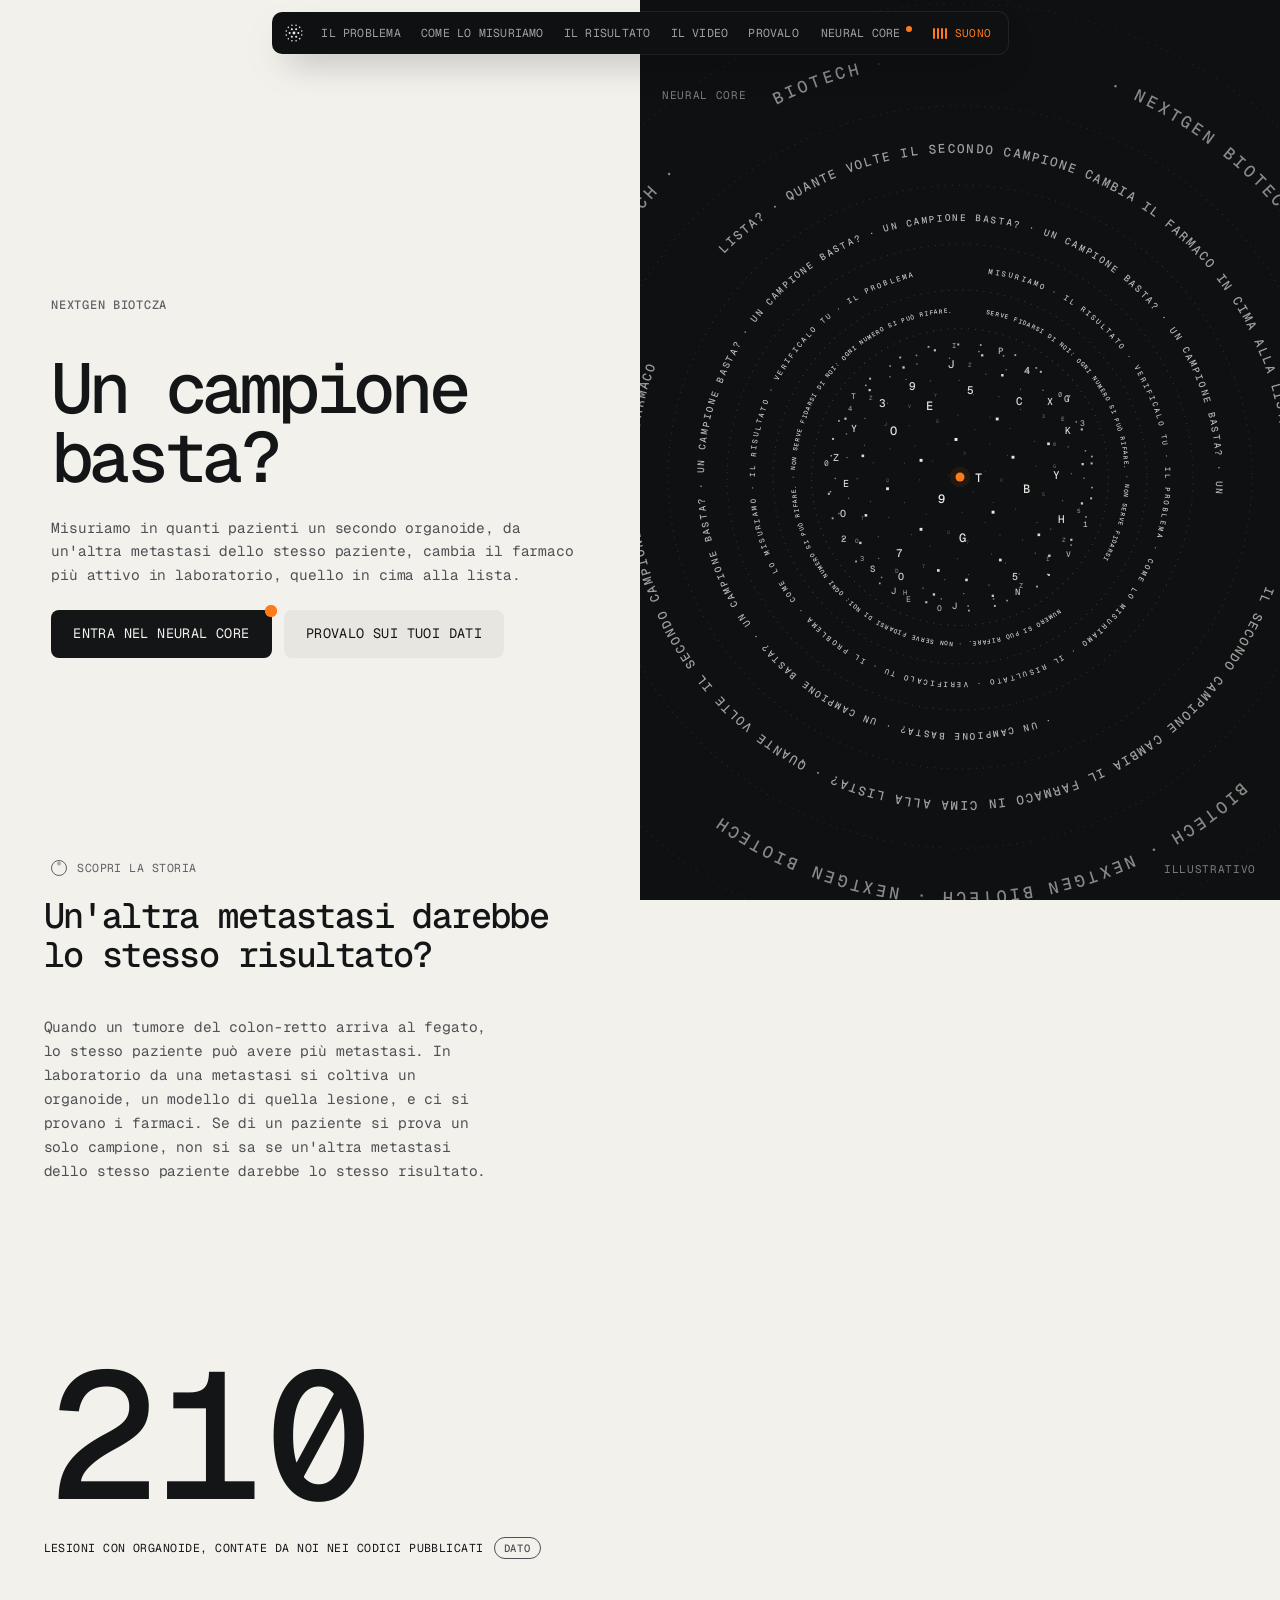
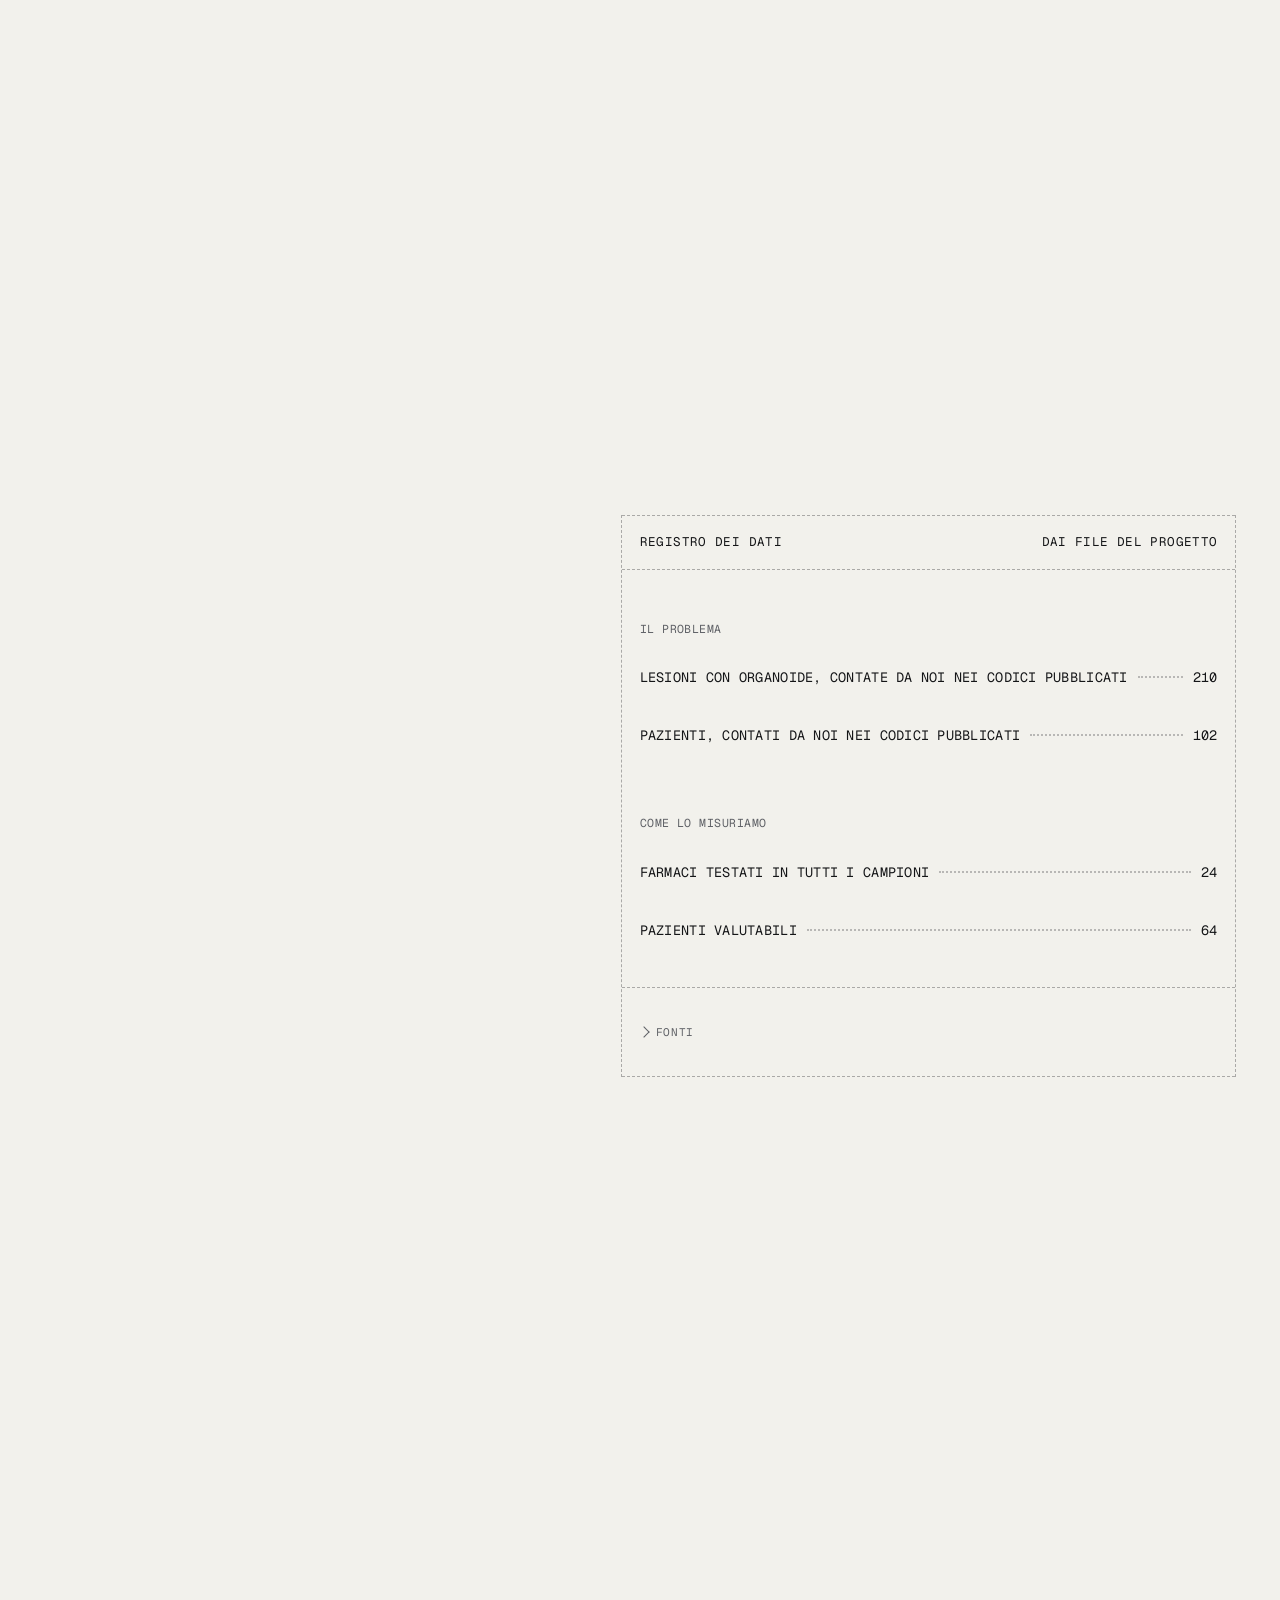
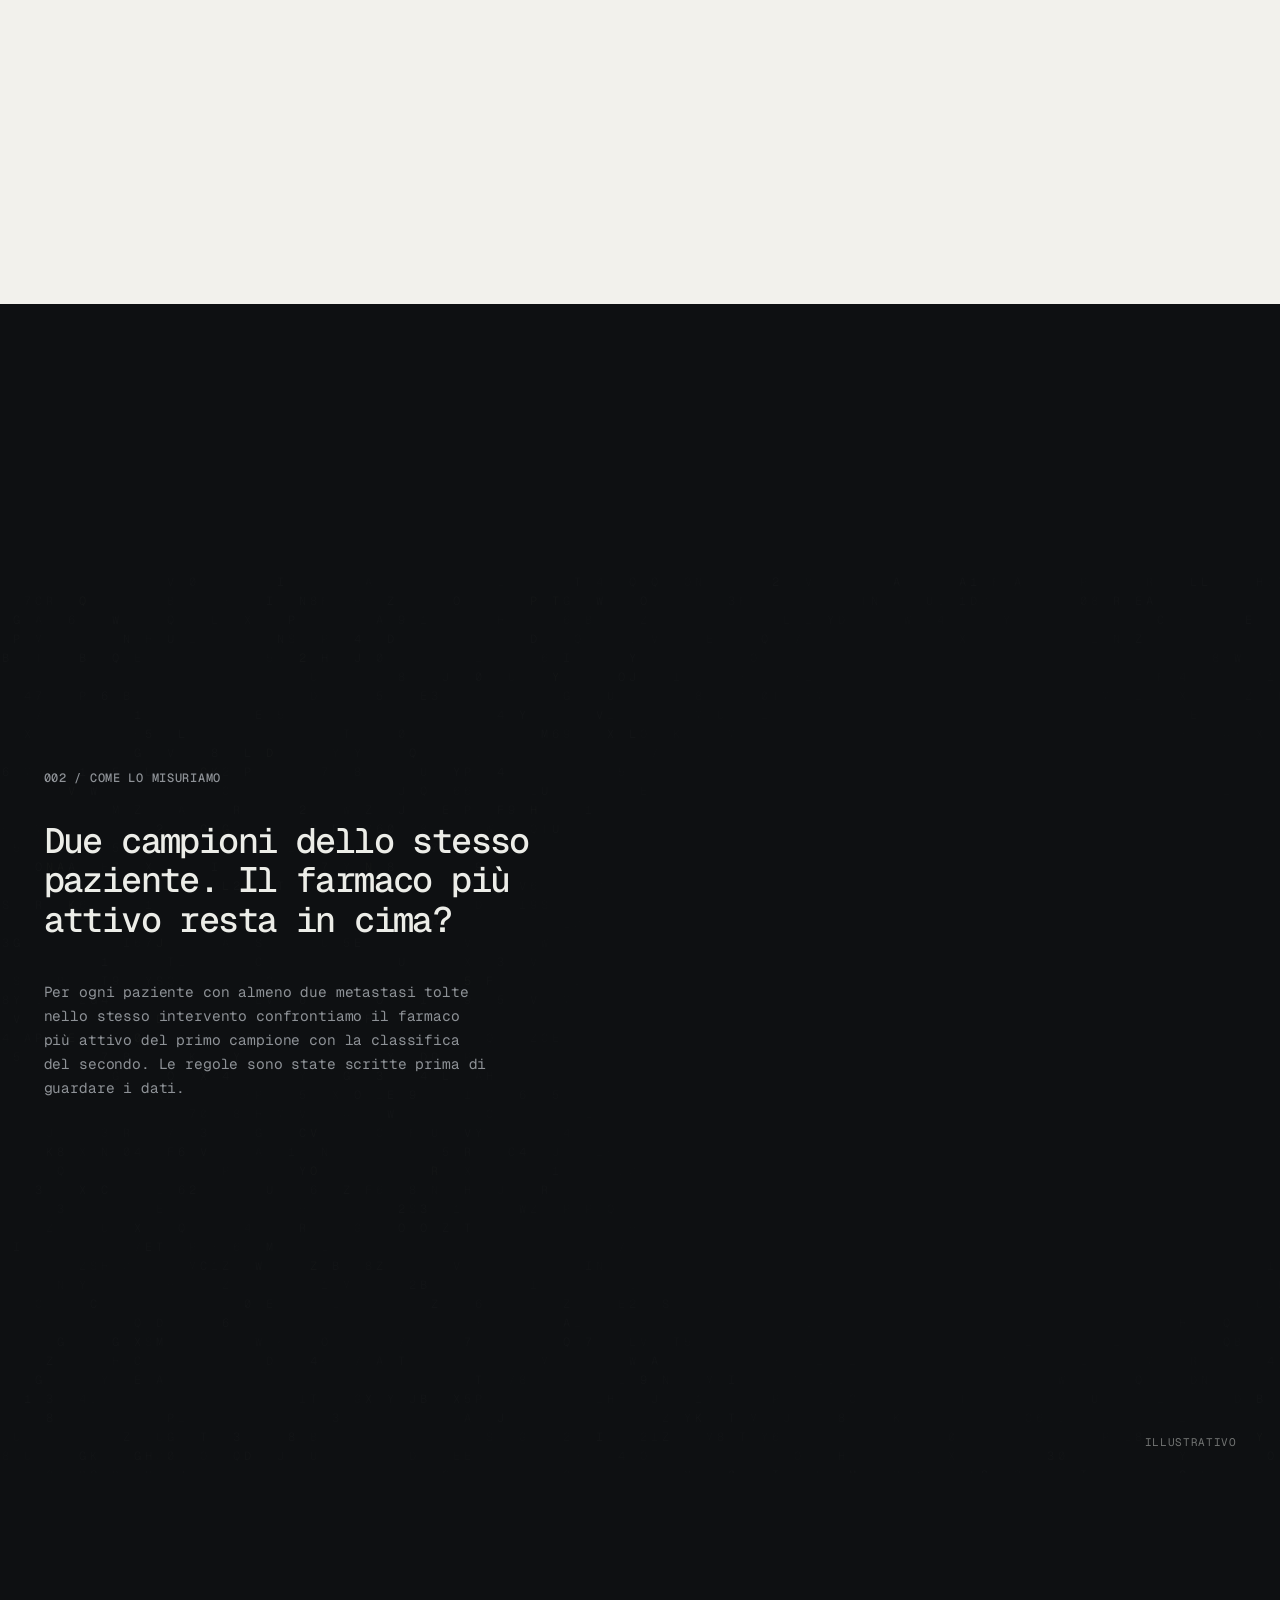
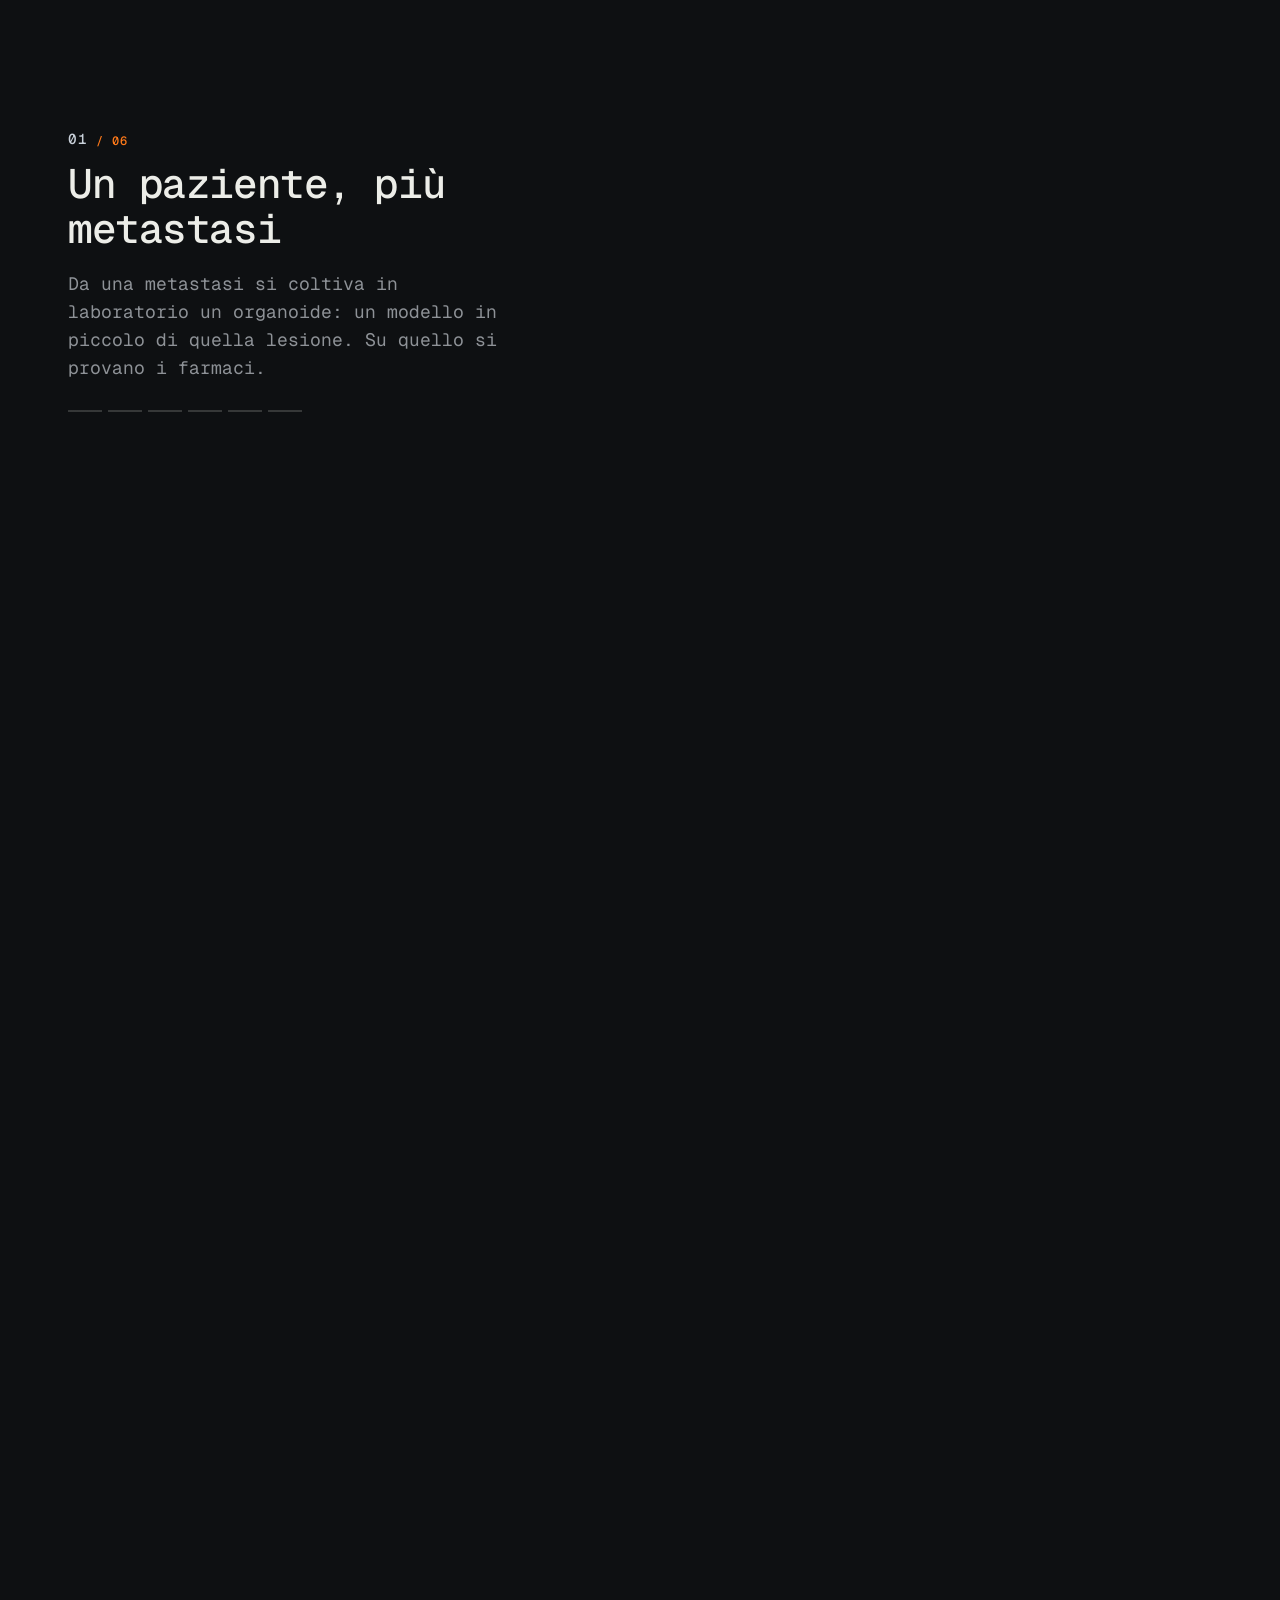
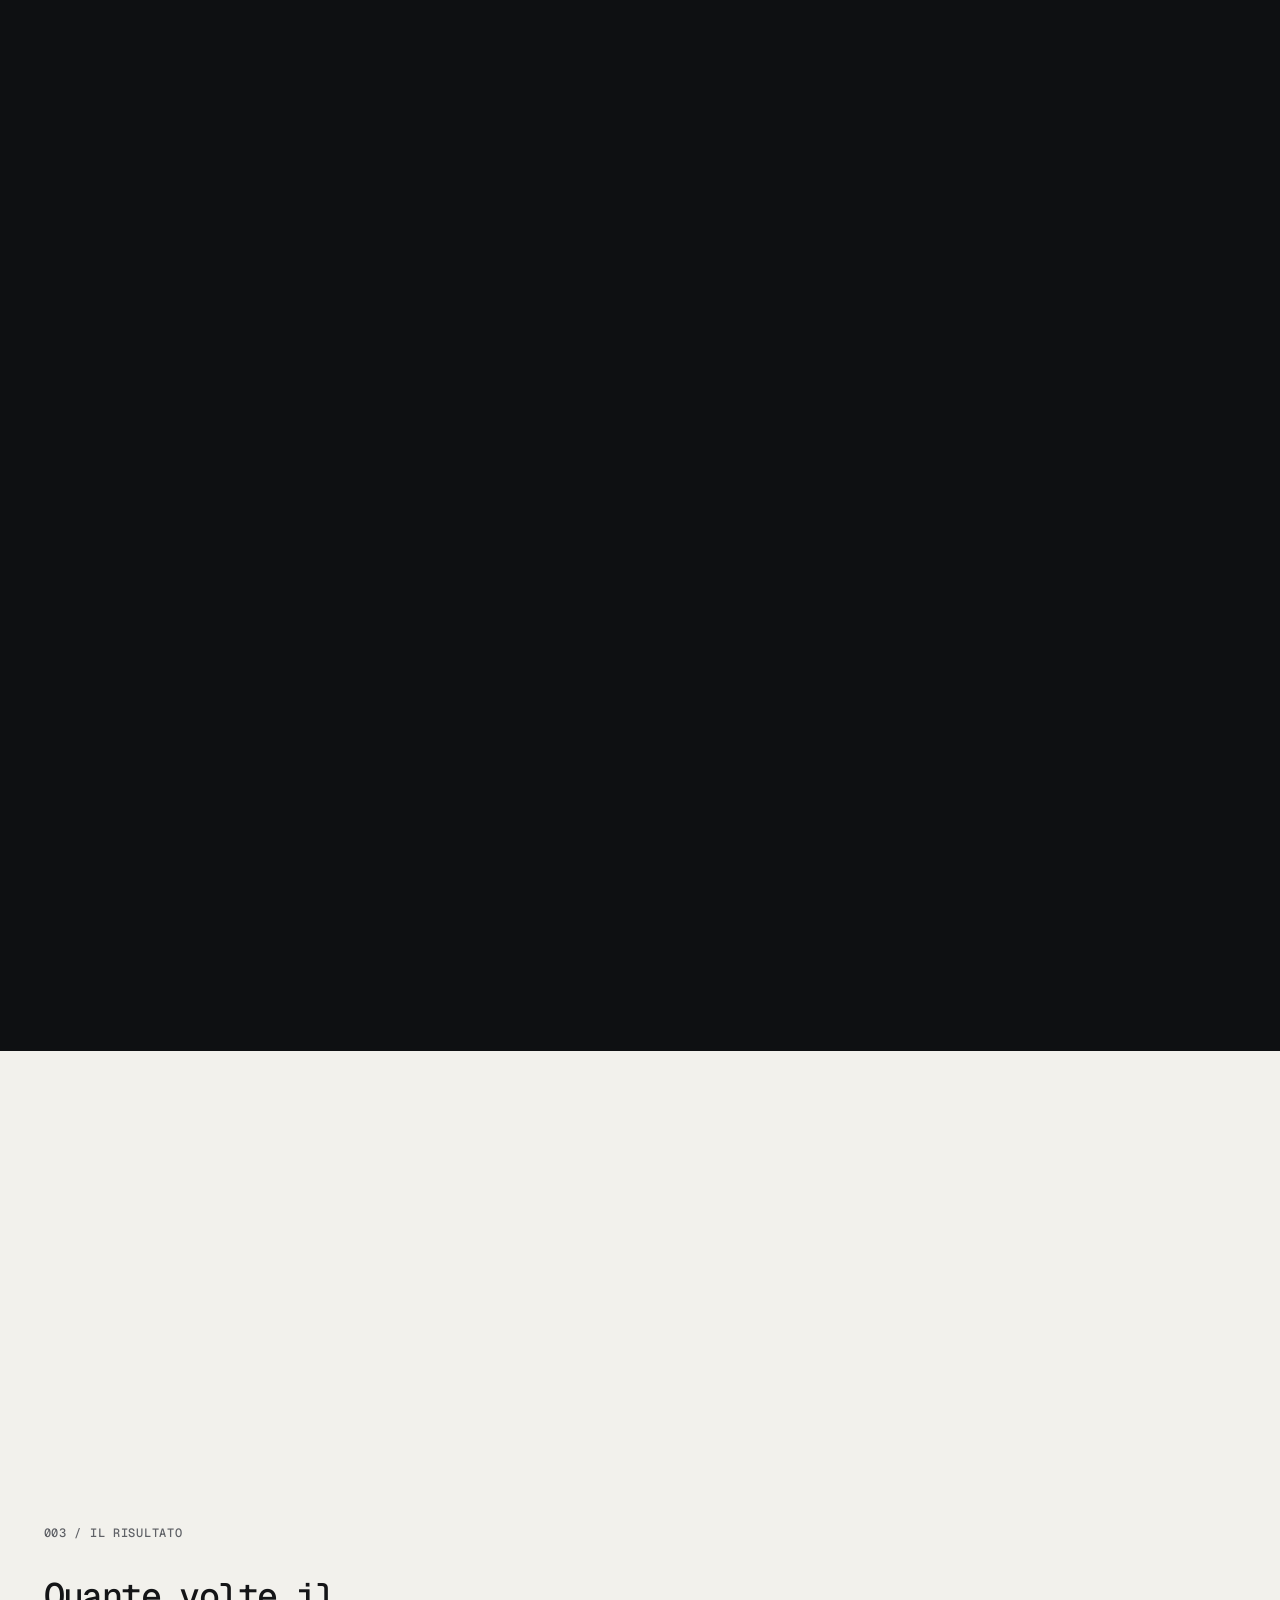
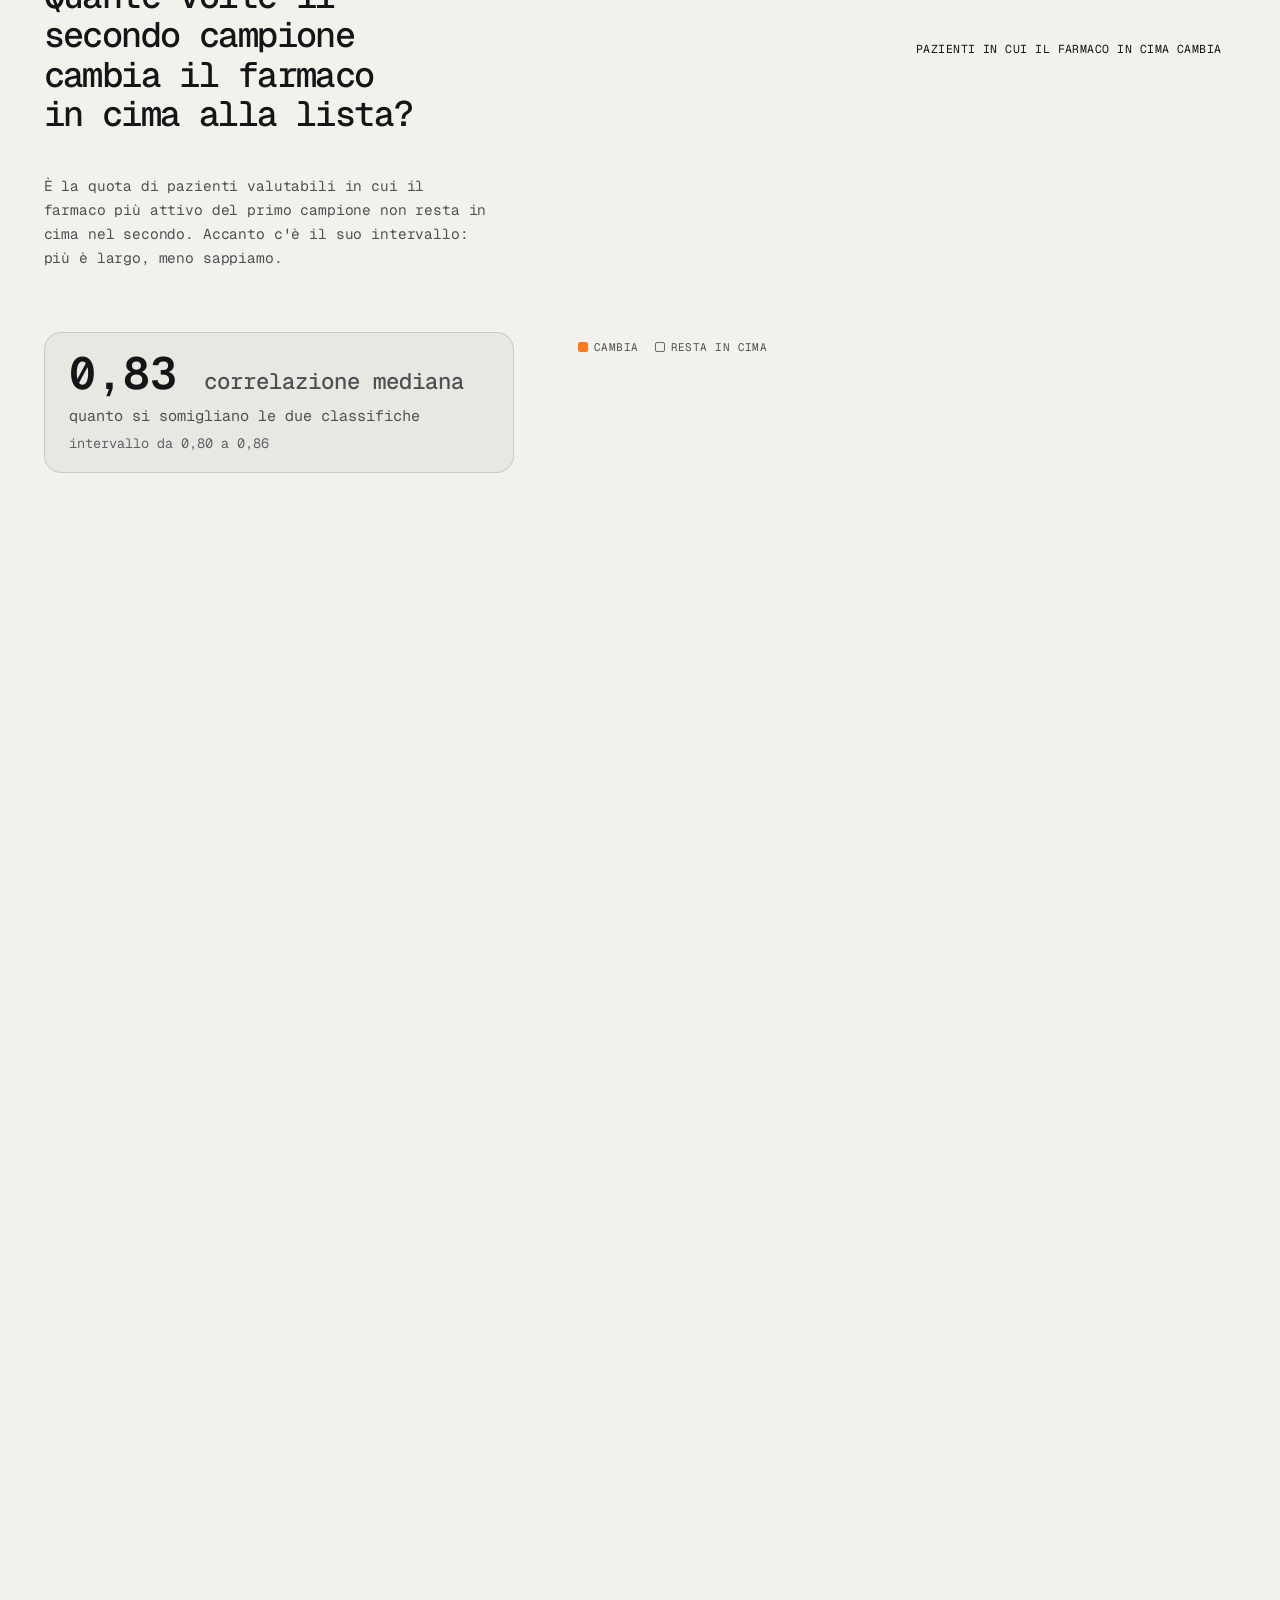
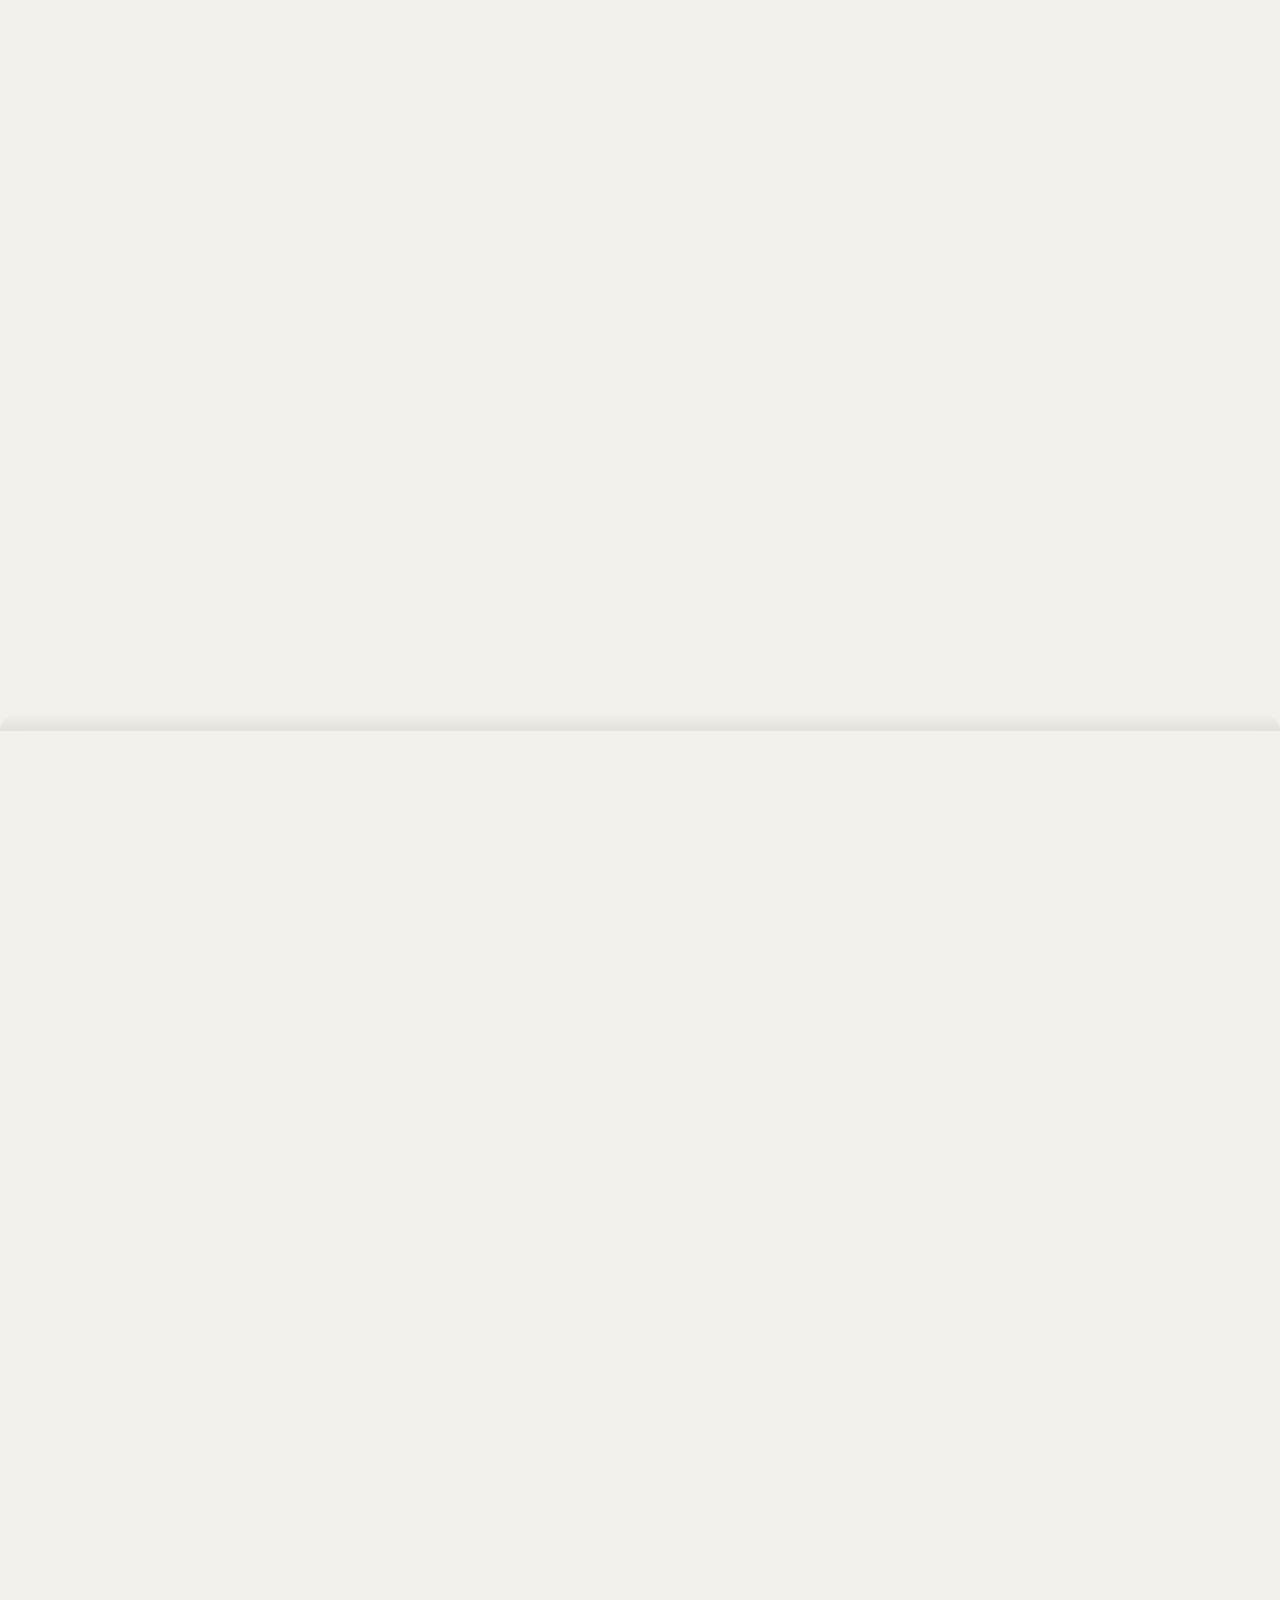
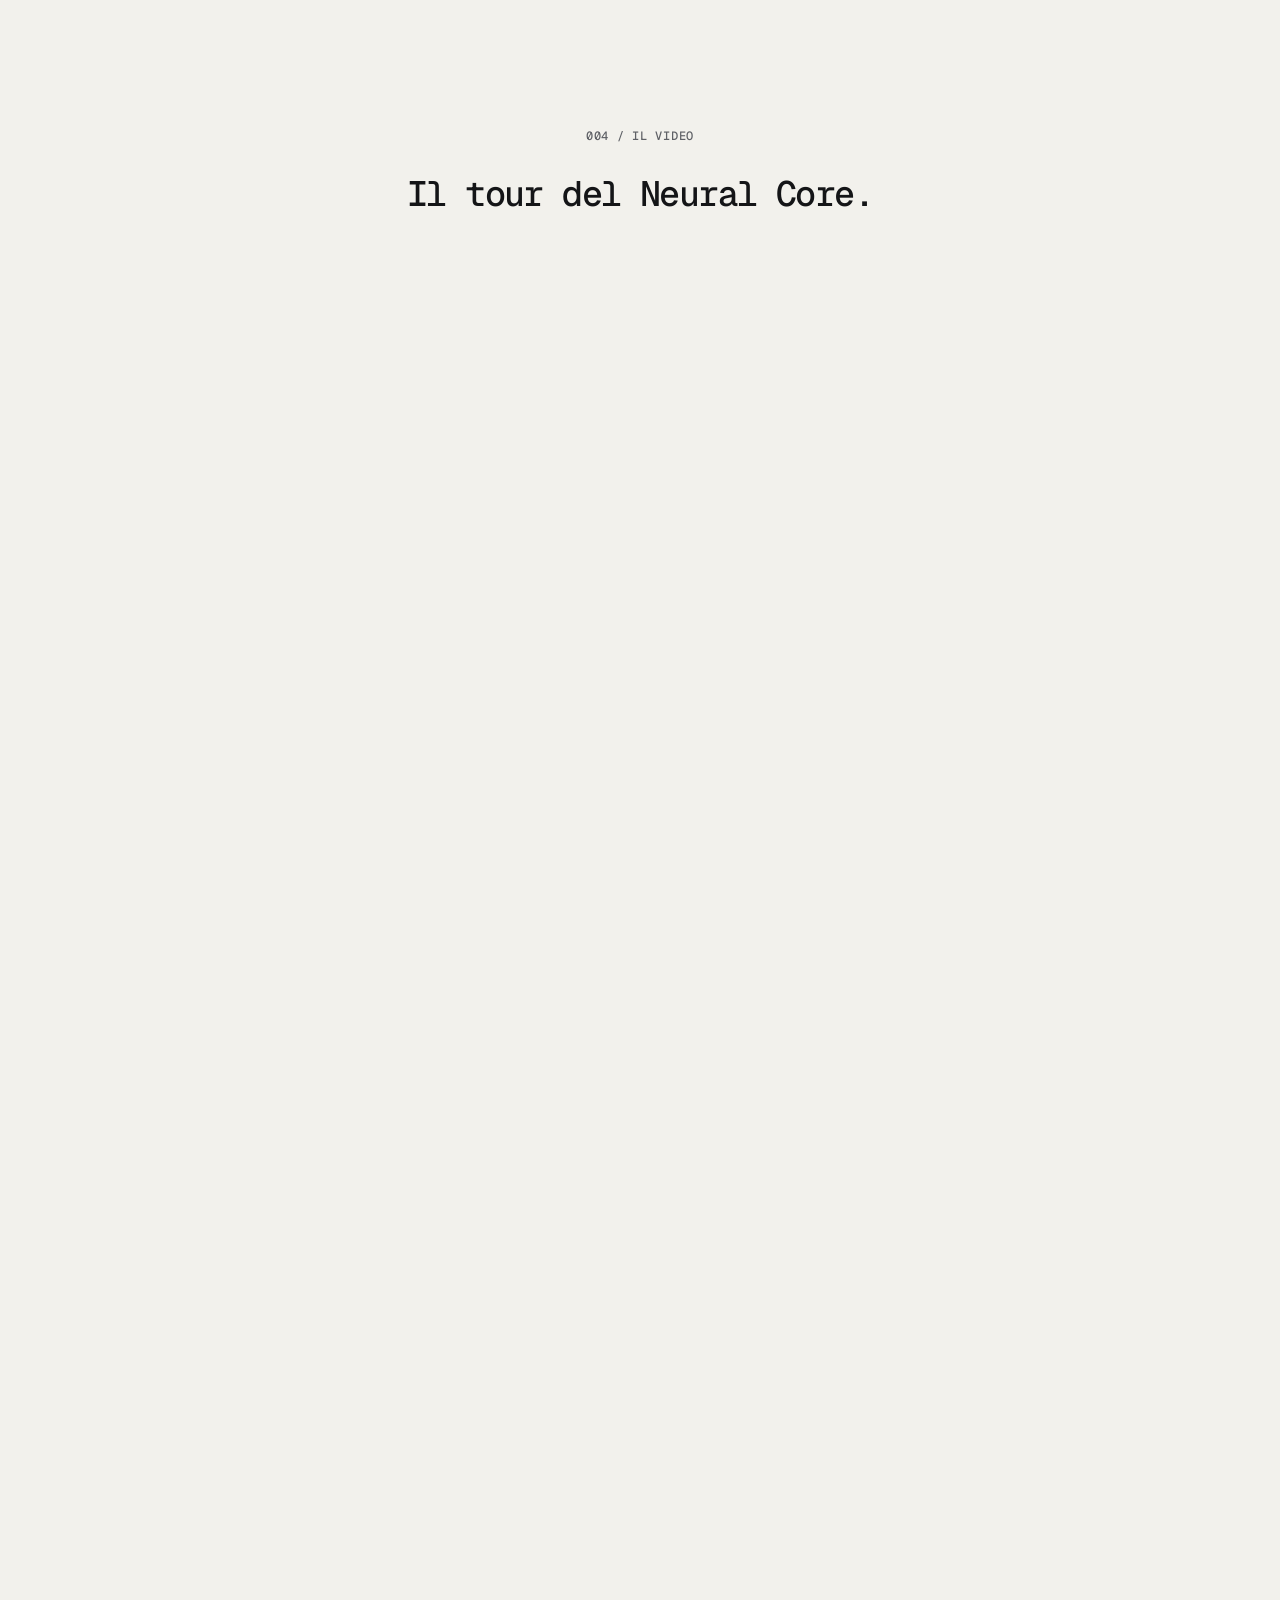
<file: index.html>
<!doctype html>
<html lang="it">
<head>
<meta charset="utf-8">
<meta name="viewport" content="width=device-width, initial-scale=1">
<meta http-equiv="Content-Security-Policy" content="default-src &#x27;self&#x27;; script-src &#x27;self&#x27;; style-src &#x27;self&#x27;; img-src &#x27;self&#x27; data: blob:; media-src &#x27;self&#x27; blob: data:; font-src &#x27;self&#x27;; connect-src &#x27;self&#x27; https://vera-viva.pannofino-work.workers.dev; object-src &#x27;none&#x27;; base-uri &#x27;self&#x27;; form-action &#x27;none&#x27;">
<meta name="referrer" content="no-referrer">
<title>Un campione basta?</title>
<meta name="description" content="Il farmaco più attivo in una metastasi è lo stesso nelle altre? Una misura su dati reali, con regole scritte prima dei risultati e ogni numero verificabile.">
<link rel="icon" type="image/svg+xml" href="favicon.svg">
<link rel="stylesheet" href="css/comune.css?v=0887cc49"><link rel="stylesheet" href="css/landing.css?v=7ad774c4"><link rel="stylesheet" href="css/design32.css?v=40162e1d">
<meta property="og:type" content="website">
<meta property="og:site_name" content="Un campione basta?">
<meta property="og:locale" content="it_IT">
<meta property="og:title" content="Un campione basta?">
<meta property="og:description" content="Il farmaco più attivo in una metastasi è lo stesso nelle altre? Una misura su dati reali, con regole scritte prima dei risultati e ogni numero verificabile.">
<meta property="og:url" content="https://veracore.it/">
<meta name="twitter:card" content="summary_large_image">
<meta name="twitter:title" content="Un campione basta?">
<meta name="twitter:description" content="Il farmaco più attivo in una metastasi è lo stesso nelle altre? Una misura su dati reali, con regole scritte prima dei risultati e ogni numero verificabile.">
<meta property="og:image" content="https://veracore.it/media/anteprima.jpg">
<meta property="og:image:type" content="image/jpeg">
<meta property="og:image:width" content="1200">
<meta property="og:image:height" content="630">
<meta property="og:image:alt" content="La sfera del Neural Core: pazienti, campioni e farmaci come punti luminosi collegati da filamenti.">
<meta name="twitter:image" content="https://veracore.it/media/anteprima.jpg">
<meta name="twitter:image:alt" content="La sfera del Neural Core: pazienti, campioni e farmaci come punti luminosi collegati da filamenti.">
<link rel="preload" href="fornitori/font/geist-mono-latin-wght-normal.woff2" as="font" type="font/woff2" crossorigin>
<link rel="preload" href="v32/design32.js?v=99fbe5ea" as="script">
<script src="v32/design32.js?v=99fbe5ea" defer></script>
<script src="v32/transizione32.js?v=028c5428" defer></script>
<script src="landing.js?v=0e29acc8" defer></script>
<link rel="stylesheet" href="vera/vera.css?v=68ce7497">
<script src="vera/vera.js?v=71418c33" defer></script>
<link rel="stylesheet" href="vera/vera_voce.css?v=be5ca6a3">
<script src="vera/vera_voce.js?v=2cbdd2e4" defer></script>
<link rel="stylesheet" href="css/un_carattere.css?v=f7c9781e">
</head>
<body class="landing v32">
<a class="salta" href="#contenuto">Vai al contenuto</a>
<div class="pagina" data-design="32" data-parole="{&quot;nome&quot;: &quot;VERA&quot;, &quot;marca&quot;: &quot;&quot;, &quot;catalogo&quot;: &quot;vera/catalogo.json?v=951af781&quot;, &quot;stati_js&quot;: {&quot;caricamento&quot;: &quot;Apro il catalogo verificato…&quot;, &quot;nessuna_fonte&quot;: &quot;nessuna fonte&quot;}, &quot;risposta&quot;: {&quot;aria&quot;: &quot;Risposta di {nome}&quot;, &quot;posso_risponderti&quot;: &quot;Posso risponderti su:&quot;, &quot;altri&quot;: &quot;Altri comandi: pausa, testo intero, ferma&quot;, &quot;pausa&quot;: &quot;Pausa&quot;, &quot;riprendi&quot;: &quot;Riprendi&quot;, &quot;tutto&quot;: &quot;Testo intero&quot;, &quot;ferma&quot;: &quot;Ferma&quot;, &quot;torna&quot;: &quot;Torna al Neural Core&quot;, &quot;impronta&quot;: &quot;Impronta&quot;, &quot;copia&quot;: &quot;Copia&quot;, &quot;copiata&quot;: &quot;Copiata&quot;, &quot;selezionata&quot;: &quot;Selezionata&quot;, &quot;riga&quot;: &quot;riga&quot;, &quot;esiti&quot;: {&quot;preparata&quot;: &quot;Risposta preparata e verificata in anticipo&quot;, &quot;verificata&quot;: &quot;Frasi verificate&quot;, &quot;rifiutata&quot;: &quot;Rifiuto&quot;, &quot;ripiego&quot;: &quot;Senza risposta dal vivo&quot;}, &quot;nota_preparata&quot;: &quot;Dal catalogo verificato: ogni frase ha la sua fonte.&quot;, &quot;nota_verificata&quot;: &quot;Dal vivo: ogni frase è passata dal verificatore.&quot;, &quot;interrotta&quot;: &quot;Il testo è completo qui sopra.&quot;, &quot;voce_riprova&quot;: &quot;La voce non è partita: tocca per riprovare&quot;}, &quot;video&quot;: {&quot;etichetta&quot;: &quot;Il video&quot;, &quot;titolo&quot;: &quot;Il tour del Neural Core.&quot;, &quot;pausa&quot;: &quot;Pausa&quot;, &quot;riproduci&quot;: &quot;Riproduci&quot;, &quot;audio&quot;: &quot;Audio&quot;, &quot;vai&quot;: &quot;Vai alla scena&quot;, &quot;fonte&quot;: &quot;Scene dal tour del sito (dati/tour.json)&quot;, &quot;scorri&quot;: &quot;Scorri&quot;}, &quot;metodo&quot;: {&quot;campioni&quot;: [&quot;Campione 1&quot;, &quot;Campione 2&quot;], &quot;etichette&quot;: {&quot;f1&quot;: &quot;F1 · IL PIÙ ATTIVO&quot;, &quot;sec&quot;: &quot;NEL SECONDO: NON PIÙ IN CIMA&quot;}}, &quot;core&quot;: {&quot;stati&quot;: {&quot;pronta&quot;: &quot;Pronta&quot;, &quot;preparata&quot;: &quot;Risposta preparata&quot;, &quot;inviata&quot;: &quot;Cerca le prove&quot;, &quot;parla&quot;: &quot;Risponde&quot;, &quot;finita&quot;: &quot;Ha risposto&quot;, &quot;rifiuto&quot;: &quot;Rifiuto&quot;}, &quot;nodi&quot;: {&quot;domanda&quot;: &quot;Domanda&quot;, &quot;presa&quot;: &quot;Presa in carico&quot;, &quot;fonte&quot;: &quot;Fonte&quot;, &quot;risposta&quot;: &quot;Risposta&quot;, &quot;esito&quot;: &quot;Verificatore&quot;}, &quot;anello&quot;: {&quot;pronta&quot;: &quot;PRONTA&quot;, &quot;inviata&quot;: &quot;DOMANDA RICEVUTA&quot;, &quot;fonte&quot;: &quot;FONTE&quot;, &quot;risposta&quot;: &quot;RISPOSTA&quot;, &quot;rifiuto&quot;: &quot;RISPONDO SOLO CON LE PROVE DEL PROGETTO&quot;}, &quot;fusione&quot;: &quot;Controllo le prove&quot;, &quot;satelliti&quot;: {&quot;METODO&quot;: &quot;METODO&quot;, &quot;DATI&quot;: &quot;DATI&quot;, &quot;EVIDENZE&quot;: &quot;FONTI&quot;, &quot;VERIFICATORE&quot;: &quot;VERIFICATORE&quot;}, &quot;via&quot;: {&quot;preparata&quot;: &quot;Preparata&quot;, &quot;scritta&quot;: &quot;Scritta&quot;}, &quot;voce&quot;: {&quot;attiva&quot;: &quot;Attiva la voce&quot;, &quot;spenta&quot;: &quot;Voce spenta&quot;, &quot;accesa&quot;: &quot;Voce accesa&quot;, &quot;aria&quot;: &quot;Voce di {nome}: l&#x27;audio già preparato delle risposte, solo dove coincide con il testo&quot;}, &quot;nessuna&quot;: &quot;Questa domanda non è tra quelle preparate: scegline una dall&#x27;elenco.&quot;, &quot;chiedi&quot;: &quot;Chiedi&quot;, &quot;microfono&quot;: {&quot;aria&quot;: &quot;Fai la domanda a voce&quot;, &quot;ferma_aria&quot;: &quot;Smetti di ascoltare&quot;, &quot;ascolta&quot;: &quot;Ascolta&quot;, &quot;avviso&quot;: &quot;La voce viene trascritta dal riconoscimento vocale del tuo browser, che può inviarla al suo fornitore. Noi riceviamo solo il testo e non lo salviamo.&quot;, &quot;errore&quot;: &quot;Microfono non disponibile: attiva la Dettatura nelle impostazioni o scrivi la domanda.&quot;, &quot;errore_prima&quot;: &quot;Microfono non disponibile: scrivi la domanda.&quot;, &quot;ascolto_riga&quot;: &quot;Ti ascolto… tocca il microfono per fermare&quot;, &quot;niente&quot;: &quot;Non ho sentito niente: riprova o scrivi la domanda.&quot;}}, &quot;suono&quot;: {&quot;eti&quot;: &quot;Suono&quot;, &quot;riprendi&quot;: &quot;Riprendi&quot;, &quot;aria_spento&quot;: &quot;Suono dell’ambiente spento: premi per accenderlo&quot;, &quot;aria_acceso&quot;: &quot;Suono dell’ambiente acceso: premi per spegnerlo&quot;, &quot;aria_riprendi&quot;: &quot;Suono dell’ambiente: l’avevi acceso, premi per riprenderlo&quot;, &quot;volume&quot;: &quot;Volume&quot;, &quot;volume_aria&quot;: &quot;Volume del suono dell’ambiente&quot;, &quot;nota&quot;: &quot;Suono generato dal vivo nel browser, senza file. Si abbassa quando {nome} parla.&quot;, &quot;non_partito&quot;: &quot;Il suono non è partito: tocca di nuovo&quot;}, &quot;trascina&quot;: {&quot;riga&quot;: &quot;valore misurato: {valore}&quot;}, &quot;audio&quot;: &quot;vera/audio_preparato.json?v=5f92a89b&quot;, &quot;anelli&quot;: [&quot;NON SERVE FIDARSI DI NOI: OGNI NUMERO SI PUÒ RIFARE.&quot;, &quot;IL PROBLEMA · COME LO MISURIAMO · IL RISULTATO · VERIFICALO TU&quot;, &quot;UN CAMPIONE BASTA?&quot;, &quot;QUANTE VOLTE IL SECONDO CAMPIONE CAMBIA IL FARMACO IN CIMA ALLA LISTA?&quot;, &quot;NEXTGEN BIOTECH&quot;, &quot;COME LO MISURIAMO&quot;], &quot;vocabolario&quot;: &quot;IL PROBLEMA COME LO MISURIAMO IL RISULTATO VERIFICALO TU UN&#x27;ALTRA METASTASI DAREBBE LO STESSO RISULTATO? DUE CAMPIONI DELLO STESSO PAZIENTE. IL FARMACO PIÙ ATTIVO RESTA IN CIMA? QUANTE VOLTE IL SECONDO CAMPIONE CAMBIA IL FARMACO IN CIMA ALLA LISTA? NON SERVE FIDARSI DI NOI: OGNI NUMERO SI PUÒ RIFARE.&quot;, &quot;microfono_acceso&quot;: true, &quot;ingresso_con_suono&quot;: true, &quot;ingresso&quot;: {&quot;entra&quot;: &quot;Entra&quot;, &quot;senza_suono&quot;: &quot;Entra senza suono&quot;}, &quot;bagliore_v2&quot;: true}"><div class="nav-guscio"><nav class="nav" aria-label="Il percorso"><div class="nav-riga"><a class="nav-logo" href="#apertura" aria-label="Torna all&#x27;inizio"><svg viewBox="0 0 24 24" aria-hidden="true"><circle cx="12" cy="12" r="1.7"></circle><circle cx="17.2" cy="12" r="1.25"></circle><circle cx="14.6" cy="16.5" r="1.25"></circle><circle cx="9.4" cy="16.5" r="1.25"></circle><circle cx="6.8" cy="12" r="1.25"></circle><circle cx="9.4" cy="7.5" r="1.25"></circle><circle cx="14.6" cy="7.5" r="1.25"></circle><circle cx="21.28" cy="14.47" r="0.95"></circle><circle cx="18.8" cy="18.78" r="0.95"></circle><circle cx="14.5" cy="21.27" r="0.95"></circle><circle cx="9.53" cy="21.28" r="0.95"></circle><circle cx="5.22" cy="18.8" r="0.95"></circle><circle cx="2.73" cy="14.5" r="0.95"></circle><circle cx="2.72" cy="9.53" r="0.95"></circle><circle cx="5.2" cy="5.22" r="0.95"></circle><circle cx="9.5" cy="2.73" r="0.95"></circle><circle cx="14.47" cy="2.72" r="0.95"></circle><circle cx="18.78" cy="5.2" r="0.95"></circle><circle cx="21.27" cy="9.5" r="0.95"></circle></svg></a><a class="nav-voce ampia" href="#problema" data-vai="problema">Il problema</a><a class="nav-voce ampia" href="#misura" data-vai="misura">Come lo misuriamo</a><a class="nav-voce ampia" href="#risultato" data-vai="risultato">Il risultato</a><a class="nav-voce ampia" href="#video" data-vai="video">Il video</a><a class="nav-voce nav-provalo" href="#provalo" data-vai="provalo">Provalo</a><span class="nav-spazio"></span><a class="nav-voce" href="#core" data-vai="core">Neural Core<span class="punto" aria-hidden="true"></span></a><span class="nav-suono-guscio"><button class="nav-suono" type="button" data-suono-tasto="1" aria-pressed="false" aria-label="Suono dell’ambiente spento: premi per accenderlo"><span class="barre" aria-hidden="true"><i></i><i></i><i></i><i></i></span><span class="eti" data-suono-eti="1">Suono</span></button><span class="suono-pannello" data-suono-pannello="1"><label class="suono-vol"><span>Volume</span><input type="range" min="0" max="100" step="1" value="60" data-suono-vol="1" aria-label="Volume del suono dell’ambiente"></label><span class="suono-nota" data-suono-nota="1">Suono generato dal vivo nel browser, senza file. Si abbassa quando VERA parla.</span><span class="suono-nota suono-nonpartito" data-suono-nonpartito="1" role="status" hidden>Il suono non è partito: tocca di nuovo</span></span></span></div></nav></div><main id="contenuto" tabindex="-1"><section class="tuffo prima-parte" id="apertura" data-sezione="apertura" data-tuffo="apertura" aria-labelledby="titolo-apertura"><div class="tuffo-fisso"><div class="tuffo-carta"><div class="tuffo-testo"><p class="occhiello" data-scramble="1">NextGen Biotech</p><h1 class="titolo-1" id="titolo-apertura">Un campione basta?</h1><p class="lead messaggio" data-messaggio="config/messaggio_vera.yaml"><span class="riga">Misuriamo in quanti pazienti un secondo organoide, da un&#x27;altra metastasi dello stesso paziente, cambia il farmaco più attivo in laboratorio, quello in cima alla lista.</span></p><div class="tasti"><a class="tasto scuro tasto-core" href="#core">Entra nel Neural Core<span class="punto-stato" aria-hidden="true"></span></a><a class="tasto chiaro tasto-provalo" href="crash-test/strumenti/crash_test_browser/">Provalo sui tuoi dati</a></div></div><p class="indizio" aria-hidden="true"><span class="cerchio"></span>Scopri la storia</p></div><div class="tuffo-scuro" aria-hidden="true"><div class="sfera-ferma" data-sfera-ferma="1"><span class="sf-anello"></span><span class="sf-punti"></span><span class="sf-centro"></span></div><canvas data-core="apertura"></canvas><span class="angolo alto">Neural Core</span><span class="angolo basso">illustrativo</span></div></div></section><section class="problema prima-parte" id="problema" data-sezione="problema" aria-labelledby="titolo-problema"><div class="contenitore"><div class="problema-griglia"><div class="problema-sx"><div class="testo"><p class="occhiello"><span data-scramble="1">001 / Il problema</span></p><h2 class="titolo-2" id="titolo-problema">Un&#x27;altra metastasi darebbe lo stesso risultato?</h2><p class="corpo a-passi"><span class="frase-passo" data-righe="0 1">Quando un tumore del colon-retto arriva al fegato, lo stesso paziente può avere più metastasi.</span> <span class="frase-passo" data-righe="2">In laboratorio da una metastasi si coltiva un organoide, un modello di quella lesione, e ci si provano i farmaci.</span> <span class="frase-passo" data-righe="3">Se di un paziente si prova un solo campione, non si sa se un&#x27;altra metastasi dello stesso paziente darebbe lo stesso risultato.</span></p></div><div class="contatore-blocco"><div class="contatore" data-odometro="problema" role="img" aria-label="210"><span class="cifra"><span class="striscia"><span>0</span><span>1</span><span>2</span><span>3</span><span>4</span><span>5</span><span>6</span><span>7</span><span>8</span><span>9</span><span>?</span><span>&#160;</span></span></span><span class="cifra"><span class="striscia"><span>0</span><span>1</span><span>2</span><span>3</span><span>4</span><span>5</span><span>6</span><span>7</span><span>8</span><span>9</span><span>?</span><span>&#160;</span></span></span><span class="cifra"><span class="striscia"><span>0</span><span>1</span><span>2</span><span>3</span><span>4</span><span>5</span><span>6</span><span>7</span><span>8</span><span>9</span><span>?</span><span>&#160;</span></span></span></div><p class="contatore-piede"><span data-odometro-eti="problema">lesioni con organoide, contate da noi nei codici pubblicati</span><span class="chip dato" data-odometro-chip="problema">Dato</span></p></div></div><div class="registro"><div class="registro-scatola" data-registro="1"><div class="scansione" aria-hidden="true"></div><div class="registro-testa"><span>Registro dei dati</span><span>Dai file del progetto</span></div><div class="registro-gruppo"><span>Il problema</span><span></span></div><div class="registro-riga" data-valore="210" data-eti="lesioni con organoide, contate da noi nei codici pubblicati" data-chip="Dato" title="evidence/replica_sessione/DATA_AUDIT.csv · riga 49 · valore · impronta c543f560b608…"><span class="voce">lesioni con organoide, contate da noi nei codici pubblicati</span><span class="puntini" aria-hidden="true"></span><span class="val">210</span></div><div class="registro-riga" data-valore="102" data-eti="pazienti, contati da noi nei codici pubblicati" data-chip="Dato" title="evidence/replica_sessione/DATA_AUDIT.csv · riga 15 · valore · impronta c543f560b608…"><span class="voce">pazienti, contati da noi nei codici pubblicati</span><span class="puntini" aria-hidden="true"></span><span class="val">102</span></div><div class="registro-gruppo"><span>Come lo misuriamo</span><span></span></div><div class="registro-riga" data-valore="24" data-eti="farmaci testati in tutti i campioni" data-chip="Dato" title="results/s5_rapporto_conteggi.csv · riga 8 · valore · impronta 608da0749e7f…"><span class="voce">farmaci testati in tutti i campioni</span><span class="puntini" aria-hidden="true"></span><span class="val">24</span></div><div class="registro-riga" data-valore="64" data-eti="pazienti valutabili" data-chip="Dato" title="results/analisi_primaria.csv · riga 30 · denominatore · impronta 02bc37a64498c473…"><span class="voce">pazienti valutabili</span><span class="puntini" aria-hidden="true"></span><span class="val">64</span></div><div class="registro-coda fonte"><details class="fonti-32"><summary>Fonti</summary><div class="fonti-corpo"><ul class="fonti-lista"><li><span class="fonti-nome">lesioni con organoide, contate da noi nei codici pubblicati</span><span class="fonti-parte">evidence/replica_sessione/DATA_AUDIT.csv</span><span class="fonti-parte">riga 49</span><span class="fonti-parte">valore</span><span class="fonti-parte">impronta c543f560b608…</span></li><li><span class="fonti-nome">pazienti, contati da noi nei codici pubblicati</span><span class="fonti-parte">evidence/replica_sessione/DATA_AUDIT.csv</span><span class="fonti-parte">riga 15</span><span class="fonti-parte">valore</span><span class="fonti-parte">impronta c543f560b608…</span></li><li><span class="fonti-nome">farmaci testati in tutti i campioni</span><span class="fonti-parte">results/s5_rapporto_conteggi.csv</span><span class="fonti-parte">riga 8</span><span class="fonti-parte">valore</span><span class="fonti-parte">impronta 608da0749e7f…</span></li><li><span class="fonti-nome">pazienti valutabili</span><span class="fonti-parte">results/analisi_primaria.csv</span><span class="fonti-parte">riga 30</span><span class="fonti-parte">denominatore</span><span class="fonti-parte">impronta 02bc37a64498c473…</span></li></ul><details class="pannello-documento" data-documento="docs/DIFFERENZE_DESCRITTIVE.md"><summary>Registro delle differenze con l&#x27;articolo</summary><div class="corpo-documento"><p>Questo registro confronta alcuni conteggi della <strong>struttura</strong> dei dati pubblicati con quelli dichiarati dagli autori. Fonte: Kryeziu et al., <em>Cell Reports Medicine</em> 2026 (e preprint su Research Square, 2025). Non contiene numeri: i valori, nostri e dell'articolo, con la fonte e la pagina, stanno in due file.</p><ul><li><code>evidence/differenze_descrittive_codici.csv</code>: solo codici dei campioni, per ricontrollare a mano le voci.</li></ul><p>Ogni voce porta la stessa nota: <strong>differenza descrittiva tra la nostra lettura dei codici e quella degli autori; non cambia le regole preregistrate.</strong> Una differenza qui non è un errore di nessuno e non sposta nessuna regola: dice soltanto che contando dai codici pubblicati si ottiene un numero diverso da quello scritto nel testo, e perché.</p><h4>Che cosa si legge (e che cosa no)</h4><p>Solo struttura:</p><ul><li>da <strong>Data S1</strong> le colonne <code>sample_id</code> e <code>patient</code>;</li><li>da <strong>Data S5</strong> la colonna <code>sample_id</code> e le colonne <code>run_id_harmonize</code>, <code>run_id_lib1</code>, <code>run_id_lib2</code> (per i <code>run_id</code> conta solo se la cella è piena);</li><li>dal <strong>test dei dati</strong> (<code>DATA_AUDIT.csv</code>) la riga del numero di lesioni.</li></ul><p>Nessuna colonna dei farmaci e nessun DSS: il programma chiede le colonne per nome e un test controlla che non ne chieda altre. Paziente e intervento vengono dal nome del campione, con la convenzione degli autori (<code>docs/CONVENZIONE_NOMI.md</code>): un nome che non la rispetta è escluso e contato. Prima della lettura il programma controlla che i due file siano quelli della preregistrazione (stessa impronta SHA256).</p><h4>Le voci</h4><ul><li><strong>Organoidi.</strong> Quanti organoidi (PDO) ci sono in Data S5, uno per riga, contro gli organoidi del biobanco dichiarati dagli autori (Summary, Introduzione e Figura 2). Il numero dell'articolo si riferisce agli organoidi, non alle lesioni.</li><li><strong>Pazienti.</strong> I pazienti distinti nei codici di Data S5, contro i pazienti della stessa frase degli autori.</li><li><strong>Pazienti con più lesioni e i loro organoidi.</strong> I pazienti con almeno due lesioni diverse, in qualunque intervento, e tutti i loro organoidi, contro i pazienti e gli organoidi della figura sui PDO di più lesioni (legenda della Figura 6A).</li><li><strong>Pazienti con due organoidi dello stesso intervento.</strong> Accanto alla voce precedente: qui le lesioni devono venire dalla stessa resezione, come nella Figura 6E, che è la parte 1 del controllo D8. Il D8 conta in più solo gli organoidi con almeno un DSS nei farmaci del pannello: qui i DSS non si leggono.</li><li><strong>Coppie spaziali.</strong> Le coppie di organoidi dello stesso intervento, contate dai soli codici di Data S5, contro le coppie della figura sull'eterogeneità (Figura 6B).</li><li><strong>Coppie tra pazienti.</strong> Una coppia per ogni coppia di pazienti presenti nei codici, contro la stessa figura.</li><li><strong>Organoidi con entrambe le librerie.</strong> Gli organoidi di Data S5 con <code>run_id_lib1</code> e <code>run_id_lib2</code> entrambi pieni, contro quelli che gli autori dicono testati con le due librerie (STAR Methods).</li><li><strong>Pazienti di quegli organoidi</strong>, secondo la convenzione dei nomi, contro i pazienti della stessa frase degli autori.</li><li><strong>Interventi di quegli organoidi</strong>: gli autori non lo dichiarano; lo riportiamo perché un paziente può avere più interventi, e questo può spiegare la differenza sui pazienti.</li><li><strong>Controllo con Data S1</strong>: quanti dei codici di quegli organoidi compaiono in Data S1 e quanti hanno lo stesso paziente della convenzione dei nomi.</li><li><strong>Codici validi e non validi</strong>: i conteggi di base da cui partono le voci qui sopra.</li></ul><p>Nel file dei codici ci sono, per ricontrollarle a mano, le coppie spaziali e temporali, gli organoidi con entrambe le librerie, i pazienti con più lesioni (con il numero delle loro lesioni e dei loro organoidi) e i pazienti con due organoidi dello stesso intervento.</p><h4>Che cosa non è</h4><p>Non è un'analisi dei risultati e non legge valori di risposta. Non cambia il controllo D8, il test dei dati né l'analisi primaria: le loro regole restano quelle preregistrate e confermate.</p><h4>Come si rifà</h4><pre><code>python -m strumenti.differenze_descrittive --s5 data/raw/Data_S5.xlsx --s1 data/raw/Data_S1.xlsx --audit evidence/replica_sessione/DATA_AUDIT.csv</code></pre><h4>I valori, nostri e dell&#x27;articolo</h4><div class="tabella-scorre" tabindex="0" role="region" aria-label="I valori, nostri e dell&#x27;articolo"><table><thead><tr><th scope=col>Voce</th><th scope=col>Nostro</th><th scope=col>Articolo</th><th scope=col>Come contiamo</th></tr></thead><tbody><tr><td><code>pdo_in_S5</code></td><td>211</td><td>213</td><td>righe di Data S5 con un sample_id (un PDO per riga)</td></tr><tr><td><code>pazienti_nei_codici</code></td><td>102</td><td>102</td><td>pazienti distinti nei codici validi di Data S5</td></tr><tr><td><code>pdo_di_pazienti_con_almeno_2_lesioni</code></td><td>174</td><td>175</td><td>tutti i PDO di Data S5 di quei pazienti</td></tr><tr><td><code>pazienti_con_almeno_2_lesioni</code></td><td>65</td><td>66</td><td>pazienti con almeno 2 lesioni diverse nei codici di Data S5, in qualunque intervento (lesione = intervento + &#x27;_&#x27; + t&lt;n&gt;)</td></tr><tr><td><code>pazienti_con_almeno_2_pdo_stesso_intervento</code></td><td>64</td><td>64</td><td>pazienti con almeno 2 PDO con lo stesso codice prima di &#x27;_&#x27; (stesso intervento), dai soli codici; il D8 conta in piu&#x27; solo i PDO con almeno un DSS nei 24 farmaci, qui non letti</td></tr><tr><td><code>lesioni</code></td><td>210</td><td>non dichiarato</td><td>riga struttura / lesioni del test dei dati (src/data_audit.py): lesione = intervento + &#x27;_&#x27; + t&lt;n&gt;, dai codici di Data S4</td></tr><tr><td><code>coppie_spaziali</code></td><td>154</td><td>151</td><td>coppie di PDO di Data S5 con lo stesso codice prima di &#x27;_&#x27; (stesso intervento), dai soli codici</td></tr><tr><td><code>coppie_temporali</code></td><td>32</td><td>27</td><td>coppie di PDO di Data S5 dello stesso paziente da interventi diversi, dai soli codici</td></tr><tr><td><code>coppie_tra_pazienti</code></td><td>5151</td><td>5151</td><td>una coppia per ogni coppia di pazienti presenti nei codici di Data S5 (n x (n-1) / 2)</td></tr><tr><td><code>pdo_entrambe_le_librerie</code></td><td>22</td><td>22</td><td>PDO di Data S5 con run_id_lib1 e run_id_lib2 entrambi pieni</td></tr><tr><td><code>pazienti_entrambe_le_librerie</code></td><td>11</td><td>12</td><td>pazienti di quei PDO secondo la convenzione dei nomi</td></tr><tr><td><code>interventi_entrambe_le_librerie</code></td><td>15</td><td>non dichiarato</td><td>interventi distinti di quei PDO secondo la convenzione dei nomi</td></tr><tr><td><code>entrambe_le_librerie_in_S1</code></td><td>15</td><td>non dichiarato</td><td>quanti di quei codici compaiono in Data S1 (colonna sample_id)</td></tr><tr><td><code>entrambe_le_librerie_concordi_con_S1</code></td><td>15</td><td>non dichiarato</td><td>quanti di quelli in Data S1 hanno lo stesso paziente della convenzione</td></tr><tr><td><code>pdo_con_codice_valido</code></td><td>211</td><td>non dichiarato</td><td>sample_id di Data S5 che rispettano la convenzione dei nomi</td></tr><tr><td><code>sample_id_non_validi</code></td><td>0</td><td>non dichiarato</td><td>sample_id di Data S5 che non rispettano la convenzione: esclusi, mai indovinati</td></tr></tbody></table></div><p class="nota fonte-documento">Dal file <code>evidence/differenze_descrittive.csv</code> (con il suo .meta.json) · impronta <code>36329e002ae71459…</code></p><p class="nota omessi">Non mostrati qui: 5 blocchi del documento che contengono un nome di persona o parlano dei dati di prova.</p><p class="nota fonte-documento">Dal file <code>docs/DIFFERENZE_DESCRITTIVE.md</code> · impronta <code>a5fe3c2788795f4e…</code></p></div></details></div></details></div></div></div></div></div></section><div class="cucitura giu prima-parte" aria-hidden="true"><canvas data-cucitura="giu"></canvas></div><section class="stanza metodo prima-parte" id="misura" data-sezione="misura" aria-labelledby="titolo-misura"><canvas class="campo" data-campo="metodo" aria-hidden="true"></canvas><div class="contenitore"><div class="metodo-griglia"><div class="metodo-sx"><header class="metodo-testa"><p class="occhiello"><span data-scramble="1">002 / Come lo misuriamo</span></p><h2 class="titolo-2" id="titolo-misura">Due campioni dello stesso paziente. Il farmaco più attivo resta in cima?</h2><p class="corpo">Per ogni paziente con almeno due metastasi tolte nello stesso intervento confrontiamo il farmaco più attivo del primo campione con la classifica del secondo. Le regole sono state scritte prima di guardare i dati.</p></header><div class="passi-pista"><ol class="passi"><li class="passo" data-modo="1"><p class="passo-num">01 / 06</p><h3 class="passo-titolo">Un paziente, più metastasi</h3><p class="passo-testo">Da una metastasi si coltiva in laboratorio un organoide: un modello in piccolo di quella lesione. Su quello si provano i farmaci.</p><p class="passo-tacche" aria-hidden="true"><i class="fatta ora"></i><i></i><i></i><i></i><i></i><i></i></p></li><li class="passo" data-modo="2"><p class="passo-num">02 / 06</p><h3 class="passo-titolo">Due campioni, stesso intervento</h3><p class="passo-testo">Prendiamo i pazienti con almeno due metastasi tolte nello stesso intervento: due campioni, lo stesso paziente.</p><p class="passo-tacche" aria-hidden="true"><i class="fatta"></i><i class="fatta ora"></i><i></i><i></i><i></i><i></i></p></li><li class="passo" data-modo="3"><p class="passo-num">03 / 06</p><h3 class="passo-titolo">Il farmaco in cima nel primo</h3><p class="passo-testo">Nel primo campione guardiamo quale farmaco è il più attivo in laboratorio: è quello in cima alla lista.</p><p class="passo-tacche" aria-hidden="true"><i class="fatta"></i><i class="fatta"></i><i class="fatta ora"></i><i></i><i></i><i></i></p></li><li class="passo" data-modo="4"><p class="passo-num">04 / 06</p><h3 class="passo-titolo">Resta in cima nel secondo?</h3><p class="passo-testo">Poi guardiamo il secondo campione: lo stesso farmaco è ancora al primo posto? Lo contiamo paziente per paziente.</p><p class="passo-tacche" aria-hidden="true"><i class="fatta"></i><i class="fatta"></i><i class="fatta"></i><i class="fatta ora"></i><i></i><i></i></p></li><li class="passo" data-modo="5"><p class="passo-num">05 / 06</p><h3 class="passo-titolo">Regole firmate prima dei dati</h3><p class="passo-testo">Le regole del conto sono state scritte e firmate prima di aprire i dati: dopo non potevamo scegliere il conto che ci faceva comodo.</p><p class="passo-tacche" aria-hidden="true"><i class="fatta"></i><i class="fatta"></i><i class="fatta"></i><i class="fatta"></i><i class="fatta ora"></i><i></i></p></li><li class="passo" data-modo="6"><p class="passo-num">06 / 06</p><h3 class="passo-titolo">Chiunque può rifarlo</h3><p class="passo-testo">Chiunque può rieseguire l&#x27;analisi principale e ottenere esattamente gli stessi file.</p><p class="passo-tacche" aria-hidden="true"><i class="fatta"></i><i class="fatta"></i><i class="fatta"></i><i class="fatta"></i><i class="fatta"></i><i class="fatta ora"></i></p></li></ol></div></div><div class="metodo-dx"><div class="core-fisso"><canvas data-core="metodo" aria-hidden="true"></canvas><span class="angolo-fig" aria-hidden="true">illustrativo</span></div></div></div></div></section><div class="cucitura su prima-parte" aria-hidden="true"><canvas data-cucitura="su"></canvas></div><section class="risultato" id="risultato" data-sezione="risultato" aria-labelledby="titolo-risultato"><div class="ris-fisso"><div class="contenitore"><div class="ris-griglia"><div class="ris-sx"><p class="occhiello"><span data-scramble="1">003 / Il risultato</span></p><h2 class="titolo-2" id="titolo-risultato">Quante volte il secondo campione cambia il farmaco in cima alla lista?</h2><p class="corpo">È la quota di pazienti valutabili in cui il farmaco più attivo del primo campione non resta in cima nel secondo. Accanto c&#x27;è il suo intervallo: più è largo, meno sappiamo.</p><div class="somiglianza" data-fonte="results/analisi_primaria.csv"><p class="valore"><span class="cifra" title="results/analisi_primaria.csv · riga 49 · valore · impronta 02bc37a64498c473…">0,83</span> <span class="su">correlazione mediana</span></p><p class="didascalia">quanto si somigliano le due classifiche</p><p class="intervallo">intervallo da <span class="cifra" title="results/analisi_primaria.csv · riga 49 · valore · impronta 02bc37a64498c473…">0,80</span> a <span class="cifra" title="results/analisi_primaria.csv · riga 49 · valore · impronta 02bc37a64498c473…">0,86</span></p></div></div><div class="ris-dx"><div><div class="pazienti" aria-hidden="true" title="results/analisi_primaria_pazienti.csv · impronta 1ce69fa98282584e…"><span class="paz" data-ev="1"></span><span class="paz" data-ev="0"></span><span class="paz" data-ev="0"></span><span class="paz" data-ev="0"></span><span class="paz" data-ev="1"></span><span class="paz" data-ev="0"></span><span class="paz" data-ev="0"></span><span class="paz" data-ev="0"></span><span class="paz" data-ev="0"></span><span class="paz" data-ev="1"></span><span class="paz" data-ev="1"></span><span class="paz" data-ev="1"></span><span class="paz" data-ev="1"></span><span class="paz" data-ev="1"></span><span class="paz" data-ev="1"></span><span class="paz" data-ev="0"></span><span class="paz" data-ev="0"></span><span class="paz" data-ev="0"></span><span class="paz" data-ev="0"></span><span class="paz" data-ev="1"></span><span class="paz" data-ev="0"></span><span class="paz" data-ev="0"></span><span class="paz" data-ev="1"></span><span class="paz" data-ev="0"></span><span class="paz" data-ev="0"></span><span class="paz" data-ev="0"></span><span class="paz" data-ev="0"></span><span class="paz" data-ev="0"></span><span class="paz" data-ev="0"></span><span class="paz" data-ev="1"></span><span class="paz" data-ev="0"></span><span class="paz" data-ev="1"></span><span class="paz" data-ev="0"></span><span class="paz" data-ev="1"></span><span class="paz" data-ev="0"></span><span class="paz" data-ev="1"></span><span class="paz" data-ev="0"></span><span class="paz" data-ev="0"></span><span class="paz" data-ev="1"></span><span class="paz" data-ev="0"></span><span class="paz" data-ev="0"></span><span class="paz" data-ev="0"></span><span class="paz" data-ev="0"></span><span class="paz" data-ev="0"></span><span class="paz" data-ev="1"></span><span class="paz" data-ev="0"></span><span class="paz" data-ev="0"></span><span class="paz" data-ev="0"></span><span class="paz" data-ev="1"></span><span class="paz" data-ev="1"></span><span class="paz" data-ev="0"></span><span class="paz" data-ev="0"></span><span class="paz" data-ev="0"></span><span class="paz" data-ev="1"></span><span class="paz" data-ev="1"></span><span class="paz" data-ev="0"></span><span class="paz" data-ev="0"></span><span class="paz" data-ev="0"></span><span class="paz" data-ev="0"></span><span class="paz" data-ev="0"></span><span class="paz" data-ev="0"></span><span class="paz" data-ev="0"></span><span class="paz" data-ev="1"></span><span class="paz" data-ev="1"></span></div><p class="legenda" aria-hidden="true"><span><i class="ev"></i>Cambia</span><span><i></i>Resta in cima</span></p></div><!--RISULTATO--><div class="ris-numeri"><div class="conto"><div class="contatore medio" data-odometro="risultato" role="img" aria-label="22"><span class="cifra"><span class="striscia"><span>0</span><span>1</span><span>2</span><span>3</span><span>4</span><span>5</span><span>6</span><span>7</span><span>8</span><span>9</span><span>?</span><span>&#160;</span></span></span><span class="cifra"><span class="striscia"><span>0</span><span>1</span><span>2</span><span>3</span><span>4</span><span>5</span><span>6</span><span>7</span><span>8</span><span>9</span><span>?</span><span>&#160;</span></span></span></div><span class="su">su 64</span></div><p class="contatore-piede">pazienti in cui il farmaco in cima cambia</p><div class="esito"><div class="esito-riga"><p class="grande">34%</p><p class="contatore-piede">dei pazienti valutabili</p></div><svg class="righello" viewBox="0 0 520 58" role="img" aria-label="34%: 24% – 47%"><line class="asse" x1="10" y1="30" x2="510" y2="30"></line><g class="tacche"><line x1="10" y1="25" x2="10" y2="35"></line><line x1="60" y1="27" x2="60" y2="33"></line><line x1="110" y1="27" x2="110" y2="33"></line><line x1="160" y1="27" x2="160" y2="33"></line><line x1="210" y1="27" x2="210" y2="33"></line><line x1="260" y1="25" x2="260" y2="35"></line><line x1="310" y1="27" x2="310" y2="33"></line><line x1="360" y1="27" x2="360" y2="33"></line><line x1="410" y1="27" x2="410" y2="33"></line><line x1="460" y1="27" x2="460" y2="33"></line><line x1="510" y1="25" x2="510" y2="35"></line></g><rect class="intervallo" x="130.0" y="25" width="115.0" height="10" rx="2"></rect><circle class="stima" cx="180.0" cy="30" r="7"></circle><g class="scritte" font-size="11" text-anchor="middle"><text x="10" y="54">0</text><text x="130.0" y="16">24%</text><text x="245.0" y="16">47%</text><text x="510" y="54">100%</text></g></svg><p class="intervallo-testo">intervallo da 24% a 47%</p><p class="didascalia-risultato">lesione verificata · rumore NOT VERIFIED: contiamo solo i cambi di ordine</p><p class="etichette-risultato"><span class="etichette" data-codice="PRECOMPUTED"><span class="chip mod m-PRECOMPUTED">Già calcolato</span></span></p><details class="fonti-32"><summary>Fonti</summary><div class="fonti-corpo"><ul class="fonti-lista"><li><span class="fonti-nome">dei pazienti valutabili</span><span class="fonti-parte">results/analisi_primaria.csv</span><span class="fonti-parte">riga 30</span><span class="fonti-parte">valore</span><span class="fonti-parte">impronta 02bc37a64498c473…</span></li><li><span class="fonti-nome">pazienti in cui il farmaco in cima cambia</span><span class="fonti-parte">results/analisi_primaria.csv</span><span class="fonti-parte">riga 30</span><span class="fonti-parte">n</span><span class="fonti-parte">impronta 02bc37a64498c473…</span></li><li><span class="fonti-nome">pazienti in cui il farmaco in cima cambia</span><span class="fonti-parte">results/analisi_primaria.csv</span><span class="fonti-parte">riga 30</span><span class="fonti-parte">denominatore</span><span class="fonti-parte">impronta 02bc37a64498c473…</span></li><li><span class="fonti-nome">intervallo di confidenza (Wilson 95%)</span><span class="fonti-parte">results/analisi_primaria.csv</span><span class="fonti-parte">riga 30</span><span class="fonti-parte">ic_lo</span><span class="fonti-parte">impronta 02bc37a64498c473…</span></li><li><span class="fonti-nome">intervallo di confidenza (Wilson 95%)</span><span class="fonti-parte">results/analisi_primaria.csv</span><span class="fonti-parte">riga 30</span><span class="fonti-parte">ic_hi</span><span class="fonti-parte">impronta 02bc37a64498c473…</span></li><li><span class="fonti-nome">pazienti in cui il farmaco in cima cambia</span><span class="fonti-parte">results/analisi_primaria_pazienti.csv</span><span class="fonti-parte">impronta 1ce69fa98282584e…</span></li><li><span class="fonti-nome">quanto si somigliano le due classifiche</span><span class="fonti-parte">results/analisi_primaria.csv</span><span class="fonti-parte">riga 49</span><span class="fonti-parte">valore</span><span class="fonti-parte">impronta 02bc37a64498c473…</span><span class="fonti-parte">mediana dei rho; bootstrap per paziente (2000 ricampionamenti, seed 20261119)</span></li><li><span class="fonti-nome">intervallo da</span><span class="fonti-parte">Wilson 95%</span></li></ul></div></details></div></div><!--/RISULTATO--></div></div></div></div></section><section class="due-campioni" id="due-campioni" aria-labelledby="t-due-campioni" data-proposta="due_campioni"><div class="colonna"><h2 class="titolo-2" id="t-due-campioni">E con due campioni?</h2><p class="etichetta-addendum in-vista">analisi esplorativa, aggiunta dopo l&#x27;apertura dei dati (addendum terzo campione): pochi pazienti; rumore NOT VERIFIED, solo cambi di ordine · lesione verificata · rumore NOT VERIFIED</p><div class="due-grandi"><div class="due-grande" data-misura="A1"><p class="numero"><span class="conta" data-conta="12">12</span><span class="su"> su 21</span></p><svg class="barra-ic" viewBox="0 0 400 30" aria-hidden="true"><line class="asse" x1="2" y1="14" x2="398" y2="14"></line><line class="ic" x1="146.7" y1="14" x2="301.1" y2="14" pathLength="1"></line><line class="stima" x1="228.3" y1="7" x2="228.3" y2="21"></line><text x="2" y="29">0%</text><text x="398" y="29" text-anchor="end">100%</text></svg><p class="testo"><span class="parole">È ciò che si vede avendo un solo campione</span></p><p class="quota">57,1% · Intervallo di Wilson al 95% da 36,5% a 75,5%</p></div><div class="due-grande" data-misura="A2"><p class="numero"><span class="conta" data-conta="9">9</span><span class="su"> su 21</span></p><svg class="barra-ic" viewBox="0 0 400 30" aria-hidden="true"><line class="asse" x1="2" y1="14" x2="398" y2="14"></line><line class="ic" x1="98.9" y1="14" x2="253.3" y2="14" pathLength="1"></line><line class="stima" x1="171.7" y1="7" x2="171.7" y2="21"></line><text x="2" y="29">0%</text><text x="398" y="29" text-anchor="end">100%</text></svg><p class="testo"><span class="parole">È ciò che resta avendo due campioni</span></p><p class="quota">42,9% · Intervallo di Wilson al 95% da 24,5% a 63,5%</p></div></div><p class="frase-permessa">Nei 21 pazienti con almeno tre lesioni, il farmaco in cima della terza lesione non era in cima nel primo campione in 12 pazienti; non era in cima in nessuno dei primi due campioni in 9.</p><p class="frase-permessa">Per costruzione il secondo numero non può superare il primo.</p><p class="tasti"><a class="tasto chiaro tasto-tutti" href="verifica/#due-campioni-numeri">Tutti i numeri</a></p><details class="fonti-32"><summary>Fonti</summary><div class="fonti-corpo"><ul class="fonti-lista"><li><span class="fonti-nome">E con due campioni?</span><span class="fonti-parte">results/addendum_terzo_campione/terzo_campione.csv</span><span class="fonti-parte">impronta 4d3e1b6e55e5af8d…</span><span class="fonti-parte">docs/ADDENDUM_TERZO_CAMPIONE_ESITO.md</span><span class="fonti-parte">docs/ADDENDUM_TERZO_CAMPIONE.md</span></li></ul></div></details></div></section><section class="video-sez" id="video" data-sezione="video" aria-labelledby="titolo-video"><div class="video-pista" data-video-pista="1"><div class="video-fisso"><div class="video-testa"><p class="occhiello"><span data-scramble="1">004 / Il video</span></p><h2 class="titolo-2" id="titolo-video">Il tour del Neural Core.</h2></div><div class="portale" data-portale="1"><video data-video="1" muted playsinline preload="metadata" poster="media/video/neural_core_tour.poster.jpg" src="media/video/neural_core_tour.mp4"></video><div class="video-hud notte" data-video-hud="1"><div class="vhud-alto"><div class="gruppo"><span>Il video</span></div><div class="gruppo"><button class="chiave" type="button" data-play="1" data-play-testo="1">Pausa</button><button class="chiave" type="button" data-audio="1" aria-pressed="false"><span class="punto-stato"></span>Audio</button></div></div><div class="vhud-basso"><div class="capitolo-ora"><span class="nome"><span class="atto" data-atto-ora="1"></span><span data-capitolo="1"></span></span><span class="tempo" data-tempo="1">0:00 / --:--</span></div></div></div><span class="anello-lente" aria-hidden="true"></span><p class="lente-eti" aria-hidden="true"><span class="punto-stato"></span>Scorri</p></div></div></div></section><section class="provalo-32" id="provalo" data-sezione="provalo" data-proposta="provalo_sui_tuoi_dati" aria-labelledby="titolo-provalo"><div class="contenitore"><div class="provalo-griglia"><div class="provalo-testo"><p class="occhiello"><span data-scramble="1">005 / Crash test aperto</span></p><h2 class="titolo-2" id="titolo-provalo">Provalo sui tuoi dati</h2><p class="corpo">Stesso codice dell&#x27;analisi preregistrata, con le stesse regole e lo stesso controllo della firma: il tuo file non lascia questo computer. Ottieni il tuo «Rapporto di rappresentatività»: quanto spesso un secondo campione cambia il farmaco più attivo in laboratorio.</p><div class="tasti"><a class="tasto scuro" href="crash-test/strumenti/crash_test_browser/">Fai il crash test nel tuo browser</a></div><p class="riga-guida"><a href="verifica/#guida-crash-test">La guida: il formato del file, le regole e che cosa dice il Rapporto</a></p></div><div class="registro registro-provalo fermo"><div class="registro-scatola"><div class="registro-testa"><span>Come funziona</span><span>Nel tuo browser</span></div><div class="registro-riga riga-provalo"><span class="voce"><span class="riga-n">01</span> Carichi un file.</span></div><div class="registro-riga riga-provalo"><span class="voce"><span class="riga-n">02</span> Ottieni il Rapporto di rappresentatività.</span></div><div class="registro-riga riga-provalo"><span class="voce"><span class="riga-n">03</span> Il file non lascia il tuo computer.</span></div></div></div></div></div></section><section class="tuffo finale" id="core" data-sezione="core" data-tuffo="finale" aria-labelledby="titolo-core"><div class="tuffo-fisso"><div class="stanza-core"><canvas data-campo="finale" aria-hidden="true"></canvas><div class="nc-alone" aria-hidden="true"></div><canvas data-nucleo="finale" aria-hidden="true"></canvas><canvas data-core="finale" aria-hidden="true"></canvas><p class="nc-fusione" data-nc-fusione="1" aria-hidden="true"></p><div class="finale-testo"><p class="occhiello"><span data-scramble="1">006 / Verificalo tu</span></p><p class="titolo-2">Non serve fidarsi di noi: ogni numero si può rifare.</p><p class="corpo">Ogni numero ha il suo file, la sua riga e la sua impronta. Le regole sono state scritte prima dei dati e chiunque può rifare il calcolo e confrontare i risultati, byte per byte.</p><div class="registro fermo"><div class="registro-scatola"><div class="registro-testa"><span>Registro dei dati</span><span>Dai file del progetto</span></div><div class="registro-gruppo"><span>Verificalo tu</span><span></span></div><div class="registro-riga" data-valore="2314" data-eti="test automatici sul codice" data-chip="Dato" title="evidence/conteggio_test.json · test · impronta 1589a16cc7f32771… · pytest --collect-only -q"><span class="voce">test automatici sul codice</span><span class="puntini" aria-hidden="true"></span><span class="val">2314</span></div><div class="registro-riga" data-valore="75" data-eti="file di risultati con la loro impronta" data-chip="Dato" title="indice delle evidenze: file di results/ con il loro .meta.json e l&#x27;impronta SHA256 (pagina Verifica)"><span class="voce">file di risultati con la loro impronta</span><span class="puntini" aria-hidden="true"></span><span class="val">75</span></div><div class="registro-coda fonte"><details class="fonti-32"><summary>Fonti</summary><div class="fonti-corpo"><ul class="fonti-lista"><li><span class="fonti-nome">test automatici sul codice</span><span class="fonti-parte">evidence/conteggio_test.json</span><span class="fonti-parte">test</span><span class="fonti-parte">impronta 1589a16cc7f32771…</span><span class="fonti-parte">pytest --collect-only -q</span></li><li><span class="fonti-nome">file di risultati con la loro impronta</span><span class="fonti-parte">indice delle evidenze: file di results/ con il loro .meta.json e l&#x27;impronta SHA256 (pagina Verifica)</span></li></ul></div></details></div></div></div><div class="tasti"><a class="tasto chiaro" href="riproducilo/">Rifallo tu</a><a class="tasto scuro" href="verifica/">Vai alla verifica</a></div></div><p class="finale-centro" aria-hidden="true"><span class="punto-stato"></span>Scorri · entra nel Neural Core</p><div class="hud notte" data-hud="1"><h2 class="solo-lettori" id="titolo-core">Neural Core: chiedi a VERA</h2><div class="hud-alto"><p class="hud-nome"><span class="punto-stato" aria-hidden="true"></span><span class="lungo">Neural Core · </span>VERA</p><p class="hud-stato solo-lettori" data-stato-core="1" data-s="pronta" aria-live="polite">Pronta</p></div><aside class="hud-moduli" aria-label="Stato dei moduli"><p class="occhiello">Moduli</p><ul class="moduli"><li><span>Risposte preparate e verificate</span><span class="v" data-mod-catalogo="1">58</span></li><li><span>Verificatore</span><span class="v">Frasi verificate</span></li><li><span>Risposte dal vivo</span><span class="v" data-mod-vivo="1">Accese</span></li></ul></aside><div class="sfera-zona" data-sfera-zona="1" aria-hidden="true"></div><div class="percorso" data-percorso="1"><span class="percorso-spazio" aria-hidden="true"></span><p class="percorso-vuoto">Il percorso della risposta compare qui<br>Domanda → Presa in carico → Fonte → Risposta → Verificatore</p><div class="percorso-avviso" data-avviso="1"><p data-avviso-testo="1"></p></div><div class="nodo" data-nodo="domanda"><p class="nodo-eti"><span>Domanda</span><span data-n-via="1"></span></p><p class="nodo-testo" data-n-domanda="1"></p></div><div class="nodo" data-nodo="presa"><p class="nodo-eti"><span>Presa in carico</span><span>VERA</span></p><p class="nodo-testo" data-n-presa="1"></p></div><div class="nodo" data-nodo="fonte"><p class="nodo-eti"><span>Fonte</span><span data-n-tipofonte="1"></span></p><p class="nodo-testo" data-n-fonte="1"></p><p class="nodo-meta" data-n-impronta="1"></p></div><div class="nodo grande" data-nodo="risposta"><p class="nodo-eti"><span data-n-etirisposta="1">Risposta</span><span></span></p><p class="nodo-testo" data-n-risposta="1"></p></div><div class="nodo" data-nodo="esito"><p class="nodo-eti"><span>Verificatore</span><span></span></p><p class="nodo-testo" data-n-esito="1"></p><div class="nodo-chip"><span class="chip bordo" data-n-tipo="1"></span></div></div></div><div class="comandi"><div class="elenco-domande" id="elenco-domande" data-elenco="1" hidden><p class="elenco-titolo">Domande proposte</p><ul role="listbox" aria-label="Domande proposte"><li class="elenco-gruppo" role="group" aria-label="Regole firmate prima dei dati"><p class="elenco-tema" aria-hidden="true">Regole firmate prima dei dati</p><ul role="presentation"><li role="presentation"><button class="voce-elenco" type="button" role="option" data-chiedi-id="giuria_50">Qual è la vostra innovazione, in poche parole?</button></li><li role="presentation"><button class="voce-elenco" type="button" role="option" data-chiedi-id="giuria_01">Che cosa c&#x27;è di nuovo rispetto a Kryeziu 2026 e Bruun 2020?</button></li><li role="presentation"><button class="voce-elenco" type="button" role="option" data-chiedi-id="giuria_02">Quale problema concreto affronta il progetto?</button></li><li role="presentation"><button class="voce-elenco" type="button" role="option" data-chiedi-id="giuria_03">Perché contate il primo farmaco e non quanto si somigliano i profili?</button></li><li role="presentation"><button class="voce-elenco" type="button" role="option" data-chiedi-id="giuria_04">Che cosa c&#x27;è di nuovo nel metodo?</button></li><li role="presentation"><button class="voce-elenco" type="button" role="option" data-chiedi-id="giuria_05">La parte di previsione è intelligenza artificiale?</button></li><li role="presentation"><button class="voce-elenco" type="button" role="option" data-chiedi-id="giuria_06">Perché un modello semplice e non qualcosa di più complesso?</button></li><li role="presentation"><button class="voce-elenco" type="button" role="option" data-chiedi-id="giuria_07">Che cosa resta dopo la gara?</button></li><li role="presentation"><button class="voce-elenco" type="button" role="option" data-chiedi-id="giuria_49">Altri lavori hanno già mostrato che le metastasi dello stesso paziente rispondono in modo diverso?</button></li><li role="presentation"><button class="voce-elenco" type="button" role="option" data-chiedi-id="giuria_09">Quanti pazienti servirebbero per una previsione affidabile?</button></li><li role="presentation"><button class="voce-elenco" type="button" role="option" data-chiedi-id="giuria_12">Che cosa succede se il collegamento campione-paziente non torna?</button></li><li role="presentation"><button class="voce-elenco" type="button" role="option" data-chiedi-id="giuria_14">Che cosa doveva essere a posto prima di aprire i risultati veri?</button></li><li role="presentation"><button class="voce-elenco" type="button" role="option" data-chiedi-id="giuria_17">Qual è il risultato principale?</button></li><li role="presentation"><button class="voce-elenco" type="button" role="option" data-chiedi-id="giuria_18">Un risultato basso sarebbe un fallimento?</button></li><li role="presentation"><button class="voce-elenco" type="button" role="option" data-chiedi-id="giuria_19">E la previsione, ha funzionato?</button></li><li role="presentation"><button class="voce-elenco" type="button" role="option" data-chiedi-id="giuria_20">Può avere un valore economico?</button></li><li role="presentation"><button class="voce-elenco" type="button" role="option" data-chiedi-id="giuria_30">Perché non usate oxaliplatino e cetuximab?</button></li><li role="presentation"><button class="voce-elenco" type="button" role="option" data-chiedi-id="giuria_34">Un biomarcatore migliorerebbe la previsione?</button></li><li role="presentation"><button class="voce-elenco" type="button" role="option" data-chiedi-id="giuria_35">Un solo centro, Oslo: si generalizza?</button></li><li role="presentation"><button class="voce-elenco" type="button" role="option" data-chiedi-id="giuria_36">E se il risultato fosse stato diverso?</button></li><li role="presentation"><button class="voce-elenco" type="button" role="option" data-chiedi-id="giuria_37">Come impedite al modello di vedere le risposte che deve prevedere?</button></li><li role="presentation"><button class="voce-elenco" type="button" role="option" data-chiedi-id="giuria_38">Come sapete che il test non trova segnali per caso?</button></li><li role="presentation"><button class="voce-elenco" type="button" role="option" data-chiedi-id="giuria_41">Avete guardato i dati prima di decidere le regole?</button></li><li role="presentation"><button class="voce-elenco" type="button" role="option" data-chiedi-id="giuria_42">È uno studio in doppio cieco?</button></li><li role="presentation"><button class="voce-elenco" type="button" role="option" data-chiedi-id="giuria_45">Che cosa significa &quot;esplorativa&quot; quando lo leggo sullo schermo?</button></li></ul></li><li class="elenco-gruppo" role="group" aria-label="Documenti del progetto"><p class="elenco-tema" aria-hidden="true">Documenti del progetto</p><ul role="presentation"><li role="presentation"><button class="voce-elenco" type="button" role="option" data-chiedi-id="messaggio_novita">Cosa c&#x27;è di nuovo?</button></li><li role="presentation"><button class="voce-elenco" type="button" role="option" data-chiedi-id="messaggio_serve">A cosa serve?</button></li><li role="presentation"><button class="voce-elenco" type="button" role="option" data-chiedi-id="giuria_10">I dati sono davvero accessibili a tutti?</button></li><li role="presentation"><button class="voce-elenco" type="button" role="option" data-chiedi-id="giuria_15">A cosa serve se non è clinico?</button></li><li role="presentation"><button class="voce-elenco" type="button" role="option" data-chiedi-id="giuria_16">Chi potrebbe usare i vostri risultati?</button></li><li role="presentation"><button class="voce-elenco" type="button" role="option" data-chiedi-id="giuria_21">Che cosa cambia per un paziente oggi?</button></li><li role="presentation"><button class="voce-elenco" type="button" role="option" data-chiedi-id="giuria_24">I pazienti si possono riconoscere?</button></li><li role="presentation"><button class="voce-elenco" type="button" role="option" data-chiedi-id="giuria_25">Perché i dati non sono nel vostro repository?</button></li><li role="presentation"><button class="voce-elenco" type="button" role="option" data-chiedi-id="giuria_26">Come evitate che qualcuno usi il sito per scegliere una terapia?</button></li><li role="presentation"><button class="voce-elenco" type="button" role="option" data-chiedi-id="giuria_27">Chi ha rivisto gli aspetti etici?</button></li><li role="presentation"><button class="voce-elenco" type="button" role="option" data-chiedi-id="giuria_28">Avete conflitti di interesse o finanziamenti?</button></li><li role="presentation"><button class="voce-elenco" type="button" role="option" data-chiedi-id="giuria_40">Chi ha fatto che cosa nel team?</button></li><li role="presentation"><button class="voce-elenco" type="button" role="option" data-chiedi-id="giuria_43">I numeri che mostrate sono veri o simulati?</button></li><li role="presentation"><button class="voce-elenco" type="button" role="option" data-chiedi-id="giuria_46">Perché tante etichette e avvertenze?</button></li><li role="presentation"><button class="voce-elenco" type="button" role="option" data-chiedi-id="giuria_47">Che cosa direste a chi vede l&#x27;animazione della sfera?</button></li><li role="presentation"><button class="voce-elenco" type="button" role="option" data-chiedi-id="giuria_52">Come si legge il Rapporto del crash test?</button></li><li role="presentation"><button class="voce-elenco" type="button" role="option" data-chiedi-id="giuria_53">I miei dati restano sul mio computer?</button></li><li role="presentation"><button class="voce-elenco" type="button" role="option" data-chiedi-id="giuria_54">Che cosa non dice il Rapporto?</button></li></ul></li><li class="elenco-gruppo" role="group" aria-label="Calcolato dal nostro codice"><p class="elenco-tema" aria-hidden="true">Calcolato dal nostro codice</p><ul role="presentation"><li role="presentation"><button class="voce-elenco" type="button" role="option" data-chiedi-id="messaggio_progetto">Cos&#x27;è questo progetto?</button></li><li role="presentation"><button class="voce-elenco" type="button" role="option" data-chiedi-id="giuria_08">64 pazienti bastano?</button></li><li role="presentation"><button class="voce-elenco" type="button" role="option" data-chiedi-id="giuria_13">Quanto tempo richiede rifare l&#x27;analisi?</button></li><li role="presentation"><button class="voce-elenco" type="button" role="option" data-chiedi-id="giuria_39">Cosa ha fatto l&#x27;IA e cosa voi?</button></li><li role="presentation"><button class="voce-elenco" type="button" role="option" data-chiedi-id="giuria_51">E con due campioni invece di uno?</button></li><li role="presentation"><button class="voce-elenco" type="button" role="option" data-chiedi-id="giuria_56">Chi ha costruito questo progetto?</button></li><li role="presentation"><button class="voce-elenco" type="button" role="option" data-chiedi-id="giuria_57">Che cosa avete fatto, in breve?</button></li></ul></li><li class="elenco-gruppo" role="group" aria-label="Articolo scientifico"><p class="elenco-tema" aria-hidden="true">Articolo scientifico</p><ul role="presentation"><li role="presentation"><button class="voce-elenco" type="button" role="option" data-chiedi-id="giuria_11">Come sapete quali campioni vengono dalla stessa lesione?</button></li><li role="presentation"><button class="voce-elenco" type="button" role="option" data-chiedi-id="giuria_22">Avete usato dati di pazienti: con quale permesso?</button></li><li role="presentation"><button class="voce-elenco" type="button" role="option" data-chiedi-id="giuria_23">Lo studio originale aveva un&#x27;approvazione etica?</button></li><li role="presentation"><button class="voce-elenco" type="button" role="option" data-chiedi-id="giuria_31">Organoidi cresciuti solo nel 62% delle lesioni: non è una selezione?</button></li></ul></li><li class="elenco-gruppo" role="group" aria-label="Codice del progetto"><p class="elenco-tema" aria-hidden="true">Codice del progetto</p><ul role="presentation"><li role="presentation"><button class="voce-elenco" type="button" role="option" data-chiedi-id="giuria_44">Posso verificare da solo quello che dite?</button></li><li role="presentation"><button class="voce-elenco" type="button" role="option" data-chiedi-id="giuria_48">Come fate a sapere che l&#x27;assistente non inventa?</button></li><li role="presentation"><button class="voce-elenco" type="button" role="option" data-chiedi-id="giuria_55">Chi sei e che cosa fai?</button></li></ul></li><li class="elenco-gruppo" role="group" aria-label="Regole firmate prima del calcolo"><p class="elenco-tema" aria-hidden="true">Regole firmate prima del calcolo</p><ul role="presentation"><li role="presentation"><button class="voce-elenco" type="button" role="option" data-chiedi-id="giuria_29">Il rumore di misura non è stato stimato: allora i cambi sono solo rumore?</button></li></ul></li></ul></div><form class="barra-core" data-form-core="1" data-dal-vivo="1" data-esempi="[{&quot;id&quot;: &quot;giuria_02&quot;, &quot;domanda&quot;: &quot;Quale problema concreto affronta il progetto?&quot;}, {&quot;id&quot;: &quot;giuria_03&quot;, &quot;domanda&quot;: &quot;Perché contate il primo farmaco e non quanto si somigliano i profili?&quot;}, {&quot;id&quot;: &quot;giuria_05&quot;, &quot;domanda&quot;: &quot;La parte di previsione è intelligenza artificiale?&quot;}, {&quot;id&quot;: &quot;giuria_43&quot;, &quot;domanda&quot;: &quot;I numeri che mostrate sono veri o simulati?&quot;}, {&quot;id&quot;: &quot;giuria_44&quot;, &quot;domanda&quot;: &quot;Posso verificare da solo quello che dite?&quot;}]"><button class="voce" type="button" data-voce-toggle="1" aria-pressed="false" aria-label="Voce di VERA: l&#x27;audio già preparato delle risposte, solo dove coincide con il testo"><svg viewBox="0 0 24 24" aria-hidden="true"><path d="M4 9.5h3.5L12 6v12l-4.5-3.5H4z"></path><path class="onde" d="M15.5 9a4.2 4.2 0 0 1 0 6M18.2 6.6a7.6 7.6 0 0 1 0 10.8"></path></svg><span class="eti" data-voce-eti="1">Voce spenta</span></button><div class="campo-core"><label class="solo-lettori" for="domanda-core">Scrivi una domanda a VERA</label><input id="domanda-core" type="text" maxlength="300" autocomplete="off" role="combobox" aria-expanded="false" aria-controls="elenco-domande" aria-autocomplete="list"><span class="esempio" data-esempio="1" data-esempio-id="giuria_02" aria-hidden="true"><span class="esempio-pre">Chiedi a VERA… ad esempio:</span> <span class="esempio-testo" data-esempio-testo="1">Quale problema concreto affronta il progetto?</span></span></div><button class="elenco-apri" type="button" data-elenco-apri="1" aria-expanded="false" aria-controls="elenco-domande" aria-label="Apri l&#x27;elenco di tutte le domande preparate"><svg viewBox="0 0 16 16" aria-hidden="true"><path d="M3 4.5h10M3 8h10M3 11.5h10"></path></svg></button><button class="invia" type="submit">Chiedi</button></form><audio data-voce-vera="1" preload="none"></audio></div><p class="solo-lettori" aria-live="polite" data-annuncio="1"></p></div></div></div></section><div class="cucitura su rc-cuc" aria-hidden="true"><canvas data-cucitura="su"></canvas></div><div class="nc-luce" data-nc-luce="1" aria-hidden="true"></div><div class="nc-lampo" data-nc-lampo="1" aria-hidden="true"></div><section class="racconto" id="racconto" data-racconto data-modo="chiuso" aria-label="Risposta di VERA"><div class="rc-fondo" aria-hidden="true"><canvas data-interno></canvas><div class="rc-aura"></div><div class="rc-velo"></div></div><header class="rc-testa"><p class="rc-stato"><i aria-hidden="true"></i><span aria-hidden="true">VERA</span><span class="solo-lettori" data-b-stato aria-live="polite"></span></p><div class="rc-destra"><details class="rc-altro" data-rc-altro><summary aria-label="Altri comandi: pausa, testo intero, ferma">⋯</summary><div class="rc-menu"><button type="button" class="rc-voce" data-sc-pausa aria-pressed="false">Pausa</button><button type="button" class="rc-voce" data-sc-tutto>Testo intero</button><button type="button" class="rc-voce" data-sc-ferma>Ferma</button></div></details></div></header><p class="rc-avviso" data-b-avviso aria-live="polite"></p><button type="button" class="rc-voce-riprova" data-voce-riprova hidden>La voce non è partita: tocca per riprovare</button><div class="storie" data-storie tabindex="-1"><p class="rc-domanda rc-l3" data-b-domanda></p></div><footer class="rc-piede"><div class="rc-prova" data-rc-prova><button type="button" class="rc-prova-riga" data-rc-prova-riga aria-expanded="false" aria-controls="rc-scheda"><i aria-hidden="true"></i><span data-b-esito-testo></span><span class="rc-sep" aria-hidden="true">·</span><span data-b-file></span></button><div class="rc-scheda" id="rc-scheda" data-rc-scheda hidden><p class="rc-scheda-tipo"><span class="chip bordo" data-b-tipo></span></p><p data-b-esito-nota></p><p class="rc-scheda-impronta" data-rc-impronta-riga><span class="rc-eti">Impronta</span><code data-b-impronta-testo></code><button type="button" class="rc-copia" data-rc-copia>Copia</button></p></div></div><button type="button" class="rc-pill" data-sc-chiudi><span aria-hidden="true">←</span>Torna al Neural Core</button></footer></section><div id="chiedi" class="chiedi" hidden aria-hidden="true"><div class="colonna"><section class="vera" data-solo-motore data-api="https://vera-viva.pannofino-work.workers.dev" data-voce data-catalogo="vera/catalogo.json?v=951af781" data-suggerite="giuria_02,giuria_03,giuria_05,giuria_43,giuria_44"></section></div></div></main><footer class="piede"><div class="contenitore"><div class="piede-griglia"><div class="piede-marchio"><p class="piede-logo"><svg viewBox="0 0 24 24" aria-hidden="true"><circle cx="12" cy="12" r="1.7"></circle><circle cx="17.2" cy="12" r="1.25"></circle><circle cx="14.6" cy="16.5" r="1.25"></circle><circle cx="9.4" cy="16.5" r="1.25"></circle><circle cx="6.8" cy="12" r="1.25"></circle><circle cx="9.4" cy="7.5" r="1.25"></circle><circle cx="14.6" cy="7.5" r="1.25"></circle><circle cx="21.28" cy="14.47" r="0.95"></circle><circle cx="18.8" cy="18.78" r="0.95"></circle><circle cx="14.5" cy="21.27" r="0.95"></circle><circle cx="9.53" cy="21.28" r="0.95"></circle><circle cx="5.22" cy="18.8" r="0.95"></circle><circle cx="2.73" cy="14.5" r="0.95"></circle><circle cx="2.72" cy="9.53" r="0.95"></circle><circle cx="5.2" cy="5.22" r="0.95"></circle><circle cx="9.5" cy="2.73" r="0.95"></circle><circle cx="14.47" cy="2.72" r="0.95"></circle><circle cx="18.78" cy="5.2" r="0.95"></circle><circle cx="21.27" cy="9.5" r="0.95"></circle></svg><span>NextGen Biotech</span></p><p class="corpo">Il farmaco più attivo in una metastasi è lo stesso nelle altre? L&#x27;abbiamo misurato su dati reali, con regole scritte prima dei risultati.</p></div><div><p class="occhiello">Il percorso</p><ul class="piede-lista"><li><a href="#problema">001 · Il problema</a></li><li><a href="#misura">002 · Come lo misuriamo</a></li><li><a href="#risultato">003 · Il risultato</a></li><li><a href="#video">004 · Il video</a></li><li><a href="#provalo">005 · Crash test aperto</a></li><li><a href="#core">006 · Neural Core</a></li><li><a href="verifica/">Verifica</a></li><li><a href="verifica/#etica">Etica</a></li></ul></div><div><p class="occhiello">Fonti</p><ul class="piede-lista"><li>Dati: Kryeziu et al. 2026, Cell Reports Medicine · DOI 10.1016/j.xcrm.2026.102840 · Mendeley Data hr94h42xdc, versione 3 · CC BY 4.0</li></ul></div></div><div class="piede-fondo"><span>Modello dimostrativo. Non è uno strumento clinico</span><span>Sintesi vocale: Cartesia (sonic-3.6): voce di libreria del fornitore; non abbiamo clonato la voce di nessuno</span></div></div></footer><div class="alone" data-alone="1" aria-hidden="true"><span class="alone-chiaro"></span><span class="alone-scuro"></span></div></div>
</body>
</html>
</file>
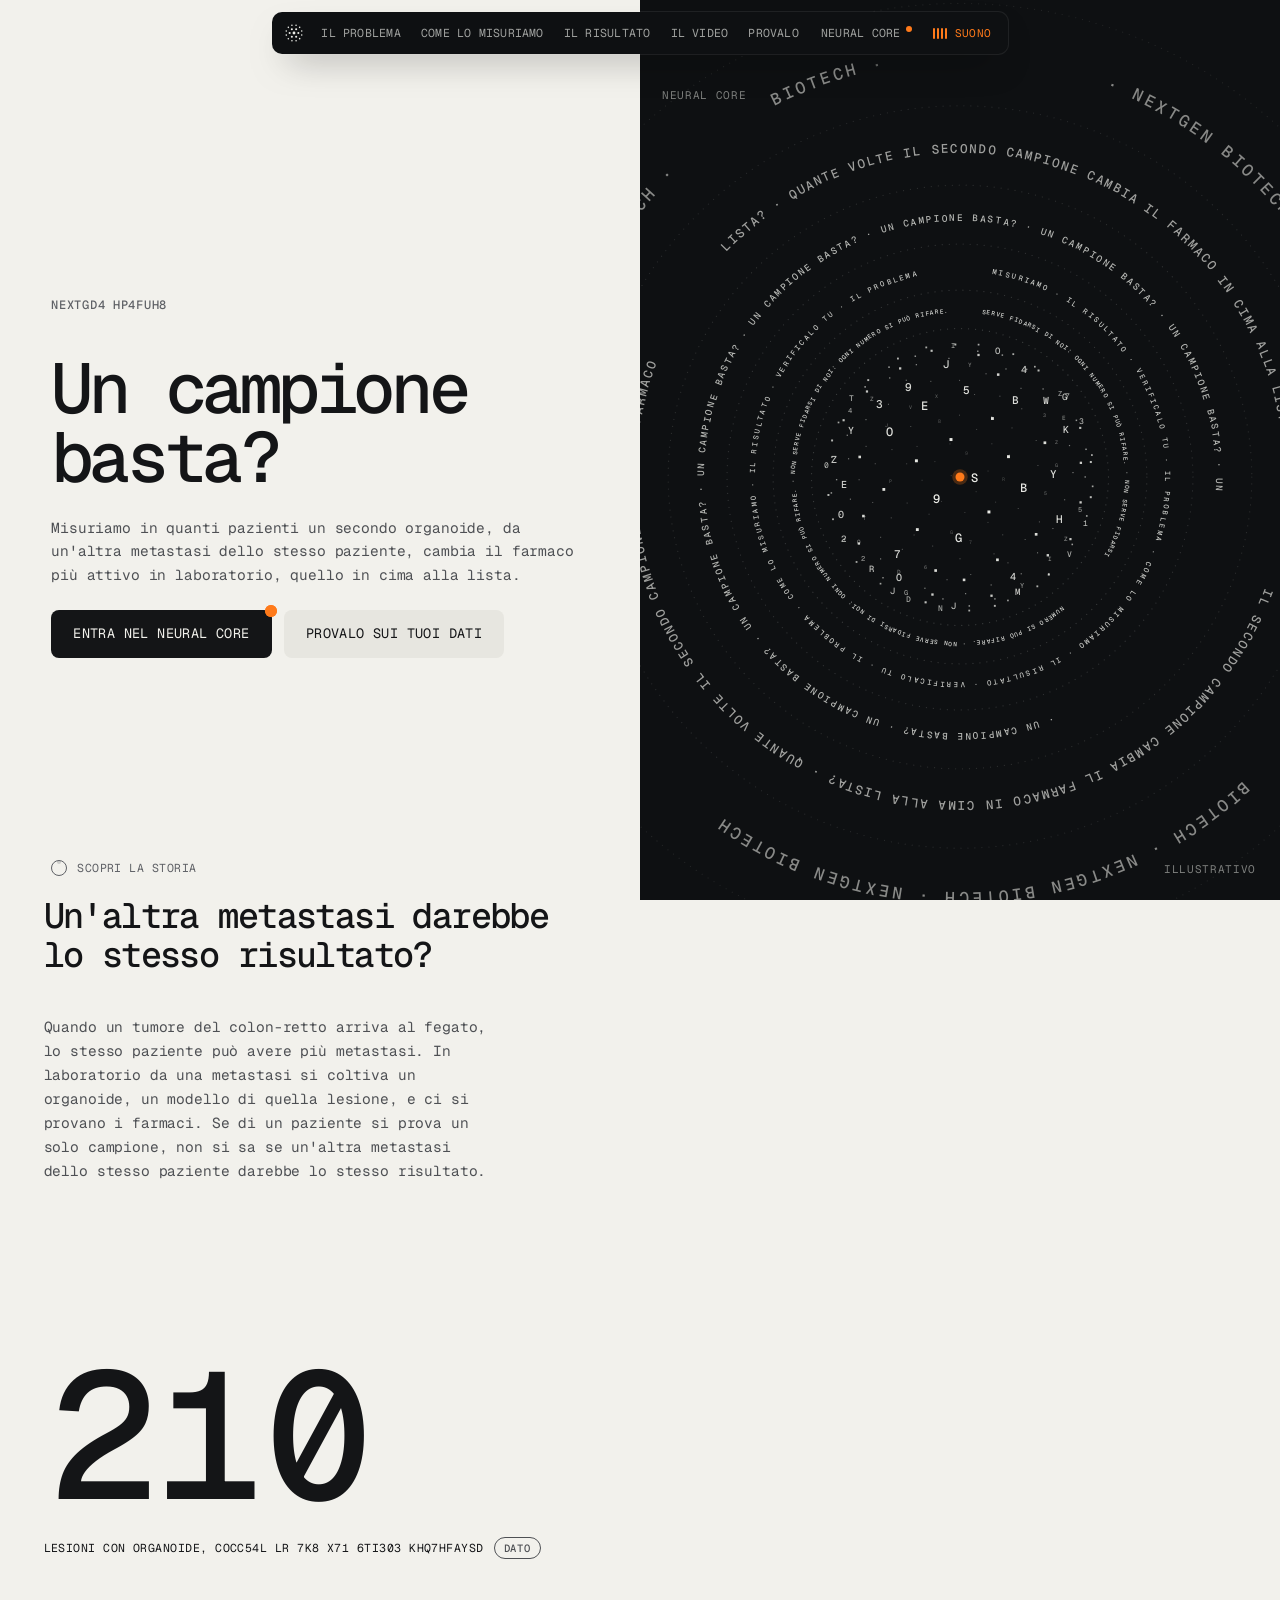
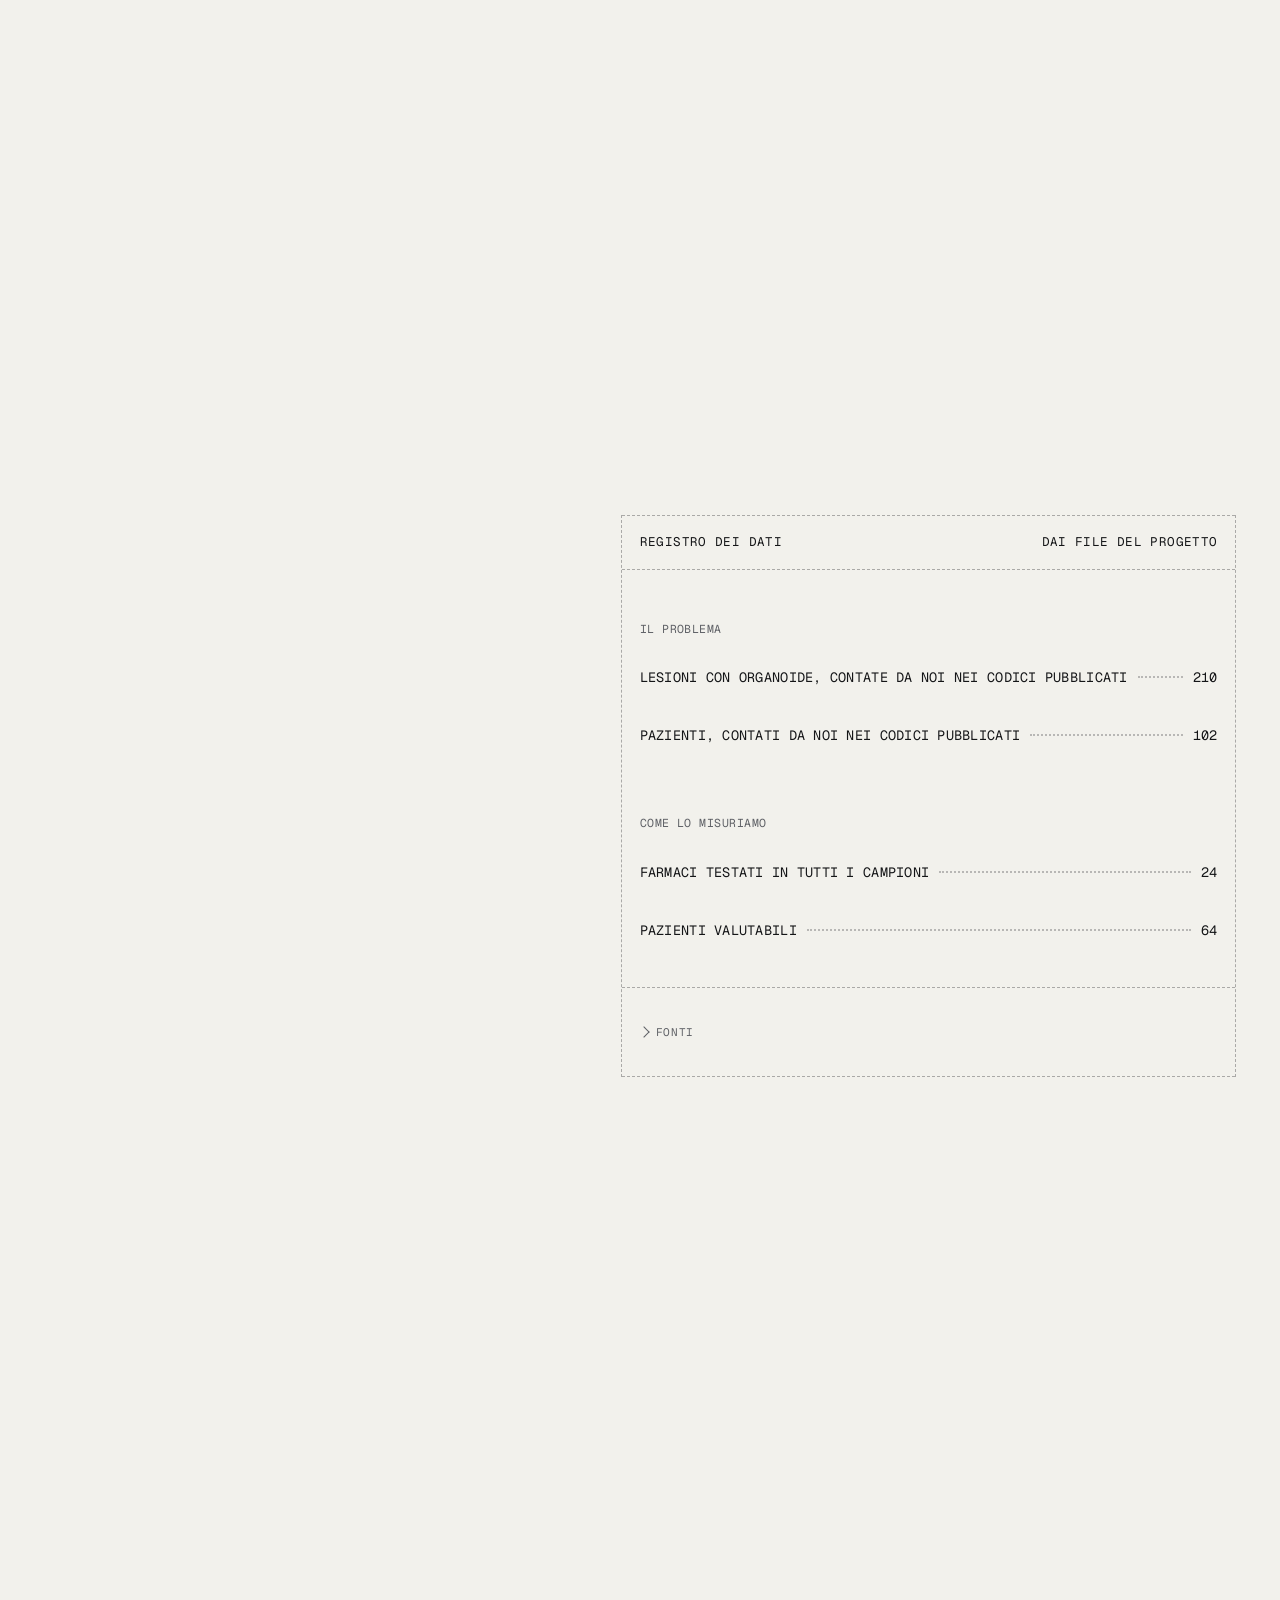
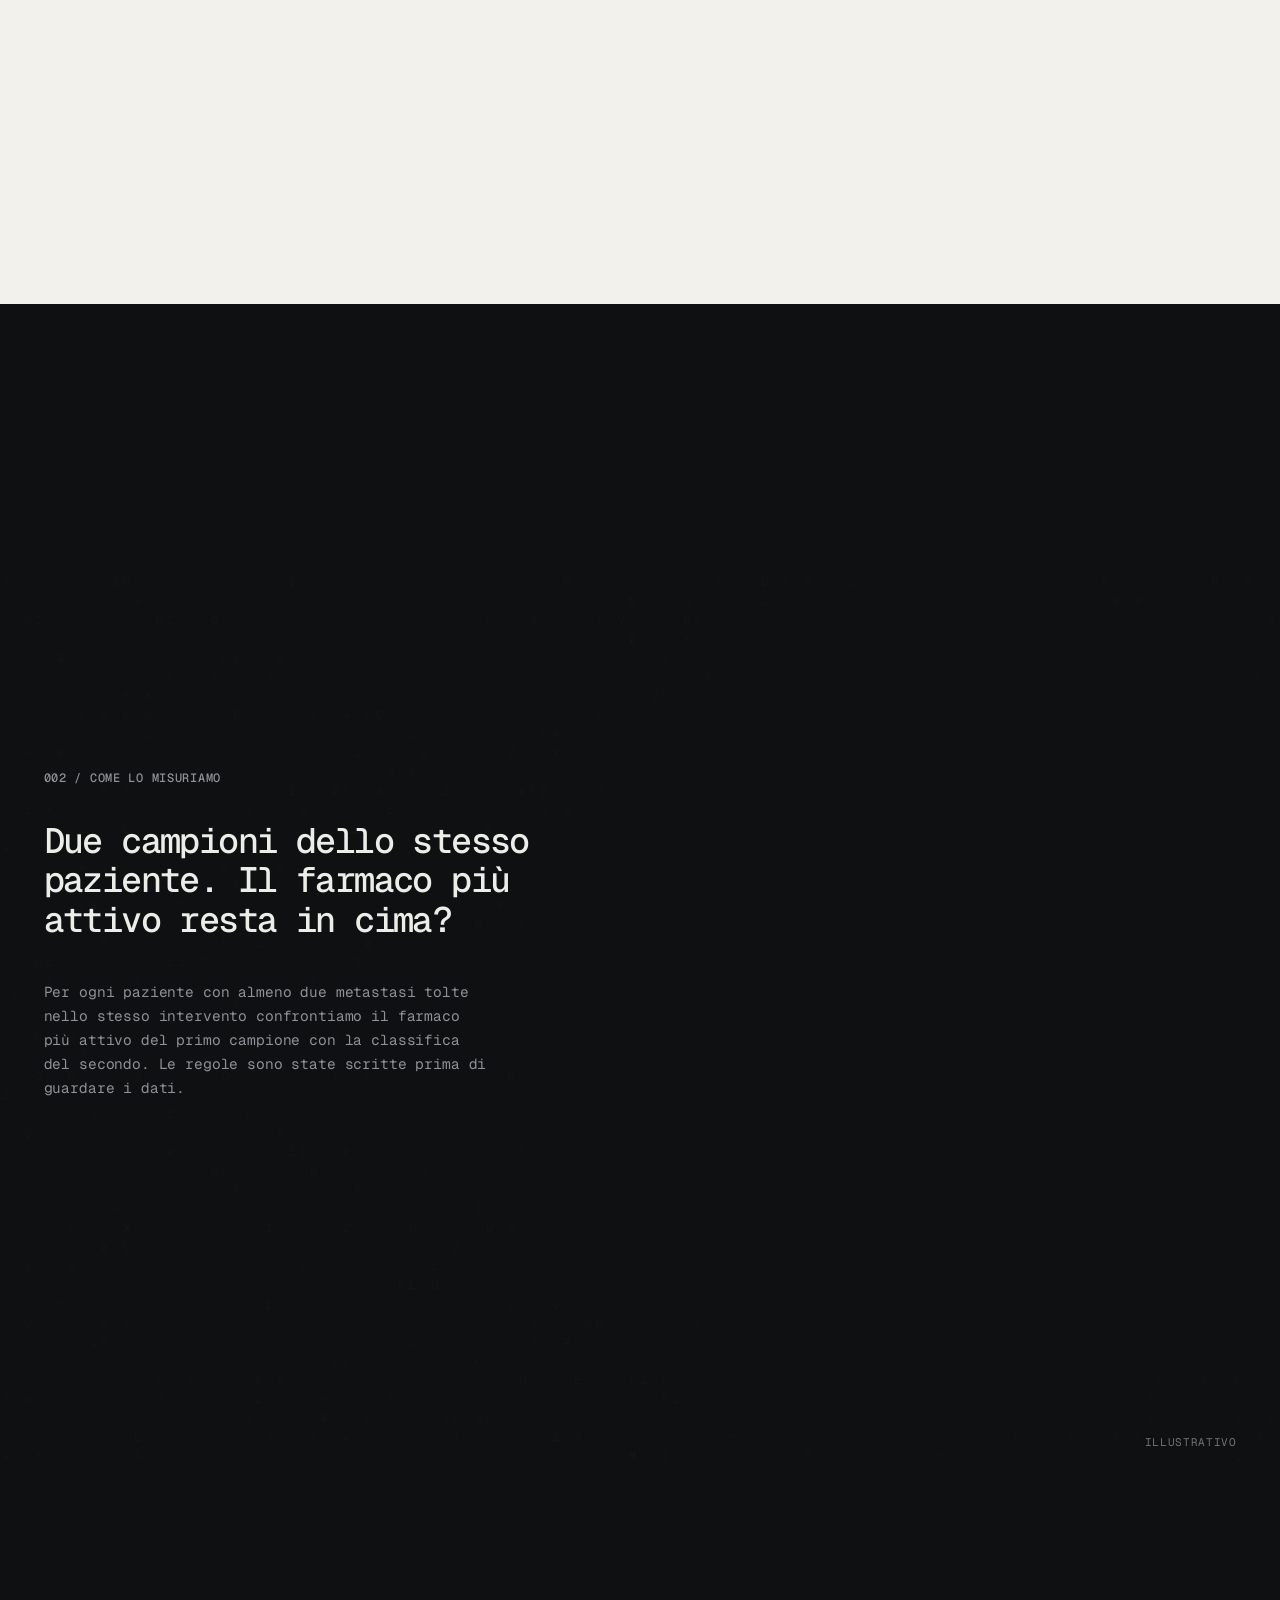
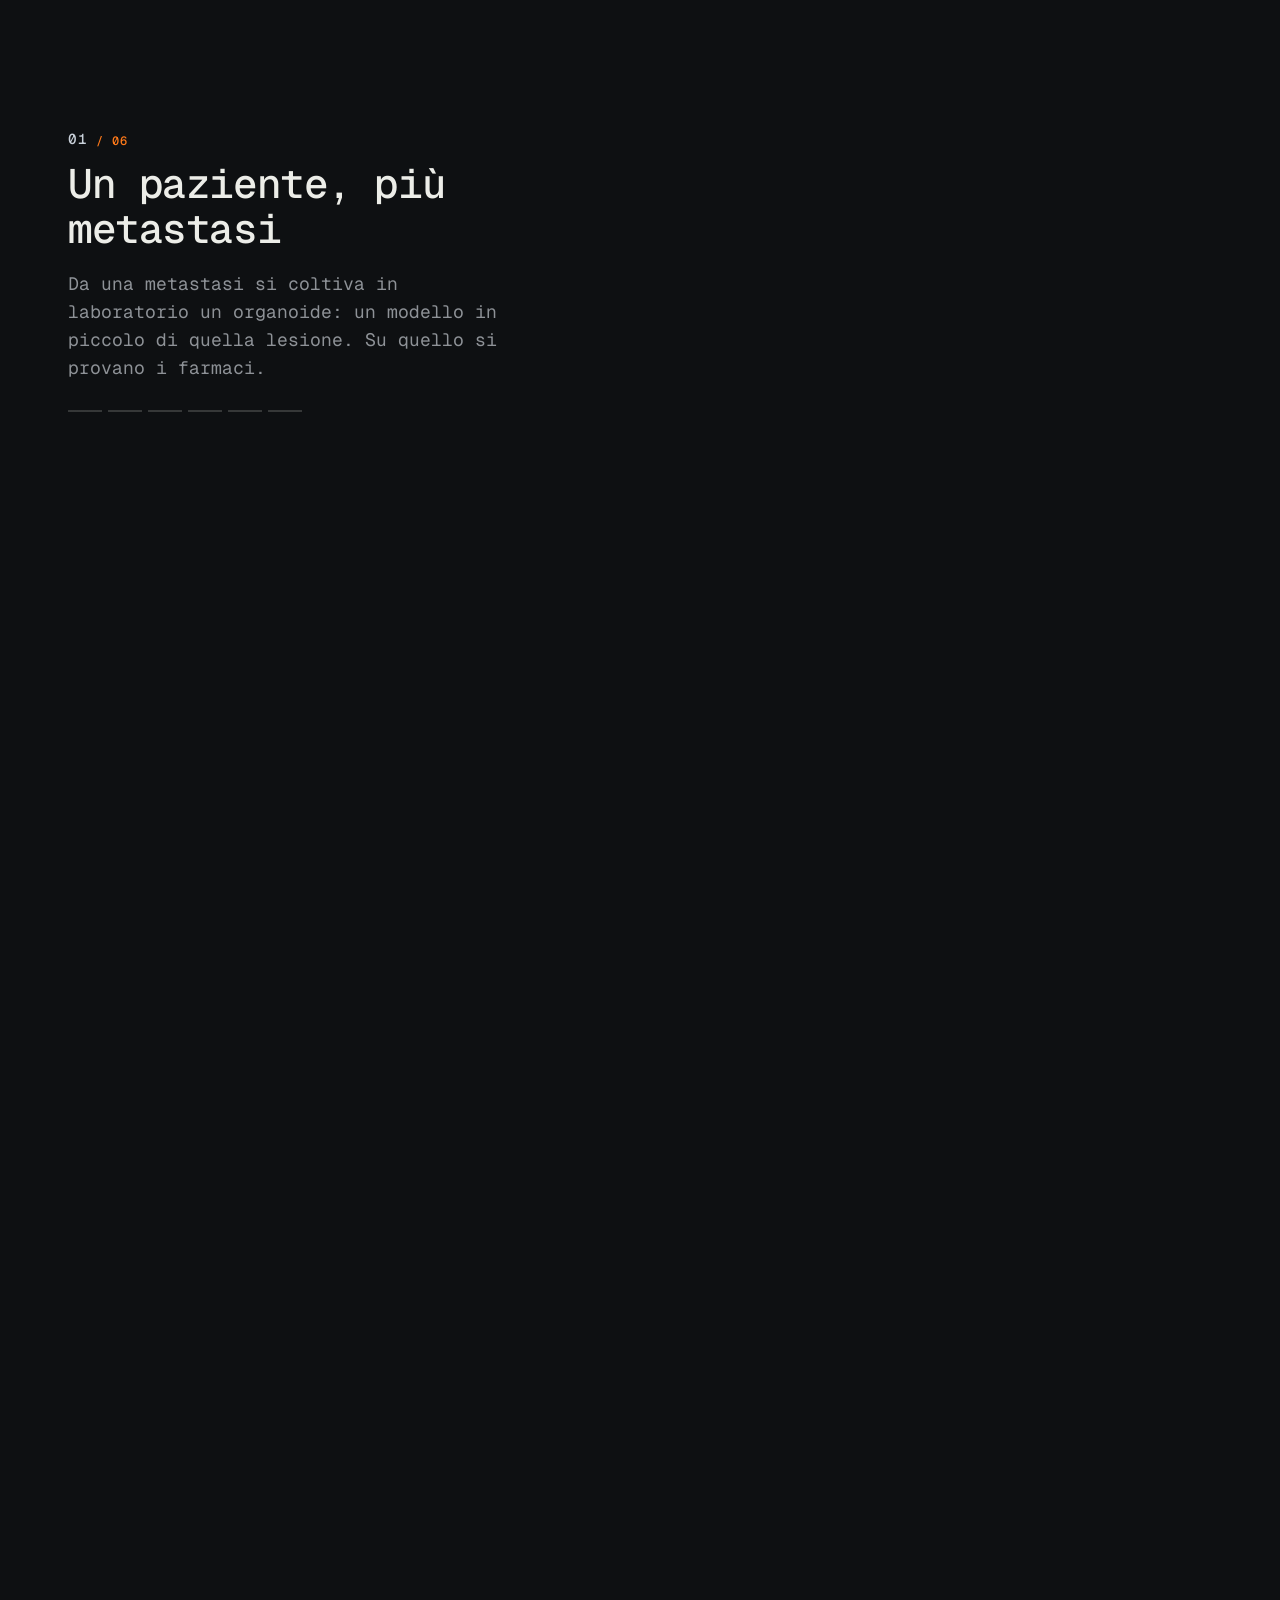
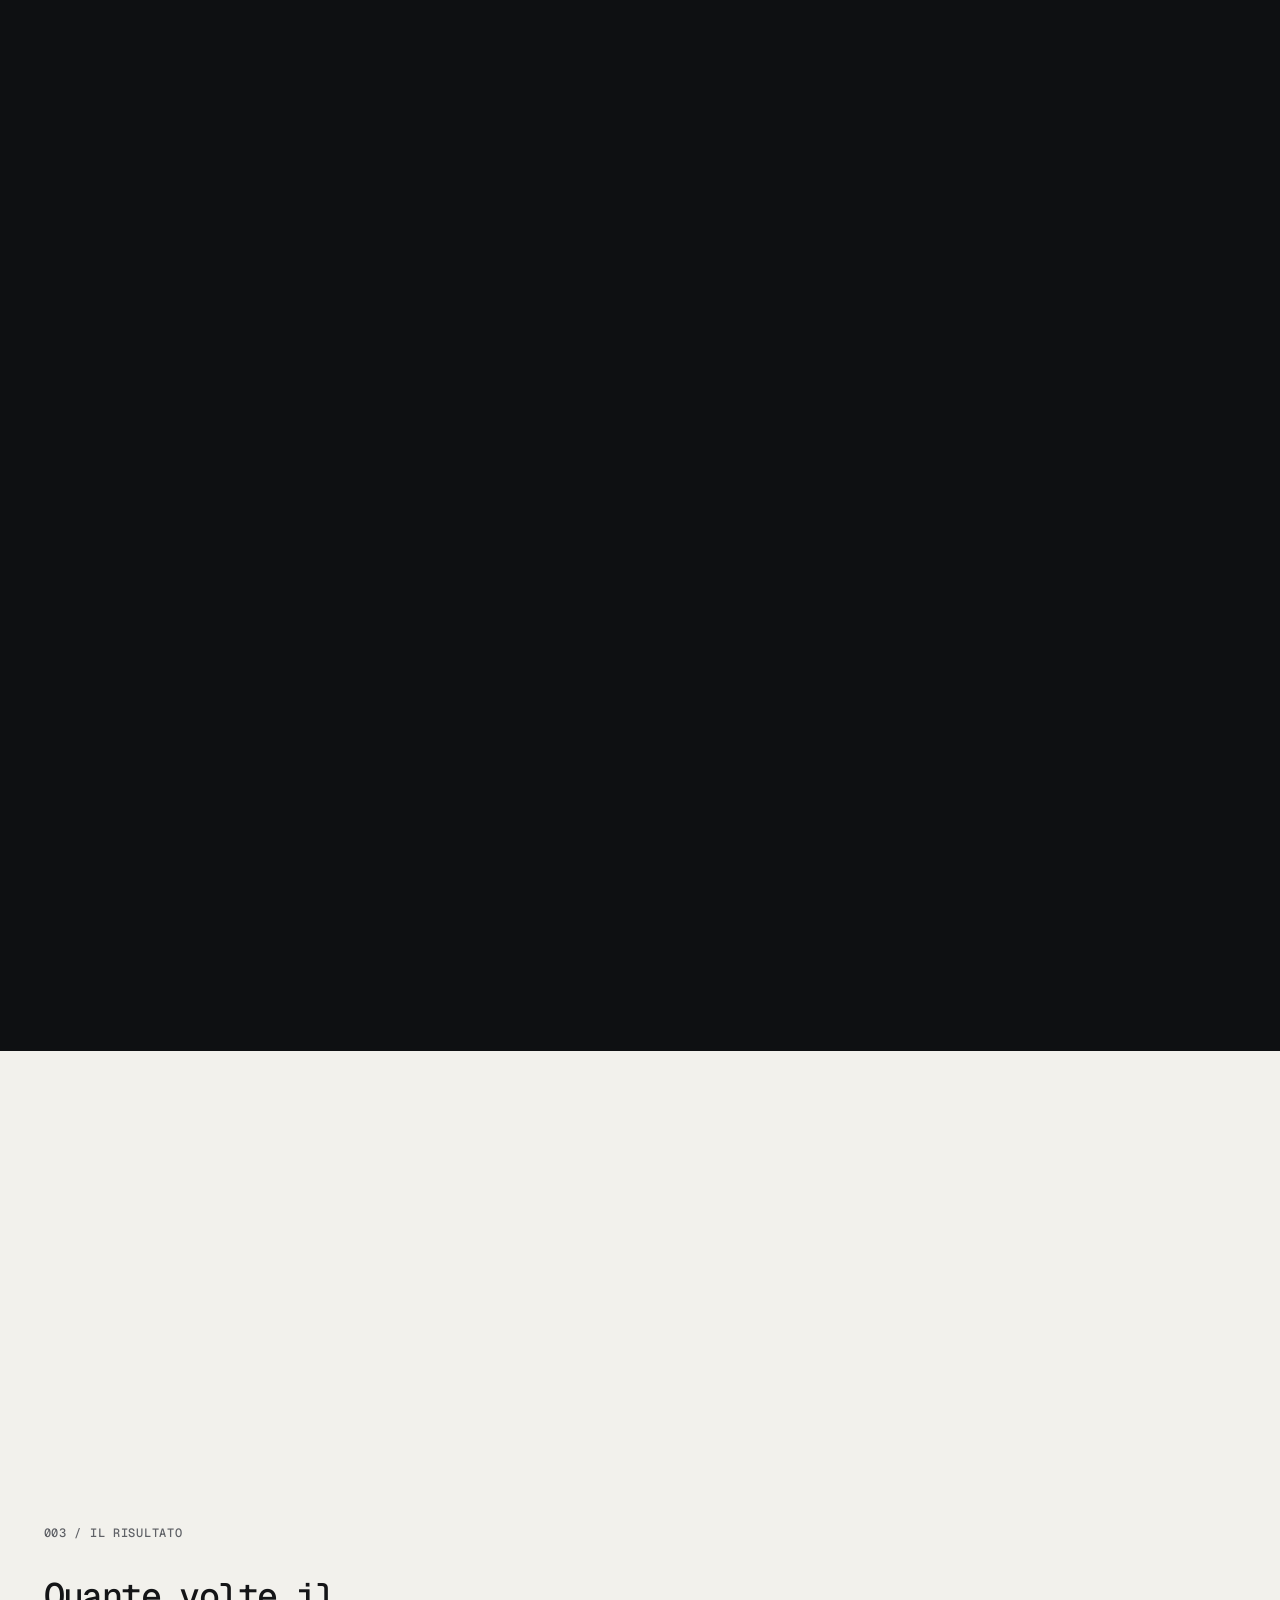
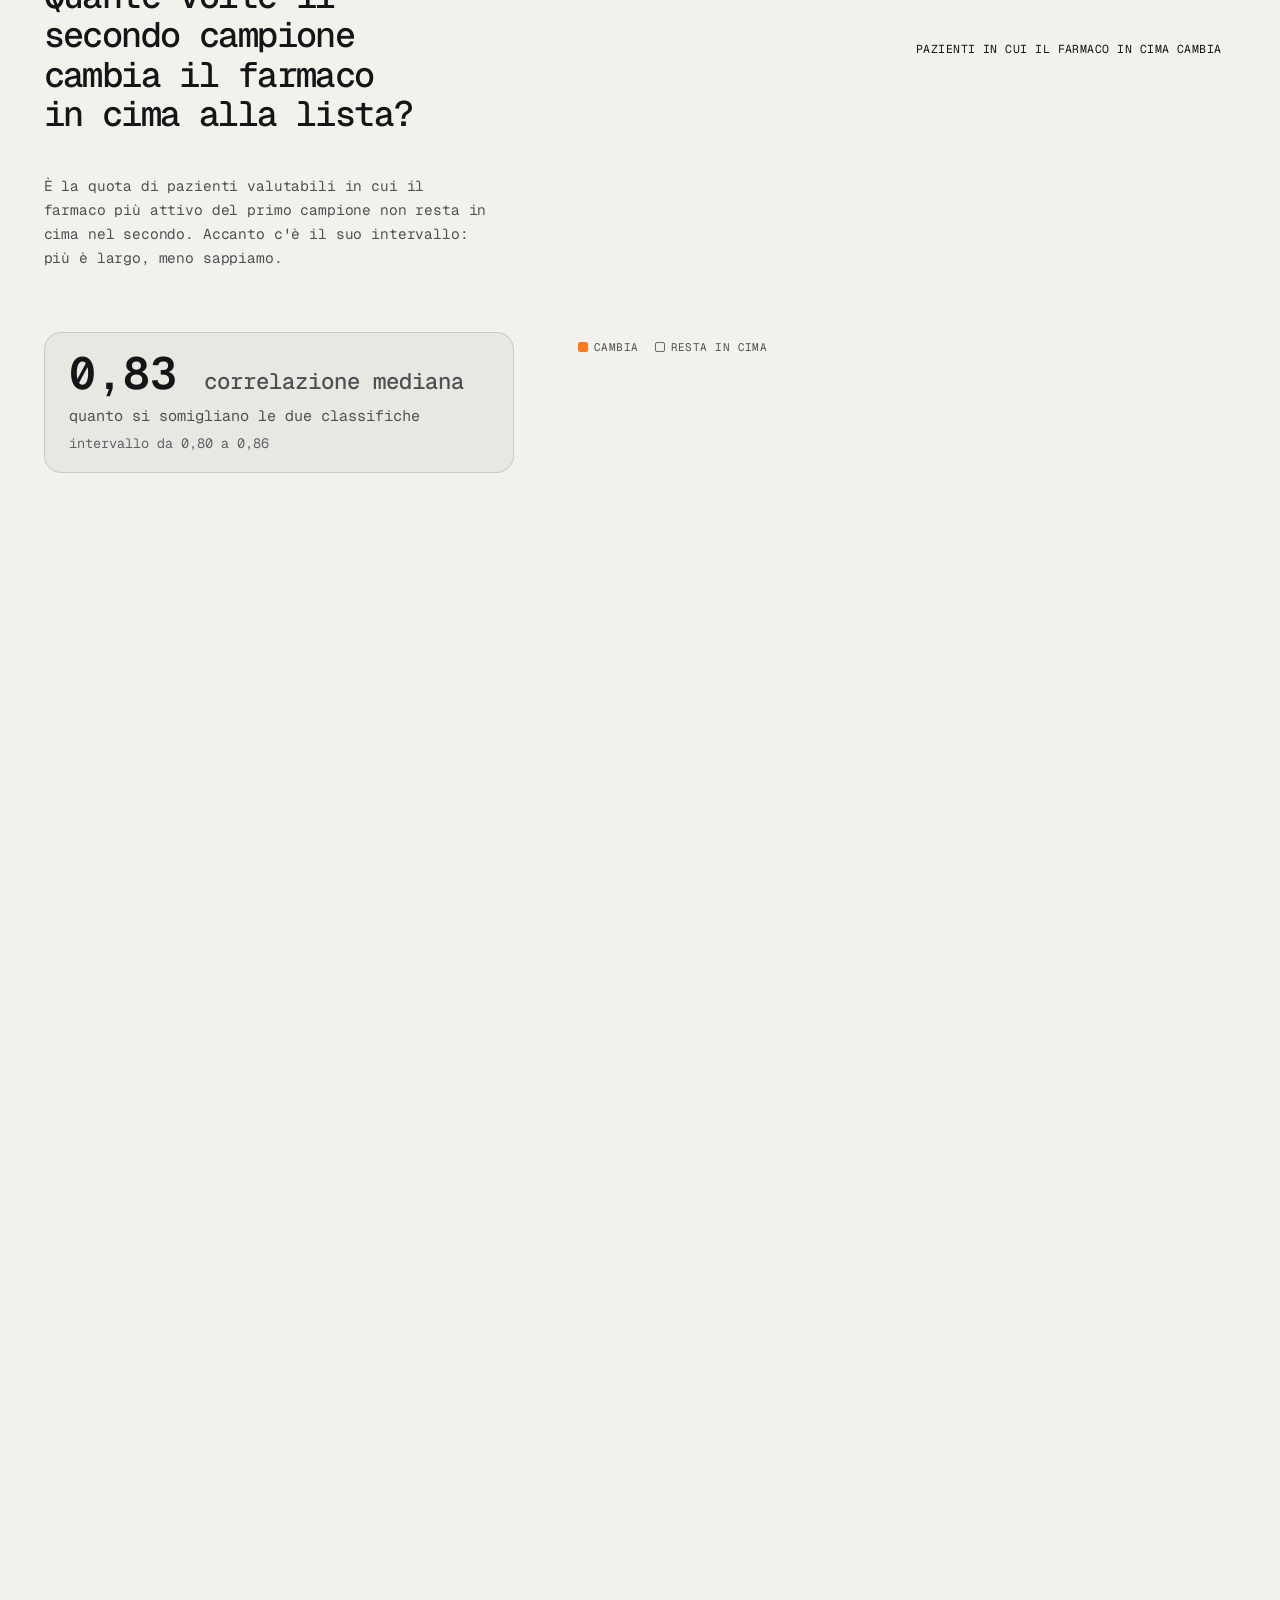
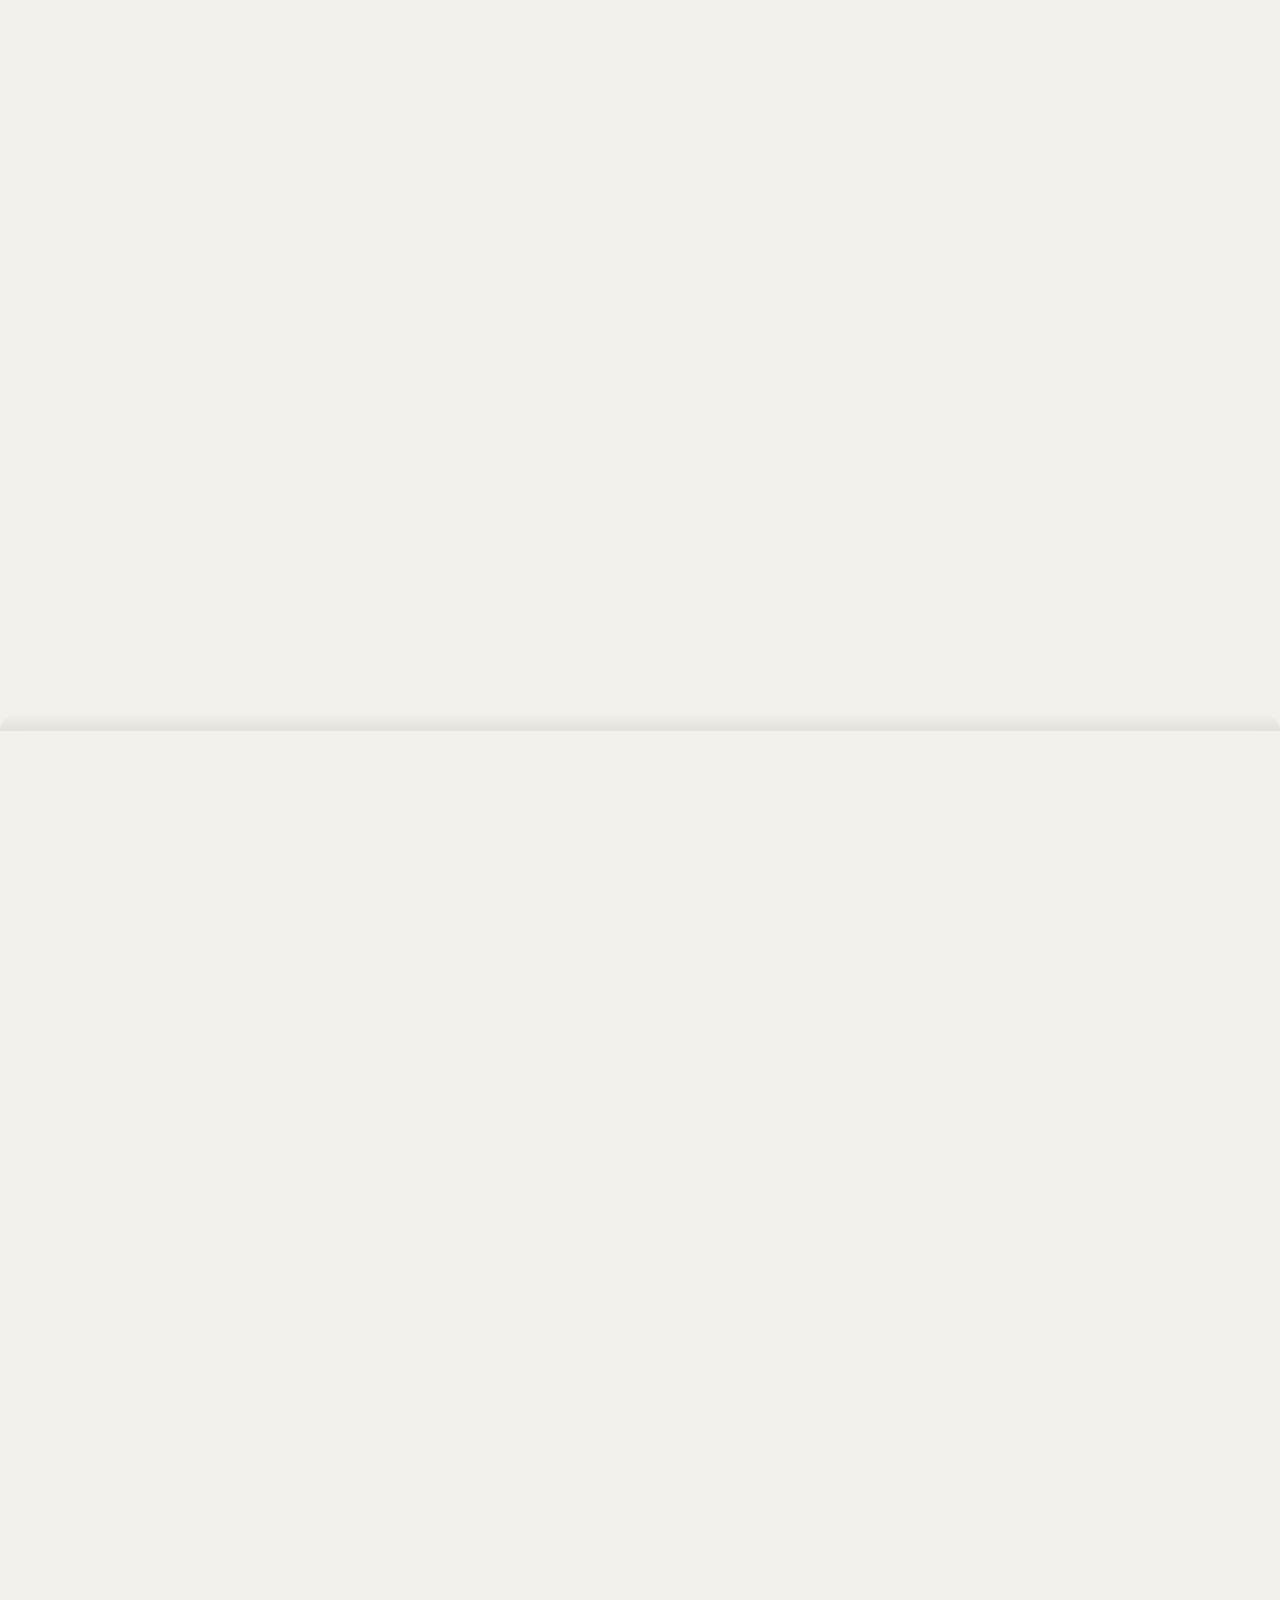
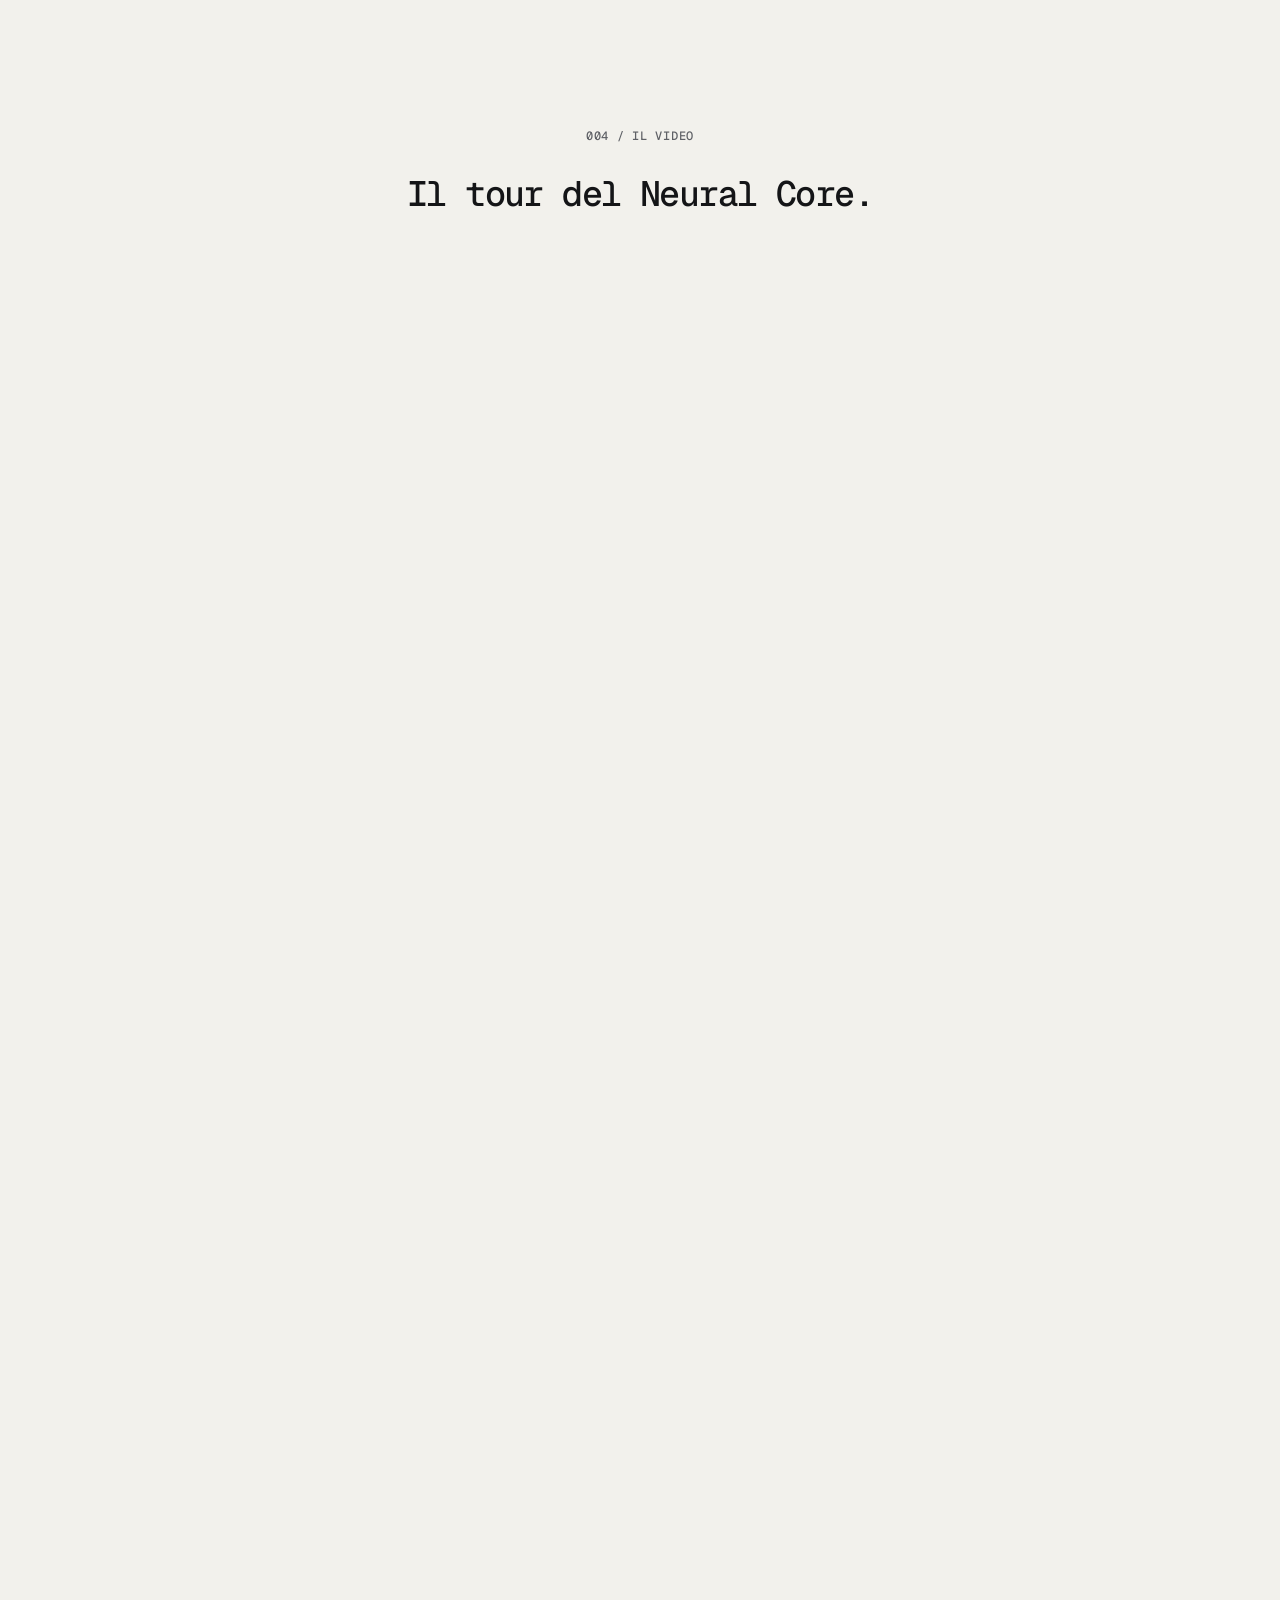
<file: prova-2411/index.html>
<!doctype html>
<html lang="it">
<head>
<meta charset="utf-8">
<meta name="viewport" content="width=device-width, initial-scale=1">
<meta http-equiv="Content-Security-Policy" content="default-src &#x27;self&#x27;; script-src &#x27;self&#x27;; style-src &#x27;self&#x27;; img-src &#x27;self&#x27; data: blob:; media-src &#x27;self&#x27; blob: data:; font-src &#x27;self&#x27;; connect-src &#x27;self&#x27; https://vera-viva.pannofino-work.workers.dev; object-src &#x27;none&#x27;; base-uri &#x27;self&#x27;; form-action &#x27;none&#x27;">
<meta name="referrer" content="no-referrer">
<title>Un campione basta?</title>
<meta name="description" content="Il farmaco più attivo in una metastasi è lo stesso nelle altre? Una misura su dati reali, con regole scritte prima dei risultati e ogni numero verificabile.">
<link rel="icon" type="image/svg+xml" href="favicon.svg">
<link rel="stylesheet" href="css/comune.css?v=0887cc49"><link rel="stylesheet" href="css/landing.css?v=7ad774c4"><link rel="stylesheet" href="css/design32.css?v=40162e1d">
<meta property="og:type" content="website">
<meta property="og:site_name" content="Un campione basta?">
<meta property="og:locale" content="it_IT">
<meta property="og:title" content="Un campione basta?">
<meta property="og:description" content="Il farmaco più attivo in una metastasi è lo stesso nelle altre? Una misura su dati reali, con regole scritte prima dei risultati e ogni numero verificabile.">
<meta property="og:url" content="https://veracore.it/prova-2411/">
<meta name="twitter:card" content="summary_large_image">
<meta name="twitter:title" content="Un campione basta?">
<meta name="twitter:description" content="Il farmaco più attivo in una metastasi è lo stesso nelle altre? Una misura su dati reali, con regole scritte prima dei risultati e ogni numero verificabile.">
<meta property="og:image" content="https://veracore.it/prova-2411/media/anteprima.jpg">
<meta property="og:image:type" content="image/jpeg">
<meta property="og:image:width" content="1200">
<meta property="og:image:height" content="630">
<meta property="og:image:alt" content="La sfera del Neural Core: pazienti, campioni e farmaci come punti luminosi collegati da filamenti.">
<meta name="twitter:image" content="https://veracore.it/prova-2411/media/anteprima.jpg">
<meta name="twitter:image:alt" content="La sfera del Neural Core: pazienti, campioni e farmaci come punti luminosi collegati da filamenti.">
<link rel="preload" href="fornitori/font/geist-mono-latin-wght-normal.woff2" as="font" type="font/woff2" crossorigin>
<link rel="preload" href="v32/design32.js?v=99fbe5ea" as="script">
<script src="v32/design32.js?v=99fbe5ea" defer></script>
<script src="v32/transizione32.js?v=028c5428" defer></script>
<script src="landing.js?v=0e29acc8" defer></script>
<link rel="stylesheet" href="vera/vera.css?v=68ce7497">
<script src="vera/vera.js?v=71418c33" defer></script>
<link rel="stylesheet" href="vera/vera_voce.css?v=be5ca6a3">
<script src="vera/vera_voce.js?v=2cbdd2e4" defer></script>
<link rel="stylesheet" href="css/un_carattere.css?v=f7c9781e">
</head>
<body class="landing v32">
<a class="salta" href="#contenuto">Vai al contenuto</a>
<div class="pagina" data-design="32" data-parole="{&quot;nome&quot;: &quot;VERA&quot;, &quot;marca&quot;: &quot;&quot;, &quot;catalogo&quot;: &quot;vera/catalogo.json?v=951af781&quot;, &quot;stati_js&quot;: {&quot;caricamento&quot;: &quot;Apro il catalogo verificato…&quot;, &quot;nessuna_fonte&quot;: &quot;nessuna fonte&quot;}, &quot;risposta&quot;: {&quot;aria&quot;: &quot;Risposta di {nome}&quot;, &quot;posso_risponderti&quot;: &quot;Posso risponderti su:&quot;, &quot;altri&quot;: &quot;Altri comandi: pausa, testo intero, ferma&quot;, &quot;pausa&quot;: &quot;Pausa&quot;, &quot;riprendi&quot;: &quot;Riprendi&quot;, &quot;tutto&quot;: &quot;Testo intero&quot;, &quot;ferma&quot;: &quot;Ferma&quot;, &quot;torna&quot;: &quot;Torna al Neural Core&quot;, &quot;impronta&quot;: &quot;Impronta&quot;, &quot;copia&quot;: &quot;Copia&quot;, &quot;copiata&quot;: &quot;Copiata&quot;, &quot;selezionata&quot;: &quot;Selezionata&quot;, &quot;riga&quot;: &quot;riga&quot;, &quot;esiti&quot;: {&quot;preparata&quot;: &quot;Risposta preparata e verificata in anticipo&quot;, &quot;verificata&quot;: &quot;Frasi verificate&quot;, &quot;rifiutata&quot;: &quot;Rifiuto&quot;, &quot;ripiego&quot;: &quot;Senza risposta dal vivo&quot;}, &quot;nota_preparata&quot;: &quot;Dal catalogo verificato: ogni frase ha la sua fonte.&quot;, &quot;nota_verificata&quot;: &quot;Dal vivo: ogni frase è passata dal verificatore.&quot;, &quot;interrotta&quot;: &quot;Il testo è completo qui sopra.&quot;, &quot;voce_riprova&quot;: &quot;La voce non è partita: tocca per riprovare&quot;}, &quot;video&quot;: {&quot;etichetta&quot;: &quot;Il video&quot;, &quot;titolo&quot;: &quot;Il tour del Neural Core.&quot;, &quot;pausa&quot;: &quot;Pausa&quot;, &quot;riproduci&quot;: &quot;Riproduci&quot;, &quot;audio&quot;: &quot;Audio&quot;, &quot;vai&quot;: &quot;Vai alla scena&quot;, &quot;fonte&quot;: &quot;Scene dal tour del sito (dati/tour.json)&quot;, &quot;scorri&quot;: &quot;Scorri&quot;}, &quot;metodo&quot;: {&quot;campioni&quot;: [&quot;Campione 1&quot;, &quot;Campione 2&quot;], &quot;etichette&quot;: {&quot;f1&quot;: &quot;F1 · IL PIÙ ATTIVO&quot;, &quot;sec&quot;: &quot;NEL SECONDO: NON PIÙ IN CIMA&quot;}}, &quot;core&quot;: {&quot;stati&quot;: {&quot;pronta&quot;: &quot;Pronta&quot;, &quot;preparata&quot;: &quot;Risposta preparata&quot;, &quot;inviata&quot;: &quot;Cerca le prove&quot;, &quot;parla&quot;: &quot;Risponde&quot;, &quot;finita&quot;: &quot;Ha risposto&quot;, &quot;rifiuto&quot;: &quot;Rifiuto&quot;}, &quot;nodi&quot;: {&quot;domanda&quot;: &quot;Domanda&quot;, &quot;presa&quot;: &quot;Presa in carico&quot;, &quot;fonte&quot;: &quot;Fonte&quot;, &quot;risposta&quot;: &quot;Risposta&quot;, &quot;esito&quot;: &quot;Verificatore&quot;}, &quot;anello&quot;: {&quot;pronta&quot;: &quot;PRONTA&quot;, &quot;inviata&quot;: &quot;DOMANDA RICEVUTA&quot;, &quot;fonte&quot;: &quot;FONTE&quot;, &quot;risposta&quot;: &quot;RISPOSTA&quot;, &quot;rifiuto&quot;: &quot;RISPONDO SOLO CON LE PROVE DEL PROGETTO&quot;}, &quot;fusione&quot;: &quot;Controllo le prove&quot;, &quot;satelliti&quot;: {&quot;METODO&quot;: &quot;METODO&quot;, &quot;DATI&quot;: &quot;DATI&quot;, &quot;EVIDENZE&quot;: &quot;FONTI&quot;, &quot;VERIFICATORE&quot;: &quot;VERIFICATORE&quot;}, &quot;via&quot;: {&quot;preparata&quot;: &quot;Preparata&quot;, &quot;scritta&quot;: &quot;Scritta&quot;}, &quot;voce&quot;: {&quot;attiva&quot;: &quot;Attiva la voce&quot;, &quot;spenta&quot;: &quot;Voce spenta&quot;, &quot;accesa&quot;: &quot;Voce accesa&quot;, &quot;aria&quot;: &quot;Voce di {nome}: l&#x27;audio già preparato delle risposte, solo dove coincide con il testo&quot;}, &quot;nessuna&quot;: &quot;Questa domanda non è tra quelle preparate: scegline una dall&#x27;elenco.&quot;, &quot;chiedi&quot;: &quot;Chiedi&quot;, &quot;microfono&quot;: {&quot;aria&quot;: &quot;Fai la domanda a voce&quot;, &quot;ferma_aria&quot;: &quot;Smetti di ascoltare&quot;, &quot;ascolta&quot;: &quot;Ascolta&quot;, &quot;avviso&quot;: &quot;La voce viene trascritta dal riconoscimento vocale del tuo browser, che può inviarla al suo fornitore. Noi riceviamo solo il testo e non lo salviamo.&quot;, &quot;errore&quot;: &quot;Microfono non disponibile: attiva la Dettatura nelle impostazioni o scrivi la domanda.&quot;, &quot;errore_prima&quot;: &quot;Microfono non disponibile: scrivi la domanda.&quot;, &quot;ascolto_riga&quot;: &quot;Ti ascolto… tocca il microfono per fermare&quot;, &quot;niente&quot;: &quot;Non ho sentito niente: riprova o scrivi la domanda.&quot;}}, &quot;suono&quot;: {&quot;eti&quot;: &quot;Suono&quot;, &quot;riprendi&quot;: &quot;Riprendi&quot;, &quot;aria_spento&quot;: &quot;Suono dell’ambiente spento: premi per accenderlo&quot;, &quot;aria_acceso&quot;: &quot;Suono dell’ambiente acceso: premi per spegnerlo&quot;, &quot;aria_riprendi&quot;: &quot;Suono dell’ambiente: l’avevi acceso, premi per riprenderlo&quot;, &quot;volume&quot;: &quot;Volume&quot;, &quot;volume_aria&quot;: &quot;Volume del suono dell’ambiente&quot;, &quot;nota&quot;: &quot;Suono generato dal vivo nel browser, senza file. Si abbassa quando {nome} parla.&quot;, &quot;non_partito&quot;: &quot;Il suono non è partito: tocca di nuovo&quot;}, &quot;trascina&quot;: {&quot;riga&quot;: &quot;valore misurato: {valore}&quot;}, &quot;audio&quot;: &quot;vera/audio_preparato.json?v=5f92a89b&quot;, &quot;anelli&quot;: [&quot;NON SERVE FIDARSI DI NOI: OGNI NUMERO SI PUÒ RIFARE.&quot;, &quot;IL PROBLEMA · COME LO MISURIAMO · IL RISULTATO · VERIFICALO TU&quot;, &quot;UN CAMPIONE BASTA?&quot;, &quot;QUANTE VOLTE IL SECONDO CAMPIONE CAMBIA IL FARMACO IN CIMA ALLA LISTA?&quot;, &quot;NEXTGEN BIOTECH&quot;, &quot;COME LO MISURIAMO&quot;], &quot;vocabolario&quot;: &quot;IL PROBLEMA COME LO MISURIAMO IL RISULTATO VERIFICALO TU UN&#x27;ALTRA METASTASI DAREBBE LO STESSO RISULTATO? DUE CAMPIONI DELLO STESSO PAZIENTE. IL FARMACO PIÙ ATTIVO RESTA IN CIMA? QUANTE VOLTE IL SECONDO CAMPIONE CAMBIA IL FARMACO IN CIMA ALLA LISTA? NON SERVE FIDARSI DI NOI: OGNI NUMERO SI PUÒ RIFARE.&quot;, &quot;microfono_acceso&quot;: true, &quot;ingresso_con_suono&quot;: true, &quot;ingresso&quot;: {&quot;entra&quot;: &quot;Entra&quot;, &quot;senza_suono&quot;: &quot;Entra senza suono&quot;}, &quot;bagliore_v2&quot;: true}"><div class="nav-guscio"><nav class="nav" aria-label="Il percorso"><div class="nav-riga"><a class="nav-logo" href="#apertura" aria-label="Torna all&#x27;inizio"><svg viewBox="0 0 24 24" aria-hidden="true"><circle cx="12" cy="12" r="1.7"></circle><circle cx="17.2" cy="12" r="1.25"></circle><circle cx="14.6" cy="16.5" r="1.25"></circle><circle cx="9.4" cy="16.5" r="1.25"></circle><circle cx="6.8" cy="12" r="1.25"></circle><circle cx="9.4" cy="7.5" r="1.25"></circle><circle cx="14.6" cy="7.5" r="1.25"></circle><circle cx="21.28" cy="14.47" r="0.95"></circle><circle cx="18.8" cy="18.78" r="0.95"></circle><circle cx="14.5" cy="21.27" r="0.95"></circle><circle cx="9.53" cy="21.28" r="0.95"></circle><circle cx="5.22" cy="18.8" r="0.95"></circle><circle cx="2.73" cy="14.5" r="0.95"></circle><circle cx="2.72" cy="9.53" r="0.95"></circle><circle cx="5.2" cy="5.22" r="0.95"></circle><circle cx="9.5" cy="2.73" r="0.95"></circle><circle cx="14.47" cy="2.72" r="0.95"></circle><circle cx="18.78" cy="5.2" r="0.95"></circle><circle cx="21.27" cy="9.5" r="0.95"></circle></svg></a><a class="nav-voce ampia" href="#problema" data-vai="problema">Il problema</a><a class="nav-voce ampia" href="#misura" data-vai="misura">Come lo misuriamo</a><a class="nav-voce ampia" href="#risultato" data-vai="risultato">Il risultato</a><a class="nav-voce ampia" href="#video" data-vai="video">Il video</a><a class="nav-voce nav-provalo" href="#provalo" data-vai="provalo">Provalo</a><span class="nav-spazio"></span><a class="nav-voce" href="#core" data-vai="core">Neural Core<span class="punto" aria-hidden="true"></span></a><span class="nav-suono-guscio"><button class="nav-suono" type="button" data-suono-tasto="1" aria-pressed="false" aria-label="Suono dell’ambiente spento: premi per accenderlo"><span class="barre" aria-hidden="true"><i></i><i></i><i></i><i></i></span><span class="eti" data-suono-eti="1">Suono</span></button><span class="suono-pannello" data-suono-pannello="1"><label class="suono-vol"><span>Volume</span><input type="range" min="0" max="100" step="1" value="60" data-suono-vol="1" aria-label="Volume del suono dell’ambiente"></label><span class="suono-nota" data-suono-nota="1">Suono generato dal vivo nel browser, senza file. Si abbassa quando VERA parla.</span><span class="suono-nota suono-nonpartito" data-suono-nonpartito="1" role="status" hidden>Il suono non è partito: tocca di nuovo</span></span></span></div></nav></div><main id="contenuto" tabindex="-1"><section class="tuffo prima-parte" id="apertura" data-sezione="apertura" data-tuffo="apertura" aria-labelledby="titolo-apertura"><div class="tuffo-fisso"><div class="tuffo-carta"><div class="tuffo-testo"><p class="occhiello" data-scramble="1">NextGen Biotech</p><h1 class="titolo-1" id="titolo-apertura">Un campione basta?</h1><p class="lead messaggio" data-messaggio="config/messaggio_vera.yaml"><span class="riga">Misuriamo in quanti pazienti un secondo organoide, da un&#x27;altra metastasi dello stesso paziente, cambia il farmaco più attivo in laboratorio, quello in cima alla lista.</span></p><div class="tasti"><a class="tasto scuro tasto-core" href="#core">Entra nel Neural Core<span class="punto-stato" aria-hidden="true"></span></a><a class="tasto chiaro tasto-provalo" href="crash-test/strumenti/crash_test_browser/">Provalo sui tuoi dati</a></div></div><p class="indizio" aria-hidden="true"><span class="cerchio"></span>Scopri la storia</p></div><div class="tuffo-scuro" aria-hidden="true"><div class="sfera-ferma" data-sfera-ferma="1"><span class="sf-anello"></span><span class="sf-punti"></span><span class="sf-centro"></span></div><canvas data-core="apertura"></canvas><span class="angolo alto">Neural Core</span><span class="angolo basso">illustrativo</span></div></div></section><section class="problema prima-parte" id="problema" data-sezione="problema" aria-labelledby="titolo-problema"><div class="contenitore"><div class="problema-griglia"><div class="problema-sx"><div class="testo"><p class="occhiello"><span data-scramble="1">001 / Il problema</span></p><h2 class="titolo-2" id="titolo-problema">Un&#x27;altra metastasi darebbe lo stesso risultato?</h2><p class="corpo a-passi"><span class="frase-passo" data-righe="0 1">Quando un tumore del colon-retto arriva al fegato, lo stesso paziente può avere più metastasi.</span> <span class="frase-passo" data-righe="2">In laboratorio da una metastasi si coltiva un organoide, un modello di quella lesione, e ci si provano i farmaci.</span> <span class="frase-passo" data-righe="3">Se di un paziente si prova un solo campione, non si sa se un&#x27;altra metastasi dello stesso paziente darebbe lo stesso risultato.</span></p></div><div class="contatore-blocco"><div class="contatore" data-odometro="problema" role="img" aria-label="210"><span class="cifra"><span class="striscia"><span>0</span><span>1</span><span>2</span><span>3</span><span>4</span><span>5</span><span>6</span><span>7</span><span>8</span><span>9</span><span>?</span><span>&#160;</span></span></span><span class="cifra"><span class="striscia"><span>0</span><span>1</span><span>2</span><span>3</span><span>4</span><span>5</span><span>6</span><span>7</span><span>8</span><span>9</span><span>?</span><span>&#160;</span></span></span><span class="cifra"><span class="striscia"><span>0</span><span>1</span><span>2</span><span>3</span><span>4</span><span>5</span><span>6</span><span>7</span><span>8</span><span>9</span><span>?</span><span>&#160;</span></span></span></div><p class="contatore-piede"><span data-odometro-eti="problema">lesioni con organoide, contate da noi nei codici pubblicati</span><span class="chip dato" data-odometro-chip="problema">Dato</span></p></div></div><div class="registro"><div class="registro-scatola" data-registro="1"><div class="scansione" aria-hidden="true"></div><div class="registro-testa"><span>Registro dei dati</span><span>Dai file del progetto</span></div><div class="registro-gruppo"><span>Il problema</span><span></span></div><div class="registro-riga" data-valore="210" data-eti="lesioni con organoide, contate da noi nei codici pubblicati" data-chip="Dato" title="evidence/replica_sessione/DATA_AUDIT.csv · riga 49 · valore · impronta c543f560b608…"><span class="voce">lesioni con organoide, contate da noi nei codici pubblicati</span><span class="puntini" aria-hidden="true"></span><span class="val">210</span></div><div class="registro-riga" data-valore="102" data-eti="pazienti, contati da noi nei codici pubblicati" data-chip="Dato" title="evidence/replica_sessione/DATA_AUDIT.csv · riga 15 · valore · impronta c543f560b608…"><span class="voce">pazienti, contati da noi nei codici pubblicati</span><span class="puntini" aria-hidden="true"></span><span class="val">102</span></div><div class="registro-gruppo"><span>Come lo misuriamo</span><span></span></div><div class="registro-riga" data-valore="24" data-eti="farmaci testati in tutti i campioni" data-chip="Dato" title="results/s5_rapporto_conteggi.csv · riga 8 · valore · impronta 608da0749e7f…"><span class="voce">farmaci testati in tutti i campioni</span><span class="puntini" aria-hidden="true"></span><span class="val">24</span></div><div class="registro-riga" data-valore="64" data-eti="pazienti valutabili" data-chip="Dato" title="results/analisi_primaria.csv · riga 30 · denominatore · impronta 02bc37a64498c473…"><span class="voce">pazienti valutabili</span><span class="puntini" aria-hidden="true"></span><span class="val">64</span></div><div class="registro-coda fonte"><details class="fonti-32"><summary>Fonti</summary><div class="fonti-corpo"><ul class="fonti-lista"><li><span class="fonti-nome">lesioni con organoide, contate da noi nei codici pubblicati</span><span class="fonti-parte">evidence/replica_sessione/DATA_AUDIT.csv</span><span class="fonti-parte">riga 49</span><span class="fonti-parte">valore</span><span class="fonti-parte">impronta c543f560b608…</span></li><li><span class="fonti-nome">pazienti, contati da noi nei codici pubblicati</span><span class="fonti-parte">evidence/replica_sessione/DATA_AUDIT.csv</span><span class="fonti-parte">riga 15</span><span class="fonti-parte">valore</span><span class="fonti-parte">impronta c543f560b608…</span></li><li><span class="fonti-nome">farmaci testati in tutti i campioni</span><span class="fonti-parte">results/s5_rapporto_conteggi.csv</span><span class="fonti-parte">riga 8</span><span class="fonti-parte">valore</span><span class="fonti-parte">impronta 608da0749e7f…</span></li><li><span class="fonti-nome">pazienti valutabili</span><span class="fonti-parte">results/analisi_primaria.csv</span><span class="fonti-parte">riga 30</span><span class="fonti-parte">denominatore</span><span class="fonti-parte">impronta 02bc37a64498c473…</span></li></ul><details class="pannello-documento" data-documento="docs/DIFFERENZE_DESCRITTIVE.md"><summary>Registro delle differenze con l&#x27;articolo</summary><div class="corpo-documento"><p>Questo registro confronta alcuni conteggi della <strong>struttura</strong> dei dati pubblicati con quelli dichiarati dagli autori. Fonte: Kryeziu et al., <em>Cell Reports Medicine</em> 2026 (e preprint su Research Square, 2025). Non contiene numeri: i valori, nostri e dell'articolo, con la fonte e la pagina, stanno in due file.</p><ul><li><code>evidence/differenze_descrittive_codici.csv</code>: solo codici dei campioni, per ricontrollare a mano le voci.</li></ul><p>Ogni voce porta la stessa nota: <strong>differenza descrittiva tra la nostra lettura dei codici e quella degli autori; non cambia le regole preregistrate.</strong> Una differenza qui non è un errore di nessuno e non sposta nessuna regola: dice soltanto che contando dai codici pubblicati si ottiene un numero diverso da quello scritto nel testo, e perché.</p><h4>Che cosa si legge (e che cosa no)</h4><p>Solo struttura:</p><ul><li>da <strong>Data S1</strong> le colonne <code>sample_id</code> e <code>patient</code>;</li><li>da <strong>Data S5</strong> la colonna <code>sample_id</code> e le colonne <code>run_id_harmonize</code>, <code>run_id_lib1</code>, <code>run_id_lib2</code> (per i <code>run_id</code> conta solo se la cella è piena);</li><li>dal <strong>test dei dati</strong> (<code>DATA_AUDIT.csv</code>) la riga del numero di lesioni.</li></ul><p>Nessuna colonna dei farmaci e nessun DSS: il programma chiede le colonne per nome e un test controlla che non ne chieda altre. Paziente e intervento vengono dal nome del campione, con la convenzione degli autori (<code>docs/CONVENZIONE_NOMI.md</code>): un nome che non la rispetta è escluso e contato. Prima della lettura il programma controlla che i due file siano quelli della preregistrazione (stessa impronta SHA256).</p><h4>Le voci</h4><ul><li><strong>Organoidi.</strong> Quanti organoidi (PDO) ci sono in Data S5, uno per riga, contro gli organoidi del biobanco dichiarati dagli autori (Summary, Introduzione e Figura 2). Il numero dell'articolo si riferisce agli organoidi, non alle lesioni.</li><li><strong>Pazienti.</strong> I pazienti distinti nei codici di Data S5, contro i pazienti della stessa frase degli autori.</li><li><strong>Pazienti con più lesioni e i loro organoidi.</strong> I pazienti con almeno due lesioni diverse, in qualunque intervento, e tutti i loro organoidi, contro i pazienti e gli organoidi della figura sui PDO di più lesioni (legenda della Figura 6A).</li><li><strong>Pazienti con due organoidi dello stesso intervento.</strong> Accanto alla voce precedente: qui le lesioni devono venire dalla stessa resezione, come nella Figura 6E, che è la parte 1 del controllo D8. Il D8 conta in più solo gli organoidi con almeno un DSS nei farmaci del pannello: qui i DSS non si leggono.</li><li><strong>Coppie spaziali.</strong> Le coppie di organoidi dello stesso intervento, contate dai soli codici di Data S5, contro le coppie della figura sull'eterogeneità (Figura 6B).</li><li><strong>Coppie tra pazienti.</strong> Una coppia per ogni coppia di pazienti presenti nei codici, contro la stessa figura.</li><li><strong>Organoidi con entrambe le librerie.</strong> Gli organoidi di Data S5 con <code>run_id_lib1</code> e <code>run_id_lib2</code> entrambi pieni, contro quelli che gli autori dicono testati con le due librerie (STAR Methods).</li><li><strong>Pazienti di quegli organoidi</strong>, secondo la convenzione dei nomi, contro i pazienti della stessa frase degli autori.</li><li><strong>Interventi di quegli organoidi</strong>: gli autori non lo dichiarano; lo riportiamo perché un paziente può avere più interventi, e questo può spiegare la differenza sui pazienti.</li><li><strong>Controllo con Data S1</strong>: quanti dei codici di quegli organoidi compaiono in Data S1 e quanti hanno lo stesso paziente della convenzione dei nomi.</li><li><strong>Codici validi e non validi</strong>: i conteggi di base da cui partono le voci qui sopra.</li></ul><p>Nel file dei codici ci sono, per ricontrollarle a mano, le coppie spaziali e temporali, gli organoidi con entrambe le librerie, i pazienti con più lesioni (con il numero delle loro lesioni e dei loro organoidi) e i pazienti con due organoidi dello stesso intervento.</p><h4>Che cosa non è</h4><p>Non è un'analisi dei risultati e non legge valori di risposta. Non cambia il controllo D8, il test dei dati né l'analisi primaria: le loro regole restano quelle preregistrate e confermate.</p><h4>Come si rifà</h4><pre><code>python -m strumenti.differenze_descrittive --s5 data/raw/Data_S5.xlsx --s1 data/raw/Data_S1.xlsx --audit evidence/replica_sessione/DATA_AUDIT.csv</code></pre><h4>I valori, nostri e dell&#x27;articolo</h4><div class="tabella-scorre" tabindex="0" role="region" aria-label="I valori, nostri e dell&#x27;articolo"><table><thead><tr><th scope=col>Voce</th><th scope=col>Nostro</th><th scope=col>Articolo</th><th scope=col>Come contiamo</th></tr></thead><tbody><tr><td><code>pdo_in_S5</code></td><td>211</td><td>213</td><td>righe di Data S5 con un sample_id (un PDO per riga)</td></tr><tr><td><code>pazienti_nei_codici</code></td><td>102</td><td>102</td><td>pazienti distinti nei codici validi di Data S5</td></tr><tr><td><code>pdo_di_pazienti_con_almeno_2_lesioni</code></td><td>174</td><td>175</td><td>tutti i PDO di Data S5 di quei pazienti</td></tr><tr><td><code>pazienti_con_almeno_2_lesioni</code></td><td>65</td><td>66</td><td>pazienti con almeno 2 lesioni diverse nei codici di Data S5, in qualunque intervento (lesione = intervento + &#x27;_&#x27; + t&lt;n&gt;)</td></tr><tr><td><code>pazienti_con_almeno_2_pdo_stesso_intervento</code></td><td>64</td><td>64</td><td>pazienti con almeno 2 PDO con lo stesso codice prima di &#x27;_&#x27; (stesso intervento), dai soli codici; il D8 conta in piu&#x27; solo i PDO con almeno un DSS nei 24 farmaci, qui non letti</td></tr><tr><td><code>lesioni</code></td><td>210</td><td>non dichiarato</td><td>riga struttura / lesioni del test dei dati (src/data_audit.py): lesione = intervento + &#x27;_&#x27; + t&lt;n&gt;, dai codici di Data S4</td></tr><tr><td><code>coppie_spaziali</code></td><td>154</td><td>151</td><td>coppie di PDO di Data S5 con lo stesso codice prima di &#x27;_&#x27; (stesso intervento), dai soli codici</td></tr><tr><td><code>coppie_temporali</code></td><td>32</td><td>27</td><td>coppie di PDO di Data S5 dello stesso paziente da interventi diversi, dai soli codici</td></tr><tr><td><code>coppie_tra_pazienti</code></td><td>5151</td><td>5151</td><td>una coppia per ogni coppia di pazienti presenti nei codici di Data S5 (n x (n-1) / 2)</td></tr><tr><td><code>pdo_entrambe_le_librerie</code></td><td>22</td><td>22</td><td>PDO di Data S5 con run_id_lib1 e run_id_lib2 entrambi pieni</td></tr><tr><td><code>pazienti_entrambe_le_librerie</code></td><td>11</td><td>12</td><td>pazienti di quei PDO secondo la convenzione dei nomi</td></tr><tr><td><code>interventi_entrambe_le_librerie</code></td><td>15</td><td>non dichiarato</td><td>interventi distinti di quei PDO secondo la convenzione dei nomi</td></tr><tr><td><code>entrambe_le_librerie_in_S1</code></td><td>15</td><td>non dichiarato</td><td>quanti di quei codici compaiono in Data S1 (colonna sample_id)</td></tr><tr><td><code>entrambe_le_librerie_concordi_con_S1</code></td><td>15</td><td>non dichiarato</td><td>quanti di quelli in Data S1 hanno lo stesso paziente della convenzione</td></tr><tr><td><code>pdo_con_codice_valido</code></td><td>211</td><td>non dichiarato</td><td>sample_id di Data S5 che rispettano la convenzione dei nomi</td></tr><tr><td><code>sample_id_non_validi</code></td><td>0</td><td>non dichiarato</td><td>sample_id di Data S5 che non rispettano la convenzione: esclusi, mai indovinati</td></tr></tbody></table></div><p class="nota fonte-documento">Dal file <code>evidence/differenze_descrittive.csv</code> (con il suo .meta.json) · impronta <code>36329e002ae71459…</code></p><p class="nota omessi">Non mostrati qui: 5 blocchi del documento che contengono un nome di persona o parlano dei dati di prova.</p><p class="nota fonte-documento">Dal file <code>docs/DIFFERENZE_DESCRITTIVE.md</code> · impronta <code>a5fe3c2788795f4e…</code></p></div></details></div></details></div></div></div></div></div></section><div class="cucitura giu prima-parte" aria-hidden="true"><canvas data-cucitura="giu"></canvas></div><section class="stanza metodo prima-parte" id="misura" data-sezione="misura" aria-labelledby="titolo-misura"><canvas class="campo" data-campo="metodo" aria-hidden="true"></canvas><div class="contenitore"><div class="metodo-griglia"><div class="metodo-sx"><header class="metodo-testa"><p class="occhiello"><span data-scramble="1">002 / Come lo misuriamo</span></p><h2 class="titolo-2" id="titolo-misura">Due campioni dello stesso paziente. Il farmaco più attivo resta in cima?</h2><p class="corpo">Per ogni paziente con almeno due metastasi tolte nello stesso intervento confrontiamo il farmaco più attivo del primo campione con la classifica del secondo. Le regole sono state scritte prima di guardare i dati.</p></header><div class="passi-pista"><ol class="passi"><li class="passo" data-modo="1"><p class="passo-num">01 / 06</p><h3 class="passo-titolo">Un paziente, più metastasi</h3><p class="passo-testo">Da una metastasi si coltiva in laboratorio un organoide: un modello in piccolo di quella lesione. Su quello si provano i farmaci.</p><p class="passo-tacche" aria-hidden="true"><i class="fatta ora"></i><i></i><i></i><i></i><i></i><i></i></p></li><li class="passo" data-modo="2"><p class="passo-num">02 / 06</p><h3 class="passo-titolo">Due campioni, stesso intervento</h3><p class="passo-testo">Prendiamo i pazienti con almeno due metastasi tolte nello stesso intervento: due campioni, lo stesso paziente.</p><p class="passo-tacche" aria-hidden="true"><i class="fatta"></i><i class="fatta ora"></i><i></i><i></i><i></i><i></i></p></li><li class="passo" data-modo="3"><p class="passo-num">03 / 06</p><h3 class="passo-titolo">Il farmaco in cima nel primo</h3><p class="passo-testo">Nel primo campione guardiamo quale farmaco è il più attivo in laboratorio: è quello in cima alla lista.</p><p class="passo-tacche" aria-hidden="true"><i class="fatta"></i><i class="fatta"></i><i class="fatta ora"></i><i></i><i></i><i></i></p></li><li class="passo" data-modo="4"><p class="passo-num">04 / 06</p><h3 class="passo-titolo">Resta in cima nel secondo?</h3><p class="passo-testo">Poi guardiamo il secondo campione: lo stesso farmaco è ancora al primo posto? Lo contiamo paziente per paziente.</p><p class="passo-tacche" aria-hidden="true"><i class="fatta"></i><i class="fatta"></i><i class="fatta"></i><i class="fatta ora"></i><i></i><i></i></p></li><li class="passo" data-modo="5"><p class="passo-num">05 / 06</p><h3 class="passo-titolo">Regole firmate prima dei dati</h3><p class="passo-testo">Le regole del conto sono state scritte e firmate prima di aprire i dati: dopo non potevamo scegliere il conto che ci faceva comodo.</p><p class="passo-tacche" aria-hidden="true"><i class="fatta"></i><i class="fatta"></i><i class="fatta"></i><i class="fatta"></i><i class="fatta ora"></i><i></i></p></li><li class="passo" data-modo="6"><p class="passo-num">06 / 06</p><h3 class="passo-titolo">Chiunque può rifarlo</h3><p class="passo-testo">Chiunque può rieseguire l&#x27;analisi principale e ottenere esattamente gli stessi file.</p><p class="passo-tacche" aria-hidden="true"><i class="fatta"></i><i class="fatta"></i><i class="fatta"></i><i class="fatta"></i><i class="fatta"></i><i class="fatta ora"></i></p></li></ol></div></div><div class="metodo-dx"><div class="core-fisso"><canvas data-core="metodo" aria-hidden="true"></canvas><span class="angolo-fig" aria-hidden="true">illustrativo</span></div></div></div></div></section><div class="cucitura su prima-parte" aria-hidden="true"><canvas data-cucitura="su"></canvas></div><section class="risultato" id="risultato" data-sezione="risultato" aria-labelledby="titolo-risultato"><div class="ris-fisso"><div class="contenitore"><div class="ris-griglia"><div class="ris-sx"><p class="occhiello"><span data-scramble="1">003 / Il risultato</span></p><h2 class="titolo-2" id="titolo-risultato">Quante volte il secondo campione cambia il farmaco in cima alla lista?</h2><p class="corpo">È la quota di pazienti valutabili in cui il farmaco più attivo del primo campione non resta in cima nel secondo. Accanto c&#x27;è il suo intervallo: più è largo, meno sappiamo.</p><div class="somiglianza" data-fonte="results/analisi_primaria.csv"><p class="valore"><span class="cifra" title="results/analisi_primaria.csv · riga 49 · valore · impronta 02bc37a64498c473…">0,83</span> <span class="su">correlazione mediana</span></p><p class="didascalia">quanto si somigliano le due classifiche</p><p class="intervallo">intervallo da <span class="cifra" title="results/analisi_primaria.csv · riga 49 · valore · impronta 02bc37a64498c473…">0,80</span> a <span class="cifra" title="results/analisi_primaria.csv · riga 49 · valore · impronta 02bc37a64498c473…">0,86</span></p></div></div><div class="ris-dx"><div><div class="pazienti" aria-hidden="true" title="results/analisi_primaria_pazienti.csv · impronta 1ce69fa98282584e…"><span class="paz" data-ev="1"></span><span class="paz" data-ev="0"></span><span class="paz" data-ev="0"></span><span class="paz" data-ev="0"></span><span class="paz" data-ev="1"></span><span class="paz" data-ev="0"></span><span class="paz" data-ev="0"></span><span class="paz" data-ev="0"></span><span class="paz" data-ev="0"></span><span class="paz" data-ev="1"></span><span class="paz" data-ev="1"></span><span class="paz" data-ev="1"></span><span class="paz" data-ev="1"></span><span class="paz" data-ev="1"></span><span class="paz" data-ev="1"></span><span class="paz" data-ev="0"></span><span class="paz" data-ev="0"></span><span class="paz" data-ev="0"></span><span class="paz" data-ev="0"></span><span class="paz" data-ev="1"></span><span class="paz" data-ev="0"></span><span class="paz" data-ev="0"></span><span class="paz" data-ev="1"></span><span class="paz" data-ev="0"></span><span class="paz" data-ev="0"></span><span class="paz" data-ev="0"></span><span class="paz" data-ev="0"></span><span class="paz" data-ev="0"></span><span class="paz" data-ev="0"></span><span class="paz" data-ev="1"></span><span class="paz" data-ev="0"></span><span class="paz" data-ev="1"></span><span class="paz" data-ev="0"></span><span class="paz" data-ev="1"></span><span class="paz" data-ev="0"></span><span class="paz" data-ev="1"></span><span class="paz" data-ev="0"></span><span class="paz" data-ev="0"></span><span class="paz" data-ev="1"></span><span class="paz" data-ev="0"></span><span class="paz" data-ev="0"></span><span class="paz" data-ev="0"></span><span class="paz" data-ev="0"></span><span class="paz" data-ev="0"></span><span class="paz" data-ev="1"></span><span class="paz" data-ev="0"></span><span class="paz" data-ev="0"></span><span class="paz" data-ev="0"></span><span class="paz" data-ev="1"></span><span class="paz" data-ev="1"></span><span class="paz" data-ev="0"></span><span class="paz" data-ev="0"></span><span class="paz" data-ev="0"></span><span class="paz" data-ev="1"></span><span class="paz" data-ev="1"></span><span class="paz" data-ev="0"></span><span class="paz" data-ev="0"></span><span class="paz" data-ev="0"></span><span class="paz" data-ev="0"></span><span class="paz" data-ev="0"></span><span class="paz" data-ev="0"></span><span class="paz" data-ev="0"></span><span class="paz" data-ev="1"></span><span class="paz" data-ev="1"></span></div><p class="legenda" aria-hidden="true"><span><i class="ev"></i>Cambia</span><span><i></i>Resta in cima</span></p></div><!--RISULTATO--><div class="ris-numeri"><div class="conto"><div class="contatore medio" data-odometro="risultato" role="img" aria-label="22"><span class="cifra"><span class="striscia"><span>0</span><span>1</span><span>2</span><span>3</span><span>4</span><span>5</span><span>6</span><span>7</span><span>8</span><span>9</span><span>?</span><span>&#160;</span></span></span><span class="cifra"><span class="striscia"><span>0</span><span>1</span><span>2</span><span>3</span><span>4</span><span>5</span><span>6</span><span>7</span><span>8</span><span>9</span><span>?</span><span>&#160;</span></span></span></div><span class="su">su 64</span></div><p class="contatore-piede">pazienti in cui il farmaco in cima cambia</p><div class="esito"><div class="esito-riga"><p class="grande">34%</p><p class="contatore-piede">dei pazienti valutabili</p></div><svg class="righello" viewBox="0 0 520 58" role="img" aria-label="34%: 24% – 47%"><line class="asse" x1="10" y1="30" x2="510" y2="30"></line><g class="tacche"><line x1="10" y1="25" x2="10" y2="35"></line><line x1="60" y1="27" x2="60" y2="33"></line><line x1="110" y1="27" x2="110" y2="33"></line><line x1="160" y1="27" x2="160" y2="33"></line><line x1="210" y1="27" x2="210" y2="33"></line><line x1="260" y1="25" x2="260" y2="35"></line><line x1="310" y1="27" x2="310" y2="33"></line><line x1="360" y1="27" x2="360" y2="33"></line><line x1="410" y1="27" x2="410" y2="33"></line><line x1="460" y1="27" x2="460" y2="33"></line><line x1="510" y1="25" x2="510" y2="35"></line></g><rect class="intervallo" x="130.0" y="25" width="115.0" height="10" rx="2"></rect><circle class="stima" cx="180.0" cy="30" r="7"></circle><g class="scritte" font-size="11" text-anchor="middle"><text x="10" y="54">0</text><text x="130.0" y="16">24%</text><text x="245.0" y="16">47%</text><text x="510" y="54">100%</text></g></svg><p class="intervallo-testo">intervallo da 24% a 47%</p><p class="didascalia-risultato">lesione verificata · rumore NOT VERIFIED: contiamo solo i cambi di ordine</p><p class="etichette-risultato"><span class="etichette" data-codice="PRECOMPUTED"><span class="chip mod m-PRECOMPUTED">Già calcolato</span></span></p><details class="fonti-32"><summary>Fonti</summary><div class="fonti-corpo"><ul class="fonti-lista"><li><span class="fonti-nome">dei pazienti valutabili</span><span class="fonti-parte">results/analisi_primaria.csv</span><span class="fonti-parte">riga 30</span><span class="fonti-parte">valore</span><span class="fonti-parte">impronta 02bc37a64498c473…</span></li><li><span class="fonti-nome">pazienti in cui il farmaco in cima cambia</span><span class="fonti-parte">results/analisi_primaria.csv</span><span class="fonti-parte">riga 30</span><span class="fonti-parte">n</span><span class="fonti-parte">impronta 02bc37a64498c473…</span></li><li><span class="fonti-nome">pazienti in cui il farmaco in cima cambia</span><span class="fonti-parte">results/analisi_primaria.csv</span><span class="fonti-parte">riga 30</span><span class="fonti-parte">denominatore</span><span class="fonti-parte">impronta 02bc37a64498c473…</span></li><li><span class="fonti-nome">intervallo di confidenza (Wilson 95%)</span><span class="fonti-parte">results/analisi_primaria.csv</span><span class="fonti-parte">riga 30</span><span class="fonti-parte">ic_lo</span><span class="fonti-parte">impronta 02bc37a64498c473…</span></li><li><span class="fonti-nome">intervallo di confidenza (Wilson 95%)</span><span class="fonti-parte">results/analisi_primaria.csv</span><span class="fonti-parte">riga 30</span><span class="fonti-parte">ic_hi</span><span class="fonti-parte">impronta 02bc37a64498c473…</span></li><li><span class="fonti-nome">pazienti in cui il farmaco in cima cambia</span><span class="fonti-parte">results/analisi_primaria_pazienti.csv</span><span class="fonti-parte">impronta 1ce69fa98282584e…</span></li><li><span class="fonti-nome">quanto si somigliano le due classifiche</span><span class="fonti-parte">results/analisi_primaria.csv</span><span class="fonti-parte">riga 49</span><span class="fonti-parte">valore</span><span class="fonti-parte">impronta 02bc37a64498c473…</span><span class="fonti-parte">mediana dei rho; bootstrap per paziente (2000 ricampionamenti, seed 20261119)</span></li><li><span class="fonti-nome">intervallo da</span><span class="fonti-parte">Wilson 95%</span></li></ul></div></details></div></div><!--/RISULTATO--></div></div></div></div></section><section class="due-campioni" id="due-campioni" aria-labelledby="t-due-campioni" data-proposta="due_campioni"><div class="colonna"><h2 class="titolo-2" id="t-due-campioni">E con due campioni?</h2><p class="etichetta-addendum in-vista">analisi esplorativa, aggiunta dopo l&#x27;apertura dei dati (addendum terzo campione): pochi pazienti; rumore NOT VERIFIED, solo cambi di ordine · lesione verificata · rumore NOT VERIFIED</p><div class="due-grandi"><div class="due-grande" data-misura="A1"><p class="numero"><span class="conta" data-conta="12">12</span><span class="su"> su 21</span></p><svg class="barra-ic" viewBox="0 0 400 30" aria-hidden="true"><line class="asse" x1="2" y1="14" x2="398" y2="14"></line><line class="ic" x1="146.7" y1="14" x2="301.1" y2="14" pathLength="1"></line><line class="stima" x1="228.3" y1="7" x2="228.3" y2="21"></line><text x="2" y="29">0%</text><text x="398" y="29" text-anchor="end">100%</text></svg><p class="testo"><span class="parole">È ciò che si vede avendo un solo campione</span></p><p class="quota">57,1% · Intervallo di Wilson al 95% da 36,5% a 75,5%</p></div><div class="due-grande" data-misura="A2"><p class="numero"><span class="conta" data-conta="9">9</span><span class="su"> su 21</span></p><svg class="barra-ic" viewBox="0 0 400 30" aria-hidden="true"><line class="asse" x1="2" y1="14" x2="398" y2="14"></line><line class="ic" x1="98.9" y1="14" x2="253.3" y2="14" pathLength="1"></line><line class="stima" x1="171.7" y1="7" x2="171.7" y2="21"></line><text x="2" y="29">0%</text><text x="398" y="29" text-anchor="end">100%</text></svg><p class="testo"><span class="parole">È ciò che resta avendo due campioni</span></p><p class="quota">42,9% · Intervallo di Wilson al 95% da 24,5% a 63,5%</p></div></div><p class="frase-permessa">Nei 21 pazienti con almeno tre lesioni, il farmaco in cima della terza lesione non era in cima nel primo campione in 12 pazienti; non era in cima in nessuno dei primi due campioni in 9.</p><p class="frase-permessa">Per costruzione il secondo numero non può superare il primo.</p><p class="tasti"><a class="tasto chiaro tasto-tutti" href="verifica/#due-campioni-numeri">Tutti i numeri</a></p><details class="fonti-32"><summary>Fonti</summary><div class="fonti-corpo"><ul class="fonti-lista"><li><span class="fonti-nome">E con due campioni?</span><span class="fonti-parte">results/addendum_terzo_campione/terzo_campione.csv</span><span class="fonti-parte">impronta 4d3e1b6e55e5af8d…</span><span class="fonti-parte">docs/ADDENDUM_TERZO_CAMPIONE_ESITO.md</span><span class="fonti-parte">docs/ADDENDUM_TERZO_CAMPIONE.md</span></li></ul></div></details></div></section><section class="video-sez" id="video" data-sezione="video" aria-labelledby="titolo-video"><div class="video-pista" data-video-pista="1"><div class="video-fisso"><div class="video-testa"><p class="occhiello"><span data-scramble="1">004 / Il video</span></p><h2 class="titolo-2" id="titolo-video">Il tour del Neural Core.</h2></div><div class="portale" data-portale="1"><video data-video="1" muted playsinline preload="metadata" poster="media/video/neural_core_tour.poster.jpg" src="media/video/neural_core_tour.mp4"></video><div class="video-hud notte" data-video-hud="1"><div class="vhud-alto"><div class="gruppo"><span>Il video</span></div><div class="gruppo"><button class="chiave" type="button" data-play="1" data-play-testo="1">Pausa</button><button class="chiave" type="button" data-audio="1" aria-pressed="false"><span class="punto-stato"></span>Audio</button></div></div><div class="vhud-basso"><div class="capitolo-ora"><span class="nome"><span class="atto" data-atto-ora="1"></span><span data-capitolo="1"></span></span><span class="tempo" data-tempo="1">0:00 / --:--</span></div></div></div><span class="anello-lente" aria-hidden="true"></span><p class="lente-eti" aria-hidden="true"><span class="punto-stato"></span>Scorri</p></div></div></div></section><section class="provalo-32" id="provalo" data-sezione="provalo" data-proposta="provalo_sui_tuoi_dati" aria-labelledby="titolo-provalo"><div class="contenitore"><div class="provalo-griglia"><div class="provalo-testo"><p class="occhiello"><span data-scramble="1">005 / Crash test aperto</span></p><h2 class="titolo-2" id="titolo-provalo">Provalo sui tuoi dati</h2><p class="corpo">Stesso codice dell&#x27;analisi preregistrata, con le stesse regole e lo stesso controllo della firma: il tuo file non lascia questo computer. Ottieni il tuo «Rapporto di rappresentatività»: quanto spesso un secondo campione cambia il farmaco più attivo in laboratorio.</p><div class="tasti"><a class="tasto scuro" href="crash-test/strumenti/crash_test_browser/">Fai il crash test nel tuo browser</a></div><p class="riga-guida"><a href="verifica/#guida-crash-test">La guida: il formato del file, le regole e che cosa dice il Rapporto</a></p></div><div class="registro registro-provalo fermo"><div class="registro-scatola"><div class="registro-testa"><span>Come funziona</span><span>Nel tuo browser</span></div><div class="registro-riga riga-provalo"><span class="voce"><span class="riga-n">01</span> Carichi un file.</span></div><div class="registro-riga riga-provalo"><span class="voce"><span class="riga-n">02</span> Ottieni il Rapporto di rappresentatività.</span></div><div class="registro-riga riga-provalo"><span class="voce"><span class="riga-n">03</span> Il file non lascia il tuo computer.</span></div></div></div></div></div></section><section class="tuffo finale" id="core" data-sezione="core" data-tuffo="finale" aria-labelledby="titolo-core"><div class="tuffo-fisso"><div class="stanza-core"><canvas data-campo="finale" aria-hidden="true"></canvas><div class="nc-alone" aria-hidden="true"></div><canvas data-nucleo="finale" aria-hidden="true"></canvas><canvas data-core="finale" aria-hidden="true"></canvas><p class="nc-fusione" data-nc-fusione="1" aria-hidden="true"></p><div class="finale-testo"><p class="occhiello"><span data-scramble="1">006 / Verificalo tu</span></p><p class="titolo-2">Non serve fidarsi di noi: ogni numero si può rifare.</p><p class="corpo">Ogni numero ha il suo file, la sua riga e la sua impronta. Le regole sono state scritte prima dei dati e chiunque può rifare il calcolo e confrontare i risultati, byte per byte.</p><div class="registro fermo"><div class="registro-scatola"><div class="registro-testa"><span>Registro dei dati</span><span>Dai file del progetto</span></div><div class="registro-gruppo"><span>Verificalo tu</span><span></span></div><div class="registro-riga" data-valore="2314" data-eti="test automatici sul codice" data-chip="Dato" title="evidence/conteggio_test.json · test · impronta 1589a16cc7f32771… · pytest --collect-only -q"><span class="voce">test automatici sul codice</span><span class="puntini" aria-hidden="true"></span><span class="val">2314</span></div><div class="registro-riga" data-valore="75" data-eti="file di risultati con la loro impronta" data-chip="Dato" title="indice delle evidenze: file di results/ con il loro .meta.json e l&#x27;impronta SHA256 (pagina Verifica)"><span class="voce">file di risultati con la loro impronta</span><span class="puntini" aria-hidden="true"></span><span class="val">75</span></div><div class="registro-coda fonte"><details class="fonti-32"><summary>Fonti</summary><div class="fonti-corpo"><ul class="fonti-lista"><li><span class="fonti-nome">test automatici sul codice</span><span class="fonti-parte">evidence/conteggio_test.json</span><span class="fonti-parte">test</span><span class="fonti-parte">impronta 1589a16cc7f32771…</span><span class="fonti-parte">pytest --collect-only -q</span></li><li><span class="fonti-nome">file di risultati con la loro impronta</span><span class="fonti-parte">indice delle evidenze: file di results/ con il loro .meta.json e l&#x27;impronta SHA256 (pagina Verifica)</span></li></ul></div></details></div></div></div><div class="tasti"><a class="tasto chiaro" href="riproducilo/">Rifallo tu</a><a class="tasto scuro" href="verifica/">Vai alla verifica</a></div></div><p class="finale-centro" aria-hidden="true"><span class="punto-stato"></span>Scorri · entra nel Neural Core</p><div class="hud notte" data-hud="1"><h2 class="solo-lettori" id="titolo-core">Neural Core: chiedi a VERA</h2><div class="hud-alto"><p class="hud-nome"><span class="punto-stato" aria-hidden="true"></span><span class="lungo">Neural Core · </span>VERA</p><p class="hud-stato solo-lettori" data-stato-core="1" data-s="pronta" aria-live="polite">Pronta</p></div><aside class="hud-moduli" aria-label="Stato dei moduli"><p class="occhiello">Moduli</p><ul class="moduli"><li><span>Risposte preparate e verificate</span><span class="v" data-mod-catalogo="1">58</span></li><li><span>Verificatore</span><span class="v">Frasi verificate</span></li><li><span>Risposte dal vivo</span><span class="v" data-mod-vivo="1">Accese</span></li></ul></aside><div class="sfera-zona" data-sfera-zona="1" aria-hidden="true"></div><div class="percorso" data-percorso="1"><span class="percorso-spazio" aria-hidden="true"></span><p class="percorso-vuoto">Il percorso della risposta compare qui<br>Domanda → Presa in carico → Fonte → Risposta → Verificatore</p><div class="percorso-avviso" data-avviso="1"><p data-avviso-testo="1"></p></div><div class="nodo" data-nodo="domanda"><p class="nodo-eti"><span>Domanda</span><span data-n-via="1"></span></p><p class="nodo-testo" data-n-domanda="1"></p></div><div class="nodo" data-nodo="presa"><p class="nodo-eti"><span>Presa in carico</span><span>VERA</span></p><p class="nodo-testo" data-n-presa="1"></p></div><div class="nodo" data-nodo="fonte"><p class="nodo-eti"><span>Fonte</span><span data-n-tipofonte="1"></span></p><p class="nodo-testo" data-n-fonte="1"></p><p class="nodo-meta" data-n-impronta="1"></p></div><div class="nodo grande" data-nodo="risposta"><p class="nodo-eti"><span data-n-etirisposta="1">Risposta</span><span></span></p><p class="nodo-testo" data-n-risposta="1"></p></div><div class="nodo" data-nodo="esito"><p class="nodo-eti"><span>Verificatore</span><span></span></p><p class="nodo-testo" data-n-esito="1"></p><div class="nodo-chip"><span class="chip bordo" data-n-tipo="1"></span></div></div></div><div class="comandi"><div class="elenco-domande" id="elenco-domande" data-elenco="1" hidden><p class="elenco-titolo">Domande proposte</p><ul role="listbox" aria-label="Domande proposte"><li class="elenco-gruppo" role="group" aria-label="Regole firmate prima dei dati"><p class="elenco-tema" aria-hidden="true">Regole firmate prima dei dati</p><ul role="presentation"><li role="presentation"><button class="voce-elenco" type="button" role="option" data-chiedi-id="giuria_50">Qual è la vostra innovazione, in poche parole?</button></li><li role="presentation"><button class="voce-elenco" type="button" role="option" data-chiedi-id="giuria_01">Che cosa c&#x27;è di nuovo rispetto a Kryeziu 2026 e Bruun 2020?</button></li><li role="presentation"><button class="voce-elenco" type="button" role="option" data-chiedi-id="giuria_02">Quale problema concreto affronta il progetto?</button></li><li role="presentation"><button class="voce-elenco" type="button" role="option" data-chiedi-id="giuria_03">Perché contate il primo farmaco e non quanto si somigliano i profili?</button></li><li role="presentation"><button class="voce-elenco" type="button" role="option" data-chiedi-id="giuria_04">Che cosa c&#x27;è di nuovo nel metodo?</button></li><li role="presentation"><button class="voce-elenco" type="button" role="option" data-chiedi-id="giuria_05">La parte di previsione è intelligenza artificiale?</button></li><li role="presentation"><button class="voce-elenco" type="button" role="option" data-chiedi-id="giuria_06">Perché un modello semplice e non qualcosa di più complesso?</button></li><li role="presentation"><button class="voce-elenco" type="button" role="option" data-chiedi-id="giuria_07">Che cosa resta dopo la gara?</button></li><li role="presentation"><button class="voce-elenco" type="button" role="option" data-chiedi-id="giuria_49">Altri lavori hanno già mostrato che le metastasi dello stesso paziente rispondono in modo diverso?</button></li><li role="presentation"><button class="voce-elenco" type="button" role="option" data-chiedi-id="giuria_09">Quanti pazienti servirebbero per una previsione affidabile?</button></li><li role="presentation"><button class="voce-elenco" type="button" role="option" data-chiedi-id="giuria_12">Che cosa succede se il collegamento campione-paziente non torna?</button></li><li role="presentation"><button class="voce-elenco" type="button" role="option" data-chiedi-id="giuria_14">Che cosa doveva essere a posto prima di aprire i risultati veri?</button></li><li role="presentation"><button class="voce-elenco" type="button" role="option" data-chiedi-id="giuria_17">Qual è il risultato principale?</button></li><li role="presentation"><button class="voce-elenco" type="button" role="option" data-chiedi-id="giuria_18">Un risultato basso sarebbe un fallimento?</button></li><li role="presentation"><button class="voce-elenco" type="button" role="option" data-chiedi-id="giuria_19">E la previsione, ha funzionato?</button></li><li role="presentation"><button class="voce-elenco" type="button" role="option" data-chiedi-id="giuria_20">Può avere un valore economico?</button></li><li role="presentation"><button class="voce-elenco" type="button" role="option" data-chiedi-id="giuria_30">Perché non usate oxaliplatino e cetuximab?</button></li><li role="presentation"><button class="voce-elenco" type="button" role="option" data-chiedi-id="giuria_34">Un biomarcatore migliorerebbe la previsione?</button></li><li role="presentation"><button class="voce-elenco" type="button" role="option" data-chiedi-id="giuria_35">Un solo centro, Oslo: si generalizza?</button></li><li role="presentation"><button class="voce-elenco" type="button" role="option" data-chiedi-id="giuria_36">E se il risultato fosse stato diverso?</button></li><li role="presentation"><button class="voce-elenco" type="button" role="option" data-chiedi-id="giuria_37">Come impedite al modello di vedere le risposte che deve prevedere?</button></li><li role="presentation"><button class="voce-elenco" type="button" role="option" data-chiedi-id="giuria_38">Come sapete che il test non trova segnali per caso?</button></li><li role="presentation"><button class="voce-elenco" type="button" role="option" data-chiedi-id="giuria_41">Avete guardato i dati prima di decidere le regole?</button></li><li role="presentation"><button class="voce-elenco" type="button" role="option" data-chiedi-id="giuria_42">È uno studio in doppio cieco?</button></li><li role="presentation"><button class="voce-elenco" type="button" role="option" data-chiedi-id="giuria_45">Che cosa significa &quot;esplorativa&quot; quando lo leggo sullo schermo?</button></li></ul></li><li class="elenco-gruppo" role="group" aria-label="Documenti del progetto"><p class="elenco-tema" aria-hidden="true">Documenti del progetto</p><ul role="presentation"><li role="presentation"><button class="voce-elenco" type="button" role="option" data-chiedi-id="messaggio_novita">Cosa c&#x27;è di nuovo?</button></li><li role="presentation"><button class="voce-elenco" type="button" role="option" data-chiedi-id="messaggio_serve">A cosa serve?</button></li><li role="presentation"><button class="voce-elenco" type="button" role="option" data-chiedi-id="giuria_10">I dati sono davvero accessibili a tutti?</button></li><li role="presentation"><button class="voce-elenco" type="button" role="option" data-chiedi-id="giuria_15">A cosa serve se non è clinico?</button></li><li role="presentation"><button class="voce-elenco" type="button" role="option" data-chiedi-id="giuria_16">Chi potrebbe usare i vostri risultati?</button></li><li role="presentation"><button class="voce-elenco" type="button" role="option" data-chiedi-id="giuria_21">Che cosa cambia per un paziente oggi?</button></li><li role="presentation"><button class="voce-elenco" type="button" role="option" data-chiedi-id="giuria_24">I pazienti si possono riconoscere?</button></li><li role="presentation"><button class="voce-elenco" type="button" role="option" data-chiedi-id="giuria_25">Perché i dati non sono nel vostro repository?</button></li><li role="presentation"><button class="voce-elenco" type="button" role="option" data-chiedi-id="giuria_26">Come evitate che qualcuno usi il sito per scegliere una terapia?</button></li><li role="presentation"><button class="voce-elenco" type="button" role="option" data-chiedi-id="giuria_27">Chi ha rivisto gli aspetti etici?</button></li><li role="presentation"><button class="voce-elenco" type="button" role="option" data-chiedi-id="giuria_28">Avete conflitti di interesse o finanziamenti?</button></li><li role="presentation"><button class="voce-elenco" type="button" role="option" data-chiedi-id="giuria_40">Chi ha fatto che cosa nel team?</button></li><li role="presentation"><button class="voce-elenco" type="button" role="option" data-chiedi-id="giuria_43">I numeri che mostrate sono veri o simulati?</button></li><li role="presentation"><button class="voce-elenco" type="button" role="option" data-chiedi-id="giuria_46">Perché tante etichette e avvertenze?</button></li><li role="presentation"><button class="voce-elenco" type="button" role="option" data-chiedi-id="giuria_47">Che cosa direste a chi vede l&#x27;animazione della sfera?</button></li><li role="presentation"><button class="voce-elenco" type="button" role="option" data-chiedi-id="giuria_52">Come si legge il Rapporto del crash test?</button></li><li role="presentation"><button class="voce-elenco" type="button" role="option" data-chiedi-id="giuria_53">I miei dati restano sul mio computer?</button></li><li role="presentation"><button class="voce-elenco" type="button" role="option" data-chiedi-id="giuria_54">Che cosa non dice il Rapporto?</button></li></ul></li><li class="elenco-gruppo" role="group" aria-label="Calcolato dal nostro codice"><p class="elenco-tema" aria-hidden="true">Calcolato dal nostro codice</p><ul role="presentation"><li role="presentation"><button class="voce-elenco" type="button" role="option" data-chiedi-id="messaggio_progetto">Cos&#x27;è questo progetto?</button></li><li role="presentation"><button class="voce-elenco" type="button" role="option" data-chiedi-id="giuria_08">64 pazienti bastano?</button></li><li role="presentation"><button class="voce-elenco" type="button" role="option" data-chiedi-id="giuria_13">Quanto tempo richiede rifare l&#x27;analisi?</button></li><li role="presentation"><button class="voce-elenco" type="button" role="option" data-chiedi-id="giuria_39">Cosa ha fatto l&#x27;IA e cosa voi?</button></li><li role="presentation"><button class="voce-elenco" type="button" role="option" data-chiedi-id="giuria_51">E con due campioni invece di uno?</button></li><li role="presentation"><button class="voce-elenco" type="button" role="option" data-chiedi-id="giuria_56">Chi ha costruito questo progetto?</button></li><li role="presentation"><button class="voce-elenco" type="button" role="option" data-chiedi-id="giuria_57">Che cosa avete fatto, in breve?</button></li></ul></li><li class="elenco-gruppo" role="group" aria-label="Articolo scientifico"><p class="elenco-tema" aria-hidden="true">Articolo scientifico</p><ul role="presentation"><li role="presentation"><button class="voce-elenco" type="button" role="option" data-chiedi-id="giuria_11">Come sapete quali campioni vengono dalla stessa lesione?</button></li><li role="presentation"><button class="voce-elenco" type="button" role="option" data-chiedi-id="giuria_22">Avete usato dati di pazienti: con quale permesso?</button></li><li role="presentation"><button class="voce-elenco" type="button" role="option" data-chiedi-id="giuria_23">Lo studio originale aveva un&#x27;approvazione etica?</button></li><li role="presentation"><button class="voce-elenco" type="button" role="option" data-chiedi-id="giuria_31">Organoidi cresciuti solo nel 62% delle lesioni: non è una selezione?</button></li></ul></li><li class="elenco-gruppo" role="group" aria-label="Codice del progetto"><p class="elenco-tema" aria-hidden="true">Codice del progetto</p><ul role="presentation"><li role="presentation"><button class="voce-elenco" type="button" role="option" data-chiedi-id="giuria_44">Posso verificare da solo quello che dite?</button></li><li role="presentation"><button class="voce-elenco" type="button" role="option" data-chiedi-id="giuria_48">Come fate a sapere che l&#x27;assistente non inventa?</button></li><li role="presentation"><button class="voce-elenco" type="button" role="option" data-chiedi-id="giuria_55">Chi sei e che cosa fai?</button></li></ul></li><li class="elenco-gruppo" role="group" aria-label="Regole firmate prima del calcolo"><p class="elenco-tema" aria-hidden="true">Regole firmate prima del calcolo</p><ul role="presentation"><li role="presentation"><button class="voce-elenco" type="button" role="option" data-chiedi-id="giuria_29">Il rumore di misura non è stato stimato: allora i cambi sono solo rumore?</button></li></ul></li></ul></div><form class="barra-core" data-form-core="1" data-dal-vivo="1" data-esempi="[{&quot;id&quot;: &quot;giuria_02&quot;, &quot;domanda&quot;: &quot;Quale problema concreto affronta il progetto?&quot;}, {&quot;id&quot;: &quot;giuria_03&quot;, &quot;domanda&quot;: &quot;Perché contate il primo farmaco e non quanto si somigliano i profili?&quot;}, {&quot;id&quot;: &quot;giuria_05&quot;, &quot;domanda&quot;: &quot;La parte di previsione è intelligenza artificiale?&quot;}, {&quot;id&quot;: &quot;giuria_43&quot;, &quot;domanda&quot;: &quot;I numeri che mostrate sono veri o simulati?&quot;}, {&quot;id&quot;: &quot;giuria_44&quot;, &quot;domanda&quot;: &quot;Posso verificare da solo quello che dite?&quot;}]"><button class="voce" type="button" data-voce-toggle="1" aria-pressed="false" aria-label="Voce di VERA: l&#x27;audio già preparato delle risposte, solo dove coincide con il testo"><svg viewBox="0 0 24 24" aria-hidden="true"><path d="M4 9.5h3.5L12 6v12l-4.5-3.5H4z"></path><path class="onde" d="M15.5 9a4.2 4.2 0 0 1 0 6M18.2 6.6a7.6 7.6 0 0 1 0 10.8"></path></svg><span class="eti" data-voce-eti="1">Voce spenta</span></button><div class="campo-core"><label class="solo-lettori" for="domanda-core">Scrivi una domanda a VERA</label><input id="domanda-core" type="text" maxlength="300" autocomplete="off" role="combobox" aria-expanded="false" aria-controls="elenco-domande" aria-autocomplete="list"><span class="esempio" data-esempio="1" data-esempio-id="giuria_02" aria-hidden="true"><span class="esempio-pre">Chiedi a VERA… ad esempio:</span> <span class="esempio-testo" data-esempio-testo="1">Quale problema concreto affronta il progetto?</span></span></div><button class="elenco-apri" type="button" data-elenco-apri="1" aria-expanded="false" aria-controls="elenco-domande" aria-label="Apri l&#x27;elenco di tutte le domande preparate"><svg viewBox="0 0 16 16" aria-hidden="true"><path d="M3 4.5h10M3 8h10M3 11.5h10"></path></svg></button><button class="invia" type="submit">Chiedi</button></form><audio data-voce-vera="1" preload="none"></audio></div><p class="solo-lettori" aria-live="polite" data-annuncio="1"></p></div></div></div></section><div class="cucitura su rc-cuc" aria-hidden="true"><canvas data-cucitura="su"></canvas></div><div class="nc-luce" data-nc-luce="1" aria-hidden="true"></div><div class="nc-lampo" data-nc-lampo="1" aria-hidden="true"></div><section class="racconto" id="racconto" data-racconto data-modo="chiuso" aria-label="Risposta di VERA"><div class="rc-fondo" aria-hidden="true"><canvas data-interno></canvas><div class="rc-aura"></div><div class="rc-velo"></div></div><header class="rc-testa"><p class="rc-stato"><i aria-hidden="true"></i><span aria-hidden="true">VERA</span><span class="solo-lettori" data-b-stato aria-live="polite"></span></p><div class="rc-destra"><details class="rc-altro" data-rc-altro><summary aria-label="Altri comandi: pausa, testo intero, ferma">⋯</summary><div class="rc-menu"><button type="button" class="rc-voce" data-sc-pausa aria-pressed="false">Pausa</button><button type="button" class="rc-voce" data-sc-tutto>Testo intero</button><button type="button" class="rc-voce" data-sc-ferma>Ferma</button></div></details></div></header><p class="rc-avviso" data-b-avviso aria-live="polite"></p><button type="button" class="rc-voce-riprova" data-voce-riprova hidden>La voce non è partita: tocca per riprovare</button><div class="storie" data-storie tabindex="-1"><p class="rc-domanda rc-l3" data-b-domanda></p></div><footer class="rc-piede"><div class="rc-prova" data-rc-prova><button type="button" class="rc-prova-riga" data-rc-prova-riga aria-expanded="false" aria-controls="rc-scheda"><i aria-hidden="true"></i><span data-b-esito-testo></span><span class="rc-sep" aria-hidden="true">·</span><span data-b-file></span></button><div class="rc-scheda" id="rc-scheda" data-rc-scheda hidden><p class="rc-scheda-tipo"><span class="chip bordo" data-b-tipo></span></p><p data-b-esito-nota></p><p class="rc-scheda-impronta" data-rc-impronta-riga><span class="rc-eti">Impronta</span><code data-b-impronta-testo></code><button type="button" class="rc-copia" data-rc-copia>Copia</button></p></div></div><button type="button" class="rc-pill" data-sc-chiudi><span aria-hidden="true">←</span>Torna al Neural Core</button></footer></section><div id="chiedi" class="chiedi" hidden aria-hidden="true"><div class="colonna"><section class="vera" data-solo-motore data-api="https://vera-viva.pannofino-work.workers.dev" data-voce data-catalogo="vera/catalogo.json?v=951af781" data-suggerite="giuria_02,giuria_03,giuria_05,giuria_43,giuria_44"></section></div></div></main><footer class="piede"><div class="contenitore"><div class="piede-griglia"><div class="piede-marchio"><p class="piede-logo"><svg viewBox="0 0 24 24" aria-hidden="true"><circle cx="12" cy="12" r="1.7"></circle><circle cx="17.2" cy="12" r="1.25"></circle><circle cx="14.6" cy="16.5" r="1.25"></circle><circle cx="9.4" cy="16.5" r="1.25"></circle><circle cx="6.8" cy="12" r="1.25"></circle><circle cx="9.4" cy="7.5" r="1.25"></circle><circle cx="14.6" cy="7.5" r="1.25"></circle><circle cx="21.28" cy="14.47" r="0.95"></circle><circle cx="18.8" cy="18.78" r="0.95"></circle><circle cx="14.5" cy="21.27" r="0.95"></circle><circle cx="9.53" cy="21.28" r="0.95"></circle><circle cx="5.22" cy="18.8" r="0.95"></circle><circle cx="2.73" cy="14.5" r="0.95"></circle><circle cx="2.72" cy="9.53" r="0.95"></circle><circle cx="5.2" cy="5.22" r="0.95"></circle><circle cx="9.5" cy="2.73" r="0.95"></circle><circle cx="14.47" cy="2.72" r="0.95"></circle><circle cx="18.78" cy="5.2" r="0.95"></circle><circle cx="21.27" cy="9.5" r="0.95"></circle></svg><span>NextGen Biotech</span></p><p class="corpo">Il farmaco più attivo in una metastasi è lo stesso nelle altre? L&#x27;abbiamo misurato su dati reali, con regole scritte prima dei risultati.</p></div><div><p class="occhiello">Il percorso</p><ul class="piede-lista"><li><a href="#problema">001 · Il problema</a></li><li><a href="#misura">002 · Come lo misuriamo</a></li><li><a href="#risultato">003 · Il risultato</a></li><li><a href="#video">004 · Il video</a></li><li><a href="#provalo">005 · Crash test aperto</a></li><li><a href="#core">006 · Neural Core</a></li><li><a href="verifica/">Verifica</a></li><li><a href="verifica/#etica">Etica</a></li></ul></div><div><p class="occhiello">Fonti</p><ul class="piede-lista"><li>Dati: Kryeziu et al. 2026, Cell Reports Medicine · DOI 10.1016/j.xcrm.2026.102840 · Mendeley Data hr94h42xdc, versione 3 · CC BY 4.0</li></ul></div></div><div class="piede-fondo"><span>Modello dimostrativo. Non è uno strumento clinico</span><span>Sintesi vocale: Cartesia (sonic-3.6): voce di libreria del fornitore; non abbiamo clonato la voce di nessuno</span></div></div></footer><div class="alone" data-alone="1" aria-hidden="true"><span class="alone-chiaro"></span><span class="alone-scuro"></span></div></div>
</body>
</html>
</file>
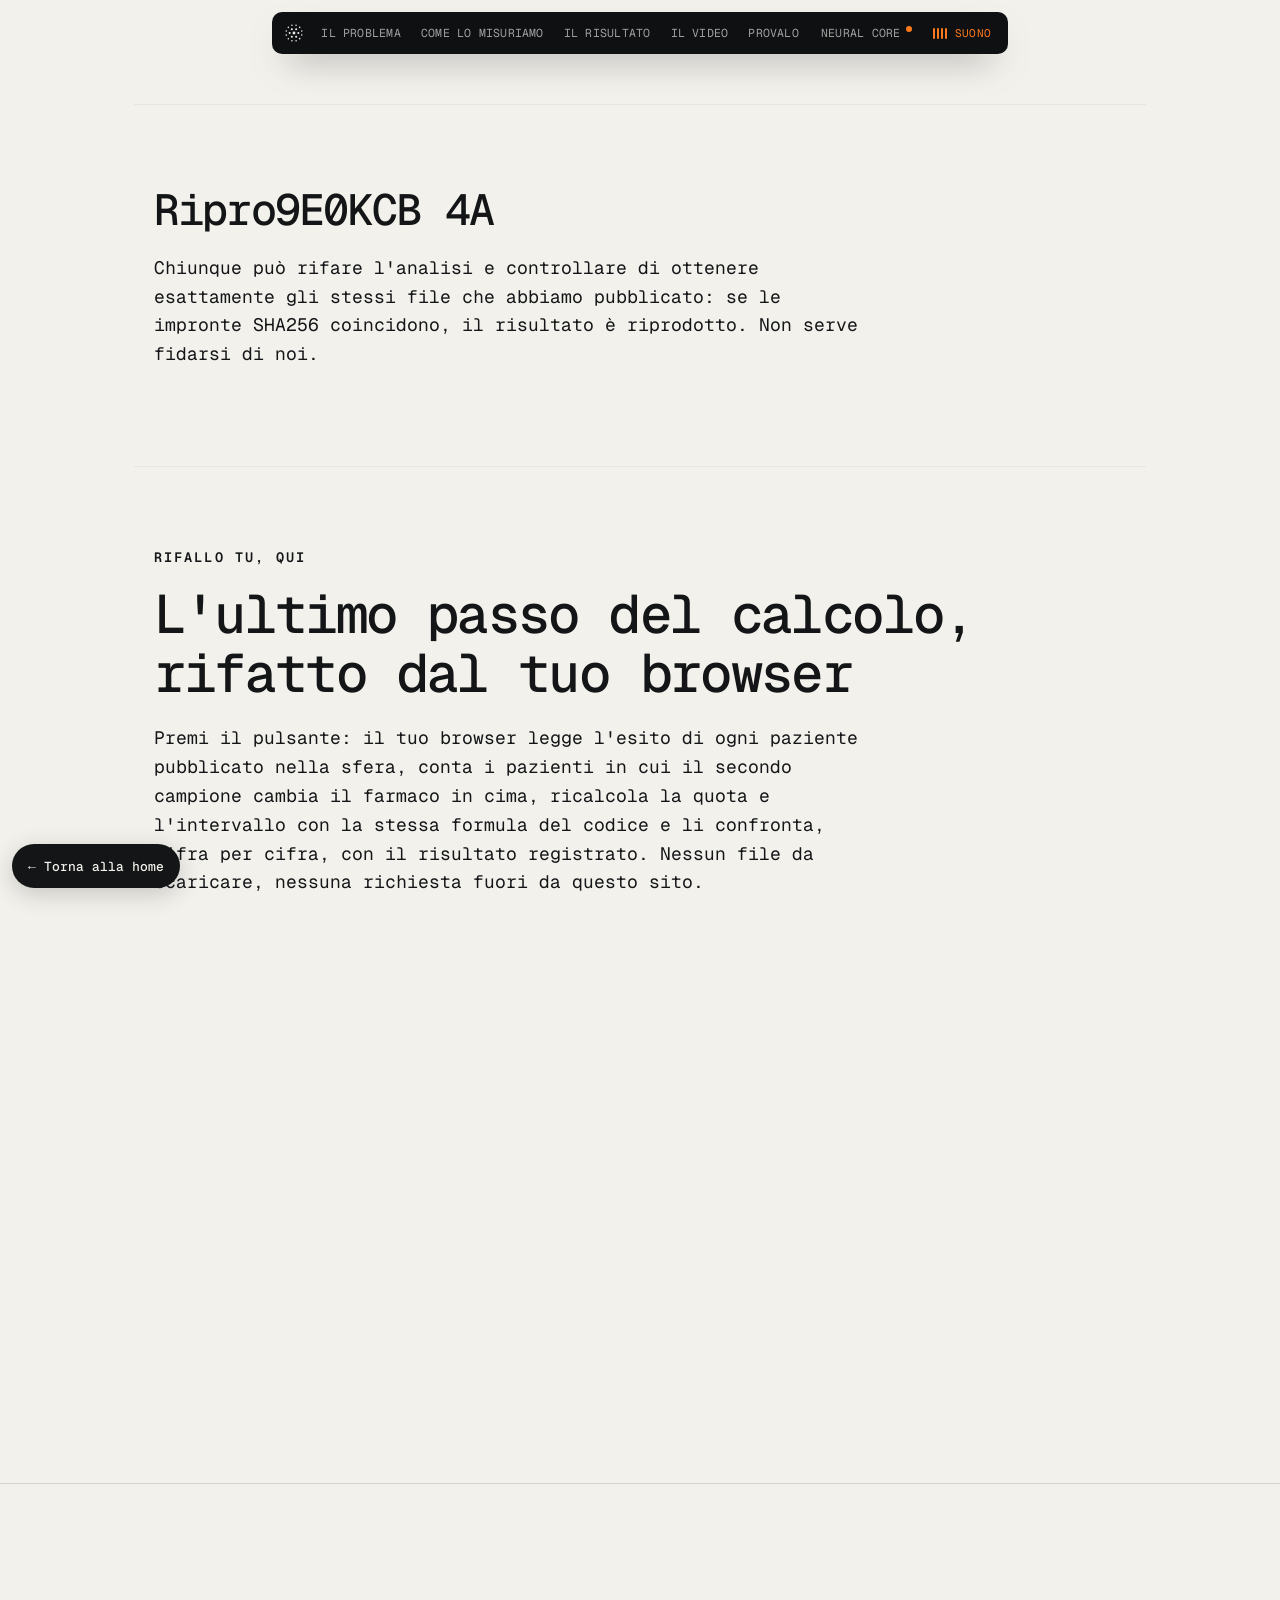
<file: riproducilo/index.html>
<!doctype html>
<html lang="it">
<head>
<meta charset="utf-8">
<meta name="viewport" content="width=device-width, initial-scale=1">
<meta http-equiv="Content-Security-Policy" content="default-src &#x27;self&#x27;; script-src &#x27;self&#x27;; style-src &#x27;self&#x27;; img-src &#x27;self&#x27; data: blob:; media-src &#x27;self&#x27; blob: data:; font-src &#x27;self&#x27;; connect-src &#x27;self&#x27;; object-src &#x27;none&#x27;; base-uri &#x27;self&#x27;; form-action &#x27;none&#x27;">
<meta name="referrer" content="no-referrer">
<title>Riproducilo tu · Un campione basta?</title>
<meta name="description" content="Rifai l&#x27;analisi del progetto e controlla di ottenere gli stessi file, byte per byte.">
<link rel="icon" type="image/svg+xml" href="../favicon.svg">
<link rel="stylesheet" href="../css/comune.css?v=0887cc49"><link rel="stylesheet" href="../css/landing.css?v=7ad774c4">
<link rel="stylesheet" href="../css/design32.css?v=40162e1d">
<link rel="stylesheet" href="../css/interne32.css?v=32cfc7ca">
<script src="../v32/transizione32.js?v=028c5428" defer></script>
<script src="../v32/suono32.js?v=43d75651" defer></script>
<link rel="stylesheet" href="../css/un_carattere.css?v=f7c9781e">
</head>
<body class="landing riproducilo interne32">
<a class="salta" href="#contenuto">Vai al contenuto</a>
<div class="pagina pagina-barra"><div class="nav-guscio"><nav class="nav" aria-label="Il percorso"><div class="nav-riga"><a class="nav-logo" href="../#apertura" aria-label="Torna all&#x27;inizio"><svg viewBox="0 0 24 24" aria-hidden="true"><circle cx="12" cy="12" r="1.7"></circle><circle cx="17.2" cy="12" r="1.25"></circle><circle cx="14.6" cy="16.5" r="1.25"></circle><circle cx="9.4" cy="16.5" r="1.25"></circle><circle cx="6.8" cy="12" r="1.25"></circle><circle cx="9.4" cy="7.5" r="1.25"></circle><circle cx="14.6" cy="7.5" r="1.25"></circle><circle cx="21.28" cy="14.47" r="0.95"></circle><circle cx="18.8" cy="18.78" r="0.95"></circle><circle cx="14.5" cy="21.27" r="0.95"></circle><circle cx="9.53" cy="21.28" r="0.95"></circle><circle cx="5.22" cy="18.8" r="0.95"></circle><circle cx="2.73" cy="14.5" r="0.95"></circle><circle cx="2.72" cy="9.53" r="0.95"></circle><circle cx="5.2" cy="5.22" r="0.95"></circle><circle cx="9.5" cy="2.73" r="0.95"></circle><circle cx="14.47" cy="2.72" r="0.95"></circle><circle cx="18.78" cy="5.2" r="0.95"></circle><circle cx="21.27" cy="9.5" r="0.95"></circle></svg></a><a class="nav-voce ampia" href="../#problema" data-va="problema">Il problema</a><a class="nav-voce ampia" href="../#misura" data-va="misura">Come lo misuriamo</a><a class="nav-voce ampia" href="../#risultato" data-va="risultato">Il risultato</a><a class="nav-voce ampia" href="../#video" data-va="video">Il video</a><a class="nav-voce nav-provalo" href="../#provalo" data-va="provalo">Provalo</a><span class="nav-spazio"></span><a class="nav-voce" href="../#core" data-va="core">Neural Core<span class="punto" aria-hidden="true"></span></a><span class="nav-suono-guscio"><button class="nav-suono" type="button" data-suono-tasto="1" aria-pressed="false" aria-label="Suono dell’ambiente spento: premi per accenderlo"><span class="barre" aria-hidden="true"><i></i><i></i><i></i><i></i></span><span class="eti" data-suono-eti="1">Suono</span></button><span class="suono-pannello" data-suono-pannello="1"><label class="suono-vol"><span>Volume</span><input type="range" min="0" max="100" step="1" value="60" data-suono-vol="1" aria-label="Volume del suono dell’ambiente"></label><span class="suono-nota" data-suono-nota="1">Suono generato dal vivo nel browser, senza file. Si abbassa quando VERA parla.</span><span class="suono-nota suono-nonpartito" data-suono-nonpartito="1" role="status" hidden>Il suono non è partito: tocca di nuovo</span></span></span></div></nav></div></div><a class="torna-dove" href="../" data-dove="← Torna a dove eri">← Torna alla home</a>
<main id="contenuto" tabindex="-1"><section class="testo"><div class="colonna"><h1>Riproducilo tu</h1><p class="intro">Chiunque può rifare l&#x27;analisi e controllare di ottenere esattamente gli stessi file che abbiamo pubblicato: se le impronte SHA256 coincidono, il risultato è riprodotto. Non serve fidarsi di noi.</p></div></section><section class="testo rifallo" id="rifallo" aria-labelledby="t-rifallo" data-esito="attesa"><div class="colonna"><p class="etichetta-capitolo">Rifallo tu, qui</p><h2 id="t-rifallo">L&#x27;ultimo passo del calcolo, rifatto dal tuo browser</h2><p>Premi il pulsante: il tuo browser legge l&#x27;esito di ogni paziente pubblicato nella sfera, conta i pazienti in cui il secondo campione cambia il farmaco in cima, ricalcola la quota e l&#x27;intervallo con la stessa formula del codice e li confronta, cifra per cifra, con il risultato registrato. Nessun file da scaricare, nessuna richiesta fuori da questo sito.</p><p class="azioni"><button type="button" class="pulsante" id="rifallo-avvia">Rifai il calcolo</button></p><div class="rifallo-impronte" aria-hidden="true"><div class="impronta registrata"><span>risultato registrato</span></div><div class="impronta tua"><span>calcolo del tuo browser</span></div></div><p class="rifallo-esito" id="rifallo-esito" role="status" data-identico="Identico: stesso conteggio, stessa quota, stesso intervallo, cifra per cifra." data-diverso="Diverso dal risultato registrato: questo risultato non è confermato." data-errore="Il calcolo non si è potuto fare in questo browser: nessun esito."></p><table class="rifallo-confronto" id="rifallo-confronto" hidden><thead><tr><th scope="col">Che cosa</th><th scope="col">Il tuo browser</th><th scope="col">Registrato</th></tr></thead><tbody data-righe="{&quot;eventi&quot;: &quot;pazienti con il cambio&quot;, &quot;denominatore&quot;: &quot;pazienti valutabili&quot;, &quot;quota&quot;: &quot;quota&quot;, &quot;ic_lo&quot;: &quot;estremo inferiore dell&#x27;intervallo&quot;, &quot;ic_hi&quot;: &quot;estremo superiore dell&#x27;intervallo&quot;}"></tbody></table><p class="nota" id="rifallo-didascalia" hidden></p><p class="azioni" id="rifallo-core" hidden><a class="collegamento" href="../#core">Guarda l&#x27;esito nel Neural Core</a></p><p class="nota">Il tuo browser rifà l&#x27;ultimo passo, dagli esiti dei pazienti al risultato. Il ricalcolo completo dai dati degli autori è la seconda strada, qui sotto: si accende quando il codice firmato e la prova con i dati veri sono registrati.</p></div></section><script type="module" src="rifallo.js?v=0eb48483"></script><details class="gruppo-interno" id="g-strada-1"><summary>Strada 1: dal terminale</summary><section class="testo" id="strada-1" aria-labelledby="t-strada-1"><div class="colonna"><h2 id="t-strada-1">Strada 1: dal terminale</h2><p>Con Python sul tuo computer: scarichi il codice, prendi i due file dello studio dagli autori (Mendeley Data, licenza CC BY 4.0), rifai l&#x27;analisi e confronti le impronte dei file che ottieni con quelle qui sotto.</p><h3>Dal terminale</h3><ol class="passi"><li><span>Scaricare il codice: il repository sarà pubblico alla consegna; fino ad allora questo passo non si può fare da qui.</span></li><li><span>Installare le librerie con le versioni esatte (stessi byte del certificato)</span><code>pip install -r requirements-esatti.txt</code></li><li><span>Rifare il controllo D8, prima dell&#x27;analisi (stesso comando dei risultati pubblicati)</span><code>python -m src.d8_riproduzione --s5 data/raw/Data_S5.xlsx --out &lt;cartella&gt;</code></li><li><span>Rifare l&#x27;analisi (stesso comando dei risultati pubblicati, nella stessa cartella di uscita del D8)</span><code>python -m src.esegui_analisi_reale --s5 data/raw/Data_S5.xlsx --s1 data/raw/Data_S1.xlsx --audit evidence/replica_sessione/DATA_AUDIT.csv --out &lt;cartella&gt;</code></li><li><span>Confrontare le impronte</span><code>sha256sum &lt;cartella&gt;/D8_riproduzione.csv &lt;cartella&gt;/analisi_*.csv results/D8_riproduzione.csv results/analisi_*.csv</code></li></ol><h3 id="impronte">I file da confrontare, con le loro impronte</h3><p class="nota">Sono le stesse impronte della pagina Verifica e del certificato. Calcola lo SHA256 dei file che ottieni (sha256sum) e confrontalo riga per riga.</p><div class="tabella-scorre" tabindex="0" role="region" aria-label="Tabella dei file e delle impronte"><table><thead><tr><th>File</th><th>Impronta SHA256</th></tr></thead><tbody><tr><td><code>analisi_primaria.csv</code></td><td><code class="impronta">02bc37a64498c473364ede6f71b3a485ccc6a0d0c593874ca532569b5e4673cd</code></td></tr><tr><td><code>analisi_primaria_pazienti.csv</code></td><td><code class="impronta">1ce69fa98282584ef81b299f8a75ea278fa494965cb53780605439ae573071bd</code></td></tr><tr><td><code>analisi_primaria_inclusione.csv</code></td><td><code class="impronta">75adf58d35a653768cb51b4b99bfa09a864e6f107d06f436deca46f010466cd3</code></td></tr><tr><td><code>analisi_primaria_farmaci.csv</code></td><td><code class="impronta">25fc017a999ab06b8350b2acb260bee8508a854e53cb9097e47abc0c63f8f19d</code></td></tr><tr><td><code>analisi_primaria_coppie.csv</code></td><td><code class="impronta">bbe799c3ad73c563329fc70d1556d99b8e91cab0319afb400692e29ce2bc4668</code></td></tr><tr><td><code>s5_rapporto_conteggi.csv</code></td><td><code class="impronta">608da0749e7f0afd78769af7847e8ba05f5e629cf8b67c9ffcbec08dc256e55b</code></td></tr><tr><td><code>evidence/replica_sessione/DATA_AUDIT.csv</code></td><td><code class="impronta">c543f560b6081c01839606ae97f9c359e920dee2414b0b4bb3d7eebcf6015547</code></td></tr><tr><td><code>results/D8_riproduzione.csv</code></td><td><code class="impronta">f1fd3659ddde8fcff744a0a32759f50b1586b91ee60d70e6d75c29aea1371edd</code></td></tr></tbody></table></div><p><a href="../verifica/">Vai alla pagina Verifica</a></p><figure class="qr"><img src="../media/qr.svg" width="164" height="164" alt="QR verso questa pagina (lo stesso del finale dello show)"><figcaption class="nota">QR verso questa pagina (lo stesso del finale dello show)</figcaption></figure></div></section></details></main>
<div class="pagina pagina-piede"><footer class="piede"><div class="contenitore"><div class="piede-griglia"><div class="piede-marchio"><p class="piede-logo"><svg viewBox="0 0 24 24" aria-hidden="true"><circle cx="12" cy="12" r="1.7"></circle><circle cx="17.2" cy="12" r="1.25"></circle><circle cx="14.6" cy="16.5" r="1.25"></circle><circle cx="9.4" cy="16.5" r="1.25"></circle><circle cx="6.8" cy="12" r="1.25"></circle><circle cx="9.4" cy="7.5" r="1.25"></circle><circle cx="14.6" cy="7.5" r="1.25"></circle><circle cx="21.28" cy="14.47" r="0.95"></circle><circle cx="18.8" cy="18.78" r="0.95"></circle><circle cx="14.5" cy="21.27" r="0.95"></circle><circle cx="9.53" cy="21.28" r="0.95"></circle><circle cx="5.22" cy="18.8" r="0.95"></circle><circle cx="2.73" cy="14.5" r="0.95"></circle><circle cx="2.72" cy="9.53" r="0.95"></circle><circle cx="5.2" cy="5.22" r="0.95"></circle><circle cx="9.5" cy="2.73" r="0.95"></circle><circle cx="14.47" cy="2.72" r="0.95"></circle><circle cx="18.78" cy="5.2" r="0.95"></circle><circle cx="21.27" cy="9.5" r="0.95"></circle></svg><span>NextGen Biotech</span></p><p class="corpo">Il farmaco più attivo in una metastasi è lo stesso nelle altre? L&#x27;abbiamo misurato su dati reali, con regole scritte prima dei risultati.</p></div><div><p class="occhiello">Il percorso</p><ul class="piede-lista"><li><a href="../#problema">001 · Il problema</a></li><li><a href="../#misura">002 · Come lo misuriamo</a></li><li><a href="../#risultato">003 · Il risultato</a></li><li><a href="../#video">004 · Il video</a></li><li><a href="../#provalo">005 · Crash test aperto</a></li><li><a href="../#core">006 · Neural Core</a></li><li><a href="../verifica/">Verifica</a></li><li><a href="../verifica/#etica">Etica</a></li></ul></div><div><p class="occhiello">Fonti</p><ul class="piede-lista"><li>Dati: Kryeziu et al. 2026, Cell Reports Medicine · DOI 10.1016/j.xcrm.2026.102840 · Mendeley Data hr94h42xdc, versione 3 · CC BY 4.0</li></ul></div></div><div class="piede-fondo"><span>Modello dimostrativo. Non è uno strumento clinico</span><span>Sintesi vocale: Cartesia (sonic-3.6): voce di libreria del fornitore; non abbiamo clonato la voce di nessuno</span></div></div></footer></div>
</body>
</html>
</file>
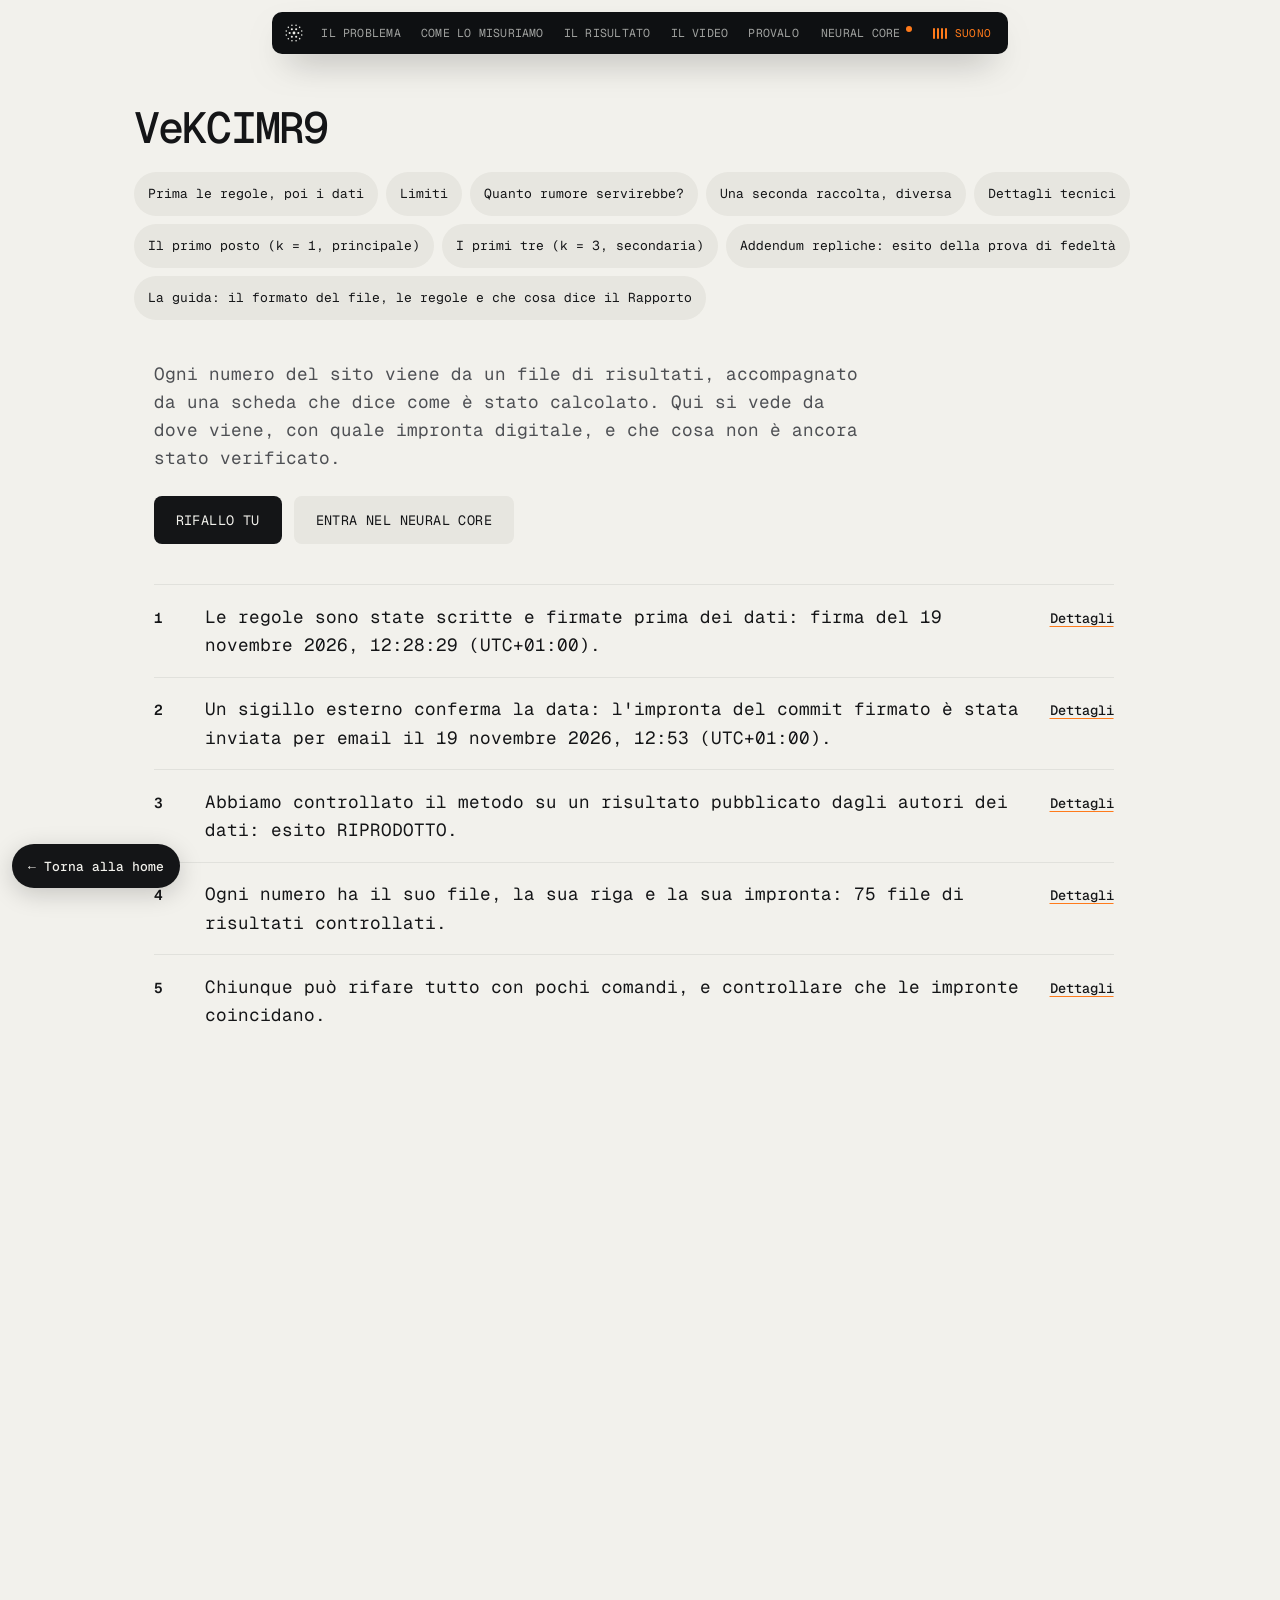
<file: verifica/index.html>
<!doctype html>
<html lang="it">
<head>
<meta charset="utf-8">
<meta name="viewport" content="width=device-width, initial-scale=1">
<meta http-equiv="Content-Security-Policy" content="default-src &#x27;self&#x27;; script-src &#x27;self&#x27;; style-src &#x27;self&#x27;; img-src &#x27;self&#x27; data: blob:; media-src &#x27;self&#x27; blob: data:; font-src &#x27;self&#x27;; connect-src &#x27;self&#x27;; object-src &#x27;none&#x27;; base-uri &#x27;self&#x27;; form-action &#x27;none&#x27;">
<meta name="referrer" content="no-referrer">
<title>Verifica · Un campione basta?</title>
<meta name="description" content="Ogni numero del sito viene da un file di risultati, accompagnato da una scheda che dice come è stato calcolato. Qui si vede da dove viene, con quale impronta digitale, e che cosa non è ancora stato verificato.">
<link rel="icon" type="image/svg+xml" href="../favicon.svg">
<link rel="stylesheet" href="../css/comune.css?v=0887cc49"><link rel="stylesheet" href="../css/landing.css?v=7ad774c4">
<meta property="og:type" content="website">
<meta property="og:site_name" content="Verifica · Un campione basta?">
<meta property="og:locale" content="it_IT">
<meta property="og:title" content="Verifica · Un campione basta?">
<meta property="og:description" content="Ogni numero del sito viene da un file di risultati, accompagnato da una scheda che dice come è stato calcolato. Qui si vede da dove viene, con quale impronta digitale, e che cosa non è ancora stato verificato.">
<meta property="og:url" content="https://veracore.it/verifica/">
<meta name="twitter:card" content="summary">
<meta name="twitter:title" content="Verifica · Un campione basta?">
<meta name="twitter:description" content="Ogni numero del sito viene da un file di risultati, accompagnato da una scheda che dice come è stato calcolato. Qui si vede da dove viene, con quale impronta digitale, e che cosa non è ancora stato verificato.">
<script src="../landing.js?v=0e29acc8" defer></script>
<link rel="stylesheet" href="../css/design32.css?v=40162e1d">
<link rel="stylesheet" href="../css/interne32.css?v=32cfc7ca">
<script src="../v32/transizione32.js?v=028c5428" defer></script>
<script src="../v32/suono32.js?v=43d75651" defer></script>
<link rel="stylesheet" href="../css/un_carattere.css?v=f7c9781e">
</head>
<body class="landing pagina-verifica interne32">
<a class="salta" href="#contenuto">Vai al contenuto</a>
<div class="pagina pagina-barra"><div class="nav-guscio"><nav class="nav" aria-label="Il percorso"><div class="nav-riga"><a class="nav-logo" href="../#apertura" aria-label="Torna all&#x27;inizio"><svg viewBox="0 0 24 24" aria-hidden="true"><circle cx="12" cy="12" r="1.7"></circle><circle cx="17.2" cy="12" r="1.25"></circle><circle cx="14.6" cy="16.5" r="1.25"></circle><circle cx="9.4" cy="16.5" r="1.25"></circle><circle cx="6.8" cy="12" r="1.25"></circle><circle cx="9.4" cy="7.5" r="1.25"></circle><circle cx="14.6" cy="7.5" r="1.25"></circle><circle cx="21.28" cy="14.47" r="0.95"></circle><circle cx="18.8" cy="18.78" r="0.95"></circle><circle cx="14.5" cy="21.27" r="0.95"></circle><circle cx="9.53" cy="21.28" r="0.95"></circle><circle cx="5.22" cy="18.8" r="0.95"></circle><circle cx="2.73" cy="14.5" r="0.95"></circle><circle cx="2.72" cy="9.53" r="0.95"></circle><circle cx="5.2" cy="5.22" r="0.95"></circle><circle cx="9.5" cy="2.73" r="0.95"></circle><circle cx="14.47" cy="2.72" r="0.95"></circle><circle cx="18.78" cy="5.2" r="0.95"></circle><circle cx="21.27" cy="9.5" r="0.95"></circle></svg></a><a class="nav-voce ampia" href="../#problema" data-va="problema">Il problema</a><a class="nav-voce ampia" href="../#misura" data-va="misura">Come lo misuriamo</a><a class="nav-voce ampia" href="../#risultato" data-va="risultato">Il risultato</a><a class="nav-voce ampia" href="../#video" data-va="video">Il video</a><a class="nav-voce nav-provalo" href="../#provalo" data-va="provalo">Provalo</a><span class="nav-spazio"></span><a class="nav-voce" href="../#core" data-va="core">Neural Core<span class="punto" aria-hidden="true"></span></a><span class="nav-suono-guscio"><button class="nav-suono" type="button" data-suono-tasto="1" aria-pressed="false" aria-label="Suono dell’ambiente spento: premi per accenderlo"><span class="barre" aria-hidden="true"><i></i><i></i><i></i><i></i></span><span class="eti" data-suono-eti="1">Suono</span></button><span class="suono-pannello" data-suono-pannello="1"><label class="suono-vol"><span>Volume</span><input type="range" min="0" max="100" step="1" value="60" data-suono-vol="1" aria-label="Volume del suono dell’ambiente"></label><span class="suono-nota" data-suono-nota="1">Suono generato dal vivo nel browser, senza file. Si abbassa quando VERA parla.</span><span class="suono-nota suono-nonpartito" data-suono-nonpartito="1" role="status" hidden>Il suono non è partito: tocca di nuovo</span></span></span></div></nav></div></div><a class="torna-dove" href="../" data-dove="← Torna a dove eri">← Torna alla home</a>
<main id="contenuto" tabindex="-1"><h1 class="titolo-pagina">Verifica</h1><section id="verifica" class="verifica"><div class="colonna"><p class="intro">Ogni numero del sito viene da un file di risultati, accompagnato da una scheda che dice come è stato calcolato. Qui si vede da dove viene, con quale impronta digitale, e che cosa non è ancora stato verificato.</p><p class="tasti azioni-apertura"><a class="tasto scuro" href="../riproducilo/">Rifallo tu</a><a class="tasto chiaro" href="../index.html#core">Entra nel Neural Core</a></p><ol class="frasi-verifica"><li><span>Le regole sono state scritte e firmate prima dei dati: firma del 19 novembre 2026, 12:28:29 (UTC+01:00).</span> <a href="#v-firma">Dettagli</a></li><li><span>Un sigillo esterno conferma la data: l&#x27;impronta del commit firmato è stata inviata per email il 19 novembre 2026, 12:53 (UTC+01:00).</span> <a href="#v-firma">Dettagli</a></li><li><span>Abbiamo controllato il metodo su un risultato pubblicato dagli autori dei dati: esito RIPRODOTTO.</span> <a href="#v-d8">Dettagli</a></li><li><span>Ogni numero ha il suo file, la sua riga e la sua impronta: 75 file di risultati controllati.</span> <a href="#v-risultati">Dettagli</a></li><li><span>Chiunque può rifare tutto con pochi comandi, e controllare che le impronte coincidano.</span> <a href="#v-riprodurre">Dettagli</a></li></ol><p class="riproducilo-link"><a class="pulsante" href="../riproducilo/">Riproducilo tu: rifai l&#x27;analisi e confronta le impronte</a></p><details class="gruppo-interno" id="g-v-cronologia"><summary>Prima le regole, poi i dati</summary><h3 id="v-cronologia">Prima le regole, poi i dati</h3><p class="intro-cronologia">Questa linea del tempo si costruisce da sola, dalla storia del codice, a ogni nuova versione del sito: mostra solo quello che è davvero registrato nel repository. Ogni passo mostra il suo commit, con la data e l&#x27;ora.</p><ol class="cronologia"><li class="evento" data-evento="regole"><p class="quando"><time datetime="2026-11-19T09:41:20+00:00">19 novembre 2026, 09:41:20 (UTC)</time><span class="origine-data"> · data e ora del commit, come le registra git</span></p><p class="cosa">Le regole sono scritte</p><p class="spiega">Il metodo è fissato nel documento della preregistrazione e salvato nel repository, prima di guardare i dati.</p><details class="pannello-commit"><summary>Il commit <code>921a988</code></summary><p>Impronta completa del commit: <code>921a9884aaf6675b706dc62232dd6518b2469c34</code></p><p class="nota">Da dove viene: git (commit firmato scritto in docs/PREREGISTRATION_FIRMA.md)</p></details></li><li class="evento" data-evento="firma"><p class="quando"><time datetime="2026-11-19T12:28:29+01:00">19 novembre 2026, 12:28:29 (UTC+01:00)</time><span class="origine-data"> · data e ora scritte nel registro della firma</span></p><p class="cosa">Le regole sono firmate</p><p class="spiega">Il responsabile della preregistrazione approva su GitHub esattamente quella versione delle regole.</p><details class="pannello-commit"><summary>L&#x27;approvazione</summary><p class="nota">Da dove viene: docs/PREREGISTRATION_FIRMA.md (riga «Data e ora della firma»)</p></details></li><li class="evento" data-evento="sigillo"><p class="quando"><time datetime="2026-11-19T12:53+01:00">19 novembre 2026, 12:53 (UTC+01:00)</time><span class="origine-data"> · data e ora scritte nel registro della firma</span></p><p class="cosa">Il sigillo esterno</p><p class="spiega">Un&#x27;email con la sola impronta del commit firmato, inviata a una persona fuori dal team: la data del server di posta fa da testimone.</p></li><li class="evento" data-evento="tag"><p class="cosa">L&#x27;etichetta della firma nel repository</p><p class="spiega">Il commit firmato riceve l&#x27;etichetta che lo rende riconoscibile a tutti. Questa etichetta non ha una data propria, e nessuna data si ricostruisce.</p><details class="pannello-commit"><summary>Il commit <code>921a988</code></summary><p>Impronta completa del commit: <code>921a9884aaf6675b706dc62232dd6518b2469c34</code></p><p class="nota">Da dove viene: git (tag prereg-v0.3-firmata, leggero: nessuna data propria)</p></details></li><li class="evento" data-evento="passo_2"><p class="quando"><time datetime="2026-11-21T12:16:08+00:00">21 novembre 2026, 12:16:08 (UTC)</time><span class="origine-data"> · data e ora del commit, come le registra git</span></p><p class="cosa">Controllo del metodo su un risultato pubblicato dagli autori</p><p class="spiega">Passo 2 dell&#x27;apertura della busta, salvato nel registro del codice.</p><details class="pannello-commit"><summary>Il commit <code>18b70d6</code></summary><p>Impronta completa del commit: <code>18b70d691ba26d34c2999881b80f617aa0ffad4a</code></p><p class="nota">Da dove viene: docs/ESECUZIONE_REALE.md, passo 2: results/D8_riproduzione.meta.json</p></details></li><li class="evento" data-evento="passo_3"><p class="quando"><time datetime="2026-11-21T12:16:32+00:00">21 novembre 2026, 12:16:32 (UTC)</time><span class="origine-data"> · data e ora del commit, come le registra git</span></p><p class="cosa">Analisi principale sui dati veri</p><p class="spiega">Passo 3 dell&#x27;apertura della busta, salvato nel registro del codice.</p><details class="pannello-commit"><summary>Il commit <code>4b1f23b</code></summary><p>Impronta completa del commit: <code>4b1f23b5c54af2daffcf2bd83ec23fe78a2fd226</code></p><p class="nota">Da dove viene: docs/ESECUZIONE_REALE.md, passo 3: results/s5_rapporto_conteggi.meta.json, results/s5_campioni.meta.json, results/s5_tabella_primaria.meta.json, results/s5_tabella_estesa.meta.json, results/s5_tabella_combinazioni.meta.json, results/s5_tabella_riresezioni.meta.json, results/analisi_primaria.meta.json, results/analisi_primaria_inclusione.meta.json, results/analisi_primaria_pazienti.meta.json, results/analisi_primaria_farmaci.meta.json, results/analisi_primaria_coppie.meta.json</p></details></li><li class="evento" data-evento="passo_4"><p class="quando"><time datetime="2026-11-21T12:30:49+00:00">21 novembre 2026, 12:30:49 (UTC)</time><span class="origine-data"> · data e ora del commit, come le registra git</span></p><p class="cosa">Previsione esplorativa</p><p class="spiega">Passo 4 dell&#x27;apertura della busta, salvato nel registro del codice.</p><details class="pannello-commit"><summary>Il commit <code>2d3b0a6</code></summary><p>Impronta completa del commit: <code>2d3b0a6aa1a7e3a297dd1c9b6ed69d29f1370b3c</code></p><p class="nota">Da dove viene: docs/ESECUZIONE_REALE.md, passo 4: results/previsione_esplorativa.meta.json, results/previsione_esplorativa_pazienti.meta.json, results/previsione_esplorativa_permutazioni.meta.json, results/previsione_esplorativa_rischio_copertura.meta.json</p></details></li><li class="evento" data-evento="passo_5"><p class="quando"><time datetime="2026-11-21T12:31:03+00:00">21 novembre 2026, 12:31:03 (UTC)</time><span class="origine-data"> · data e ora del commit, come le registra git</span></p><p class="cosa">File per le immagini della sfera</p><p class="spiega">Passo 5 dell&#x27;apertura della busta, salvato nel registro del codice.</p><details class="pannello-commit"><summary>Il commit <code>b01b0b5</code></summary><p>Impronta completa del commit: <code>b01b0b5640345016447fc5218e1a467c9229611c</code></p><p class="nota">Da dove viene: docs/ESECUZIONE_REALE.md, passo 5: results/vis/repliche_bootstrap.meta.json, results/vis/profili.meta.json</p></details></li><!--SIM--><li class="evento" data-evento="passo_6"><p class="quando"><time datetime="2026-11-21T12:41:13+00:00">21 novembre 2026, 12:41:13 (UTC)</time><span class="origine-data"> · data e ora del commit, come le registra git</span></p><p class="cosa">Simulazione con i conteggi veri</p><p class="spiega">Passo 6 dell&#x27;apertura della busta, salvato nel registro del codice.</p><details class="pannello-commit"><summary>Il commit <code>a66be9c</code></summary><p>Impronta completa del commit: <code>a66be9c7c314b61f9f88c41a100fd80ccfbeff1a</code></p><p class="nota">Da dove viene: docs/ESECUZIONE_REALE.md, passo 6: results/SINTETICO_power_conteggi_reali.meta.json, results/SINTETICO_mde_conteggi_reali.meta.json, results/SINTETICO_power_perm_check_conteggi_reali.meta.json, results/SINTETICO_mde_perm_conteggi_reali.meta.json</p></details></li><!--/SIM--><li class="evento" data-evento="passo_7"><p class="quando"><time datetime="2026-11-21T12:41:32+00:00">21 novembre 2026, 12:41:32 (UTC)</time><span class="origine-data"> · data e ora del commit, come le registra git</span></p><p class="cosa">Certificato di verifica</p><p class="spiega">Passo 7 dell&#x27;apertura della busta, salvato nel registro del codice.</p><details class="pannello-commit"><summary>Il commit <code>6a6a418</code></summary><p>Impronta completa del commit: <code>6a6a41890f5a414123ebc86b080d00779abfb70c</code></p><p class="nota">Da dove viene: docs/ESECUZIONE_REALE.md, passo 7: results/certificato.meta.json</p></details></li><li class="evento" data-evento="passo_8"><p class="quando"><time datetime="2026-11-21T12:41:57+00:00">21 novembre 2026, 12:41:57 (UTC)</time><span class="origine-data"> · data e ora del commit, come le registra git</span></p><p class="cosa">Testi della candidatura</p><p class="spiega">Passo 8 dell&#x27;apertura della busta, salvato nel registro del codice.</p><details class="pannello-commit"><summary>Il commit <code>7f8f0b2</code></summary><p>Impronta completa del commit: <code>7f8f0b2fc75217eaa18e51496d61c1f8345283b0</code></p><p class="nota">Da dove viene: docs/ESECUZIONE_REALE.md, passo 8: results/candidatura_testi.meta.json</p></details></li><li class="evento" data-evento="passo_10"><p class="quando"><time datetime="2026-11-22T15:43:50+00:00">22 novembre 2026, 15:43:50 (UTC)</time><span class="origine-data"> · data e ora del commit, come le registra git</span></p><p class="cosa">Immagine di anteprima con i dati veri</p><p class="spiega">Passo 10 dell&#x27;apertura della busta, salvato nel registro del codice.</p><details class="pannello-commit"><summary>Il commit <code>8f9edec</code></summary><p>Impronta completa del commit: <code>8f9edecc992a7714b5ed4e75b3da4809fd350f16</code></p><p class="nota">Da dove viene: docs/ESECUZIONE_REALE.md, passo 10</p></details></li></ol></details><details class="gruppo-interno" id="g-v-limiti"><summary>Limiti</summary><h3 id="v-limiti">Limiti</h3><ul class="limiti"><li>Alcune scene del Neural Core per ora mostrano il percorso senza i valori: i valori compaiono solo quando sono verificati.</li><li>Un controllo automatico fatto alla costruzione del sito ha segnalato un punto ancora aperto: è descritto nei dettagli tecnici.</li><li>Per alcuni punti della sfera la catena delle prove non è ancora completa: quei punti restano segnati come non verificati.</li><!--SIM--><li>Il calcolo di quanti pazienti servirebbero è una simulazione: dice che cosa succederebbe se l&#x27;effetto fosse quello ipotizzato, non misura l&#x27;effetto vero.</li><!--/SIM--><li>L&#x27;organoide non è il paziente: in laboratorio mancano il tessuto attorno al tumore, il sistema immunitario e il modo in cui il corpo assorbe i farmaci.</li><li>Il rumore di misura non è ancora stato stimato. Abbiamo provato a ricostruirlo dai dati grezzi pubblici, con regole firmate prima: la prova di fedeltà non è passata e ci siamo fermati. Il prossimo passo è chiedere agli autori la procedura esatta.</li><li>I pazienti sono selezionati: solo persone operabili e solo le metastasi da cui l&#x27;organoide è cresciuto (<span class="numero-fonte" tabindex="0" title="quota di lesioni con organoide riuscito: Kryeziu et al. 2026, Cell Rep Med 7, 102840, p. 2, Results, sezione «A living biobank of metastatic CRC»: «PDOs were successfully established for 213 lesions (62%) from 102 patients (77%)» · DOI 10.1016/j.xcrm.2026.102840 · docs/CONVENZIONE_NOMI.md, citazione 1">62%</span> delle lesioni), probabilmente le meno sensibili alla chemioterapia.</li><li>I dati vengono da un solo centro, a Oslo.</li><li>Il pannello principale ha <span class="numero-fonte" tabindex="0" title="farmaci del pannello primario: contati in config/schema.yaml · riga 29 · s5.farmaci_primari · impronta 3c6875bd27efa351… · preregistrazione v0.3.4, D15 (docs/PREREGISTRATION.md, impronta cf33e95b9b1dd73e…)">24</span> farmaci, in gran parte sperimentali; oxaliplatino e cetuximab entrano solo nell&#x27;analisi secondaria.</li><li>La previsione è solo esplorativa: con questi numeri non si può dimostrare.</li><li>Nessun uso clinico: il progetto non indica farmaci per nessuna persona.</li><li>I campioni dello stesso paziente sono stati testati di solito in date diverse: può esserci variabilità tecnica.</li></ul></details><details class="gruppo-interno" id="g-v-addendum-rumore"><summary>Quanto rumore servirebbe?</summary><section class="pannello-prova esplorativa" data-prova="addendum_rumore"><h3 id="v-addendum-rumore">Quanto rumore servirebbe?</h3><div class="addendum-parte" data-analisi="soglia"><p class="etichetta-obbligatoria">analisi di sensibilità esplorativa, aggiunta dopo l&#x27;apertura dei dati (addendum rumore)</p><div class="addendum-k" data-k="1" data-da-approvare="parole_semplici"><h4>Il farmaco in cima cambia</h4><ul class="griglia-sigma"><li data-sigma="0,5">Con un rumore ipotetico di <span class="cifra" title="results/addendum_rumore/rumore_soglia.csv · riga 2 · sigma · impronta 5a2402abc6fc39d9…" data-etichetta="analisi di sensibilità esplorativa, aggiunta dopo l&#x27;apertura dei dati (addendum rumore)">0,5</span> punti DSS, gli eventi che superano la soglia firmata sono <span class="cifra" data-conta="14" data-suffisso="" title="results/addendum_rumore/rumore_soglia.csv · riga 2 · n · impronta 5a2402abc6fc39d9…" data-etichetta="analisi di sensibilità esplorativa, aggiunta dopo l&#x27;apertura dei dati (addendum rumore)">14</span> su <span class="cifra" data-conta="64" data-suffisso="" title="results/addendum_rumore/rumore_soglia.csv · riga 2 · n · impronta 5a2402abc6fc39d9…" data-etichetta="analisi di sensibilità esplorativa, aggiunta dopo l&#x27;apertura dei dati (addendum rumore)">64</span>.</li><li data-sigma="1">Con un rumore ipotetico di <span class="cifra" data-conta="1" data-suffisso="" title="results/addendum_rumore/rumore_soglia.csv · riga 3 · sigma · impronta 5a2402abc6fc39d9…" data-etichetta="analisi di sensibilità esplorativa, aggiunta dopo l&#x27;apertura dei dati (addendum rumore)">1</span> punti DSS, gli eventi che superano la soglia firmata sono <span class="cifra" data-conta="11" data-suffisso="" title="results/addendum_rumore/rumore_soglia.csv · riga 3 · n · impronta 5a2402abc6fc39d9…" data-etichetta="analisi di sensibilità esplorativa, aggiunta dopo l&#x27;apertura dei dati (addendum rumore)">11</span> su <span class="cifra" data-conta="64" data-suffisso="" title="results/addendum_rumore/rumore_soglia.csv · riga 3 · n · impronta 5a2402abc6fc39d9…" data-etichetta="analisi di sensibilità esplorativa, aggiunta dopo l&#x27;apertura dei dati (addendum rumore)">64</span>.</li><li data-sigma="1,5">Con un rumore ipotetico di <span class="cifra" title="results/addendum_rumore/rumore_soglia.csv · riga 4 · sigma · impronta 5a2402abc6fc39d9…" data-etichetta="analisi di sensibilità esplorativa, aggiunta dopo l&#x27;apertura dei dati (addendum rumore)">1,5</span> punti DSS, gli eventi che superano la soglia firmata sono <span class="cifra" data-conta="8" data-suffisso="" title="results/addendum_rumore/rumore_soglia.csv · riga 4 · n · impronta 5a2402abc6fc39d9…" data-etichetta="analisi di sensibilità esplorativa, aggiunta dopo l&#x27;apertura dei dati (addendum rumore)">8</span> su <span class="cifra" data-conta="64" data-suffisso="" title="results/addendum_rumore/rumore_soglia.csv · riga 4 · n · impronta 5a2402abc6fc39d9…" data-etichetta="analisi di sensibilità esplorativa, aggiunta dopo l&#x27;apertura dei dati (addendum rumore)">64</span>.</li><li data-sigma="2">Con un rumore ipotetico di <span class="cifra" data-conta="2" data-suffisso="" title="results/addendum_rumore/rumore_soglia.csv · riga 5 · sigma · impronta 5a2402abc6fc39d9…" data-etichetta="analisi di sensibilità esplorativa, aggiunta dopo l&#x27;apertura dei dati (addendum rumore)">2</span> punti DSS, gli eventi che superano la soglia firmata sono <span class="cifra" data-conta="7" data-suffisso="" title="results/addendum_rumore/rumore_soglia.csv · riga 5 · n · impronta 5a2402abc6fc39d9…" data-etichetta="analisi di sensibilità esplorativa, aggiunta dopo l&#x27;apertura dei dati (addendum rumore)">7</span> su <span class="cifra" data-conta="64" data-suffisso="" title="results/addendum_rumore/rumore_soglia.csv · riga 5 · n · impronta 5a2402abc6fc39d9…" data-etichetta="analisi di sensibilità esplorativa, aggiunta dopo l&#x27;apertura dei dati (addendum rumore)">64</span>.</li><li data-sigma="3">Con un rumore ipotetico di <span class="cifra" data-conta="3" data-suffisso="" title="results/addendum_rumore/rumore_soglia.csv · riga 6 · sigma · impronta 5a2402abc6fc39d9…" data-etichetta="analisi di sensibilità esplorativa, aggiunta dopo l&#x27;apertura dei dati (addendum rumore)">3</span> punti DSS, gli eventi che superano la soglia firmata sono <span class="cifra" data-conta="5" data-suffisso="" title="results/addendum_rumore/rumore_soglia.csv · riga 6 · n · impronta 5a2402abc6fc39d9…" data-etichetta="analisi di sensibilità esplorativa, aggiunta dopo l&#x27;apertura dei dati (addendum rumore)">5</span> su <span class="cifra" data-conta="64" data-suffisso="" title="results/addendum_rumore/rumore_soglia.csv · riga 6 · n · impronta 5a2402abc6fc39d9…" data-etichetta="analisi di sensibilità esplorativa, aggiunta dopo l&#x27;apertura dei dati (addendum rumore)">64</span>.</li><li data-sigma="4">Con un rumore ipotetico di <span class="cifra" data-conta="4" data-suffisso="" title="results/addendum_rumore/rumore_soglia.csv · riga 7 · sigma · impronta 5a2402abc6fc39d9…" data-etichetta="analisi di sensibilità esplorativa, aggiunta dopo l&#x27;apertura dei dati (addendum rumore)">4</span> punti DSS, gli eventi che superano la soglia firmata sono <span class="cifra" data-conta="3" data-suffisso="" title="results/addendum_rumore/rumore_soglia.csv · riga 7 · n · impronta 5a2402abc6fc39d9…" data-etichetta="analisi di sensibilità esplorativa, aggiunta dopo l&#x27;apertura dei dati (addendum rumore)">3</span> su <span class="cifra" data-conta="64" data-suffisso="" title="results/addendum_rumore/rumore_soglia.csv · riga 7 · n · impronta 5a2402abc6fc39d9…" data-etichetta="analisi di sensibilità esplorativa, aggiunta dopo l&#x27;apertura dei dati (addendum rumore)">64</span>.</li><li data-sigma="5">Con un rumore ipotetico di <span class="cifra" data-conta="5" data-suffisso="" title="results/addendum_rumore/rumore_soglia.csv · riga 8 · sigma · impronta 5a2402abc6fc39d9…" data-etichetta="analisi di sensibilità esplorativa, aggiunta dopo l&#x27;apertura dei dati (addendum rumore)">5</span> punti DSS, gli eventi che superano la soglia firmata sono <span class="cifra" data-conta="2" data-suffisso="" title="results/addendum_rumore/rumore_soglia.csv · riga 8 · n · impronta 5a2402abc6fc39d9…" data-etichetta="analisi di sensibilità esplorativa, aggiunta dopo l&#x27;apertura dei dati (addendum rumore)">2</span> su <span class="cifra" data-conta="64" data-suffisso="" title="results/addendum_rumore/rumore_soglia.csv · riga 8 · n · impronta 5a2402abc6fc39d9…" data-etichetta="analisi di sensibilità esplorativa, aggiunta dopo l&#x27;apertura dei dati (addendum rumore)">64</span>.</li><li data-sigma="7,5">Con un rumore ipotetico di <span class="cifra" title="results/addendum_rumore/rumore_soglia.csv · riga 9 · sigma · impronta 5a2402abc6fc39d9…" data-etichetta="analisi di sensibilità esplorativa, aggiunta dopo l&#x27;apertura dei dati (addendum rumore)">7,5</span> punti DSS, gli eventi che superano la soglia firmata sono <span class="cifra" data-conta="1" data-suffisso="" title="results/addendum_rumore/rumore_soglia.csv · riga 9 · n · impronta 5a2402abc6fc39d9…" data-etichetta="analisi di sensibilità esplorativa, aggiunta dopo l&#x27;apertura dei dati (addendum rumore)">1</span> su <span class="cifra" data-conta="64" data-suffisso="" title="results/addendum_rumore/rumore_soglia.csv · riga 9 · n · impronta 5a2402abc6fc39d9…" data-etichetta="analisi di sensibilità esplorativa, aggiunta dopo l&#x27;apertura dei dati (addendum rumore)">64</span>.</li><li data-sigma="10">Con un rumore ipotetico di <span class="cifra" data-conta="10" data-suffisso="" title="results/addendum_rumore/rumore_soglia.csv · riga 10 · sigma · impronta 5a2402abc6fc39d9…" data-etichetta="analisi di sensibilità esplorativa, aggiunta dopo l&#x27;apertura dei dati (addendum rumore)">10</span> punti DSS, gli eventi che superano la soglia firmata sono <span class="cifra" data-conta="1" data-suffisso="" title="results/addendum_rumore/rumore_soglia.csv · riga 10 · n · impronta 5a2402abc6fc39d9…" data-etichetta="analisi di sensibilità esplorativa, aggiunta dopo l&#x27;apertura dei dati (addendum rumore)">1</span> su <span class="cifra" data-conta="64" data-suffisso="" title="results/addendum_rumore/rumore_soglia.csv · riga 10 · n · impronta 5a2402abc6fc39d9…" data-etichetta="analisi di sensibilità esplorativa, aggiunta dopo l&#x27;apertura dei dati (addendum rumore)">64</span>.</li></ul><div class="tabella-scorre" tabindex="0" role="region"><table class="griglia-fissa"><thead><tr><th scope="col">σ (punti DSS)</th><th scope="col">Pazienti con evento</th><th scope="col">Quota</th><th scope="col">Intervallo di Wilson</th></tr></thead><tbody><tr><td><span class="cifra" title="results/addendum_rumore/rumore_soglia.csv · riga 2 · sigma · impronta 5a2402abc6fc39d9…" data-etichetta="analisi di sensibilità esplorativa, aggiunta dopo l&#x27;apertura dei dati (addendum rumore)">0,5</span></td><td><span class="cifra" data-conta="14" data-suffisso="" title="results/addendum_rumore/rumore_soglia.csv · riga 2 · n · impronta 5a2402abc6fc39d9…" data-etichetta="analisi di sensibilità esplorativa, aggiunta dopo l&#x27;apertura dei dati (addendum rumore)">14</span> su <span class="cifra" data-conta="64" data-suffisso="" title="results/addendum_rumore/rumore_soglia.csv · riga 2 · n · impronta 5a2402abc6fc39d9…" data-etichetta="analisi di sensibilità esplorativa, aggiunta dopo l&#x27;apertura dei dati (addendum rumore)">64</span></td><td><span class="cifra" data-conta="22" data-suffisso="%" title="results/addendum_rumore/rumore_soglia.csv · riga 2 · quota · impronta 5a2402abc6fc39d9…" data-etichetta="analisi di sensibilità esplorativa, aggiunta dopo l&#x27;apertura dei dati (addendum rumore)">22%</span></td><td><span class="cifra" data-conta="14" data-suffisso="%" title="results/addendum_rumore/rumore_soglia.csv · riga 2 · wilson_lo · impronta 5a2402abc6fc39d9…" data-etichetta="analisi di sensibilità esplorativa, aggiunta dopo l&#x27;apertura dei dati (addendum rumore)">14%</span> – <span class="cifra" data-conta="33" data-suffisso="%" title="results/addendum_rumore/rumore_soglia.csv · riga 2 · wilson_hi · impronta 5a2402abc6fc39d9…" data-etichetta="analisi di sensibilità esplorativa, aggiunta dopo l&#x27;apertura dei dati (addendum rumore)">33%</span></td></tr><tr><td><span class="cifra" data-conta="1" data-suffisso="" title="results/addendum_rumore/rumore_soglia.csv · riga 3 · sigma · impronta 5a2402abc6fc39d9…" data-etichetta="analisi di sensibilità esplorativa, aggiunta dopo l&#x27;apertura dei dati (addendum rumore)">1</span></td><td><span class="cifra" data-conta="11" data-suffisso="" title="results/addendum_rumore/rumore_soglia.csv · riga 3 · n · impronta 5a2402abc6fc39d9…" data-etichetta="analisi di sensibilità esplorativa, aggiunta dopo l&#x27;apertura dei dati (addendum rumore)">11</span> su <span class="cifra" data-conta="64" data-suffisso="" title="results/addendum_rumore/rumore_soglia.csv · riga 3 · n · impronta 5a2402abc6fc39d9…" data-etichetta="analisi di sensibilità esplorativa, aggiunta dopo l&#x27;apertura dei dati (addendum rumore)">64</span></td><td><span class="cifra" data-conta="17" data-suffisso="%" title="results/addendum_rumore/rumore_soglia.csv · riga 3 · quota · impronta 5a2402abc6fc39d9…" data-etichetta="analisi di sensibilità esplorativa, aggiunta dopo l&#x27;apertura dei dati (addendum rumore)">17%</span></td><td><span class="cifra" data-conta="10" data-suffisso="%" title="results/addendum_rumore/rumore_soglia.csv · riga 3 · wilson_lo · impronta 5a2402abc6fc39d9…" data-etichetta="analisi di sensibilità esplorativa, aggiunta dopo l&#x27;apertura dei dati (addendum rumore)">10%</span> – <span class="cifra" data-conta="28" data-suffisso="%" title="results/addendum_rumore/rumore_soglia.csv · riga 3 · wilson_hi · impronta 5a2402abc6fc39d9…" data-etichetta="analisi di sensibilità esplorativa, aggiunta dopo l&#x27;apertura dei dati (addendum rumore)">28%</span></td></tr><tr><td><span class="cifra" title="results/addendum_rumore/rumore_soglia.csv · riga 4 · sigma · impronta 5a2402abc6fc39d9…" data-etichetta="analisi di sensibilità esplorativa, aggiunta dopo l&#x27;apertura dei dati (addendum rumore)">1,5</span></td><td><span class="cifra" data-conta="8" data-suffisso="" title="results/addendum_rumore/rumore_soglia.csv · riga 4 · n · impronta 5a2402abc6fc39d9…" data-etichetta="analisi di sensibilità esplorativa, aggiunta dopo l&#x27;apertura dei dati (addendum rumore)">8</span> su <span class="cifra" data-conta="64" data-suffisso="" title="results/addendum_rumore/rumore_soglia.csv · riga 4 · n · impronta 5a2402abc6fc39d9…" data-etichetta="analisi di sensibilità esplorativa, aggiunta dopo l&#x27;apertura dei dati (addendum rumore)">64</span></td><td><span class="cifra" data-conta="13" data-suffisso="%" title="results/addendum_rumore/rumore_soglia.csv · riga 4 · quota · impronta 5a2402abc6fc39d9…" data-etichetta="analisi di sensibilità esplorativa, aggiunta dopo l&#x27;apertura dei dati (addendum rumore)">13%</span></td><td><span class="cifra" data-conta="6" data-suffisso="%" title="results/addendum_rumore/rumore_soglia.csv · riga 4 · wilson_lo · impronta 5a2402abc6fc39d9…" data-etichetta="analisi di sensibilità esplorativa, aggiunta dopo l&#x27;apertura dei dati (addendum rumore)">6%</span> – <span class="cifra" data-conta="23" data-suffisso="%" title="results/addendum_rumore/rumore_soglia.csv · riga 4 · wilson_hi · impronta 5a2402abc6fc39d9…" data-etichetta="analisi di sensibilità esplorativa, aggiunta dopo l&#x27;apertura dei dati (addendum rumore)">23%</span></td></tr><tr><td><span class="cifra" data-conta="2" data-suffisso="" title="results/addendum_rumore/rumore_soglia.csv · riga 5 · sigma · impronta 5a2402abc6fc39d9…" data-etichetta="analisi di sensibilità esplorativa, aggiunta dopo l&#x27;apertura dei dati (addendum rumore)">2</span></td><td><span class="cifra" data-conta="7" data-suffisso="" title="results/addendum_rumore/rumore_soglia.csv · riga 5 · n · impronta 5a2402abc6fc39d9…" data-etichetta="analisi di sensibilità esplorativa, aggiunta dopo l&#x27;apertura dei dati (addendum rumore)">7</span> su <span class="cifra" data-conta="64" data-suffisso="" title="results/addendum_rumore/rumore_soglia.csv · riga 5 · n · impronta 5a2402abc6fc39d9…" data-etichetta="analisi di sensibilità esplorativa, aggiunta dopo l&#x27;apertura dei dati (addendum rumore)">64</span></td><td><span class="cifra" data-conta="11" data-suffisso="%" title="results/addendum_rumore/rumore_soglia.csv · riga 5 · quota · impronta 5a2402abc6fc39d9…" data-etichetta="analisi di sensibilità esplorativa, aggiunta dopo l&#x27;apertura dei dati (addendum rumore)">11%</span></td><td><span class="cifra" data-conta="5" data-suffisso="%" title="results/addendum_rumore/rumore_soglia.csv · riga 5 · wilson_lo · impronta 5a2402abc6fc39d9…" data-etichetta="analisi di sensibilità esplorativa, aggiunta dopo l&#x27;apertura dei dati (addendum rumore)">5%</span> – <span class="cifra" data-conta="21" data-suffisso="%" title="results/addendum_rumore/rumore_soglia.csv · riga 5 · wilson_hi · impronta 5a2402abc6fc39d9…" data-etichetta="analisi di sensibilità esplorativa, aggiunta dopo l&#x27;apertura dei dati (addendum rumore)">21%</span></td></tr><tr><td><span class="cifra" data-conta="3" data-suffisso="" title="results/addendum_rumore/rumore_soglia.csv · riga 6 · sigma · impronta 5a2402abc6fc39d9…" data-etichetta="analisi di sensibilità esplorativa, aggiunta dopo l&#x27;apertura dei dati (addendum rumore)">3</span></td><td><span class="cifra" data-conta="5" data-suffisso="" title="results/addendum_rumore/rumore_soglia.csv · riga 6 · n · impronta 5a2402abc6fc39d9…" data-etichetta="analisi di sensibilità esplorativa, aggiunta dopo l&#x27;apertura dei dati (addendum rumore)">5</span> su <span class="cifra" data-conta="64" data-suffisso="" title="results/addendum_rumore/rumore_soglia.csv · riga 6 · n · impronta 5a2402abc6fc39d9…" data-etichetta="analisi di sensibilità esplorativa, aggiunta dopo l&#x27;apertura dei dati (addendum rumore)">64</span></td><td><span class="cifra" data-conta="8" data-suffisso="%" title="results/addendum_rumore/rumore_soglia.csv · riga 6 · quota · impronta 5a2402abc6fc39d9…" data-etichetta="analisi di sensibilità esplorativa, aggiunta dopo l&#x27;apertura dei dati (addendum rumore)">8%</span></td><td><span class="cifra" data-conta="3" data-suffisso="%" title="results/addendum_rumore/rumore_soglia.csv · riga 6 · wilson_lo · impronta 5a2402abc6fc39d9…" data-etichetta="analisi di sensibilità esplorativa, aggiunta dopo l&#x27;apertura dei dati (addendum rumore)">3%</span> – <span class="cifra" data-conta="17" data-suffisso="%" title="results/addendum_rumore/rumore_soglia.csv · riga 6 · wilson_hi · impronta 5a2402abc6fc39d9…" data-etichetta="analisi di sensibilità esplorativa, aggiunta dopo l&#x27;apertura dei dati (addendum rumore)">17%</span></td></tr><tr><td><span class="cifra" data-conta="4" data-suffisso="" title="results/addendum_rumore/rumore_soglia.csv · riga 7 · sigma · impronta 5a2402abc6fc39d9…" data-etichetta="analisi di sensibilità esplorativa, aggiunta dopo l&#x27;apertura dei dati (addendum rumore)">4</span></td><td><span class="cifra" data-conta="3" data-suffisso="" title="results/addendum_rumore/rumore_soglia.csv · riga 7 · n · impronta 5a2402abc6fc39d9…" data-etichetta="analisi di sensibilità esplorativa, aggiunta dopo l&#x27;apertura dei dati (addendum rumore)">3</span> su <span class="cifra" data-conta="64" data-suffisso="" title="results/addendum_rumore/rumore_soglia.csv · riga 7 · n · impronta 5a2402abc6fc39d9…" data-etichetta="analisi di sensibilità esplorativa, aggiunta dopo l&#x27;apertura dei dati (addendum rumore)">64</span></td><td><span class="cifra" data-conta="5" data-suffisso="%" title="results/addendum_rumore/rumore_soglia.csv · riga 7 · quota · impronta 5a2402abc6fc39d9…" data-etichetta="analisi di sensibilità esplorativa, aggiunta dopo l&#x27;apertura dei dati (addendum rumore)">5%</span></td><td><span class="cifra" data-conta="2" data-suffisso="%" title="results/addendum_rumore/rumore_soglia.csv · riga 7 · wilson_lo · impronta 5a2402abc6fc39d9…" data-etichetta="analisi di sensibilità esplorativa, aggiunta dopo l&#x27;apertura dei dati (addendum rumore)">2%</span> – <span class="cifra" data-conta="13" data-suffisso="%" title="results/addendum_rumore/rumore_soglia.csv · riga 7 · wilson_hi · impronta 5a2402abc6fc39d9…" data-etichetta="analisi di sensibilità esplorativa, aggiunta dopo l&#x27;apertura dei dati (addendum rumore)">13%</span></td></tr><tr><td><span class="cifra" data-conta="5" data-suffisso="" title="results/addendum_rumore/rumore_soglia.csv · riga 8 · sigma · impronta 5a2402abc6fc39d9…" data-etichetta="analisi di sensibilità esplorativa, aggiunta dopo l&#x27;apertura dei dati (addendum rumore)">5</span></td><td><span class="cifra" data-conta="2" data-suffisso="" title="results/addendum_rumore/rumore_soglia.csv · riga 8 · n · impronta 5a2402abc6fc39d9…" data-etichetta="analisi di sensibilità esplorativa, aggiunta dopo l&#x27;apertura dei dati (addendum rumore)">2</span> su <span class="cifra" data-conta="64" data-suffisso="" title="results/addendum_rumore/rumore_soglia.csv · riga 8 · n · impronta 5a2402abc6fc39d9…" data-etichetta="analisi di sensibilità esplorativa, aggiunta dopo l&#x27;apertura dei dati (addendum rumore)">64</span></td><td><span class="cifra" data-conta="3" data-suffisso="%" title="results/addendum_rumore/rumore_soglia.csv · riga 8 · quota · impronta 5a2402abc6fc39d9…" data-etichetta="analisi di sensibilità esplorativa, aggiunta dopo l&#x27;apertura dei dati (addendum rumore)">3%</span></td><td><span class="cifra" data-conta="1" data-suffisso="%" title="results/addendum_rumore/rumore_soglia.csv · riga 8 · wilson_lo · impronta 5a2402abc6fc39d9…" data-etichetta="analisi di sensibilità esplorativa, aggiunta dopo l&#x27;apertura dei dati (addendum rumore)">1%</span> – <span class="cifra" data-conta="11" data-suffisso="%" title="results/addendum_rumore/rumore_soglia.csv · riga 8 · wilson_hi · impronta 5a2402abc6fc39d9…" data-etichetta="analisi di sensibilità esplorativa, aggiunta dopo l&#x27;apertura dei dati (addendum rumore)">11%</span></td></tr><tr><td><span class="cifra" title="results/addendum_rumore/rumore_soglia.csv · riga 9 · sigma · impronta 5a2402abc6fc39d9…" data-etichetta="analisi di sensibilità esplorativa, aggiunta dopo l&#x27;apertura dei dati (addendum rumore)">7,5</span></td><td><span class="cifra" data-conta="1" data-suffisso="" title="results/addendum_rumore/rumore_soglia.csv · riga 9 · n · impronta 5a2402abc6fc39d9…" data-etichetta="analisi di sensibilità esplorativa, aggiunta dopo l&#x27;apertura dei dati (addendum rumore)">1</span> su <span class="cifra" data-conta="64" data-suffisso="" title="results/addendum_rumore/rumore_soglia.csv · riga 9 · n · impronta 5a2402abc6fc39d9…" data-etichetta="analisi di sensibilità esplorativa, aggiunta dopo l&#x27;apertura dei dati (addendum rumore)">64</span></td><td><span class="cifra" data-conta="2" data-suffisso="%" title="results/addendum_rumore/rumore_soglia.csv · riga 9 · quota · impronta 5a2402abc6fc39d9…" data-etichetta="analisi di sensibilità esplorativa, aggiunta dopo l&#x27;apertura dei dati (addendum rumore)">2%</span></td><td><span class="cifra" data-conta="0" data-suffisso="%" title="results/addendum_rumore/rumore_soglia.csv · riga 9 · wilson_lo · impronta 5a2402abc6fc39d9…" data-etichetta="analisi di sensibilità esplorativa, aggiunta dopo l&#x27;apertura dei dati (addendum rumore)">0%</span> – <span class="cifra" data-conta="8" data-suffisso="%" title="results/addendum_rumore/rumore_soglia.csv · riga 9 · wilson_hi · impronta 5a2402abc6fc39d9…" data-etichetta="analisi di sensibilità esplorativa, aggiunta dopo l&#x27;apertura dei dati (addendum rumore)">8%</span></td></tr><tr><td><span class="cifra" data-conta="10" data-suffisso="" title="results/addendum_rumore/rumore_soglia.csv · riga 10 · sigma · impronta 5a2402abc6fc39d9…" data-etichetta="analisi di sensibilità esplorativa, aggiunta dopo l&#x27;apertura dei dati (addendum rumore)">10</span></td><td><span class="cifra" data-conta="1" data-suffisso="" title="results/addendum_rumore/rumore_soglia.csv · riga 10 · n · impronta 5a2402abc6fc39d9…" data-etichetta="analisi di sensibilità esplorativa, aggiunta dopo l&#x27;apertura dei dati (addendum rumore)">1</span> su <span class="cifra" data-conta="64" data-suffisso="" title="results/addendum_rumore/rumore_soglia.csv · riga 10 · n · impronta 5a2402abc6fc39d9…" data-etichetta="analisi di sensibilità esplorativa, aggiunta dopo l&#x27;apertura dei dati (addendum rumore)">64</span></td><td><span class="cifra" data-conta="2" data-suffisso="%" title="results/addendum_rumore/rumore_soglia.csv · riga 10 · quota · impronta 5a2402abc6fc39d9…" data-etichetta="analisi di sensibilità esplorativa, aggiunta dopo l&#x27;apertura dei dati (addendum rumore)">2%</span></td><td><span class="cifra" data-conta="0" data-suffisso="%" title="results/addendum_rumore/rumore_soglia.csv · riga 10 · wilson_lo · impronta 5a2402abc6fc39d9…" data-etichetta="analisi di sensibilità esplorativa, aggiunta dopo l&#x27;apertura dei dati (addendum rumore)">0%</span> – <span class="cifra" data-conta="8" data-suffisso="%" title="results/addendum_rumore/rumore_soglia.csv · riga 10 · wilson_hi · impronta 5a2402abc6fc39d9…" data-etichetta="analisi di sensibilità esplorativa, aggiunta dopo l&#x27;apertura dei dati (addendum rumore)">8%</span></td></tr></tbody></table></div></div><div class="addendum-k" data-k="3" data-da-approvare="parole_semplici"><h4>Esce dai primi <span class="cifra" title="results/addendum_rumore/rumore_soglia.csv · riga 75 · n · impronta 5a2402abc6fc39d9…" data-etichetta="analisi di sensibilità esplorativa, aggiunta dopo l&#x27;apertura dei dati (addendum rumore)">tre</span></h4><ul class="griglia-sigma"><li data-sigma="0,5">Con un rumore ipotetico di <span class="cifra" title="results/addendum_rumore/rumore_soglia.csv · riga 75 · sigma · impronta 5a2402abc6fc39d9…" data-etichetta="analisi di sensibilità esplorativa, aggiunta dopo l&#x27;apertura dei dati (addendum rumore)">0,5</span> punti DSS, gli eventi che superano la soglia firmata sono <span class="cifra" data-conta="6" data-suffisso="" title="results/addendum_rumore/rumore_soglia.csv · riga 75 · n · impronta 5a2402abc6fc39d9…" data-etichetta="analisi di sensibilità esplorativa, aggiunta dopo l&#x27;apertura dei dati (addendum rumore)">6</span> su <span class="cifra" data-conta="64" data-suffisso="" title="results/addendum_rumore/rumore_soglia.csv · riga 75 · n · impronta 5a2402abc6fc39d9…" data-etichetta="analisi di sensibilità esplorativa, aggiunta dopo l&#x27;apertura dei dati (addendum rumore)">64</span>.</li><li data-sigma="1">Con un rumore ipotetico di <span class="cifra" data-conta="1" data-suffisso="" title="results/addendum_rumore/rumore_soglia.csv · riga 76 · sigma · impronta 5a2402abc6fc39d9…" data-etichetta="analisi di sensibilità esplorativa, aggiunta dopo l&#x27;apertura dei dati (addendum rumore)">1</span> punti DSS, gli eventi che superano la soglia firmata sono <span class="cifra" data-conta="6" data-suffisso="" title="results/addendum_rumore/rumore_soglia.csv · riga 76 · n · impronta 5a2402abc6fc39d9…" data-etichetta="analisi di sensibilità esplorativa, aggiunta dopo l&#x27;apertura dei dati (addendum rumore)">6</span> su <span class="cifra" data-conta="64" data-suffisso="" title="results/addendum_rumore/rumore_soglia.csv · riga 76 · n · impronta 5a2402abc6fc39d9…" data-etichetta="analisi di sensibilità esplorativa, aggiunta dopo l&#x27;apertura dei dati (addendum rumore)">64</span>.</li><li data-sigma="1,5">Con un rumore ipotetico di <span class="cifra" title="results/addendum_rumore/rumore_soglia.csv · riga 77 · sigma · impronta 5a2402abc6fc39d9…" data-etichetta="analisi di sensibilità esplorativa, aggiunta dopo l&#x27;apertura dei dati (addendum rumore)">1,5</span> punti DSS, gli eventi che superano la soglia firmata sono <span class="cifra" data-conta="5" data-suffisso="" title="results/addendum_rumore/rumore_soglia.csv · riga 77 · n · impronta 5a2402abc6fc39d9…" data-etichetta="analisi di sensibilità esplorativa, aggiunta dopo l&#x27;apertura dei dati (addendum rumore)">5</span> su <span class="cifra" data-conta="64" data-suffisso="" title="results/addendum_rumore/rumore_soglia.csv · riga 77 · n · impronta 5a2402abc6fc39d9…" data-etichetta="analisi di sensibilità esplorativa, aggiunta dopo l&#x27;apertura dei dati (addendum rumore)">64</span>.</li><li data-sigma="2">Con un rumore ipotetico di <span class="cifra" data-conta="2" data-suffisso="" title="results/addendum_rumore/rumore_soglia.csv · riga 78 · sigma · impronta 5a2402abc6fc39d9…" data-etichetta="analisi di sensibilità esplorativa, aggiunta dopo l&#x27;apertura dei dati (addendum rumore)">2</span> punti DSS, gli eventi che superano la soglia firmata sono <span class="cifra" data-conta="5" data-suffisso="" title="results/addendum_rumore/rumore_soglia.csv · riga 78 · n · impronta 5a2402abc6fc39d9…" data-etichetta="analisi di sensibilità esplorativa, aggiunta dopo l&#x27;apertura dei dati (addendum rumore)">5</span> su <span class="cifra" data-conta="64" data-suffisso="" title="results/addendum_rumore/rumore_soglia.csv · riga 78 · n · impronta 5a2402abc6fc39d9…" data-etichetta="analisi di sensibilità esplorativa, aggiunta dopo l&#x27;apertura dei dati (addendum rumore)">64</span>.</li><li data-sigma="3">Con un rumore ipotetico di <span class="cifra" data-conta="3" data-suffisso="" title="results/addendum_rumore/rumore_soglia.csv · riga 79 · sigma · impronta 5a2402abc6fc39d9…" data-etichetta="analisi di sensibilità esplorativa, aggiunta dopo l&#x27;apertura dei dati (addendum rumore)">3</span> punti DSS, gli eventi che superano la soglia firmata sono <span class="cifra" data-conta="4" data-suffisso="" title="results/addendum_rumore/rumore_soglia.csv · riga 79 · n · impronta 5a2402abc6fc39d9…" data-etichetta="analisi di sensibilità esplorativa, aggiunta dopo l&#x27;apertura dei dati (addendum rumore)">4</span> su <span class="cifra" data-conta="64" data-suffisso="" title="results/addendum_rumore/rumore_soglia.csv · riga 79 · n · impronta 5a2402abc6fc39d9…" data-etichetta="analisi di sensibilità esplorativa, aggiunta dopo l&#x27;apertura dei dati (addendum rumore)">64</span>.</li><li data-sigma="4">Con un rumore ipotetico di <span class="cifra" data-conta="4" data-suffisso="" title="results/addendum_rumore/rumore_soglia.csv · riga 80 · sigma · impronta 5a2402abc6fc39d9…" data-etichetta="analisi di sensibilità esplorativa, aggiunta dopo l&#x27;apertura dei dati (addendum rumore)">4</span> punti DSS, gli eventi che superano la soglia firmata sono <span class="cifra" data-conta="3" data-suffisso="" title="results/addendum_rumore/rumore_soglia.csv · riga 80 · n · impronta 5a2402abc6fc39d9…" data-etichetta="analisi di sensibilità esplorativa, aggiunta dopo l&#x27;apertura dei dati (addendum rumore)">3</span> su <span class="cifra" data-conta="64" data-suffisso="" title="results/addendum_rumore/rumore_soglia.csv · riga 80 · n · impronta 5a2402abc6fc39d9…" data-etichetta="analisi di sensibilità esplorativa, aggiunta dopo l&#x27;apertura dei dati (addendum rumore)">64</span>.</li><li data-sigma="5">Con un rumore ipotetico di <span class="cifra" data-conta="5" data-suffisso="" title="results/addendum_rumore/rumore_soglia.csv · riga 81 · sigma · impronta 5a2402abc6fc39d9…" data-etichetta="analisi di sensibilità esplorativa, aggiunta dopo l&#x27;apertura dei dati (addendum rumore)">5</span> punti DSS, gli eventi che superano la soglia firmata sono <span class="cifra" data-conta="2" data-suffisso="" title="results/addendum_rumore/rumore_soglia.csv · riga 81 · n · impronta 5a2402abc6fc39d9…" data-etichetta="analisi di sensibilità esplorativa, aggiunta dopo l&#x27;apertura dei dati (addendum rumore)">2</span> su <span class="cifra" data-conta="64" data-suffisso="" title="results/addendum_rumore/rumore_soglia.csv · riga 81 · n · impronta 5a2402abc6fc39d9…" data-etichetta="analisi di sensibilità esplorativa, aggiunta dopo l&#x27;apertura dei dati (addendum rumore)">64</span>.</li><li data-sigma="7,5">Con un rumore ipotetico di <span class="cifra" title="results/addendum_rumore/rumore_soglia.csv · riga 82 · sigma · impronta 5a2402abc6fc39d9…" data-etichetta="analisi di sensibilità esplorativa, aggiunta dopo l&#x27;apertura dei dati (addendum rumore)">7,5</span> punti DSS, gli eventi che superano la soglia firmata sono <span class="cifra" data-conta="1" data-suffisso="" title="results/addendum_rumore/rumore_soglia.csv · riga 82 · n · impronta 5a2402abc6fc39d9…" data-etichetta="analisi di sensibilità esplorativa, aggiunta dopo l&#x27;apertura dei dati (addendum rumore)">1</span> su <span class="cifra" data-conta="64" data-suffisso="" title="results/addendum_rumore/rumore_soglia.csv · riga 82 · n · impronta 5a2402abc6fc39d9…" data-etichetta="analisi di sensibilità esplorativa, aggiunta dopo l&#x27;apertura dei dati (addendum rumore)">64</span>.</li><li data-sigma="10">Con un rumore ipotetico di <span class="cifra" data-conta="10" data-suffisso="" title="results/addendum_rumore/rumore_soglia.csv · riga 83 · sigma · impronta 5a2402abc6fc39d9…" data-etichetta="analisi di sensibilità esplorativa, aggiunta dopo l&#x27;apertura dei dati (addendum rumore)">10</span> punti DSS, gli eventi che superano la soglia firmata sono <span class="cifra" data-conta="1" data-suffisso="" title="results/addendum_rumore/rumore_soglia.csv · riga 83 · n · impronta 5a2402abc6fc39d9…" data-etichetta="analisi di sensibilità esplorativa, aggiunta dopo l&#x27;apertura dei dati (addendum rumore)">1</span> su <span class="cifra" data-conta="64" data-suffisso="" title="results/addendum_rumore/rumore_soglia.csv · riga 83 · n · impronta 5a2402abc6fc39d9…" data-etichetta="analisi di sensibilità esplorativa, aggiunta dopo l&#x27;apertura dei dati (addendum rumore)">64</span>.</li></ul><div class="tabella-scorre" tabindex="0" role="region"><table class="griglia-fissa"><thead><tr><th scope="col">σ (punti DSS)</th><th scope="col">Pazienti con evento</th><th scope="col">Quota</th><th scope="col">Intervallo di Wilson</th></tr></thead><tbody><tr><td><span class="cifra" title="results/addendum_rumore/rumore_soglia.csv · riga 75 · sigma · impronta 5a2402abc6fc39d9…" data-etichetta="analisi di sensibilità esplorativa, aggiunta dopo l&#x27;apertura dei dati (addendum rumore)">0,5</span></td><td><span class="cifra" data-conta="6" data-suffisso="" title="results/addendum_rumore/rumore_soglia.csv · riga 75 · n · impronta 5a2402abc6fc39d9…" data-etichetta="analisi di sensibilità esplorativa, aggiunta dopo l&#x27;apertura dei dati (addendum rumore)">6</span> su <span class="cifra" data-conta="64" data-suffisso="" title="results/addendum_rumore/rumore_soglia.csv · riga 75 · n · impronta 5a2402abc6fc39d9…" data-etichetta="analisi di sensibilità esplorativa, aggiunta dopo l&#x27;apertura dei dati (addendum rumore)">64</span></td><td><span class="cifra" data-conta="9" data-suffisso="%" title="results/addendum_rumore/rumore_soglia.csv · riga 75 · quota · impronta 5a2402abc6fc39d9…" data-etichetta="analisi di sensibilità esplorativa, aggiunta dopo l&#x27;apertura dei dati (addendum rumore)">9%</span></td><td><span class="cifra" data-conta="4" data-suffisso="%" title="results/addendum_rumore/rumore_soglia.csv · riga 75 · wilson_lo · impronta 5a2402abc6fc39d9…" data-etichetta="analisi di sensibilità esplorativa, aggiunta dopo l&#x27;apertura dei dati (addendum rumore)">4%</span> – <span class="cifra" data-conta="19" data-suffisso="%" title="results/addendum_rumore/rumore_soglia.csv · riga 75 · wilson_hi · impronta 5a2402abc6fc39d9…" data-etichetta="analisi di sensibilità esplorativa, aggiunta dopo l&#x27;apertura dei dati (addendum rumore)">19%</span></td></tr><tr><td><span class="cifra" data-conta="1" data-suffisso="" title="results/addendum_rumore/rumore_soglia.csv · riga 76 · sigma · impronta 5a2402abc6fc39d9…" data-etichetta="analisi di sensibilità esplorativa, aggiunta dopo l&#x27;apertura dei dati (addendum rumore)">1</span></td><td><span class="cifra" data-conta="6" data-suffisso="" title="results/addendum_rumore/rumore_soglia.csv · riga 76 · n · impronta 5a2402abc6fc39d9…" data-etichetta="analisi di sensibilità esplorativa, aggiunta dopo l&#x27;apertura dei dati (addendum rumore)">6</span> su <span class="cifra" data-conta="64" data-suffisso="" title="results/addendum_rumore/rumore_soglia.csv · riga 76 · n · impronta 5a2402abc6fc39d9…" data-etichetta="analisi di sensibilità esplorativa, aggiunta dopo l&#x27;apertura dei dati (addendum rumore)">64</span></td><td><span class="cifra" data-conta="9" data-suffisso="%" title="results/addendum_rumore/rumore_soglia.csv · riga 76 · quota · impronta 5a2402abc6fc39d9…" data-etichetta="analisi di sensibilità esplorativa, aggiunta dopo l&#x27;apertura dei dati (addendum rumore)">9%</span></td><td><span class="cifra" data-conta="4" data-suffisso="%" title="results/addendum_rumore/rumore_soglia.csv · riga 76 · wilson_lo · impronta 5a2402abc6fc39d9…" data-etichetta="analisi di sensibilità esplorativa, aggiunta dopo l&#x27;apertura dei dati (addendum rumore)">4%</span> – <span class="cifra" data-conta="19" data-suffisso="%" title="results/addendum_rumore/rumore_soglia.csv · riga 76 · wilson_hi · impronta 5a2402abc6fc39d9…" data-etichetta="analisi di sensibilità esplorativa, aggiunta dopo l&#x27;apertura dei dati (addendum rumore)">19%</span></td></tr><tr><td><span class="cifra" title="results/addendum_rumore/rumore_soglia.csv · riga 77 · sigma · impronta 5a2402abc6fc39d9…" data-etichetta="analisi di sensibilità esplorativa, aggiunta dopo l&#x27;apertura dei dati (addendum rumore)">1,5</span></td><td><span class="cifra" data-conta="5" data-suffisso="" title="results/addendum_rumore/rumore_soglia.csv · riga 77 · n · impronta 5a2402abc6fc39d9…" data-etichetta="analisi di sensibilità esplorativa, aggiunta dopo l&#x27;apertura dei dati (addendum rumore)">5</span> su <span class="cifra" data-conta="64" data-suffisso="" title="results/addendum_rumore/rumore_soglia.csv · riga 77 · n · impronta 5a2402abc6fc39d9…" data-etichetta="analisi di sensibilità esplorativa, aggiunta dopo l&#x27;apertura dei dati (addendum rumore)">64</span></td><td><span class="cifra" data-conta="8" data-suffisso="%" title="results/addendum_rumore/rumore_soglia.csv · riga 77 · quota · impronta 5a2402abc6fc39d9…" data-etichetta="analisi di sensibilità esplorativa, aggiunta dopo l&#x27;apertura dei dati (addendum rumore)">8%</span></td><td><span class="cifra" data-conta="3" data-suffisso="%" title="results/addendum_rumore/rumore_soglia.csv · riga 77 · wilson_lo · impronta 5a2402abc6fc39d9…" data-etichetta="analisi di sensibilità esplorativa, aggiunta dopo l&#x27;apertura dei dati (addendum rumore)">3%</span> – <span class="cifra" data-conta="17" data-suffisso="%" title="results/addendum_rumore/rumore_soglia.csv · riga 77 · wilson_hi · impronta 5a2402abc6fc39d9…" data-etichetta="analisi di sensibilità esplorativa, aggiunta dopo l&#x27;apertura dei dati (addendum rumore)">17%</span></td></tr><tr><td><span class="cifra" data-conta="2" data-suffisso="" title="results/addendum_rumore/rumore_soglia.csv · riga 78 · sigma · impronta 5a2402abc6fc39d9…" data-etichetta="analisi di sensibilità esplorativa, aggiunta dopo l&#x27;apertura dei dati (addendum rumore)">2</span></td><td><span class="cifra" data-conta="5" data-suffisso="" title="results/addendum_rumore/rumore_soglia.csv · riga 78 · n · impronta 5a2402abc6fc39d9…" data-etichetta="analisi di sensibilità esplorativa, aggiunta dopo l&#x27;apertura dei dati (addendum rumore)">5</span> su <span class="cifra" data-conta="64" data-suffisso="" title="results/addendum_rumore/rumore_soglia.csv · riga 78 · n · impronta 5a2402abc6fc39d9…" data-etichetta="analisi di sensibilità esplorativa, aggiunta dopo l&#x27;apertura dei dati (addendum rumore)">64</span></td><td><span class="cifra" data-conta="8" data-suffisso="%" title="results/addendum_rumore/rumore_soglia.csv · riga 78 · quota · impronta 5a2402abc6fc39d9…" data-etichetta="analisi di sensibilità esplorativa, aggiunta dopo l&#x27;apertura dei dati (addendum rumore)">8%</span></td><td><span class="cifra" data-conta="3" data-suffisso="%" title="results/addendum_rumore/rumore_soglia.csv · riga 78 · wilson_lo · impronta 5a2402abc6fc39d9…" data-etichetta="analisi di sensibilità esplorativa, aggiunta dopo l&#x27;apertura dei dati (addendum rumore)">3%</span> – <span class="cifra" data-conta="17" data-suffisso="%" title="results/addendum_rumore/rumore_soglia.csv · riga 78 · wilson_hi · impronta 5a2402abc6fc39d9…" data-etichetta="analisi di sensibilità esplorativa, aggiunta dopo l&#x27;apertura dei dati (addendum rumore)">17%</span></td></tr><tr><td><span class="cifra" data-conta="3" data-suffisso="" title="results/addendum_rumore/rumore_soglia.csv · riga 79 · sigma · impronta 5a2402abc6fc39d9…" data-etichetta="analisi di sensibilità esplorativa, aggiunta dopo l&#x27;apertura dei dati (addendum rumore)">3</span></td><td><span class="cifra" data-conta="4" data-suffisso="" title="results/addendum_rumore/rumore_soglia.csv · riga 79 · n · impronta 5a2402abc6fc39d9…" data-etichetta="analisi di sensibilità esplorativa, aggiunta dopo l&#x27;apertura dei dati (addendum rumore)">4</span> su <span class="cifra" data-conta="64" data-suffisso="" title="results/addendum_rumore/rumore_soglia.csv · riga 79 · n · impronta 5a2402abc6fc39d9…" data-etichetta="analisi di sensibilità esplorativa, aggiunta dopo l&#x27;apertura dei dati (addendum rumore)">64</span></td><td><span class="cifra" data-conta="6" data-suffisso="%" title="results/addendum_rumore/rumore_soglia.csv · riga 79 · quota · impronta 5a2402abc6fc39d9…" data-etichetta="analisi di sensibilità esplorativa, aggiunta dopo l&#x27;apertura dei dati (addendum rumore)">6%</span></td><td><span class="cifra" data-conta="2" data-suffisso="%" title="results/addendum_rumore/rumore_soglia.csv · riga 79 · wilson_lo · impronta 5a2402abc6fc39d9…" data-etichetta="analisi di sensibilità esplorativa, aggiunta dopo l&#x27;apertura dei dati (addendum rumore)">2%</span> – <span class="cifra" data-conta="15" data-suffisso="%" title="results/addendum_rumore/rumore_soglia.csv · riga 79 · wilson_hi · impronta 5a2402abc6fc39d9…" data-etichetta="analisi di sensibilità esplorativa, aggiunta dopo l&#x27;apertura dei dati (addendum rumore)">15%</span></td></tr><tr><td><span class="cifra" data-conta="4" data-suffisso="" title="results/addendum_rumore/rumore_soglia.csv · riga 80 · sigma · impronta 5a2402abc6fc39d9…" data-etichetta="analisi di sensibilità esplorativa, aggiunta dopo l&#x27;apertura dei dati (addendum rumore)">4</span></td><td><span class="cifra" data-conta="3" data-suffisso="" title="results/addendum_rumore/rumore_soglia.csv · riga 80 · n · impronta 5a2402abc6fc39d9…" data-etichetta="analisi di sensibilità esplorativa, aggiunta dopo l&#x27;apertura dei dati (addendum rumore)">3</span> su <span class="cifra" data-conta="64" data-suffisso="" title="results/addendum_rumore/rumore_soglia.csv · riga 80 · n · impronta 5a2402abc6fc39d9…" data-etichetta="analisi di sensibilità esplorativa, aggiunta dopo l&#x27;apertura dei dati (addendum rumore)">64</span></td><td><span class="cifra" data-conta="5" data-suffisso="%" title="results/addendum_rumore/rumore_soglia.csv · riga 80 · quota · impronta 5a2402abc6fc39d9…" data-etichetta="analisi di sensibilità esplorativa, aggiunta dopo l&#x27;apertura dei dati (addendum rumore)">5%</span></td><td><span class="cifra" data-conta="2" data-suffisso="%" title="results/addendum_rumore/rumore_soglia.csv · riga 80 · wilson_lo · impronta 5a2402abc6fc39d9…" data-etichetta="analisi di sensibilità esplorativa, aggiunta dopo l&#x27;apertura dei dati (addendum rumore)">2%</span> – <span class="cifra" data-conta="13" data-suffisso="%" title="results/addendum_rumore/rumore_soglia.csv · riga 80 · wilson_hi · impronta 5a2402abc6fc39d9…" data-etichetta="analisi di sensibilità esplorativa, aggiunta dopo l&#x27;apertura dei dati (addendum rumore)">13%</span></td></tr><tr><td><span class="cifra" data-conta="5" data-suffisso="" title="results/addendum_rumore/rumore_soglia.csv · riga 81 · sigma · impronta 5a2402abc6fc39d9…" data-etichetta="analisi di sensibilità esplorativa, aggiunta dopo l&#x27;apertura dei dati (addendum rumore)">5</span></td><td><span class="cifra" data-conta="2" data-suffisso="" title="results/addendum_rumore/rumore_soglia.csv · riga 81 · n · impronta 5a2402abc6fc39d9…" data-etichetta="analisi di sensibilità esplorativa, aggiunta dopo l&#x27;apertura dei dati (addendum rumore)">2</span> su <span class="cifra" data-conta="64" data-suffisso="" title="results/addendum_rumore/rumore_soglia.csv · riga 81 · n · impronta 5a2402abc6fc39d9…" data-etichetta="analisi di sensibilità esplorativa, aggiunta dopo l&#x27;apertura dei dati (addendum rumore)">64</span></td><td><span class="cifra" data-conta="3" data-suffisso="%" title="results/addendum_rumore/rumore_soglia.csv · riga 81 · quota · impronta 5a2402abc6fc39d9…" data-etichetta="analisi di sensibilità esplorativa, aggiunta dopo l&#x27;apertura dei dati (addendum rumore)">3%</span></td><td><span class="cifra" data-conta="1" data-suffisso="%" title="results/addendum_rumore/rumore_soglia.csv · riga 81 · wilson_lo · impronta 5a2402abc6fc39d9…" data-etichetta="analisi di sensibilità esplorativa, aggiunta dopo l&#x27;apertura dei dati (addendum rumore)">1%</span> – <span class="cifra" data-conta="11" data-suffisso="%" title="results/addendum_rumore/rumore_soglia.csv · riga 81 · wilson_hi · impronta 5a2402abc6fc39d9…" data-etichetta="analisi di sensibilità esplorativa, aggiunta dopo l&#x27;apertura dei dati (addendum rumore)">11%</span></td></tr><tr><td><span class="cifra" title="results/addendum_rumore/rumore_soglia.csv · riga 82 · sigma · impronta 5a2402abc6fc39d9…" data-etichetta="analisi di sensibilità esplorativa, aggiunta dopo l&#x27;apertura dei dati (addendum rumore)">7,5</span></td><td><span class="cifra" data-conta="1" data-suffisso="" title="results/addendum_rumore/rumore_soglia.csv · riga 82 · n · impronta 5a2402abc6fc39d9…" data-etichetta="analisi di sensibilità esplorativa, aggiunta dopo l&#x27;apertura dei dati (addendum rumore)">1</span> su <span class="cifra" data-conta="64" data-suffisso="" title="results/addendum_rumore/rumore_soglia.csv · riga 82 · n · impronta 5a2402abc6fc39d9…" data-etichetta="analisi di sensibilità esplorativa, aggiunta dopo l&#x27;apertura dei dati (addendum rumore)">64</span></td><td><span class="cifra" data-conta="2" data-suffisso="%" title="results/addendum_rumore/rumore_soglia.csv · riga 82 · quota · impronta 5a2402abc6fc39d9…" data-etichetta="analisi di sensibilità esplorativa, aggiunta dopo l&#x27;apertura dei dati (addendum rumore)">2%</span></td><td><span class="cifra" data-conta="0" data-suffisso="%" title="results/addendum_rumore/rumore_soglia.csv · riga 82 · wilson_lo · impronta 5a2402abc6fc39d9…" data-etichetta="analisi di sensibilità esplorativa, aggiunta dopo l&#x27;apertura dei dati (addendum rumore)">0%</span> – <span class="cifra" data-conta="8" data-suffisso="%" title="results/addendum_rumore/rumore_soglia.csv · riga 82 · wilson_hi · impronta 5a2402abc6fc39d9…" data-etichetta="analisi di sensibilità esplorativa, aggiunta dopo l&#x27;apertura dei dati (addendum rumore)">8%</span></td></tr><tr><td><span class="cifra" data-conta="10" data-suffisso="" title="results/addendum_rumore/rumore_soglia.csv · riga 83 · sigma · impronta 5a2402abc6fc39d9…" data-etichetta="analisi di sensibilità esplorativa, aggiunta dopo l&#x27;apertura dei dati (addendum rumore)">10</span></td><td><span class="cifra" data-conta="1" data-suffisso="" title="results/addendum_rumore/rumore_soglia.csv · riga 83 · n · impronta 5a2402abc6fc39d9…" data-etichetta="analisi di sensibilità esplorativa, aggiunta dopo l&#x27;apertura dei dati (addendum rumore)">1</span> su <span class="cifra" data-conta="64" data-suffisso="" title="results/addendum_rumore/rumore_soglia.csv · riga 83 · n · impronta 5a2402abc6fc39d9…" data-etichetta="analisi di sensibilità esplorativa, aggiunta dopo l&#x27;apertura dei dati (addendum rumore)">64</span></td><td><span class="cifra" data-conta="2" data-suffisso="%" title="results/addendum_rumore/rumore_soglia.csv · riga 83 · quota · impronta 5a2402abc6fc39d9…" data-etichetta="analisi di sensibilità esplorativa, aggiunta dopo l&#x27;apertura dei dati (addendum rumore)">2%</span></td><td><span class="cifra" data-conta="0" data-suffisso="%" title="results/addendum_rumore/rumore_soglia.csv · riga 83 · wilson_lo · impronta 5a2402abc6fc39d9…" data-etichetta="analisi di sensibilità esplorativa, aggiunta dopo l&#x27;apertura dei dati (addendum rumore)">0%</span> – <span class="cifra" data-conta="8" data-suffisso="%" title="results/addendum_rumore/rumore_soglia.csv · riga 83 · wilson_hi · impronta 5a2402abc6fc39d9…" data-etichetta="analisi di sensibilità esplorativa, aggiunta dopo l&#x27;apertura dei dati (addendum rumore)">8%</span></td></tr></tbody></table></div></div><div class="tabella-scorre" tabindex="0" role="region"><table class="soglie-sigma"><thead><tr><th scope="col"></th><th scope="col">Eventi di rango</th><th scope="col">più piccolo σ della griglia fine con eventi ≤ metà degli eventi di rango</th><th scope="col">più piccolo σ della griglia fine senza nessun evento</th></tr></thead><tbody><tr><td>Il farmaco in cima cambia</td><td><span class="cifra" data-conta="22" data-suffisso="" title="results/addendum_rumore/rumore_soglia.csv · riga 72 · n · impronta 5a2402abc6fc39d9…" data-etichetta="analisi di sensibilità esplorativa, aggiunta dopo l&#x27;apertura dei dati (addendum rumore)">22</span> su <span class="cifra" data-conta="64" data-suffisso="" title="results/addendum_rumore/rumore_soglia.csv · riga 72 · denominatore · impronta 5a2402abc6fc39d9…" data-etichetta="analisi di sensibilità esplorativa, aggiunta dopo l&#x27;apertura dei dati (addendum rumore)">64</span></td><td><span class="cifra" title="results/addendum_rumore/rumore_soglia.csv · riga 73 · sigma · impronta 5a2402abc6fc39d9…" data-etichetta="analisi di sensibilità esplorativa, aggiunta dopo l&#x27;apertura dei dati (addendum rumore)">0,75</span></td><td><span class="cifra" data-conta="14" data-suffisso="" title="results/addendum_rumore/rumore_soglia.csv · riga 74 · sigma · impronta 5a2402abc6fc39d9…" data-etichetta="analisi di sensibilità esplorativa, aggiunta dopo l&#x27;apertura dei dati (addendum rumore)">14</span></td></tr><tr><td>Esce dai primi <span class="cifra" title="results/addendum_rumore/rumore_soglia.csv · riga 145 · n · impronta 5a2402abc6fc39d9…" data-etichetta="analisi di sensibilità esplorativa, aggiunta dopo l&#x27;apertura dei dati (addendum rumore)">tre</span></td><td><span class="cifra" data-conta="6" data-suffisso="" title="results/addendum_rumore/rumore_soglia.csv · riga 145 · n · impronta 5a2402abc6fc39d9…" data-etichetta="analisi di sensibilità esplorativa, aggiunta dopo l&#x27;apertura dei dati (addendum rumore)">6</span> su <span class="cifra" data-conta="64" data-suffisso="" title="results/addendum_rumore/rumore_soglia.csv · riga 145 · denominatore · impronta 5a2402abc6fc39d9…" data-etichetta="analisi di sensibilità esplorativa, aggiunta dopo l&#x27;apertura dei dati (addendum rumore)">64</span></td><td><span class="cifra" title="results/addendum_rumore/rumore_soglia.csv · riga 146 · sigma · impronta 5a2402abc6fc39d9…" data-etichetta="analisi di sensibilità esplorativa, aggiunta dopo l&#x27;apertura dei dati (addendum rumore)">3,75</span></td><td><span class="cifra" data-conta="14" data-suffisso="" title="results/addendum_rumore/rumore_soglia.csv · riga 147 · sigma · impronta 5a2402abc6fc39d9…" data-etichetta="analisi di sensibilità esplorativa, aggiunta dopo l&#x27;apertura dei dati (addendum rumore)">14</span></td></tr></tbody></table></div></div><div class="addendum-parte" data-analisi="cali"><p class="etichetta-obbligatoria">analisi di sensibilità esplorativa, aggiunta dopo l&#x27;apertura dei dati (addendum rumore)</p><p>Nei pazienti in cui il farmaco in cima cambia, il calo mediano del suo DSS è <span class="cifra" title="results/addendum_rumore/rumore_cali.csv · riga 2 · mediana · impronta 3e4566fbadc9be56…" data-etichetta="analisi di sensibilità esplorativa, aggiunta dopo l&#x27;apertura dei dati (addendum rumore)">2,46</span> punti (quartili da <span class="cifra" title="results/addendum_rumore/rumore_cali.csv · riga 2 · q1 · impronta 3e4566fbadc9be56…" data-etichetta="analisi di sensibilità esplorativa, aggiunta dopo l&#x27;apertura dei dati (addendum rumore)">0,87</span> a <span class="cifra" title="results/addendum_rumore/rumore_cali.csv · riga 2 · q3 · impronta 3e4566fbadc9be56…" data-etichetta="analisi di sensibilità esplorativa, aggiunta dopo l&#x27;apertura dei dati (addendum rumore)">6,57</span>).</p><div class="tabella-scorre" tabindex="0" role="region"><table class="cali"><thead><tr><th scope="col"></th><th scope="col">Eventi di rango</th><th scope="col">Calo mediano</th><th scope="col">Quartili</th><th scope="col">Minimo</th><th scope="col">Massimo</th><th scope="col">Pazienti con calo minore o uguale a zero</th></tr></thead><tbody><tr><td>Il farmaco in cima cambia</td><td><span class="cifra" data-conta="22" data-suffisso="" title="results/addendum_rumore/rumore_cali.csv · riga 2 · pazienti_con_evento_di_rango · impronta 3e4566fbadc9be56…" data-etichetta="analisi di sensibilità esplorativa, aggiunta dopo l&#x27;apertura dei dati (addendum rumore)">22</span></td><td><span class="cifra" title="results/addendum_rumore/rumore_cali.csv · riga 2 · mediana · impronta 3e4566fbadc9be56…" data-etichetta="analisi di sensibilità esplorativa, aggiunta dopo l&#x27;apertura dei dati (addendum rumore)">2,46</span></td><td><span class="cifra" title="results/addendum_rumore/rumore_cali.csv · riga 2 · q1 · impronta 3e4566fbadc9be56…" data-etichetta="analisi di sensibilità esplorativa, aggiunta dopo l&#x27;apertura dei dati (addendum rumore)">0,87</span> – <span class="cifra" title="results/addendum_rumore/rumore_cali.csv · riga 2 · q3 · impronta 3e4566fbadc9be56…" data-etichetta="analisi di sensibilità esplorativa, aggiunta dopo l&#x27;apertura dei dati (addendum rumore)">6,57</span></td><td><span class="cifra" title="results/addendum_rumore/rumore_cali.csv · riga 2 · minimo · impronta 3e4566fbadc9be56…" data-etichetta="analisi di sensibilità esplorativa, aggiunta dopo l&#x27;apertura dei dati (addendum rumore)">-3,49</span></td><td><span class="cifra" title="results/addendum_rumore/rumore_cali.csv · riga 2 · massimo · impronta 3e4566fbadc9be56…" data-etichetta="analisi di sensibilità esplorativa, aggiunta dopo l&#x27;apertura dei dati (addendum rumore)">38,69</span></td><td><span class="cifra" data-conta="3" data-suffisso="" title="results/addendum_rumore/rumore_cali.csv · riga 2 · pazienti_con_calo_minore_o_uguale_a_zero · impronta 3e4566fbadc9be56…" data-etichetta="analisi di sensibilità esplorativa, aggiunta dopo l&#x27;apertura dei dati (addendum rumore)">3</span></td></tr><tr><td>Esce dai primi <span class="cifra" title="results/addendum_rumore/rumore_cali.csv · riga 3 · mediana · impronta 3e4566fbadc9be56…" data-etichetta="analisi di sensibilità esplorativa, aggiunta dopo l&#x27;apertura dei dati (addendum rumore)">tre</span></td><td><span class="cifra" data-conta="6" data-suffisso="" title="results/addendum_rumore/rumore_cali.csv · riga 3 · pazienti_con_evento_di_rango · impronta 3e4566fbadc9be56…" data-etichetta="analisi di sensibilità esplorativa, aggiunta dopo l&#x27;apertura dei dati (addendum rumore)">6</span></td><td><span class="cifra" title="results/addendum_rumore/rumore_cali.csv · riga 3 · mediana · impronta 3e4566fbadc9be56…" data-etichetta="analisi di sensibilità esplorativa, aggiunta dopo l&#x27;apertura dei dati (addendum rumore)">11,49</span></td><td><span class="cifra" title="results/addendum_rumore/rumore_cali.csv · riga 3 · q1 · impronta 3e4566fbadc9be56…" data-etichetta="analisi di sensibilità esplorativa, aggiunta dopo l&#x27;apertura dei dati (addendum rumore)">7,16</span> – <span class="cifra" title="results/addendum_rumore/rumore_cali.csv · riga 3 · q3 · impronta 3e4566fbadc9be56…" data-etichetta="analisi di sensibilità esplorativa, aggiunta dopo l&#x27;apertura dei dati (addendum rumore)">13,90</span></td><td><span class="cifra" title="results/addendum_rumore/rumore_cali.csv · riga 3 · minimo · impronta 3e4566fbadc9be56…" data-etichetta="analisi di sensibilità esplorativa, aggiunta dopo l&#x27;apertura dei dati (addendum rumore)">2,85</span></td><td><span class="cifra" title="results/addendum_rumore/rumore_cali.csv · riga 3 · massimo · impronta 3e4566fbadc9be56…" data-etichetta="analisi di sensibilità esplorativa, aggiunta dopo l&#x27;apertura dei dati (addendum rumore)">38,69</span></td><td><span class="cifra" data-conta="0" data-suffisso="" title="results/addendum_rumore/rumore_cali.csv · riga 3 · pazienti_con_calo_minore_o_uguale_a_zero · impronta 3e4566fbadc9be56…" data-etichetta="analisi di sensibilità esplorativa, aggiunta dopo l&#x27;apertura dei dati (addendum rumore)">0</span></td></tr></tbody></table></div></div><div class="addendum-parte" data-analisi="solo_rumore"><p class="etichetta-obbligatoria">analisi di sensibilità esplorativa, aggiunta dopo l&#x27;apertura dei dati (addendum rumore)</p><ul class="solo-rumore"><li data-k="1" data-da-approvare="parole_semplici"><span class="k-solo">Il farmaco in cima cambia</span>: Per ottenere con il solo rumore tanti cambi quanti ne osserviamo, servirebbe un errore di circa <span class="cifra" title="results/addendum_rumore/rumore_solo_rumore.csv · riga 72 · sigma · impronta 0a51d7d7224af234…" data-etichetta="analisi di sensibilità esplorativa, aggiunta dopo l&#x27;apertura dei dati (addendum rumore)">3,5</span> punti DSS, sotto le ipotesi dichiarate.</li><li data-k="3" data-da-approvare="parole_semplici"><span class="k-solo">Esce dai primi <span class="cifra" title="results/addendum_rumore/rumore_solo_rumore.csv · riga 144 · sigma · impronta 0a51d7d7224af234…" data-etichetta="analisi di sensibilità esplorativa, aggiunta dopo l&#x27;apertura dei dati (addendum rumore)">tre</span></span>: Per ottenere con il solo rumore tanti cambi quanti ne osserviamo, servirebbe un errore di circa <span class="cifra" title="results/addendum_rumore/rumore_solo_rumore.csv · riga 144 · sigma · impronta 0a51d7d7224af234…" data-etichetta="analisi di sensibilità esplorativa, aggiunta dopo l&#x27;apertura dei dati (addendum rumore)">3,25</span> punti DSS, sotto le ipotesi dichiarate.</li></ul><div class="profili-affiancati"><div class="addendum-profilo" data-profilo="media"><h4>principale: profilo vero = media dei due profili</h4><div class="tabella-scorre" tabindex="0" role="region"><table class="soglie-solo-rumore"><thead><tr><th scope="col"></th><th scope="col">media simulata ≥ osservato</th><th scope="col">percentile 97,5 ≥ osservato</th></tr></thead><tbody><tr><td>Il farmaco in cima cambia</td><td><span class="cifra" title="results/addendum_rumore/rumore_solo_rumore.csv · riga 72 · sigma · impronta 0a51d7d7224af234…" data-etichetta="analisi di sensibilità esplorativa, aggiunta dopo l&#x27;apertura dei dati (addendum rumore)">3,5</span></td><td><span class="cifra" title="results/addendum_rumore/rumore_solo_rumore.csv · riga 73 · sigma · impronta 0a51d7d7224af234…" data-etichetta="analisi di sensibilità esplorativa, aggiunta dopo l&#x27;apertura dei dati (addendum rumore)">2,5</span></td></tr><tr><td>Esce dai primi <span class="cifra" title="results/addendum_rumore/rumore_solo_rumore.csv · riga 144 · sigma · impronta 0a51d7d7224af234…" data-etichetta="analisi di sensibilità esplorativa, aggiunta dopo l&#x27;apertura dei dati (addendum rumore)">tre</span></td><td><span class="cifra" title="results/addendum_rumore/rumore_solo_rumore.csv · riga 144 · sigma · impronta 0a51d7d7224af234…" data-etichetta="analisi di sensibilità esplorativa, aggiunta dopo l&#x27;apertura dei dati (addendum rumore)">3,25</span></td><td><span class="cifra" title="results/addendum_rumore/rumore_solo_rumore.csv · riga 145 · sigma · impronta 0a51d7d7224af234…" data-etichetta="analisi di sensibilità esplorativa, aggiunta dopo l&#x27;apertura dei dati (addendum rumore)">2,25</span></td></tr></tbody></table></div><h5>Il farmaco in cima cambia</h5><div class="tabella-scorre" tabindex="0" role="region"><table class="simulazioni"><thead><tr><th scope="col">σ (punti DSS)</th><th scope="col">Media simulata</th><th scope="col">Percentili 2,5 – 97,5</th><th scope="col">Osservato</th></tr></thead><tbody><tr><td><span class="cifra" title="results/addendum_rumore/rumore_solo_rumore.csv · riga 2 · sigma · impronta 0a51d7d7224af234…" data-etichetta="analisi di sensibilità esplorativa, aggiunta dopo l&#x27;apertura dei dati (addendum rumore)">0,5</span></td><td><span class="cifra" title="results/addendum_rumore/rumore_solo_rumore.csv · riga 2 · media · impronta 0a51d7d7224af234…" data-etichetta="analisi di sensibilità esplorativa, aggiunta dopo l&#x27;apertura dei dati (addendum rumore)">2,68</span></td><td><span class="cifra" title="results/addendum_rumore/rumore_solo_rumore.csv · riga 2 · p2_5 · impronta 0a51d7d7224af234…" data-etichetta="analisi di sensibilità esplorativa, aggiunta dopo l&#x27;apertura dei dati (addendum rumore)">0,00</span> – <span class="cifra" title="results/addendum_rumore/rumore_solo_rumore.csv · riga 2 · p97_5 · impronta 0a51d7d7224af234…" data-etichetta="analisi di sensibilità esplorativa, aggiunta dopo l&#x27;apertura dei dati (addendum rumore)">5,00</span></td><td><span class="cifra" data-conta="22" data-suffisso="" title="results/addendum_rumore/rumore_solo_rumore.csv · riga 2 · osservato · impronta 0a51d7d7224af234…" data-etichetta="analisi di sensibilità esplorativa, aggiunta dopo l&#x27;apertura dei dati (addendum rumore)">22</span></td></tr><tr><td><span class="cifra" data-conta="1" data-suffisso="" title="results/addendum_rumore/rumore_solo_rumore.csv · riga 3 · sigma · impronta 0a51d7d7224af234…" data-etichetta="analisi di sensibilità esplorativa, aggiunta dopo l&#x27;apertura dei dati (addendum rumore)">1</span></td><td><span class="cifra" title="results/addendum_rumore/rumore_solo_rumore.csv · riga 3 · media · impronta 0a51d7d7224af234…" data-etichetta="analisi di sensibilità esplorativa, aggiunta dopo l&#x27;apertura dei dati (addendum rumore)">6,49</span></td><td><span class="cifra" title="results/addendum_rumore/rumore_solo_rumore.csv · riga 3 · p2_5 · impronta 0a51d7d7224af234…" data-etichetta="analisi di sensibilità esplorativa, aggiunta dopo l&#x27;apertura dei dati (addendum rumore)">3,00</span> – <span class="cifra" title="results/addendum_rumore/rumore_solo_rumore.csv · riga 3 · p97_5 · impronta 0a51d7d7224af234…" data-etichetta="analisi di sensibilità esplorativa, aggiunta dopo l&#x27;apertura dei dati (addendum rumore)">10,02</span></td><td><span class="cifra" data-conta="22" data-suffisso="" title="results/addendum_rumore/rumore_solo_rumore.csv · riga 3 · osservato · impronta 0a51d7d7224af234…" data-etichetta="analisi di sensibilità esplorativa, aggiunta dopo l&#x27;apertura dei dati (addendum rumore)">22</span></td></tr><tr><td><span class="cifra" title="results/addendum_rumore/rumore_solo_rumore.csv · riga 4 · sigma · impronta 0a51d7d7224af234…" data-etichetta="analisi di sensibilità esplorativa, aggiunta dopo l&#x27;apertura dei dati (addendum rumore)">1,5</span></td><td><span class="cifra" title="results/addendum_rumore/rumore_solo_rumore.csv · riga 4 · media · impronta 0a51d7d7224af234…" data-etichetta="analisi di sensibilità esplorativa, aggiunta dopo l&#x27;apertura dei dati (addendum rumore)">10,04</span></td><td><span class="cifra" title="results/addendum_rumore/rumore_solo_rumore.csv · riga 4 · p2_5 · impronta 0a51d7d7224af234…" data-etichetta="analisi di sensibilità esplorativa, aggiunta dopo l&#x27;apertura dei dati (addendum rumore)">5,98</span> – <span class="cifra" title="results/addendum_rumore/rumore_solo_rumore.csv · riga 4 · p97_5 · impronta 0a51d7d7224af234…" data-etichetta="analisi di sensibilità esplorativa, aggiunta dopo l&#x27;apertura dei dati (addendum rumore)">15,00</span></td><td><span class="cifra" data-conta="22" data-suffisso="" title="results/addendum_rumore/rumore_solo_rumore.csv · riga 4 · osservato · impronta 0a51d7d7224af234…" data-etichetta="analisi di sensibilità esplorativa, aggiunta dopo l&#x27;apertura dei dati (addendum rumore)">22</span></td></tr><tr><td><span class="cifra" data-conta="2" data-suffisso="" title="results/addendum_rumore/rumore_solo_rumore.csv · riga 5 · sigma · impronta 0a51d7d7224af234…" data-etichetta="analisi di sensibilità esplorativa, aggiunta dopo l&#x27;apertura dei dati (addendum rumore)">2</span></td><td><span class="cifra" title="results/addendum_rumore/rumore_solo_rumore.csv · riga 5 · media · impronta 0a51d7d7224af234…" data-etichetta="analisi di sensibilità esplorativa, aggiunta dopo l&#x27;apertura dei dati (addendum rumore)">13,20</span></td><td><span class="cifra" title="results/addendum_rumore/rumore_solo_rumore.csv · riga 5 · p2_5 · impronta 0a51d7d7224af234…" data-etichetta="analisi di sensibilità esplorativa, aggiunta dopo l&#x27;apertura dei dati (addendum rumore)">8,00</span> – <span class="cifra" title="results/addendum_rumore/rumore_solo_rumore.csv · riga 5 · p97_5 · impronta 0a51d7d7224af234…" data-etichetta="analisi di sensibilità esplorativa, aggiunta dopo l&#x27;apertura dei dati (addendum rumore)">19,00</span></td><td><span class="cifra" data-conta="22" data-suffisso="" title="results/addendum_rumore/rumore_solo_rumore.csv · riga 5 · osservato · impronta 0a51d7d7224af234…" data-etichetta="analisi di sensibilità esplorativa, aggiunta dopo l&#x27;apertura dei dati (addendum rumore)">22</span></td></tr><tr><td><span class="cifra" data-conta="3" data-suffisso="" title="results/addendum_rumore/rumore_solo_rumore.csv · riga 6 · sigma · impronta 0a51d7d7224af234…" data-etichetta="analisi di sensibilità esplorativa, aggiunta dopo l&#x27;apertura dei dati (addendum rumore)">3</span></td><td><span class="cifra" title="results/addendum_rumore/rumore_solo_rumore.csv · riga 6 · media · impronta 0a51d7d7224af234…" data-etichetta="analisi di sensibilità esplorativa, aggiunta dopo l&#x27;apertura dei dati (addendum rumore)">19,34</span></td><td><span class="cifra" title="results/addendum_rumore/rumore_solo_rumore.csv · riga 6 · p2_5 · impronta 0a51d7d7224af234…" data-etichetta="analisi di sensibilità esplorativa, aggiunta dopo l&#x27;apertura dei dati (addendum rumore)">14,00</span> – <span class="cifra" title="results/addendum_rumore/rumore_solo_rumore.csv · riga 6 · p97_5 · impronta 0a51d7d7224af234…" data-etichetta="analisi di sensibilità esplorativa, aggiunta dopo l&#x27;apertura dei dati (addendum rumore)">25,00</span></td><td><span class="cifra" data-conta="22" data-suffisso="" title="results/addendum_rumore/rumore_solo_rumore.csv · riga 6 · osservato · impronta 0a51d7d7224af234…" data-etichetta="analisi di sensibilità esplorativa, aggiunta dopo l&#x27;apertura dei dati (addendum rumore)">22</span></td></tr><tr><td><span class="cifra" data-conta="4" data-suffisso="" title="results/addendum_rumore/rumore_solo_rumore.csv · riga 7 · sigma · impronta 0a51d7d7224af234…" data-etichetta="analisi di sensibilità esplorativa, aggiunta dopo l&#x27;apertura dei dati (addendum rumore)">4</span></td><td><span class="cifra" title="results/addendum_rumore/rumore_solo_rumore.csv · riga 7 · media · impronta 0a51d7d7224af234…" data-etichetta="analisi di sensibilità esplorativa, aggiunta dopo l&#x27;apertura dei dati (addendum rumore)">25,55</span></td><td><span class="cifra" title="results/addendum_rumore/rumore_solo_rumore.csv · riga 7 · p2_5 · impronta 0a51d7d7224af234…" data-etichetta="analisi di sensibilità esplorativa, aggiunta dopo l&#x27;apertura dei dati (addendum rumore)">19,00</span> – <span class="cifra" title="results/addendum_rumore/rumore_solo_rumore.csv · riga 7 · p97_5 · impronta 0a51d7d7224af234…" data-etichetta="analisi di sensibilità esplorativa, aggiunta dopo l&#x27;apertura dei dati (addendum rumore)">32,00</span></td><td><span class="cifra" data-conta="22" data-suffisso="" title="results/addendum_rumore/rumore_solo_rumore.csv · riga 7 · osservato · impronta 0a51d7d7224af234…" data-etichetta="analisi di sensibilità esplorativa, aggiunta dopo l&#x27;apertura dei dati (addendum rumore)">22</span></td></tr><tr><td><span class="cifra" data-conta="5" data-suffisso="" title="results/addendum_rumore/rumore_solo_rumore.csv · riga 8 · sigma · impronta 0a51d7d7224af234…" data-etichetta="analisi di sensibilità esplorativa, aggiunta dopo l&#x27;apertura dei dati (addendum rumore)">5</span></td><td><span class="cifra" title="results/addendum_rumore/rumore_solo_rumore.csv · riga 8 · media · impronta 0a51d7d7224af234…" data-etichetta="analisi di sensibilità esplorativa, aggiunta dopo l&#x27;apertura dei dati (addendum rumore)">31,63</span></td><td><span class="cifra" title="results/addendum_rumore/rumore_solo_rumore.csv · riga 8 · p2_5 · impronta 0a51d7d7224af234…" data-etichetta="analisi di sensibilità esplorativa, aggiunta dopo l&#x27;apertura dei dati (addendum rumore)">25,00</span> – <span class="cifra" title="results/addendum_rumore/rumore_solo_rumore.csv · riga 8 · p97_5 · impronta 0a51d7d7224af234…" data-etichetta="analisi di sensibilità esplorativa, aggiunta dopo l&#x27;apertura dei dati (addendum rumore)">38,00</span></td><td><span class="cifra" data-conta="22" data-suffisso="" title="results/addendum_rumore/rumore_solo_rumore.csv · riga 8 · osservato · impronta 0a51d7d7224af234…" data-etichetta="analisi di sensibilità esplorativa, aggiunta dopo l&#x27;apertura dei dati (addendum rumore)">22</span></td></tr><tr><td><span class="cifra" title="results/addendum_rumore/rumore_solo_rumore.csv · riga 9 · sigma · impronta 0a51d7d7224af234…" data-etichetta="analisi di sensibilità esplorativa, aggiunta dopo l&#x27;apertura dei dati (addendum rumore)">7,5</span></td><td><span class="cifra" title="results/addendum_rumore/rumore_solo_rumore.csv · riga 9 · media · impronta 0a51d7d7224af234…" data-etichetta="analisi di sensibilità esplorativa, aggiunta dopo l&#x27;apertura dei dati (addendum rumore)">44,01</span></td><td><span class="cifra" title="results/addendum_rumore/rumore_solo_rumore.csv · riga 9 · p2_5 · impronta 0a51d7d7224af234…" data-etichetta="analisi di sensibilità esplorativa, aggiunta dopo l&#x27;apertura dei dati (addendum rumore)">37,00</span> – <span class="cifra" title="results/addendum_rumore/rumore_solo_rumore.csv · riga 9 · p97_5 · impronta 0a51d7d7224af234…" data-etichetta="analisi di sensibilità esplorativa, aggiunta dopo l&#x27;apertura dei dati (addendum rumore)">51,00</span></td><td><span class="cifra" data-conta="22" data-suffisso="" title="results/addendum_rumore/rumore_solo_rumore.csv · riga 9 · osservato · impronta 0a51d7d7224af234…" data-etichetta="analisi di sensibilità esplorativa, aggiunta dopo l&#x27;apertura dei dati (addendum rumore)">22</span></td></tr><tr><td><span class="cifra" data-conta="10" data-suffisso="" title="results/addendum_rumore/rumore_solo_rumore.csv · riga 10 · sigma · impronta 0a51d7d7224af234…" data-etichetta="analisi di sensibilità esplorativa, aggiunta dopo l&#x27;apertura dei dati (addendum rumore)">10</span></td><td><span class="cifra" title="results/addendum_rumore/rumore_solo_rumore.csv · riga 10 · media · impronta 0a51d7d7224af234…" data-etichetta="analisi di sensibilità esplorativa, aggiunta dopo l&#x27;apertura dei dati (addendum rumore)">51,26</span></td><td><span class="cifra" title="results/addendum_rumore/rumore_solo_rumore.csv · riga 10 · p2_5 · impronta 0a51d7d7224af234…" data-etichetta="analisi di sensibilità esplorativa, aggiunta dopo l&#x27;apertura dei dati (addendum rumore)">45,00</span> – <span class="cifra" title="results/addendum_rumore/rumore_solo_rumore.csv · riga 10 · p97_5 · impronta 0a51d7d7224af234…" data-etichetta="analisi di sensibilità esplorativa, aggiunta dopo l&#x27;apertura dei dati (addendum rumore)">57,00</span></td><td><span class="cifra" data-conta="22" data-suffisso="" title="results/addendum_rumore/rumore_solo_rumore.csv · riga 10 · osservato · impronta 0a51d7d7224af234…" data-etichetta="analisi di sensibilità esplorativa, aggiunta dopo l&#x27;apertura dei dati (addendum rumore)">22</span></td></tr></tbody></table></div><h5>Esce dai primi <span class="cifra" title="results/addendum_rumore/rumore_solo_rumore.csv · riga 74 · media · impronta 0a51d7d7224af234…" data-etichetta="analisi di sensibilità esplorativa, aggiunta dopo l&#x27;apertura dei dati (addendum rumore)">tre</span></h5><div class="tabella-scorre" tabindex="0" role="region"><table class="simulazioni"><thead><tr><th scope="col">σ (punti DSS)</th><th scope="col">Media simulata</th><th scope="col">Percentili 2,5 – 97,5</th><th scope="col">Osservato</th></tr></thead><tbody><tr><td><span class="cifra" title="results/addendum_rumore/rumore_solo_rumore.csv · riga 74 · sigma · impronta 0a51d7d7224af234…" data-etichetta="analisi di sensibilità esplorativa, aggiunta dopo l&#x27;apertura dei dati (addendum rumore)">0,5</span></td><td><span class="cifra" title="results/addendum_rumore/rumore_solo_rumore.csv · riga 74 · media · impronta 0a51d7d7224af234…" data-etichetta="analisi di sensibilità esplorativa, aggiunta dopo l&#x27;apertura dei dati (addendum rumore)">0,04</span></td><td><span class="cifra" title="results/addendum_rumore/rumore_solo_rumore.csv · riga 74 · p2_5 · impronta 0a51d7d7224af234…" data-etichetta="analisi di sensibilità esplorativa, aggiunta dopo l&#x27;apertura dei dati (addendum rumore)">0,00</span> – <span class="cifra" title="results/addendum_rumore/rumore_solo_rumore.csv · riga 74 · p97_5 · impronta 0a51d7d7224af234…" data-etichetta="analisi di sensibilità esplorativa, aggiunta dopo l&#x27;apertura dei dati (addendum rumore)">1,00</span></td><td><span class="cifra" data-conta="6" data-suffisso="" title="results/addendum_rumore/rumore_solo_rumore.csv · riga 74 · osservato · impronta 0a51d7d7224af234…" data-etichetta="analisi di sensibilità esplorativa, aggiunta dopo l&#x27;apertura dei dati (addendum rumore)">6</span></td></tr><tr><td><span class="cifra" data-conta="1" data-suffisso="" title="results/addendum_rumore/rumore_solo_rumore.csv · riga 75 · sigma · impronta 0a51d7d7224af234…" data-etichetta="analisi di sensibilità esplorativa, aggiunta dopo l&#x27;apertura dei dati (addendum rumore)">1</span></td><td><span class="cifra" title="results/addendum_rumore/rumore_solo_rumore.csv · riga 75 · media · impronta 0a51d7d7224af234…" data-etichetta="analisi di sensibilità esplorativa, aggiunta dopo l&#x27;apertura dei dati (addendum rumore)">0,35</span></td><td><span class="cifra" title="results/addendum_rumore/rumore_solo_rumore.csv · riga 75 · p2_5 · impronta 0a51d7d7224af234…" data-etichetta="analisi di sensibilità esplorativa, aggiunta dopo l&#x27;apertura dei dati (addendum rumore)">0,00</span> – <span class="cifra" title="results/addendum_rumore/rumore_solo_rumore.csv · riga 75 · p97_5 · impronta 0a51d7d7224af234…" data-etichetta="analisi di sensibilità esplorativa, aggiunta dopo l&#x27;apertura dei dati (addendum rumore)">2,00</span></td><td><span class="cifra" data-conta="6" data-suffisso="" title="results/addendum_rumore/rumore_solo_rumore.csv · riga 75 · osservato · impronta 0a51d7d7224af234…" data-etichetta="analisi di sensibilità esplorativa, aggiunta dopo l&#x27;apertura dei dati (addendum rumore)">6</span></td></tr><tr><td><span class="cifra" title="results/addendum_rumore/rumore_solo_rumore.csv · riga 76 · sigma · impronta 0a51d7d7224af234…" data-etichetta="analisi di sensibilità esplorativa, aggiunta dopo l&#x27;apertura dei dati (addendum rumore)">1,5</span></td><td><span class="cifra" title="results/addendum_rumore/rumore_solo_rumore.csv · riga 76 · media · impronta 0a51d7d7224af234…" data-etichetta="analisi di sensibilità esplorativa, aggiunta dopo l&#x27;apertura dei dati (addendum rumore)">1,06</span></td><td><span class="cifra" title="results/addendum_rumore/rumore_solo_rumore.csv · riga 76 · p2_5 · impronta 0a51d7d7224af234…" data-etichetta="analisi di sensibilità esplorativa, aggiunta dopo l&#x27;apertura dei dati (addendum rumore)">0,00</span> – <span class="cifra" title="results/addendum_rumore/rumore_solo_rumore.csv · riga 76 · p97_5 · impronta 0a51d7d7224af234…" data-etichetta="analisi di sensibilità esplorativa, aggiunta dopo l&#x27;apertura dei dati (addendum rumore)">3,00</span></td><td><span class="cifra" data-conta="6" data-suffisso="" title="results/addendum_rumore/rumore_solo_rumore.csv · riga 76 · osservato · impronta 0a51d7d7224af234…" data-etichetta="analisi di sensibilità esplorativa, aggiunta dopo l&#x27;apertura dei dati (addendum rumore)">6</span></td></tr><tr><td><span class="cifra" data-conta="2" data-suffisso="" title="results/addendum_rumore/rumore_solo_rumore.csv · riga 77 · sigma · impronta 0a51d7d7224af234…" data-etichetta="analisi di sensibilità esplorativa, aggiunta dopo l&#x27;apertura dei dati (addendum rumore)">2</span></td><td><span class="cifra" title="results/addendum_rumore/rumore_solo_rumore.csv · riga 77 · media · impronta 0a51d7d7224af234…" data-etichetta="analisi di sensibilità esplorativa, aggiunta dopo l&#x27;apertura dei dati (addendum rumore)">2,14</span></td><td><span class="cifra" title="results/addendum_rumore/rumore_solo_rumore.csv · riga 77 · p2_5 · impronta 0a51d7d7224af234…" data-etichetta="analisi di sensibilità esplorativa, aggiunta dopo l&#x27;apertura dei dati (addendum rumore)">0,00</span> – <span class="cifra" title="results/addendum_rumore/rumore_solo_rumore.csv · riga 77 · p97_5 · impronta 0a51d7d7224af234…" data-etichetta="analisi di sensibilità esplorativa, aggiunta dopo l&#x27;apertura dei dati (addendum rumore)">5,00</span></td><td><span class="cifra" data-conta="6" data-suffisso="" title="results/addendum_rumore/rumore_solo_rumore.csv · riga 77 · osservato · impronta 0a51d7d7224af234…" data-etichetta="analisi di sensibilità esplorativa, aggiunta dopo l&#x27;apertura dei dati (addendum rumore)">6</span></td></tr><tr><td><span class="cifra" data-conta="3" data-suffisso="" title="results/addendum_rumore/rumore_solo_rumore.csv · riga 78 · sigma · impronta 0a51d7d7224af234…" data-etichetta="analisi di sensibilità esplorativa, aggiunta dopo l&#x27;apertura dei dati (addendum rumore)">3</span></td><td><span class="cifra" title="results/addendum_rumore/rumore_solo_rumore.csv · riga 78 · media · impronta 0a51d7d7224af234…" data-etichetta="analisi di sensibilità esplorativa, aggiunta dopo l&#x27;apertura dei dati (addendum rumore)">5,51</span></td><td><span class="cifra" title="results/addendum_rumore/rumore_solo_rumore.csv · riga 78 · p2_5 · impronta 0a51d7d7224af234…" data-etichetta="analisi di sensibilità esplorativa, aggiunta dopo l&#x27;apertura dei dati (addendum rumore)">2,00</span> – <span class="cifra" title="results/addendum_rumore/rumore_solo_rumore.csv · riga 78 · p97_5 · impronta 0a51d7d7224af234…" data-etichetta="analisi di sensibilità esplorativa, aggiunta dopo l&#x27;apertura dei dati (addendum rumore)">10,00</span></td><td><span class="cifra" data-conta="6" data-suffisso="" title="results/addendum_rumore/rumore_solo_rumore.csv · riga 78 · osservato · impronta 0a51d7d7224af234…" data-etichetta="analisi di sensibilità esplorativa, aggiunta dopo l&#x27;apertura dei dati (addendum rumore)">6</span></td></tr><tr><td><span class="cifra" data-conta="4" data-suffisso="" title="results/addendum_rumore/rumore_solo_rumore.csv · riga 79 · sigma · impronta 0a51d7d7224af234…" data-etichetta="analisi di sensibilità esplorativa, aggiunta dopo l&#x27;apertura dei dati (addendum rumore)">4</span></td><td><span class="cifra" title="results/addendum_rumore/rumore_solo_rumore.csv · riga 79 · media · impronta 0a51d7d7224af234…" data-etichetta="analisi di sensibilità esplorativa, aggiunta dopo l&#x27;apertura dei dati (addendum rumore)">10,23</span></td><td><span class="cifra" title="results/addendum_rumore/rumore_solo_rumore.csv · riga 79 · p2_5 · impronta 0a51d7d7224af234…" data-etichetta="analisi di sensibilità esplorativa, aggiunta dopo l&#x27;apertura dei dati (addendum rumore)">5,00</span> – <span class="cifra" title="results/addendum_rumore/rumore_solo_rumore.csv · riga 79 · p97_5 · impronta 0a51d7d7224af234…" data-etichetta="analisi di sensibilità esplorativa, aggiunta dopo l&#x27;apertura dei dati (addendum rumore)">16,00</span></td><td><span class="cifra" data-conta="6" data-suffisso="" title="results/addendum_rumore/rumore_solo_rumore.csv · riga 79 · osservato · impronta 0a51d7d7224af234…" data-etichetta="analisi di sensibilità esplorativa, aggiunta dopo l&#x27;apertura dei dati (addendum rumore)">6</span></td></tr><tr><td><span class="cifra" data-conta="5" data-suffisso="" title="results/addendum_rumore/rumore_solo_rumore.csv · riga 80 · sigma · impronta 0a51d7d7224af234…" data-etichetta="analisi di sensibilità esplorativa, aggiunta dopo l&#x27;apertura dei dati (addendum rumore)">5</span></td><td><span class="cifra" title="results/addendum_rumore/rumore_solo_rumore.csv · riga 80 · media · impronta 0a51d7d7224af234…" data-etichetta="analisi di sensibilità esplorativa, aggiunta dopo l&#x27;apertura dei dati (addendum rumore)">15,65</span></td><td><span class="cifra" title="results/addendum_rumore/rumore_solo_rumore.csv · riga 80 · p2_5 · impronta 0a51d7d7224af234…" data-etichetta="analisi di sensibilità esplorativa, aggiunta dopo l&#x27;apertura dei dati (addendum rumore)">10,00</span> – <span class="cifra" title="results/addendum_rumore/rumore_solo_rumore.csv · riga 80 · p97_5 · impronta 0a51d7d7224af234…" data-etichetta="analisi di sensibilità esplorativa, aggiunta dopo l&#x27;apertura dei dati (addendum rumore)">22,00</span></td><td><span class="cifra" data-conta="6" data-suffisso="" title="results/addendum_rumore/rumore_solo_rumore.csv · riga 80 · osservato · impronta 0a51d7d7224af234…" data-etichetta="analisi di sensibilità esplorativa, aggiunta dopo l&#x27;apertura dei dati (addendum rumore)">6</span></td></tr><tr><td><span class="cifra" title="results/addendum_rumore/rumore_solo_rumore.csv · riga 81 · sigma · impronta 0a51d7d7224af234…" data-etichetta="analisi di sensibilità esplorativa, aggiunta dopo l&#x27;apertura dei dati (addendum rumore)">7,5</span></td><td><span class="cifra" title="results/addendum_rumore/rumore_solo_rumore.csv · riga 81 · media · impronta 0a51d7d7224af234…" data-etichetta="analisi di sensibilità esplorativa, aggiunta dopo l&#x27;apertura dei dati (addendum rumore)">28,95</span></td><td><span class="cifra" title="results/addendum_rumore/rumore_solo_rumore.csv · riga 81 · p2_5 · impronta 0a51d7d7224af234…" data-etichetta="analisi di sensibilità esplorativa, aggiunta dopo l&#x27;apertura dei dati (addendum rumore)">22,00</span> – <span class="cifra" title="results/addendum_rumore/rumore_solo_rumore.csv · riga 81 · p97_5 · impronta 0a51d7d7224af234…" data-etichetta="analisi di sensibilità esplorativa, aggiunta dopo l&#x27;apertura dei dati (addendum rumore)">36,00</span></td><td><span class="cifra" data-conta="6" data-suffisso="" title="results/addendum_rumore/rumore_solo_rumore.csv · riga 81 · osservato · impronta 0a51d7d7224af234…" data-etichetta="analisi di sensibilità esplorativa, aggiunta dopo l&#x27;apertura dei dati (addendum rumore)">6</span></td></tr><tr><td><span class="cifra" data-conta="10" data-suffisso="" title="results/addendum_rumore/rumore_solo_rumore.csv · riga 82 · sigma · impronta 0a51d7d7224af234…" data-etichetta="analisi di sensibilità esplorativa, aggiunta dopo l&#x27;apertura dei dati (addendum rumore)">10</span></td><td><span class="cifra" title="results/addendum_rumore/rumore_solo_rumore.csv · riga 82 · media · impronta 0a51d7d7224af234…" data-etichetta="analisi di sensibilità esplorativa, aggiunta dopo l&#x27;apertura dei dati (addendum rumore)">38,36</span></td><td><span class="cifra" title="results/addendum_rumore/rumore_solo_rumore.csv · riga 82 · p2_5 · impronta 0a51d7d7224af234…" data-etichetta="analisi di sensibilità esplorativa, aggiunta dopo l&#x27;apertura dei dati (addendum rumore)">31,00</span> – <span class="cifra" title="results/addendum_rumore/rumore_solo_rumore.csv · riga 82 · p97_5 · impronta 0a51d7d7224af234…" data-etichetta="analisi di sensibilità esplorativa, aggiunta dopo l&#x27;apertura dei dati (addendum rumore)">45,00</span></td><td><span class="cifra" data-conta="6" data-suffisso="" title="results/addendum_rumore/rumore_solo_rumore.csv · riga 82 · osservato · impronta 0a51d7d7224af234…" data-etichetta="analisi di sensibilità esplorativa, aggiunta dopo l&#x27;apertura dei dati (addendum rumore)">6</span></td></tr></tbody></table></div></div><div class="addendum-profilo" data-profilo="indice"><h4>sensibilità: profilo vero = profilo dell&#x27;indice</h4><div class="tabella-scorre" tabindex="0" role="region"><table class="soglie-solo-rumore"><thead><tr><th scope="col"></th><th scope="col">media simulata ≥ osservato</th><th scope="col">percentile 97,5 ≥ osservato</th></tr></thead><tbody><tr><td>Il farmaco in cima cambia</td><td><span class="cifra" title="results/addendum_rumore/rumore_solo_rumore.csv · riga 216 · sigma · impronta 0a51d7d7224af234…" data-etichetta="analisi di sensibilità esplorativa, aggiunta dopo l&#x27;apertura dei dati (addendum rumore)">3,25</span></td><td><span class="cifra" title="results/addendum_rumore/rumore_solo_rumore.csv · riga 217 · sigma · impronta 0a51d7d7224af234…" data-etichetta="analisi di sensibilità esplorativa, aggiunta dopo l&#x27;apertura dei dati (addendum rumore)">2,25</span></td></tr><tr><td>Esce dai primi <span class="cifra" title="results/addendum_rumore/rumore_solo_rumore.csv · riga 288 · sigma · impronta 0a51d7d7224af234…" data-etichetta="analisi di sensibilità esplorativa, aggiunta dopo l&#x27;apertura dei dati (addendum rumore)">tre</span></td><td><span class="cifra" data-conta="3" data-suffisso="" title="results/addendum_rumore/rumore_solo_rumore.csv · riga 288 · sigma · impronta 0a51d7d7224af234…" data-etichetta="analisi di sensibilità esplorativa, aggiunta dopo l&#x27;apertura dei dati (addendum rumore)">3</span></td><td><span class="cifra" title="results/addendum_rumore/rumore_solo_rumore.csv · riga 289 · sigma · impronta 0a51d7d7224af234…" data-etichetta="analisi di sensibilità esplorativa, aggiunta dopo l&#x27;apertura dei dati (addendum rumore)">2,25</span></td></tr></tbody></table></div><h5>Il farmaco in cima cambia</h5><div class="tabella-scorre" tabindex="0" role="region"><table class="simulazioni"><thead><tr><th scope="col">σ (punti DSS)</th><th scope="col">Media simulata</th><th scope="col">Percentili 2,5 – 97,5</th><th scope="col">Osservato</th></tr></thead><tbody><tr><td><span class="cifra" title="results/addendum_rumore/rumore_solo_rumore.csv · riga 146 · sigma · impronta 0a51d7d7224af234…" data-etichetta="analisi di sensibilità esplorativa, aggiunta dopo l&#x27;apertura dei dati (addendum rumore)">0,5</span></td><td><span class="cifra" title="results/addendum_rumore/rumore_solo_rumore.csv · riga 146 · media · impronta 0a51d7d7224af234…" data-etichetta="analisi di sensibilità esplorativa, aggiunta dopo l&#x27;apertura dei dati (addendum rumore)">3,40</span></td><td><span class="cifra" title="results/addendum_rumore/rumore_solo_rumore.csv · riga 146 · p2_5 · impronta 0a51d7d7224af234…" data-etichetta="analisi di sensibilità esplorativa, aggiunta dopo l&#x27;apertura dei dati (addendum rumore)">1,00</span> – <span class="cifra" title="results/addendum_rumore/rumore_solo_rumore.csv · riga 146 · p97_5 · impronta 0a51d7d7224af234…" data-etichetta="analisi di sensibilità esplorativa, aggiunta dopo l&#x27;apertura dei dati (addendum rumore)">7,00</span></td><td><span class="cifra" data-conta="22" data-suffisso="" title="results/addendum_rumore/rumore_solo_rumore.csv · riga 146 · osservato · impronta 0a51d7d7224af234…" data-etichetta="analisi di sensibilità esplorativa, aggiunta dopo l&#x27;apertura dei dati (addendum rumore)">22</span></td></tr><tr><td><span class="cifra" data-conta="1" data-suffisso="" title="results/addendum_rumore/rumore_solo_rumore.csv · riga 147 · sigma · impronta 0a51d7d7224af234…" data-etichetta="analisi di sensibilità esplorativa, aggiunta dopo l&#x27;apertura dei dati (addendum rumore)">1</span></td><td><span class="cifra" title="results/addendum_rumore/rumore_solo_rumore.csv · riga 147 · media · impronta 0a51d7d7224af234…" data-etichetta="analisi di sensibilità esplorativa, aggiunta dopo l&#x27;apertura dei dati (addendum rumore)">7,65</span></td><td><span class="cifra" title="results/addendum_rumore/rumore_solo_rumore.csv · riga 147 · p2_5 · impronta 0a51d7d7224af234…" data-etichetta="analisi di sensibilità esplorativa, aggiunta dopo l&#x27;apertura dei dati (addendum rumore)">3,98</span> – <span class="cifra" title="results/addendum_rumore/rumore_solo_rumore.csv · riga 147 · p97_5 · impronta 0a51d7d7224af234…" data-etichetta="analisi di sensibilità esplorativa, aggiunta dopo l&#x27;apertura dei dati (addendum rumore)">12,00</span></td><td><span class="cifra" data-conta="22" data-suffisso="" title="results/addendum_rumore/rumore_solo_rumore.csv · riga 147 · osservato · impronta 0a51d7d7224af234…" data-etichetta="analisi di sensibilità esplorativa, aggiunta dopo l&#x27;apertura dei dati (addendum rumore)">22</span></td></tr><tr><td><span class="cifra" title="results/addendum_rumore/rumore_solo_rumore.csv · riga 148 · sigma · impronta 0a51d7d7224af234…" data-etichetta="analisi di sensibilità esplorativa, aggiunta dopo l&#x27;apertura dei dati (addendum rumore)">1,5</span></td><td><span class="cifra" title="results/addendum_rumore/rumore_solo_rumore.csv · riga 148 · media · impronta 0a51d7d7224af234…" data-etichetta="analisi di sensibilità esplorativa, aggiunta dopo l&#x27;apertura dei dati (addendum rumore)">11,39</span></td><td><span class="cifra" title="results/addendum_rumore/rumore_solo_rumore.csv · riga 148 · p2_5 · impronta 0a51d7d7224af234…" data-etichetta="analisi di sensibilità esplorativa, aggiunta dopo l&#x27;apertura dei dati (addendum rumore)">7,00</span> – <span class="cifra" title="results/addendum_rumore/rumore_solo_rumore.csv · riga 148 · p97_5 · impronta 0a51d7d7224af234…" data-etichetta="analisi di sensibilità esplorativa, aggiunta dopo l&#x27;apertura dei dati (addendum rumore)">16,02</span></td><td><span class="cifra" data-conta="22" data-suffisso="" title="results/addendum_rumore/rumore_solo_rumore.csv · riga 148 · osservato · impronta 0a51d7d7224af234…" data-etichetta="analisi di sensibilità esplorativa, aggiunta dopo l&#x27;apertura dei dati (addendum rumore)">22</span></td></tr><tr><td><span class="cifra" data-conta="2" data-suffisso="" title="results/addendum_rumore/rumore_solo_rumore.csv · riga 149 · sigma · impronta 0a51d7d7224af234…" data-etichetta="analisi di sensibilità esplorativa, aggiunta dopo l&#x27;apertura dei dati (addendum rumore)">2</span></td><td><span class="cifra" title="results/addendum_rumore/rumore_solo_rumore.csv · riga 149 · media · impronta 0a51d7d7224af234…" data-etichetta="analisi di sensibilità esplorativa, aggiunta dopo l&#x27;apertura dei dati (addendum rumore)">14,88</span></td><td><span class="cifra" title="results/addendum_rumore/rumore_solo_rumore.csv · riga 149 · p2_5 · impronta 0a51d7d7224af234…" data-etichetta="analisi di sensibilità esplorativa, aggiunta dopo l&#x27;apertura dei dati (addendum rumore)">9,00</span> – <span class="cifra" title="results/addendum_rumore/rumore_solo_rumore.csv · riga 149 · p97_5 · impronta 0a51d7d7224af234…" data-etichetta="analisi di sensibilità esplorativa, aggiunta dopo l&#x27;apertura dei dati (addendum rumore)">20,00</span></td><td><span class="cifra" data-conta="22" data-suffisso="" title="results/addendum_rumore/rumore_solo_rumore.csv · riga 149 · osservato · impronta 0a51d7d7224af234…" data-etichetta="analisi di sensibilità esplorativa, aggiunta dopo l&#x27;apertura dei dati (addendum rumore)">22</span></td></tr><tr><td><span class="cifra" data-conta="3" data-suffisso="" title="results/addendum_rumore/rumore_solo_rumore.csv · riga 150 · sigma · impronta 0a51d7d7224af234…" data-etichetta="analisi di sensibilità esplorativa, aggiunta dopo l&#x27;apertura dei dati (addendum rumore)">3</span></td><td><span class="cifra" title="results/addendum_rumore/rumore_solo_rumore.csv · riga 150 · media · impronta 0a51d7d7224af234…" data-etichetta="analisi di sensibilità esplorativa, aggiunta dopo l&#x27;apertura dei dati (addendum rumore)">21,37</span></td><td><span class="cifra" title="results/addendum_rumore/rumore_solo_rumore.csv · riga 150 · p2_5 · impronta 0a51d7d7224af234…" data-etichetta="analisi di sensibilità esplorativa, aggiunta dopo l&#x27;apertura dei dati (addendum rumore)">15,00</span> – <span class="cifra" title="results/addendum_rumore/rumore_solo_rumore.csv · riga 150 · p97_5 · impronta 0a51d7d7224af234…" data-etichetta="analisi di sensibilità esplorativa, aggiunta dopo l&#x27;apertura dei dati (addendum rumore)">28,00</span></td><td><span class="cifra" data-conta="22" data-suffisso="" title="results/addendum_rumore/rumore_solo_rumore.csv · riga 150 · osservato · impronta 0a51d7d7224af234…" data-etichetta="analisi di sensibilità esplorativa, aggiunta dopo l&#x27;apertura dei dati (addendum rumore)">22</span></td></tr><tr><td><span class="cifra" data-conta="4" data-suffisso="" title="results/addendum_rumore/rumore_solo_rumore.csv · riga 151 · sigma · impronta 0a51d7d7224af234…" data-etichetta="analisi di sensibilità esplorativa, aggiunta dopo l&#x27;apertura dei dati (addendum rumore)">4</span></td><td><span class="cifra" title="results/addendum_rumore/rumore_solo_rumore.csv · riga 151 · media · impronta 0a51d7d7224af234…" data-etichetta="analisi di sensibilità esplorativa, aggiunta dopo l&#x27;apertura dei dati (addendum rumore)">27,52</span></td><td><span class="cifra" title="results/addendum_rumore/rumore_solo_rumore.csv · riga 151 · p2_5 · impronta 0a51d7d7224af234…" data-etichetta="analisi di sensibilità esplorativa, aggiunta dopo l&#x27;apertura dei dati (addendum rumore)">21,00</span> – <span class="cifra" title="results/addendum_rumore/rumore_solo_rumore.csv · riga 151 · p97_5 · impronta 0a51d7d7224af234…" data-etichetta="analisi di sensibilità esplorativa, aggiunta dopo l&#x27;apertura dei dati (addendum rumore)">34,00</span></td><td><span class="cifra" data-conta="22" data-suffisso="" title="results/addendum_rumore/rumore_solo_rumore.csv · riga 151 · osservato · impronta 0a51d7d7224af234…" data-etichetta="analisi di sensibilità esplorativa, aggiunta dopo l&#x27;apertura dei dati (addendum rumore)">22</span></td></tr><tr><td><span class="cifra" data-conta="5" data-suffisso="" title="results/addendum_rumore/rumore_solo_rumore.csv · riga 152 · sigma · impronta 0a51d7d7224af234…" data-etichetta="analisi di sensibilità esplorativa, aggiunta dopo l&#x27;apertura dei dati (addendum rumore)">5</span></td><td><span class="cifra" title="results/addendum_rumore/rumore_solo_rumore.csv · riga 152 · media · impronta 0a51d7d7224af234…" data-etichetta="analisi di sensibilità esplorativa, aggiunta dopo l&#x27;apertura dei dati (addendum rumore)">33,41</span></td><td><span class="cifra" title="results/addendum_rumore/rumore_solo_rumore.csv · riga 152 · p2_5 · impronta 0a51d7d7224af234…" data-etichetta="analisi di sensibilità esplorativa, aggiunta dopo l&#x27;apertura dei dati (addendum rumore)">27,00</span> – <span class="cifra" title="results/addendum_rumore/rumore_solo_rumore.csv · riga 152 · p97_5 · impronta 0a51d7d7224af234…" data-etichetta="analisi di sensibilità esplorativa, aggiunta dopo l&#x27;apertura dei dati (addendum rumore)">40,02</span></td><td><span class="cifra" data-conta="22" data-suffisso="" title="results/addendum_rumore/rumore_solo_rumore.csv · riga 152 · osservato · impronta 0a51d7d7224af234…" data-etichetta="analisi di sensibilità esplorativa, aggiunta dopo l&#x27;apertura dei dati (addendum rumore)">22</span></td></tr><tr><td><span class="cifra" title="results/addendum_rumore/rumore_solo_rumore.csv · riga 153 · sigma · impronta 0a51d7d7224af234…" data-etichetta="analisi di sensibilità esplorativa, aggiunta dopo l&#x27;apertura dei dati (addendum rumore)">7,5</span></td><td><span class="cifra" title="results/addendum_rumore/rumore_solo_rumore.csv · riga 153 · media · impronta 0a51d7d7224af234…" data-etichetta="analisi di sensibilità esplorativa, aggiunta dopo l&#x27;apertura dei dati (addendum rumore)">44,97</span></td><td><span class="cifra" title="results/addendum_rumore/rumore_solo_rumore.csv · riga 153 · p2_5 · impronta 0a51d7d7224af234…" data-etichetta="analisi di sensibilità esplorativa, aggiunta dopo l&#x27;apertura dei dati (addendum rumore)">38,00</span> – <span class="cifra" title="results/addendum_rumore/rumore_solo_rumore.csv · riga 153 · p97_5 · impronta 0a51d7d7224af234…" data-etichetta="analisi di sensibilità esplorativa, aggiunta dopo l&#x27;apertura dei dati (addendum rumore)">51,00</span></td><td><span class="cifra" data-conta="22" data-suffisso="" title="results/addendum_rumore/rumore_solo_rumore.csv · riga 153 · osservato · impronta 0a51d7d7224af234…" data-etichetta="analisi di sensibilità esplorativa, aggiunta dopo l&#x27;apertura dei dati (addendum rumore)">22</span></td></tr><tr><td><span class="cifra" data-conta="10" data-suffisso="" title="results/addendum_rumore/rumore_solo_rumore.csv · riga 154 · sigma · impronta 0a51d7d7224af234…" data-etichetta="analisi di sensibilità esplorativa, aggiunta dopo l&#x27;apertura dei dati (addendum rumore)">10</span></td><td><span class="cifra" title="results/addendum_rumore/rumore_solo_rumore.csv · riga 154 · media · impronta 0a51d7d7224af234…" data-etichetta="analisi di sensibilità esplorativa, aggiunta dopo l&#x27;apertura dei dati (addendum rumore)">51,54</span></td><td><span class="cifra" title="results/addendum_rumore/rumore_solo_rumore.csv · riga 154 · p2_5 · impronta 0a51d7d7224af234…" data-etichetta="analisi di sensibilità esplorativa, aggiunta dopo l&#x27;apertura dei dati (addendum rumore)">45,00</span> – <span class="cifra" title="results/addendum_rumore/rumore_solo_rumore.csv · riga 154 · p97_5 · impronta 0a51d7d7224af234…" data-etichetta="analisi di sensibilità esplorativa, aggiunta dopo l&#x27;apertura dei dati (addendum rumore)">57,00</span></td><td><span class="cifra" data-conta="22" data-suffisso="" title="results/addendum_rumore/rumore_solo_rumore.csv · riga 154 · osservato · impronta 0a51d7d7224af234…" data-etichetta="analisi di sensibilità esplorativa, aggiunta dopo l&#x27;apertura dei dati (addendum rumore)">22</span></td></tr></tbody></table></div><h5>Esce dai primi <span class="cifra" title="results/addendum_rumore/rumore_solo_rumore.csv · riga 218 · media · impronta 0a51d7d7224af234…" data-etichetta="analisi di sensibilità esplorativa, aggiunta dopo l&#x27;apertura dei dati (addendum rumore)">tre</span></h5><div class="tabella-scorre" tabindex="0" role="region"><table class="simulazioni"><thead><tr><th scope="col">σ (punti DSS)</th><th scope="col">Media simulata</th><th scope="col">Percentili 2,5 – 97,5</th><th scope="col">Osservato</th></tr></thead><tbody><tr><td><span class="cifra" title="results/addendum_rumore/rumore_solo_rumore.csv · riga 218 · sigma · impronta 0a51d7d7224af234…" data-etichetta="analisi di sensibilità esplorativa, aggiunta dopo l&#x27;apertura dei dati (addendum rumore)">0,5</span></td><td><span class="cifra" title="results/addendum_rumore/rumore_solo_rumore.csv · riga 218 · media · impronta 0a51d7d7224af234…" data-etichetta="analisi di sensibilità esplorativa, aggiunta dopo l&#x27;apertura dei dati (addendum rumore)">0,00</span></td><td><span class="cifra" title="results/addendum_rumore/rumore_solo_rumore.csv · riga 218 · p2_5 · impronta 0a51d7d7224af234…" data-etichetta="analisi di sensibilità esplorativa, aggiunta dopo l&#x27;apertura dei dati (addendum rumore)">0,00</span> – <span class="cifra" title="results/addendum_rumore/rumore_solo_rumore.csv · riga 218 · p97_5 · impronta 0a51d7d7224af234…" data-etichetta="analisi di sensibilità esplorativa, aggiunta dopo l&#x27;apertura dei dati (addendum rumore)">0,00</span></td><td><span class="cifra" data-conta="6" data-suffisso="" title="results/addendum_rumore/rumore_solo_rumore.csv · riga 218 · osservato · impronta 0a51d7d7224af234…" data-etichetta="analisi di sensibilità esplorativa, aggiunta dopo l&#x27;apertura dei dati (addendum rumore)">6</span></td></tr><tr><td><span class="cifra" data-conta="1" data-suffisso="" title="results/addendum_rumore/rumore_solo_rumore.csv · riga 219 · sigma · impronta 0a51d7d7224af234…" data-etichetta="analisi di sensibilità esplorativa, aggiunta dopo l&#x27;apertura dei dati (addendum rumore)">1</span></td><td><span class="cifra" title="results/addendum_rumore/rumore_solo_rumore.csv · riga 219 · media · impronta 0a51d7d7224af234…" data-etichetta="analisi di sensibilità esplorativa, aggiunta dopo l&#x27;apertura dei dati (addendum rumore)">0,33</span></td><td><span class="cifra" title="results/addendum_rumore/rumore_solo_rumore.csv · riga 219 · p2_5 · impronta 0a51d7d7224af234…" data-etichetta="analisi di sensibilità esplorativa, aggiunta dopo l&#x27;apertura dei dati (addendum rumore)">0,00</span> – <span class="cifra" title="results/addendum_rumore/rumore_solo_rumore.csv · riga 219 · p97_5 · impronta 0a51d7d7224af234…" data-etichetta="analisi di sensibilità esplorativa, aggiunta dopo l&#x27;apertura dei dati (addendum rumore)">2,00</span></td><td><span class="cifra" data-conta="6" data-suffisso="" title="results/addendum_rumore/rumore_solo_rumore.csv · riga 219 · osservato · impronta 0a51d7d7224af234…" data-etichetta="analisi di sensibilità esplorativa, aggiunta dopo l&#x27;apertura dei dati (addendum rumore)">6</span></td></tr><tr><td><span class="cifra" title="results/addendum_rumore/rumore_solo_rumore.csv · riga 220 · sigma · impronta 0a51d7d7224af234…" data-etichetta="analisi di sensibilità esplorativa, aggiunta dopo l&#x27;apertura dei dati (addendum rumore)">1,5</span></td><td><span class="cifra" title="results/addendum_rumore/rumore_solo_rumore.csv · riga 220 · media · impronta 0a51d7d7224af234…" data-etichetta="analisi di sensibilità esplorativa, aggiunta dopo l&#x27;apertura dei dati (addendum rumore)">1,17</span></td><td><span class="cifra" title="results/addendum_rumore/rumore_solo_rumore.csv · riga 220 · p2_5 · impronta 0a51d7d7224af234…" data-etichetta="analisi di sensibilità esplorativa, aggiunta dopo l&#x27;apertura dei dati (addendum rumore)">0,00</span> – <span class="cifra" title="results/addendum_rumore/rumore_solo_rumore.csv · riga 220 · p97_5 · impronta 0a51d7d7224af234…" data-etichetta="analisi di sensibilità esplorativa, aggiunta dopo l&#x27;apertura dei dati (addendum rumore)">3,00</span></td><td><span class="cifra" data-conta="6" data-suffisso="" title="results/addendum_rumore/rumore_solo_rumore.csv · riga 220 · osservato · impronta 0a51d7d7224af234…" data-etichetta="analisi di sensibilità esplorativa, aggiunta dopo l&#x27;apertura dei dati (addendum rumore)">6</span></td></tr><tr><td><span class="cifra" data-conta="2" data-suffisso="" title="results/addendum_rumore/rumore_solo_rumore.csv · riga 221 · sigma · impronta 0a51d7d7224af234…" data-etichetta="analisi di sensibilità esplorativa, aggiunta dopo l&#x27;apertura dei dati (addendum rumore)">2</span></td><td><span class="cifra" title="results/addendum_rumore/rumore_solo_rumore.csv · riga 221 · media · impronta 0a51d7d7224af234…" data-etichetta="analisi di sensibilità esplorativa, aggiunta dopo l&#x27;apertura dei dati (addendum rumore)">2,49</span></td><td><span class="cifra" title="results/addendum_rumore/rumore_solo_rumore.csv · riga 221 · p2_5 · impronta 0a51d7d7224af234…" data-etichetta="analisi di sensibilità esplorativa, aggiunta dopo l&#x27;apertura dei dati (addendum rumore)">0,00</span> – <span class="cifra" title="results/addendum_rumore/rumore_solo_rumore.csv · riga 221 · p97_5 · impronta 0a51d7d7224af234…" data-etichetta="analisi di sensibilità esplorativa, aggiunta dopo l&#x27;apertura dei dati (addendum rumore)">5,02</span></td><td><span class="cifra" data-conta="6" data-suffisso="" title="results/addendum_rumore/rumore_solo_rumore.csv · riga 221 · osservato · impronta 0a51d7d7224af234…" data-etichetta="analisi di sensibilità esplorativa, aggiunta dopo l&#x27;apertura dei dati (addendum rumore)">6</span></td></tr><tr><td><span class="cifra" data-conta="3" data-suffisso="" title="results/addendum_rumore/rumore_solo_rumore.csv · riga 222 · sigma · impronta 0a51d7d7224af234…" data-etichetta="analisi di sensibilità esplorativa, aggiunta dopo l&#x27;apertura dei dati (addendum rumore)">3</span></td><td><span class="cifra" title="results/addendum_rumore/rumore_solo_rumore.csv · riga 222 · media · impronta 0a51d7d7224af234…" data-etichetta="analisi di sensibilità esplorativa, aggiunta dopo l&#x27;apertura dei dati (addendum rumore)">6,22</span></td><td><span class="cifra" title="results/addendum_rumore/rumore_solo_rumore.csv · riga 222 · p2_5 · impronta 0a51d7d7224af234…" data-etichetta="analisi di sensibilità esplorativa, aggiunta dopo l&#x27;apertura dei dati (addendum rumore)">2,00</span> – <span class="cifra" title="results/addendum_rumore/rumore_solo_rumore.csv · riga 222 · p97_5 · impronta 0a51d7d7224af234…" data-etichetta="analisi di sensibilità esplorativa, aggiunta dopo l&#x27;apertura dei dati (addendum rumore)">11,00</span></td><td><span class="cifra" data-conta="6" data-suffisso="" title="results/addendum_rumore/rumore_solo_rumore.csv · riga 222 · osservato · impronta 0a51d7d7224af234…" data-etichetta="analisi di sensibilità esplorativa, aggiunta dopo l&#x27;apertura dei dati (addendum rumore)">6</span></td></tr><tr><td><span class="cifra" data-conta="4" data-suffisso="" title="results/addendum_rumore/rumore_solo_rumore.csv · riga 223 · sigma · impronta 0a51d7d7224af234…" data-etichetta="analisi di sensibilità esplorativa, aggiunta dopo l&#x27;apertura dei dati (addendum rumore)">4</span></td><td><span class="cifra" title="results/addendum_rumore/rumore_solo_rumore.csv · riga 223 · media · impronta 0a51d7d7224af234…" data-etichetta="analisi di sensibilità esplorativa, aggiunta dopo l&#x27;apertura dei dati (addendum rumore)">11,06</span></td><td><span class="cifra" title="results/addendum_rumore/rumore_solo_rumore.csv · riga 223 · p2_5 · impronta 0a51d7d7224af234…" data-etichetta="analisi di sensibilità esplorativa, aggiunta dopo l&#x27;apertura dei dati (addendum rumore)">6,00</span> – <span class="cifra" title="results/addendum_rumore/rumore_solo_rumore.csv · riga 223 · p97_5 · impronta 0a51d7d7224af234…" data-etichetta="analisi di sensibilità esplorativa, aggiunta dopo l&#x27;apertura dei dati (addendum rumore)">17,00</span></td><td><span class="cifra" data-conta="6" data-suffisso="" title="results/addendum_rumore/rumore_solo_rumore.csv · riga 223 · osservato · impronta 0a51d7d7224af234…" data-etichetta="analisi di sensibilità esplorativa, aggiunta dopo l&#x27;apertura dei dati (addendum rumore)">6</span></td></tr><tr><td><span class="cifra" data-conta="5" data-suffisso="" title="results/addendum_rumore/rumore_solo_rumore.csv · riga 224 · sigma · impronta 0a51d7d7224af234…" data-etichetta="analisi di sensibilità esplorativa, aggiunta dopo l&#x27;apertura dei dati (addendum rumore)">5</span></td><td><span class="cifra" title="results/addendum_rumore/rumore_solo_rumore.csv · riga 224 · media · impronta 0a51d7d7224af234…" data-etichetta="analisi di sensibilità esplorativa, aggiunta dopo l&#x27;apertura dei dati (addendum rumore)">16,64</span></td><td><span class="cifra" title="results/addendum_rumore/rumore_solo_rumore.csv · riga 224 · p2_5 · impronta 0a51d7d7224af234…" data-etichetta="analisi di sensibilità esplorativa, aggiunta dopo l&#x27;apertura dei dati (addendum rumore)">10,00</span> – <span class="cifra" title="results/addendum_rumore/rumore_solo_rumore.csv · riga 224 · p97_5 · impronta 0a51d7d7224af234…" data-etichetta="analisi di sensibilità esplorativa, aggiunta dopo l&#x27;apertura dei dati (addendum rumore)">23,00</span></td><td><span class="cifra" data-conta="6" data-suffisso="" title="results/addendum_rumore/rumore_solo_rumore.csv · riga 224 · osservato · impronta 0a51d7d7224af234…" data-etichetta="analisi di sensibilità esplorativa, aggiunta dopo l&#x27;apertura dei dati (addendum rumore)">6</span></td></tr><tr><td><span class="cifra" title="results/addendum_rumore/rumore_solo_rumore.csv · riga 225 · sigma · impronta 0a51d7d7224af234…" data-etichetta="analisi di sensibilità esplorativa, aggiunta dopo l&#x27;apertura dei dati (addendum rumore)">7,5</span></td><td><span class="cifra" title="results/addendum_rumore/rumore_solo_rumore.csv · riga 225 · media · impronta 0a51d7d7224af234…" data-etichetta="analisi di sensibilità esplorativa, aggiunta dopo l&#x27;apertura dei dati (addendum rumore)">29,51</span></td><td><span class="cifra" title="results/addendum_rumore/rumore_solo_rumore.csv · riga 225 · p2_5 · impronta 0a51d7d7224af234…" data-etichetta="analisi di sensibilità esplorativa, aggiunta dopo l&#x27;apertura dei dati (addendum rumore)">22,00</span> – <span class="cifra" title="results/addendum_rumore/rumore_solo_rumore.csv · riga 225 · p97_5 · impronta 0a51d7d7224af234…" data-etichetta="analisi di sensibilità esplorativa, aggiunta dopo l&#x27;apertura dei dati (addendum rumore)">37,00</span></td><td><span class="cifra" data-conta="6" data-suffisso="" title="results/addendum_rumore/rumore_solo_rumore.csv · riga 225 · osservato · impronta 0a51d7d7224af234…" data-etichetta="analisi di sensibilità esplorativa, aggiunta dopo l&#x27;apertura dei dati (addendum rumore)">6</span></td></tr><tr><td><span class="cifra" data-conta="10" data-suffisso="" title="results/addendum_rumore/rumore_solo_rumore.csv · riga 226 · sigma · impronta 0a51d7d7224af234…" data-etichetta="analisi di sensibilità esplorativa, aggiunta dopo l&#x27;apertura dei dati (addendum rumore)">10</span></td><td><span class="cifra" title="results/addendum_rumore/rumore_solo_rumore.csv · riga 226 · media · impronta 0a51d7d7224af234…" data-etichetta="analisi di sensibilità esplorativa, aggiunta dopo l&#x27;apertura dei dati (addendum rumore)">38,50</span></td><td><span class="cifra" title="results/addendum_rumore/rumore_solo_rumore.csv · riga 226 · p2_5 · impronta 0a51d7d7224af234…" data-etichetta="analisi di sensibilità esplorativa, aggiunta dopo l&#x27;apertura dei dati (addendum rumore)">31,00</span> – <span class="cifra" title="results/addendum_rumore/rumore_solo_rumore.csv · riga 226 · p97_5 · impronta 0a51d7d7224af234…" data-etichetta="analisi di sensibilità esplorativa, aggiunta dopo l&#x27;apertura dei dati (addendum rumore)">46,00</span></td><td><span class="cifra" data-conta="6" data-suffisso="" title="results/addendum_rumore/rumore_solo_rumore.csv · riga 226 · osservato · impronta 0a51d7d7224af234…" data-etichetta="analisi di sensibilità esplorativa, aggiunta dopo l&#x27;apertura dei dati (addendum rumore)">6</span></td></tr></tbody></table></div></div></div><p class="limiti-dichiarati-titolo">Limiti dichiarati</p><ul class="limiti-dichiarati"><li>errore uguale per tutti i farmaci e normale</li><li>profilo vero stimato da due misure che contengono già rumore (il primo posto osservato è favorito dal caso, quindi la simulazione può sottostimare i cambi dovuti al solo rumore)</li></ul></div><div class="addendum-parte" data-analisi="griglia_fine"><p class="limiti-dichiarati-titolo">Griglia fine, tutti i valori di σ: nei file</p><ul class="griglia-fine"><li><code>results/addendum_rumore/rumore_soglia.csv</code> · impronta <code>5a2402abc6fc39d9d19df29b99f8f6992112f06848c1280e4db80ee10c25964a</code></li><li><code>results/addendum_rumore/rumore_solo_rumore.csv</code> · impronta <code>0a51d7d7224af234c565f9cc4feaa1c87a29ffe6b3faee9d739f56019cf11f4b</code></li></ul></div><p class="nota" data-fonte="docs/ADDENDUM_RUMORE.md">Regole e codice firmati prima del lancio: docs/ADDENDUM_RUMORE.md.</p></section></details><details class="gruppo-interno" id="g-v-yang"><summary>Una seconda raccolta, diversa</summary><section class="pannello-prova esplorativa" data-prova="yang"><h3 id="v-yang">Una seconda raccolta, diversa</h3><p>Gli stessi conteggi su una raccolta pubblicata da altri autori. Non è una conferma e non si confronta con il primo dataset: misura un&#x27;altra cosa, in un altro tessuto.</p><p class="etichetta-obbligatoria">tra regioni dello stesso tumore primario del fegato, non tra metastasi; analisi esplorativa (preregistrazione, sezione 15) · rumore NOT VERIFIED</p><ul class="numeri-yang"><li data-k="1" data-da-approvare="parole_semplici"><strong>Il farmaco in cima cambia</strong>: <span class="cifra" data-conta="62" data-suffisso="" title="results/addendum_yang/yang_riepilogo_addendum.csv · riga 2 · quota · impronta 269255a1ac526b53…">62</span> <span class="su">su</span> <span class="cifra" data-conta="112" data-suffisso="" title="results/addendum_yang/yang_riepilogo_addendum.csv · riga 2 · quota · impronta 269255a1ac526b53…">112</span> · <span class="cifra" data-conta="55" data-suffisso="%" title="results/addendum_yang/yang_riepilogo_addendum.csv · riga 2 · quota · impronta 269255a1ac526b53…">55%</span> · Wilson 95% da <span class="cifra" data-conta="46" data-suffisso="%" title="results/addendum_yang/yang_riepilogo_addendum.csv · riga 2 · quota · impronta 269255a1ac526b53…">46%</span> a <span class="cifra" data-conta="64" data-suffisso="%" title="results/addendum_yang/yang_riepilogo_addendum.csv · riga 2 · quota · impronta 269255a1ac526b53…">64%</span></li><li data-k="3" data-da-approvare="parole_semplici"><strong>Esce dai primi <span class="cifra" title="results/addendum_yang/yang_riepilogo_addendum.csv · riga 4 · quota · impronta 269255a1ac526b53…">tre</span></strong>: <span class="cifra" data-conta="27" data-suffisso="" title="results/addendum_yang/yang_riepilogo_addendum.csv · riga 4 · quota · impronta 269255a1ac526b53…">27</span> <span class="su">su</span> <span class="cifra" data-conta="112" data-suffisso="" title="results/addendum_yang/yang_riepilogo_addendum.csv · riga 4 · quota · impronta 269255a1ac526b53…">112</span> · <span class="cifra" data-conta="24" data-suffisso="%" title="results/addendum_yang/yang_riepilogo_addendum.csv · riga 4 · quota · impronta 269255a1ac526b53…">24%</span> · Wilson 95% da <span class="cifra" data-conta="17" data-suffisso="%" title="results/addendum_yang/yang_riepilogo_addendum.csv · riga 4 · quota · impronta 269255a1ac526b53…">17%</span> a <span class="cifra" data-conta="33" data-suffisso="%" title="results/addendum_yang/yang_riepilogo_addendum.csv · riga 4 · quota · impronta 269255a1ac526b53…">33%</span></li></ul><p class="nota">Yang et al. 2024, Cancer Cell 42:535, DOI 10.1016/j.ccell.2024.03.004</p></section></details><details id="dettagli-tecnici" class="dettagli"><summary>Dettagli tecnici</summary><div class="dettagli-corpo"><h3 id="v-limiti-tecnici">Limiti, in dettaglio tecnico</h3><ul class="limiti"><li>Scene in versione GUIDATA (NOT VERIFIED, nessun valore a schermo): S21. <span class="fonte">· condizione prima di mostrare (P10)</span></li><li>DATI · 35 FILE DI INPUT CONTROLLATI · 5 CON IMPRONTA DIVERSA DA QUELLA REGISTRATA (avviso) <span class="fonte">· autodiagnosi alla costruzione</span></li><li>VOCE · 9 BATTUTE SU 24 CON AUDIO; le altre vanno a testo (avviso) <span class="fonte">· autodiagnosi alla costruzione</span></li><li>COPIONE · scene in versione GUIDATA: S21 (avviso) <span class="fonte">· autodiagnosi alla costruzione</span></li><li>Anelli aperti del passaporto, in almeno un nodo (restano vuoti e NOT VERIFIED finché nessuno li chiude): commit; conversione dal file degli autori alla tabella lunga; fonte dei dati (file degli autori); intervallo e limiti (solo dove esiste un intervallo). <span class="fonte">· passaporto dei nodi</span></li><!--SIM--><li>Simulazione: SEGNAPOSTO: ogni N vale solo per questa cella (tau, sigma_rep) e questo rho: &#x27;se l&#x27;effetto fosse questo, servirebbero N pazienti&#x27;. Non e&#x27; una stima dell&#x27;effetto reale. <span class="fonte">· results/SINTETICO_sample_size_nmin.csv</span></li><!--/SIM--><li>L&#x27;organoide non è il paziente: mancano microambiente, sistema immunitario e farmacocinetica. Il rumore di misura non è ancora stato stimato. Abbiamo provato a ricostruirlo dai dati grezzi pubblici, con regole firmate prima: la prova di fedeltà non è passata e ci siamo fermati. Il prossimo passo è chiedere agli autori la procedura esatta. Il cambio si misura sulla classifica dei farmaci, con l&#x27;etichetta &quot;rumore NOT VERIFIED&quot;. La popolazione è selezionata: pazienti operabili e solo le metastasi da cui l&#x27;organoide è cresciuto (<span class="numero-fonte" tabindex="0" title="quota di lesioni con organoide riuscito: Kryeziu et al. 2026, Cell Rep Med 7, 102840, p. 2, Results, sezione «A living biobank of metastatic CRC»: «PDOs were successfully established for 213 lesions (62%) from 102 patients (77%)» · DOI 10.1016/j.xcrm.2026.102840 · docs/CONVENZIONE_NOMI.md, citazione 1">62%</span> delle lesioni), con una probabile selezione verso quelle meno sensibili alla chemioterapia. Un solo centro (Oslo). Il pannello principale è di <span class="numero-fonte" tabindex="0" title="farmaci del pannello primario: contati in config/schema.yaml · riga 29 · s5.farmaci_primari · impronta 3c6875bd27efa351… · preregistrazione v0.3.4, D15 (docs/PREREGISTRATION.md, impronta cf33e95b9b1dd73e…)">24</span> farmaci, in gran parte sperimentali, senza oxaliplatino e cetuximab, che entrano solo nell&#x27;analisi secondaria. La previsione è solo esplorativa: con questi numeri non si può dimostrare. Nessun uso clinico. <span class="fonte">· team · docs/ETICA.md, docs/DOMANDE_GIURIA.md</span></li><li>I campioni dello stesso paziente sono stati testati di solito in date diverse: può esserci variabilità tecnica. <span class="fonte">· team · docs/ETICA.md, evidence/fonti_esterne/kryeziu_2026-11-22_risposta.md</span></li></ul><h3 id="v-cronologia-tecnica">Cronologia, in dettaglio tecnico</h3><p class="nota">Ogni evento viene da git o dal registro della firma (docs/PREREGISTRATION_FIRMA.md); i passi da docs/ESECUZIONE_REALE.md. Un passo compare dal primo commit in cui uno dei suoi file ha un .meta.json del comando del passo (stesso modulo, stesse opzioni, synthetic=false). L&#x27;ora del push, testimone esterno dell&#x27;apertura, si legge su GitHub nell&#x27;attività del ramo: questa pagina non la ricostruisce. I passi che non producono file da salvare non compaiono.</p><div class="tabella-scorre"><table><thead><tr><th>Evento</th><th>Commit</th><th>Data (ISO 8601)</th><th>Fonte</th></tr></thead><tbody><tr><td>regole</td><td><code>921a9884aaf6675b706dc62232dd6518b2469c34</code></td><td><code>2026-11-19T09:41:20+00:00</code></td><td>git (commit firmato scritto in docs/PREREGISTRATION_FIRMA.md)</td></tr><tr><td>firma</td><td><code>921a9884aaf6675b706dc62232dd6518b2469c34</code></td><td><code>2026-11-19T12:28:29+01:00</code></td><td>docs/PREREGISTRATION_FIRMA.md (riga «Data e ora della firma»)</td></tr><tr><td>sigillo</td><td><code></code></td><td><code>2026-11-19T12:53+01:00</code></td><td>docs/PREREGISTRATION_FIRMA.md (riga «Sigillo esterno»)</td></tr><tr><td>tag</td><td><code>921a9884aaf6675b706dc62232dd6518b2469c34</code></td><td><code></code></td><td>git (tag prereg-v0.3-firmata, leggero: nessuna data propria)</td></tr><tr><td>passo_2</td><td><code>18b70d691ba26d34c2999881b80f617aa0ffad4a</code></td><td><code>2026-11-21T12:16:08+00:00</code></td><td>docs/ESECUZIONE_REALE.md, passo 2: results/D8_riproduzione.meta.json</td></tr><tr><td>passo_3</td><td><code>4b1f23b5c54af2daffcf2bd83ec23fe78a2fd226</code></td><td><code>2026-11-21T12:16:32+00:00</code></td><td>docs/ESECUZIONE_REALE.md, passo 3: results/s5_rapporto_conteggi.meta.json, results/s5_campioni.meta.json, results/s5_tabella_primaria.meta.json, results/s5_tabella_estesa.meta.json, results/s5_tabella_combinazioni.meta.json, results/s5_tabella_riresezioni.meta.json, results/analisi_primaria.meta.json, results/analisi_primaria_inclusione.meta.json, results/analisi_primaria_pazienti.meta.json, results/analisi_primaria_farmaci.meta.json, results/analisi_primaria_coppie.meta.json</td></tr><tr><td>passo_4</td><td><code>2d3b0a6aa1a7e3a297dd1c9b6ed69d29f1370b3c</code></td><td><code>2026-11-21T12:30:49+00:00</code></td><td>docs/ESECUZIONE_REALE.md, passo 4: results/previsione_esplorativa.meta.json, results/previsione_esplorativa_pazienti.meta.json, results/previsione_esplorativa_permutazioni.meta.json, results/previsione_esplorativa_rischio_copertura.meta.json</td></tr><tr><td>passo_5</td><td><code>b01b0b5640345016447fc5218e1a467c9229611c</code></td><td><code>2026-11-21T12:31:03+00:00</code></td><td>docs/ESECUZIONE_REALE.md, passo 5: results/vis/repliche_bootstrap.meta.json, results/vis/profili.meta.json</td></tr><!--SIM--><tr><td>passo_6</td><td><code>a66be9c7c314b61f9f88c41a100fd80ccfbeff1a</code></td><td><code>2026-11-21T12:41:13+00:00</code></td><td>docs/ESECUZIONE_REALE.md, passo 6: results/SINTETICO_power_conteggi_reali.meta.json, results/SINTETICO_mde_conteggi_reali.meta.json, results/SINTETICO_power_perm_check_conteggi_reali.meta.json, results/SINTETICO_mde_perm_conteggi_reali.meta.json</td></tr><!--/SIM--><tr><td>passo_7</td><td><code>6a6a41890f5a414123ebc86b080d00779abfb70c</code></td><td><code>2026-11-21T12:41:32+00:00</code></td><td>docs/ESECUZIONE_REALE.md, passo 7: results/certificato.meta.json</td></tr><tr><td>passo_8</td><td><code>7f8f0b2fc75217eaa18e51496d61c1f8345283b0</code></td><td><code>2026-11-21T12:41:57+00:00</code></td><td>docs/ESECUZIONE_REALE.md, passo 8: results/candidatura_testi.meta.json</td></tr><tr><td>passo_10</td><td><code>8f9edecc992a7714b5ed4e75b3da4809fd350f16</code></td><td><code>2026-11-22T15:43:50+00:00</code></td><td>docs/ESECUZIONE_REALE.md, passo 10</td></tr></tbody></table></div><ul class="passi passi-busta"><li><span>Passo 1 · Fetch del tag e controlli</span><code>python -m strumenti.pronti_busta</code><span class="nota">Nessun file da salvare.</span></li><li><span>Passo 2 · Controllo D8 (sezione 13)</span><code>python -m src.d8_riproduzione --s5 data/raw/Data_S5.xlsx</code><span class="nota">File: results/D8_riproduzione.csv</span></li><li><span>Passo 3 · Analisi principale (primaria e secondarie)</span><code>python -m src.esegui_analisi_reale --s5 data/raw/Data_S5.xlsx --s1 data/raw/Data_S1.xlsx --audit &lt;AUDIT&gt;</code><span class="nota">File: results/s5_rapporto_conteggi.csv, results/s5_campioni.csv, results/analisi_primaria.csv, results/analisi_primaria_inclusione.csv, results/analisi_primaria_pazienti.csv, results/analisi_primaria_farmaci.csv, results/analisi_primaria_coppie.csv</span><span class="nota">Il resto del comando e dei file è in docs/ESECUZIONE_REALE.md: nomina le tabelle con i valori di risposta, che non si pubblicano.</span></li><li><span>Passo 4 · Previsione esplorativa</span><span class="nota">File: results/previsione_esplorativa.csv, results/previsione_esplorativa_pazienti.csv, results/previsione_esplorativa_permutazioni.csv, results/previsione_esplorativa_rischio_copertura.csv</span><span class="nota">Il resto del comando e dei file è in docs/ESECUZIONE_REALE.md: nomina le tabelle con i valori di risposta, che non si pubblicano.</span></li><li><span>Passo 5 · Esportazioni per la visualizzazione</span><span class="nota">File: results/vis/repliche_bootstrap.csv, results/vis/profili.csv</span><span class="nota">Il resto del comando e dei file è in docs/ESECUZIONE_REALE.md: nomina le tabelle con i valori di risposta, che non si pubblicano.</span></li><!--SIM--><li><span>Passo 6 · Simulazione con i conteggi veri</span><code>python -m src.power_simulation --config config/sim_params.yaml --conteggi-reali results/s5_rapporto_conteggi.csv</code><span class="nota">File: results/SINTETICO_power_conteggi_reali.csv, results/SINTETICO_mde_conteggi_reali.csv, results/SINTETICO_power_perm_check_conteggi_reali.csv, results/SINTETICO_mde_perm_conteggi_reali.csv</span></li><!--/SIM--><li><span>Passo 7 · Certificato di verifica</span><code>python -m strumenti.certificato --risultati results --audit &lt;AUDIT&gt;</code><span class="nota">File: results/certificato.pdf</span></li><li><span>Passo 8 · Testi della candidatura</span><code>python -m strumenti.conta_test</code><code>python -m strumenti.compila_testi --dataset REALE --audit &lt;AUDIT&gt;</code><span class="nota">File: results/candidatura_testi.md</span></li><li><span>Passo 9 · Costruzione del sito con dati veri</span><code>python -m strumenti.costruisci_sito --dataset REALE --audit &lt;AUDIT&gt;</code><span class="nota">Nessun file da salvare.</span></li><li><span>Passo 10 · Immagine di anteprima con i dati veri</span><code>python -m strumenti.genera_anteprima --sito sito_pubblico --uscita web/sito/media</code><code>python -m strumenti.costruisci_sito --dataset REALE --audit &lt;AUDIT&gt;</code><span class="nota">File: web/sito/media/anteprima_reale.jpg</span></li></ul><h3 id="v-firma">Preregistrazione e sigillo</h3><p>Il metodo è scritto prima dei dati in <code>docs/PREREGISTRATION.md</code>.</p><p class="firma firmata">PREREGISTRAZIONE FIRMATA · 19 novembre 2026, 12:28:29 (UTC+01:00) · impronta del documento <code>cf33e95b9b1dd73e23acbf7f86e75734a8d28815c6bcd0410a7db8d996b228e2</code></p><p class="nota">La data è quella scritta nel registro della firma (docs/PREREGISTRATION_FIRMA.md), non la data di creazione del tag.</p><p>Sigillo esterno, dal registro della firma: «email con il solo hash del commit inviata il 2026-11-19T12:53+01:00» (19 novembre 2026, 12:53 (UTC+01:00)).</p><h3 id="v-d8">Controllo con un risultato degli autori (D8)</h3><p>Esito <strong>RIPRODOTTO</strong> · file <code>results/D8_riproduzione.csv</code> · impronta <code>f1fd3659ddde8fcff744a0a32759f50b1586b91ee60d70e6d75c29aea1371edd</code></p><p class="nota">Motivo: parti 1 e 2 superate · fonte: Kryeziu et al. 2026, Cell Rep Med 7, 102840, Figura 6, p. 8</p><p class="nota">Regola parte1: pazienti_con_almeno_2_pdo_stesso_intervento = 64 (atteso 64; superato: True)</p><p class="nota">Regola parte2: direzione_media_spaziale_minore_di_inter_paziente = True (atteso True; superato: True)</p><p class="nota">Regola parte2: tukey_p_spaziale_contro_inter_paziente_sotto_soglia = True (atteso &lt; 0.0001; superato: True)</p><h3 id="v-audit">Test dei dati</h3><p>Esito <strong>PASS</strong> · modalità lesione: lesione verificata · file <code>evidence/replica_sessione/DATA_AUDIT.csv</code> · impronta <code>c543f560b6081c01839606ae97f9c359e920dee2414b0b4bb3d7eebcf6015547</code></p><h3 id="v-risultato">Risultato principale, come nel certificato</h3><!--RISULTATO--><div class="risultato-principale"><p><strong>22 su 64</strong> pazienti valutabili con cambio di priorità (k = 1) · quota <strong>0,344</strong> (34%)</p><p>Intervallo Wilson 95%: da 0,239 a 0,466 (24% – 47%)</p><p>Intervallo bootstrap per paziente (2000 ricampionamenti, seed 20261119): da 0,234 a 0,469 (23% – 47%)</p><p class="didascalia-risultato">lesione verificata · rumore NOT VERIFIED: contiamo solo i cambi di ordine</p></div><!--/RISULTATO--><p class="nota">Etichetta lesione: lesione verificata · etichetta rumore: NOT VERIFIED. Stesso formato del certificato di verifica.</p><ul class="impronte-certificato"><li><code>analisi_primaria.csv</code> <code>02bc37a64498c473364ede6f71b3a485ccc6a0d0c593874ca532569b5e4673cd</code></li><li><code>analisi_primaria_pazienti.csv</code> <code>1ce69fa98282584ef81b299f8a75ea278fa494965cb53780605439ae573071bd</code></li><li><code>analisi_primaria_inclusione.csv</code> <code>75adf58d35a653768cb51b4b99bfa09a864e6f107d06f436deca46f010466cd3</code></li><li><code>analisi_primaria_farmaci.csv</code> <code>25fc017a999ab06b8350b2acb260bee8508a854e53cb9097e47abc0c63f8f19d</code></li><li><code>analisi_primaria_coppie.csv</code> <code>bbe799c3ad73c563329fc70d1556d99b8e91cab0319afb400692e29ce2bc4668</code></li><li><code>s5_rapporto_conteggi.csv</code> <code>608da0749e7f0afd78769af7847e8ba05f5e629cf8b67c9ffcbec08dc256e55b</code></li><li><code>DATA_AUDIT.csv</code> <code>c543f560b6081c01839606ae97f9c359e920dee2414b0b4bb3d7eebcf6015547</code></li><li><code>D8_riproduzione.csv</code> <code>f1fd3659ddde8fcff744a0a32759f50b1586b91ee60d70e6d75c29aea1371edd</code></li></ul><h3>Che cosa è stato controllato alla costruzione del sito</h3><ul class="diagnosi"><li class="avviso"><span>DATI · 35 FILE DI INPUT CONTROLLATI · 5 CON IMPRONTA DIVERSA DA QUELLA REGISTRATA</span> <span class="etichette" data-codice="NOT VERIFIED · PRECOMPUTED"><span class="chip prov p-NOT_VERIFIED">non verificato</span><span class="chip mod m-PRECOMPUTED">precalcolato</span></span></li><li class="ok"><span>METODO · PREREGISTRAZIONE FIRMATA · 19 novembre 2026, 12:28:29 (UTC+01:00)</span> <span class="etichette" data-codice="CALCULATION · PRECOMPUTED"><span class="chip prov p-CALCULATION">calcolato</span><span class="chip mod m-PRECOMPUTED">precalcolato</span></span></li><li class="ok"><span>CODICE · COMMIT 9bb00af · repository pulito</span> <span class="etichette" data-codice="CALCULATION · PRECOMPUTED"><span class="chip prov p-CALCULATION">calcolato</span><span class="chip mod m-PRECOMPUTED">precalcolato</span></span></li><li class="ok"><span>RISULTATI · 75 FILE · IMPRONTA UGUALE A QUELLA DELL&#x27;INDICE</span> <span class="etichette" data-codice="CALCULATION · PRECOMPUTED"><span class="chip prov p-CALCULATION">calcolato</span><span class="chip mod m-PRECOMPUTED">precalcolato</span></span></li><li class="avviso"><span>VOCE · 9 BATTUTE SU 24 CON AUDIO; le altre vanno a testo</span> <span class="etichette" data-codice="NOT VERIFIED · PRECOMPUTED"><span class="chip prov p-NOT_VERIFIED">non verificato</span><span class="chip mod m-PRECOMPUTED">precalcolato</span></span></li><li class="avviso"><span>COPIONE · scene in versione GUIDATA: S21</span> <span class="etichette" data-codice="NOT VERIFIED · PRECOMPUTED"><span class="chip prov p-NOT_VERIFIED">non verificato</span><span class="chip mod m-PRECOMPUTED">precalcolato</span></span></li></ul><p class="nota">Commit <code>9bb00af4a7</code> · indice delle evidenze <code>af315075d4a8c56b…</code> · copione <code>69ec7e8639c2b25e…</code>. Le impronte di tutti i file del sito sono nel file <code>impronte_sito.json</code>, nella cartella del sito.</p><h3 id="v-risultati">Risultati, con la loro impronta</h3><p class="nota">Elenco dei file di <code>results/</code> con il loro <code>.meta.json</code>, tutti già committati. L'impronta (SHA256) è calcolata dall'indice delle evidenze, non scritta nel .meta.json. Le tabelle di preparazione dei dati non sono pubblicate.</p><div class="tabella-scorre" tabindex="0" role="region" aria-label="Tabella dei file e delle impronte"><table><thead><tr><th>File</th><th>Impronta</th><th>Commit</th><th>Verificato</th></tr></thead><tbody><tr><td><code>results/D8_riproduzione.csv</code></td><td><code title="f1fd3659ddde8fcff744a0a32759f50b1586b91ee60d70e6d75c29aea1371edd">f1fd3659ddde8fcf…</code></td><td><code>1e8cb28468</code></td><td>sì</td></tr><!--SIM--><tr><td><code>results/SINTETICO_mde.csv</code></td><td><code title="f3e4f838ebf39cd66f13e28182b2e6065dda44ea362001aa5551f85ff5d29ab0">f3e4f838ebf39cd6…</code></td><td><code>f9f4f384e3</code></td><td>sì · SIMULATION</td></tr><!--/SIM--><!--SIM--><tr><td><code>results/SINTETICO_mde_conteggi_reali.csv</code></td><td><code title="2cc7862de4e13226512a8b16970c089578ece0f4907408e3ba89acfbecc70daa">2cc7862de4e13226…</code></td><td><code>b01b0b5640</code></td><td>sì · SIMULATION</td></tr><!--/SIM--><!--SIM--><tr><td><code>results/SINTETICO_mde_perm.csv</code></td><td><code title="01438eedc0b208c60e41f306d86676d85793a5083e943f38594574deb5a747fb">01438eedc0b208c6…</code></td><td><code>f9f4f384e3</code></td><td>sì · SIMULATION</td></tr><!--/SIM--><!--SIM--><tr><td><code>results/SINTETICO_mde_perm_conteggi_reali.csv</code></td><td><code title="79c86c419923410339e3acd179c007fcf96fc7e73da38a059c53e3cba98df98e">79c86c4199234103…</code></td><td><code>b01b0b5640</code></td><td>sì · SIMULATION</td></tr><!--/SIM--><!--SIM--><tr><td><code>results/SINTETICO_power.csv</code></td><td><code title="1ea915f469121ff22c1de383e281588bfd968cbdf1030ba4d928436a0730c9f4">1ea915f469121ff2…</code></td><td><code>f9f4f384e3</code></td><td>sì · SIMULATION</td></tr><!--/SIM--><!--SIM--><tr><td><code>results/SINTETICO_power_conteggi_reali.csv</code></td><td><code title="fd32df4dff4d96c63d37172c6ffb1047ef7c736c234f39afc9c5fc10cc3c636d">fd32df4dff4d96c6…</code></td><td><code>b01b0b5640</code></td><td>sì · SIMULATION</td></tr><!--/SIM--><!--SIM--><tr><td><code>results/SINTETICO_power_perm_check.csv</code></td><td><code title="6e092e05b541893637f978f9284e742ec3efdde81ca9b3ad51e4fdf392a10f3b">6e092e05b5418936…</code></td><td><code>f9f4f384e3</code></td><td>sì · SIMULATION</td></tr><!--/SIM--><!--SIM--><tr><td><code>results/SINTETICO_power_perm_check_conteggi_reali.csv</code></td><td><code title="931e6335ca9794ca0da758af7a4e9f562bb9dcb32fd37f6106f8126cf9202759">931e6335ca9794ca…</code></td><td><code>b01b0b5640</code></td><td>sì · SIMULATION</td></tr><!--/SIM--><!--SIM--><tr><td><code>results/SINTETICO_sample_size.csv</code></td><td><code title="de5547fd61b9c6b0218bf31b08e10b5a6b2b25baf3926b38539ff3b396ab7977">de5547fd61b9c6b0…</code></td><td><code>79d5848cde</code></td><td>sì · SIMULATION</td></tr><!--/SIM--><!--SIM--><tr><td><code>results/SINTETICO_sample_size_biomarcatore.csv</code></td><td><code title="40380d68eeadcfbe2cd5638d715846e0a224273899c1597e31dfbb56b2f376d4">40380d68eeadcfbe…</code></td><td><code>35f98fd9ea</code></td><td>sì · SIMULATION</td></tr><!--/SIM--><!--SIM--><tr><td><code>results/SINTETICO_sample_size_biomarcatore_nmin.csv</code></td><td><code title="5e38e6f2f5c408447143cfbf3cf52bdcd0883fc44517b1dbb9a630afc72d6d77">5e38e6f2f5c40844…</code></td><td><code>35f98fd9ea</code></td><td>sì · SIMULATION</td></tr><!--/SIM--><!--SIM--><tr><td><code>results/SINTETICO_sample_size_modello_celle_estreme.csv</code></td><td><code title="d26ea1445970aa9f8c9bcf233aef453a0c0c81ba34781dba5bcce85d46629cde">d26ea1445970aa9f…</code></td><td><code>251d67d812</code></td><td>sì · SIMULATION</td></tr><!--/SIM--><!--SIM--><tr><td><code>results/SINTETICO_sample_size_modello_celle_estreme_nmin.csv</code></td><td><code title="5832a336f322f2d5fac30cc0fd9c3a36ad3cb8fbf9632e2b86fbacd471d5913d">5832a336f322f2d5…</code></td><td><code>251d67d812</code></td><td>sì · SIMULATION</td></tr><!--/SIM--><!--SIM--><tr><td><code>results/SINTETICO_sample_size_nmin.csv</code></td><td><code title="98b737c4cf19ca0276e48346f64f215a610025dc25aa11c743ae71a388bd3b3d">98b737c4cf19ca02…</code></td><td><code>79d5848cde</code></td><td>sì · SIMULATION</td></tr><!--/SIM--><tr><td><code>results/addendum_repliche/coda_tentativo1.csv</code></td><td><code title="eb676ab7f5381154e69d61f11f3773cebdc0477488227e46945d3d0de51a6dff">eb676ab7f5381154…</code></td><td><code>9e96d0dc5c</code></td><td>sì</td></tr><tr><td><code>results/addendum_repliche/concentrazioni_per_libreria.csv</code></td><td><code title="43ca72e14e7466eb424bddc507d24e767fdae17b2106f4995a080da19145e121">43ca72e14e7466eb…</code></td><td><code>7c5930894e</code></td><td>sì</td></tr><tr><td><code>results/addendum_repliche/corse_per_libreria.csv</code></td><td><code title="bf119d14246ce3bfeda71bf94e5f931d9d87cd5d86553b245d24a505edbd9552">bf119d14246ce3bf…</code></td><td><code>7c5930894e</code></td><td>sì</td></tr><tr><td><code>results/addendum_repliche/fedelta.csv</code></td><td><code title="ec7a7a2a3f6828a70c6b94c6f84c87ae3e4a33c86077564388edacb20829a8d4">ec7a7a2a3f6828a7…</code></td><td><code>5718073142</code></td><td>sì</td></tr><tr><td><code>results/addendum_repliche/intervalli_armonizzati.csv</code></td><td><code title="ec704fdb01bf4e2b65924659327737c9562fce05384546744ceb98db069743dc">ec704fdb01bf4e2b…</code></td><td><code>7c5930894e</code></td><td>sì</td></tr><tr><td><code>results/addendum_rumore/rumore_cali.csv</code></td><td><code title="3e4566fbadc9be5651c10d786bd485baa7016fafc67d956c53de3858ad8f47d3">3e4566fbadc9be56…</code></td><td><code>f2a64f4e98</code></td><td>sì</td></tr><tr><td><code>results/addendum_rumore/rumore_soglia.csv</code></td><td><code title="5a2402abc6fc39d9d19df29b99f8f6992112f06848c1280e4db80ee10c25964a">5a2402abc6fc39d9…</code></td><td><code>f2a64f4e98</code></td><td>sì</td></tr><tr><td><code>results/addendum_rumore/rumore_solo_rumore.csv</code></td><td><code title="0a51d7d7224af234c565f9cc4feaa1c87a29ffe6b3faee9d739f56019cf11f4b">0a51d7d7224af234…</code></td><td><code>f2a64f4e98</code></td><td>sì</td></tr><tr><td><code>results/addendum_terzo_campione/terzo_campione.csv</code></td><td><code title="4d3e1b6e55e5af8d00c17fb4a22903991ec8d0ed095549f6b803ede32305e3f5">4d3e1b6e55e5af8d…</code></td><td><code>aad3cc75df</code></td><td>sì</td></tr><tr><td><code>results/addendum_yang/atlante_voce_yang2024.csv</code></td><td><code title="20340cc18c6dcfa3047eee6f03d4dc8a92d230ce6db6acafc65fe0fb106a1b36">20340cc18c6dcfa3…</code></td><td><code>cf590ac420</code></td><td>sì</td></tr><tr><td><code>results/addendum_yang/atlante_voce_yang2024.md</code></td><td><code title="0335f3a6ee6a47f1a9cdbf3918a35a61ee564118d596c43221a6b0601b579c69">0335f3a6ee6a47f1…</code></td><td><code>cf590ac420</code></td><td>sì</td></tr><tr><td><code>results/addendum_yang/audit/AUDIT_SECONDA_COORTE.csv</code></td><td><code title="903ffb09ee6ccdbbd25f6f403981a9076d99cd2acda3a21c6c634c4cd43a97d3">903ffb09ee6ccdbb…</code></td><td><code>cf590ac420</code></td><td>sì</td></tr><tr><td><code>results/addendum_yang/audit/config_audit_yang.yaml</code></td><td><code title="34e81be9efd5373e6528ee2e2c007200f1967ced5eed9071f6765062711f28de">34e81be9efd5373e…</code></td><td><code>cf590ac420</code></td><td>sì</td></tr><tr><td><code>results/addendum_yang/rapporto/crash_test_coppie.csv</code></td><td><code title="219901b4ec4262483937430be3783847582a407abb27d5f883323d8012d34a71">219901b4ec426248…</code></td><td><code>cf590ac420</code></td><td>sì</td></tr><tr><td><code>results/addendum_yang/rapporto/crash_test_dati.csv</code></td><td><code title="baab4f5c788be5bc7d993253c7dadd191af0626b6a48694e3ec74f3335249e58">baab4f5c788be5bc…</code></td><td><code>cf590ac420</code></td><td>sì</td></tr><tr><td><code>results/addendum_yang/rapporto/crash_test_farmaci.csv</code></td><td><code title="41256360cd374b494bf2dde847c6b62935c52dd4e97d6d9ef0f470d0781a088e">41256360cd374b49…</code></td><td><code>cf590ac420</code></td><td>sì</td></tr><tr><td><code>results/addendum_yang/rapporto/crash_test_inclusione.csv</code></td><td><code title="426c5f251638b013d815a882f1ba4a80d4b2b5fc75e3c52c9d2331e9cd400141">426c5f251638b013…</code></td><td><code>cf590ac420</code></td><td>sì</td></tr><tr><td><code>results/addendum_yang/rapporto/crash_test_pazienti.csv</code></td><td><code title="eaa3812586a3c5d5eb51a0b88e66fd6ce7154898a178cef2dbc8f77e85f26a1d">eaa3812586a3c5d5…</code></td><td><code>cf590ac420</code></td><td>sì</td></tr><tr><td><code>results/addendum_yang/rapporto/crash_test_politiche.csv</code></td><td><code title="b564772d9f98481882bee181286be2a12076032a2350d8a84b7a4b759d60663a">b564772d9f984818…</code></td><td><code>cf590ac420</code></td><td>sì</td></tr><tr><td><code>results/addendum_yang/rapporto/crash_test_rapporto.html</code></td><td><code title="cc5b7a5392c79801c12ab76cf252f886c2472e96f520befda491af8cef872c61">cc5b7a5392c79801…</code></td><td><code>cf590ac420</code></td><td>sì</td></tr><tr><td><code>results/addendum_yang/rapporto/crash_test_riepilogo.csv</code></td><td><code title="35bfeccf562990bf247945db6287145dd29f30c892b65e5c01ca8a8b2e15855f">35bfeccf562990bf…</code></td><td><code>cf590ac420</code></td><td>sì</td></tr><tr><td><code>results/addendum_yang/yang_controllo.csv</code></td><td><code title="c82b1f9acda1c46c9d2e3c795497dfd0a422381cc8cf3b01b148f4752c09ab29">c82b1f9acda1c46c…</code></td><td><code>cf590ac420</code></td><td>sì</td></tr><tr><td><code>results/addendum_yang/yang_riepilogo_addendum.csv</code></td><td><code title="269255a1ac526b5398475e4c838b15b82b9d6c64c4fc8de3256829ca415c44b1">269255a1ac526b53…</code></td><td><code>cf590ac420</code></td><td>sì</td></tr><tr><td><code>results/analisi_primaria.csv</code></td><td><code title="02bc37a64498c473364ede6f71b3a485ccc6a0d0c593874ca532569b5e4673cd">02bc37a64498c473…</code></td><td><code>18b70d691b</code></td><td>sì</td></tr><tr><td><code>results/analisi_primaria_coppie.csv</code></td><td><code title="bbe799c3ad73c563329fc70d1556d99b8e91cab0319afb400692e29ce2bc4668">bbe799c3ad73c563…</code></td><td><code>18b70d691b</code></td><td>sì</td></tr><tr><td><code>results/analisi_primaria_farmaci.csv</code></td><td><code title="25fc017a999ab06b8350b2acb260bee8508a854e53cb9097e47abc0c63f8f19d">25fc017a999ab06b…</code></td><td><code>18b70d691b</code></td><td>sì</td></tr><tr><td><code>results/analisi_primaria_inclusione.csv</code></td><td><code title="75adf58d35a653768cb51b4b99bfa09a864e6f107d06f436deca46f010466cd3">75adf58d35a65376…</code></td><td><code>18b70d691b</code></td><td>sì</td></tr><tr><td><code>results/analisi_primaria_pazienti.csv</code></td><td><code title="1ce69fa98282584ef81b299f8a75ea278fa494965cb53780605439ae573071bd">1ce69fa98282584e…</code></td><td><code>18b70d691b</code></td><td>sì</td></tr><tr><td><code>results/analisi_secondaria_libreria.csv</code></td><td><code title="b3d90c990253f21079a4f9ab8605e5b2b7bf6f3089529e4092c39436b70ca8c1">b3d90c990253f210…</code></td><td><code>18b70d691b</code></td><td>sì</td></tr><tr><td><code>results/analisi_secondaria_libreria_coppie.csv</code></td><td><code title="1966bbcc26ead524c0b971d04278d146a98b15b353583a62af485d4c0fe2780a">1966bbcc26ead524…</code></td><td><code>18b70d691b</code></td><td>sì</td></tr><tr><td><code>results/analisi_secondaria_libreria_farmaci.csv</code></td><td><code title="a5a28b3fb0653b7924383bbe694bdf46b6594ac877356857f225805c027fde98">a5a28b3fb0653b79…</code></td><td><code>18b70d691b</code></td><td>sì</td></tr><tr><td><code>results/analisi_secondaria_libreria_inclusione.csv</code></td><td><code title="7232c2dbe9a456d928a889f3c015c79469dcd8aca28545c3f57f9cf6d3c1c2d0">7232c2dbe9a456d9…</code></td><td><code>18b70d691b</code></td><td>sì</td></tr><tr><td><code>results/analisi_secondaria_libreria_pazienti.csv</code></td><td><code title="12193df8158e5ef48865292501b986a864b8fd7fcd5baa30701c0b2e809915c9">12193df8158e5ef4…</code></td><td><code>18b70d691b</code></td><td>sì</td></tr><tr><td><code>results/analisi_secondaria_pannello_esteso.csv</code></td><td><code title="e40f2ee4ea5d9ae764dfcbce30fbcad4624f375b32df2d0dc3923e4dedda283d">e40f2ee4ea5d9ae7…</code></td><td><code>18b70d691b</code></td><td>sì</td></tr><tr><td><code>results/analisi_secondaria_pannello_esteso_combinazioni.csv</code></td><td><code title="421a966174f98236372d0a952f11608d24edfb1e9e2f26583d4d824180151f85">421a966174f98236…</code></td><td><code>18b70d691b</code></td><td>sì</td></tr><tr><td><code>results/analisi_secondaria_pannello_esteso_combinazioni_coppie.csv</code></td><td><code title="7bafd187fe64a995e3997087566831dcdb0eb50aaaae986bcfa67f65791031fd">7bafd187fe64a995…</code></td><td><code>18b70d691b</code></td><td>sì</td></tr><tr><td><code>results/analisi_secondaria_pannello_esteso_combinazioni_farmaci.csv</code></td><td><code title="2dbdab19b3a4feb5d0200a39b009c4d01f18dddb6af2eb1c247536544314b47a">2dbdab19b3a4feb5…</code></td><td><code>18b70d691b</code></td><td>sì</td></tr><tr><td><code>results/analisi_secondaria_pannello_esteso_combinazioni_inclusione.csv</code></td><td><code title="0ec68e9d3d307c02c196a33d560cfa691fcc6b4173ea83e20fb22e04acbc32d9">0ec68e9d3d307c02…</code></td><td><code>18b70d691b</code></td><td>sì</td></tr><tr><td><code>results/analisi_secondaria_pannello_esteso_combinazioni_pazienti.csv</code></td><td><code title="21425cdc6b380d56aff84e76fb2eded05f6fcddc047815ebc1e7e5451558d252">21425cdc6b380d56…</code></td><td><code>18b70d691b</code></td><td>sì</td></tr><tr><td><code>results/analisi_secondaria_pannello_esteso_coppie.csv</code></td><td><code title="34eb6017a46b3477c49b30a020c8aa30472da5c57cc7f155ccb8d3701ac64971">34eb6017a46b3477…</code></td><td><code>18b70d691b</code></td><td>sì</td></tr><tr><td><code>results/analisi_secondaria_pannello_esteso_farmaci.csv</code></td><td><code title="4ed4f24965fe0ee412fc4a8a2d4ea40556c0f2d139afb53a96a19aa34b390332">4ed4f24965fe0ee4…</code></td><td><code>18b70d691b</code></td><td>sì</td></tr><tr><td><code>results/analisi_secondaria_pannello_esteso_inclusione.csv</code></td><td><code title="fada6f377fcd1663851064db4971f52e4e55271989a0b4784325d7a05489b81f">fada6f377fcd1663…</code></td><td><code>18b70d691b</code></td><td>sì</td></tr><tr><td><code>results/analisi_secondaria_pannello_esteso_pazienti.csv</code></td><td><code title="4869850794b56851fc504082c6986a7743d7c3a034d267acf54777f7a91f7d43">4869850794b56851…</code></td><td><code>18b70d691b</code></td><td>sì</td></tr><tr><td><code>results/candidatura_testi.md</code></td><td><code title="763e6e1292279f2ff5a04627eb8993d8c67e577d511043e1a946423706657c8b">763e6e1292279f2f…</code></td><td><code>e0e7470811</code></td><td>sì</td></tr><tr><td><code>results/certificato.pdf</code></td><td><code title="912712034c682770a0615c24d6324d9f61d057817db300f6fe9b38d97cc99780">912712034c682770…</code></td><td><code>18b70d691b</code></td><td>sì</td></tr><tr><td><code>results/previsione_esplorativa.csv</code></td><td><code title="fb2a25ff5ea0d84466fa3b7d2d313a0e0f2971157d9efcbff57b4ae8ccb7900a">fb2a25ff5ea0d844…</code></td><td><code>4b1f23b5c5</code></td><td>sì</td></tr><tr><td><code>results/previsione_esplorativa_pazienti.csv</code></td><td><code title="89ebcacd520561b87e80646b4293e09a3ebcde883aafcd81f5f38d0244eed80b">89ebcacd520561b8…</code></td><td><code>4b1f23b5c5</code></td><td>sì</td></tr><tr><td><code>results/previsione_esplorativa_permutazioni.csv</code></td><td><code title="db9539abe60058d2e2db46f2be2d190a0bc6b163891fcf81ef6ff8bbcf7bc50f">db9539abe60058d2…</code></td><td><code>4b1f23b5c5</code></td><td>sì</td></tr><tr><td><code>results/previsione_esplorativa_rischio_copertura.csv</code></td><td><code title="712e58f0c880d94de29cdab2295ea39a9e58ae2d1105dfc4b644e5727a63905e">712e58f0c880d94d…</code></td><td><code>4b1f23b5c5</code></td><td>sì</td></tr><tr><td><code>results/prove_agente/casi_limite.csv</code></td><td><code title="ea75311a75a13118154ad06192af93084a58bf6d6d3ab34c831400b4a48de3d6">ea75311a75a13118…</code></td><td><code>c9286989bb</code></td><td>sì</td></tr><tr><td><code>results/prove_agente/casi_limite_dettagli.json</code></td><td><code title="42b875c307053aa9d47254e6bb65e3cfd9294002697f9e62bb298879189007a8">42b875c307053aa9…</code></td><td><code>c9286989bb</code></td><td>sì</td></tr><tr><td><code>results/prove_agente/casi_limite_pubblicato_2026-11-25.csv</code></td><td><code title="f24c5d2fb17606f02ed5a80808bb04abdc280f16b6b89ab8871b813233c71a6e">f24c5d2fb17606f0…</code></td><td><code>d42e1f823d</code></td><td>sì</td></tr><tr><td><code>results/prove_agente/casi_limite_pubblicato_2026-11-25_dettagli.json</code></td><td><code title="46a824bd6b0e6ecaa2ef9c9f0ebeab982fb4c3c135ec853d2cbebcde16cda8cc">46a824bd6b0e6eca…</code></td><td><code>d42e1f823d</code></td><td>sì</td></tr><tr><td><code>results/prove_agente/vera_rapporto.csv</code></td><td><code title="e482c70e39e68982924e2e4fddb944c3b8ffe415b0804db9ae54f416b93c1447">e482c70e39e68982…</code></td><td><code>624c976690</code></td><td>sì</td></tr><tr><td><code>results/prove_agente/vera_rapporto_dettagli.json</code></td><td><code title="190818d025a55446fa8a4f46a0a3afb3a5d4031e5f66cedbf02422efe440bd0e">190818d025a55446…</code></td><td><code>624c976690</code></td><td>sì</td></tr><tr><td><code>results/rapporto_autori_en/crash_test_rapporto_en.html</code></td><td><code title="964cd18d3da2914dcd8e2d8fdacce5ebaf0199836c1dc8e6ebec990b2fc5a5d5">964cd18d3da2914d…</code></td><td><code>5172b00503</code></td><td>sì</td></tr><tr><td><code>results/s5_campioni.csv</code></td><td><code title="4f21ad806d9e0032dfe5a9a23d1491c5a64e006cef8e9c6d348cc846fe9b47cf">4f21ad806d9e0032…</code></td><td><code>18b70d691b</code></td><td>sì</td></tr><tr><td><code>results/s5_rapporto_conteggi.csv</code></td><td><code title="608da0749e7f0afd78769af7847e8ba05f5e629cf8b67c9ffcbec08dc256e55b">608da0749e7f0afd…</code></td><td><code>18b70d691b</code></td><td>sì</td></tr><tr><td><code>results/tempo_riesecuzione.csv</code></td><td><code title="afade08e3d3cc02c33c5a4c087e45efdcc845315b0e537aa32d022af18f0eb3e">afade08e3d3cc02c…</code></td><td><code>4f29900c88</code></td><td>sì</td></tr><tr><td><code>results/vis/repliche_bootstrap.csv</code></td><td><code title="7b2bc739ccc069e39af764a8e2c9ecdfdd772d82698c84d04f1c14fa8fe1c793">7b2bc739ccc069e3…</code></td><td><code>2d3b0a6aa1</code></td><td>sì</td></tr><tr><td><code>evidence/replica_sessione/DATA_AUDIT.csv</code> · test dei dati</td><td><code title="c543f560b6081c01839606ae97f9c359e920dee2414b0b4bb3d7eebcf6015547">c543f560b6081c01…</code></td><td></td><td>esito PASS</td></tr></tbody></table></div><h3 id="v-fonti">Fonti dei numeri nei testi</h3><ul class="fonti-numeri"><li><strong>24</strong> · farmaci del pannello primario <span class="etichette" data-codice="SOURCE · PRECOMPUTED"><span class="chip prov p-SOURCE">fonte</span><span class="chip mod m-PRECOMPUTED">precalcolato</span></span><br><span class="nota">contati in config/schema.yaml · riga 29 · s5.farmaci_primari · impronta 3c6875bd27efa351… · preregistrazione v0.3.4, D15 (docs/PREREGISTRATION.md, impronta cf33e95b9b1dd73e…)</span></li><li><strong>62%</strong> · quota di lesioni con organoide riuscito <span class="etichette" data-codice="SOURCE · PRECOMPUTED"><span class="chip prov p-SOURCE">fonte</span><span class="chip mod m-PRECOMPUTED">precalcolato</span></span><br><span class="nota">Kryeziu et al. 2026, Cell Rep Med 7, 102840, p. 2, Results, sezione «A living biobank of metastatic CRC»: «PDOs were successfully established for 213 lesions (62%) from 102 patients (77%)» · DOI 10.1016/j.xcrm.2026.102840 · docs/CONVENZIONE_NOMI.md, citazione 1</span></li></ul><h3 id="v-riprodurre">Come riprodurre</h3><ol class="passi"><li><span>Scaricare il codice: il repository sarà pubblico alla consegna; fino ad allora questo passo non si può fare da qui.</span></li><li><span>Installare le dipendenze (Python 3.10 o successivo)</span><code>python -m pip install -r requirements.txt</code></li><li><span>Eseguire tutte le prove</span><code>pytest -q</code></li><!--SIM--><li><span>Rifare la simulazione</span><code>python -m src.power_simulation --config config/sim_params.yaml</code></li><!--/SIM--><li><span>Rifare un risultato (comando registrato nel suo .meta.json)</span><code>python -c &#x27;from strumenti.addendum_repliche.addendum import main_diagnosi; main_diagnosi()&#x27; --misure data/raw/Data_S4.xlsx --pubblicati data/raw/Data_S5.xlsx --uscita results/addendum_repliche</code></li><li><span>Rifare un risultato (comando registrato nel suo .meta.json)</span><code>python -m src.d8_riproduzione --s5 data/raw/Data_S5.xlsx</code></li><li><span>Rifare un risultato (comando registrato nel suo .meta.json)</span><code>python -m src.esegui_analisi_reale --s5 data/raw/Data_S5.xlsx --s1 data/raw/Data_S1.xlsx --audit evidence/replica_sessione/DATA_AUDIT.csv</code></li><!--SIM--><li><span>Rifare un risultato (comando registrato nel suo .meta.json)</span><code>python -m src.power_simulation --config config/sim_params.yaml</code></li><!--/SIM--><!--SIM--><li><span>Rifare un risultato (comando registrato nel suo .meta.json)</span><code>python -m src.power_simulation --config config/sim_params.yaml --conteggi-reali results/s5_rapporto_conteggi.csv</code></li><!--/SIM--><!--SIM--><li><span>Rifare un risultato (comando registrato nel suo .meta.json)</span><code>python -m src.power_simulation --config config/sim_params.yaml --sample-size</code></li><!--/SIM--><!--SIM--><li><span>Rifare un risultato (comando registrato nel suo .meta.json)</span><code>python -m src.power_simulation --config config/sim_params.yaml --sample-size --part biomarcatore</code></li><!--/SIM--><!--SIM--><li><span>Rifare un risultato (comando registrato nel suo .meta.json)</span><code>python -m src.power_simulation --config config/sim_params.yaml --sample-size --part modello_celle_estreme</code></li><!--/SIM--><li><span>Rifare un risultato (comando registrato nel suo .meta.json)</span><code>python -m src.previsione_esplorativa --data results/s5_tabella_primaria.csv --config config/schema.yaml --primaria results --out results</code></li><li><span>Rifare un risultato (comando registrato nel suo .meta.json)</span><code>python -m strumenti.addendum_repliche.addendum --fase 1 --misure data/raw/Data_S4.xlsx --pubblicati data/raw/Data_S5.xlsx</code></li><li><span>Rifare un risultato (comando registrato nel suo .meta.json)</span><code>python -m strumenti.addendum_repliche.concentrazioni --misure data/raw/Data_S4.xlsx --pubblicati data/raw/Data_S5.xlsx</code></li><li><span>Rifare un risultato (comando registrato nel suo .meta.json)</span><code>python -m strumenti.addendum_rumore --tabella results/s5_tabella_primaria.csv --uscita results/addendum_rumore</code></li><li><span>Rifare un risultato (comando registrato nel suo .meta.json)</span><code>python -m strumenti.addendum_terzo_campione --tabella results/s5_tabella_primaria.csv</code></li><li><span>Rifare un risultato (comando registrato nel suo .meta.json)</span><code>python -m strumenti.catena_yang --tabella data/raw/atlante/yang2024/1-s2.0-S1535610824000898-mmc8.xlsx --uscita results/addendum_yang</code></li><li><span>Rifare un risultato (comando registrato nel suo .meta.json)</span><code>python -m strumenti.certificato --risultati results --audit evidence/replica_sessione/DATA_AUDIT.csv</code></li><li><span>Rifare un risultato (comando registrato nel suo .meta.json)</span><code>python -m strumenti.compila_testi --dataset REALE --audit evidence/replica_sessione/DATA_AUDIT.csv --varianti</code></li><li><span>Rifare un risultato (comando registrato nel suo .meta.json)</span><code>python -m strumenti.crash_test --dati privato/rapporto_autori/kryeziu_crash_test.csv --uscita privato/rapporto_autori/rapporto --k 1 3 --lingua en</code></li><li><span>Rifare un risultato (comando registrato nel suo .meta.json)</span><code>python -m strumenti.esporta_visualizzazione --data results/s5_tabella_primaria.csv --config config/schema.yaml --primaria results --out results/vis</code></li><li><span>Rifare un risultato (comando registrato nel suo .meta.json)</span><code>python -m strumenti.prove_agente.casi_limite --tetto-usd 0.6 --solo-pubblicato</code></li><li><span>Rifare un risultato (comando registrato nel suo .meta.json)</span><code>python -m strumenti.prove_agente.casi_limite --tetto-usd 2.4267</code></li><li><span>Rifare un risultato (comando registrato nel suo .meta.json)</span><code>python -m strumenti.prove_agente.vera_rapporto --tetto-usd 0.8</code></li><li><span>Rifare un risultato (comando registrato nel suo .meta.json)</span><code>python -m strumenti.tempo_riesecuzione --ripetizioni 3</code></li><li><span>Ricostruire questo sito: le impronte devono coincidere con impronte_sito.json</span><code>python -m strumenti.costruisci_sito --dataset REALE</code></li><li><span>Vedere il Neural Core dal vivo, con le impronte ricalcolate</span><code>python -m web.cervello.server --dataset REALE</code></li></ol></div></details></div></section><section class="capitolo due-campioni-numeri" id="due-campioni-numeri" aria-labelledby="t-due-numeri"><div class="colonna"><h2 id="t-due-numeri">E con due campioni?</h2><p class="etichetta-addendum">analisi esplorativa, aggiunta dopo l&#x27;apertura dei dati (addendum terzo campione): pochi pazienti; rumore NOT VERIFIED, solo cambi di ordine · lesione verificata · rumore NOT VERIFIED</p><details class="gruppo-due"><summary>Il primo posto (k = 1, principale)</summary><p class="etichetta-addendum">analisi esplorativa, aggiunta dopo l&#x27;apertura dei dati (addendum terzo campione): pochi pazienti; rumore NOT VERIFIED, solo cambi di ordine · lesione verificata · rumore NOT VERIFIED</p><div class="tabella-scorre"><table class="tabella-terzo" data-k="1"><caption>Il primo posto (k = 1, principale)</caption><thead><tr><th scope="col">Misura</th><th scope="col">Pazienti</th><th scope="col">Quota</th><th scope="col">Intervallo di Wilson al 95%</th></tr></thead><tbody><tr class="analisi"><th colspan="4" scope="colgroup"><span class="parole">chi entra e chi si esclude</span><br><span class="sigla">conteggi</span></th></tr><tr data-misura="inclusi_analisi_primaria"><th scope="row"><span class="parole">pazienti inclusi nell&#x27;analisi primaria</span></th><td data-eti="Pazienti">64 su –</td><td data-eti="Quota">–</td><td data-eti="Intervallo di Wilson al 95%">–</td></tr><tr data-misura="con_almeno_tre_lesioni"><th scope="row"><span class="parole">pazienti con almeno tre lesioni</span></th><td data-eti="Pazienti">21 su 64</td><td data-eti="Quota">32,8%</td><td data-eti="Intervallo di Wilson al 95%">–</td></tr><tr data-misura="esclusi: non valutabile: pannello comune con meno di k+1 farmaci"><th scope="row"><span class="parole">esclusi: pannello insufficiente</span><br><span class="sigla">esclusi: non valutabile: pannello comune con meno di k+1 farmaci</span></th><td data-eti="Pazienti">0 su 21</td><td data-eti="Quota">0,0%</td><td data-eti="Intervallo di Wilson al 95%">–</td></tr><tr data-misura="esclusi: non valutabile: nessun farmaco attivo nell&#x27;indice"><th scope="row"><span class="parole">esclusi: nessun farmaco attivo nel campione indice</span><br><span class="sigla">esclusi: non valutabile: nessun farmaco attivo nell&#x27;indice</span></th><td data-eti="Pazienti">0 su 21</td><td data-eti="Quota">0,0%</td><td data-eti="Intervallo di Wilson al 95%">–</td></tr><tr data-misura="esclusi: non valutabile: nessun farmaco attivo in s2"><th scope="row"><span class="parole">esclusi: nessun farmaco attivo nel secondo campione</span><br><span class="sigla">esclusi: non valutabile: nessun farmaco attivo in s2</span></th><td data-eti="Pazienti">0 su 21</td><td data-eti="Quota">0,0%</td><td data-eti="Intervallo di Wilson al 95%">–</td></tr><tr class="analisi"><th colspan="4" scope="colgroup"><span class="parole">principale</span></th></tr><tr data-misura="N3"><th scope="row"><span class="parole">pazienti valutabili con tre lesioni</span><br><span class="sigla">N3 (valutabili con tre lesioni)</span></th><td data-eti="Pazienti">21 su 21</td><td data-eti="Quota">100,0%</td><td data-eti="Intervallo di Wilson al 95%">–</td></tr><tr data-misura="A1"><th scope="row"><span class="parole">È ciò che si vede avendo un solo campione</span><br><span class="sigla">A1: evento da s1 verso s3</span><br><span class="nota">pochi pazienti</span></th><td data-eti="Pazienti">12 su 21</td><td data-eti="Quota">57,1%</td><td data-eti="Intervallo di Wilson al 95%">da 36,5% a 75,5%</td></tr><tr data-misura="A2"><th scope="row"><span class="parole">È ciò che resta avendo due campioni</span><br><span class="sigla">A2: evento da s1 verso s3 e da s2 verso s3</span><br><span class="nota">pochi pazienti</span></th><td data-eti="Pazienti">9 su 21</td><td data-eti="Quota">42,9%</td><td data-eti="Intervallo di Wilson al 95%">da 24,5% a 63,5%</td></tr><tr data-misura="riferimento"><th scope="row"><span class="parole">riferimento: il secondo campione rispetto al primo, negli stessi pazienti</span><br><span class="sigla">riferimento: evento da s1 verso s2 (pannello dei tre)</span><br><span class="nota">pochi pazienti</span></th><td data-eti="Pazienti">9 su 21</td><td data-eti="Quota">42,9%</td><td data-eti="Intervallo di Wilson al 95%">da 24,5% a 63,5%</td></tr><tr data-misura="evento_analisi_primaria_pannello_due"><th scope="row"><span class="parole">l&#x27;evento nell&#x27;analisi primaria (pannello dei due campioni), solo come descrizione</span><br><span class="sigla">evento dell&#x27;analisi primaria (pannello dei due), solo descrizione</span><br><span class="nota">solo descrizione: evento dell&#x27;analisi primaria (pannello dei due campioni s1 e s2, rumore dell&#x27;analisi primaria) negli stessi N3 pazienti</span></th><td data-eti="Pazienti">9 su 21</td><td data-eti="Quota">42,9%</td><td data-eti="Intervallo di Wilson al 95%">–</td></tr><tr class="analisi"><th colspan="4" scope="colgroup"><span class="parole">le stesse misure escludendo i pazienti con parità sul massimo</span><br><span class="sigla">sensibilità senza parità sul massimo in s1 o s2</span></th></tr><tr data-misura="N3"><th scope="row"><span class="parole">pazienti valutabili con tre lesioni</span><br><span class="sigla">N3 (valutabili con tre lesioni)</span></th><td data-eti="Pazienti">21 su 21</td><td data-eti="Quota">100,0%</td><td data-eti="Intervallo di Wilson al 95%">–</td></tr><tr data-misura="esclusi_per_parita"><th scope="row"><span class="parole">esclusi per parità sul massimo nel primo o nel secondo campione</span><br><span class="sigla">esclusi per parità sul massimo in s1 o s2</span></th><td data-eti="Pazienti">0 su 21</td><td data-eti="Quota">0,0%</td><td data-eti="Intervallo di Wilson al 95%">–</td></tr><tr data-misura="A1"><th scope="row"><span class="parole">È ciò che si vede avendo un solo campione</span><br><span class="sigla">A1: evento da s1 verso s3</span><br><span class="nota">pochi pazienti</span></th><td data-eti="Pazienti">12 su 21</td><td data-eti="Quota">57,1%</td><td data-eti="Intervallo di Wilson al 95%">da 36,5% a 75,5%</td></tr><tr data-misura="A2"><th scope="row"><span class="parole">È ciò che resta avendo due campioni</span><br><span class="sigla">A2: evento da s1 verso s3 e da s2 verso s3</span><br><span class="nota">pochi pazienti</span></th><td data-eti="Pazienti">9 su 21</td><td data-eti="Quota">42,9%</td><td data-eti="Intervallo di Wilson al 95%">da 24,5% a 63,5%</td></tr><tr data-misura="riferimento"><th scope="row"><span class="parole">riferimento: il secondo campione rispetto al primo, negli stessi pazienti</span><br><span class="sigla">riferimento: evento da s1 verso s2 (pannello dei tre)</span><br><span class="nota">pochi pazienti</span></th><td data-eti="Pazienti">9 su 21</td><td data-eti="Quota">42,9%</td><td data-eti="Intervallo di Wilson al 95%">da 24,5% a 63,5%</td></tr><tr data-misura="evento_analisi_primaria_pannello_due"><th scope="row"><span class="parole">l&#x27;evento nell&#x27;analisi primaria (pannello dei due campioni), solo come descrizione</span><br><span class="sigla">evento dell&#x27;analisi primaria (pannello dei due), solo descrizione</span><br><span class="nota">solo descrizione: evento dell&#x27;analisi primaria (pannello dei due campioni s1 e s2, rumore dell&#x27;analisi primaria) negli stessi N3 pazienti</span></th><td data-eti="Pazienti">9 su 21</td><td data-eti="Quota">42,9%</td><td data-eti="Intervallo di Wilson al 95%">–</td></tr></tbody></table></div><ul class="sigle-terzo"><li>s1 = campione indice e s2 = secondo campione</li><li>s3 = terzo campione</li><li>k = 1 (principale) e k = 3 (secondaria)</li></ul></details><details class="gruppo-due"><summary>I primi tre (k = 3, secondaria)</summary><p class="etichetta-addendum">analisi esplorativa, aggiunta dopo l&#x27;apertura dei dati (addendum terzo campione): pochi pazienti; rumore NOT VERIFIED, solo cambi di ordine · lesione verificata · rumore NOT VERIFIED</p><div class="tabella-scorre"><table class="tabella-terzo" data-k="3"><caption>I primi tre (k = 3, secondaria)</caption><thead><tr><th scope="col">Misura</th><th scope="col">Pazienti</th><th scope="col">Quota</th><th scope="col">Intervallo di Wilson al 95%</th></tr></thead><tbody><tr class="analisi"><th colspan="4" scope="colgroup"><span class="parole">chi entra e chi si esclude</span><br><span class="sigla">conteggi</span></th></tr><tr data-misura="inclusi_analisi_primaria"><th scope="row"><span class="parole">pazienti inclusi nell&#x27;analisi primaria</span></th><td data-eti="Pazienti">64 su –</td><td data-eti="Quota">–</td><td data-eti="Intervallo di Wilson al 95%">–</td></tr><tr data-misura="con_almeno_tre_lesioni"><th scope="row"><span class="parole">pazienti con almeno tre lesioni</span></th><td data-eti="Pazienti">21 su 64</td><td data-eti="Quota">32,8%</td><td data-eti="Intervallo di Wilson al 95%">–</td></tr><tr data-misura="esclusi: non valutabile: pannello comune con meno di k+1 farmaci"><th scope="row"><span class="parole">esclusi: pannello insufficiente</span><br><span class="sigla">esclusi: non valutabile: pannello comune con meno di k+1 farmaci</span></th><td data-eti="Pazienti">0 su 21</td><td data-eti="Quota">0,0%</td><td data-eti="Intervallo di Wilson al 95%">–</td></tr><tr data-misura="esclusi: non valutabile: nessun farmaco attivo nell&#x27;indice"><th scope="row"><span class="parole">esclusi: nessun farmaco attivo nel campione indice</span><br><span class="sigla">esclusi: non valutabile: nessun farmaco attivo nell&#x27;indice</span></th><td data-eti="Pazienti">0 su 21</td><td data-eti="Quota">0,0%</td><td data-eti="Intervallo di Wilson al 95%">–</td></tr><tr data-misura="esclusi: non valutabile: nessun farmaco attivo in s2"><th scope="row"><span class="parole">esclusi: nessun farmaco attivo nel secondo campione</span><br><span class="sigla">esclusi: non valutabile: nessun farmaco attivo in s2</span></th><td data-eti="Pazienti">0 su 21</td><td data-eti="Quota">0,0%</td><td data-eti="Intervallo di Wilson al 95%">–</td></tr><tr class="analisi"><th colspan="4" scope="colgroup"><span class="parole">principale</span></th></tr><tr data-misura="N3"><th scope="row"><span class="parole">pazienti valutabili con tre lesioni</span><br><span class="sigla">N3 (valutabili con tre lesioni)</span></th><td data-eti="Pazienti">21 su 21</td><td data-eti="Quota">100,0%</td><td data-eti="Intervallo di Wilson al 95%">–</td></tr><tr data-misura="A1"><th scope="row"><span class="parole">È ciò che si vede avendo un solo campione</span><br><span class="sigla">A1: evento da s1 verso s3</span><br><span class="nota">pochi pazienti</span></th><td data-eti="Pazienti">5 su 21</td><td data-eti="Quota">23,8%</td><td data-eti="Intervallo di Wilson al 95%">da 10,6% a 45,1%</td></tr><tr data-misura="A2"><th scope="row"><span class="parole">È ciò che resta avendo due campioni</span><br><span class="sigla">A2: evento da s1 verso s3 e da s2 verso s3</span><br><span class="nota">pochi pazienti</span></th><td data-eti="Pazienti">4 su 21</td><td data-eti="Quota">19,0%</td><td data-eti="Intervallo di Wilson al 95%">da 7,7% a 40,0%</td></tr><tr data-misura="riferimento"><th scope="row"><span class="parole">riferimento: il secondo campione rispetto al primo, negli stessi pazienti</span><br><span class="sigla">riferimento: evento da s1 verso s2 (pannello dei tre)</span><br><span class="nota">pochi pazienti</span></th><td data-eti="Pazienti">2 su 21</td><td data-eti="Quota">9,5%</td><td data-eti="Intervallo di Wilson al 95%">da 2,7% a 28,9%</td></tr><tr data-misura="evento_analisi_primaria_pannello_due"><th scope="row"><span class="parole">l&#x27;evento nell&#x27;analisi primaria (pannello dei due campioni), solo come descrizione</span><br><span class="sigla">evento dell&#x27;analisi primaria (pannello dei due), solo descrizione</span><br><span class="nota">solo descrizione: evento dell&#x27;analisi primaria (pannello dei due campioni s1 e s2, rumore dell&#x27;analisi primaria) negli stessi N3 pazienti</span></th><td data-eti="Pazienti">2 su 21</td><td data-eti="Quota">9,5%</td><td data-eti="Intervallo di Wilson al 95%">–</td></tr><tr class="analisi"><th colspan="4" scope="colgroup"><span class="parole">le stesse misure escludendo i pazienti con parità sul massimo</span><br><span class="sigla">sensibilità senza parità sul massimo in s1 o s2</span></th></tr><tr data-misura="N3"><th scope="row"><span class="parole">pazienti valutabili con tre lesioni</span><br><span class="sigla">N3 (valutabili con tre lesioni)</span></th><td data-eti="Pazienti">21 su 21</td><td data-eti="Quota">100,0%</td><td data-eti="Intervallo di Wilson al 95%">–</td></tr><tr data-misura="esclusi_per_parita"><th scope="row"><span class="parole">esclusi per parità sul massimo nel primo o nel secondo campione</span><br><span class="sigla">esclusi per parità sul massimo in s1 o s2</span></th><td data-eti="Pazienti">0 su 21</td><td data-eti="Quota">0,0%</td><td data-eti="Intervallo di Wilson al 95%">–</td></tr><tr data-misura="A1"><th scope="row"><span class="parole">È ciò che si vede avendo un solo campione</span><br><span class="sigla">A1: evento da s1 verso s3</span><br><span class="nota">pochi pazienti</span></th><td data-eti="Pazienti">5 su 21</td><td data-eti="Quota">23,8%</td><td data-eti="Intervallo di Wilson al 95%">da 10,6% a 45,1%</td></tr><tr data-misura="A2"><th scope="row"><span class="parole">È ciò che resta avendo due campioni</span><br><span class="sigla">A2: evento da s1 verso s3 e da s2 verso s3</span><br><span class="nota">pochi pazienti</span></th><td data-eti="Pazienti">4 su 21</td><td data-eti="Quota">19,0%</td><td data-eti="Intervallo di Wilson al 95%">da 7,7% a 40,0%</td></tr><tr data-misura="riferimento"><th scope="row"><span class="parole">riferimento: il secondo campione rispetto al primo, negli stessi pazienti</span><br><span class="sigla">riferimento: evento da s1 verso s2 (pannello dei tre)</span><br><span class="nota">pochi pazienti</span></th><td data-eti="Pazienti">2 su 21</td><td data-eti="Quota">9,5%</td><td data-eti="Intervallo di Wilson al 95%">da 2,7% a 28,9%</td></tr><tr data-misura="evento_analisi_primaria_pannello_due"><th scope="row"><span class="parole">l&#x27;evento nell&#x27;analisi primaria (pannello dei due campioni), solo come descrizione</span><br><span class="sigla">evento dell&#x27;analisi primaria (pannello dei due), solo descrizione</span><br><span class="nota">solo descrizione: evento dell&#x27;analisi primaria (pannello dei due campioni s1 e s2, rumore dell&#x27;analisi primaria) negli stessi N3 pazienti</span></th><td data-eti="Pazienti">2 su 21</td><td data-eti="Quota">9,5%</td><td data-eti="Intervallo di Wilson al 95%">–</td></tr></tbody></table></div><ul class="sigle-terzo"><li>s1 = campione indice e s2 = secondo campione</li><li>s3 = terzo campione</li><li>k = 1 (principale) e k = 3 (secondaria)</li></ul></details></div></section><section class="capitolo" id="esito-repliche" aria-label="Addendum repliche: esito della prova di fedeltà"><div class="colonna"><details class="pannello-documento" data-documento="docs/ADDENDUM_REPLICHE_ESITO.md"><summary>Addendum repliche: esito della prova di fedeltà</summary><div class="corpo-documento"><blockquote><p>Documento generato da <code>python -m strumenti.addendum_repliche.esito</code> dai file elencati in fondo: nessun numero è scritto a mano. Analisi <strong>esplorativa</strong>, aggiunta dopo l'apertura dei dati. Solo ruoli, nessun nome.</p></blockquote><h4>In breve</h4><ul><li>La prova di fedeltà firmata <strong>non è passata</strong>: 0 tentativi su 8 la superano. Esito: <strong>«DSS non riprodotto»</strong>.</li><li><strong>Ci siamo fermati</strong>, come prevede l'addendum firmato: le fasi 2 e 3 e l'analisi C non sono state eseguite. Nessun DSS per replica, nessun evento. <strong>Il rumore tecnico non è stato stimato.</strong></li><li>Il tentativo più vicino è il fit originale degli autori (PharmacoGx 3.0.2, file originali non modificati, in R), DSS2 con armonizzazione su tutte le corse: almeno metà dei 5064 valori confrontati differisce dal pubblicato di al più 0,00000032 punti DSS, ma il 95° percentile dello scarto è 1,105 contro una soglia di 1,0, e il Pearson è 0,9911 contro una soglia di 0,995.</li><li><strong>Il prossimo passo è chiedere agli autori</strong> la procedura esatta con cui hanno prodotto i DSS pubblicati.</li></ul><h4>Che cosa è stato fatto</h4><p>L'addendum repliche (<code>docs/ADDENDUM_REPLICHE.md</code>, impronta SHA256 <code>df737d1d3bee402cc8151a87bc7858da4dc8d30abea7f6e3db2def4aef4c4d12</code>) è stato firmato con il tag git <code>addendum-repliche-firmato</code>, che punta al commit <code>7c2b21f186c1f54649e625d49173528885cd3405</code>. Voleva stimare il rumore tecnico dalle due repliche (piastre) della stessa corsa nei dati grezzi di Data S4. Prima di farlo, la sezione 3 chiede una <strong>prova di fedeltà</strong>: ricalcolare dai dati grezzi, con le due repliche insieme, i DSS pubblicati in Data S5 per il pannello D15, e confrontarli.</p><p>Le misure di Data S4 sono state lette solo dopo il tag, e solo la colonna della vitalità normalizzata dagli autori (mai il segnale grezzo).</p><h4>Con quali regole</h4><ul><li><strong>Soglie firmate</strong> (sezione 3), tutte e tre insieme: Pearson ≥ 0,995; mediana dello scarto assoluto ≤ 0,25 punti DSS; 95° percentile dello scarto assoluto ≤ 1,0 punti DSS.</li><li><strong>4 configurazioni</strong>, in quest'ordine fissato prima dei dati; si tiene la prima che passa: 1. DSS2 con armonizzazione su tutte le corse; 2. DSS2 con armonizzazione per libreria; 3. DSS3 con armonizzazione su tutte le corse; 4. DSS3 con armonizzazione per libreria.</li><li><strong>Se nessuna passa: STOP</strong> «DSS non riprodotto», e le fasi successive non si eseguono.</li><li><strong>Due serie di tentativi</strong>, con le stesse configurazioni nello stesso ordine:</li><li>fit scipy (il secondo metodo ufficiale del pacchetto degli autori, riscritto in Python);</li><li>fit originale degli autori (PharmacoGx 3.0.2, file originali non modificati, in R), introdotto con una deviazione scritta in <code>docs/DEVIATIONS.md</code> prima del primo tentativo.</li><li>Ogni tentativo è stato scritto in <code>docs/DEVIATIONS.md</code> con i suoi tre numeri prima del successivo. Le soglie non sono mai cambiate.</li></ul><h4>I tentativi</h4><p>Fonte: <code>results/addendum_repliche/fedelta.csv</code> (commit <code>5718073</code>). «Scarto» è la differenza assoluta tra il DSS ricalcolato e il DSS pubblicato, in punti DSS.</p><div class="tabella-scorre" tabindex="0" role="region" aria-label="Tabella"><table><thead><tr><th scope="col">serie</th><th scope="col">#</th><th scope="col">metrica</th><th scope="col">armonizzazione</th><th scope="col">valori confrontati</th><th scope="col">Pearson</th><th scope="col">mediana dello scarto</th><th scope="col">95° percentile dello scarto</th><th scope="col">esito</th></tr></thead><tbody><tr><td>scipy</td><td>1</td><td>DSS2</td><td>su tutte le corse</td><td>5064 su 5064</td><td>0,9875</td><td>0,000054</td><td>3,196</td><td>DSS non riprodotto</td></tr><tr><td>scipy</td><td>2</td><td>DSS2</td><td>per libreria</td><td>5064 su 5064</td><td>0,8768</td><td>0,274991</td><td>12,308</td><td>DSS non riprodotto</td></tr><tr><td>scipy</td><td>3</td><td>DSS3</td><td>su tutte le corse</td><td>5064 su 5064</td><td>0,9348</td><td>2,498082</td><td>19,892</td><td>DSS non riprodotto</td></tr><tr><td>scipy</td><td>4</td><td>DSS3</td><td>per libreria</td><td>5064 su 5064</td><td>0,8278</td><td>3,200706</td><td>20,101</td><td>DSS non riprodotto</td></tr><tr><td>pharmacogx</td><td>1</td><td>DSS2</td><td>su tutte le corse</td><td>5064 su 5064</td><td>0,9911</td><td>0,0000003</td><td>1,105</td><td>DSS non riprodotto</td></tr><tr><td>pharmacogx</td><td>2</td><td>DSS2</td><td>per libreria</td><td>5064 su 5064</td><td>0,8779</td><td>0,219209</td><td>12,223</td><td>DSS non riprodotto</td></tr><tr><td>pharmacogx</td><td>3</td><td>DSS3</td><td>su tutte le corse</td><td>5064 su 5064</td><td>0,9350</td><td>2,471279</td><td>19,895</td><td>DSS non riprodotto</td></tr><tr><td>pharmacogx</td><td>4</td><td>DSS3</td><td>per libreria</td><td>5064 su 5064</td><td>0,8272</td><td>3,166631</td><td>20,101</td><td>DSS non riprodotto</td></tr></tbody></table></div><h4>Quanti valori coincidono</h4><ul><li>In ogni tentativo sono stati confrontati 5064 valori su 5064 pubblicati, senza valori mancanti.</li><li>Nel tentativo più vicino (sopra) almeno metà dei valori differisce di al più 0,00000032 punti DSS; il 95° percentile dello scarto è 1,105 punti DSS.</li><li>Nel primo tentativo del fit scipy, 4729 curve su 5064 differiscono dal pubblicato di al più 1,0 punto DSS; 335 di più (ricalcolato più basso in 302, più alto in 33).</li></ul><h5>Dove stanno le 335 curve oltre 1,0 punto (primo tentativo, fit scipy)</h5><p>Fonte: <code>results/addendum_repliche/coda_tentativo1.csv</code> (commit <code>9e96d0d</code>). Soli conteggi di curve: nessun valore per organoide, nessuna replica, nessun evento. Servono a capire, non a scegliere.</p><div class="tabella-scorre" tabindex="0" role="region" aria-label="Tabella"><table><thead><tr><th scope="col">libreria</th><th scope="col">curve</th><th scope="col">oltre la soglia</th></tr></thead><tbody><tr><td>lib1</td><td>2520</td><td>183</td></tr><tr><td>lib2</td><td>2544</td><td>152</td></tr></tbody></table></div><div class="tabella-scorre" tabindex="0" role="region" aria-label="Tabella"><table><thead><tr><th scope="col">farmaco</th><th scope="col">curve</th><th scope="col">oltre la soglia</th></tr></thead><tbody><tr><td>Atorvastatin</td><td>211</td><td>209</td></tr><tr><td>TAS-102</td><td>211</td><td>20</td></tr><tr><td>Methotrexate</td><td>211</td><td>14</td></tr><tr><td>LCL161</td><td>211</td><td>12</td></tr><tr><td>Palbociclib</td><td>211</td><td>10</td></tr><tr><td>Gedatolisib</td><td>211</td><td>9</td></tr><tr><td>5-FU</td><td>211</td><td>8</td></tr><tr><td>Alisertib</td><td>211</td><td>7</td></tr><tr><td>Lapatinib</td><td>211</td><td>6</td></tr><tr><td>Regorafenib</td><td>211</td><td>6</td></tr><tr><td>SN-38</td><td>211</td><td>5</td></tr><tr><td>AZD7762</td><td>211</td><td>4</td></tr><tr><td>Bemcentinib</td><td>211</td><td>4</td></tr><tr><td>Idasanutlin</td><td>211</td><td>4</td></tr><tr><td>Pevonedistat</td><td>211</td><td>4</td></tr><tr><td>LGK974</td><td>211</td><td>3</td></tr><tr><td>Encorafenib</td><td>211</td><td>2</td></tr><tr><td>Gemcitabine</td><td>211</td><td>2</td></tr><tr><td>Luminespib</td><td>211</td><td>2</td></tr><tr><td>Napabucasin</td><td>211</td><td>2</td></tr><tr><td>Afatinib</td><td>211</td><td>1</td></tr><tr><td>Trametinib</td><td>211</td><td>1</td></tr><tr><td>Panobinostat</td><td>211</td><td>0</td></tr><tr><td>Volasertib</td><td>211</td><td>0</td></tr></tbody></table></div><ul><li>Un solo farmaco, Atorvastatin, ha 209 curve oltre la soglia su 211; tutti gli altri insieme 126 su 4853.</li><li>Fit con almeno un parametro sui limiti: 2718 (134 oltre la soglia). Curve con almeno una vitalità sopra 1: 4793 (310 oltre la soglia).</li><li>Un controllo dei soli metadati delle concentrazioni (<code>results/addendum_repliche/intervalli_armonizzati.csv</code>, commit <code>7c59308</code>) mostra che armonizzare sulle sole corse indicate in Data S5 dà lo stesso intervallo che armonizzare su tutte le corse per 24 farmaci su 24.</li></ul><h4>Perché ci siamo fermati</h4><p>Nessuna delle 4 configurazioni, in nessuna delle due serie, supera le tre soglie firmate. L'addendum firmato dice che in questo caso ci si ferma: senza una prova di fedeltà superata non sappiamo se un DSS ricalcolato per replica è lo stesso DSS che abbiamo analizzato, quindi non si può usare per misurare il suo rumore. Provare altre regole (un'altra armonizzazione, un'altra versione del pacchetto, lasciare fuori un farmaco) dopo aver visto i risultati sarebbe una scelta fatta a posteriori: richiederebbe una revisione firmata dell'addendum, prima di qualunque tentativo.</p><h4>Il prossimo passo</h4><p>Chiedere agli autori dell'articolo la procedura esatta con cui hanno prodotto i DSS di Data S5: le versioni dei pacchetti usate e l'insieme di campioni su cui hanno armonizzato gli intervalli di concentrazione. Scrivere agli autori è una decisione del team. Fino ad allora vale il piano firmato: nessun numero di questo addendum entra nei risultati.</p><h4>Fonti</h4><div class="tabella-scorre" tabindex="0" role="region" aria-label="Tabella"><table><thead><tr><th scope="col">file</th><th scope="col">SHA256</th><th scope="col">commit del .meta.json</th></tr></thead><tbody><tr><td><code>results/addendum_repliche/fedelta.csv</code></td><td><code>ec7a7a2a3f6828a70c6b94c6f84c87ae3e4a33c86077564388edacb20829a8d4</code></td><td><code>5718073142b2f650596f73e5d9f6d888bbe0f0db</code></td></tr><tr><td><code>results/addendum_repliche/coda_tentativo1.csv</code></td><td><code>eb676ab7f5381154e69d61f11f3773cebdc0477488227e46945d3d0de51a6dff</code></td><td><code>9e96d0dc5cd93e22d373ed9b08bfda6bf7c4b311</code></td></tr><tr><td><code>results/addendum_repliche/intervalli_armonizzati.csv</code></td><td><code>ec704fdb01bf4e2b65924659327737c9562fce05384546744ceb98db069743dc</code></td><td><code>7c5930894e69d31a833a3753c42a3746c6d2ff6a</code></td></tr></tbody></table></div><p>Voci di <code>docs/DEVIATIONS.md</code> del 23/11/2026: le configurazioni della fase 1; i quattro tentativi del fit scipy e lo STOP; il controllo degli aggregati della coda; la deviazione per il fit originale; i quattro tentativi del fit originale e lo STOP; il controllo delle concentrazioni.</p><p class="nota fonte-documento">Dal file <code>docs/ADDENDUM_REPLICHE_ESITO.md</code> · impronta <code>20a5624fbaa4832d…</code></p></div></details><p class="nota nota-discrepanza">Rifacendo il calcolo dei punteggi DSS abbiamo trovato una discrepanza con i valori pubblicati. L&#x27;abbiamo dichiarata, ci siamo fermati come previsto dalle regole firmate e l&#x27;abbiamo segnalata agli autori: il primo autore ci ha risposto il 25/11/2026. L&#x27;esito resta «DSS non riprodotto» finché una revisione firmata non permette un nuovo calcolo.</p></div></section><section class="capitolo" id="guida-crash-test" aria-label="Provalo sui tuoi dati"><div class="colonna"><details class="pannello-documento pannello-guida" data-documento="docs/CRASH_TEST.md"><summary>La guida: il formato del file, le regole e che cosa dice il Rapporto</summary><div class="corpo-documento"><p>Hai misurato la risposta ai farmaci su più metastasi (o lesioni) dello stesso paziente? Con un file CSV e un comando ottieni la stessa analisi di "Un campione basta?", con le stesse regole e le stesse garanzie: <strong>quanto spesso un secondo campione cambia il farmaco più attivo in laboratorio</strong>.</p><pre><code>python -m strumenti.crash_test --dati &lt;file.csv&gt; --uscita &lt;cartella&gt; [--k 1 3] [--lingua it|en]</code></pre><p><strong>Nessun uso clinico, nessun consiglio terapeutico.</strong> È uno strumento di metodo.</p><h4>Il formato</h4><p>Un CSV "lungo": <strong>una riga per campione e farmaco</strong>, separatore virgola, punto come separatore decimale, prima riga con i nomi delle colonne. Tutti i valori sono letti come testo esatto (<code>P01</code> e <code>P1</code> sono pazienti diversi; spazi ai bordi tolti).</p><div class="tabella-scorre" tabindex="0" role="region" aria-label="Tabella"><table><thead><tr><th scope="col">Colonna</th><th scope="col">Obbligatoria</th><th scope="col">Cosa contiene</th></tr></thead><tbody><tr><td><code>paziente</code></td><td>sì</td><td>codice del paziente, mai vuoto</td></tr><tr><td><code>lesione</code></td><td>sì</td><td>codice della lesione (metastasi). <strong>Tutte piene</strong> = lesione verificata; <strong>tutte vuote</strong> = lesione NON VERIFICATA (i campioni si confrontano solo come campioni dello stesso paziente). Piene solo in parte: errore</td></tr><tr><td><code>campione</code></td><td>sì</td><td>codice del campione (per esempio l'organoide), mai vuoto. Più campioni della stessa lesione sono repliche e servono a stimare il rumore</td></tr><tr><td><code>farmaco</code></td><td>sì</td><td>nome del farmaco, mai vuoto</td></tr><tr><td><code>punteggio</code></td><td>sì</td><td>numero; vuoto = misura assente. Con <code>piu_alto_piu_sensibile</code> deve essere ≥ 0, con 0 = nessuna attività (come il DSS)</td></tr><tr><td><code>verso</code></td><td>sì</td><td>uguale in tutte le righe: <code>piu_alto_piu_sensibile</code> (DSS, inibizione %) oppure <code>piu_basso_piu_sensibile</code> (IC50, AUC di vitalità)</td></tr><tr><td><code>intervento</code></td><td>no</td><td>codice dell'intervento chirurgico; se c'è, è obbligatorio in ogni riga</td></tr><tr><td><code>libreria</code></td><td>no</td><td>libreria (o lotto, piastra) in cui il campione è stato misurato; più librerie separate da <code>;</code></td></tr></tbody></table></div><h5>Validazione rigida</h5><p>Il comando si ferma, con il numero di riga e senza scrivere nulla, se: manca una colonna obbligatoria; c'è una colonna non prevista; <code>verso</code> non è uno dei due valori o cambia tra righe; <code>lesione</code> è vuota solo in parte; un punteggio non è un numero (anche <code>1,5</code> con la virgola), è infinito, oppure è negativo con <code>piu_alto_piu_sensibile</code>; la stessa coppia (campione, farmaco) compare due volte (nessuna media tra righe); un campione ha più di un paziente, di una lesione o di un intervento; paziente, campione, farmaco o intervento sono vuoti; il file non è un <code>.csv</code>.</p><h5>Verso del punteggio</h5><p>Con <code>piu_basso_piu_sensibile</code> il punteggio si ribalta: <strong>massimo del file meno punteggio</strong>. L'ordine dei farmaci e le differenze tra campioni restano identici, quindi rango, rumore, soglia δ e discordanze non cambiano. Un farmaco risulta "senza attività" solo se ha il punteggio peggiore di tutto il file: la regola "nessun farmaco attivo" (A9) ha pieno senso solo per scale come il DSS, dove 0 vuol dire nessuna attività.</p><h4>Le regole (le stesse della preregistrazione)</h4><ul><li><strong>Ordine degli identificativi</strong>: sempre l'ordine esatto dei caratteri dell'identificativo (ordinamento standard di Python, senza interpretare i numeri: <code>t10</code> viene prima di <code>t2</code>), come la regola D4 della preregistrazione. Non è l'ordine alfabetico di un dizionario né quello «naturale» di un esplora file.</li><li><strong>Un intervento per paziente</strong> (v0.3.3, solo con la colonna <code>intervento</code>): il primo, in quell'ordine, con almeno due lesioni con punteggio; i campioni degli altri interventi non entrano nell'analisi e sono contati.</li><li><strong>Campione indice</strong> (D4): il primo campione del paziente in quell'ordine. <strong>Secondo campione</strong>: il primo, nello stesso ordine, di un'altra lesione. <strong>Pannello comune</strong>: i farmaci con punteggio in entrambi.</li><li><strong>Rumore</strong> (D11): deviazione standard combinata tra campioni della stessa lesione, se almeno 5 lesioni hanno due o più campioni; altrimenti <strong>rumore NOT VERIFIED</strong> (D2) e l'evento usa solo l'ordine dei farmaci.</li><li><strong>Cambio di priorità a k</strong> (sezione 5): il farmaco più attivo in laboratorio dell'indice (F1) non è tra i primi k del secondo campione, e con il rumore verificato il suo calo supera δ = 1,96 · σ_rep · √2. k = 1 primario, k = 3 secondario.</li><li><strong>Intervalli</strong>: Wilson 95% e bootstrap per paziente (2.000 ricampionamenti, seme fisso).</li><li><strong>Secondari</strong>: discordanza per farmaco (binomiale contro il solo rumore, Benjamini-Hochberg), Spearman tra i profili, coppie ordinate (non indipendenti: solo bootstrap per paziente), sensibilità per libreria (D15: solo i pazienti in cui indice e secondo campione hanno una libreria in comune; definita per al massimo due librerie).</li><li><strong>Politiche a budget fisso, ESPLORATIVE</strong>: con un budget del 10, 20, 30 o 50% di secondi campioni, quanti eventi trova chi non ne fa nessuno, chi li fa a tutti, chi sceglie a caso (10.000 estrazioni) e la regola del margine (i pazienti con lo scarto più piccolo tra F1 e il farmaco in posizione k+1 nell'indice). Stessi semi e spareggi della previsione esplorativa; sotto 10 pazienti valutabili non si calcola.</li></ul><h4>Che cosa esce</h4><p>Nella cartella <code>--uscita</code>, ogni file con il suo <code>.meta.json</code> (commit, data, seme, impronta SHA256 del file in ingresso, comando):</p><div class="tabella-scorre" tabindex="0" role="region" aria-label="Tabella"><table><thead><tr><th scope="col">File</th><th scope="col">Contenuto</th></tr></thead><tbody><tr><td><code>crash_test_rapporto.html</code></td><td>il Rapporto, una pagina di risultati stampabile in A4 (Ctrl+P → PDF)</td></tr><tr><td><code>crash_test_dati.csv</code></td><td>che cosa il Rapporto dice del file: nome, righe, verso, interventi, librerie</td></tr><tr><td><code>crash_test_riepilogo.csv</code></td><td>quote, intervalli, conteggi, rumore, parametri</td></tr><tr><td><code>crash_test_inclusione.csv</code>, <code>_pazienti.csv</code>, <code>_farmaci.csv</code>, <code>_coppie.csv</code></td><td>dettaglio per paziente, farmaco e coppia</td></tr><tr><td><code>crash_test_libreria.csv</code></td><td>sensibilità per libreria (se c'è la colonna <code>libreria</code>)</td></tr><tr><td><code>crash_test_politiche.csv</code></td><td>curva delle politiche, marcata ESPLORATIVA in ogni riga</td></tr></tbody></table></div><h5>Il Rapporto</h5><p>Il Rapporto (<code>strumenti/crash_test_rapporto.py</code>) è una pagina da rivista scientifica che si stampa in A4. In alto c'è un riquadro con il risultato in una frase: «In N pazienti su D il secondo campione cambia il farmaco più attivo in laboratorio, quello in cima alla lista (P%; intervallo al 95% da A% a B% con Wilson, da C% a E% con bootstrap per paziente)» con k = 1, e sotto la riga per k = 3. Poi ci sono due figure in SVG: la discordanza per farmaco (barre ordinate, con * dopo Benjamini-Hochberg; senza rumore verificato, «non calcolabile») e la curva delle politiche a budget fisso (nessuno, tutti, a caso con la sua banda, regola del margine), marcata ESPLORATIVA. Seguono sezioni brevi (dati e regole, pazienti, correlazione di rango, sensibilità per libreria, limiti) e le tabelle complete in appendice.</p><h4>Nel browser</h4><p><code>strumenti/crash_test_browser/index.html</code> fa lo stesso senza installare niente: si preme «Avvia», si trascina il CSV (o si sceglie «Prova con i dati di esempio») e il Rapporto compare nella pagina. Si scarica in un unico zip, con l'HTML e i CSV con i loro <code>.meta.json</code>.</p><ul><li><strong>Il tuo file non lascia questo computer.</strong> Il calcolo gira nel browser con Pyodide (Python nel browser), la stessa versione e gli stessi file verificati della riproduzione nel browser (<code>strumenti/browser_pyodide</code>). Dopo il caricamento iniziale, circa 36 MB solo da questo sito e solo al clic su «Avvia», la pagina non fa più nessuna richiesta di rete. Un test lo verifica.</li><li><strong>Stesso codice.</strong> La pagina esegue <code>strumenti/crash_test.py</code>, <code>strumenti/crash_test_rapporto.py</code> e le funzioni di <code>src/</code>, verificati uno per uno con le loro impronte SHA256. Con il file di esempio, Rapporto e CSV sono identici byte per byte a quelli del comando.</li><li><strong>Niente porta sul retro.</strong> Un file riconosciuto come derivato dai dati di Kryeziu (criteri qui sotto) non si calcola nel browser, nemmeno dopo la firma: la pagina rimanda ai risultati ufficiali e a «Riproducilo tu».</li><li>Dettagli, misure e file da copiare nel sito: <code>strumenti/crash_test_browser/README.md</code>.</li></ul><h4>Niente porta sul retro</h4><p>I dati di Kryeziu et al. 2026 si analizzano solo dopo la firma della preregistrazione. Il crash test non è una scorciatoia: se il file in ingresso ne deriva, il comando applica <strong>lo stesso controllo della firma dell'analisi principale</strong> (<code>src/descriptive.check_prereg_signed</code>: tag <code>prereg-v0.3-firmata</code> antenato di HEAD, nessuna modifica non committata) <strong>prima di leggere qualsiasi punteggio</strong>, e senza il tag si ferma. Non esiste un'opzione per saltarlo. Il file è trattato come derivato da Kryeziu se:</p><ul></ul><p>Limite dichiarato: un derivato trascritto a mano, rinominato e privato di questi segni non è riconoscibile da nessun controllo automatico. La regola resta quella scritta in CLAUDE.md: nessun DSS reale prima della firma.</p><h4>Limiti del Rapporto</h4><ul><li><strong>Nessun uso clinico.</strong> Descrive i tuoi dati; non dice quale farmaco dare.</li><li><strong>Rumore NOT VERIFIED</strong> se mancano le repliche: una parte dei cambi di priorità può essere rumore di misura.</li><li>La curva delle politiche è <strong>ESPLORATIVA</strong>: non è una regola da usare in laboratorio.</li><li>Le coppie dello stesso paziente non sono indipendenti.</li></ul><p class="nota omessi">Non mostrati qui: 10 blocchi del documento che contengono un nome di persona o parlano dei dati di prova.</p><p class="nota fonte-documento">Dal file <code>docs/CRASH_TEST.md</code> · impronta <code>213398e25c7ab83e…</code></p></div></details></div></section><section class="capitolo" id="candidatura" aria-label="Verifica"><div class="colonna"><details class="leggi-tutto"><summary>Leggi tutto</summary><div class="testo-completo"><h3>Il problema</h3><p data-campo="problema">Nel 2024 in Italia sono state stimate 48.706 nuove diagnosi di tumore del colon-retto (I numeri del cancro in Italia 2025). In uno studio di popolazione, Engstrand et al. (2018) hanno osservato metastasi epatiche in <span class="numero-fonte" tabindex="0" title="config/candidatura.yaml · impronta 83092014a26d…">272</span> dei <span class="numero-fonte" tabindex="0" title="config/candidatura.yaml · impronta 83092014a26d…">1.026</span> pazienti con tumore colorettale (<span class="numero-fonte" tabindex="0" title="config/candidatura.yaml · impronta 83092014a26d…">26,5%</span>) entro cinque anni dalla diagnosi. In questi casi si possono coltivare organoidi dal tessuto asportato e misurare quali farmaci sono più attivi. Un paziente però può avere più metastasi epatiche, e un solo campione potrebbe non rappresentarle tutte. Se la classifica dei farmaci cambia da una metastasi all&#x27;altra, una scelta fatta su un solo campione è fragile. Quanto spesso succede davvero? E si può capire in anticipo a chi servirebbe un secondo campione? Manca una misura semplice, verificabile e fatta su dati reali.</p><!--RISULTATO--><h3>La soluzione</h3><p data-campo="soluzione">Un crash test aperto misura quanto spesso un secondo campione dello stesso paziente cambia il farmaco più attivo in laboratorio, quello in cima alla lista. L&#x27;abbiamo applicato ai dati pubblici di una biobanca di organoidi (Kryeziu et al. 2026; nei file pubblici contiamo <span class="numero-fonte" tabindex="0" title="results/D8_riproduzione.csv · riga 8 · valore · impronta f1fd3659ddde…">211</span> organoidi, <span class="numero-fonte" tabindex="0" title="evidence/replica_sessione/DATA_AUDIT.csv · riga 49 · valore · impronta c543f560b608…">210</span> lesioni e <span class="numero-fonte" tabindex="0" title="evidence/replica_sessione/DATA_AUDIT.csv · riga 15 · valore · impronta c543f560b608…">102</span> pazienti, <span class="numero-fonte" tabindex="0" title="results/D8_riproduzione.csv · riga 11 · valore · impronta f1fd3659ddde…">64</span> dei quali con almeno due metastasi tolte nello stesso intervento), sugli stessi <span class="numero-fonte" tabindex="0" title="results/s5_rapporto_conteggi.csv · riga 8 · valore · impronta 608da0749e7f…">24</span> farmaci: il pannello comprende anche farmaci approvati per altri tumori o in sperimentazione. Risultato: in <span class="numero-fonte" tabindex="0" title="results/analisi_primaria.csv · riga 30 · n · impronta 02bc37a64498…">22</span> pazienti su <span class="numero-fonte" tabindex="0" title="results/analisi_primaria.csv · riga 30 · denominatore · impronta 02bc37a64498…">64</span> il farmaco in cima cambia (<span class="numero-fonte" tabindex="0" title="results/analisi_primaria.csv · riga 30 · valore · impronta 02bc37a64498…">34%</span>; intervallo al 95% dal <span class="numero-fonte" tabindex="0" title="results/analisi_primaria.csv · riga 30 · ic_lo · impronta 02bc37a64498…">24%</span> al <span class="numero-fonte" tabindex="0" title="results/analisi_primaria.csv · riga 30 · ic_hi · impronta 02bc37a64498…">47%</span>; <span class="numero-fonte" tabindex="0" title="results/analisi_primaria.csv · riga 30 · modalita_lesione · impronta 02bc37a64498…">lesione verificata</span>; rumore di misura <span class="numero-fonte" tabindex="0" title="results/analisi_primaria.csv · riga 30 · rumore · impronta 02bc37a64498…">NOT VERIFIED</span>: contiamo solo i cambi di ordine). Di solito resta vicino alla cima: esce dai primi <span class="numero-fonte" tabindex="0" title="results/analisi_primaria.csv · riga 8 · valore · impronta 02bc37a64498…">tre</span> in <span class="numero-fonte" tabindex="0" title="results/analisi_primaria.csv · riga 41 · n · impronta 02bc37a64498…">6</span> pazienti su <span class="numero-fonte" tabindex="0" title="results/analisi_primaria.csv · riga 41 · denominatore · impronta 02bc37a64498…">64</span>. Le differenze tra metastasi sono già studiate (Bruun 2020; Kryeziu 202<span class="numero-fonte" tabindex="0" title="results/D8_riproduzione.csv · impronta f1fd3659ddde…">6</span>) come somiglianza dei profili; la nostra misura conta, per paziente, se cambia il primo posto. Regole firmate prima dei dati. Come controllo abbiamo riprodotto un risultato della Figura 6 dell&#x27;articolo; una seconda esecuzione indipendente ha dato file identici: ripetibilità del calcolo, non validazione biologica. Nel Neural Core ogni numero si apre fino alla sua prova.</p><p class="didascalia-risultato">lesione verificata · rumore NOT VERIFIED: contiamo solo i cambi di ordine</p><!--/RISULTATO--><h3>Biotecnologie e intelligenza artificiale</h3><p data-campo="biotec_ia">Biotecnologie: organoidi da metastasi epatiche di tumore del colon-retto e screening farmacologico, con il punteggio di sensibilità DSS dalle curve dose-risposta. Calcolo: codice Python deterministico con test automatici, divisione per paziente, regole firmate prima dei dati; la previsione esplorativa è una regressione logistica regolarizzata, non un&#x27;IA. IA nel prodotto: <span class="numero-fonte" tabindex="0" title="config/brand.yaml · impronta 9155ad028988…">VERA</span>, un agente di IA basato su un modello linguistico (Claude Opus 5.5 di Anthropic), risponde leggendo solo i risultati verificati, con strumenti in sola lettura; non fa previsioni cliniche. Un verificatore a regole blocca le frasi con un numero senza fonte, un&#x27;indicazione clinica, una certezza non dimostrata o una previsione senza confronto: controlla fonti, numeri e regole, non il significato scientifico. Ogni frase mostra la sua fonte. Ogni IA ha un passaporto: modello, compito, dati, limiti. IA nello sviluppo: un assistente per codice e documenti. I risultati li calcola il codice, controllabile da chiunque.</p><h3>Impatto</h3><p data-campo="impatto">Un organoide da un&#x27;altra metastasi dello stesso paziente cambia il farmaco più attivo in laboratorio in <span class="numero-fonte" tabindex="0" title="results/analisi_primaria.csv · riga 30 · n · impronta 02bc37a64498…">22</span> pazienti su <span class="numero-fonte" tabindex="0" title="results/analisi_primaria.csv · riga 30 · denominatore · impronta 02bc37a64498…">64</span> (intervallo al 95% dal <span class="numero-fonte" tabindex="0" title="results/analisi_primaria.csv · riga 30 · ic_lo · impronta 02bc37a64498…">24%</span> al <span class="numero-fonte" tabindex="0" title="results/analisi_primaria.csv · riga 30 · ic_hi · impronta 02bc37a64498…">47%</span>; <span class="numero-fonte" tabindex="0" title="results/analisi_primaria.csv · riga 30 · modalita_lesione · impronta 02bc37a64498…">lesione verificata</span>; rumore <span class="numero-fonte" tabindex="0" title="results/analisi_primaria.csv · riga 30 · rumore · impronta 02bc37a64498…">NOT VERIFIED</span>). Per chi progetta test con gli organoidi, un solo campione non sempre rappresenta gli altri: va considerato nel progettare e interpretare questi studi. Il primo autore, K. Kryeziu, ci ha segnalato un limite: «lo screening in date diverse può introdurre variabilità tecnica, anche se è stato usato sempre lo stesso protocollo» (22/11/2026, traduzione nostra). Commenta la domanda e il metodo: non aveva visto i nostri risultati. Il crash test aperto produce lo stesso Rapporto per altre raccolte, dopo un controllo di compatibilità dei dati. È una misura preclinica, non uno strumento clinico.</p><h3 id="etica">Etica</h3><p data-campo="etica">Usiamo solo dati pubblici, senza dati identificativi: i dati di Kryeziu et al. hanno licenza CC BY 4.0 e nello studio i pazienti hanno dato il consenso informato. Codici mai mostrati con età o sesso. Non dà consigli clinici e non promette cure. Regole dell&#x27;analisi firmate prima di vedere i risultati; i risultati negativi si riportano comunque. Limiti: una sola biobanca; l&#x27;organoide non è il paziente; il rumore di misura non è ancora stato stimato nell&#x27;analisi attuale; la variabilità tra date di screening resta un limite ulteriore; la previsione è solo esplorativa. Nelle nostre prove <span class="numero-fonte" tabindex="0" title="config/brand.yaml · impronta 9155ad028988…">VERA</span> rifiuta le domande cliniche. Il nostro servizio non salva domande né indirizzi; le inoltra al fornitore del modello, che le tratta secondo le sue condizioni. Ogni numero viene dal codice, con la sua fonte.</p><h3>Come abbiamo lavorato</h3><p data-campo="lavoro">Siamo cinque studenti con ruoli distinti: strategia scientifica e sviluppo; verifica tecnica, design e firma delle regole; dati e controllo dei dati; letteratura e controllo delle affermazioni; capitano, evidenze e registro delle decisioni. Come in un laboratorio: prima le regole, scritte e firmate in un commit, con l&#x27;hash inviato alla professoressa, poi i dati; lo stesso per la seconda raccolta. Ogni modifica è tracciata su GitHub; le decisioni sono nel registro con data e responsabile, e dove manca una prova originale lo dichiariamo. Un assistente di IA ci ha aiutato in due ruoli separati, sviluppo e revisione di metodo: ha rifatto il calcolo da capo e preso decisioni operative che potevamo annullare; firme, testi e consegna li approviamo solo noi. I nomi compaiono solo con il consenso.</p><p class="nota">Testo della candidatura, dallo stesso file del modulo: <code>results/candidatura_testi.md</code> · impronta <code>763e6e1292279f2f…</code></p></div></details></div></section></main>
<div class="pagina pagina-piede"><footer class="piede"><div class="contenitore"><div class="piede-griglia"><div class="piede-marchio"><p class="piede-logo"><svg viewBox="0 0 24 24" aria-hidden="true"><circle cx="12" cy="12" r="1.7"></circle><circle cx="17.2" cy="12" r="1.25"></circle><circle cx="14.6" cy="16.5" r="1.25"></circle><circle cx="9.4" cy="16.5" r="1.25"></circle><circle cx="6.8" cy="12" r="1.25"></circle><circle cx="9.4" cy="7.5" r="1.25"></circle><circle cx="14.6" cy="7.5" r="1.25"></circle><circle cx="21.28" cy="14.47" r="0.95"></circle><circle cx="18.8" cy="18.78" r="0.95"></circle><circle cx="14.5" cy="21.27" r="0.95"></circle><circle cx="9.53" cy="21.28" r="0.95"></circle><circle cx="5.22" cy="18.8" r="0.95"></circle><circle cx="2.73" cy="14.5" r="0.95"></circle><circle cx="2.72" cy="9.53" r="0.95"></circle><circle cx="5.2" cy="5.22" r="0.95"></circle><circle cx="9.5" cy="2.73" r="0.95"></circle><circle cx="14.47" cy="2.72" r="0.95"></circle><circle cx="18.78" cy="5.2" r="0.95"></circle><circle cx="21.27" cy="9.5" r="0.95"></circle></svg><span>NextGen Biotech</span></p><p class="corpo">Il farmaco più attivo in una metastasi è lo stesso nelle altre? L&#x27;abbiamo misurato su dati reali, con regole scritte prima dei risultati.</p></div><div><p class="occhiello">Il percorso</p><ul class="piede-lista"><li><a href="../#problema">001 · Il problema</a></li><li><a href="../#misura">002 · Come lo misuriamo</a></li><li><a href="../#risultato">003 · Il risultato</a></li><li><a href="../#video">004 · Il video</a></li><li><a href="../#provalo">005 · Crash test aperto</a></li><li><a href="../#core">006 · Neural Core</a></li><li><a href="../verifica/">Verifica</a></li><li><a href="../verifica/#etica">Etica</a></li></ul></div><div><p class="occhiello">Fonti</p><ul class="piede-lista"><li>Dati: Kryeziu et al. 2026, Cell Reports Medicine · DOI 10.1016/j.xcrm.2026.102840 · Mendeley Data hr94h42xdc, versione 3 · CC BY 4.0</li></ul></div></div><div class="piede-fondo"><span>Modello dimostrativo. Non è uno strumento clinico</span><span>Sintesi vocale: Cartesia (sonic-3.6): voce di libreria del fornitore; non abbiamo clonato la voce di nessuno</span></div></div></footer></div>
</body>
</html>
</file>
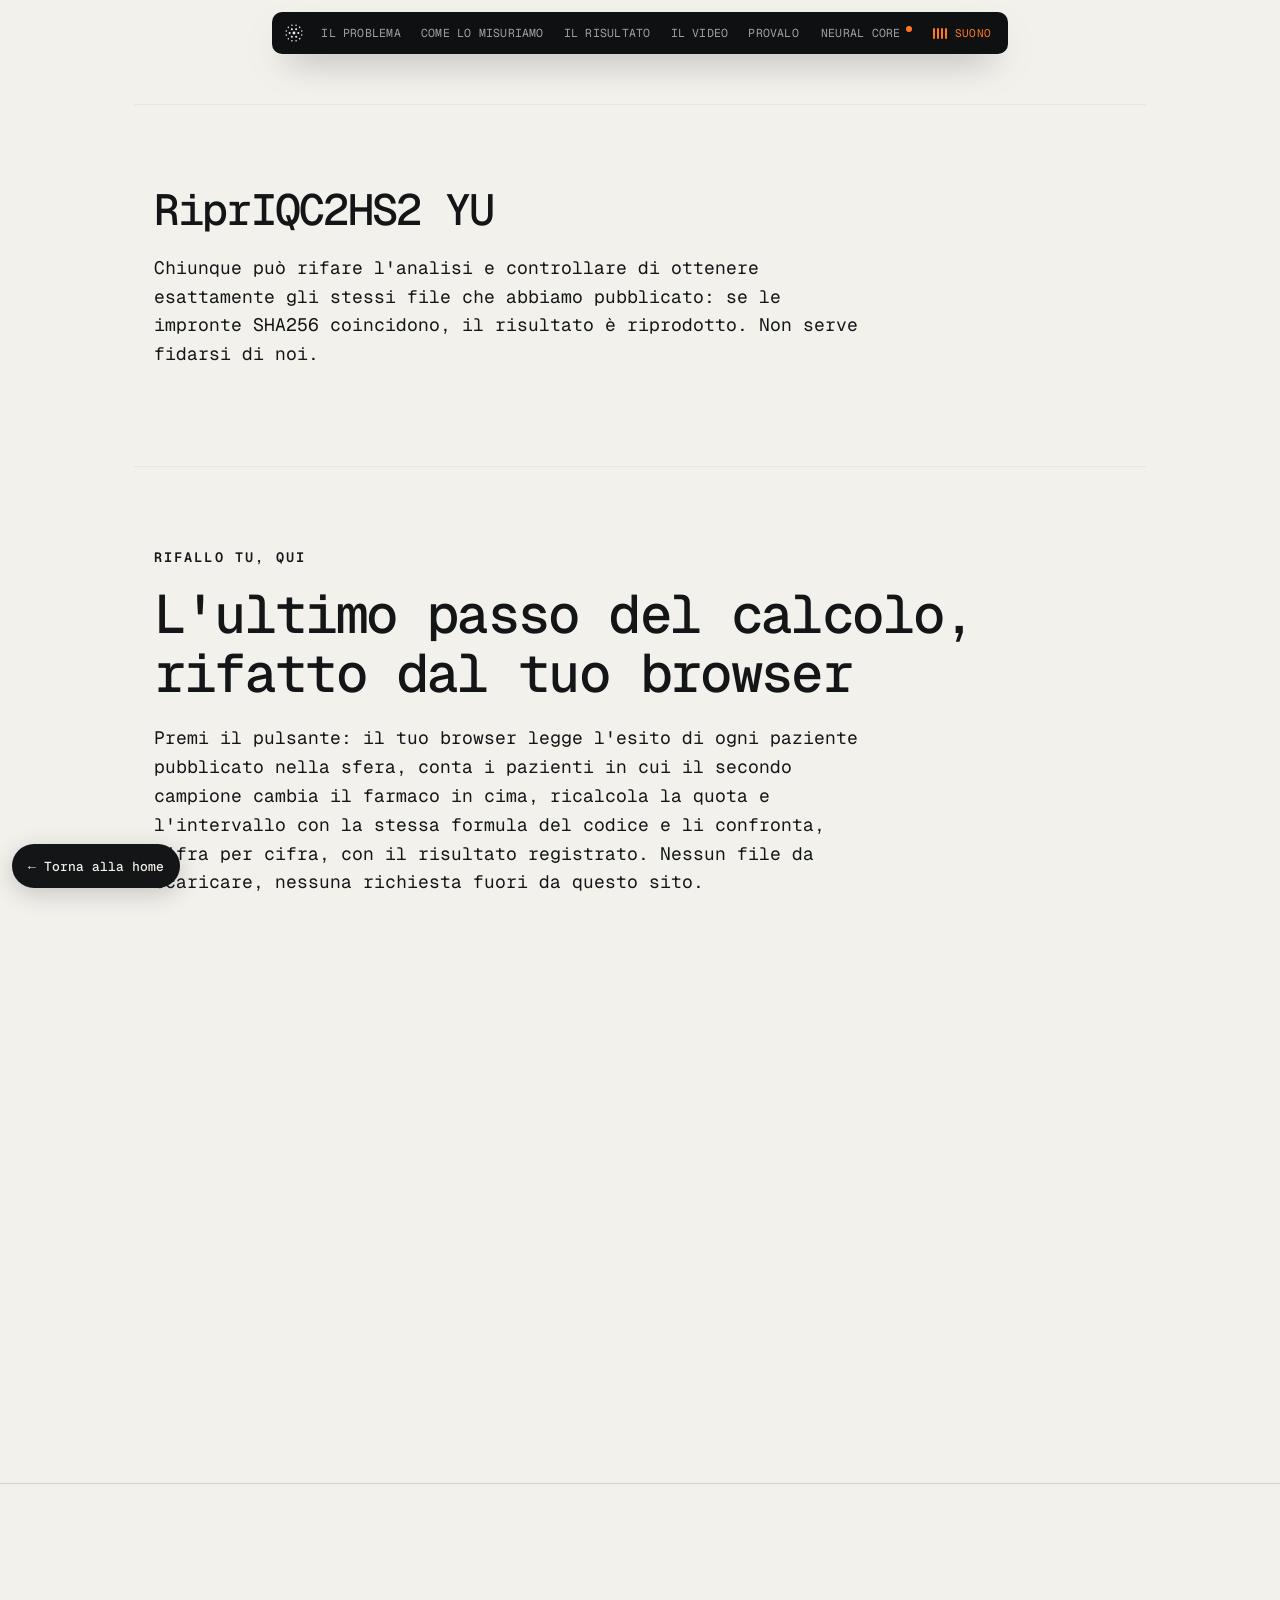
<file: prova-2411/riproducilo/index.html>
<!doctype html>
<html lang="it">
<head>
<meta charset="utf-8">
<meta name="viewport" content="width=device-width, initial-scale=1">
<meta http-equiv="Content-Security-Policy" content="default-src &#x27;self&#x27;; script-src &#x27;self&#x27;; style-src &#x27;self&#x27;; img-src &#x27;self&#x27; data: blob:; media-src &#x27;self&#x27; blob: data:; font-src &#x27;self&#x27;; connect-src &#x27;self&#x27;; object-src &#x27;none&#x27;; base-uri &#x27;self&#x27;; form-action &#x27;none&#x27;">
<meta name="referrer" content="no-referrer">
<title>Riproducilo tu · Un campione basta?</title>
<meta name="description" content="Rifai l&#x27;analisi del progetto e controlla di ottenere gli stessi file, byte per byte.">
<link rel="icon" type="image/svg+xml" href="../favicon.svg">
<link rel="stylesheet" href="../css/comune.css?v=0887cc49"><link rel="stylesheet" href="../css/landing.css?v=7ad774c4">
<link rel="stylesheet" href="../css/design32.css?v=40162e1d">
<link rel="stylesheet" href="../css/interne32.css?v=32cfc7ca">
<script src="../v32/transizione32.js?v=028c5428" defer></script>
<script src="../v32/suono32.js?v=43d75651" defer></script>
<link rel="stylesheet" href="../css/un_carattere.css?v=f7c9781e">
</head>
<body class="landing riproducilo interne32">
<a class="salta" href="#contenuto">Vai al contenuto</a>
<div class="pagina pagina-barra"><div class="nav-guscio"><nav class="nav" aria-label="Il percorso"><div class="nav-riga"><a class="nav-logo" href="../#apertura" aria-label="Torna all&#x27;inizio"><svg viewBox="0 0 24 24" aria-hidden="true"><circle cx="12" cy="12" r="1.7"></circle><circle cx="17.2" cy="12" r="1.25"></circle><circle cx="14.6" cy="16.5" r="1.25"></circle><circle cx="9.4" cy="16.5" r="1.25"></circle><circle cx="6.8" cy="12" r="1.25"></circle><circle cx="9.4" cy="7.5" r="1.25"></circle><circle cx="14.6" cy="7.5" r="1.25"></circle><circle cx="21.28" cy="14.47" r="0.95"></circle><circle cx="18.8" cy="18.78" r="0.95"></circle><circle cx="14.5" cy="21.27" r="0.95"></circle><circle cx="9.53" cy="21.28" r="0.95"></circle><circle cx="5.22" cy="18.8" r="0.95"></circle><circle cx="2.73" cy="14.5" r="0.95"></circle><circle cx="2.72" cy="9.53" r="0.95"></circle><circle cx="5.2" cy="5.22" r="0.95"></circle><circle cx="9.5" cy="2.73" r="0.95"></circle><circle cx="14.47" cy="2.72" r="0.95"></circle><circle cx="18.78" cy="5.2" r="0.95"></circle><circle cx="21.27" cy="9.5" r="0.95"></circle></svg></a><a class="nav-voce ampia" href="../#problema" data-va="problema">Il problema</a><a class="nav-voce ampia" href="../#misura" data-va="misura">Come lo misuriamo</a><a class="nav-voce ampia" href="../#risultato" data-va="risultato">Il risultato</a><a class="nav-voce ampia" href="../#video" data-va="video">Il video</a><a class="nav-voce nav-provalo" href="../#provalo" data-va="provalo">Provalo</a><span class="nav-spazio"></span><a class="nav-voce" href="../#core" data-va="core">Neural Core<span class="punto" aria-hidden="true"></span></a><span class="nav-suono-guscio"><button class="nav-suono" type="button" data-suono-tasto="1" aria-pressed="false" aria-label="Suono dell’ambiente spento: premi per accenderlo"><span class="barre" aria-hidden="true"><i></i><i></i><i></i><i></i></span><span class="eti" data-suono-eti="1">Suono</span></button><span class="suono-pannello" data-suono-pannello="1"><label class="suono-vol"><span>Volume</span><input type="range" min="0" max="100" step="1" value="60" data-suono-vol="1" aria-label="Volume del suono dell’ambiente"></label><span class="suono-nota" data-suono-nota="1">Suono generato dal vivo nel browser, senza file. Si abbassa quando VERA parla.</span><span class="suono-nota suono-nonpartito" data-suono-nonpartito="1" role="status" hidden>Il suono non è partito: tocca di nuovo</span></span></span></div></nav></div></div><a class="torna-dove" href="../" data-dove="← Torna a dove eri">← Torna alla home</a>
<main id="contenuto" tabindex="-1"><section class="testo"><div class="colonna"><h1>Riproducilo tu</h1><p class="intro">Chiunque può rifare l&#x27;analisi e controllare di ottenere esattamente gli stessi file che abbiamo pubblicato: se le impronte SHA256 coincidono, il risultato è riprodotto. Non serve fidarsi di noi.</p></div></section><section class="testo rifallo" id="rifallo" aria-labelledby="t-rifallo" data-esito="attesa"><div class="colonna"><p class="etichetta-capitolo">Rifallo tu, qui</p><h2 id="t-rifallo">L&#x27;ultimo passo del calcolo, rifatto dal tuo browser</h2><p>Premi il pulsante: il tuo browser legge l&#x27;esito di ogni paziente pubblicato nella sfera, conta i pazienti in cui il secondo campione cambia il farmaco in cima, ricalcola la quota e l&#x27;intervallo con la stessa formula del codice e li confronta, cifra per cifra, con il risultato registrato. Nessun file da scaricare, nessuna richiesta fuori da questo sito.</p><p class="azioni"><button type="button" class="pulsante" id="rifallo-avvia">Rifai il calcolo</button></p><div class="rifallo-impronte" aria-hidden="true"><div class="impronta registrata"><span>risultato registrato</span></div><div class="impronta tua"><span>calcolo del tuo browser</span></div></div><p class="rifallo-esito" id="rifallo-esito" role="status" data-identico="Identico: stesso conteggio, stessa quota, stesso intervallo, cifra per cifra." data-diverso="Diverso dal risultato registrato: questo risultato non è confermato." data-errore="Il calcolo non si è potuto fare in questo browser: nessun esito."></p><table class="rifallo-confronto" id="rifallo-confronto" hidden><thead><tr><th scope="col">Che cosa</th><th scope="col">Il tuo browser</th><th scope="col">Registrato</th></tr></thead><tbody data-righe="{&quot;eventi&quot;: &quot;pazienti con il cambio&quot;, &quot;denominatore&quot;: &quot;pazienti valutabili&quot;, &quot;quota&quot;: &quot;quota&quot;, &quot;ic_lo&quot;: &quot;estremo inferiore dell&#x27;intervallo&quot;, &quot;ic_hi&quot;: &quot;estremo superiore dell&#x27;intervallo&quot;}"></tbody></table><p class="nota" id="rifallo-didascalia" hidden></p><p class="azioni" id="rifallo-core" hidden><a class="collegamento" href="../#core">Guarda l&#x27;esito nel Neural Core</a></p><p class="nota">Il tuo browser rifà l&#x27;ultimo passo, dagli esiti dei pazienti al risultato. Il ricalcolo completo dai dati degli autori è la seconda strada, qui sotto: si accende quando il codice firmato e la prova con i dati veri sono registrati.</p></div></section><script type="module" src="rifallo.js?v=28f89b95"></script><details class="gruppo-interno" id="g-strada-1"><summary>Strada 1: dal terminale</summary><section class="testo" id="strada-1" aria-labelledby="t-strada-1"><div class="colonna"><h2 id="t-strada-1">Strada 1: dal terminale</h2><p>Con Python sul tuo computer: scarichi il codice, prendi i due file dello studio dagli autori (Mendeley Data, licenza CC BY 4.0), rifai l&#x27;analisi e confronti le impronte dei file che ottieni con quelle qui sotto.</p><h3>Dal terminale</h3><ol class="passi"><li><span>Scaricare il codice: il repository sarà pubblico alla consegna; fino ad allora questo passo non si può fare da qui.</span></li><li><span>Installare le librerie con le versioni esatte (stessi byte del certificato)</span><code>pip install -r requirements-esatti.txt</code></li><li><span>Rifare il controllo D8, prima dell&#x27;analisi (stesso comando dei risultati pubblicati)</span><code>python -m src.d8_riproduzione --s5 data/raw/Data_S5.xlsx --out &lt;cartella&gt;</code></li><li><span>Rifare l&#x27;analisi (stesso comando dei risultati pubblicati, nella stessa cartella di uscita del D8)</span><code>python -m src.esegui_analisi_reale --s5 data/raw/Data_S5.xlsx --s1 data/raw/Data_S1.xlsx --audit evidence/replica_sessione/DATA_AUDIT.csv --out &lt;cartella&gt;</code></li><li><span>Confrontare le impronte</span><code>sha256sum &lt;cartella&gt;/D8_riproduzione.csv &lt;cartella&gt;/analisi_*.csv results/D8_riproduzione.csv results/analisi_*.csv</code></li></ol><h3 id="impronte">I file da confrontare, con le loro impronte</h3><p class="nota">Sono le stesse impronte della pagina Verifica e del certificato. Calcola lo SHA256 dei file che ottieni (sha256sum) e confrontalo riga per riga.</p><div class="tabella-scorre" tabindex="0" role="region" aria-label="Tabella dei file e delle impronte"><table><thead><tr><th>File</th><th>Impronta SHA256</th></tr></thead><tbody><tr><td><code>analisi_primaria.csv</code></td><td><code class="impronta">02bc37a64498c473364ede6f71b3a485ccc6a0d0c593874ca532569b5e4673cd</code></td></tr><tr><td><code>analisi_primaria_pazienti.csv</code></td><td><code class="impronta">1ce69fa98282584ef81b299f8a75ea278fa494965cb53780605439ae573071bd</code></td></tr><tr><td><code>analisi_primaria_inclusione.csv</code></td><td><code class="impronta">75adf58d35a653768cb51b4b99bfa09a864e6f107d06f436deca46f010466cd3</code></td></tr><tr><td><code>analisi_primaria_farmaci.csv</code></td><td><code class="impronta">25fc017a999ab06b8350b2acb260bee8508a854e53cb9097e47abc0c63f8f19d</code></td></tr><tr><td><code>analisi_primaria_coppie.csv</code></td><td><code class="impronta">bbe799c3ad73c563329fc70d1556d99b8e91cab0319afb400692e29ce2bc4668</code></td></tr><tr><td><code>s5_rapporto_conteggi.csv</code></td><td><code class="impronta">608da0749e7f0afd78769af7847e8ba05f5e629cf8b67c9ffcbec08dc256e55b</code></td></tr><tr><td><code>evidence/replica_sessione/DATA_AUDIT.csv</code></td><td><code class="impronta">c543f560b6081c01839606ae97f9c359e920dee2414b0b4bb3d7eebcf6015547</code></td></tr><tr><td><code>results/D8_riproduzione.csv</code></td><td><code class="impronta">f1fd3659ddde8fcff744a0a32759f50b1586b91ee60d70e6d75c29aea1371edd</code></td></tr></tbody></table></div><p><a href="../verifica/">Vai alla pagina Verifica</a></p><figure class="qr"><img src="../media/qr.svg" width="164" height="164" alt="QR verso questa pagina (lo stesso del finale dello show)"><figcaption class="nota">QR verso questa pagina (lo stesso del finale dello show)</figcaption></figure></div></section></details></main>
<div class="pagina pagina-piede"><footer class="piede"><div class="contenitore"><div class="piede-griglia"><div class="piede-marchio"><p class="piede-logo"><svg viewBox="0 0 24 24" aria-hidden="true"><circle cx="12" cy="12" r="1.7"></circle><circle cx="17.2" cy="12" r="1.25"></circle><circle cx="14.6" cy="16.5" r="1.25"></circle><circle cx="9.4" cy="16.5" r="1.25"></circle><circle cx="6.8" cy="12" r="1.25"></circle><circle cx="9.4" cy="7.5" r="1.25"></circle><circle cx="14.6" cy="7.5" r="1.25"></circle><circle cx="21.28" cy="14.47" r="0.95"></circle><circle cx="18.8" cy="18.78" r="0.95"></circle><circle cx="14.5" cy="21.27" r="0.95"></circle><circle cx="9.53" cy="21.28" r="0.95"></circle><circle cx="5.22" cy="18.8" r="0.95"></circle><circle cx="2.73" cy="14.5" r="0.95"></circle><circle cx="2.72" cy="9.53" r="0.95"></circle><circle cx="5.2" cy="5.22" r="0.95"></circle><circle cx="9.5" cy="2.73" r="0.95"></circle><circle cx="14.47" cy="2.72" r="0.95"></circle><circle cx="18.78" cy="5.2" r="0.95"></circle><circle cx="21.27" cy="9.5" r="0.95"></circle></svg><span>NextGen Biotech</span></p><p class="corpo">Il farmaco più attivo in una metastasi è lo stesso nelle altre? L&#x27;abbiamo misurato su dati reali, con regole scritte prima dei risultati.</p></div><div><p class="occhiello">Il percorso</p><ul class="piede-lista"><li><a href="../#problema">001 · Il problema</a></li><li><a href="../#misura">002 · Come lo misuriamo</a></li><li><a href="../#risultato">003 · Il risultato</a></li><li><a href="../#video">004 · Il video</a></li><li><a href="../#provalo">005 · Crash test aperto</a></li><li><a href="../#core">006 · Neural Core</a></li><li><a href="../verifica/">Verifica</a></li><li><a href="../verifica/#etica">Etica</a></li></ul></div><div><p class="occhiello">Fonti</p><ul class="piede-lista"><li>Dati: Kryeziu et al. 2026, Cell Reports Medicine · DOI 10.1016/j.xcrm.2026.102840 · Mendeley Data hr94h42xdc, versione 3 · CC BY 4.0</li></ul></div></div><div class="piede-fondo"><span>Modello dimostrativo. Non è uno strumento clinico</span><span>Sintesi vocale: Cartesia (sonic-3.6): voce di libreria del fornitore; non abbiamo clonato la voce di nessuno</span></div></div></footer></div>
</body>
</html>
</file>
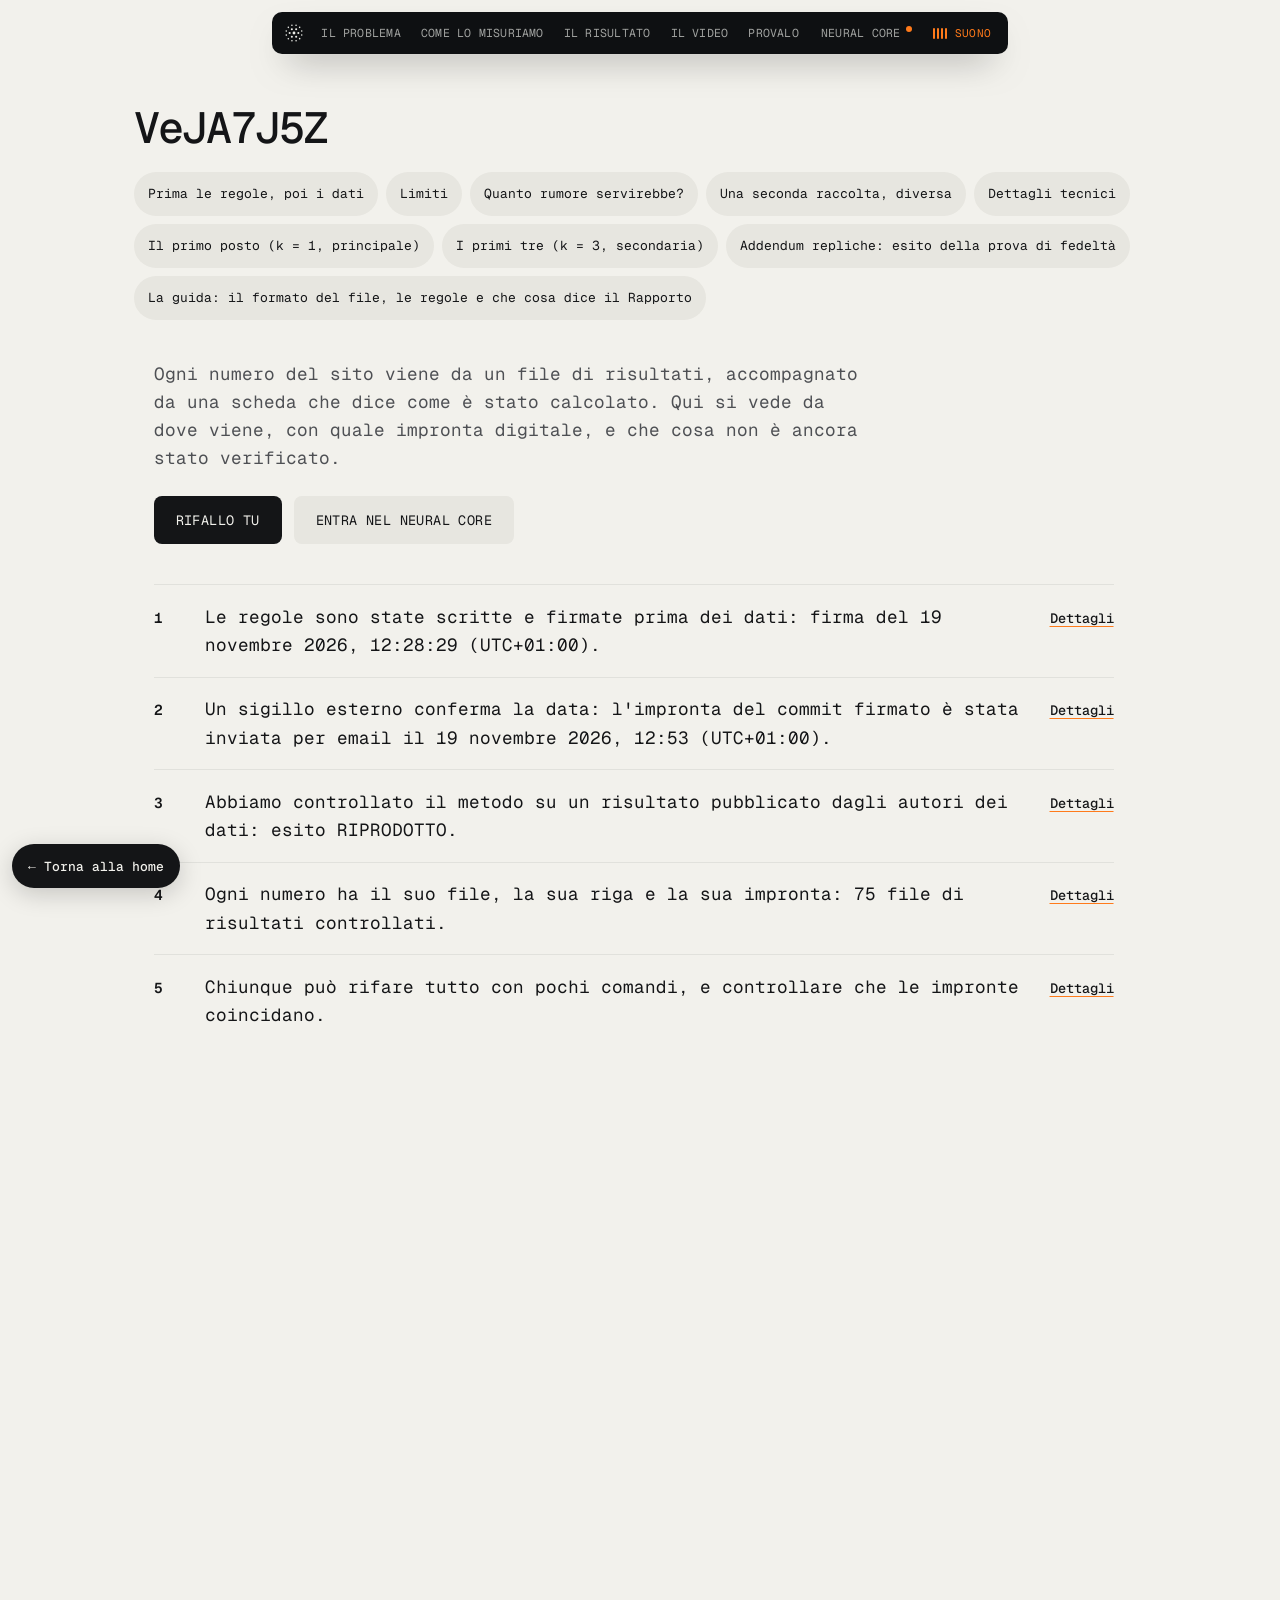
<file: prova-2411/verifica/index.html>
<!doctype html>
<html lang="it">
<head>
<meta charset="utf-8">
<meta name="viewport" content="width=device-width, initial-scale=1">
<meta http-equiv="Content-Security-Policy" content="default-src &#x27;self&#x27;; script-src &#x27;self&#x27;; style-src &#x27;self&#x27;; img-src &#x27;self&#x27; data: blob:; media-src &#x27;self&#x27; blob: data:; font-src &#x27;self&#x27;; connect-src &#x27;self&#x27;; object-src &#x27;none&#x27;; base-uri &#x27;self&#x27;; form-action &#x27;none&#x27;">
<meta name="referrer" content="no-referrer">
<title>Verifica · Un campione basta?</title>
<meta name="description" content="Ogni numero del sito viene da un file di risultati, accompagnato da una scheda che dice come è stato calcolato. Qui si vede da dove viene, con quale impronta digitale, e che cosa non è ancora stato verificato.">
<link rel="icon" type="image/svg+xml" href="../favicon.svg">
<link rel="stylesheet" href="../css/comune.css?v=0887cc49"><link rel="stylesheet" href="../css/landing.css?v=7ad774c4">
<meta property="og:type" content="website">
<meta property="og:site_name" content="Verifica · Un campione basta?">
<meta property="og:locale" content="it_IT">
<meta property="og:title" content="Verifica · Un campione basta?">
<meta property="og:description" content="Ogni numero del sito viene da un file di risultati, accompagnato da una scheda che dice come è stato calcolato. Qui si vede da dove viene, con quale impronta digitale, e che cosa non è ancora stato verificato.">
<meta property="og:url" content="https://veracore.it/prova-2411/verifica/">
<meta name="twitter:card" content="summary">
<meta name="twitter:title" content="Verifica · Un campione basta?">
<meta name="twitter:description" content="Ogni numero del sito viene da un file di risultati, accompagnato da una scheda che dice come è stato calcolato. Qui si vede da dove viene, con quale impronta digitale, e che cosa non è ancora stato verificato.">
<script src="../landing.js?v=0e29acc8" defer></script>
<link rel="stylesheet" href="../css/design32.css?v=40162e1d">
<link rel="stylesheet" href="../css/interne32.css?v=32cfc7ca">
<script src="../v32/transizione32.js?v=028c5428" defer></script>
<script src="../v32/suono32.js?v=43d75651" defer></script>
<link rel="stylesheet" href="../css/un_carattere.css?v=f7c9781e">
</head>
<body class="landing pagina-verifica interne32">
<a class="salta" href="#contenuto">Vai al contenuto</a>
<div class="pagina pagina-barra"><div class="nav-guscio"><nav class="nav" aria-label="Il percorso"><div class="nav-riga"><a class="nav-logo" href="../#apertura" aria-label="Torna all&#x27;inizio"><svg viewBox="0 0 24 24" aria-hidden="true"><circle cx="12" cy="12" r="1.7"></circle><circle cx="17.2" cy="12" r="1.25"></circle><circle cx="14.6" cy="16.5" r="1.25"></circle><circle cx="9.4" cy="16.5" r="1.25"></circle><circle cx="6.8" cy="12" r="1.25"></circle><circle cx="9.4" cy="7.5" r="1.25"></circle><circle cx="14.6" cy="7.5" r="1.25"></circle><circle cx="21.28" cy="14.47" r="0.95"></circle><circle cx="18.8" cy="18.78" r="0.95"></circle><circle cx="14.5" cy="21.27" r="0.95"></circle><circle cx="9.53" cy="21.28" r="0.95"></circle><circle cx="5.22" cy="18.8" r="0.95"></circle><circle cx="2.73" cy="14.5" r="0.95"></circle><circle cx="2.72" cy="9.53" r="0.95"></circle><circle cx="5.2" cy="5.22" r="0.95"></circle><circle cx="9.5" cy="2.73" r="0.95"></circle><circle cx="14.47" cy="2.72" r="0.95"></circle><circle cx="18.78" cy="5.2" r="0.95"></circle><circle cx="21.27" cy="9.5" r="0.95"></circle></svg></a><a class="nav-voce ampia" href="../#problema" data-va="problema">Il problema</a><a class="nav-voce ampia" href="../#misura" data-va="misura">Come lo misuriamo</a><a class="nav-voce ampia" href="../#risultato" data-va="risultato">Il risultato</a><a class="nav-voce ampia" href="../#video" data-va="video">Il video</a><a class="nav-voce nav-provalo" href="../#provalo" data-va="provalo">Provalo</a><span class="nav-spazio"></span><a class="nav-voce" href="../#core" data-va="core">Neural Core<span class="punto" aria-hidden="true"></span></a><span class="nav-suono-guscio"><button class="nav-suono" type="button" data-suono-tasto="1" aria-pressed="false" aria-label="Suono dell’ambiente spento: premi per accenderlo"><span class="barre" aria-hidden="true"><i></i><i></i><i></i><i></i></span><span class="eti" data-suono-eti="1">Suono</span></button><span class="suono-pannello" data-suono-pannello="1"><label class="suono-vol"><span>Volume</span><input type="range" min="0" max="100" step="1" value="60" data-suono-vol="1" aria-label="Volume del suono dell’ambiente"></label><span class="suono-nota" data-suono-nota="1">Suono generato dal vivo nel browser, senza file. Si abbassa quando VERA parla.</span><span class="suono-nota suono-nonpartito" data-suono-nonpartito="1" role="status" hidden>Il suono non è partito: tocca di nuovo</span></span></span></div></nav></div></div><a class="torna-dove" href="../" data-dove="← Torna a dove eri">← Torna alla home</a>
<main id="contenuto" tabindex="-1"><h1 class="titolo-pagina">Verifica</h1><section id="verifica" class="verifica"><div class="colonna"><p class="intro">Ogni numero del sito viene da un file di risultati, accompagnato da una scheda che dice come è stato calcolato. Qui si vede da dove viene, con quale impronta digitale, e che cosa non è ancora stato verificato.</p><p class="tasti azioni-apertura"><a class="tasto scuro" href="../riproducilo/">Rifallo tu</a><a class="tasto chiaro" href="../index.html#core">Entra nel Neural Core</a></p><ol class="frasi-verifica"><li><span>Le regole sono state scritte e firmate prima dei dati: firma del 19 novembre 2026, 12:28:29 (UTC+01:00).</span> <a href="#v-firma">Dettagli</a></li><li><span>Un sigillo esterno conferma la data: l&#x27;impronta del commit firmato è stata inviata per email il 19 novembre 2026, 12:53 (UTC+01:00).</span> <a href="#v-firma">Dettagli</a></li><li><span>Abbiamo controllato il metodo su un risultato pubblicato dagli autori dei dati: esito RIPRODOTTO.</span> <a href="#v-d8">Dettagli</a></li><li><span>Ogni numero ha il suo file, la sua riga e la sua impronta: 75 file di risultati controllati.</span> <a href="#v-risultati">Dettagli</a></li><li><span>Chiunque può rifare tutto con pochi comandi, e controllare che le impronte coincidano.</span> <a href="#v-riprodurre">Dettagli</a></li></ol><p class="riproducilo-link"><a class="pulsante" href="../riproducilo/">Riproducilo tu: rifai l&#x27;analisi e confronta le impronte</a></p><details class="gruppo-interno" id="g-v-cronologia"><summary>Prima le regole, poi i dati</summary><h3 id="v-cronologia">Prima le regole, poi i dati</h3><p class="intro-cronologia">Questa linea del tempo si costruisce da sola, dalla storia del codice, a ogni nuova versione del sito: mostra solo quello che è davvero registrato nel repository. Ogni passo mostra il suo commit, con la data e l&#x27;ora.</p><ol class="cronologia"><li class="evento" data-evento="regole"><p class="quando"><time datetime="2026-11-19T09:41:20+00:00">19 novembre 2026, 09:41:20 (UTC)</time><span class="origine-data"> · data e ora del commit, come le registra git</span></p><p class="cosa">Le regole sono scritte</p><p class="spiega">Il metodo è fissato nel documento della preregistrazione e salvato nel repository, prima di guardare i dati.</p><details class="pannello-commit"><summary>Il commit <code>921a988</code></summary><p>Impronta completa del commit: <code>921a9884aaf6675b706dc62232dd6518b2469c34</code></p><p class="nota">Da dove viene: git (commit firmato scritto in docs/PREREGISTRATION_FIRMA.md)</p></details></li><li class="evento" data-evento="firma"><p class="quando"><time datetime="2026-11-19T12:28:29+01:00">19 novembre 2026, 12:28:29 (UTC+01:00)</time><span class="origine-data"> · data e ora scritte nel registro della firma</span></p><p class="cosa">Le regole sono firmate</p><p class="spiega">Il responsabile della preregistrazione approva su GitHub esattamente quella versione delle regole.</p><details class="pannello-commit"><summary>L&#x27;approvazione</summary><p class="nota">Da dove viene: docs/PREREGISTRATION_FIRMA.md (riga «Data e ora della firma»)</p></details></li><li class="evento" data-evento="sigillo"><p class="quando"><time datetime="2026-11-19T12:53+01:00">19 novembre 2026, 12:53 (UTC+01:00)</time><span class="origine-data"> · data e ora scritte nel registro della firma</span></p><p class="cosa">Il sigillo esterno</p><p class="spiega">Un&#x27;email con la sola impronta del commit firmato, inviata a una persona fuori dal team: la data del server di posta fa da testimone.</p></li><li class="evento" data-evento="tag"><p class="cosa">L&#x27;etichetta della firma nel repository</p><p class="spiega">Il commit firmato riceve l&#x27;etichetta che lo rende riconoscibile a tutti. Questa etichetta non ha una data propria, e nessuna data si ricostruisce.</p><details class="pannello-commit"><summary>Il commit <code>921a988</code></summary><p>Impronta completa del commit: <code>921a9884aaf6675b706dc62232dd6518b2469c34</code></p><p class="nota">Da dove viene: git (tag prereg-v0.3-firmata, leggero: nessuna data propria)</p></details></li><li class="evento" data-evento="passo_2"><p class="quando"><time datetime="2026-11-21T12:16:08+00:00">21 novembre 2026, 12:16:08 (UTC)</time><span class="origine-data"> · data e ora del commit, come le registra git</span></p><p class="cosa">Controllo del metodo su un risultato pubblicato dagli autori</p><p class="spiega">Passo 2 dell&#x27;apertura della busta, salvato nel registro del codice.</p><details class="pannello-commit"><summary>Il commit <code>18b70d6</code></summary><p>Impronta completa del commit: <code>18b70d691ba26d34c2999881b80f617aa0ffad4a</code></p><p class="nota">Da dove viene: docs/ESECUZIONE_REALE.md, passo 2: results/D8_riproduzione.meta.json</p></details></li><li class="evento" data-evento="passo_3"><p class="quando"><time datetime="2026-11-21T12:16:32+00:00">21 novembre 2026, 12:16:32 (UTC)</time><span class="origine-data"> · data e ora del commit, come le registra git</span></p><p class="cosa">Analisi principale sui dati veri</p><p class="spiega">Passo 3 dell&#x27;apertura della busta, salvato nel registro del codice.</p><details class="pannello-commit"><summary>Il commit <code>4b1f23b</code></summary><p>Impronta completa del commit: <code>4b1f23b5c54af2daffcf2bd83ec23fe78a2fd226</code></p><p class="nota">Da dove viene: docs/ESECUZIONE_REALE.md, passo 3: results/s5_rapporto_conteggi.meta.json, results/s5_campioni.meta.json, results/s5_tabella_primaria.meta.json, results/s5_tabella_estesa.meta.json, results/s5_tabella_combinazioni.meta.json, results/s5_tabella_riresezioni.meta.json, results/analisi_primaria.meta.json, results/analisi_primaria_inclusione.meta.json, results/analisi_primaria_pazienti.meta.json, results/analisi_primaria_farmaci.meta.json, results/analisi_primaria_coppie.meta.json</p></details></li><li class="evento" data-evento="passo_4"><p class="quando"><time datetime="2026-11-21T12:30:49+00:00">21 novembre 2026, 12:30:49 (UTC)</time><span class="origine-data"> · data e ora del commit, come le registra git</span></p><p class="cosa">Previsione esplorativa</p><p class="spiega">Passo 4 dell&#x27;apertura della busta, salvato nel registro del codice.</p><details class="pannello-commit"><summary>Il commit <code>2d3b0a6</code></summary><p>Impronta completa del commit: <code>2d3b0a6aa1a7e3a297dd1c9b6ed69d29f1370b3c</code></p><p class="nota">Da dove viene: docs/ESECUZIONE_REALE.md, passo 4: results/previsione_esplorativa.meta.json, results/previsione_esplorativa_pazienti.meta.json, results/previsione_esplorativa_permutazioni.meta.json, results/previsione_esplorativa_rischio_copertura.meta.json</p></details></li><li class="evento" data-evento="passo_5"><p class="quando"><time datetime="2026-11-21T12:31:03+00:00">21 novembre 2026, 12:31:03 (UTC)</time><span class="origine-data"> · data e ora del commit, come le registra git</span></p><p class="cosa">File per le immagini della sfera</p><p class="spiega">Passo 5 dell&#x27;apertura della busta, salvato nel registro del codice.</p><details class="pannello-commit"><summary>Il commit <code>b01b0b5</code></summary><p>Impronta completa del commit: <code>b01b0b5640345016447fc5218e1a467c9229611c</code></p><p class="nota">Da dove viene: docs/ESECUZIONE_REALE.md, passo 5: results/vis/repliche_bootstrap.meta.json, results/vis/profili.meta.json</p></details></li><!--SIM--><li class="evento" data-evento="passo_6"><p class="quando"><time datetime="2026-11-21T12:41:13+00:00">21 novembre 2026, 12:41:13 (UTC)</time><span class="origine-data"> · data e ora del commit, come le registra git</span></p><p class="cosa">Simulazione con i conteggi veri</p><p class="spiega">Passo 6 dell&#x27;apertura della busta, salvato nel registro del codice.</p><details class="pannello-commit"><summary>Il commit <code>a66be9c</code></summary><p>Impronta completa del commit: <code>a66be9c7c314b61f9f88c41a100fd80ccfbeff1a</code></p><p class="nota">Da dove viene: docs/ESECUZIONE_REALE.md, passo 6: results/SINTETICO_power_conteggi_reali.meta.json, results/SINTETICO_mde_conteggi_reali.meta.json, results/SINTETICO_power_perm_check_conteggi_reali.meta.json, results/SINTETICO_mde_perm_conteggi_reali.meta.json</p></details></li><!--/SIM--><li class="evento" data-evento="passo_7"><p class="quando"><time datetime="2026-11-21T12:41:32+00:00">21 novembre 2026, 12:41:32 (UTC)</time><span class="origine-data"> · data e ora del commit, come le registra git</span></p><p class="cosa">Certificato di verifica</p><p class="spiega">Passo 7 dell&#x27;apertura della busta, salvato nel registro del codice.</p><details class="pannello-commit"><summary>Il commit <code>6a6a418</code></summary><p>Impronta completa del commit: <code>6a6a41890f5a414123ebc86b080d00779abfb70c</code></p><p class="nota">Da dove viene: docs/ESECUZIONE_REALE.md, passo 7: results/certificato.meta.json</p></details></li><li class="evento" data-evento="passo_8"><p class="quando"><time datetime="2026-11-21T12:41:57+00:00">21 novembre 2026, 12:41:57 (UTC)</time><span class="origine-data"> · data e ora del commit, come le registra git</span></p><p class="cosa">Testi della candidatura</p><p class="spiega">Passo 8 dell&#x27;apertura della busta, salvato nel registro del codice.</p><details class="pannello-commit"><summary>Il commit <code>7f8f0b2</code></summary><p>Impronta completa del commit: <code>7f8f0b2fc75217eaa18e51496d61c1f8345283b0</code></p><p class="nota">Da dove viene: docs/ESECUZIONE_REALE.md, passo 8: results/candidatura_testi.meta.json</p></details></li><li class="evento" data-evento="passo_10"><p class="quando"><time datetime="2026-11-22T15:43:50+00:00">22 novembre 2026, 15:43:50 (UTC)</time><span class="origine-data"> · data e ora del commit, come le registra git</span></p><p class="cosa">Immagine di anteprima con i dati veri</p><p class="spiega">Passo 10 dell&#x27;apertura della busta, salvato nel registro del codice.</p><details class="pannello-commit"><summary>Il commit <code>8f9edec</code></summary><p>Impronta completa del commit: <code>8f9edecc992a7714b5ed4e75b3da4809fd350f16</code></p><p class="nota">Da dove viene: docs/ESECUZIONE_REALE.md, passo 10</p></details></li></ol></details><details class="gruppo-interno" id="g-v-limiti"><summary>Limiti</summary><h3 id="v-limiti">Limiti</h3><ul class="limiti"><li>Alcune scene del Neural Core per ora mostrano il percorso senza i valori: i valori compaiono solo quando sono verificati.</li><li>Un controllo automatico fatto alla costruzione del sito ha segnalato un punto ancora aperto: è descritto nei dettagli tecnici.</li><li>Per alcuni punti della sfera la catena delle prove non è ancora completa: quei punti restano segnati come non verificati.</li><!--SIM--><li>Il calcolo di quanti pazienti servirebbero è una simulazione: dice che cosa succederebbe se l&#x27;effetto fosse quello ipotizzato, non misura l&#x27;effetto vero.</li><!--/SIM--><li>L&#x27;organoide non è il paziente: in laboratorio mancano il tessuto attorno al tumore, il sistema immunitario e il modo in cui il corpo assorbe i farmaci.</li><li>Il rumore di misura non è ancora stato stimato. Abbiamo provato a ricostruirlo dai dati grezzi pubblici, con regole firmate prima: la prova di fedeltà non è passata e ci siamo fermati. Il prossimo passo è chiedere agli autori la procedura esatta.</li><li>I pazienti sono selezionati: solo persone operabili e solo le metastasi da cui l&#x27;organoide è cresciuto (<span class="numero-fonte" tabindex="0" title="quota di lesioni con organoide riuscito: Kryeziu et al. 2026, Cell Rep Med 7, 102840, p. 2, Results, sezione «A living biobank of metastatic CRC»: «PDOs were successfully established for 213 lesions (62%) from 102 patients (77%)» · DOI 10.1016/j.xcrm.2026.102840 · docs/CONVENZIONE_NOMI.md, citazione 1">62%</span> delle lesioni), probabilmente le meno sensibili alla chemioterapia.</li><li>I dati vengono da un solo centro, a Oslo.</li><li>Il pannello principale ha <span class="numero-fonte" tabindex="0" title="farmaci del pannello primario: contati in config/schema.yaml · riga 29 · s5.farmaci_primari · impronta 3c6875bd27efa351… · preregistrazione v0.3.4, D15 (docs/PREREGISTRATION.md, impronta cf33e95b9b1dd73e…)">24</span> farmaci, in gran parte sperimentali; oxaliplatino e cetuximab entrano solo nell&#x27;analisi secondaria.</li><li>La previsione è solo esplorativa: con questi numeri non si può dimostrare.</li><li>Nessun uso clinico: il progetto non indica farmaci per nessuna persona.</li><li>I campioni dello stesso paziente sono stati testati di solito in date diverse: può esserci variabilità tecnica.</li></ul></details><details class="gruppo-interno" id="g-v-addendum-rumore"><summary>Quanto rumore servirebbe?</summary><section class="pannello-prova esplorativa" data-prova="addendum_rumore"><h3 id="v-addendum-rumore">Quanto rumore servirebbe?</h3><div class="addendum-parte" data-analisi="soglia"><p class="etichetta-obbligatoria">analisi di sensibilità esplorativa, aggiunta dopo l&#x27;apertura dei dati (addendum rumore)</p><div class="addendum-k" data-k="1" data-da-approvare="parole_semplici"><h4>Il farmaco in cima cambia</h4><ul class="griglia-sigma"><li data-sigma="0,5">Con un rumore ipotetico di <span class="cifra" title="results/addendum_rumore/rumore_soglia.csv · riga 2 · sigma · impronta 5a2402abc6fc39d9…" data-etichetta="analisi di sensibilità esplorativa, aggiunta dopo l&#x27;apertura dei dati (addendum rumore)">0,5</span> punti DSS, gli eventi che superano la soglia firmata sono <span class="cifra" data-conta="14" data-suffisso="" title="results/addendum_rumore/rumore_soglia.csv · riga 2 · n · impronta 5a2402abc6fc39d9…" data-etichetta="analisi di sensibilità esplorativa, aggiunta dopo l&#x27;apertura dei dati (addendum rumore)">14</span> su <span class="cifra" data-conta="64" data-suffisso="" title="results/addendum_rumore/rumore_soglia.csv · riga 2 · n · impronta 5a2402abc6fc39d9…" data-etichetta="analisi di sensibilità esplorativa, aggiunta dopo l&#x27;apertura dei dati (addendum rumore)">64</span>.</li><li data-sigma="1">Con un rumore ipotetico di <span class="cifra" data-conta="1" data-suffisso="" title="results/addendum_rumore/rumore_soglia.csv · riga 3 · sigma · impronta 5a2402abc6fc39d9…" data-etichetta="analisi di sensibilità esplorativa, aggiunta dopo l&#x27;apertura dei dati (addendum rumore)">1</span> punti DSS, gli eventi che superano la soglia firmata sono <span class="cifra" data-conta="11" data-suffisso="" title="results/addendum_rumore/rumore_soglia.csv · riga 3 · n · impronta 5a2402abc6fc39d9…" data-etichetta="analisi di sensibilità esplorativa, aggiunta dopo l&#x27;apertura dei dati (addendum rumore)">11</span> su <span class="cifra" data-conta="64" data-suffisso="" title="results/addendum_rumore/rumore_soglia.csv · riga 3 · n · impronta 5a2402abc6fc39d9…" data-etichetta="analisi di sensibilità esplorativa, aggiunta dopo l&#x27;apertura dei dati (addendum rumore)">64</span>.</li><li data-sigma="1,5">Con un rumore ipotetico di <span class="cifra" title="results/addendum_rumore/rumore_soglia.csv · riga 4 · sigma · impronta 5a2402abc6fc39d9…" data-etichetta="analisi di sensibilità esplorativa, aggiunta dopo l&#x27;apertura dei dati (addendum rumore)">1,5</span> punti DSS, gli eventi che superano la soglia firmata sono <span class="cifra" data-conta="8" data-suffisso="" title="results/addendum_rumore/rumore_soglia.csv · riga 4 · n · impronta 5a2402abc6fc39d9…" data-etichetta="analisi di sensibilità esplorativa, aggiunta dopo l&#x27;apertura dei dati (addendum rumore)">8</span> su <span class="cifra" data-conta="64" data-suffisso="" title="results/addendum_rumore/rumore_soglia.csv · riga 4 · n · impronta 5a2402abc6fc39d9…" data-etichetta="analisi di sensibilità esplorativa, aggiunta dopo l&#x27;apertura dei dati (addendum rumore)">64</span>.</li><li data-sigma="2">Con un rumore ipotetico di <span class="cifra" data-conta="2" data-suffisso="" title="results/addendum_rumore/rumore_soglia.csv · riga 5 · sigma · impronta 5a2402abc6fc39d9…" data-etichetta="analisi di sensibilità esplorativa, aggiunta dopo l&#x27;apertura dei dati (addendum rumore)">2</span> punti DSS, gli eventi che superano la soglia firmata sono <span class="cifra" data-conta="7" data-suffisso="" title="results/addendum_rumore/rumore_soglia.csv · riga 5 · n · impronta 5a2402abc6fc39d9…" data-etichetta="analisi di sensibilità esplorativa, aggiunta dopo l&#x27;apertura dei dati (addendum rumore)">7</span> su <span class="cifra" data-conta="64" data-suffisso="" title="results/addendum_rumore/rumore_soglia.csv · riga 5 · n · impronta 5a2402abc6fc39d9…" data-etichetta="analisi di sensibilità esplorativa, aggiunta dopo l&#x27;apertura dei dati (addendum rumore)">64</span>.</li><li data-sigma="3">Con un rumore ipotetico di <span class="cifra" data-conta="3" data-suffisso="" title="results/addendum_rumore/rumore_soglia.csv · riga 6 · sigma · impronta 5a2402abc6fc39d9…" data-etichetta="analisi di sensibilità esplorativa, aggiunta dopo l&#x27;apertura dei dati (addendum rumore)">3</span> punti DSS, gli eventi che superano la soglia firmata sono <span class="cifra" data-conta="5" data-suffisso="" title="results/addendum_rumore/rumore_soglia.csv · riga 6 · n · impronta 5a2402abc6fc39d9…" data-etichetta="analisi di sensibilità esplorativa, aggiunta dopo l&#x27;apertura dei dati (addendum rumore)">5</span> su <span class="cifra" data-conta="64" data-suffisso="" title="results/addendum_rumore/rumore_soglia.csv · riga 6 · n · impronta 5a2402abc6fc39d9…" data-etichetta="analisi di sensibilità esplorativa, aggiunta dopo l&#x27;apertura dei dati (addendum rumore)">64</span>.</li><li data-sigma="4">Con un rumore ipotetico di <span class="cifra" data-conta="4" data-suffisso="" title="results/addendum_rumore/rumore_soglia.csv · riga 7 · sigma · impronta 5a2402abc6fc39d9…" data-etichetta="analisi di sensibilità esplorativa, aggiunta dopo l&#x27;apertura dei dati (addendum rumore)">4</span> punti DSS, gli eventi che superano la soglia firmata sono <span class="cifra" data-conta="3" data-suffisso="" title="results/addendum_rumore/rumore_soglia.csv · riga 7 · n · impronta 5a2402abc6fc39d9…" data-etichetta="analisi di sensibilità esplorativa, aggiunta dopo l&#x27;apertura dei dati (addendum rumore)">3</span> su <span class="cifra" data-conta="64" data-suffisso="" title="results/addendum_rumore/rumore_soglia.csv · riga 7 · n · impronta 5a2402abc6fc39d9…" data-etichetta="analisi di sensibilità esplorativa, aggiunta dopo l&#x27;apertura dei dati (addendum rumore)">64</span>.</li><li data-sigma="5">Con un rumore ipotetico di <span class="cifra" data-conta="5" data-suffisso="" title="results/addendum_rumore/rumore_soglia.csv · riga 8 · sigma · impronta 5a2402abc6fc39d9…" data-etichetta="analisi di sensibilità esplorativa, aggiunta dopo l&#x27;apertura dei dati (addendum rumore)">5</span> punti DSS, gli eventi che superano la soglia firmata sono <span class="cifra" data-conta="2" data-suffisso="" title="results/addendum_rumore/rumore_soglia.csv · riga 8 · n · impronta 5a2402abc6fc39d9…" data-etichetta="analisi di sensibilità esplorativa, aggiunta dopo l&#x27;apertura dei dati (addendum rumore)">2</span> su <span class="cifra" data-conta="64" data-suffisso="" title="results/addendum_rumore/rumore_soglia.csv · riga 8 · n · impronta 5a2402abc6fc39d9…" data-etichetta="analisi di sensibilità esplorativa, aggiunta dopo l&#x27;apertura dei dati (addendum rumore)">64</span>.</li><li data-sigma="7,5">Con un rumore ipotetico di <span class="cifra" title="results/addendum_rumore/rumore_soglia.csv · riga 9 · sigma · impronta 5a2402abc6fc39d9…" data-etichetta="analisi di sensibilità esplorativa, aggiunta dopo l&#x27;apertura dei dati (addendum rumore)">7,5</span> punti DSS, gli eventi che superano la soglia firmata sono <span class="cifra" data-conta="1" data-suffisso="" title="results/addendum_rumore/rumore_soglia.csv · riga 9 · n · impronta 5a2402abc6fc39d9…" data-etichetta="analisi di sensibilità esplorativa, aggiunta dopo l&#x27;apertura dei dati (addendum rumore)">1</span> su <span class="cifra" data-conta="64" data-suffisso="" title="results/addendum_rumore/rumore_soglia.csv · riga 9 · n · impronta 5a2402abc6fc39d9…" data-etichetta="analisi di sensibilità esplorativa, aggiunta dopo l&#x27;apertura dei dati (addendum rumore)">64</span>.</li><li data-sigma="10">Con un rumore ipotetico di <span class="cifra" data-conta="10" data-suffisso="" title="results/addendum_rumore/rumore_soglia.csv · riga 10 · sigma · impronta 5a2402abc6fc39d9…" data-etichetta="analisi di sensibilità esplorativa, aggiunta dopo l&#x27;apertura dei dati (addendum rumore)">10</span> punti DSS, gli eventi che superano la soglia firmata sono <span class="cifra" data-conta="1" data-suffisso="" title="results/addendum_rumore/rumore_soglia.csv · riga 10 · n · impronta 5a2402abc6fc39d9…" data-etichetta="analisi di sensibilità esplorativa, aggiunta dopo l&#x27;apertura dei dati (addendum rumore)">1</span> su <span class="cifra" data-conta="64" data-suffisso="" title="results/addendum_rumore/rumore_soglia.csv · riga 10 · n · impronta 5a2402abc6fc39d9…" data-etichetta="analisi di sensibilità esplorativa, aggiunta dopo l&#x27;apertura dei dati (addendum rumore)">64</span>.</li></ul><div class="tabella-scorre" tabindex="0" role="region"><table class="griglia-fissa"><thead><tr><th scope="col">σ (punti DSS)</th><th scope="col">Pazienti con evento</th><th scope="col">Quota</th><th scope="col">Intervallo di Wilson</th></tr></thead><tbody><tr><td><span class="cifra" title="results/addendum_rumore/rumore_soglia.csv · riga 2 · sigma · impronta 5a2402abc6fc39d9…" data-etichetta="analisi di sensibilità esplorativa, aggiunta dopo l&#x27;apertura dei dati (addendum rumore)">0,5</span></td><td><span class="cifra" data-conta="14" data-suffisso="" title="results/addendum_rumore/rumore_soglia.csv · riga 2 · n · impronta 5a2402abc6fc39d9…" data-etichetta="analisi di sensibilità esplorativa, aggiunta dopo l&#x27;apertura dei dati (addendum rumore)">14</span> su <span class="cifra" data-conta="64" data-suffisso="" title="results/addendum_rumore/rumore_soglia.csv · riga 2 · n · impronta 5a2402abc6fc39d9…" data-etichetta="analisi di sensibilità esplorativa, aggiunta dopo l&#x27;apertura dei dati (addendum rumore)">64</span></td><td><span class="cifra" data-conta="22" data-suffisso="%" title="results/addendum_rumore/rumore_soglia.csv · riga 2 · quota · impronta 5a2402abc6fc39d9…" data-etichetta="analisi di sensibilità esplorativa, aggiunta dopo l&#x27;apertura dei dati (addendum rumore)">22%</span></td><td><span class="cifra" data-conta="14" data-suffisso="%" title="results/addendum_rumore/rumore_soglia.csv · riga 2 · wilson_lo · impronta 5a2402abc6fc39d9…" data-etichetta="analisi di sensibilità esplorativa, aggiunta dopo l&#x27;apertura dei dati (addendum rumore)">14%</span> – <span class="cifra" data-conta="33" data-suffisso="%" title="results/addendum_rumore/rumore_soglia.csv · riga 2 · wilson_hi · impronta 5a2402abc6fc39d9…" data-etichetta="analisi di sensibilità esplorativa, aggiunta dopo l&#x27;apertura dei dati (addendum rumore)">33%</span></td></tr><tr><td><span class="cifra" data-conta="1" data-suffisso="" title="results/addendum_rumore/rumore_soglia.csv · riga 3 · sigma · impronta 5a2402abc6fc39d9…" data-etichetta="analisi di sensibilità esplorativa, aggiunta dopo l&#x27;apertura dei dati (addendum rumore)">1</span></td><td><span class="cifra" data-conta="11" data-suffisso="" title="results/addendum_rumore/rumore_soglia.csv · riga 3 · n · impronta 5a2402abc6fc39d9…" data-etichetta="analisi di sensibilità esplorativa, aggiunta dopo l&#x27;apertura dei dati (addendum rumore)">11</span> su <span class="cifra" data-conta="64" data-suffisso="" title="results/addendum_rumore/rumore_soglia.csv · riga 3 · n · impronta 5a2402abc6fc39d9…" data-etichetta="analisi di sensibilità esplorativa, aggiunta dopo l&#x27;apertura dei dati (addendum rumore)">64</span></td><td><span class="cifra" data-conta="17" data-suffisso="%" title="results/addendum_rumore/rumore_soglia.csv · riga 3 · quota · impronta 5a2402abc6fc39d9…" data-etichetta="analisi di sensibilità esplorativa, aggiunta dopo l&#x27;apertura dei dati (addendum rumore)">17%</span></td><td><span class="cifra" data-conta="10" data-suffisso="%" title="results/addendum_rumore/rumore_soglia.csv · riga 3 · wilson_lo · impronta 5a2402abc6fc39d9…" data-etichetta="analisi di sensibilità esplorativa, aggiunta dopo l&#x27;apertura dei dati (addendum rumore)">10%</span> – <span class="cifra" data-conta="28" data-suffisso="%" title="results/addendum_rumore/rumore_soglia.csv · riga 3 · wilson_hi · impronta 5a2402abc6fc39d9…" data-etichetta="analisi di sensibilità esplorativa, aggiunta dopo l&#x27;apertura dei dati (addendum rumore)">28%</span></td></tr><tr><td><span class="cifra" title="results/addendum_rumore/rumore_soglia.csv · riga 4 · sigma · impronta 5a2402abc6fc39d9…" data-etichetta="analisi di sensibilità esplorativa, aggiunta dopo l&#x27;apertura dei dati (addendum rumore)">1,5</span></td><td><span class="cifra" data-conta="8" data-suffisso="" title="results/addendum_rumore/rumore_soglia.csv · riga 4 · n · impronta 5a2402abc6fc39d9…" data-etichetta="analisi di sensibilità esplorativa, aggiunta dopo l&#x27;apertura dei dati (addendum rumore)">8</span> su <span class="cifra" data-conta="64" data-suffisso="" title="results/addendum_rumore/rumore_soglia.csv · riga 4 · n · impronta 5a2402abc6fc39d9…" data-etichetta="analisi di sensibilità esplorativa, aggiunta dopo l&#x27;apertura dei dati (addendum rumore)">64</span></td><td><span class="cifra" data-conta="13" data-suffisso="%" title="results/addendum_rumore/rumore_soglia.csv · riga 4 · quota · impronta 5a2402abc6fc39d9…" data-etichetta="analisi di sensibilità esplorativa, aggiunta dopo l&#x27;apertura dei dati (addendum rumore)">13%</span></td><td><span class="cifra" data-conta="6" data-suffisso="%" title="results/addendum_rumore/rumore_soglia.csv · riga 4 · wilson_lo · impronta 5a2402abc6fc39d9…" data-etichetta="analisi di sensibilità esplorativa, aggiunta dopo l&#x27;apertura dei dati (addendum rumore)">6%</span> – <span class="cifra" data-conta="23" data-suffisso="%" title="results/addendum_rumore/rumore_soglia.csv · riga 4 · wilson_hi · impronta 5a2402abc6fc39d9…" data-etichetta="analisi di sensibilità esplorativa, aggiunta dopo l&#x27;apertura dei dati (addendum rumore)">23%</span></td></tr><tr><td><span class="cifra" data-conta="2" data-suffisso="" title="results/addendum_rumore/rumore_soglia.csv · riga 5 · sigma · impronta 5a2402abc6fc39d9…" data-etichetta="analisi di sensibilità esplorativa, aggiunta dopo l&#x27;apertura dei dati (addendum rumore)">2</span></td><td><span class="cifra" data-conta="7" data-suffisso="" title="results/addendum_rumore/rumore_soglia.csv · riga 5 · n · impronta 5a2402abc6fc39d9…" data-etichetta="analisi di sensibilità esplorativa, aggiunta dopo l&#x27;apertura dei dati (addendum rumore)">7</span> su <span class="cifra" data-conta="64" data-suffisso="" title="results/addendum_rumore/rumore_soglia.csv · riga 5 · n · impronta 5a2402abc6fc39d9…" data-etichetta="analisi di sensibilità esplorativa, aggiunta dopo l&#x27;apertura dei dati (addendum rumore)">64</span></td><td><span class="cifra" data-conta="11" data-suffisso="%" title="results/addendum_rumore/rumore_soglia.csv · riga 5 · quota · impronta 5a2402abc6fc39d9…" data-etichetta="analisi di sensibilità esplorativa, aggiunta dopo l&#x27;apertura dei dati (addendum rumore)">11%</span></td><td><span class="cifra" data-conta="5" data-suffisso="%" title="results/addendum_rumore/rumore_soglia.csv · riga 5 · wilson_lo · impronta 5a2402abc6fc39d9…" data-etichetta="analisi di sensibilità esplorativa, aggiunta dopo l&#x27;apertura dei dati (addendum rumore)">5%</span> – <span class="cifra" data-conta="21" data-suffisso="%" title="results/addendum_rumore/rumore_soglia.csv · riga 5 · wilson_hi · impronta 5a2402abc6fc39d9…" data-etichetta="analisi di sensibilità esplorativa, aggiunta dopo l&#x27;apertura dei dati (addendum rumore)">21%</span></td></tr><tr><td><span class="cifra" data-conta="3" data-suffisso="" title="results/addendum_rumore/rumore_soglia.csv · riga 6 · sigma · impronta 5a2402abc6fc39d9…" data-etichetta="analisi di sensibilità esplorativa, aggiunta dopo l&#x27;apertura dei dati (addendum rumore)">3</span></td><td><span class="cifra" data-conta="5" data-suffisso="" title="results/addendum_rumore/rumore_soglia.csv · riga 6 · n · impronta 5a2402abc6fc39d9…" data-etichetta="analisi di sensibilità esplorativa, aggiunta dopo l&#x27;apertura dei dati (addendum rumore)">5</span> su <span class="cifra" data-conta="64" data-suffisso="" title="results/addendum_rumore/rumore_soglia.csv · riga 6 · n · impronta 5a2402abc6fc39d9…" data-etichetta="analisi di sensibilità esplorativa, aggiunta dopo l&#x27;apertura dei dati (addendum rumore)">64</span></td><td><span class="cifra" data-conta="8" data-suffisso="%" title="results/addendum_rumore/rumore_soglia.csv · riga 6 · quota · impronta 5a2402abc6fc39d9…" data-etichetta="analisi di sensibilità esplorativa, aggiunta dopo l&#x27;apertura dei dati (addendum rumore)">8%</span></td><td><span class="cifra" data-conta="3" data-suffisso="%" title="results/addendum_rumore/rumore_soglia.csv · riga 6 · wilson_lo · impronta 5a2402abc6fc39d9…" data-etichetta="analisi di sensibilità esplorativa, aggiunta dopo l&#x27;apertura dei dati (addendum rumore)">3%</span> – <span class="cifra" data-conta="17" data-suffisso="%" title="results/addendum_rumore/rumore_soglia.csv · riga 6 · wilson_hi · impronta 5a2402abc6fc39d9…" data-etichetta="analisi di sensibilità esplorativa, aggiunta dopo l&#x27;apertura dei dati (addendum rumore)">17%</span></td></tr><tr><td><span class="cifra" data-conta="4" data-suffisso="" title="results/addendum_rumore/rumore_soglia.csv · riga 7 · sigma · impronta 5a2402abc6fc39d9…" data-etichetta="analisi di sensibilità esplorativa, aggiunta dopo l&#x27;apertura dei dati (addendum rumore)">4</span></td><td><span class="cifra" data-conta="3" data-suffisso="" title="results/addendum_rumore/rumore_soglia.csv · riga 7 · n · impronta 5a2402abc6fc39d9…" data-etichetta="analisi di sensibilità esplorativa, aggiunta dopo l&#x27;apertura dei dati (addendum rumore)">3</span> su <span class="cifra" data-conta="64" data-suffisso="" title="results/addendum_rumore/rumore_soglia.csv · riga 7 · n · impronta 5a2402abc6fc39d9…" data-etichetta="analisi di sensibilità esplorativa, aggiunta dopo l&#x27;apertura dei dati (addendum rumore)">64</span></td><td><span class="cifra" data-conta="5" data-suffisso="%" title="results/addendum_rumore/rumore_soglia.csv · riga 7 · quota · impronta 5a2402abc6fc39d9…" data-etichetta="analisi di sensibilità esplorativa, aggiunta dopo l&#x27;apertura dei dati (addendum rumore)">5%</span></td><td><span class="cifra" data-conta="2" data-suffisso="%" title="results/addendum_rumore/rumore_soglia.csv · riga 7 · wilson_lo · impronta 5a2402abc6fc39d9…" data-etichetta="analisi di sensibilità esplorativa, aggiunta dopo l&#x27;apertura dei dati (addendum rumore)">2%</span> – <span class="cifra" data-conta="13" data-suffisso="%" title="results/addendum_rumore/rumore_soglia.csv · riga 7 · wilson_hi · impronta 5a2402abc6fc39d9…" data-etichetta="analisi di sensibilità esplorativa, aggiunta dopo l&#x27;apertura dei dati (addendum rumore)">13%</span></td></tr><tr><td><span class="cifra" data-conta="5" data-suffisso="" title="results/addendum_rumore/rumore_soglia.csv · riga 8 · sigma · impronta 5a2402abc6fc39d9…" data-etichetta="analisi di sensibilità esplorativa, aggiunta dopo l&#x27;apertura dei dati (addendum rumore)">5</span></td><td><span class="cifra" data-conta="2" data-suffisso="" title="results/addendum_rumore/rumore_soglia.csv · riga 8 · n · impronta 5a2402abc6fc39d9…" data-etichetta="analisi di sensibilità esplorativa, aggiunta dopo l&#x27;apertura dei dati (addendum rumore)">2</span> su <span class="cifra" data-conta="64" data-suffisso="" title="results/addendum_rumore/rumore_soglia.csv · riga 8 · n · impronta 5a2402abc6fc39d9…" data-etichetta="analisi di sensibilità esplorativa, aggiunta dopo l&#x27;apertura dei dati (addendum rumore)">64</span></td><td><span class="cifra" data-conta="3" data-suffisso="%" title="results/addendum_rumore/rumore_soglia.csv · riga 8 · quota · impronta 5a2402abc6fc39d9…" data-etichetta="analisi di sensibilità esplorativa, aggiunta dopo l&#x27;apertura dei dati (addendum rumore)">3%</span></td><td><span class="cifra" data-conta="1" data-suffisso="%" title="results/addendum_rumore/rumore_soglia.csv · riga 8 · wilson_lo · impronta 5a2402abc6fc39d9…" data-etichetta="analisi di sensibilità esplorativa, aggiunta dopo l&#x27;apertura dei dati (addendum rumore)">1%</span> – <span class="cifra" data-conta="11" data-suffisso="%" title="results/addendum_rumore/rumore_soglia.csv · riga 8 · wilson_hi · impronta 5a2402abc6fc39d9…" data-etichetta="analisi di sensibilità esplorativa, aggiunta dopo l&#x27;apertura dei dati (addendum rumore)">11%</span></td></tr><tr><td><span class="cifra" title="results/addendum_rumore/rumore_soglia.csv · riga 9 · sigma · impronta 5a2402abc6fc39d9…" data-etichetta="analisi di sensibilità esplorativa, aggiunta dopo l&#x27;apertura dei dati (addendum rumore)">7,5</span></td><td><span class="cifra" data-conta="1" data-suffisso="" title="results/addendum_rumore/rumore_soglia.csv · riga 9 · n · impronta 5a2402abc6fc39d9…" data-etichetta="analisi di sensibilità esplorativa, aggiunta dopo l&#x27;apertura dei dati (addendum rumore)">1</span> su <span class="cifra" data-conta="64" data-suffisso="" title="results/addendum_rumore/rumore_soglia.csv · riga 9 · n · impronta 5a2402abc6fc39d9…" data-etichetta="analisi di sensibilità esplorativa, aggiunta dopo l&#x27;apertura dei dati (addendum rumore)">64</span></td><td><span class="cifra" data-conta="2" data-suffisso="%" title="results/addendum_rumore/rumore_soglia.csv · riga 9 · quota · impronta 5a2402abc6fc39d9…" data-etichetta="analisi di sensibilità esplorativa, aggiunta dopo l&#x27;apertura dei dati (addendum rumore)">2%</span></td><td><span class="cifra" data-conta="0" data-suffisso="%" title="results/addendum_rumore/rumore_soglia.csv · riga 9 · wilson_lo · impronta 5a2402abc6fc39d9…" data-etichetta="analisi di sensibilità esplorativa, aggiunta dopo l&#x27;apertura dei dati (addendum rumore)">0%</span> – <span class="cifra" data-conta="8" data-suffisso="%" title="results/addendum_rumore/rumore_soglia.csv · riga 9 · wilson_hi · impronta 5a2402abc6fc39d9…" data-etichetta="analisi di sensibilità esplorativa, aggiunta dopo l&#x27;apertura dei dati (addendum rumore)">8%</span></td></tr><tr><td><span class="cifra" data-conta="10" data-suffisso="" title="results/addendum_rumore/rumore_soglia.csv · riga 10 · sigma · impronta 5a2402abc6fc39d9…" data-etichetta="analisi di sensibilità esplorativa, aggiunta dopo l&#x27;apertura dei dati (addendum rumore)">10</span></td><td><span class="cifra" data-conta="1" data-suffisso="" title="results/addendum_rumore/rumore_soglia.csv · riga 10 · n · impronta 5a2402abc6fc39d9…" data-etichetta="analisi di sensibilità esplorativa, aggiunta dopo l&#x27;apertura dei dati (addendum rumore)">1</span> su <span class="cifra" data-conta="64" data-suffisso="" title="results/addendum_rumore/rumore_soglia.csv · riga 10 · n · impronta 5a2402abc6fc39d9…" data-etichetta="analisi di sensibilità esplorativa, aggiunta dopo l&#x27;apertura dei dati (addendum rumore)">64</span></td><td><span class="cifra" data-conta="2" data-suffisso="%" title="results/addendum_rumore/rumore_soglia.csv · riga 10 · quota · impronta 5a2402abc6fc39d9…" data-etichetta="analisi di sensibilità esplorativa, aggiunta dopo l&#x27;apertura dei dati (addendum rumore)">2%</span></td><td><span class="cifra" data-conta="0" data-suffisso="%" title="results/addendum_rumore/rumore_soglia.csv · riga 10 · wilson_lo · impronta 5a2402abc6fc39d9…" data-etichetta="analisi di sensibilità esplorativa, aggiunta dopo l&#x27;apertura dei dati (addendum rumore)">0%</span> – <span class="cifra" data-conta="8" data-suffisso="%" title="results/addendum_rumore/rumore_soglia.csv · riga 10 · wilson_hi · impronta 5a2402abc6fc39d9…" data-etichetta="analisi di sensibilità esplorativa, aggiunta dopo l&#x27;apertura dei dati (addendum rumore)">8%</span></td></tr></tbody></table></div></div><div class="addendum-k" data-k="3" data-da-approvare="parole_semplici"><h4>Esce dai primi <span class="cifra" title="results/addendum_rumore/rumore_soglia.csv · riga 75 · n · impronta 5a2402abc6fc39d9…" data-etichetta="analisi di sensibilità esplorativa, aggiunta dopo l&#x27;apertura dei dati (addendum rumore)">tre</span></h4><ul class="griglia-sigma"><li data-sigma="0,5">Con un rumore ipotetico di <span class="cifra" title="results/addendum_rumore/rumore_soglia.csv · riga 75 · sigma · impronta 5a2402abc6fc39d9…" data-etichetta="analisi di sensibilità esplorativa, aggiunta dopo l&#x27;apertura dei dati (addendum rumore)">0,5</span> punti DSS, gli eventi che superano la soglia firmata sono <span class="cifra" data-conta="6" data-suffisso="" title="results/addendum_rumore/rumore_soglia.csv · riga 75 · n · impronta 5a2402abc6fc39d9…" data-etichetta="analisi di sensibilità esplorativa, aggiunta dopo l&#x27;apertura dei dati (addendum rumore)">6</span> su <span class="cifra" data-conta="64" data-suffisso="" title="results/addendum_rumore/rumore_soglia.csv · riga 75 · n · impronta 5a2402abc6fc39d9…" data-etichetta="analisi di sensibilità esplorativa, aggiunta dopo l&#x27;apertura dei dati (addendum rumore)">64</span>.</li><li data-sigma="1">Con un rumore ipotetico di <span class="cifra" data-conta="1" data-suffisso="" title="results/addendum_rumore/rumore_soglia.csv · riga 76 · sigma · impronta 5a2402abc6fc39d9…" data-etichetta="analisi di sensibilità esplorativa, aggiunta dopo l&#x27;apertura dei dati (addendum rumore)">1</span> punti DSS, gli eventi che superano la soglia firmata sono <span class="cifra" data-conta="6" data-suffisso="" title="results/addendum_rumore/rumore_soglia.csv · riga 76 · n · impronta 5a2402abc6fc39d9…" data-etichetta="analisi di sensibilità esplorativa, aggiunta dopo l&#x27;apertura dei dati (addendum rumore)">6</span> su <span class="cifra" data-conta="64" data-suffisso="" title="results/addendum_rumore/rumore_soglia.csv · riga 76 · n · impronta 5a2402abc6fc39d9…" data-etichetta="analisi di sensibilità esplorativa, aggiunta dopo l&#x27;apertura dei dati (addendum rumore)">64</span>.</li><li data-sigma="1,5">Con un rumore ipotetico di <span class="cifra" title="results/addendum_rumore/rumore_soglia.csv · riga 77 · sigma · impronta 5a2402abc6fc39d9…" data-etichetta="analisi di sensibilità esplorativa, aggiunta dopo l&#x27;apertura dei dati (addendum rumore)">1,5</span> punti DSS, gli eventi che superano la soglia firmata sono <span class="cifra" data-conta="5" data-suffisso="" title="results/addendum_rumore/rumore_soglia.csv · riga 77 · n · impronta 5a2402abc6fc39d9…" data-etichetta="analisi di sensibilità esplorativa, aggiunta dopo l&#x27;apertura dei dati (addendum rumore)">5</span> su <span class="cifra" data-conta="64" data-suffisso="" title="results/addendum_rumore/rumore_soglia.csv · riga 77 · n · impronta 5a2402abc6fc39d9…" data-etichetta="analisi di sensibilità esplorativa, aggiunta dopo l&#x27;apertura dei dati (addendum rumore)">64</span>.</li><li data-sigma="2">Con un rumore ipotetico di <span class="cifra" data-conta="2" data-suffisso="" title="results/addendum_rumore/rumore_soglia.csv · riga 78 · sigma · impronta 5a2402abc6fc39d9…" data-etichetta="analisi di sensibilità esplorativa, aggiunta dopo l&#x27;apertura dei dati (addendum rumore)">2</span> punti DSS, gli eventi che superano la soglia firmata sono <span class="cifra" data-conta="5" data-suffisso="" title="results/addendum_rumore/rumore_soglia.csv · riga 78 · n · impronta 5a2402abc6fc39d9…" data-etichetta="analisi di sensibilità esplorativa, aggiunta dopo l&#x27;apertura dei dati (addendum rumore)">5</span> su <span class="cifra" data-conta="64" data-suffisso="" title="results/addendum_rumore/rumore_soglia.csv · riga 78 · n · impronta 5a2402abc6fc39d9…" data-etichetta="analisi di sensibilità esplorativa, aggiunta dopo l&#x27;apertura dei dati (addendum rumore)">64</span>.</li><li data-sigma="3">Con un rumore ipotetico di <span class="cifra" data-conta="3" data-suffisso="" title="results/addendum_rumore/rumore_soglia.csv · riga 79 · sigma · impronta 5a2402abc6fc39d9…" data-etichetta="analisi di sensibilità esplorativa, aggiunta dopo l&#x27;apertura dei dati (addendum rumore)">3</span> punti DSS, gli eventi che superano la soglia firmata sono <span class="cifra" data-conta="4" data-suffisso="" title="results/addendum_rumore/rumore_soglia.csv · riga 79 · n · impronta 5a2402abc6fc39d9…" data-etichetta="analisi di sensibilità esplorativa, aggiunta dopo l&#x27;apertura dei dati (addendum rumore)">4</span> su <span class="cifra" data-conta="64" data-suffisso="" title="results/addendum_rumore/rumore_soglia.csv · riga 79 · n · impronta 5a2402abc6fc39d9…" data-etichetta="analisi di sensibilità esplorativa, aggiunta dopo l&#x27;apertura dei dati (addendum rumore)">64</span>.</li><li data-sigma="4">Con un rumore ipotetico di <span class="cifra" data-conta="4" data-suffisso="" title="results/addendum_rumore/rumore_soglia.csv · riga 80 · sigma · impronta 5a2402abc6fc39d9…" data-etichetta="analisi di sensibilità esplorativa, aggiunta dopo l&#x27;apertura dei dati (addendum rumore)">4</span> punti DSS, gli eventi che superano la soglia firmata sono <span class="cifra" data-conta="3" data-suffisso="" title="results/addendum_rumore/rumore_soglia.csv · riga 80 · n · impronta 5a2402abc6fc39d9…" data-etichetta="analisi di sensibilità esplorativa, aggiunta dopo l&#x27;apertura dei dati (addendum rumore)">3</span> su <span class="cifra" data-conta="64" data-suffisso="" title="results/addendum_rumore/rumore_soglia.csv · riga 80 · n · impronta 5a2402abc6fc39d9…" data-etichetta="analisi di sensibilità esplorativa, aggiunta dopo l&#x27;apertura dei dati (addendum rumore)">64</span>.</li><li data-sigma="5">Con un rumore ipotetico di <span class="cifra" data-conta="5" data-suffisso="" title="results/addendum_rumore/rumore_soglia.csv · riga 81 · sigma · impronta 5a2402abc6fc39d9…" data-etichetta="analisi di sensibilità esplorativa, aggiunta dopo l&#x27;apertura dei dati (addendum rumore)">5</span> punti DSS, gli eventi che superano la soglia firmata sono <span class="cifra" data-conta="2" data-suffisso="" title="results/addendum_rumore/rumore_soglia.csv · riga 81 · n · impronta 5a2402abc6fc39d9…" data-etichetta="analisi di sensibilità esplorativa, aggiunta dopo l&#x27;apertura dei dati (addendum rumore)">2</span> su <span class="cifra" data-conta="64" data-suffisso="" title="results/addendum_rumore/rumore_soglia.csv · riga 81 · n · impronta 5a2402abc6fc39d9…" data-etichetta="analisi di sensibilità esplorativa, aggiunta dopo l&#x27;apertura dei dati (addendum rumore)">64</span>.</li><li data-sigma="7,5">Con un rumore ipotetico di <span class="cifra" title="results/addendum_rumore/rumore_soglia.csv · riga 82 · sigma · impronta 5a2402abc6fc39d9…" data-etichetta="analisi di sensibilità esplorativa, aggiunta dopo l&#x27;apertura dei dati (addendum rumore)">7,5</span> punti DSS, gli eventi che superano la soglia firmata sono <span class="cifra" data-conta="1" data-suffisso="" title="results/addendum_rumore/rumore_soglia.csv · riga 82 · n · impronta 5a2402abc6fc39d9…" data-etichetta="analisi di sensibilità esplorativa, aggiunta dopo l&#x27;apertura dei dati (addendum rumore)">1</span> su <span class="cifra" data-conta="64" data-suffisso="" title="results/addendum_rumore/rumore_soglia.csv · riga 82 · n · impronta 5a2402abc6fc39d9…" data-etichetta="analisi di sensibilità esplorativa, aggiunta dopo l&#x27;apertura dei dati (addendum rumore)">64</span>.</li><li data-sigma="10">Con un rumore ipotetico di <span class="cifra" data-conta="10" data-suffisso="" title="results/addendum_rumore/rumore_soglia.csv · riga 83 · sigma · impronta 5a2402abc6fc39d9…" data-etichetta="analisi di sensibilità esplorativa, aggiunta dopo l&#x27;apertura dei dati (addendum rumore)">10</span> punti DSS, gli eventi che superano la soglia firmata sono <span class="cifra" data-conta="1" data-suffisso="" title="results/addendum_rumore/rumore_soglia.csv · riga 83 · n · impronta 5a2402abc6fc39d9…" data-etichetta="analisi di sensibilità esplorativa, aggiunta dopo l&#x27;apertura dei dati (addendum rumore)">1</span> su <span class="cifra" data-conta="64" data-suffisso="" title="results/addendum_rumore/rumore_soglia.csv · riga 83 · n · impronta 5a2402abc6fc39d9…" data-etichetta="analisi di sensibilità esplorativa, aggiunta dopo l&#x27;apertura dei dati (addendum rumore)">64</span>.</li></ul><div class="tabella-scorre" tabindex="0" role="region"><table class="griglia-fissa"><thead><tr><th scope="col">σ (punti DSS)</th><th scope="col">Pazienti con evento</th><th scope="col">Quota</th><th scope="col">Intervallo di Wilson</th></tr></thead><tbody><tr><td><span class="cifra" title="results/addendum_rumore/rumore_soglia.csv · riga 75 · sigma · impronta 5a2402abc6fc39d9…" data-etichetta="analisi di sensibilità esplorativa, aggiunta dopo l&#x27;apertura dei dati (addendum rumore)">0,5</span></td><td><span class="cifra" data-conta="6" data-suffisso="" title="results/addendum_rumore/rumore_soglia.csv · riga 75 · n · impronta 5a2402abc6fc39d9…" data-etichetta="analisi di sensibilità esplorativa, aggiunta dopo l&#x27;apertura dei dati (addendum rumore)">6</span> su <span class="cifra" data-conta="64" data-suffisso="" title="results/addendum_rumore/rumore_soglia.csv · riga 75 · n · impronta 5a2402abc6fc39d9…" data-etichetta="analisi di sensibilità esplorativa, aggiunta dopo l&#x27;apertura dei dati (addendum rumore)">64</span></td><td><span class="cifra" data-conta="9" data-suffisso="%" title="results/addendum_rumore/rumore_soglia.csv · riga 75 · quota · impronta 5a2402abc6fc39d9…" data-etichetta="analisi di sensibilità esplorativa, aggiunta dopo l&#x27;apertura dei dati (addendum rumore)">9%</span></td><td><span class="cifra" data-conta="4" data-suffisso="%" title="results/addendum_rumore/rumore_soglia.csv · riga 75 · wilson_lo · impronta 5a2402abc6fc39d9…" data-etichetta="analisi di sensibilità esplorativa, aggiunta dopo l&#x27;apertura dei dati (addendum rumore)">4%</span> – <span class="cifra" data-conta="19" data-suffisso="%" title="results/addendum_rumore/rumore_soglia.csv · riga 75 · wilson_hi · impronta 5a2402abc6fc39d9…" data-etichetta="analisi di sensibilità esplorativa, aggiunta dopo l&#x27;apertura dei dati (addendum rumore)">19%</span></td></tr><tr><td><span class="cifra" data-conta="1" data-suffisso="" title="results/addendum_rumore/rumore_soglia.csv · riga 76 · sigma · impronta 5a2402abc6fc39d9…" data-etichetta="analisi di sensibilità esplorativa, aggiunta dopo l&#x27;apertura dei dati (addendum rumore)">1</span></td><td><span class="cifra" data-conta="6" data-suffisso="" title="results/addendum_rumore/rumore_soglia.csv · riga 76 · n · impronta 5a2402abc6fc39d9…" data-etichetta="analisi di sensibilità esplorativa, aggiunta dopo l&#x27;apertura dei dati (addendum rumore)">6</span> su <span class="cifra" data-conta="64" data-suffisso="" title="results/addendum_rumore/rumore_soglia.csv · riga 76 · n · impronta 5a2402abc6fc39d9…" data-etichetta="analisi di sensibilità esplorativa, aggiunta dopo l&#x27;apertura dei dati (addendum rumore)">64</span></td><td><span class="cifra" data-conta="9" data-suffisso="%" title="results/addendum_rumore/rumore_soglia.csv · riga 76 · quota · impronta 5a2402abc6fc39d9…" data-etichetta="analisi di sensibilità esplorativa, aggiunta dopo l&#x27;apertura dei dati (addendum rumore)">9%</span></td><td><span class="cifra" data-conta="4" data-suffisso="%" title="results/addendum_rumore/rumore_soglia.csv · riga 76 · wilson_lo · impronta 5a2402abc6fc39d9…" data-etichetta="analisi di sensibilità esplorativa, aggiunta dopo l&#x27;apertura dei dati (addendum rumore)">4%</span> – <span class="cifra" data-conta="19" data-suffisso="%" title="results/addendum_rumore/rumore_soglia.csv · riga 76 · wilson_hi · impronta 5a2402abc6fc39d9…" data-etichetta="analisi di sensibilità esplorativa, aggiunta dopo l&#x27;apertura dei dati (addendum rumore)">19%</span></td></tr><tr><td><span class="cifra" title="results/addendum_rumore/rumore_soglia.csv · riga 77 · sigma · impronta 5a2402abc6fc39d9…" data-etichetta="analisi di sensibilità esplorativa, aggiunta dopo l&#x27;apertura dei dati (addendum rumore)">1,5</span></td><td><span class="cifra" data-conta="5" data-suffisso="" title="results/addendum_rumore/rumore_soglia.csv · riga 77 · n · impronta 5a2402abc6fc39d9…" data-etichetta="analisi di sensibilità esplorativa, aggiunta dopo l&#x27;apertura dei dati (addendum rumore)">5</span> su <span class="cifra" data-conta="64" data-suffisso="" title="results/addendum_rumore/rumore_soglia.csv · riga 77 · n · impronta 5a2402abc6fc39d9…" data-etichetta="analisi di sensibilità esplorativa, aggiunta dopo l&#x27;apertura dei dati (addendum rumore)">64</span></td><td><span class="cifra" data-conta="8" data-suffisso="%" title="results/addendum_rumore/rumore_soglia.csv · riga 77 · quota · impronta 5a2402abc6fc39d9…" data-etichetta="analisi di sensibilità esplorativa, aggiunta dopo l&#x27;apertura dei dati (addendum rumore)">8%</span></td><td><span class="cifra" data-conta="3" data-suffisso="%" title="results/addendum_rumore/rumore_soglia.csv · riga 77 · wilson_lo · impronta 5a2402abc6fc39d9…" data-etichetta="analisi di sensibilità esplorativa, aggiunta dopo l&#x27;apertura dei dati (addendum rumore)">3%</span> – <span class="cifra" data-conta="17" data-suffisso="%" title="results/addendum_rumore/rumore_soglia.csv · riga 77 · wilson_hi · impronta 5a2402abc6fc39d9…" data-etichetta="analisi di sensibilità esplorativa, aggiunta dopo l&#x27;apertura dei dati (addendum rumore)">17%</span></td></tr><tr><td><span class="cifra" data-conta="2" data-suffisso="" title="results/addendum_rumore/rumore_soglia.csv · riga 78 · sigma · impronta 5a2402abc6fc39d9…" data-etichetta="analisi di sensibilità esplorativa, aggiunta dopo l&#x27;apertura dei dati (addendum rumore)">2</span></td><td><span class="cifra" data-conta="5" data-suffisso="" title="results/addendum_rumore/rumore_soglia.csv · riga 78 · n · impronta 5a2402abc6fc39d9…" data-etichetta="analisi di sensibilità esplorativa, aggiunta dopo l&#x27;apertura dei dati (addendum rumore)">5</span> su <span class="cifra" data-conta="64" data-suffisso="" title="results/addendum_rumore/rumore_soglia.csv · riga 78 · n · impronta 5a2402abc6fc39d9…" data-etichetta="analisi di sensibilità esplorativa, aggiunta dopo l&#x27;apertura dei dati (addendum rumore)">64</span></td><td><span class="cifra" data-conta="8" data-suffisso="%" title="results/addendum_rumore/rumore_soglia.csv · riga 78 · quota · impronta 5a2402abc6fc39d9…" data-etichetta="analisi di sensibilità esplorativa, aggiunta dopo l&#x27;apertura dei dati (addendum rumore)">8%</span></td><td><span class="cifra" data-conta="3" data-suffisso="%" title="results/addendum_rumore/rumore_soglia.csv · riga 78 · wilson_lo · impronta 5a2402abc6fc39d9…" data-etichetta="analisi di sensibilità esplorativa, aggiunta dopo l&#x27;apertura dei dati (addendum rumore)">3%</span> – <span class="cifra" data-conta="17" data-suffisso="%" title="results/addendum_rumore/rumore_soglia.csv · riga 78 · wilson_hi · impronta 5a2402abc6fc39d9…" data-etichetta="analisi di sensibilità esplorativa, aggiunta dopo l&#x27;apertura dei dati (addendum rumore)">17%</span></td></tr><tr><td><span class="cifra" data-conta="3" data-suffisso="" title="results/addendum_rumore/rumore_soglia.csv · riga 79 · sigma · impronta 5a2402abc6fc39d9…" data-etichetta="analisi di sensibilità esplorativa, aggiunta dopo l&#x27;apertura dei dati (addendum rumore)">3</span></td><td><span class="cifra" data-conta="4" data-suffisso="" title="results/addendum_rumore/rumore_soglia.csv · riga 79 · n · impronta 5a2402abc6fc39d9…" data-etichetta="analisi di sensibilità esplorativa, aggiunta dopo l&#x27;apertura dei dati (addendum rumore)">4</span> su <span class="cifra" data-conta="64" data-suffisso="" title="results/addendum_rumore/rumore_soglia.csv · riga 79 · n · impronta 5a2402abc6fc39d9…" data-etichetta="analisi di sensibilità esplorativa, aggiunta dopo l&#x27;apertura dei dati (addendum rumore)">64</span></td><td><span class="cifra" data-conta="6" data-suffisso="%" title="results/addendum_rumore/rumore_soglia.csv · riga 79 · quota · impronta 5a2402abc6fc39d9…" data-etichetta="analisi di sensibilità esplorativa, aggiunta dopo l&#x27;apertura dei dati (addendum rumore)">6%</span></td><td><span class="cifra" data-conta="2" data-suffisso="%" title="results/addendum_rumore/rumore_soglia.csv · riga 79 · wilson_lo · impronta 5a2402abc6fc39d9…" data-etichetta="analisi di sensibilità esplorativa, aggiunta dopo l&#x27;apertura dei dati (addendum rumore)">2%</span> – <span class="cifra" data-conta="15" data-suffisso="%" title="results/addendum_rumore/rumore_soglia.csv · riga 79 · wilson_hi · impronta 5a2402abc6fc39d9…" data-etichetta="analisi di sensibilità esplorativa, aggiunta dopo l&#x27;apertura dei dati (addendum rumore)">15%</span></td></tr><tr><td><span class="cifra" data-conta="4" data-suffisso="" title="results/addendum_rumore/rumore_soglia.csv · riga 80 · sigma · impronta 5a2402abc6fc39d9…" data-etichetta="analisi di sensibilità esplorativa, aggiunta dopo l&#x27;apertura dei dati (addendum rumore)">4</span></td><td><span class="cifra" data-conta="3" data-suffisso="" title="results/addendum_rumore/rumore_soglia.csv · riga 80 · n · impronta 5a2402abc6fc39d9…" data-etichetta="analisi di sensibilità esplorativa, aggiunta dopo l&#x27;apertura dei dati (addendum rumore)">3</span> su <span class="cifra" data-conta="64" data-suffisso="" title="results/addendum_rumore/rumore_soglia.csv · riga 80 · n · impronta 5a2402abc6fc39d9…" data-etichetta="analisi di sensibilità esplorativa, aggiunta dopo l&#x27;apertura dei dati (addendum rumore)">64</span></td><td><span class="cifra" data-conta="5" data-suffisso="%" title="results/addendum_rumore/rumore_soglia.csv · riga 80 · quota · impronta 5a2402abc6fc39d9…" data-etichetta="analisi di sensibilità esplorativa, aggiunta dopo l&#x27;apertura dei dati (addendum rumore)">5%</span></td><td><span class="cifra" data-conta="2" data-suffisso="%" title="results/addendum_rumore/rumore_soglia.csv · riga 80 · wilson_lo · impronta 5a2402abc6fc39d9…" data-etichetta="analisi di sensibilità esplorativa, aggiunta dopo l&#x27;apertura dei dati (addendum rumore)">2%</span> – <span class="cifra" data-conta="13" data-suffisso="%" title="results/addendum_rumore/rumore_soglia.csv · riga 80 · wilson_hi · impronta 5a2402abc6fc39d9…" data-etichetta="analisi di sensibilità esplorativa, aggiunta dopo l&#x27;apertura dei dati (addendum rumore)">13%</span></td></tr><tr><td><span class="cifra" data-conta="5" data-suffisso="" title="results/addendum_rumore/rumore_soglia.csv · riga 81 · sigma · impronta 5a2402abc6fc39d9…" data-etichetta="analisi di sensibilità esplorativa, aggiunta dopo l&#x27;apertura dei dati (addendum rumore)">5</span></td><td><span class="cifra" data-conta="2" data-suffisso="" title="results/addendum_rumore/rumore_soglia.csv · riga 81 · n · impronta 5a2402abc6fc39d9…" data-etichetta="analisi di sensibilità esplorativa, aggiunta dopo l&#x27;apertura dei dati (addendum rumore)">2</span> su <span class="cifra" data-conta="64" data-suffisso="" title="results/addendum_rumore/rumore_soglia.csv · riga 81 · n · impronta 5a2402abc6fc39d9…" data-etichetta="analisi di sensibilità esplorativa, aggiunta dopo l&#x27;apertura dei dati (addendum rumore)">64</span></td><td><span class="cifra" data-conta="3" data-suffisso="%" title="results/addendum_rumore/rumore_soglia.csv · riga 81 · quota · impronta 5a2402abc6fc39d9…" data-etichetta="analisi di sensibilità esplorativa, aggiunta dopo l&#x27;apertura dei dati (addendum rumore)">3%</span></td><td><span class="cifra" data-conta="1" data-suffisso="%" title="results/addendum_rumore/rumore_soglia.csv · riga 81 · wilson_lo · impronta 5a2402abc6fc39d9…" data-etichetta="analisi di sensibilità esplorativa, aggiunta dopo l&#x27;apertura dei dati (addendum rumore)">1%</span> – <span class="cifra" data-conta="11" data-suffisso="%" title="results/addendum_rumore/rumore_soglia.csv · riga 81 · wilson_hi · impronta 5a2402abc6fc39d9…" data-etichetta="analisi di sensibilità esplorativa, aggiunta dopo l&#x27;apertura dei dati (addendum rumore)">11%</span></td></tr><tr><td><span class="cifra" title="results/addendum_rumore/rumore_soglia.csv · riga 82 · sigma · impronta 5a2402abc6fc39d9…" data-etichetta="analisi di sensibilità esplorativa, aggiunta dopo l&#x27;apertura dei dati (addendum rumore)">7,5</span></td><td><span class="cifra" data-conta="1" data-suffisso="" title="results/addendum_rumore/rumore_soglia.csv · riga 82 · n · impronta 5a2402abc6fc39d9…" data-etichetta="analisi di sensibilità esplorativa, aggiunta dopo l&#x27;apertura dei dati (addendum rumore)">1</span> su <span class="cifra" data-conta="64" data-suffisso="" title="results/addendum_rumore/rumore_soglia.csv · riga 82 · n · impronta 5a2402abc6fc39d9…" data-etichetta="analisi di sensibilità esplorativa, aggiunta dopo l&#x27;apertura dei dati (addendum rumore)">64</span></td><td><span class="cifra" data-conta="2" data-suffisso="%" title="results/addendum_rumore/rumore_soglia.csv · riga 82 · quota · impronta 5a2402abc6fc39d9…" data-etichetta="analisi di sensibilità esplorativa, aggiunta dopo l&#x27;apertura dei dati (addendum rumore)">2%</span></td><td><span class="cifra" data-conta="0" data-suffisso="%" title="results/addendum_rumore/rumore_soglia.csv · riga 82 · wilson_lo · impronta 5a2402abc6fc39d9…" data-etichetta="analisi di sensibilità esplorativa, aggiunta dopo l&#x27;apertura dei dati (addendum rumore)">0%</span> – <span class="cifra" data-conta="8" data-suffisso="%" title="results/addendum_rumore/rumore_soglia.csv · riga 82 · wilson_hi · impronta 5a2402abc6fc39d9…" data-etichetta="analisi di sensibilità esplorativa, aggiunta dopo l&#x27;apertura dei dati (addendum rumore)">8%</span></td></tr><tr><td><span class="cifra" data-conta="10" data-suffisso="" title="results/addendum_rumore/rumore_soglia.csv · riga 83 · sigma · impronta 5a2402abc6fc39d9…" data-etichetta="analisi di sensibilità esplorativa, aggiunta dopo l&#x27;apertura dei dati (addendum rumore)">10</span></td><td><span class="cifra" data-conta="1" data-suffisso="" title="results/addendum_rumore/rumore_soglia.csv · riga 83 · n · impronta 5a2402abc6fc39d9…" data-etichetta="analisi di sensibilità esplorativa, aggiunta dopo l&#x27;apertura dei dati (addendum rumore)">1</span> su <span class="cifra" data-conta="64" data-suffisso="" title="results/addendum_rumore/rumore_soglia.csv · riga 83 · n · impronta 5a2402abc6fc39d9…" data-etichetta="analisi di sensibilità esplorativa, aggiunta dopo l&#x27;apertura dei dati (addendum rumore)">64</span></td><td><span class="cifra" data-conta="2" data-suffisso="%" title="results/addendum_rumore/rumore_soglia.csv · riga 83 · quota · impronta 5a2402abc6fc39d9…" data-etichetta="analisi di sensibilità esplorativa, aggiunta dopo l&#x27;apertura dei dati (addendum rumore)">2%</span></td><td><span class="cifra" data-conta="0" data-suffisso="%" title="results/addendum_rumore/rumore_soglia.csv · riga 83 · wilson_lo · impronta 5a2402abc6fc39d9…" data-etichetta="analisi di sensibilità esplorativa, aggiunta dopo l&#x27;apertura dei dati (addendum rumore)">0%</span> – <span class="cifra" data-conta="8" data-suffisso="%" title="results/addendum_rumore/rumore_soglia.csv · riga 83 · wilson_hi · impronta 5a2402abc6fc39d9…" data-etichetta="analisi di sensibilità esplorativa, aggiunta dopo l&#x27;apertura dei dati (addendum rumore)">8%</span></td></tr></tbody></table></div></div><div class="tabella-scorre" tabindex="0" role="region"><table class="soglie-sigma"><thead><tr><th scope="col"></th><th scope="col">Eventi di rango</th><th scope="col">più piccolo σ della griglia fine con eventi ≤ metà degli eventi di rango</th><th scope="col">più piccolo σ della griglia fine senza nessun evento</th></tr></thead><tbody><tr><td>Il farmaco in cima cambia</td><td><span class="cifra" data-conta="22" data-suffisso="" title="results/addendum_rumore/rumore_soglia.csv · riga 72 · n · impronta 5a2402abc6fc39d9…" data-etichetta="analisi di sensibilità esplorativa, aggiunta dopo l&#x27;apertura dei dati (addendum rumore)">22</span> su <span class="cifra" data-conta="64" data-suffisso="" title="results/addendum_rumore/rumore_soglia.csv · riga 72 · denominatore · impronta 5a2402abc6fc39d9…" data-etichetta="analisi di sensibilità esplorativa, aggiunta dopo l&#x27;apertura dei dati (addendum rumore)">64</span></td><td><span class="cifra" title="results/addendum_rumore/rumore_soglia.csv · riga 73 · sigma · impronta 5a2402abc6fc39d9…" data-etichetta="analisi di sensibilità esplorativa, aggiunta dopo l&#x27;apertura dei dati (addendum rumore)">0,75</span></td><td><span class="cifra" data-conta="14" data-suffisso="" title="results/addendum_rumore/rumore_soglia.csv · riga 74 · sigma · impronta 5a2402abc6fc39d9…" data-etichetta="analisi di sensibilità esplorativa, aggiunta dopo l&#x27;apertura dei dati (addendum rumore)">14</span></td></tr><tr><td>Esce dai primi <span class="cifra" title="results/addendum_rumore/rumore_soglia.csv · riga 145 · n · impronta 5a2402abc6fc39d9…" data-etichetta="analisi di sensibilità esplorativa, aggiunta dopo l&#x27;apertura dei dati (addendum rumore)">tre</span></td><td><span class="cifra" data-conta="6" data-suffisso="" title="results/addendum_rumore/rumore_soglia.csv · riga 145 · n · impronta 5a2402abc6fc39d9…" data-etichetta="analisi di sensibilità esplorativa, aggiunta dopo l&#x27;apertura dei dati (addendum rumore)">6</span> su <span class="cifra" data-conta="64" data-suffisso="" title="results/addendum_rumore/rumore_soglia.csv · riga 145 · denominatore · impronta 5a2402abc6fc39d9…" data-etichetta="analisi di sensibilità esplorativa, aggiunta dopo l&#x27;apertura dei dati (addendum rumore)">64</span></td><td><span class="cifra" title="results/addendum_rumore/rumore_soglia.csv · riga 146 · sigma · impronta 5a2402abc6fc39d9…" data-etichetta="analisi di sensibilità esplorativa, aggiunta dopo l&#x27;apertura dei dati (addendum rumore)">3,75</span></td><td><span class="cifra" data-conta="14" data-suffisso="" title="results/addendum_rumore/rumore_soglia.csv · riga 147 · sigma · impronta 5a2402abc6fc39d9…" data-etichetta="analisi di sensibilità esplorativa, aggiunta dopo l&#x27;apertura dei dati (addendum rumore)">14</span></td></tr></tbody></table></div></div><div class="addendum-parte" data-analisi="cali"><p class="etichetta-obbligatoria">analisi di sensibilità esplorativa, aggiunta dopo l&#x27;apertura dei dati (addendum rumore)</p><p>Nei pazienti in cui il farmaco in cima cambia, il calo mediano del suo DSS è <span class="cifra" title="results/addendum_rumore/rumore_cali.csv · riga 2 · mediana · impronta 3e4566fbadc9be56…" data-etichetta="analisi di sensibilità esplorativa, aggiunta dopo l&#x27;apertura dei dati (addendum rumore)">2,46</span> punti (quartili da <span class="cifra" title="results/addendum_rumore/rumore_cali.csv · riga 2 · q1 · impronta 3e4566fbadc9be56…" data-etichetta="analisi di sensibilità esplorativa, aggiunta dopo l&#x27;apertura dei dati (addendum rumore)">0,87</span> a <span class="cifra" title="results/addendum_rumore/rumore_cali.csv · riga 2 · q3 · impronta 3e4566fbadc9be56…" data-etichetta="analisi di sensibilità esplorativa, aggiunta dopo l&#x27;apertura dei dati (addendum rumore)">6,57</span>).</p><div class="tabella-scorre" tabindex="0" role="region"><table class="cali"><thead><tr><th scope="col"></th><th scope="col">Eventi di rango</th><th scope="col">Calo mediano</th><th scope="col">Quartili</th><th scope="col">Minimo</th><th scope="col">Massimo</th><th scope="col">Pazienti con calo minore o uguale a zero</th></tr></thead><tbody><tr><td>Il farmaco in cima cambia</td><td><span class="cifra" data-conta="22" data-suffisso="" title="results/addendum_rumore/rumore_cali.csv · riga 2 · pazienti_con_evento_di_rango · impronta 3e4566fbadc9be56…" data-etichetta="analisi di sensibilità esplorativa, aggiunta dopo l&#x27;apertura dei dati (addendum rumore)">22</span></td><td><span class="cifra" title="results/addendum_rumore/rumore_cali.csv · riga 2 · mediana · impronta 3e4566fbadc9be56…" data-etichetta="analisi di sensibilità esplorativa, aggiunta dopo l&#x27;apertura dei dati (addendum rumore)">2,46</span></td><td><span class="cifra" title="results/addendum_rumore/rumore_cali.csv · riga 2 · q1 · impronta 3e4566fbadc9be56…" data-etichetta="analisi di sensibilità esplorativa, aggiunta dopo l&#x27;apertura dei dati (addendum rumore)">0,87</span> – <span class="cifra" title="results/addendum_rumore/rumore_cali.csv · riga 2 · q3 · impronta 3e4566fbadc9be56…" data-etichetta="analisi di sensibilità esplorativa, aggiunta dopo l&#x27;apertura dei dati (addendum rumore)">6,57</span></td><td><span class="cifra" title="results/addendum_rumore/rumore_cali.csv · riga 2 · minimo · impronta 3e4566fbadc9be56…" data-etichetta="analisi di sensibilità esplorativa, aggiunta dopo l&#x27;apertura dei dati (addendum rumore)">-3,49</span></td><td><span class="cifra" title="results/addendum_rumore/rumore_cali.csv · riga 2 · massimo · impronta 3e4566fbadc9be56…" data-etichetta="analisi di sensibilità esplorativa, aggiunta dopo l&#x27;apertura dei dati (addendum rumore)">38,69</span></td><td><span class="cifra" data-conta="3" data-suffisso="" title="results/addendum_rumore/rumore_cali.csv · riga 2 · pazienti_con_calo_minore_o_uguale_a_zero · impronta 3e4566fbadc9be56…" data-etichetta="analisi di sensibilità esplorativa, aggiunta dopo l&#x27;apertura dei dati (addendum rumore)">3</span></td></tr><tr><td>Esce dai primi <span class="cifra" title="results/addendum_rumore/rumore_cali.csv · riga 3 · mediana · impronta 3e4566fbadc9be56…" data-etichetta="analisi di sensibilità esplorativa, aggiunta dopo l&#x27;apertura dei dati (addendum rumore)">tre</span></td><td><span class="cifra" data-conta="6" data-suffisso="" title="results/addendum_rumore/rumore_cali.csv · riga 3 · pazienti_con_evento_di_rango · impronta 3e4566fbadc9be56…" data-etichetta="analisi di sensibilità esplorativa, aggiunta dopo l&#x27;apertura dei dati (addendum rumore)">6</span></td><td><span class="cifra" title="results/addendum_rumore/rumore_cali.csv · riga 3 · mediana · impronta 3e4566fbadc9be56…" data-etichetta="analisi di sensibilità esplorativa, aggiunta dopo l&#x27;apertura dei dati (addendum rumore)">11,49</span></td><td><span class="cifra" title="results/addendum_rumore/rumore_cali.csv · riga 3 · q1 · impronta 3e4566fbadc9be56…" data-etichetta="analisi di sensibilità esplorativa, aggiunta dopo l&#x27;apertura dei dati (addendum rumore)">7,16</span> – <span class="cifra" title="results/addendum_rumore/rumore_cali.csv · riga 3 · q3 · impronta 3e4566fbadc9be56…" data-etichetta="analisi di sensibilità esplorativa, aggiunta dopo l&#x27;apertura dei dati (addendum rumore)">13,90</span></td><td><span class="cifra" title="results/addendum_rumore/rumore_cali.csv · riga 3 · minimo · impronta 3e4566fbadc9be56…" data-etichetta="analisi di sensibilità esplorativa, aggiunta dopo l&#x27;apertura dei dati (addendum rumore)">2,85</span></td><td><span class="cifra" title="results/addendum_rumore/rumore_cali.csv · riga 3 · massimo · impronta 3e4566fbadc9be56…" data-etichetta="analisi di sensibilità esplorativa, aggiunta dopo l&#x27;apertura dei dati (addendum rumore)">38,69</span></td><td><span class="cifra" data-conta="0" data-suffisso="" title="results/addendum_rumore/rumore_cali.csv · riga 3 · pazienti_con_calo_minore_o_uguale_a_zero · impronta 3e4566fbadc9be56…" data-etichetta="analisi di sensibilità esplorativa, aggiunta dopo l&#x27;apertura dei dati (addendum rumore)">0</span></td></tr></tbody></table></div></div><div class="addendum-parte" data-analisi="solo_rumore"><p class="etichetta-obbligatoria">analisi di sensibilità esplorativa, aggiunta dopo l&#x27;apertura dei dati (addendum rumore)</p><ul class="solo-rumore"><li data-k="1" data-da-approvare="parole_semplici"><span class="k-solo">Il farmaco in cima cambia</span>: Per ottenere con il solo rumore tanti cambi quanti ne osserviamo, servirebbe un errore di circa <span class="cifra" title="results/addendum_rumore/rumore_solo_rumore.csv · riga 72 · sigma · impronta 0a51d7d7224af234…" data-etichetta="analisi di sensibilità esplorativa, aggiunta dopo l&#x27;apertura dei dati (addendum rumore)">3,5</span> punti DSS, sotto le ipotesi dichiarate.</li><li data-k="3" data-da-approvare="parole_semplici"><span class="k-solo">Esce dai primi <span class="cifra" title="results/addendum_rumore/rumore_solo_rumore.csv · riga 144 · sigma · impronta 0a51d7d7224af234…" data-etichetta="analisi di sensibilità esplorativa, aggiunta dopo l&#x27;apertura dei dati (addendum rumore)">tre</span></span>: Per ottenere con il solo rumore tanti cambi quanti ne osserviamo, servirebbe un errore di circa <span class="cifra" title="results/addendum_rumore/rumore_solo_rumore.csv · riga 144 · sigma · impronta 0a51d7d7224af234…" data-etichetta="analisi di sensibilità esplorativa, aggiunta dopo l&#x27;apertura dei dati (addendum rumore)">3,25</span> punti DSS, sotto le ipotesi dichiarate.</li></ul><div class="profili-affiancati"><div class="addendum-profilo" data-profilo="media"><h4>principale: profilo vero = media dei due profili</h4><div class="tabella-scorre" tabindex="0" role="region"><table class="soglie-solo-rumore"><thead><tr><th scope="col"></th><th scope="col">media simulata ≥ osservato</th><th scope="col">percentile 97,5 ≥ osservato</th></tr></thead><tbody><tr><td>Il farmaco in cima cambia</td><td><span class="cifra" title="results/addendum_rumore/rumore_solo_rumore.csv · riga 72 · sigma · impronta 0a51d7d7224af234…" data-etichetta="analisi di sensibilità esplorativa, aggiunta dopo l&#x27;apertura dei dati (addendum rumore)">3,5</span></td><td><span class="cifra" title="results/addendum_rumore/rumore_solo_rumore.csv · riga 73 · sigma · impronta 0a51d7d7224af234…" data-etichetta="analisi di sensibilità esplorativa, aggiunta dopo l&#x27;apertura dei dati (addendum rumore)">2,5</span></td></tr><tr><td>Esce dai primi <span class="cifra" title="results/addendum_rumore/rumore_solo_rumore.csv · riga 144 · sigma · impronta 0a51d7d7224af234…" data-etichetta="analisi di sensibilità esplorativa, aggiunta dopo l&#x27;apertura dei dati (addendum rumore)">tre</span></td><td><span class="cifra" title="results/addendum_rumore/rumore_solo_rumore.csv · riga 144 · sigma · impronta 0a51d7d7224af234…" data-etichetta="analisi di sensibilità esplorativa, aggiunta dopo l&#x27;apertura dei dati (addendum rumore)">3,25</span></td><td><span class="cifra" title="results/addendum_rumore/rumore_solo_rumore.csv · riga 145 · sigma · impronta 0a51d7d7224af234…" data-etichetta="analisi di sensibilità esplorativa, aggiunta dopo l&#x27;apertura dei dati (addendum rumore)">2,25</span></td></tr></tbody></table></div><h5>Il farmaco in cima cambia</h5><div class="tabella-scorre" tabindex="0" role="region"><table class="simulazioni"><thead><tr><th scope="col">σ (punti DSS)</th><th scope="col">Media simulata</th><th scope="col">Percentili 2,5 – 97,5</th><th scope="col">Osservato</th></tr></thead><tbody><tr><td><span class="cifra" title="results/addendum_rumore/rumore_solo_rumore.csv · riga 2 · sigma · impronta 0a51d7d7224af234…" data-etichetta="analisi di sensibilità esplorativa, aggiunta dopo l&#x27;apertura dei dati (addendum rumore)">0,5</span></td><td><span class="cifra" title="results/addendum_rumore/rumore_solo_rumore.csv · riga 2 · media · impronta 0a51d7d7224af234…" data-etichetta="analisi di sensibilità esplorativa, aggiunta dopo l&#x27;apertura dei dati (addendum rumore)">2,68</span></td><td><span class="cifra" title="results/addendum_rumore/rumore_solo_rumore.csv · riga 2 · p2_5 · impronta 0a51d7d7224af234…" data-etichetta="analisi di sensibilità esplorativa, aggiunta dopo l&#x27;apertura dei dati (addendum rumore)">0,00</span> – <span class="cifra" title="results/addendum_rumore/rumore_solo_rumore.csv · riga 2 · p97_5 · impronta 0a51d7d7224af234…" data-etichetta="analisi di sensibilità esplorativa, aggiunta dopo l&#x27;apertura dei dati (addendum rumore)">5,00</span></td><td><span class="cifra" data-conta="22" data-suffisso="" title="results/addendum_rumore/rumore_solo_rumore.csv · riga 2 · osservato · impronta 0a51d7d7224af234…" data-etichetta="analisi di sensibilità esplorativa, aggiunta dopo l&#x27;apertura dei dati (addendum rumore)">22</span></td></tr><tr><td><span class="cifra" data-conta="1" data-suffisso="" title="results/addendum_rumore/rumore_solo_rumore.csv · riga 3 · sigma · impronta 0a51d7d7224af234…" data-etichetta="analisi di sensibilità esplorativa, aggiunta dopo l&#x27;apertura dei dati (addendum rumore)">1</span></td><td><span class="cifra" title="results/addendum_rumore/rumore_solo_rumore.csv · riga 3 · media · impronta 0a51d7d7224af234…" data-etichetta="analisi di sensibilità esplorativa, aggiunta dopo l&#x27;apertura dei dati (addendum rumore)">6,49</span></td><td><span class="cifra" title="results/addendum_rumore/rumore_solo_rumore.csv · riga 3 · p2_5 · impronta 0a51d7d7224af234…" data-etichetta="analisi di sensibilità esplorativa, aggiunta dopo l&#x27;apertura dei dati (addendum rumore)">3,00</span> – <span class="cifra" title="results/addendum_rumore/rumore_solo_rumore.csv · riga 3 · p97_5 · impronta 0a51d7d7224af234…" data-etichetta="analisi di sensibilità esplorativa, aggiunta dopo l&#x27;apertura dei dati (addendum rumore)">10,02</span></td><td><span class="cifra" data-conta="22" data-suffisso="" title="results/addendum_rumore/rumore_solo_rumore.csv · riga 3 · osservato · impronta 0a51d7d7224af234…" data-etichetta="analisi di sensibilità esplorativa, aggiunta dopo l&#x27;apertura dei dati (addendum rumore)">22</span></td></tr><tr><td><span class="cifra" title="results/addendum_rumore/rumore_solo_rumore.csv · riga 4 · sigma · impronta 0a51d7d7224af234…" data-etichetta="analisi di sensibilità esplorativa, aggiunta dopo l&#x27;apertura dei dati (addendum rumore)">1,5</span></td><td><span class="cifra" title="results/addendum_rumore/rumore_solo_rumore.csv · riga 4 · media · impronta 0a51d7d7224af234…" data-etichetta="analisi di sensibilità esplorativa, aggiunta dopo l&#x27;apertura dei dati (addendum rumore)">10,04</span></td><td><span class="cifra" title="results/addendum_rumore/rumore_solo_rumore.csv · riga 4 · p2_5 · impronta 0a51d7d7224af234…" data-etichetta="analisi di sensibilità esplorativa, aggiunta dopo l&#x27;apertura dei dati (addendum rumore)">5,98</span> – <span class="cifra" title="results/addendum_rumore/rumore_solo_rumore.csv · riga 4 · p97_5 · impronta 0a51d7d7224af234…" data-etichetta="analisi di sensibilità esplorativa, aggiunta dopo l&#x27;apertura dei dati (addendum rumore)">15,00</span></td><td><span class="cifra" data-conta="22" data-suffisso="" title="results/addendum_rumore/rumore_solo_rumore.csv · riga 4 · osservato · impronta 0a51d7d7224af234…" data-etichetta="analisi di sensibilità esplorativa, aggiunta dopo l&#x27;apertura dei dati (addendum rumore)">22</span></td></tr><tr><td><span class="cifra" data-conta="2" data-suffisso="" title="results/addendum_rumore/rumore_solo_rumore.csv · riga 5 · sigma · impronta 0a51d7d7224af234…" data-etichetta="analisi di sensibilità esplorativa, aggiunta dopo l&#x27;apertura dei dati (addendum rumore)">2</span></td><td><span class="cifra" title="results/addendum_rumore/rumore_solo_rumore.csv · riga 5 · media · impronta 0a51d7d7224af234…" data-etichetta="analisi di sensibilità esplorativa, aggiunta dopo l&#x27;apertura dei dati (addendum rumore)">13,20</span></td><td><span class="cifra" title="results/addendum_rumore/rumore_solo_rumore.csv · riga 5 · p2_5 · impronta 0a51d7d7224af234…" data-etichetta="analisi di sensibilità esplorativa, aggiunta dopo l&#x27;apertura dei dati (addendum rumore)">8,00</span> – <span class="cifra" title="results/addendum_rumore/rumore_solo_rumore.csv · riga 5 · p97_5 · impronta 0a51d7d7224af234…" data-etichetta="analisi di sensibilità esplorativa, aggiunta dopo l&#x27;apertura dei dati (addendum rumore)">19,00</span></td><td><span class="cifra" data-conta="22" data-suffisso="" title="results/addendum_rumore/rumore_solo_rumore.csv · riga 5 · osservato · impronta 0a51d7d7224af234…" data-etichetta="analisi di sensibilità esplorativa, aggiunta dopo l&#x27;apertura dei dati (addendum rumore)">22</span></td></tr><tr><td><span class="cifra" data-conta="3" data-suffisso="" title="results/addendum_rumore/rumore_solo_rumore.csv · riga 6 · sigma · impronta 0a51d7d7224af234…" data-etichetta="analisi di sensibilità esplorativa, aggiunta dopo l&#x27;apertura dei dati (addendum rumore)">3</span></td><td><span class="cifra" title="results/addendum_rumore/rumore_solo_rumore.csv · riga 6 · media · impronta 0a51d7d7224af234…" data-etichetta="analisi di sensibilità esplorativa, aggiunta dopo l&#x27;apertura dei dati (addendum rumore)">19,34</span></td><td><span class="cifra" title="results/addendum_rumore/rumore_solo_rumore.csv · riga 6 · p2_5 · impronta 0a51d7d7224af234…" data-etichetta="analisi di sensibilità esplorativa, aggiunta dopo l&#x27;apertura dei dati (addendum rumore)">14,00</span> – <span class="cifra" title="results/addendum_rumore/rumore_solo_rumore.csv · riga 6 · p97_5 · impronta 0a51d7d7224af234…" data-etichetta="analisi di sensibilità esplorativa, aggiunta dopo l&#x27;apertura dei dati (addendum rumore)">25,00</span></td><td><span class="cifra" data-conta="22" data-suffisso="" title="results/addendum_rumore/rumore_solo_rumore.csv · riga 6 · osservato · impronta 0a51d7d7224af234…" data-etichetta="analisi di sensibilità esplorativa, aggiunta dopo l&#x27;apertura dei dati (addendum rumore)">22</span></td></tr><tr><td><span class="cifra" data-conta="4" data-suffisso="" title="results/addendum_rumore/rumore_solo_rumore.csv · riga 7 · sigma · impronta 0a51d7d7224af234…" data-etichetta="analisi di sensibilità esplorativa, aggiunta dopo l&#x27;apertura dei dati (addendum rumore)">4</span></td><td><span class="cifra" title="results/addendum_rumore/rumore_solo_rumore.csv · riga 7 · media · impronta 0a51d7d7224af234…" data-etichetta="analisi di sensibilità esplorativa, aggiunta dopo l&#x27;apertura dei dati (addendum rumore)">25,55</span></td><td><span class="cifra" title="results/addendum_rumore/rumore_solo_rumore.csv · riga 7 · p2_5 · impronta 0a51d7d7224af234…" data-etichetta="analisi di sensibilità esplorativa, aggiunta dopo l&#x27;apertura dei dati (addendum rumore)">19,00</span> – <span class="cifra" title="results/addendum_rumore/rumore_solo_rumore.csv · riga 7 · p97_5 · impronta 0a51d7d7224af234…" data-etichetta="analisi di sensibilità esplorativa, aggiunta dopo l&#x27;apertura dei dati (addendum rumore)">32,00</span></td><td><span class="cifra" data-conta="22" data-suffisso="" title="results/addendum_rumore/rumore_solo_rumore.csv · riga 7 · osservato · impronta 0a51d7d7224af234…" data-etichetta="analisi di sensibilità esplorativa, aggiunta dopo l&#x27;apertura dei dati (addendum rumore)">22</span></td></tr><tr><td><span class="cifra" data-conta="5" data-suffisso="" title="results/addendum_rumore/rumore_solo_rumore.csv · riga 8 · sigma · impronta 0a51d7d7224af234…" data-etichetta="analisi di sensibilità esplorativa, aggiunta dopo l&#x27;apertura dei dati (addendum rumore)">5</span></td><td><span class="cifra" title="results/addendum_rumore/rumore_solo_rumore.csv · riga 8 · media · impronta 0a51d7d7224af234…" data-etichetta="analisi di sensibilità esplorativa, aggiunta dopo l&#x27;apertura dei dati (addendum rumore)">31,63</span></td><td><span class="cifra" title="results/addendum_rumore/rumore_solo_rumore.csv · riga 8 · p2_5 · impronta 0a51d7d7224af234…" data-etichetta="analisi di sensibilità esplorativa, aggiunta dopo l&#x27;apertura dei dati (addendum rumore)">25,00</span> – <span class="cifra" title="results/addendum_rumore/rumore_solo_rumore.csv · riga 8 · p97_5 · impronta 0a51d7d7224af234…" data-etichetta="analisi di sensibilità esplorativa, aggiunta dopo l&#x27;apertura dei dati (addendum rumore)">38,00</span></td><td><span class="cifra" data-conta="22" data-suffisso="" title="results/addendum_rumore/rumore_solo_rumore.csv · riga 8 · osservato · impronta 0a51d7d7224af234…" data-etichetta="analisi di sensibilità esplorativa, aggiunta dopo l&#x27;apertura dei dati (addendum rumore)">22</span></td></tr><tr><td><span class="cifra" title="results/addendum_rumore/rumore_solo_rumore.csv · riga 9 · sigma · impronta 0a51d7d7224af234…" data-etichetta="analisi di sensibilità esplorativa, aggiunta dopo l&#x27;apertura dei dati (addendum rumore)">7,5</span></td><td><span class="cifra" title="results/addendum_rumore/rumore_solo_rumore.csv · riga 9 · media · impronta 0a51d7d7224af234…" data-etichetta="analisi di sensibilità esplorativa, aggiunta dopo l&#x27;apertura dei dati (addendum rumore)">44,01</span></td><td><span class="cifra" title="results/addendum_rumore/rumore_solo_rumore.csv · riga 9 · p2_5 · impronta 0a51d7d7224af234…" data-etichetta="analisi di sensibilità esplorativa, aggiunta dopo l&#x27;apertura dei dati (addendum rumore)">37,00</span> – <span class="cifra" title="results/addendum_rumore/rumore_solo_rumore.csv · riga 9 · p97_5 · impronta 0a51d7d7224af234…" data-etichetta="analisi di sensibilità esplorativa, aggiunta dopo l&#x27;apertura dei dati (addendum rumore)">51,00</span></td><td><span class="cifra" data-conta="22" data-suffisso="" title="results/addendum_rumore/rumore_solo_rumore.csv · riga 9 · osservato · impronta 0a51d7d7224af234…" data-etichetta="analisi di sensibilità esplorativa, aggiunta dopo l&#x27;apertura dei dati (addendum rumore)">22</span></td></tr><tr><td><span class="cifra" data-conta="10" data-suffisso="" title="results/addendum_rumore/rumore_solo_rumore.csv · riga 10 · sigma · impronta 0a51d7d7224af234…" data-etichetta="analisi di sensibilità esplorativa, aggiunta dopo l&#x27;apertura dei dati (addendum rumore)">10</span></td><td><span class="cifra" title="results/addendum_rumore/rumore_solo_rumore.csv · riga 10 · media · impronta 0a51d7d7224af234…" data-etichetta="analisi di sensibilità esplorativa, aggiunta dopo l&#x27;apertura dei dati (addendum rumore)">51,26</span></td><td><span class="cifra" title="results/addendum_rumore/rumore_solo_rumore.csv · riga 10 · p2_5 · impronta 0a51d7d7224af234…" data-etichetta="analisi di sensibilità esplorativa, aggiunta dopo l&#x27;apertura dei dati (addendum rumore)">45,00</span> – <span class="cifra" title="results/addendum_rumore/rumore_solo_rumore.csv · riga 10 · p97_5 · impronta 0a51d7d7224af234…" data-etichetta="analisi di sensibilità esplorativa, aggiunta dopo l&#x27;apertura dei dati (addendum rumore)">57,00</span></td><td><span class="cifra" data-conta="22" data-suffisso="" title="results/addendum_rumore/rumore_solo_rumore.csv · riga 10 · osservato · impronta 0a51d7d7224af234…" data-etichetta="analisi di sensibilità esplorativa, aggiunta dopo l&#x27;apertura dei dati (addendum rumore)">22</span></td></tr></tbody></table></div><h5>Esce dai primi <span class="cifra" title="results/addendum_rumore/rumore_solo_rumore.csv · riga 74 · media · impronta 0a51d7d7224af234…" data-etichetta="analisi di sensibilità esplorativa, aggiunta dopo l&#x27;apertura dei dati (addendum rumore)">tre</span></h5><div class="tabella-scorre" tabindex="0" role="region"><table class="simulazioni"><thead><tr><th scope="col">σ (punti DSS)</th><th scope="col">Media simulata</th><th scope="col">Percentili 2,5 – 97,5</th><th scope="col">Osservato</th></tr></thead><tbody><tr><td><span class="cifra" title="results/addendum_rumore/rumore_solo_rumore.csv · riga 74 · sigma · impronta 0a51d7d7224af234…" data-etichetta="analisi di sensibilità esplorativa, aggiunta dopo l&#x27;apertura dei dati (addendum rumore)">0,5</span></td><td><span class="cifra" title="results/addendum_rumore/rumore_solo_rumore.csv · riga 74 · media · impronta 0a51d7d7224af234…" data-etichetta="analisi di sensibilità esplorativa, aggiunta dopo l&#x27;apertura dei dati (addendum rumore)">0,04</span></td><td><span class="cifra" title="results/addendum_rumore/rumore_solo_rumore.csv · riga 74 · p2_5 · impronta 0a51d7d7224af234…" data-etichetta="analisi di sensibilità esplorativa, aggiunta dopo l&#x27;apertura dei dati (addendum rumore)">0,00</span> – <span class="cifra" title="results/addendum_rumore/rumore_solo_rumore.csv · riga 74 · p97_5 · impronta 0a51d7d7224af234…" data-etichetta="analisi di sensibilità esplorativa, aggiunta dopo l&#x27;apertura dei dati (addendum rumore)">1,00</span></td><td><span class="cifra" data-conta="6" data-suffisso="" title="results/addendum_rumore/rumore_solo_rumore.csv · riga 74 · osservato · impronta 0a51d7d7224af234…" data-etichetta="analisi di sensibilità esplorativa, aggiunta dopo l&#x27;apertura dei dati (addendum rumore)">6</span></td></tr><tr><td><span class="cifra" data-conta="1" data-suffisso="" title="results/addendum_rumore/rumore_solo_rumore.csv · riga 75 · sigma · impronta 0a51d7d7224af234…" data-etichetta="analisi di sensibilità esplorativa, aggiunta dopo l&#x27;apertura dei dati (addendum rumore)">1</span></td><td><span class="cifra" title="results/addendum_rumore/rumore_solo_rumore.csv · riga 75 · media · impronta 0a51d7d7224af234…" data-etichetta="analisi di sensibilità esplorativa, aggiunta dopo l&#x27;apertura dei dati (addendum rumore)">0,35</span></td><td><span class="cifra" title="results/addendum_rumore/rumore_solo_rumore.csv · riga 75 · p2_5 · impronta 0a51d7d7224af234…" data-etichetta="analisi di sensibilità esplorativa, aggiunta dopo l&#x27;apertura dei dati (addendum rumore)">0,00</span> – <span class="cifra" title="results/addendum_rumore/rumore_solo_rumore.csv · riga 75 · p97_5 · impronta 0a51d7d7224af234…" data-etichetta="analisi di sensibilità esplorativa, aggiunta dopo l&#x27;apertura dei dati (addendum rumore)">2,00</span></td><td><span class="cifra" data-conta="6" data-suffisso="" title="results/addendum_rumore/rumore_solo_rumore.csv · riga 75 · osservato · impronta 0a51d7d7224af234…" data-etichetta="analisi di sensibilità esplorativa, aggiunta dopo l&#x27;apertura dei dati (addendum rumore)">6</span></td></tr><tr><td><span class="cifra" title="results/addendum_rumore/rumore_solo_rumore.csv · riga 76 · sigma · impronta 0a51d7d7224af234…" data-etichetta="analisi di sensibilità esplorativa, aggiunta dopo l&#x27;apertura dei dati (addendum rumore)">1,5</span></td><td><span class="cifra" title="results/addendum_rumore/rumore_solo_rumore.csv · riga 76 · media · impronta 0a51d7d7224af234…" data-etichetta="analisi di sensibilità esplorativa, aggiunta dopo l&#x27;apertura dei dati (addendum rumore)">1,06</span></td><td><span class="cifra" title="results/addendum_rumore/rumore_solo_rumore.csv · riga 76 · p2_5 · impronta 0a51d7d7224af234…" data-etichetta="analisi di sensibilità esplorativa, aggiunta dopo l&#x27;apertura dei dati (addendum rumore)">0,00</span> – <span class="cifra" title="results/addendum_rumore/rumore_solo_rumore.csv · riga 76 · p97_5 · impronta 0a51d7d7224af234…" data-etichetta="analisi di sensibilità esplorativa, aggiunta dopo l&#x27;apertura dei dati (addendum rumore)">3,00</span></td><td><span class="cifra" data-conta="6" data-suffisso="" title="results/addendum_rumore/rumore_solo_rumore.csv · riga 76 · osservato · impronta 0a51d7d7224af234…" data-etichetta="analisi di sensibilità esplorativa, aggiunta dopo l&#x27;apertura dei dati (addendum rumore)">6</span></td></tr><tr><td><span class="cifra" data-conta="2" data-suffisso="" title="results/addendum_rumore/rumore_solo_rumore.csv · riga 77 · sigma · impronta 0a51d7d7224af234…" data-etichetta="analisi di sensibilità esplorativa, aggiunta dopo l&#x27;apertura dei dati (addendum rumore)">2</span></td><td><span class="cifra" title="results/addendum_rumore/rumore_solo_rumore.csv · riga 77 · media · impronta 0a51d7d7224af234…" data-etichetta="analisi di sensibilità esplorativa, aggiunta dopo l&#x27;apertura dei dati (addendum rumore)">2,14</span></td><td><span class="cifra" title="results/addendum_rumore/rumore_solo_rumore.csv · riga 77 · p2_5 · impronta 0a51d7d7224af234…" data-etichetta="analisi di sensibilità esplorativa, aggiunta dopo l&#x27;apertura dei dati (addendum rumore)">0,00</span> – <span class="cifra" title="results/addendum_rumore/rumore_solo_rumore.csv · riga 77 · p97_5 · impronta 0a51d7d7224af234…" data-etichetta="analisi di sensibilità esplorativa, aggiunta dopo l&#x27;apertura dei dati (addendum rumore)">5,00</span></td><td><span class="cifra" data-conta="6" data-suffisso="" title="results/addendum_rumore/rumore_solo_rumore.csv · riga 77 · osservato · impronta 0a51d7d7224af234…" data-etichetta="analisi di sensibilità esplorativa, aggiunta dopo l&#x27;apertura dei dati (addendum rumore)">6</span></td></tr><tr><td><span class="cifra" data-conta="3" data-suffisso="" title="results/addendum_rumore/rumore_solo_rumore.csv · riga 78 · sigma · impronta 0a51d7d7224af234…" data-etichetta="analisi di sensibilità esplorativa, aggiunta dopo l&#x27;apertura dei dati (addendum rumore)">3</span></td><td><span class="cifra" title="results/addendum_rumore/rumore_solo_rumore.csv · riga 78 · media · impronta 0a51d7d7224af234…" data-etichetta="analisi di sensibilità esplorativa, aggiunta dopo l&#x27;apertura dei dati (addendum rumore)">5,51</span></td><td><span class="cifra" title="results/addendum_rumore/rumore_solo_rumore.csv · riga 78 · p2_5 · impronta 0a51d7d7224af234…" data-etichetta="analisi di sensibilità esplorativa, aggiunta dopo l&#x27;apertura dei dati (addendum rumore)">2,00</span> – <span class="cifra" title="results/addendum_rumore/rumore_solo_rumore.csv · riga 78 · p97_5 · impronta 0a51d7d7224af234…" data-etichetta="analisi di sensibilità esplorativa, aggiunta dopo l&#x27;apertura dei dati (addendum rumore)">10,00</span></td><td><span class="cifra" data-conta="6" data-suffisso="" title="results/addendum_rumore/rumore_solo_rumore.csv · riga 78 · osservato · impronta 0a51d7d7224af234…" data-etichetta="analisi di sensibilità esplorativa, aggiunta dopo l&#x27;apertura dei dati (addendum rumore)">6</span></td></tr><tr><td><span class="cifra" data-conta="4" data-suffisso="" title="results/addendum_rumore/rumore_solo_rumore.csv · riga 79 · sigma · impronta 0a51d7d7224af234…" data-etichetta="analisi di sensibilità esplorativa, aggiunta dopo l&#x27;apertura dei dati (addendum rumore)">4</span></td><td><span class="cifra" title="results/addendum_rumore/rumore_solo_rumore.csv · riga 79 · media · impronta 0a51d7d7224af234…" data-etichetta="analisi di sensibilità esplorativa, aggiunta dopo l&#x27;apertura dei dati (addendum rumore)">10,23</span></td><td><span class="cifra" title="results/addendum_rumore/rumore_solo_rumore.csv · riga 79 · p2_5 · impronta 0a51d7d7224af234…" data-etichetta="analisi di sensibilità esplorativa, aggiunta dopo l&#x27;apertura dei dati (addendum rumore)">5,00</span> – <span class="cifra" title="results/addendum_rumore/rumore_solo_rumore.csv · riga 79 · p97_5 · impronta 0a51d7d7224af234…" data-etichetta="analisi di sensibilità esplorativa, aggiunta dopo l&#x27;apertura dei dati (addendum rumore)">16,00</span></td><td><span class="cifra" data-conta="6" data-suffisso="" title="results/addendum_rumore/rumore_solo_rumore.csv · riga 79 · osservato · impronta 0a51d7d7224af234…" data-etichetta="analisi di sensibilità esplorativa, aggiunta dopo l&#x27;apertura dei dati (addendum rumore)">6</span></td></tr><tr><td><span class="cifra" data-conta="5" data-suffisso="" title="results/addendum_rumore/rumore_solo_rumore.csv · riga 80 · sigma · impronta 0a51d7d7224af234…" data-etichetta="analisi di sensibilità esplorativa, aggiunta dopo l&#x27;apertura dei dati (addendum rumore)">5</span></td><td><span class="cifra" title="results/addendum_rumore/rumore_solo_rumore.csv · riga 80 · media · impronta 0a51d7d7224af234…" data-etichetta="analisi di sensibilità esplorativa, aggiunta dopo l&#x27;apertura dei dati (addendum rumore)">15,65</span></td><td><span class="cifra" title="results/addendum_rumore/rumore_solo_rumore.csv · riga 80 · p2_5 · impronta 0a51d7d7224af234…" data-etichetta="analisi di sensibilità esplorativa, aggiunta dopo l&#x27;apertura dei dati (addendum rumore)">10,00</span> – <span class="cifra" title="results/addendum_rumore/rumore_solo_rumore.csv · riga 80 · p97_5 · impronta 0a51d7d7224af234…" data-etichetta="analisi di sensibilità esplorativa, aggiunta dopo l&#x27;apertura dei dati (addendum rumore)">22,00</span></td><td><span class="cifra" data-conta="6" data-suffisso="" title="results/addendum_rumore/rumore_solo_rumore.csv · riga 80 · osservato · impronta 0a51d7d7224af234…" data-etichetta="analisi di sensibilità esplorativa, aggiunta dopo l&#x27;apertura dei dati (addendum rumore)">6</span></td></tr><tr><td><span class="cifra" title="results/addendum_rumore/rumore_solo_rumore.csv · riga 81 · sigma · impronta 0a51d7d7224af234…" data-etichetta="analisi di sensibilità esplorativa, aggiunta dopo l&#x27;apertura dei dati (addendum rumore)">7,5</span></td><td><span class="cifra" title="results/addendum_rumore/rumore_solo_rumore.csv · riga 81 · media · impronta 0a51d7d7224af234…" data-etichetta="analisi di sensibilità esplorativa, aggiunta dopo l&#x27;apertura dei dati (addendum rumore)">28,95</span></td><td><span class="cifra" title="results/addendum_rumore/rumore_solo_rumore.csv · riga 81 · p2_5 · impronta 0a51d7d7224af234…" data-etichetta="analisi di sensibilità esplorativa, aggiunta dopo l&#x27;apertura dei dati (addendum rumore)">22,00</span> – <span class="cifra" title="results/addendum_rumore/rumore_solo_rumore.csv · riga 81 · p97_5 · impronta 0a51d7d7224af234…" data-etichetta="analisi di sensibilità esplorativa, aggiunta dopo l&#x27;apertura dei dati (addendum rumore)">36,00</span></td><td><span class="cifra" data-conta="6" data-suffisso="" title="results/addendum_rumore/rumore_solo_rumore.csv · riga 81 · osservato · impronta 0a51d7d7224af234…" data-etichetta="analisi di sensibilità esplorativa, aggiunta dopo l&#x27;apertura dei dati (addendum rumore)">6</span></td></tr><tr><td><span class="cifra" data-conta="10" data-suffisso="" title="results/addendum_rumore/rumore_solo_rumore.csv · riga 82 · sigma · impronta 0a51d7d7224af234…" data-etichetta="analisi di sensibilità esplorativa, aggiunta dopo l&#x27;apertura dei dati (addendum rumore)">10</span></td><td><span class="cifra" title="results/addendum_rumore/rumore_solo_rumore.csv · riga 82 · media · impronta 0a51d7d7224af234…" data-etichetta="analisi di sensibilità esplorativa, aggiunta dopo l&#x27;apertura dei dati (addendum rumore)">38,36</span></td><td><span class="cifra" title="results/addendum_rumore/rumore_solo_rumore.csv · riga 82 · p2_5 · impronta 0a51d7d7224af234…" data-etichetta="analisi di sensibilità esplorativa, aggiunta dopo l&#x27;apertura dei dati (addendum rumore)">31,00</span> – <span class="cifra" title="results/addendum_rumore/rumore_solo_rumore.csv · riga 82 · p97_5 · impronta 0a51d7d7224af234…" data-etichetta="analisi di sensibilità esplorativa, aggiunta dopo l&#x27;apertura dei dati (addendum rumore)">45,00</span></td><td><span class="cifra" data-conta="6" data-suffisso="" title="results/addendum_rumore/rumore_solo_rumore.csv · riga 82 · osservato · impronta 0a51d7d7224af234…" data-etichetta="analisi di sensibilità esplorativa, aggiunta dopo l&#x27;apertura dei dati (addendum rumore)">6</span></td></tr></tbody></table></div></div><div class="addendum-profilo" data-profilo="indice"><h4>sensibilità: profilo vero = profilo dell&#x27;indice</h4><div class="tabella-scorre" tabindex="0" role="region"><table class="soglie-solo-rumore"><thead><tr><th scope="col"></th><th scope="col">media simulata ≥ osservato</th><th scope="col">percentile 97,5 ≥ osservato</th></tr></thead><tbody><tr><td>Il farmaco in cima cambia</td><td><span class="cifra" title="results/addendum_rumore/rumore_solo_rumore.csv · riga 216 · sigma · impronta 0a51d7d7224af234…" data-etichetta="analisi di sensibilità esplorativa, aggiunta dopo l&#x27;apertura dei dati (addendum rumore)">3,25</span></td><td><span class="cifra" title="results/addendum_rumore/rumore_solo_rumore.csv · riga 217 · sigma · impronta 0a51d7d7224af234…" data-etichetta="analisi di sensibilità esplorativa, aggiunta dopo l&#x27;apertura dei dati (addendum rumore)">2,25</span></td></tr><tr><td>Esce dai primi <span class="cifra" title="results/addendum_rumore/rumore_solo_rumore.csv · riga 288 · sigma · impronta 0a51d7d7224af234…" data-etichetta="analisi di sensibilità esplorativa, aggiunta dopo l&#x27;apertura dei dati (addendum rumore)">tre</span></td><td><span class="cifra" data-conta="3" data-suffisso="" title="results/addendum_rumore/rumore_solo_rumore.csv · riga 288 · sigma · impronta 0a51d7d7224af234…" data-etichetta="analisi di sensibilità esplorativa, aggiunta dopo l&#x27;apertura dei dati (addendum rumore)">3</span></td><td><span class="cifra" title="results/addendum_rumore/rumore_solo_rumore.csv · riga 289 · sigma · impronta 0a51d7d7224af234…" data-etichetta="analisi di sensibilità esplorativa, aggiunta dopo l&#x27;apertura dei dati (addendum rumore)">2,25</span></td></tr></tbody></table></div><h5>Il farmaco in cima cambia</h5><div class="tabella-scorre" tabindex="0" role="region"><table class="simulazioni"><thead><tr><th scope="col">σ (punti DSS)</th><th scope="col">Media simulata</th><th scope="col">Percentili 2,5 – 97,5</th><th scope="col">Osservato</th></tr></thead><tbody><tr><td><span class="cifra" title="results/addendum_rumore/rumore_solo_rumore.csv · riga 146 · sigma · impronta 0a51d7d7224af234…" data-etichetta="analisi di sensibilità esplorativa, aggiunta dopo l&#x27;apertura dei dati (addendum rumore)">0,5</span></td><td><span class="cifra" title="results/addendum_rumore/rumore_solo_rumore.csv · riga 146 · media · impronta 0a51d7d7224af234…" data-etichetta="analisi di sensibilità esplorativa, aggiunta dopo l&#x27;apertura dei dati (addendum rumore)">3,40</span></td><td><span class="cifra" title="results/addendum_rumore/rumore_solo_rumore.csv · riga 146 · p2_5 · impronta 0a51d7d7224af234…" data-etichetta="analisi di sensibilità esplorativa, aggiunta dopo l&#x27;apertura dei dati (addendum rumore)">1,00</span> – <span class="cifra" title="results/addendum_rumore/rumore_solo_rumore.csv · riga 146 · p97_5 · impronta 0a51d7d7224af234…" data-etichetta="analisi di sensibilità esplorativa, aggiunta dopo l&#x27;apertura dei dati (addendum rumore)">7,00</span></td><td><span class="cifra" data-conta="22" data-suffisso="" title="results/addendum_rumore/rumore_solo_rumore.csv · riga 146 · osservato · impronta 0a51d7d7224af234…" data-etichetta="analisi di sensibilità esplorativa, aggiunta dopo l&#x27;apertura dei dati (addendum rumore)">22</span></td></tr><tr><td><span class="cifra" data-conta="1" data-suffisso="" title="results/addendum_rumore/rumore_solo_rumore.csv · riga 147 · sigma · impronta 0a51d7d7224af234…" data-etichetta="analisi di sensibilità esplorativa, aggiunta dopo l&#x27;apertura dei dati (addendum rumore)">1</span></td><td><span class="cifra" title="results/addendum_rumore/rumore_solo_rumore.csv · riga 147 · media · impronta 0a51d7d7224af234…" data-etichetta="analisi di sensibilità esplorativa, aggiunta dopo l&#x27;apertura dei dati (addendum rumore)">7,65</span></td><td><span class="cifra" title="results/addendum_rumore/rumore_solo_rumore.csv · riga 147 · p2_5 · impronta 0a51d7d7224af234…" data-etichetta="analisi di sensibilità esplorativa, aggiunta dopo l&#x27;apertura dei dati (addendum rumore)">3,98</span> – <span class="cifra" title="results/addendum_rumore/rumore_solo_rumore.csv · riga 147 · p97_5 · impronta 0a51d7d7224af234…" data-etichetta="analisi di sensibilità esplorativa, aggiunta dopo l&#x27;apertura dei dati (addendum rumore)">12,00</span></td><td><span class="cifra" data-conta="22" data-suffisso="" title="results/addendum_rumore/rumore_solo_rumore.csv · riga 147 · osservato · impronta 0a51d7d7224af234…" data-etichetta="analisi di sensibilità esplorativa, aggiunta dopo l&#x27;apertura dei dati (addendum rumore)">22</span></td></tr><tr><td><span class="cifra" title="results/addendum_rumore/rumore_solo_rumore.csv · riga 148 · sigma · impronta 0a51d7d7224af234…" data-etichetta="analisi di sensibilità esplorativa, aggiunta dopo l&#x27;apertura dei dati (addendum rumore)">1,5</span></td><td><span class="cifra" title="results/addendum_rumore/rumore_solo_rumore.csv · riga 148 · media · impronta 0a51d7d7224af234…" data-etichetta="analisi di sensibilità esplorativa, aggiunta dopo l&#x27;apertura dei dati (addendum rumore)">11,39</span></td><td><span class="cifra" title="results/addendum_rumore/rumore_solo_rumore.csv · riga 148 · p2_5 · impronta 0a51d7d7224af234…" data-etichetta="analisi di sensibilità esplorativa, aggiunta dopo l&#x27;apertura dei dati (addendum rumore)">7,00</span> – <span class="cifra" title="results/addendum_rumore/rumore_solo_rumore.csv · riga 148 · p97_5 · impronta 0a51d7d7224af234…" data-etichetta="analisi di sensibilità esplorativa, aggiunta dopo l&#x27;apertura dei dati (addendum rumore)">16,02</span></td><td><span class="cifra" data-conta="22" data-suffisso="" title="results/addendum_rumore/rumore_solo_rumore.csv · riga 148 · osservato · impronta 0a51d7d7224af234…" data-etichetta="analisi di sensibilità esplorativa, aggiunta dopo l&#x27;apertura dei dati (addendum rumore)">22</span></td></tr><tr><td><span class="cifra" data-conta="2" data-suffisso="" title="results/addendum_rumore/rumore_solo_rumore.csv · riga 149 · sigma · impronta 0a51d7d7224af234…" data-etichetta="analisi di sensibilità esplorativa, aggiunta dopo l&#x27;apertura dei dati (addendum rumore)">2</span></td><td><span class="cifra" title="results/addendum_rumore/rumore_solo_rumore.csv · riga 149 · media · impronta 0a51d7d7224af234…" data-etichetta="analisi di sensibilità esplorativa, aggiunta dopo l&#x27;apertura dei dati (addendum rumore)">14,88</span></td><td><span class="cifra" title="results/addendum_rumore/rumore_solo_rumore.csv · riga 149 · p2_5 · impronta 0a51d7d7224af234…" data-etichetta="analisi di sensibilità esplorativa, aggiunta dopo l&#x27;apertura dei dati (addendum rumore)">9,00</span> – <span class="cifra" title="results/addendum_rumore/rumore_solo_rumore.csv · riga 149 · p97_5 · impronta 0a51d7d7224af234…" data-etichetta="analisi di sensibilità esplorativa, aggiunta dopo l&#x27;apertura dei dati (addendum rumore)">20,00</span></td><td><span class="cifra" data-conta="22" data-suffisso="" title="results/addendum_rumore/rumore_solo_rumore.csv · riga 149 · osservato · impronta 0a51d7d7224af234…" data-etichetta="analisi di sensibilità esplorativa, aggiunta dopo l&#x27;apertura dei dati (addendum rumore)">22</span></td></tr><tr><td><span class="cifra" data-conta="3" data-suffisso="" title="results/addendum_rumore/rumore_solo_rumore.csv · riga 150 · sigma · impronta 0a51d7d7224af234…" data-etichetta="analisi di sensibilità esplorativa, aggiunta dopo l&#x27;apertura dei dati (addendum rumore)">3</span></td><td><span class="cifra" title="results/addendum_rumore/rumore_solo_rumore.csv · riga 150 · media · impronta 0a51d7d7224af234…" data-etichetta="analisi di sensibilità esplorativa, aggiunta dopo l&#x27;apertura dei dati (addendum rumore)">21,37</span></td><td><span class="cifra" title="results/addendum_rumore/rumore_solo_rumore.csv · riga 150 · p2_5 · impronta 0a51d7d7224af234…" data-etichetta="analisi di sensibilità esplorativa, aggiunta dopo l&#x27;apertura dei dati (addendum rumore)">15,00</span> – <span class="cifra" title="results/addendum_rumore/rumore_solo_rumore.csv · riga 150 · p97_5 · impronta 0a51d7d7224af234…" data-etichetta="analisi di sensibilità esplorativa, aggiunta dopo l&#x27;apertura dei dati (addendum rumore)">28,00</span></td><td><span class="cifra" data-conta="22" data-suffisso="" title="results/addendum_rumore/rumore_solo_rumore.csv · riga 150 · osservato · impronta 0a51d7d7224af234…" data-etichetta="analisi di sensibilità esplorativa, aggiunta dopo l&#x27;apertura dei dati (addendum rumore)">22</span></td></tr><tr><td><span class="cifra" data-conta="4" data-suffisso="" title="results/addendum_rumore/rumore_solo_rumore.csv · riga 151 · sigma · impronta 0a51d7d7224af234…" data-etichetta="analisi di sensibilità esplorativa, aggiunta dopo l&#x27;apertura dei dati (addendum rumore)">4</span></td><td><span class="cifra" title="results/addendum_rumore/rumore_solo_rumore.csv · riga 151 · media · impronta 0a51d7d7224af234…" data-etichetta="analisi di sensibilità esplorativa, aggiunta dopo l&#x27;apertura dei dati (addendum rumore)">27,52</span></td><td><span class="cifra" title="results/addendum_rumore/rumore_solo_rumore.csv · riga 151 · p2_5 · impronta 0a51d7d7224af234…" data-etichetta="analisi di sensibilità esplorativa, aggiunta dopo l&#x27;apertura dei dati (addendum rumore)">21,00</span> – <span class="cifra" title="results/addendum_rumore/rumore_solo_rumore.csv · riga 151 · p97_5 · impronta 0a51d7d7224af234…" data-etichetta="analisi di sensibilità esplorativa, aggiunta dopo l&#x27;apertura dei dati (addendum rumore)">34,00</span></td><td><span class="cifra" data-conta="22" data-suffisso="" title="results/addendum_rumore/rumore_solo_rumore.csv · riga 151 · osservato · impronta 0a51d7d7224af234…" data-etichetta="analisi di sensibilità esplorativa, aggiunta dopo l&#x27;apertura dei dati (addendum rumore)">22</span></td></tr><tr><td><span class="cifra" data-conta="5" data-suffisso="" title="results/addendum_rumore/rumore_solo_rumore.csv · riga 152 · sigma · impronta 0a51d7d7224af234…" data-etichetta="analisi di sensibilità esplorativa, aggiunta dopo l&#x27;apertura dei dati (addendum rumore)">5</span></td><td><span class="cifra" title="results/addendum_rumore/rumore_solo_rumore.csv · riga 152 · media · impronta 0a51d7d7224af234…" data-etichetta="analisi di sensibilità esplorativa, aggiunta dopo l&#x27;apertura dei dati (addendum rumore)">33,41</span></td><td><span class="cifra" title="results/addendum_rumore/rumore_solo_rumore.csv · riga 152 · p2_5 · impronta 0a51d7d7224af234…" data-etichetta="analisi di sensibilità esplorativa, aggiunta dopo l&#x27;apertura dei dati (addendum rumore)">27,00</span> – <span class="cifra" title="results/addendum_rumore/rumore_solo_rumore.csv · riga 152 · p97_5 · impronta 0a51d7d7224af234…" data-etichetta="analisi di sensibilità esplorativa, aggiunta dopo l&#x27;apertura dei dati (addendum rumore)">40,02</span></td><td><span class="cifra" data-conta="22" data-suffisso="" title="results/addendum_rumore/rumore_solo_rumore.csv · riga 152 · osservato · impronta 0a51d7d7224af234…" data-etichetta="analisi di sensibilità esplorativa, aggiunta dopo l&#x27;apertura dei dati (addendum rumore)">22</span></td></tr><tr><td><span class="cifra" title="results/addendum_rumore/rumore_solo_rumore.csv · riga 153 · sigma · impronta 0a51d7d7224af234…" data-etichetta="analisi di sensibilità esplorativa, aggiunta dopo l&#x27;apertura dei dati (addendum rumore)">7,5</span></td><td><span class="cifra" title="results/addendum_rumore/rumore_solo_rumore.csv · riga 153 · media · impronta 0a51d7d7224af234…" data-etichetta="analisi di sensibilità esplorativa, aggiunta dopo l&#x27;apertura dei dati (addendum rumore)">44,97</span></td><td><span class="cifra" title="results/addendum_rumore/rumore_solo_rumore.csv · riga 153 · p2_5 · impronta 0a51d7d7224af234…" data-etichetta="analisi di sensibilità esplorativa, aggiunta dopo l&#x27;apertura dei dati (addendum rumore)">38,00</span> – <span class="cifra" title="results/addendum_rumore/rumore_solo_rumore.csv · riga 153 · p97_5 · impronta 0a51d7d7224af234…" data-etichetta="analisi di sensibilità esplorativa, aggiunta dopo l&#x27;apertura dei dati (addendum rumore)">51,00</span></td><td><span class="cifra" data-conta="22" data-suffisso="" title="results/addendum_rumore/rumore_solo_rumore.csv · riga 153 · osservato · impronta 0a51d7d7224af234…" data-etichetta="analisi di sensibilità esplorativa, aggiunta dopo l&#x27;apertura dei dati (addendum rumore)">22</span></td></tr><tr><td><span class="cifra" data-conta="10" data-suffisso="" title="results/addendum_rumore/rumore_solo_rumore.csv · riga 154 · sigma · impronta 0a51d7d7224af234…" data-etichetta="analisi di sensibilità esplorativa, aggiunta dopo l&#x27;apertura dei dati (addendum rumore)">10</span></td><td><span class="cifra" title="results/addendum_rumore/rumore_solo_rumore.csv · riga 154 · media · impronta 0a51d7d7224af234…" data-etichetta="analisi di sensibilità esplorativa, aggiunta dopo l&#x27;apertura dei dati (addendum rumore)">51,54</span></td><td><span class="cifra" title="results/addendum_rumore/rumore_solo_rumore.csv · riga 154 · p2_5 · impronta 0a51d7d7224af234…" data-etichetta="analisi di sensibilità esplorativa, aggiunta dopo l&#x27;apertura dei dati (addendum rumore)">45,00</span> – <span class="cifra" title="results/addendum_rumore/rumore_solo_rumore.csv · riga 154 · p97_5 · impronta 0a51d7d7224af234…" data-etichetta="analisi di sensibilità esplorativa, aggiunta dopo l&#x27;apertura dei dati (addendum rumore)">57,00</span></td><td><span class="cifra" data-conta="22" data-suffisso="" title="results/addendum_rumore/rumore_solo_rumore.csv · riga 154 · osservato · impronta 0a51d7d7224af234…" data-etichetta="analisi di sensibilità esplorativa, aggiunta dopo l&#x27;apertura dei dati (addendum rumore)">22</span></td></tr></tbody></table></div><h5>Esce dai primi <span class="cifra" title="results/addendum_rumore/rumore_solo_rumore.csv · riga 218 · media · impronta 0a51d7d7224af234…" data-etichetta="analisi di sensibilità esplorativa, aggiunta dopo l&#x27;apertura dei dati (addendum rumore)">tre</span></h5><div class="tabella-scorre" tabindex="0" role="region"><table class="simulazioni"><thead><tr><th scope="col">σ (punti DSS)</th><th scope="col">Media simulata</th><th scope="col">Percentili 2,5 – 97,5</th><th scope="col">Osservato</th></tr></thead><tbody><tr><td><span class="cifra" title="results/addendum_rumore/rumore_solo_rumore.csv · riga 218 · sigma · impronta 0a51d7d7224af234…" data-etichetta="analisi di sensibilità esplorativa, aggiunta dopo l&#x27;apertura dei dati (addendum rumore)">0,5</span></td><td><span class="cifra" title="results/addendum_rumore/rumore_solo_rumore.csv · riga 218 · media · impronta 0a51d7d7224af234…" data-etichetta="analisi di sensibilità esplorativa, aggiunta dopo l&#x27;apertura dei dati (addendum rumore)">0,00</span></td><td><span class="cifra" title="results/addendum_rumore/rumore_solo_rumore.csv · riga 218 · p2_5 · impronta 0a51d7d7224af234…" data-etichetta="analisi di sensibilità esplorativa, aggiunta dopo l&#x27;apertura dei dati (addendum rumore)">0,00</span> – <span class="cifra" title="results/addendum_rumore/rumore_solo_rumore.csv · riga 218 · p97_5 · impronta 0a51d7d7224af234…" data-etichetta="analisi di sensibilità esplorativa, aggiunta dopo l&#x27;apertura dei dati (addendum rumore)">0,00</span></td><td><span class="cifra" data-conta="6" data-suffisso="" title="results/addendum_rumore/rumore_solo_rumore.csv · riga 218 · osservato · impronta 0a51d7d7224af234…" data-etichetta="analisi di sensibilità esplorativa, aggiunta dopo l&#x27;apertura dei dati (addendum rumore)">6</span></td></tr><tr><td><span class="cifra" data-conta="1" data-suffisso="" title="results/addendum_rumore/rumore_solo_rumore.csv · riga 219 · sigma · impronta 0a51d7d7224af234…" data-etichetta="analisi di sensibilità esplorativa, aggiunta dopo l&#x27;apertura dei dati (addendum rumore)">1</span></td><td><span class="cifra" title="results/addendum_rumore/rumore_solo_rumore.csv · riga 219 · media · impronta 0a51d7d7224af234…" data-etichetta="analisi di sensibilità esplorativa, aggiunta dopo l&#x27;apertura dei dati (addendum rumore)">0,33</span></td><td><span class="cifra" title="results/addendum_rumore/rumore_solo_rumore.csv · riga 219 · p2_5 · impronta 0a51d7d7224af234…" data-etichetta="analisi di sensibilità esplorativa, aggiunta dopo l&#x27;apertura dei dati (addendum rumore)">0,00</span> – <span class="cifra" title="results/addendum_rumore/rumore_solo_rumore.csv · riga 219 · p97_5 · impronta 0a51d7d7224af234…" data-etichetta="analisi di sensibilità esplorativa, aggiunta dopo l&#x27;apertura dei dati (addendum rumore)">2,00</span></td><td><span class="cifra" data-conta="6" data-suffisso="" title="results/addendum_rumore/rumore_solo_rumore.csv · riga 219 · osservato · impronta 0a51d7d7224af234…" data-etichetta="analisi di sensibilità esplorativa, aggiunta dopo l&#x27;apertura dei dati (addendum rumore)">6</span></td></tr><tr><td><span class="cifra" title="results/addendum_rumore/rumore_solo_rumore.csv · riga 220 · sigma · impronta 0a51d7d7224af234…" data-etichetta="analisi di sensibilità esplorativa, aggiunta dopo l&#x27;apertura dei dati (addendum rumore)">1,5</span></td><td><span class="cifra" title="results/addendum_rumore/rumore_solo_rumore.csv · riga 220 · media · impronta 0a51d7d7224af234…" data-etichetta="analisi di sensibilità esplorativa, aggiunta dopo l&#x27;apertura dei dati (addendum rumore)">1,17</span></td><td><span class="cifra" title="results/addendum_rumore/rumore_solo_rumore.csv · riga 220 · p2_5 · impronta 0a51d7d7224af234…" data-etichetta="analisi di sensibilità esplorativa, aggiunta dopo l&#x27;apertura dei dati (addendum rumore)">0,00</span> – <span class="cifra" title="results/addendum_rumore/rumore_solo_rumore.csv · riga 220 · p97_5 · impronta 0a51d7d7224af234…" data-etichetta="analisi di sensibilità esplorativa, aggiunta dopo l&#x27;apertura dei dati (addendum rumore)">3,00</span></td><td><span class="cifra" data-conta="6" data-suffisso="" title="results/addendum_rumore/rumore_solo_rumore.csv · riga 220 · osservato · impronta 0a51d7d7224af234…" data-etichetta="analisi di sensibilità esplorativa, aggiunta dopo l&#x27;apertura dei dati (addendum rumore)">6</span></td></tr><tr><td><span class="cifra" data-conta="2" data-suffisso="" title="results/addendum_rumore/rumore_solo_rumore.csv · riga 221 · sigma · impronta 0a51d7d7224af234…" data-etichetta="analisi di sensibilità esplorativa, aggiunta dopo l&#x27;apertura dei dati (addendum rumore)">2</span></td><td><span class="cifra" title="results/addendum_rumore/rumore_solo_rumore.csv · riga 221 · media · impronta 0a51d7d7224af234…" data-etichetta="analisi di sensibilità esplorativa, aggiunta dopo l&#x27;apertura dei dati (addendum rumore)">2,49</span></td><td><span class="cifra" title="results/addendum_rumore/rumore_solo_rumore.csv · riga 221 · p2_5 · impronta 0a51d7d7224af234…" data-etichetta="analisi di sensibilità esplorativa, aggiunta dopo l&#x27;apertura dei dati (addendum rumore)">0,00</span> – <span class="cifra" title="results/addendum_rumore/rumore_solo_rumore.csv · riga 221 · p97_5 · impronta 0a51d7d7224af234…" data-etichetta="analisi di sensibilità esplorativa, aggiunta dopo l&#x27;apertura dei dati (addendum rumore)">5,02</span></td><td><span class="cifra" data-conta="6" data-suffisso="" title="results/addendum_rumore/rumore_solo_rumore.csv · riga 221 · osservato · impronta 0a51d7d7224af234…" data-etichetta="analisi di sensibilità esplorativa, aggiunta dopo l&#x27;apertura dei dati (addendum rumore)">6</span></td></tr><tr><td><span class="cifra" data-conta="3" data-suffisso="" title="results/addendum_rumore/rumore_solo_rumore.csv · riga 222 · sigma · impronta 0a51d7d7224af234…" data-etichetta="analisi di sensibilità esplorativa, aggiunta dopo l&#x27;apertura dei dati (addendum rumore)">3</span></td><td><span class="cifra" title="results/addendum_rumore/rumore_solo_rumore.csv · riga 222 · media · impronta 0a51d7d7224af234…" data-etichetta="analisi di sensibilità esplorativa, aggiunta dopo l&#x27;apertura dei dati (addendum rumore)">6,22</span></td><td><span class="cifra" title="results/addendum_rumore/rumore_solo_rumore.csv · riga 222 · p2_5 · impronta 0a51d7d7224af234…" data-etichetta="analisi di sensibilità esplorativa, aggiunta dopo l&#x27;apertura dei dati (addendum rumore)">2,00</span> – <span class="cifra" title="results/addendum_rumore/rumore_solo_rumore.csv · riga 222 · p97_5 · impronta 0a51d7d7224af234…" data-etichetta="analisi di sensibilità esplorativa, aggiunta dopo l&#x27;apertura dei dati (addendum rumore)">11,00</span></td><td><span class="cifra" data-conta="6" data-suffisso="" title="results/addendum_rumore/rumore_solo_rumore.csv · riga 222 · osservato · impronta 0a51d7d7224af234…" data-etichetta="analisi di sensibilità esplorativa, aggiunta dopo l&#x27;apertura dei dati (addendum rumore)">6</span></td></tr><tr><td><span class="cifra" data-conta="4" data-suffisso="" title="results/addendum_rumore/rumore_solo_rumore.csv · riga 223 · sigma · impronta 0a51d7d7224af234…" data-etichetta="analisi di sensibilità esplorativa, aggiunta dopo l&#x27;apertura dei dati (addendum rumore)">4</span></td><td><span class="cifra" title="results/addendum_rumore/rumore_solo_rumore.csv · riga 223 · media · impronta 0a51d7d7224af234…" data-etichetta="analisi di sensibilità esplorativa, aggiunta dopo l&#x27;apertura dei dati (addendum rumore)">11,06</span></td><td><span class="cifra" title="results/addendum_rumore/rumore_solo_rumore.csv · riga 223 · p2_5 · impronta 0a51d7d7224af234…" data-etichetta="analisi di sensibilità esplorativa, aggiunta dopo l&#x27;apertura dei dati (addendum rumore)">6,00</span> – <span class="cifra" title="results/addendum_rumore/rumore_solo_rumore.csv · riga 223 · p97_5 · impronta 0a51d7d7224af234…" data-etichetta="analisi di sensibilità esplorativa, aggiunta dopo l&#x27;apertura dei dati (addendum rumore)">17,00</span></td><td><span class="cifra" data-conta="6" data-suffisso="" title="results/addendum_rumore/rumore_solo_rumore.csv · riga 223 · osservato · impronta 0a51d7d7224af234…" data-etichetta="analisi di sensibilità esplorativa, aggiunta dopo l&#x27;apertura dei dati (addendum rumore)">6</span></td></tr><tr><td><span class="cifra" data-conta="5" data-suffisso="" title="results/addendum_rumore/rumore_solo_rumore.csv · riga 224 · sigma · impronta 0a51d7d7224af234…" data-etichetta="analisi di sensibilità esplorativa, aggiunta dopo l&#x27;apertura dei dati (addendum rumore)">5</span></td><td><span class="cifra" title="results/addendum_rumore/rumore_solo_rumore.csv · riga 224 · media · impronta 0a51d7d7224af234…" data-etichetta="analisi di sensibilità esplorativa, aggiunta dopo l&#x27;apertura dei dati (addendum rumore)">16,64</span></td><td><span class="cifra" title="results/addendum_rumore/rumore_solo_rumore.csv · riga 224 · p2_5 · impronta 0a51d7d7224af234…" data-etichetta="analisi di sensibilità esplorativa, aggiunta dopo l&#x27;apertura dei dati (addendum rumore)">10,00</span> – <span class="cifra" title="results/addendum_rumore/rumore_solo_rumore.csv · riga 224 · p97_5 · impronta 0a51d7d7224af234…" data-etichetta="analisi di sensibilità esplorativa, aggiunta dopo l&#x27;apertura dei dati (addendum rumore)">23,00</span></td><td><span class="cifra" data-conta="6" data-suffisso="" title="results/addendum_rumore/rumore_solo_rumore.csv · riga 224 · osservato · impronta 0a51d7d7224af234…" data-etichetta="analisi di sensibilità esplorativa, aggiunta dopo l&#x27;apertura dei dati (addendum rumore)">6</span></td></tr><tr><td><span class="cifra" title="results/addendum_rumore/rumore_solo_rumore.csv · riga 225 · sigma · impronta 0a51d7d7224af234…" data-etichetta="analisi di sensibilità esplorativa, aggiunta dopo l&#x27;apertura dei dati (addendum rumore)">7,5</span></td><td><span class="cifra" title="results/addendum_rumore/rumore_solo_rumore.csv · riga 225 · media · impronta 0a51d7d7224af234…" data-etichetta="analisi di sensibilità esplorativa, aggiunta dopo l&#x27;apertura dei dati (addendum rumore)">29,51</span></td><td><span class="cifra" title="results/addendum_rumore/rumore_solo_rumore.csv · riga 225 · p2_5 · impronta 0a51d7d7224af234…" data-etichetta="analisi di sensibilità esplorativa, aggiunta dopo l&#x27;apertura dei dati (addendum rumore)">22,00</span> – <span class="cifra" title="results/addendum_rumore/rumore_solo_rumore.csv · riga 225 · p97_5 · impronta 0a51d7d7224af234…" data-etichetta="analisi di sensibilità esplorativa, aggiunta dopo l&#x27;apertura dei dati (addendum rumore)">37,00</span></td><td><span class="cifra" data-conta="6" data-suffisso="" title="results/addendum_rumore/rumore_solo_rumore.csv · riga 225 · osservato · impronta 0a51d7d7224af234…" data-etichetta="analisi di sensibilità esplorativa, aggiunta dopo l&#x27;apertura dei dati (addendum rumore)">6</span></td></tr><tr><td><span class="cifra" data-conta="10" data-suffisso="" title="results/addendum_rumore/rumore_solo_rumore.csv · riga 226 · sigma · impronta 0a51d7d7224af234…" data-etichetta="analisi di sensibilità esplorativa, aggiunta dopo l&#x27;apertura dei dati (addendum rumore)">10</span></td><td><span class="cifra" title="results/addendum_rumore/rumore_solo_rumore.csv · riga 226 · media · impronta 0a51d7d7224af234…" data-etichetta="analisi di sensibilità esplorativa, aggiunta dopo l&#x27;apertura dei dati (addendum rumore)">38,50</span></td><td><span class="cifra" title="results/addendum_rumore/rumore_solo_rumore.csv · riga 226 · p2_5 · impronta 0a51d7d7224af234…" data-etichetta="analisi di sensibilità esplorativa, aggiunta dopo l&#x27;apertura dei dati (addendum rumore)">31,00</span> – <span class="cifra" title="results/addendum_rumore/rumore_solo_rumore.csv · riga 226 · p97_5 · impronta 0a51d7d7224af234…" data-etichetta="analisi di sensibilità esplorativa, aggiunta dopo l&#x27;apertura dei dati (addendum rumore)">46,00</span></td><td><span class="cifra" data-conta="6" data-suffisso="" title="results/addendum_rumore/rumore_solo_rumore.csv · riga 226 · osservato · impronta 0a51d7d7224af234…" data-etichetta="analisi di sensibilità esplorativa, aggiunta dopo l&#x27;apertura dei dati (addendum rumore)">6</span></td></tr></tbody></table></div></div></div><p class="limiti-dichiarati-titolo">Limiti dichiarati</p><ul class="limiti-dichiarati"><li>errore uguale per tutti i farmaci e normale</li><li>profilo vero stimato da due misure che contengono già rumore (il primo posto osservato è favorito dal caso, quindi la simulazione può sottostimare i cambi dovuti al solo rumore)</li></ul></div><div class="addendum-parte" data-analisi="griglia_fine"><p class="limiti-dichiarati-titolo">Griglia fine, tutti i valori di σ: nei file</p><ul class="griglia-fine"><li><code>results/addendum_rumore/rumore_soglia.csv</code> · impronta <code>5a2402abc6fc39d9d19df29b99f8f6992112f06848c1280e4db80ee10c25964a</code></li><li><code>results/addendum_rumore/rumore_solo_rumore.csv</code> · impronta <code>0a51d7d7224af234c565f9cc4feaa1c87a29ffe6b3faee9d739f56019cf11f4b</code></li></ul></div><p class="nota" data-fonte="docs/ADDENDUM_RUMORE.md">Regole e codice firmati prima del lancio: docs/ADDENDUM_RUMORE.md.</p></section></details><details class="gruppo-interno" id="g-v-yang"><summary>Una seconda raccolta, diversa</summary><section class="pannello-prova esplorativa" data-prova="yang"><h3 id="v-yang">Una seconda raccolta, diversa</h3><p>Gli stessi conteggi su una raccolta pubblicata da altri autori. Non è una conferma e non si confronta con il primo dataset: misura un&#x27;altra cosa, in un altro tessuto.</p><p class="etichetta-obbligatoria">tra regioni dello stesso tumore primario del fegato, non tra metastasi; analisi esplorativa (preregistrazione, sezione 15) · rumore NOT VERIFIED</p><ul class="numeri-yang"><li data-k="1" data-da-approvare="parole_semplici"><strong>Il farmaco in cima cambia</strong>: <span class="cifra" data-conta="62" data-suffisso="" title="results/addendum_yang/yang_riepilogo_addendum.csv · riga 2 · quota · impronta 269255a1ac526b53…">62</span> <span class="su">su</span> <span class="cifra" data-conta="112" data-suffisso="" title="results/addendum_yang/yang_riepilogo_addendum.csv · riga 2 · quota · impronta 269255a1ac526b53…">112</span> · <span class="cifra" data-conta="55" data-suffisso="%" title="results/addendum_yang/yang_riepilogo_addendum.csv · riga 2 · quota · impronta 269255a1ac526b53…">55%</span> · Wilson 95% da <span class="cifra" data-conta="46" data-suffisso="%" title="results/addendum_yang/yang_riepilogo_addendum.csv · riga 2 · quota · impronta 269255a1ac526b53…">46%</span> a <span class="cifra" data-conta="64" data-suffisso="%" title="results/addendum_yang/yang_riepilogo_addendum.csv · riga 2 · quota · impronta 269255a1ac526b53…">64%</span></li><li data-k="3" data-da-approvare="parole_semplici"><strong>Esce dai primi <span class="cifra" title="results/addendum_yang/yang_riepilogo_addendum.csv · riga 4 · quota · impronta 269255a1ac526b53…">tre</span></strong>: <span class="cifra" data-conta="27" data-suffisso="" title="results/addendum_yang/yang_riepilogo_addendum.csv · riga 4 · quota · impronta 269255a1ac526b53…">27</span> <span class="su">su</span> <span class="cifra" data-conta="112" data-suffisso="" title="results/addendum_yang/yang_riepilogo_addendum.csv · riga 4 · quota · impronta 269255a1ac526b53…">112</span> · <span class="cifra" data-conta="24" data-suffisso="%" title="results/addendum_yang/yang_riepilogo_addendum.csv · riga 4 · quota · impronta 269255a1ac526b53…">24%</span> · Wilson 95% da <span class="cifra" data-conta="17" data-suffisso="%" title="results/addendum_yang/yang_riepilogo_addendum.csv · riga 4 · quota · impronta 269255a1ac526b53…">17%</span> a <span class="cifra" data-conta="33" data-suffisso="%" title="results/addendum_yang/yang_riepilogo_addendum.csv · riga 4 · quota · impronta 269255a1ac526b53…">33%</span></li></ul><p class="nota">Yang et al. 2024, Cancer Cell 42:535, DOI 10.1016/j.ccell.2024.03.004</p></section></details><details id="dettagli-tecnici" class="dettagli"><summary>Dettagli tecnici</summary><div class="dettagli-corpo"><h3 id="v-limiti-tecnici">Limiti, in dettaglio tecnico</h3><ul class="limiti"><li>Scene in versione GUIDATA (NOT VERIFIED, nessun valore a schermo): S21. <span class="fonte">· condizione prima di mostrare (P10)</span></li><li>DATI · 35 FILE DI INPUT CONTROLLATI · 5 CON IMPRONTA DIVERSA DA QUELLA REGISTRATA (avviso) <span class="fonte">· autodiagnosi alla costruzione</span></li><li>VOCE · 9 BATTUTE SU 24 CON AUDIO; le altre vanno a testo (avviso) <span class="fonte">· autodiagnosi alla costruzione</span></li><li>COPIONE · scene in versione GUIDATA: S21 (avviso) <span class="fonte">· autodiagnosi alla costruzione</span></li><li>Anelli aperti del passaporto, in almeno un nodo (restano vuoti e NOT VERIFIED finché nessuno li chiude): commit; conversione dal file degli autori alla tabella lunga; fonte dei dati (file degli autori); intervallo e limiti (solo dove esiste un intervallo). <span class="fonte">· passaporto dei nodi</span></li><!--SIM--><li>Simulazione: SEGNAPOSTO: ogni N vale solo per questa cella (tau, sigma_rep) e questo rho: &#x27;se l&#x27;effetto fosse questo, servirebbero N pazienti&#x27;. Non e&#x27; una stima dell&#x27;effetto reale. <span class="fonte">· results/SINTETICO_sample_size_nmin.csv</span></li><!--/SIM--><li>L&#x27;organoide non è il paziente: mancano microambiente, sistema immunitario e farmacocinetica. Il rumore di misura non è ancora stato stimato. Abbiamo provato a ricostruirlo dai dati grezzi pubblici, con regole firmate prima: la prova di fedeltà non è passata e ci siamo fermati. Il prossimo passo è chiedere agli autori la procedura esatta. Il cambio si misura sulla classifica dei farmaci, con l&#x27;etichetta &quot;rumore NOT VERIFIED&quot;. La popolazione è selezionata: pazienti operabili e solo le metastasi da cui l&#x27;organoide è cresciuto (<span class="numero-fonte" tabindex="0" title="quota di lesioni con organoide riuscito: Kryeziu et al. 2026, Cell Rep Med 7, 102840, p. 2, Results, sezione «A living biobank of metastatic CRC»: «PDOs were successfully established for 213 lesions (62%) from 102 patients (77%)» · DOI 10.1016/j.xcrm.2026.102840 · docs/CONVENZIONE_NOMI.md, citazione 1">62%</span> delle lesioni), con una probabile selezione verso quelle meno sensibili alla chemioterapia. Un solo centro (Oslo). Il pannello principale è di <span class="numero-fonte" tabindex="0" title="farmaci del pannello primario: contati in config/schema.yaml · riga 29 · s5.farmaci_primari · impronta 3c6875bd27efa351… · preregistrazione v0.3.4, D15 (docs/PREREGISTRATION.md, impronta cf33e95b9b1dd73e…)">24</span> farmaci, in gran parte sperimentali, senza oxaliplatino e cetuximab, che entrano solo nell&#x27;analisi secondaria. La previsione è solo esplorativa: con questi numeri non si può dimostrare. Nessun uso clinico. <span class="fonte">· team · docs/ETICA.md, docs/DOMANDE_GIURIA.md</span></li><li>I campioni dello stesso paziente sono stati testati di solito in date diverse: può esserci variabilità tecnica. <span class="fonte">· team · docs/ETICA.md, evidence/fonti_esterne/kryeziu_2026-11-22_risposta.md</span></li></ul><h3 id="v-cronologia-tecnica">Cronologia, in dettaglio tecnico</h3><p class="nota">Ogni evento viene da git o dal registro della firma (docs/PREREGISTRATION_FIRMA.md); i passi da docs/ESECUZIONE_REALE.md. Un passo compare dal primo commit in cui uno dei suoi file ha un .meta.json del comando del passo (stesso modulo, stesse opzioni, synthetic=false). L&#x27;ora del push, testimone esterno dell&#x27;apertura, si legge su GitHub nell&#x27;attività del ramo: questa pagina non la ricostruisce. I passi che non producono file da salvare non compaiono.</p><div class="tabella-scorre"><table><thead><tr><th>Evento</th><th>Commit</th><th>Data (ISO 8601)</th><th>Fonte</th></tr></thead><tbody><tr><td>regole</td><td><code>921a9884aaf6675b706dc62232dd6518b2469c34</code></td><td><code>2026-11-19T09:41:20+00:00</code></td><td>git (commit firmato scritto in docs/PREREGISTRATION_FIRMA.md)</td></tr><tr><td>firma</td><td><code>921a9884aaf6675b706dc62232dd6518b2469c34</code></td><td><code>2026-11-19T12:28:29+01:00</code></td><td>docs/PREREGISTRATION_FIRMA.md (riga «Data e ora della firma»)</td></tr><tr><td>sigillo</td><td><code></code></td><td><code>2026-11-19T12:53+01:00</code></td><td>docs/PREREGISTRATION_FIRMA.md (riga «Sigillo esterno»)</td></tr><tr><td>tag</td><td><code>921a9884aaf6675b706dc62232dd6518b2469c34</code></td><td><code></code></td><td>git (tag prereg-v0.3-firmata, leggero: nessuna data propria)</td></tr><tr><td>passo_2</td><td><code>18b70d691ba26d34c2999881b80f617aa0ffad4a</code></td><td><code>2026-11-21T12:16:08+00:00</code></td><td>docs/ESECUZIONE_REALE.md, passo 2: results/D8_riproduzione.meta.json</td></tr><tr><td>passo_3</td><td><code>4b1f23b5c54af2daffcf2bd83ec23fe78a2fd226</code></td><td><code>2026-11-21T12:16:32+00:00</code></td><td>docs/ESECUZIONE_REALE.md, passo 3: results/s5_rapporto_conteggi.meta.json, results/s5_campioni.meta.json, results/s5_tabella_primaria.meta.json, results/s5_tabella_estesa.meta.json, results/s5_tabella_combinazioni.meta.json, results/s5_tabella_riresezioni.meta.json, results/analisi_primaria.meta.json, results/analisi_primaria_inclusione.meta.json, results/analisi_primaria_pazienti.meta.json, results/analisi_primaria_farmaci.meta.json, results/analisi_primaria_coppie.meta.json</td></tr><tr><td>passo_4</td><td><code>2d3b0a6aa1a7e3a297dd1c9b6ed69d29f1370b3c</code></td><td><code>2026-11-21T12:30:49+00:00</code></td><td>docs/ESECUZIONE_REALE.md, passo 4: results/previsione_esplorativa.meta.json, results/previsione_esplorativa_pazienti.meta.json, results/previsione_esplorativa_permutazioni.meta.json, results/previsione_esplorativa_rischio_copertura.meta.json</td></tr><tr><td>passo_5</td><td><code>b01b0b5640345016447fc5218e1a467c9229611c</code></td><td><code>2026-11-21T12:31:03+00:00</code></td><td>docs/ESECUZIONE_REALE.md, passo 5: results/vis/repliche_bootstrap.meta.json, results/vis/profili.meta.json</td></tr><!--SIM--><tr><td>passo_6</td><td><code>a66be9c7c314b61f9f88c41a100fd80ccfbeff1a</code></td><td><code>2026-11-21T12:41:13+00:00</code></td><td>docs/ESECUZIONE_REALE.md, passo 6: results/SINTETICO_power_conteggi_reali.meta.json, results/SINTETICO_mde_conteggi_reali.meta.json, results/SINTETICO_power_perm_check_conteggi_reali.meta.json, results/SINTETICO_mde_perm_conteggi_reali.meta.json</td></tr><!--/SIM--><tr><td>passo_7</td><td><code>6a6a41890f5a414123ebc86b080d00779abfb70c</code></td><td><code>2026-11-21T12:41:32+00:00</code></td><td>docs/ESECUZIONE_REALE.md, passo 7: results/certificato.meta.json</td></tr><tr><td>passo_8</td><td><code>7f8f0b2fc75217eaa18e51496d61c1f8345283b0</code></td><td><code>2026-11-21T12:41:57+00:00</code></td><td>docs/ESECUZIONE_REALE.md, passo 8: results/candidatura_testi.meta.json</td></tr><tr><td>passo_10</td><td><code>8f9edecc992a7714b5ed4e75b3da4809fd350f16</code></td><td><code>2026-11-22T15:43:50+00:00</code></td><td>docs/ESECUZIONE_REALE.md, passo 10</td></tr></tbody></table></div><ul class="passi passi-busta"><li><span>Passo 1 · Fetch del tag e controlli</span><code>python -m strumenti.pronti_busta</code><span class="nota">Nessun file da salvare.</span></li><li><span>Passo 2 · Controllo D8 (sezione 13)</span><code>python -m src.d8_riproduzione --s5 data/raw/Data_S5.xlsx</code><span class="nota">File: results/D8_riproduzione.csv</span></li><li><span>Passo 3 · Analisi principale (primaria e secondarie)</span><code>python -m src.esegui_analisi_reale --s5 data/raw/Data_S5.xlsx --s1 data/raw/Data_S1.xlsx --audit &lt;AUDIT&gt;</code><span class="nota">File: results/s5_rapporto_conteggi.csv, results/s5_campioni.csv, results/analisi_primaria.csv, results/analisi_primaria_inclusione.csv, results/analisi_primaria_pazienti.csv, results/analisi_primaria_farmaci.csv, results/analisi_primaria_coppie.csv</span><span class="nota">Il resto del comando e dei file è in docs/ESECUZIONE_REALE.md: nomina le tabelle con i valori di risposta, che non si pubblicano.</span></li><li><span>Passo 4 · Previsione esplorativa</span><span class="nota">File: results/previsione_esplorativa.csv, results/previsione_esplorativa_pazienti.csv, results/previsione_esplorativa_permutazioni.csv, results/previsione_esplorativa_rischio_copertura.csv</span><span class="nota">Il resto del comando e dei file è in docs/ESECUZIONE_REALE.md: nomina le tabelle con i valori di risposta, che non si pubblicano.</span></li><li><span>Passo 5 · Esportazioni per la visualizzazione</span><span class="nota">File: results/vis/repliche_bootstrap.csv, results/vis/profili.csv</span><span class="nota">Il resto del comando e dei file è in docs/ESECUZIONE_REALE.md: nomina le tabelle con i valori di risposta, che non si pubblicano.</span></li><!--SIM--><li><span>Passo 6 · Simulazione con i conteggi veri</span><code>python -m src.power_simulation --config config/sim_params.yaml --conteggi-reali results/s5_rapporto_conteggi.csv</code><span class="nota">File: results/SINTETICO_power_conteggi_reali.csv, results/SINTETICO_mde_conteggi_reali.csv, results/SINTETICO_power_perm_check_conteggi_reali.csv, results/SINTETICO_mde_perm_conteggi_reali.csv</span></li><!--/SIM--><li><span>Passo 7 · Certificato di verifica</span><code>python -m strumenti.certificato --risultati results --audit &lt;AUDIT&gt;</code><span class="nota">File: results/certificato.pdf</span></li><li><span>Passo 8 · Testi della candidatura</span><code>python -m strumenti.conta_test</code><code>python -m strumenti.compila_testi --dataset REALE --audit &lt;AUDIT&gt;</code><span class="nota">File: results/candidatura_testi.md</span></li><li><span>Passo 9 · Costruzione del sito con dati veri</span><code>python -m strumenti.costruisci_sito --dataset REALE --audit &lt;AUDIT&gt;</code><span class="nota">Nessun file da salvare.</span></li><li><span>Passo 10 · Immagine di anteprima con i dati veri</span><code>python -m strumenti.genera_anteprima --sito sito_pubblico --uscita web/sito/media</code><code>python -m strumenti.costruisci_sito --dataset REALE --audit &lt;AUDIT&gt;</code><span class="nota">File: web/sito/media/anteprima_reale.jpg</span></li></ul><h3 id="v-firma">Preregistrazione e sigillo</h3><p>Il metodo è scritto prima dei dati in <code>docs/PREREGISTRATION.md</code>.</p><p class="firma firmata">PREREGISTRAZIONE FIRMATA · 19 novembre 2026, 12:28:29 (UTC+01:00) · impronta del documento <code>cf33e95b9b1dd73e23acbf7f86e75734a8d28815c6bcd0410a7db8d996b228e2</code></p><p class="nota">La data è quella scritta nel registro della firma (docs/PREREGISTRATION_FIRMA.md), non la data di creazione del tag.</p><p>Sigillo esterno, dal registro della firma: «email con il solo hash del commit inviata il 2026-11-19T12:53+01:00» (19 novembre 2026, 12:53 (UTC+01:00)).</p><h3 id="v-d8">Controllo con un risultato degli autori (D8)</h3><p>Esito <strong>RIPRODOTTO</strong> · file <code>results/D8_riproduzione.csv</code> · impronta <code>f1fd3659ddde8fcff744a0a32759f50b1586b91ee60d70e6d75c29aea1371edd</code></p><p class="nota">Motivo: parti 1 e 2 superate · fonte: Kryeziu et al. 2026, Cell Rep Med 7, 102840, Figura 6, p. 8</p><p class="nota">Regola parte1: pazienti_con_almeno_2_pdo_stesso_intervento = 64 (atteso 64; superato: True)</p><p class="nota">Regola parte2: direzione_media_spaziale_minore_di_inter_paziente = True (atteso True; superato: True)</p><p class="nota">Regola parte2: tukey_p_spaziale_contro_inter_paziente_sotto_soglia = True (atteso &lt; 0.0001; superato: True)</p><h3 id="v-audit">Test dei dati</h3><p>Esito <strong>PASS</strong> · modalità lesione: lesione verificata · file <code>evidence/replica_sessione/DATA_AUDIT.csv</code> · impronta <code>c543f560b6081c01839606ae97f9c359e920dee2414b0b4bb3d7eebcf6015547</code></p><h3 id="v-risultato">Risultato principale, come nel certificato</h3><!--RISULTATO--><div class="risultato-principale"><p><strong>22 su 64</strong> pazienti valutabili con cambio di priorità (k = 1) · quota <strong>0,344</strong> (34%)</p><p>Intervallo Wilson 95%: da 0,239 a 0,466 (24% – 47%)</p><p>Intervallo bootstrap per paziente (2000 ricampionamenti, seed 20261119): da 0,234 a 0,469 (23% – 47%)</p><p class="didascalia-risultato">lesione verificata · rumore NOT VERIFIED: contiamo solo i cambi di ordine</p></div><!--/RISULTATO--><p class="nota">Etichetta lesione: lesione verificata · etichetta rumore: NOT VERIFIED. Stesso formato del certificato di verifica.</p><ul class="impronte-certificato"><li><code>analisi_primaria.csv</code> <code>02bc37a64498c473364ede6f71b3a485ccc6a0d0c593874ca532569b5e4673cd</code></li><li><code>analisi_primaria_pazienti.csv</code> <code>1ce69fa98282584ef81b299f8a75ea278fa494965cb53780605439ae573071bd</code></li><li><code>analisi_primaria_inclusione.csv</code> <code>75adf58d35a653768cb51b4b99bfa09a864e6f107d06f436deca46f010466cd3</code></li><li><code>analisi_primaria_farmaci.csv</code> <code>25fc017a999ab06b8350b2acb260bee8508a854e53cb9097e47abc0c63f8f19d</code></li><li><code>analisi_primaria_coppie.csv</code> <code>bbe799c3ad73c563329fc70d1556d99b8e91cab0319afb400692e29ce2bc4668</code></li><li><code>s5_rapporto_conteggi.csv</code> <code>608da0749e7f0afd78769af7847e8ba05f5e629cf8b67c9ffcbec08dc256e55b</code></li><li><code>DATA_AUDIT.csv</code> <code>c543f560b6081c01839606ae97f9c359e920dee2414b0b4bb3d7eebcf6015547</code></li><li><code>D8_riproduzione.csv</code> <code>f1fd3659ddde8fcff744a0a32759f50b1586b91ee60d70e6d75c29aea1371edd</code></li></ul><h3>Che cosa è stato controllato alla costruzione del sito</h3><ul class="diagnosi"><li class="avviso"><span>DATI · 35 FILE DI INPUT CONTROLLATI · 5 CON IMPRONTA DIVERSA DA QUELLA REGISTRATA</span> <span class="etichette" data-codice="NOT VERIFIED · PRECOMPUTED"><span class="chip prov p-NOT_VERIFIED">non verificato</span><span class="chip mod m-PRECOMPUTED">precalcolato</span></span></li><li class="ok"><span>METODO · PREREGISTRAZIONE FIRMATA · 19 novembre 2026, 12:28:29 (UTC+01:00)</span> <span class="etichette" data-codice="CALCULATION · PRECOMPUTED"><span class="chip prov p-CALCULATION">calcolato</span><span class="chip mod m-PRECOMPUTED">precalcolato</span></span></li><li class="ok"><span>CODICE · COMMIT 526760e · repository pulito</span> <span class="etichette" data-codice="CALCULATION · PRECOMPUTED"><span class="chip prov p-CALCULATION">calcolato</span><span class="chip mod m-PRECOMPUTED">precalcolato</span></span></li><li class="ok"><span>RISULTATI · 75 FILE · IMPRONTA UGUALE A QUELLA DELL&#x27;INDICE</span> <span class="etichette" data-codice="CALCULATION · PRECOMPUTED"><span class="chip prov p-CALCULATION">calcolato</span><span class="chip mod m-PRECOMPUTED">precalcolato</span></span></li><li class="avviso"><span>VOCE · 9 BATTUTE SU 24 CON AUDIO; le altre vanno a testo</span> <span class="etichette" data-codice="NOT VERIFIED · PRECOMPUTED"><span class="chip prov p-NOT_VERIFIED">non verificato</span><span class="chip mod m-PRECOMPUTED">precalcolato</span></span></li><li class="avviso"><span>COPIONE · scene in versione GUIDATA: S21</span> <span class="etichette" data-codice="NOT VERIFIED · PRECOMPUTED"><span class="chip prov p-NOT_VERIFIED">non verificato</span><span class="chip mod m-PRECOMPUTED">precalcolato</span></span></li></ul><p class="nota">Commit <code>526760eae3</code> · indice delle evidenze <code>af315075d4a8c56b…</code> · copione <code>69ec7e8639c2b25e…</code>. Le impronte di tutti i file del sito sono nel file <code>impronte_sito.json</code>, nella cartella del sito.</p><h3 id="v-risultati">Risultati, con la loro impronta</h3><p class="nota">Elenco dei file di <code>results/</code> con il loro <code>.meta.json</code>, tutti già committati. L'impronta (SHA256) è calcolata dall'indice delle evidenze, non scritta nel .meta.json. Le tabelle di preparazione dei dati non sono pubblicate.</p><div class="tabella-scorre" tabindex="0" role="region" aria-label="Tabella dei file e delle impronte"><table><thead><tr><th>File</th><th>Impronta</th><th>Commit</th><th>Verificato</th></tr></thead><tbody><tr><td><code>results/D8_riproduzione.csv</code></td><td><code title="f1fd3659ddde8fcff744a0a32759f50b1586b91ee60d70e6d75c29aea1371edd">f1fd3659ddde8fcf…</code></td><td><code>1e8cb28468</code></td><td>sì</td></tr><!--SIM--><tr><td><code>results/SINTETICO_mde.csv</code></td><td><code title="f3e4f838ebf39cd66f13e28182b2e6065dda44ea362001aa5551f85ff5d29ab0">f3e4f838ebf39cd6…</code></td><td><code>f9f4f384e3</code></td><td>sì · SIMULATION</td></tr><!--/SIM--><!--SIM--><tr><td><code>results/SINTETICO_mde_conteggi_reali.csv</code></td><td><code title="2cc7862de4e13226512a8b16970c089578ece0f4907408e3ba89acfbecc70daa">2cc7862de4e13226…</code></td><td><code>b01b0b5640</code></td><td>sì · SIMULATION</td></tr><!--/SIM--><!--SIM--><tr><td><code>results/SINTETICO_mde_perm.csv</code></td><td><code title="01438eedc0b208c60e41f306d86676d85793a5083e943f38594574deb5a747fb">01438eedc0b208c6…</code></td><td><code>f9f4f384e3</code></td><td>sì · SIMULATION</td></tr><!--/SIM--><!--SIM--><tr><td><code>results/SINTETICO_mde_perm_conteggi_reali.csv</code></td><td><code title="79c86c419923410339e3acd179c007fcf96fc7e73da38a059c53e3cba98df98e">79c86c4199234103…</code></td><td><code>b01b0b5640</code></td><td>sì · SIMULATION</td></tr><!--/SIM--><!--SIM--><tr><td><code>results/SINTETICO_power.csv</code></td><td><code title="1ea915f469121ff22c1de383e281588bfd968cbdf1030ba4d928436a0730c9f4">1ea915f469121ff2…</code></td><td><code>f9f4f384e3</code></td><td>sì · SIMULATION</td></tr><!--/SIM--><!--SIM--><tr><td><code>results/SINTETICO_power_conteggi_reali.csv</code></td><td><code title="fd32df4dff4d96c63d37172c6ffb1047ef7c736c234f39afc9c5fc10cc3c636d">fd32df4dff4d96c6…</code></td><td><code>b01b0b5640</code></td><td>sì · SIMULATION</td></tr><!--/SIM--><!--SIM--><tr><td><code>results/SINTETICO_power_perm_check.csv</code></td><td><code title="6e092e05b541893637f978f9284e742ec3efdde81ca9b3ad51e4fdf392a10f3b">6e092e05b5418936…</code></td><td><code>f9f4f384e3</code></td><td>sì · SIMULATION</td></tr><!--/SIM--><!--SIM--><tr><td><code>results/SINTETICO_power_perm_check_conteggi_reali.csv</code></td><td><code title="931e6335ca9794ca0da758af7a4e9f562bb9dcb32fd37f6106f8126cf9202759">931e6335ca9794ca…</code></td><td><code>b01b0b5640</code></td><td>sì · SIMULATION</td></tr><!--/SIM--><!--SIM--><tr><td><code>results/SINTETICO_sample_size.csv</code></td><td><code title="de5547fd61b9c6b0218bf31b08e10b5a6b2b25baf3926b38539ff3b396ab7977">de5547fd61b9c6b0…</code></td><td><code>79d5848cde</code></td><td>sì · SIMULATION</td></tr><!--/SIM--><!--SIM--><tr><td><code>results/SINTETICO_sample_size_biomarcatore.csv</code></td><td><code title="40380d68eeadcfbe2cd5638d715846e0a224273899c1597e31dfbb56b2f376d4">40380d68eeadcfbe…</code></td><td><code>35f98fd9ea</code></td><td>sì · SIMULATION</td></tr><!--/SIM--><!--SIM--><tr><td><code>results/SINTETICO_sample_size_biomarcatore_nmin.csv</code></td><td><code title="5e38e6f2f5c408447143cfbf3cf52bdcd0883fc44517b1dbb9a630afc72d6d77">5e38e6f2f5c40844…</code></td><td><code>35f98fd9ea</code></td><td>sì · SIMULATION</td></tr><!--/SIM--><!--SIM--><tr><td><code>results/SINTETICO_sample_size_modello_celle_estreme.csv</code></td><td><code title="d26ea1445970aa9f8c9bcf233aef453a0c0c81ba34781dba5bcce85d46629cde">d26ea1445970aa9f…</code></td><td><code>251d67d812</code></td><td>sì · SIMULATION</td></tr><!--/SIM--><!--SIM--><tr><td><code>results/SINTETICO_sample_size_modello_celle_estreme_nmin.csv</code></td><td><code title="5832a336f322f2d5fac30cc0fd9c3a36ad3cb8fbf9632e2b86fbacd471d5913d">5832a336f322f2d5…</code></td><td><code>251d67d812</code></td><td>sì · SIMULATION</td></tr><!--/SIM--><!--SIM--><tr><td><code>results/SINTETICO_sample_size_nmin.csv</code></td><td><code title="98b737c4cf19ca0276e48346f64f215a610025dc25aa11c743ae71a388bd3b3d">98b737c4cf19ca02…</code></td><td><code>79d5848cde</code></td><td>sì · SIMULATION</td></tr><!--/SIM--><tr><td><code>results/addendum_repliche/coda_tentativo1.csv</code></td><td><code title="eb676ab7f5381154e69d61f11f3773cebdc0477488227e46945d3d0de51a6dff">eb676ab7f5381154…</code></td><td><code>9e96d0dc5c</code></td><td>sì</td></tr><tr><td><code>results/addendum_repliche/concentrazioni_per_libreria.csv</code></td><td><code title="43ca72e14e7466eb424bddc507d24e767fdae17b2106f4995a080da19145e121">43ca72e14e7466eb…</code></td><td><code>7c5930894e</code></td><td>sì</td></tr><tr><td><code>results/addendum_repliche/corse_per_libreria.csv</code></td><td><code title="bf119d14246ce3bfeda71bf94e5f931d9d87cd5d86553b245d24a505edbd9552">bf119d14246ce3bf…</code></td><td><code>7c5930894e</code></td><td>sì</td></tr><tr><td><code>results/addendum_repliche/fedelta.csv</code></td><td><code title="ec7a7a2a3f6828a70c6b94c6f84c87ae3e4a33c86077564388edacb20829a8d4">ec7a7a2a3f6828a7…</code></td><td><code>5718073142</code></td><td>sì</td></tr><tr><td><code>results/addendum_repliche/intervalli_armonizzati.csv</code></td><td><code title="ec704fdb01bf4e2b65924659327737c9562fce05384546744ceb98db069743dc">ec704fdb01bf4e2b…</code></td><td><code>7c5930894e</code></td><td>sì</td></tr><tr><td><code>results/addendum_rumore/rumore_cali.csv</code></td><td><code title="3e4566fbadc9be5651c10d786bd485baa7016fafc67d956c53de3858ad8f47d3">3e4566fbadc9be56…</code></td><td><code>f2a64f4e98</code></td><td>sì</td></tr><tr><td><code>results/addendum_rumore/rumore_soglia.csv</code></td><td><code title="5a2402abc6fc39d9d19df29b99f8f6992112f06848c1280e4db80ee10c25964a">5a2402abc6fc39d9…</code></td><td><code>f2a64f4e98</code></td><td>sì</td></tr><tr><td><code>results/addendum_rumore/rumore_solo_rumore.csv</code></td><td><code title="0a51d7d7224af234c565f9cc4feaa1c87a29ffe6b3faee9d739f56019cf11f4b">0a51d7d7224af234…</code></td><td><code>f2a64f4e98</code></td><td>sì</td></tr><tr><td><code>results/addendum_terzo_campione/terzo_campione.csv</code></td><td><code title="4d3e1b6e55e5af8d00c17fb4a22903991ec8d0ed095549f6b803ede32305e3f5">4d3e1b6e55e5af8d…</code></td><td><code>aad3cc75df</code></td><td>sì</td></tr><tr><td><code>results/addendum_yang/atlante_voce_yang2024.csv</code></td><td><code title="20340cc18c6dcfa3047eee6f03d4dc8a92d230ce6db6acafc65fe0fb106a1b36">20340cc18c6dcfa3…</code></td><td><code>cf590ac420</code></td><td>sì</td></tr><tr><td><code>results/addendum_yang/atlante_voce_yang2024.md</code></td><td><code title="0335f3a6ee6a47f1a9cdbf3918a35a61ee564118d596c43221a6b0601b579c69">0335f3a6ee6a47f1…</code></td><td><code>cf590ac420</code></td><td>sì</td></tr><tr><td><code>results/addendum_yang/audit/AUDIT_SECONDA_COORTE.csv</code></td><td><code title="903ffb09ee6ccdbbd25f6f403981a9076d99cd2acda3a21c6c634c4cd43a97d3">903ffb09ee6ccdbb…</code></td><td><code>cf590ac420</code></td><td>sì</td></tr><tr><td><code>results/addendum_yang/audit/config_audit_yang.yaml</code></td><td><code title="34e81be9efd5373e6528ee2e2c007200f1967ced5eed9071f6765062711f28de">34e81be9efd5373e…</code></td><td><code>cf590ac420</code></td><td>sì</td></tr><tr><td><code>results/addendum_yang/rapporto/crash_test_coppie.csv</code></td><td><code title="219901b4ec4262483937430be3783847582a407abb27d5f883323d8012d34a71">219901b4ec426248…</code></td><td><code>cf590ac420</code></td><td>sì</td></tr><tr><td><code>results/addendum_yang/rapporto/crash_test_dati.csv</code></td><td><code title="baab4f5c788be5bc7d993253c7dadd191af0626b6a48694e3ec74f3335249e58">baab4f5c788be5bc…</code></td><td><code>cf590ac420</code></td><td>sì</td></tr><tr><td><code>results/addendum_yang/rapporto/crash_test_farmaci.csv</code></td><td><code title="41256360cd374b494bf2dde847c6b62935c52dd4e97d6d9ef0f470d0781a088e">41256360cd374b49…</code></td><td><code>cf590ac420</code></td><td>sì</td></tr><tr><td><code>results/addendum_yang/rapporto/crash_test_inclusione.csv</code></td><td><code title="426c5f251638b013d815a882f1ba4a80d4b2b5fc75e3c52c9d2331e9cd400141">426c5f251638b013…</code></td><td><code>cf590ac420</code></td><td>sì</td></tr><tr><td><code>results/addendum_yang/rapporto/crash_test_pazienti.csv</code></td><td><code title="eaa3812586a3c5d5eb51a0b88e66fd6ce7154898a178cef2dbc8f77e85f26a1d">eaa3812586a3c5d5…</code></td><td><code>cf590ac420</code></td><td>sì</td></tr><tr><td><code>results/addendum_yang/rapporto/crash_test_politiche.csv</code></td><td><code title="b564772d9f98481882bee181286be2a12076032a2350d8a84b7a4b759d60663a">b564772d9f984818…</code></td><td><code>cf590ac420</code></td><td>sì</td></tr><tr><td><code>results/addendum_yang/rapporto/crash_test_rapporto.html</code></td><td><code title="cc5b7a5392c79801c12ab76cf252f886c2472e96f520befda491af8cef872c61">cc5b7a5392c79801…</code></td><td><code>cf590ac420</code></td><td>sì</td></tr><tr><td><code>results/addendum_yang/rapporto/crash_test_riepilogo.csv</code></td><td><code title="35bfeccf562990bf247945db6287145dd29f30c892b65e5c01ca8a8b2e15855f">35bfeccf562990bf…</code></td><td><code>cf590ac420</code></td><td>sì</td></tr><tr><td><code>results/addendum_yang/yang_controllo.csv</code></td><td><code title="c82b1f9acda1c46c9d2e3c795497dfd0a422381cc8cf3b01b148f4752c09ab29">c82b1f9acda1c46c…</code></td><td><code>cf590ac420</code></td><td>sì</td></tr><tr><td><code>results/addendum_yang/yang_riepilogo_addendum.csv</code></td><td><code title="269255a1ac526b5398475e4c838b15b82b9d6c64c4fc8de3256829ca415c44b1">269255a1ac526b53…</code></td><td><code>cf590ac420</code></td><td>sì</td></tr><tr><td><code>results/analisi_primaria.csv</code></td><td><code title="02bc37a64498c473364ede6f71b3a485ccc6a0d0c593874ca532569b5e4673cd">02bc37a64498c473…</code></td><td><code>18b70d691b</code></td><td>sì</td></tr><tr><td><code>results/analisi_primaria_coppie.csv</code></td><td><code title="bbe799c3ad73c563329fc70d1556d99b8e91cab0319afb400692e29ce2bc4668">bbe799c3ad73c563…</code></td><td><code>18b70d691b</code></td><td>sì</td></tr><tr><td><code>results/analisi_primaria_farmaci.csv</code></td><td><code title="25fc017a999ab06b8350b2acb260bee8508a854e53cb9097e47abc0c63f8f19d">25fc017a999ab06b…</code></td><td><code>18b70d691b</code></td><td>sì</td></tr><tr><td><code>results/analisi_primaria_inclusione.csv</code></td><td><code title="75adf58d35a653768cb51b4b99bfa09a864e6f107d06f436deca46f010466cd3">75adf58d35a65376…</code></td><td><code>18b70d691b</code></td><td>sì</td></tr><tr><td><code>results/analisi_primaria_pazienti.csv</code></td><td><code title="1ce69fa98282584ef81b299f8a75ea278fa494965cb53780605439ae573071bd">1ce69fa98282584e…</code></td><td><code>18b70d691b</code></td><td>sì</td></tr><tr><td><code>results/analisi_secondaria_libreria.csv</code></td><td><code title="b3d90c990253f21079a4f9ab8605e5b2b7bf6f3089529e4092c39436b70ca8c1">b3d90c990253f210…</code></td><td><code>18b70d691b</code></td><td>sì</td></tr><tr><td><code>results/analisi_secondaria_libreria_coppie.csv</code></td><td><code title="1966bbcc26ead524c0b971d04278d146a98b15b353583a62af485d4c0fe2780a">1966bbcc26ead524…</code></td><td><code>18b70d691b</code></td><td>sì</td></tr><tr><td><code>results/analisi_secondaria_libreria_farmaci.csv</code></td><td><code title="a5a28b3fb0653b7924383bbe694bdf46b6594ac877356857f225805c027fde98">a5a28b3fb0653b79…</code></td><td><code>18b70d691b</code></td><td>sì</td></tr><tr><td><code>results/analisi_secondaria_libreria_inclusione.csv</code></td><td><code title="7232c2dbe9a456d928a889f3c015c79469dcd8aca28545c3f57f9cf6d3c1c2d0">7232c2dbe9a456d9…</code></td><td><code>18b70d691b</code></td><td>sì</td></tr><tr><td><code>results/analisi_secondaria_libreria_pazienti.csv</code></td><td><code title="12193df8158e5ef48865292501b986a864b8fd7fcd5baa30701c0b2e809915c9">12193df8158e5ef4…</code></td><td><code>18b70d691b</code></td><td>sì</td></tr><tr><td><code>results/analisi_secondaria_pannello_esteso.csv</code></td><td><code title="e40f2ee4ea5d9ae764dfcbce30fbcad4624f375b32df2d0dc3923e4dedda283d">e40f2ee4ea5d9ae7…</code></td><td><code>18b70d691b</code></td><td>sì</td></tr><tr><td><code>results/analisi_secondaria_pannello_esteso_combinazioni.csv</code></td><td><code title="421a966174f98236372d0a952f11608d24edfb1e9e2f26583d4d824180151f85">421a966174f98236…</code></td><td><code>18b70d691b</code></td><td>sì</td></tr><tr><td><code>results/analisi_secondaria_pannello_esteso_combinazioni_coppie.csv</code></td><td><code title="7bafd187fe64a995e3997087566831dcdb0eb50aaaae986bcfa67f65791031fd">7bafd187fe64a995…</code></td><td><code>18b70d691b</code></td><td>sì</td></tr><tr><td><code>results/analisi_secondaria_pannello_esteso_combinazioni_farmaci.csv</code></td><td><code title="2dbdab19b3a4feb5d0200a39b009c4d01f18dddb6af2eb1c247536544314b47a">2dbdab19b3a4feb5…</code></td><td><code>18b70d691b</code></td><td>sì</td></tr><tr><td><code>results/analisi_secondaria_pannello_esteso_combinazioni_inclusione.csv</code></td><td><code title="0ec68e9d3d307c02c196a33d560cfa691fcc6b4173ea83e20fb22e04acbc32d9">0ec68e9d3d307c02…</code></td><td><code>18b70d691b</code></td><td>sì</td></tr><tr><td><code>results/analisi_secondaria_pannello_esteso_combinazioni_pazienti.csv</code></td><td><code title="21425cdc6b380d56aff84e76fb2eded05f6fcddc047815ebc1e7e5451558d252">21425cdc6b380d56…</code></td><td><code>18b70d691b</code></td><td>sì</td></tr><tr><td><code>results/analisi_secondaria_pannello_esteso_coppie.csv</code></td><td><code title="34eb6017a46b3477c49b30a020c8aa30472da5c57cc7f155ccb8d3701ac64971">34eb6017a46b3477…</code></td><td><code>18b70d691b</code></td><td>sì</td></tr><tr><td><code>results/analisi_secondaria_pannello_esteso_farmaci.csv</code></td><td><code title="4ed4f24965fe0ee412fc4a8a2d4ea40556c0f2d139afb53a96a19aa34b390332">4ed4f24965fe0ee4…</code></td><td><code>18b70d691b</code></td><td>sì</td></tr><tr><td><code>results/analisi_secondaria_pannello_esteso_inclusione.csv</code></td><td><code title="fada6f377fcd1663851064db4971f52e4e55271989a0b4784325d7a05489b81f">fada6f377fcd1663…</code></td><td><code>18b70d691b</code></td><td>sì</td></tr><tr><td><code>results/analisi_secondaria_pannello_esteso_pazienti.csv</code></td><td><code title="4869850794b56851fc504082c6986a7743d7c3a034d267acf54777f7a91f7d43">4869850794b56851…</code></td><td><code>18b70d691b</code></td><td>sì</td></tr><tr><td><code>results/candidatura_testi.md</code></td><td><code title="763e6e1292279f2ff5a04627eb8993d8c67e577d511043e1a946423706657c8b">763e6e1292279f2f…</code></td><td><code>e0e7470811</code></td><td>sì</td></tr><tr><td><code>results/certificato.pdf</code></td><td><code title="912712034c682770a0615c24d6324d9f61d057817db300f6fe9b38d97cc99780">912712034c682770…</code></td><td><code>18b70d691b</code></td><td>sì</td></tr><tr><td><code>results/previsione_esplorativa.csv</code></td><td><code title="fb2a25ff5ea0d84466fa3b7d2d313a0e0f2971157d9efcbff57b4ae8ccb7900a">fb2a25ff5ea0d844…</code></td><td><code>4b1f23b5c5</code></td><td>sì</td></tr><tr><td><code>results/previsione_esplorativa_pazienti.csv</code></td><td><code title="89ebcacd520561b87e80646b4293e09a3ebcde883aafcd81f5f38d0244eed80b">89ebcacd520561b8…</code></td><td><code>4b1f23b5c5</code></td><td>sì</td></tr><tr><td><code>results/previsione_esplorativa_permutazioni.csv</code></td><td><code title="db9539abe60058d2e2db46f2be2d190a0bc6b163891fcf81ef6ff8bbcf7bc50f">db9539abe60058d2…</code></td><td><code>4b1f23b5c5</code></td><td>sì</td></tr><tr><td><code>results/previsione_esplorativa_rischio_copertura.csv</code></td><td><code title="712e58f0c880d94de29cdab2295ea39a9e58ae2d1105dfc4b644e5727a63905e">712e58f0c880d94d…</code></td><td><code>4b1f23b5c5</code></td><td>sì</td></tr><tr><td><code>results/prove_agente/casi_limite.csv</code></td><td><code title="ea75311a75a13118154ad06192af93084a58bf6d6d3ab34c831400b4a48de3d6">ea75311a75a13118…</code></td><td><code>c9286989bb</code></td><td>sì</td></tr><tr><td><code>results/prove_agente/casi_limite_dettagli.json</code></td><td><code title="42b875c307053aa9d47254e6bb65e3cfd9294002697f9e62bb298879189007a8">42b875c307053aa9…</code></td><td><code>c9286989bb</code></td><td>sì</td></tr><tr><td><code>results/prove_agente/casi_limite_pubblicato_2026-11-25.csv</code></td><td><code title="f24c5d2fb17606f02ed5a80808bb04abdc280f16b6b89ab8871b813233c71a6e">f24c5d2fb17606f0…</code></td><td><code>d42e1f823d</code></td><td>sì</td></tr><tr><td><code>results/prove_agente/casi_limite_pubblicato_2026-11-25_dettagli.json</code></td><td><code title="46a824bd6b0e6ecaa2ef9c9f0ebeab982fb4c3c135ec853d2cbebcde16cda8cc">46a824bd6b0e6eca…</code></td><td><code>d42e1f823d</code></td><td>sì</td></tr><tr><td><code>results/prove_agente/vera_rapporto.csv</code></td><td><code title="e482c70e39e68982924e2e4fddb944c3b8ffe415b0804db9ae54f416b93c1447">e482c70e39e68982…</code></td><td><code>624c976690</code></td><td>sì</td></tr><tr><td><code>results/prove_agente/vera_rapporto_dettagli.json</code></td><td><code title="190818d025a55446fa8a4f46a0a3afb3a5d4031e5f66cedbf02422efe440bd0e">190818d025a55446…</code></td><td><code>624c976690</code></td><td>sì</td></tr><tr><td><code>results/rapporto_autori_en/crash_test_rapporto_en.html</code></td><td><code title="964cd18d3da2914dcd8e2d8fdacce5ebaf0199836c1dc8e6ebec990b2fc5a5d5">964cd18d3da2914d…</code></td><td><code>5172b00503</code></td><td>sì</td></tr><tr><td><code>results/s5_campioni.csv</code></td><td><code title="4f21ad806d9e0032dfe5a9a23d1491c5a64e006cef8e9c6d348cc846fe9b47cf">4f21ad806d9e0032…</code></td><td><code>18b70d691b</code></td><td>sì</td></tr><tr><td><code>results/s5_rapporto_conteggi.csv</code></td><td><code title="608da0749e7f0afd78769af7847e8ba05f5e629cf8b67c9ffcbec08dc256e55b">608da0749e7f0afd…</code></td><td><code>18b70d691b</code></td><td>sì</td></tr><tr><td><code>results/tempo_riesecuzione.csv</code></td><td><code title="afade08e3d3cc02c33c5a4c087e45efdcc845315b0e537aa32d022af18f0eb3e">afade08e3d3cc02c…</code></td><td><code>4f29900c88</code></td><td>sì</td></tr><tr><td><code>results/vis/repliche_bootstrap.csv</code></td><td><code title="7b2bc739ccc069e39af764a8e2c9ecdfdd772d82698c84d04f1c14fa8fe1c793">7b2bc739ccc069e3…</code></td><td><code>2d3b0a6aa1</code></td><td>sì</td></tr><tr><td><code>evidence/replica_sessione/DATA_AUDIT.csv</code> · test dei dati</td><td><code title="c543f560b6081c01839606ae97f9c359e920dee2414b0b4bb3d7eebcf6015547">c543f560b6081c01…</code></td><td></td><td>esito PASS</td></tr></tbody></table></div><h3 id="v-fonti">Fonti dei numeri nei testi</h3><ul class="fonti-numeri"><li><strong>24</strong> · farmaci del pannello primario <span class="etichette" data-codice="SOURCE · PRECOMPUTED"><span class="chip prov p-SOURCE">fonte</span><span class="chip mod m-PRECOMPUTED">precalcolato</span></span><br><span class="nota">contati in config/schema.yaml · riga 29 · s5.farmaci_primari · impronta 3c6875bd27efa351… · preregistrazione v0.3.4, D15 (docs/PREREGISTRATION.md, impronta cf33e95b9b1dd73e…)</span></li><li><strong>62%</strong> · quota di lesioni con organoide riuscito <span class="etichette" data-codice="SOURCE · PRECOMPUTED"><span class="chip prov p-SOURCE">fonte</span><span class="chip mod m-PRECOMPUTED">precalcolato</span></span><br><span class="nota">Kryeziu et al. 2026, Cell Rep Med 7, 102840, p. 2, Results, sezione «A living biobank of metastatic CRC»: «PDOs were successfully established for 213 lesions (62%) from 102 patients (77%)» · DOI 10.1016/j.xcrm.2026.102840 · docs/CONVENZIONE_NOMI.md, citazione 1</span></li></ul><h3 id="v-riprodurre">Come riprodurre</h3><ol class="passi"><li><span>Scaricare il codice: il repository sarà pubblico alla consegna; fino ad allora questo passo non si può fare da qui.</span></li><li><span>Installare le dipendenze (Python 3.10 o successivo)</span><code>python -m pip install -r requirements.txt</code></li><li><span>Eseguire tutte le prove</span><code>pytest -q</code></li><!--SIM--><li><span>Rifare la simulazione</span><code>python -m src.power_simulation --config config/sim_params.yaml</code></li><!--/SIM--><li><span>Rifare un risultato (comando registrato nel suo .meta.json)</span><code>python -c &#x27;from strumenti.addendum_repliche.addendum import main_diagnosi; main_diagnosi()&#x27; --misure data/raw/Data_S4.xlsx --pubblicati data/raw/Data_S5.xlsx --uscita results/addendum_repliche</code></li><li><span>Rifare un risultato (comando registrato nel suo .meta.json)</span><code>python -m src.d8_riproduzione --s5 data/raw/Data_S5.xlsx</code></li><li><span>Rifare un risultato (comando registrato nel suo .meta.json)</span><code>python -m src.esegui_analisi_reale --s5 data/raw/Data_S5.xlsx --s1 data/raw/Data_S1.xlsx --audit evidence/replica_sessione/DATA_AUDIT.csv</code></li><!--SIM--><li><span>Rifare un risultato (comando registrato nel suo .meta.json)</span><code>python -m src.power_simulation --config config/sim_params.yaml</code></li><!--/SIM--><!--SIM--><li><span>Rifare un risultato (comando registrato nel suo .meta.json)</span><code>python -m src.power_simulation --config config/sim_params.yaml --conteggi-reali results/s5_rapporto_conteggi.csv</code></li><!--/SIM--><!--SIM--><li><span>Rifare un risultato (comando registrato nel suo .meta.json)</span><code>python -m src.power_simulation --config config/sim_params.yaml --sample-size</code></li><!--/SIM--><!--SIM--><li><span>Rifare un risultato (comando registrato nel suo .meta.json)</span><code>python -m src.power_simulation --config config/sim_params.yaml --sample-size --part biomarcatore</code></li><!--/SIM--><!--SIM--><li><span>Rifare un risultato (comando registrato nel suo .meta.json)</span><code>python -m src.power_simulation --config config/sim_params.yaml --sample-size --part modello_celle_estreme</code></li><!--/SIM--><li><span>Rifare un risultato (comando registrato nel suo .meta.json)</span><code>python -m src.previsione_esplorativa --data results/s5_tabella_primaria.csv --config config/schema.yaml --primaria results --out results</code></li><li><span>Rifare un risultato (comando registrato nel suo .meta.json)</span><code>python -m strumenti.addendum_repliche.addendum --fase 1 --misure data/raw/Data_S4.xlsx --pubblicati data/raw/Data_S5.xlsx</code></li><li><span>Rifare un risultato (comando registrato nel suo .meta.json)</span><code>python -m strumenti.addendum_repliche.concentrazioni --misure data/raw/Data_S4.xlsx --pubblicati data/raw/Data_S5.xlsx</code></li><li><span>Rifare un risultato (comando registrato nel suo .meta.json)</span><code>python -m strumenti.addendum_rumore --tabella results/s5_tabella_primaria.csv --uscita results/addendum_rumore</code></li><li><span>Rifare un risultato (comando registrato nel suo .meta.json)</span><code>python -m strumenti.addendum_terzo_campione --tabella results/s5_tabella_primaria.csv</code></li><li><span>Rifare un risultato (comando registrato nel suo .meta.json)</span><code>python -m strumenti.catena_yang --tabella data/raw/atlante/yang2024/1-s2.0-S1535610824000898-mmc8.xlsx --uscita results/addendum_yang</code></li><li><span>Rifare un risultato (comando registrato nel suo .meta.json)</span><code>python -m strumenti.certificato --risultati results --audit evidence/replica_sessione/DATA_AUDIT.csv</code></li><li><span>Rifare un risultato (comando registrato nel suo .meta.json)</span><code>python -m strumenti.compila_testi --dataset REALE --audit evidence/replica_sessione/DATA_AUDIT.csv --varianti</code></li><li><span>Rifare un risultato (comando registrato nel suo .meta.json)</span><code>python -m strumenti.crash_test --dati privato/rapporto_autori/kryeziu_crash_test.csv --uscita privato/rapporto_autori/rapporto --k 1 3 --lingua en</code></li><li><span>Rifare un risultato (comando registrato nel suo .meta.json)</span><code>python -m strumenti.esporta_visualizzazione --data results/s5_tabella_primaria.csv --config config/schema.yaml --primaria results --out results/vis</code></li><li><span>Rifare un risultato (comando registrato nel suo .meta.json)</span><code>python -m strumenti.prove_agente.casi_limite --tetto-usd 0.6 --solo-pubblicato</code></li><li><span>Rifare un risultato (comando registrato nel suo .meta.json)</span><code>python -m strumenti.prove_agente.casi_limite --tetto-usd 2.4267</code></li><li><span>Rifare un risultato (comando registrato nel suo .meta.json)</span><code>python -m strumenti.prove_agente.vera_rapporto --tetto-usd 0.8</code></li><li><span>Rifare un risultato (comando registrato nel suo .meta.json)</span><code>python -m strumenti.tempo_riesecuzione --ripetizioni 3</code></li><li><span>Ricostruire questo sito: le impronte devono coincidere con impronte_sito.json</span><code>python -m strumenti.costruisci_sito --dataset REALE</code></li><li><span>Vedere il Neural Core dal vivo, con le impronte ricalcolate</span><code>python -m web.cervello.server --dataset REALE</code></li></ol></div></details></div></section><section class="capitolo due-campioni-numeri" id="due-campioni-numeri" aria-labelledby="t-due-numeri"><div class="colonna"><h2 id="t-due-numeri">E con due campioni?</h2><p class="etichetta-addendum">analisi esplorativa, aggiunta dopo l&#x27;apertura dei dati (addendum terzo campione): pochi pazienti; rumore NOT VERIFIED, solo cambi di ordine · lesione verificata · rumore NOT VERIFIED</p><details class="gruppo-due"><summary>Il primo posto (k = 1, principale)</summary><p class="etichetta-addendum">analisi esplorativa, aggiunta dopo l&#x27;apertura dei dati (addendum terzo campione): pochi pazienti; rumore NOT VERIFIED, solo cambi di ordine · lesione verificata · rumore NOT VERIFIED</p><div class="tabella-scorre"><table class="tabella-terzo" data-k="1"><caption>Il primo posto (k = 1, principale)</caption><thead><tr><th scope="col">Misura</th><th scope="col">Pazienti</th><th scope="col">Quota</th><th scope="col">Intervallo di Wilson al 95%</th></tr></thead><tbody><tr class="analisi"><th colspan="4" scope="colgroup"><span class="parole">chi entra e chi si esclude</span><br><span class="sigla">conteggi</span></th></tr><tr data-misura="inclusi_analisi_primaria"><th scope="row"><span class="parole">pazienti inclusi nell&#x27;analisi primaria</span></th><td data-eti="Pazienti">64 su –</td><td data-eti="Quota">–</td><td data-eti="Intervallo di Wilson al 95%">–</td></tr><tr data-misura="con_almeno_tre_lesioni"><th scope="row"><span class="parole">pazienti con almeno tre lesioni</span></th><td data-eti="Pazienti">21 su 64</td><td data-eti="Quota">32,8%</td><td data-eti="Intervallo di Wilson al 95%">–</td></tr><tr data-misura="esclusi: non valutabile: pannello comune con meno di k+1 farmaci"><th scope="row"><span class="parole">esclusi: pannello insufficiente</span><br><span class="sigla">esclusi: non valutabile: pannello comune con meno di k+1 farmaci</span></th><td data-eti="Pazienti">0 su 21</td><td data-eti="Quota">0,0%</td><td data-eti="Intervallo di Wilson al 95%">–</td></tr><tr data-misura="esclusi: non valutabile: nessun farmaco attivo nell&#x27;indice"><th scope="row"><span class="parole">esclusi: nessun farmaco attivo nel campione indice</span><br><span class="sigla">esclusi: non valutabile: nessun farmaco attivo nell&#x27;indice</span></th><td data-eti="Pazienti">0 su 21</td><td data-eti="Quota">0,0%</td><td data-eti="Intervallo di Wilson al 95%">–</td></tr><tr data-misura="esclusi: non valutabile: nessun farmaco attivo in s2"><th scope="row"><span class="parole">esclusi: nessun farmaco attivo nel secondo campione</span><br><span class="sigla">esclusi: non valutabile: nessun farmaco attivo in s2</span></th><td data-eti="Pazienti">0 su 21</td><td data-eti="Quota">0,0%</td><td data-eti="Intervallo di Wilson al 95%">–</td></tr><tr class="analisi"><th colspan="4" scope="colgroup"><span class="parole">principale</span></th></tr><tr data-misura="N3"><th scope="row"><span class="parole">pazienti valutabili con tre lesioni</span><br><span class="sigla">N3 (valutabili con tre lesioni)</span></th><td data-eti="Pazienti">21 su 21</td><td data-eti="Quota">100,0%</td><td data-eti="Intervallo di Wilson al 95%">–</td></tr><tr data-misura="A1"><th scope="row"><span class="parole">È ciò che si vede avendo un solo campione</span><br><span class="sigla">A1: evento da s1 verso s3</span><br><span class="nota">pochi pazienti</span></th><td data-eti="Pazienti">12 su 21</td><td data-eti="Quota">57,1%</td><td data-eti="Intervallo di Wilson al 95%">da 36,5% a 75,5%</td></tr><tr data-misura="A2"><th scope="row"><span class="parole">È ciò che resta avendo due campioni</span><br><span class="sigla">A2: evento da s1 verso s3 e da s2 verso s3</span><br><span class="nota">pochi pazienti</span></th><td data-eti="Pazienti">9 su 21</td><td data-eti="Quota">42,9%</td><td data-eti="Intervallo di Wilson al 95%">da 24,5% a 63,5%</td></tr><tr data-misura="riferimento"><th scope="row"><span class="parole">riferimento: il secondo campione rispetto al primo, negli stessi pazienti</span><br><span class="sigla">riferimento: evento da s1 verso s2 (pannello dei tre)</span><br><span class="nota">pochi pazienti</span></th><td data-eti="Pazienti">9 su 21</td><td data-eti="Quota">42,9%</td><td data-eti="Intervallo di Wilson al 95%">da 24,5% a 63,5%</td></tr><tr data-misura="evento_analisi_primaria_pannello_due"><th scope="row"><span class="parole">l&#x27;evento nell&#x27;analisi primaria (pannello dei due campioni), solo come descrizione</span><br><span class="sigla">evento dell&#x27;analisi primaria (pannello dei due), solo descrizione</span><br><span class="nota">solo descrizione: evento dell&#x27;analisi primaria (pannello dei due campioni s1 e s2, rumore dell&#x27;analisi primaria) negli stessi N3 pazienti</span></th><td data-eti="Pazienti">9 su 21</td><td data-eti="Quota">42,9%</td><td data-eti="Intervallo di Wilson al 95%">–</td></tr><tr class="analisi"><th colspan="4" scope="colgroup"><span class="parole">le stesse misure escludendo i pazienti con parità sul massimo</span><br><span class="sigla">sensibilità senza parità sul massimo in s1 o s2</span></th></tr><tr data-misura="N3"><th scope="row"><span class="parole">pazienti valutabili con tre lesioni</span><br><span class="sigla">N3 (valutabili con tre lesioni)</span></th><td data-eti="Pazienti">21 su 21</td><td data-eti="Quota">100,0%</td><td data-eti="Intervallo di Wilson al 95%">–</td></tr><tr data-misura="esclusi_per_parita"><th scope="row"><span class="parole">esclusi per parità sul massimo nel primo o nel secondo campione</span><br><span class="sigla">esclusi per parità sul massimo in s1 o s2</span></th><td data-eti="Pazienti">0 su 21</td><td data-eti="Quota">0,0%</td><td data-eti="Intervallo di Wilson al 95%">–</td></tr><tr data-misura="A1"><th scope="row"><span class="parole">È ciò che si vede avendo un solo campione</span><br><span class="sigla">A1: evento da s1 verso s3</span><br><span class="nota">pochi pazienti</span></th><td data-eti="Pazienti">12 su 21</td><td data-eti="Quota">57,1%</td><td data-eti="Intervallo di Wilson al 95%">da 36,5% a 75,5%</td></tr><tr data-misura="A2"><th scope="row"><span class="parole">È ciò che resta avendo due campioni</span><br><span class="sigla">A2: evento da s1 verso s3 e da s2 verso s3</span><br><span class="nota">pochi pazienti</span></th><td data-eti="Pazienti">9 su 21</td><td data-eti="Quota">42,9%</td><td data-eti="Intervallo di Wilson al 95%">da 24,5% a 63,5%</td></tr><tr data-misura="riferimento"><th scope="row"><span class="parole">riferimento: il secondo campione rispetto al primo, negli stessi pazienti</span><br><span class="sigla">riferimento: evento da s1 verso s2 (pannello dei tre)</span><br><span class="nota">pochi pazienti</span></th><td data-eti="Pazienti">9 su 21</td><td data-eti="Quota">42,9%</td><td data-eti="Intervallo di Wilson al 95%">da 24,5% a 63,5%</td></tr><tr data-misura="evento_analisi_primaria_pannello_due"><th scope="row"><span class="parole">l&#x27;evento nell&#x27;analisi primaria (pannello dei due campioni), solo come descrizione</span><br><span class="sigla">evento dell&#x27;analisi primaria (pannello dei due), solo descrizione</span><br><span class="nota">solo descrizione: evento dell&#x27;analisi primaria (pannello dei due campioni s1 e s2, rumore dell&#x27;analisi primaria) negli stessi N3 pazienti</span></th><td data-eti="Pazienti">9 su 21</td><td data-eti="Quota">42,9%</td><td data-eti="Intervallo di Wilson al 95%">–</td></tr></tbody></table></div><ul class="sigle-terzo"><li>s1 = campione indice e s2 = secondo campione</li><li>s3 = terzo campione</li><li>k = 1 (principale) e k = 3 (secondaria)</li></ul></details><details class="gruppo-due"><summary>I primi tre (k = 3, secondaria)</summary><p class="etichetta-addendum">analisi esplorativa, aggiunta dopo l&#x27;apertura dei dati (addendum terzo campione): pochi pazienti; rumore NOT VERIFIED, solo cambi di ordine · lesione verificata · rumore NOT VERIFIED</p><div class="tabella-scorre"><table class="tabella-terzo" data-k="3"><caption>I primi tre (k = 3, secondaria)</caption><thead><tr><th scope="col">Misura</th><th scope="col">Pazienti</th><th scope="col">Quota</th><th scope="col">Intervallo di Wilson al 95%</th></tr></thead><tbody><tr class="analisi"><th colspan="4" scope="colgroup"><span class="parole">chi entra e chi si esclude</span><br><span class="sigla">conteggi</span></th></tr><tr data-misura="inclusi_analisi_primaria"><th scope="row"><span class="parole">pazienti inclusi nell&#x27;analisi primaria</span></th><td data-eti="Pazienti">64 su –</td><td data-eti="Quota">–</td><td data-eti="Intervallo di Wilson al 95%">–</td></tr><tr data-misura="con_almeno_tre_lesioni"><th scope="row"><span class="parole">pazienti con almeno tre lesioni</span></th><td data-eti="Pazienti">21 su 64</td><td data-eti="Quota">32,8%</td><td data-eti="Intervallo di Wilson al 95%">–</td></tr><tr data-misura="esclusi: non valutabile: pannello comune con meno di k+1 farmaci"><th scope="row"><span class="parole">esclusi: pannello insufficiente</span><br><span class="sigla">esclusi: non valutabile: pannello comune con meno di k+1 farmaci</span></th><td data-eti="Pazienti">0 su 21</td><td data-eti="Quota">0,0%</td><td data-eti="Intervallo di Wilson al 95%">–</td></tr><tr data-misura="esclusi: non valutabile: nessun farmaco attivo nell&#x27;indice"><th scope="row"><span class="parole">esclusi: nessun farmaco attivo nel campione indice</span><br><span class="sigla">esclusi: non valutabile: nessun farmaco attivo nell&#x27;indice</span></th><td data-eti="Pazienti">0 su 21</td><td data-eti="Quota">0,0%</td><td data-eti="Intervallo di Wilson al 95%">–</td></tr><tr data-misura="esclusi: non valutabile: nessun farmaco attivo in s2"><th scope="row"><span class="parole">esclusi: nessun farmaco attivo nel secondo campione</span><br><span class="sigla">esclusi: non valutabile: nessun farmaco attivo in s2</span></th><td data-eti="Pazienti">0 su 21</td><td data-eti="Quota">0,0%</td><td data-eti="Intervallo di Wilson al 95%">–</td></tr><tr class="analisi"><th colspan="4" scope="colgroup"><span class="parole">principale</span></th></tr><tr data-misura="N3"><th scope="row"><span class="parole">pazienti valutabili con tre lesioni</span><br><span class="sigla">N3 (valutabili con tre lesioni)</span></th><td data-eti="Pazienti">21 su 21</td><td data-eti="Quota">100,0%</td><td data-eti="Intervallo di Wilson al 95%">–</td></tr><tr data-misura="A1"><th scope="row"><span class="parole">È ciò che si vede avendo un solo campione</span><br><span class="sigla">A1: evento da s1 verso s3</span><br><span class="nota">pochi pazienti</span></th><td data-eti="Pazienti">5 su 21</td><td data-eti="Quota">23,8%</td><td data-eti="Intervallo di Wilson al 95%">da 10,6% a 45,1%</td></tr><tr data-misura="A2"><th scope="row"><span class="parole">È ciò che resta avendo due campioni</span><br><span class="sigla">A2: evento da s1 verso s3 e da s2 verso s3</span><br><span class="nota">pochi pazienti</span></th><td data-eti="Pazienti">4 su 21</td><td data-eti="Quota">19,0%</td><td data-eti="Intervallo di Wilson al 95%">da 7,7% a 40,0%</td></tr><tr data-misura="riferimento"><th scope="row"><span class="parole">riferimento: il secondo campione rispetto al primo, negli stessi pazienti</span><br><span class="sigla">riferimento: evento da s1 verso s2 (pannello dei tre)</span><br><span class="nota">pochi pazienti</span></th><td data-eti="Pazienti">2 su 21</td><td data-eti="Quota">9,5%</td><td data-eti="Intervallo di Wilson al 95%">da 2,7% a 28,9%</td></tr><tr data-misura="evento_analisi_primaria_pannello_due"><th scope="row"><span class="parole">l&#x27;evento nell&#x27;analisi primaria (pannello dei due campioni), solo come descrizione</span><br><span class="sigla">evento dell&#x27;analisi primaria (pannello dei due), solo descrizione</span><br><span class="nota">solo descrizione: evento dell&#x27;analisi primaria (pannello dei due campioni s1 e s2, rumore dell&#x27;analisi primaria) negli stessi N3 pazienti</span></th><td data-eti="Pazienti">2 su 21</td><td data-eti="Quota">9,5%</td><td data-eti="Intervallo di Wilson al 95%">–</td></tr><tr class="analisi"><th colspan="4" scope="colgroup"><span class="parole">le stesse misure escludendo i pazienti con parità sul massimo</span><br><span class="sigla">sensibilità senza parità sul massimo in s1 o s2</span></th></tr><tr data-misura="N3"><th scope="row"><span class="parole">pazienti valutabili con tre lesioni</span><br><span class="sigla">N3 (valutabili con tre lesioni)</span></th><td data-eti="Pazienti">21 su 21</td><td data-eti="Quota">100,0%</td><td data-eti="Intervallo di Wilson al 95%">–</td></tr><tr data-misura="esclusi_per_parita"><th scope="row"><span class="parole">esclusi per parità sul massimo nel primo o nel secondo campione</span><br><span class="sigla">esclusi per parità sul massimo in s1 o s2</span></th><td data-eti="Pazienti">0 su 21</td><td data-eti="Quota">0,0%</td><td data-eti="Intervallo di Wilson al 95%">–</td></tr><tr data-misura="A1"><th scope="row"><span class="parole">È ciò che si vede avendo un solo campione</span><br><span class="sigla">A1: evento da s1 verso s3</span><br><span class="nota">pochi pazienti</span></th><td data-eti="Pazienti">5 su 21</td><td data-eti="Quota">23,8%</td><td data-eti="Intervallo di Wilson al 95%">da 10,6% a 45,1%</td></tr><tr data-misura="A2"><th scope="row"><span class="parole">È ciò che resta avendo due campioni</span><br><span class="sigla">A2: evento da s1 verso s3 e da s2 verso s3</span><br><span class="nota">pochi pazienti</span></th><td data-eti="Pazienti">4 su 21</td><td data-eti="Quota">19,0%</td><td data-eti="Intervallo di Wilson al 95%">da 7,7% a 40,0%</td></tr><tr data-misura="riferimento"><th scope="row"><span class="parole">riferimento: il secondo campione rispetto al primo, negli stessi pazienti</span><br><span class="sigla">riferimento: evento da s1 verso s2 (pannello dei tre)</span><br><span class="nota">pochi pazienti</span></th><td data-eti="Pazienti">2 su 21</td><td data-eti="Quota">9,5%</td><td data-eti="Intervallo di Wilson al 95%">da 2,7% a 28,9%</td></tr><tr data-misura="evento_analisi_primaria_pannello_due"><th scope="row"><span class="parole">l&#x27;evento nell&#x27;analisi primaria (pannello dei due campioni), solo come descrizione</span><br><span class="sigla">evento dell&#x27;analisi primaria (pannello dei due), solo descrizione</span><br><span class="nota">solo descrizione: evento dell&#x27;analisi primaria (pannello dei due campioni s1 e s2, rumore dell&#x27;analisi primaria) negli stessi N3 pazienti</span></th><td data-eti="Pazienti">2 su 21</td><td data-eti="Quota">9,5%</td><td data-eti="Intervallo di Wilson al 95%">–</td></tr></tbody></table></div><ul class="sigle-terzo"><li>s1 = campione indice e s2 = secondo campione</li><li>s3 = terzo campione</li><li>k = 1 (principale) e k = 3 (secondaria)</li></ul></details></div></section><section class="capitolo" id="esito-repliche" aria-label="Addendum repliche: esito della prova di fedeltà"><div class="colonna"><details class="pannello-documento" data-documento="docs/ADDENDUM_REPLICHE_ESITO.md"><summary>Addendum repliche: esito della prova di fedeltà</summary><div class="corpo-documento"><blockquote><p>Documento generato da <code>python -m strumenti.addendum_repliche.esito</code> dai file elencati in fondo: nessun numero è scritto a mano. Analisi <strong>esplorativa</strong>, aggiunta dopo l'apertura dei dati. Solo ruoli, nessun nome.</p></blockquote><h4>In breve</h4><ul><li>La prova di fedeltà firmata <strong>non è passata</strong>: 0 tentativi su 8 la superano. Esito: <strong>«DSS non riprodotto»</strong>.</li><li><strong>Ci siamo fermati</strong>, come prevede l'addendum firmato: le fasi 2 e 3 e l'analisi C non sono state eseguite. Nessun DSS per replica, nessun evento. <strong>Il rumore tecnico non è stato stimato.</strong></li><li>Il tentativo più vicino è il fit originale degli autori (PharmacoGx 3.0.2, file originali non modificati, in R), DSS2 con armonizzazione su tutte le corse: almeno metà dei 5064 valori confrontati differisce dal pubblicato di al più 0,00000032 punti DSS, ma il 95° percentile dello scarto è 1,105 contro una soglia di 1,0, e il Pearson è 0,9911 contro una soglia di 0,995.</li><li><strong>Il prossimo passo è chiedere agli autori</strong> la procedura esatta con cui hanno prodotto i DSS pubblicati.</li></ul><h4>Che cosa è stato fatto</h4><p>L'addendum repliche (<code>docs/ADDENDUM_REPLICHE.md</code>, impronta SHA256 <code>df737d1d3bee402cc8151a87bc7858da4dc8d30abea7f6e3db2def4aef4c4d12</code>) è stato firmato con il tag git <code>addendum-repliche-firmato</code>, che punta al commit <code>7c2b21f186c1f54649e625d49173528885cd3405</code>. Voleva stimare il rumore tecnico dalle due repliche (piastre) della stessa corsa nei dati grezzi di Data S4. Prima di farlo, la sezione 3 chiede una <strong>prova di fedeltà</strong>: ricalcolare dai dati grezzi, con le due repliche insieme, i DSS pubblicati in Data S5 per il pannello D15, e confrontarli.</p><p>Le misure di Data S4 sono state lette solo dopo il tag, e solo la colonna della vitalità normalizzata dagli autori (mai il segnale grezzo).</p><h4>Con quali regole</h4><ul><li><strong>Soglie firmate</strong> (sezione 3), tutte e tre insieme: Pearson ≥ 0,995; mediana dello scarto assoluto ≤ 0,25 punti DSS; 95° percentile dello scarto assoluto ≤ 1,0 punti DSS.</li><li><strong>4 configurazioni</strong>, in quest'ordine fissato prima dei dati; si tiene la prima che passa: 1. DSS2 con armonizzazione su tutte le corse; 2. DSS2 con armonizzazione per libreria; 3. DSS3 con armonizzazione su tutte le corse; 4. DSS3 con armonizzazione per libreria.</li><li><strong>Se nessuna passa: STOP</strong> «DSS non riprodotto», e le fasi successive non si eseguono.</li><li><strong>Due serie di tentativi</strong>, con le stesse configurazioni nello stesso ordine:</li><li>fit scipy (il secondo metodo ufficiale del pacchetto degli autori, riscritto in Python);</li><li>fit originale degli autori (PharmacoGx 3.0.2, file originali non modificati, in R), introdotto con una deviazione scritta in <code>docs/DEVIATIONS.md</code> prima del primo tentativo.</li><li>Ogni tentativo è stato scritto in <code>docs/DEVIATIONS.md</code> con i suoi tre numeri prima del successivo. Le soglie non sono mai cambiate.</li></ul><h4>I tentativi</h4><p>Fonte: <code>results/addendum_repliche/fedelta.csv</code> (commit <code>5718073</code>). «Scarto» è la differenza assoluta tra il DSS ricalcolato e il DSS pubblicato, in punti DSS.</p><div class="tabella-scorre" tabindex="0" role="region" aria-label="Tabella"><table><thead><tr><th scope="col">serie</th><th scope="col">#</th><th scope="col">metrica</th><th scope="col">armonizzazione</th><th scope="col">valori confrontati</th><th scope="col">Pearson</th><th scope="col">mediana dello scarto</th><th scope="col">95° percentile dello scarto</th><th scope="col">esito</th></tr></thead><tbody><tr><td>scipy</td><td>1</td><td>DSS2</td><td>su tutte le corse</td><td>5064 su 5064</td><td>0,9875</td><td>0,000054</td><td>3,196</td><td>DSS non riprodotto</td></tr><tr><td>scipy</td><td>2</td><td>DSS2</td><td>per libreria</td><td>5064 su 5064</td><td>0,8768</td><td>0,274991</td><td>12,308</td><td>DSS non riprodotto</td></tr><tr><td>scipy</td><td>3</td><td>DSS3</td><td>su tutte le corse</td><td>5064 su 5064</td><td>0,9348</td><td>2,498082</td><td>19,892</td><td>DSS non riprodotto</td></tr><tr><td>scipy</td><td>4</td><td>DSS3</td><td>per libreria</td><td>5064 su 5064</td><td>0,8278</td><td>3,200706</td><td>20,101</td><td>DSS non riprodotto</td></tr><tr><td>pharmacogx</td><td>1</td><td>DSS2</td><td>su tutte le corse</td><td>5064 su 5064</td><td>0,9911</td><td>0,0000003</td><td>1,105</td><td>DSS non riprodotto</td></tr><tr><td>pharmacogx</td><td>2</td><td>DSS2</td><td>per libreria</td><td>5064 su 5064</td><td>0,8779</td><td>0,219209</td><td>12,223</td><td>DSS non riprodotto</td></tr><tr><td>pharmacogx</td><td>3</td><td>DSS3</td><td>su tutte le corse</td><td>5064 su 5064</td><td>0,9350</td><td>2,471279</td><td>19,895</td><td>DSS non riprodotto</td></tr><tr><td>pharmacogx</td><td>4</td><td>DSS3</td><td>per libreria</td><td>5064 su 5064</td><td>0,8272</td><td>3,166631</td><td>20,101</td><td>DSS non riprodotto</td></tr></tbody></table></div><h4>Quanti valori coincidono</h4><ul><li>In ogni tentativo sono stati confrontati 5064 valori su 5064 pubblicati, senza valori mancanti.</li><li>Nel tentativo più vicino (sopra) almeno metà dei valori differisce di al più 0,00000032 punti DSS; il 95° percentile dello scarto è 1,105 punti DSS.</li><li>Nel primo tentativo del fit scipy, 4729 curve su 5064 differiscono dal pubblicato di al più 1,0 punto DSS; 335 di più (ricalcolato più basso in 302, più alto in 33).</li></ul><h5>Dove stanno le 335 curve oltre 1,0 punto (primo tentativo, fit scipy)</h5><p>Fonte: <code>results/addendum_repliche/coda_tentativo1.csv</code> (commit <code>9e96d0d</code>). Soli conteggi di curve: nessun valore per organoide, nessuna replica, nessun evento. Servono a capire, non a scegliere.</p><div class="tabella-scorre" tabindex="0" role="region" aria-label="Tabella"><table><thead><tr><th scope="col">libreria</th><th scope="col">curve</th><th scope="col">oltre la soglia</th></tr></thead><tbody><tr><td>lib1</td><td>2520</td><td>183</td></tr><tr><td>lib2</td><td>2544</td><td>152</td></tr></tbody></table></div><div class="tabella-scorre" tabindex="0" role="region" aria-label="Tabella"><table><thead><tr><th scope="col">farmaco</th><th scope="col">curve</th><th scope="col">oltre la soglia</th></tr></thead><tbody><tr><td>Atorvastatin</td><td>211</td><td>209</td></tr><tr><td>TAS-102</td><td>211</td><td>20</td></tr><tr><td>Methotrexate</td><td>211</td><td>14</td></tr><tr><td>LCL161</td><td>211</td><td>12</td></tr><tr><td>Palbociclib</td><td>211</td><td>10</td></tr><tr><td>Gedatolisib</td><td>211</td><td>9</td></tr><tr><td>5-FU</td><td>211</td><td>8</td></tr><tr><td>Alisertib</td><td>211</td><td>7</td></tr><tr><td>Lapatinib</td><td>211</td><td>6</td></tr><tr><td>Regorafenib</td><td>211</td><td>6</td></tr><tr><td>SN-38</td><td>211</td><td>5</td></tr><tr><td>AZD7762</td><td>211</td><td>4</td></tr><tr><td>Bemcentinib</td><td>211</td><td>4</td></tr><tr><td>Idasanutlin</td><td>211</td><td>4</td></tr><tr><td>Pevonedistat</td><td>211</td><td>4</td></tr><tr><td>LGK974</td><td>211</td><td>3</td></tr><tr><td>Encorafenib</td><td>211</td><td>2</td></tr><tr><td>Gemcitabine</td><td>211</td><td>2</td></tr><tr><td>Luminespib</td><td>211</td><td>2</td></tr><tr><td>Napabucasin</td><td>211</td><td>2</td></tr><tr><td>Afatinib</td><td>211</td><td>1</td></tr><tr><td>Trametinib</td><td>211</td><td>1</td></tr><tr><td>Panobinostat</td><td>211</td><td>0</td></tr><tr><td>Volasertib</td><td>211</td><td>0</td></tr></tbody></table></div><ul><li>Un solo farmaco, Atorvastatin, ha 209 curve oltre la soglia su 211; tutti gli altri insieme 126 su 4853.</li><li>Fit con almeno un parametro sui limiti: 2718 (134 oltre la soglia). Curve con almeno una vitalità sopra 1: 4793 (310 oltre la soglia).</li><li>Un controllo dei soli metadati delle concentrazioni (<code>results/addendum_repliche/intervalli_armonizzati.csv</code>, commit <code>7c59308</code>) mostra che armonizzare sulle sole corse indicate in Data S5 dà lo stesso intervallo che armonizzare su tutte le corse per 24 farmaci su 24.</li></ul><h4>Perché ci siamo fermati</h4><p>Nessuna delle 4 configurazioni, in nessuna delle due serie, supera le tre soglie firmate. L'addendum firmato dice che in questo caso ci si ferma: senza una prova di fedeltà superata non sappiamo se un DSS ricalcolato per replica è lo stesso DSS che abbiamo analizzato, quindi non si può usare per misurare il suo rumore. Provare altre regole (un'altra armonizzazione, un'altra versione del pacchetto, lasciare fuori un farmaco) dopo aver visto i risultati sarebbe una scelta fatta a posteriori: richiederebbe una revisione firmata dell'addendum, prima di qualunque tentativo.</p><h4>Il prossimo passo</h4><p>Chiedere agli autori dell'articolo la procedura esatta con cui hanno prodotto i DSS di Data S5: le versioni dei pacchetti usate e l'insieme di campioni su cui hanno armonizzato gli intervalli di concentrazione. Scrivere agli autori è una decisione del team. Fino ad allora vale il piano firmato: nessun numero di questo addendum entra nei risultati.</p><h4>Fonti</h4><div class="tabella-scorre" tabindex="0" role="region" aria-label="Tabella"><table><thead><tr><th scope="col">file</th><th scope="col">SHA256</th><th scope="col">commit del .meta.json</th></tr></thead><tbody><tr><td><code>results/addendum_repliche/fedelta.csv</code></td><td><code>ec7a7a2a3f6828a70c6b94c6f84c87ae3e4a33c86077564388edacb20829a8d4</code></td><td><code>5718073142b2f650596f73e5d9f6d888bbe0f0db</code></td></tr><tr><td><code>results/addendum_repliche/coda_tentativo1.csv</code></td><td><code>eb676ab7f5381154e69d61f11f3773cebdc0477488227e46945d3d0de51a6dff</code></td><td><code>9e96d0dc5cd93e22d373ed9b08bfda6bf7c4b311</code></td></tr><tr><td><code>results/addendum_repliche/intervalli_armonizzati.csv</code></td><td><code>ec704fdb01bf4e2b65924659327737c9562fce05384546744ceb98db069743dc</code></td><td><code>7c5930894e69d31a833a3753c42a3746c6d2ff6a</code></td></tr></tbody></table></div><p>Voci di <code>docs/DEVIATIONS.md</code> del 23/11/2026: le configurazioni della fase 1; i quattro tentativi del fit scipy e lo STOP; il controllo degli aggregati della coda; la deviazione per il fit originale; i quattro tentativi del fit originale e lo STOP; il controllo delle concentrazioni.</p><p class="nota fonte-documento">Dal file <code>docs/ADDENDUM_REPLICHE_ESITO.md</code> · impronta <code>20a5624fbaa4832d…</code></p></div></details><p class="nota nota-discrepanza">Rifacendo il calcolo dei punteggi DSS abbiamo trovato una discrepanza con i valori pubblicati. L&#x27;abbiamo dichiarata, ci siamo fermati come previsto dalle regole firmate e l&#x27;abbiamo segnalata agli autori: il primo autore ci ha risposto il 25/11/2026. L&#x27;esito resta «DSS non riprodotto» finché una revisione firmata non permette un nuovo calcolo.</p></div></section><section class="capitolo" id="guida-crash-test" aria-label="Provalo sui tuoi dati"><div class="colonna"><details class="pannello-documento pannello-guida" data-documento="docs/CRASH_TEST.md"><summary>La guida: il formato del file, le regole e che cosa dice il Rapporto</summary><div class="corpo-documento"><p>Hai misurato la risposta ai farmaci su più metastasi (o lesioni) dello stesso paziente? Con un file CSV e un comando ottieni la stessa analisi di "Un campione basta?", con le stesse regole e le stesse garanzie: <strong>quanto spesso un secondo campione cambia il farmaco più attivo in laboratorio</strong>.</p><pre><code>python -m strumenti.crash_test --dati &lt;file.csv&gt; --uscita &lt;cartella&gt; [--k 1 3] [--lingua it|en]</code></pre><p><strong>Nessun uso clinico, nessun consiglio terapeutico.</strong> È uno strumento di metodo.</p><h4>Il formato</h4><p>Un CSV "lungo": <strong>una riga per campione e farmaco</strong>, separatore virgola, punto come separatore decimale, prima riga con i nomi delle colonne. Tutti i valori sono letti come testo esatto (<code>P01</code> e <code>P1</code> sono pazienti diversi; spazi ai bordi tolti).</p><div class="tabella-scorre" tabindex="0" role="region" aria-label="Tabella"><table><thead><tr><th scope="col">Colonna</th><th scope="col">Obbligatoria</th><th scope="col">Cosa contiene</th></tr></thead><tbody><tr><td><code>paziente</code></td><td>sì</td><td>codice del paziente, mai vuoto</td></tr><tr><td><code>lesione</code></td><td>sì</td><td>codice della lesione (metastasi). <strong>Tutte piene</strong> = lesione verificata; <strong>tutte vuote</strong> = lesione NON VERIFICATA (i campioni si confrontano solo come campioni dello stesso paziente). Piene solo in parte: errore</td></tr><tr><td><code>campione</code></td><td>sì</td><td>codice del campione (per esempio l'organoide), mai vuoto. Più campioni della stessa lesione sono repliche e servono a stimare il rumore</td></tr><tr><td><code>farmaco</code></td><td>sì</td><td>nome del farmaco, mai vuoto</td></tr><tr><td><code>punteggio</code></td><td>sì</td><td>numero; vuoto = misura assente. Con <code>piu_alto_piu_sensibile</code> deve essere ≥ 0, con 0 = nessuna attività (come il DSS)</td></tr><tr><td><code>verso</code></td><td>sì</td><td>uguale in tutte le righe: <code>piu_alto_piu_sensibile</code> (DSS, inibizione %) oppure <code>piu_basso_piu_sensibile</code> (IC50, AUC di vitalità)</td></tr><tr><td><code>intervento</code></td><td>no</td><td>codice dell'intervento chirurgico; se c'è, è obbligatorio in ogni riga</td></tr><tr><td><code>libreria</code></td><td>no</td><td>libreria (o lotto, piastra) in cui il campione è stato misurato; più librerie separate da <code>;</code></td></tr></tbody></table></div><h5>Validazione rigida</h5><p>Il comando si ferma, con il numero di riga e senza scrivere nulla, se: manca una colonna obbligatoria; c'è una colonna non prevista; <code>verso</code> non è uno dei due valori o cambia tra righe; <code>lesione</code> è vuota solo in parte; un punteggio non è un numero (anche <code>1,5</code> con la virgola), è infinito, oppure è negativo con <code>piu_alto_piu_sensibile</code>; la stessa coppia (campione, farmaco) compare due volte (nessuna media tra righe); un campione ha più di un paziente, di una lesione o di un intervento; paziente, campione, farmaco o intervento sono vuoti; il file non è un <code>.csv</code>.</p><h5>Verso del punteggio</h5><p>Con <code>piu_basso_piu_sensibile</code> il punteggio si ribalta: <strong>massimo del file meno punteggio</strong>. L'ordine dei farmaci e le differenze tra campioni restano identici, quindi rango, rumore, soglia δ e discordanze non cambiano. Un farmaco risulta "senza attività" solo se ha il punteggio peggiore di tutto il file: la regola "nessun farmaco attivo" (A9) ha pieno senso solo per scale come il DSS, dove 0 vuol dire nessuna attività.</p><h4>Le regole (le stesse della preregistrazione)</h4><ul><li><strong>Ordine degli identificativi</strong>: sempre l'ordine esatto dei caratteri dell'identificativo (ordinamento standard di Python, senza interpretare i numeri: <code>t10</code> viene prima di <code>t2</code>), come la regola D4 della preregistrazione. Non è l'ordine alfabetico di un dizionario né quello «naturale» di un esplora file.</li><li><strong>Un intervento per paziente</strong> (v0.3.3, solo con la colonna <code>intervento</code>): il primo, in quell'ordine, con almeno due lesioni con punteggio; i campioni degli altri interventi non entrano nell'analisi e sono contati.</li><li><strong>Campione indice</strong> (D4): il primo campione del paziente in quell'ordine. <strong>Secondo campione</strong>: il primo, nello stesso ordine, di un'altra lesione. <strong>Pannello comune</strong>: i farmaci con punteggio in entrambi.</li><li><strong>Rumore</strong> (D11): deviazione standard combinata tra campioni della stessa lesione, se almeno 5 lesioni hanno due o più campioni; altrimenti <strong>rumore NOT VERIFIED</strong> (D2) e l'evento usa solo l'ordine dei farmaci.</li><li><strong>Cambio di priorità a k</strong> (sezione 5): il farmaco più attivo in laboratorio dell'indice (F1) non è tra i primi k del secondo campione, e con il rumore verificato il suo calo supera δ = 1,96 · σ_rep · √2. k = 1 primario, k = 3 secondario.</li><li><strong>Intervalli</strong>: Wilson 95% e bootstrap per paziente (2.000 ricampionamenti, seme fisso).</li><li><strong>Secondari</strong>: discordanza per farmaco (binomiale contro il solo rumore, Benjamini-Hochberg), Spearman tra i profili, coppie ordinate (non indipendenti: solo bootstrap per paziente), sensibilità per libreria (D15: solo i pazienti in cui indice e secondo campione hanno una libreria in comune; definita per al massimo due librerie).</li><li><strong>Politiche a budget fisso, ESPLORATIVE</strong>: con un budget del 10, 20, 30 o 50% di secondi campioni, quanti eventi trova chi non ne fa nessuno, chi li fa a tutti, chi sceglie a caso (10.000 estrazioni) e la regola del margine (i pazienti con lo scarto più piccolo tra F1 e il farmaco in posizione k+1 nell'indice). Stessi semi e spareggi della previsione esplorativa; sotto 10 pazienti valutabili non si calcola.</li></ul><h4>Che cosa esce</h4><p>Nella cartella <code>--uscita</code>, ogni file con il suo <code>.meta.json</code> (commit, data, seme, impronta SHA256 del file in ingresso, comando):</p><div class="tabella-scorre" tabindex="0" role="region" aria-label="Tabella"><table><thead><tr><th scope="col">File</th><th scope="col">Contenuto</th></tr></thead><tbody><tr><td><code>crash_test_rapporto.html</code></td><td>il Rapporto, una pagina di risultati stampabile in A4 (Ctrl+P → PDF)</td></tr><tr><td><code>crash_test_dati.csv</code></td><td>che cosa il Rapporto dice del file: nome, righe, verso, interventi, librerie</td></tr><tr><td><code>crash_test_riepilogo.csv</code></td><td>quote, intervalli, conteggi, rumore, parametri</td></tr><tr><td><code>crash_test_inclusione.csv</code>, <code>_pazienti.csv</code>, <code>_farmaci.csv</code>, <code>_coppie.csv</code></td><td>dettaglio per paziente, farmaco e coppia</td></tr><tr><td><code>crash_test_libreria.csv</code></td><td>sensibilità per libreria (se c'è la colonna <code>libreria</code>)</td></tr><tr><td><code>crash_test_politiche.csv</code></td><td>curva delle politiche, marcata ESPLORATIVA in ogni riga</td></tr></tbody></table></div><h5>Il Rapporto</h5><p>Il Rapporto (<code>strumenti/crash_test_rapporto.py</code>) è una pagina da rivista scientifica che si stampa in A4. In alto c'è un riquadro con il risultato in una frase: «In N pazienti su D il secondo campione cambia il farmaco più attivo in laboratorio, quello in cima alla lista (P%; intervallo al 95% da A% a B% con Wilson, da C% a E% con bootstrap per paziente)» con k = 1, e sotto la riga per k = 3. Poi ci sono due figure in SVG: la discordanza per farmaco (barre ordinate, con * dopo Benjamini-Hochberg; senza rumore verificato, «non calcolabile») e la curva delle politiche a budget fisso (nessuno, tutti, a caso con la sua banda, regola del margine), marcata ESPLORATIVA. Seguono sezioni brevi (dati e regole, pazienti, correlazione di rango, sensibilità per libreria, limiti) e le tabelle complete in appendice.</p><h4>Nel browser</h4><p><code>strumenti/crash_test_browser/index.html</code> fa lo stesso senza installare niente: si preme «Avvia», si trascina il CSV (o si sceglie «Prova con i dati di esempio») e il Rapporto compare nella pagina. Si scarica in un unico zip, con l'HTML e i CSV con i loro <code>.meta.json</code>.</p><ul><li><strong>Il tuo file non lascia questo computer.</strong> Il calcolo gira nel browser con Pyodide (Python nel browser), la stessa versione e gli stessi file verificati della riproduzione nel browser (<code>strumenti/browser_pyodide</code>). Dopo il caricamento iniziale, circa 36 MB solo da questo sito e solo al clic su «Avvia», la pagina non fa più nessuna richiesta di rete. Un test lo verifica.</li><li><strong>Stesso codice.</strong> La pagina esegue <code>strumenti/crash_test.py</code>, <code>strumenti/crash_test_rapporto.py</code> e le funzioni di <code>src/</code>, verificati uno per uno con le loro impronte SHA256. Con il file di esempio, Rapporto e CSV sono identici byte per byte a quelli del comando.</li><li><strong>Niente porta sul retro.</strong> Un file riconosciuto come derivato dai dati di Kryeziu (criteri qui sotto) non si calcola nel browser, nemmeno dopo la firma: la pagina rimanda ai risultati ufficiali e a «Riproducilo tu».</li><li>Dettagli, misure e file da copiare nel sito: <code>strumenti/crash_test_browser/README.md</code>.</li></ul><h4>Niente porta sul retro</h4><p>I dati di Kryeziu et al. 2026 si analizzano solo dopo la firma della preregistrazione. Il crash test non è una scorciatoia: se il file in ingresso ne deriva, il comando applica <strong>lo stesso controllo della firma dell'analisi principale</strong> (<code>src/descriptive.check_prereg_signed</code>: tag <code>prereg-v0.3-firmata</code> antenato di HEAD, nessuna modifica non committata) <strong>prima di leggere qualsiasi punteggio</strong>, e senza il tag si ferma. Non esiste un'opzione per saltarlo. Il file è trattato come derivato da Kryeziu se:</p><ul></ul><p>Limite dichiarato: un derivato trascritto a mano, rinominato e privato di questi segni non è riconoscibile da nessun controllo automatico. La regola resta quella scritta in CLAUDE.md: nessun DSS reale prima della firma.</p><h4>Limiti del Rapporto</h4><ul><li><strong>Nessun uso clinico.</strong> Descrive i tuoi dati; non dice quale farmaco dare.</li><li><strong>Rumore NOT VERIFIED</strong> se mancano le repliche: una parte dei cambi di priorità può essere rumore di misura.</li><li>La curva delle politiche è <strong>ESPLORATIVA</strong>: non è una regola da usare in laboratorio.</li><li>Le coppie dello stesso paziente non sono indipendenti.</li></ul><p class="nota omessi">Non mostrati qui: 10 blocchi del documento che contengono un nome di persona o parlano dei dati di prova.</p><p class="nota fonte-documento">Dal file <code>docs/CRASH_TEST.md</code> · impronta <code>213398e25c7ab83e…</code></p></div></details></div></section><section class="capitolo" id="candidatura" aria-label="Verifica"><div class="colonna"><details class="leggi-tutto"><summary>Leggi tutto</summary><div class="testo-completo"><h3>Il problema</h3><p data-campo="problema">Nel 2024 in Italia sono state stimate 48.706 nuove diagnosi di tumore del colon-retto (I numeri del cancro in Italia 2025). In uno studio di popolazione, Engstrand et al. (2018) hanno osservato metastasi epatiche in <span class="numero-fonte" tabindex="0" title="config/candidatura.yaml · impronta 83092014a26d…">272</span> dei <span class="numero-fonte" tabindex="0" title="config/candidatura.yaml · impronta 83092014a26d…">1.026</span> pazienti con tumore colorettale (<span class="numero-fonte" tabindex="0" title="config/candidatura.yaml · impronta 83092014a26d…">26,5%</span>) entro cinque anni dalla diagnosi. In questi casi si possono coltivare organoidi dal tessuto asportato e misurare quali farmaci sono più attivi. Un paziente però può avere più metastasi epatiche, e un solo campione potrebbe non rappresentarle tutte. Se la classifica dei farmaci cambia da una metastasi all&#x27;altra, una scelta fatta su un solo campione è fragile. Quanto spesso succede davvero? E si può capire in anticipo a chi servirebbe un secondo campione? Manca una misura semplice, verificabile e fatta su dati reali.</p><!--RISULTATO--><h3>La soluzione</h3><p data-campo="soluzione">Un crash test aperto misura quanto spesso un secondo campione dello stesso paziente cambia il farmaco più attivo in laboratorio, quello in cima alla lista. L&#x27;abbiamo applicato ai dati pubblici di una biobanca di organoidi (Kryeziu et al. 2026; nei file pubblici contiamo <span class="numero-fonte" tabindex="0" title="results/D8_riproduzione.csv · riga 8 · valore · impronta f1fd3659ddde…">211</span> organoidi, <span class="numero-fonte" tabindex="0" title="evidence/replica_sessione/DATA_AUDIT.csv · riga 49 · valore · impronta c543f560b608…">210</span> lesioni e <span class="numero-fonte" tabindex="0" title="evidence/replica_sessione/DATA_AUDIT.csv · riga 15 · valore · impronta c543f560b608…">102</span> pazienti, <span class="numero-fonte" tabindex="0" title="results/D8_riproduzione.csv · riga 11 · valore · impronta f1fd3659ddde…">64</span> dei quali con almeno due metastasi tolte nello stesso intervento), sugli stessi <span class="numero-fonte" tabindex="0" title="results/s5_rapporto_conteggi.csv · riga 8 · valore · impronta 608da0749e7f…">24</span> farmaci: il pannello comprende anche farmaci approvati per altri tumori o in sperimentazione. Risultato: in <span class="numero-fonte" tabindex="0" title="results/analisi_primaria.csv · riga 30 · n · impronta 02bc37a64498…">22</span> pazienti su <span class="numero-fonte" tabindex="0" title="results/analisi_primaria.csv · riga 30 · denominatore · impronta 02bc37a64498…">64</span> il farmaco in cima cambia (<span class="numero-fonte" tabindex="0" title="results/analisi_primaria.csv · riga 30 · valore · impronta 02bc37a64498…">34%</span>; intervallo al 95% dal <span class="numero-fonte" tabindex="0" title="results/analisi_primaria.csv · riga 30 · ic_lo · impronta 02bc37a64498…">24%</span> al <span class="numero-fonte" tabindex="0" title="results/analisi_primaria.csv · riga 30 · ic_hi · impronta 02bc37a64498…">47%</span>; <span class="numero-fonte" tabindex="0" title="results/analisi_primaria.csv · riga 30 · modalita_lesione · impronta 02bc37a64498…">lesione verificata</span>; rumore di misura <span class="numero-fonte" tabindex="0" title="results/analisi_primaria.csv · riga 30 · rumore · impronta 02bc37a64498…">NOT VERIFIED</span>: contiamo solo i cambi di ordine). Di solito resta vicino alla cima: esce dai primi <span class="numero-fonte" tabindex="0" title="results/analisi_primaria.csv · riga 8 · valore · impronta 02bc37a64498…">tre</span> in <span class="numero-fonte" tabindex="0" title="results/analisi_primaria.csv · riga 41 · n · impronta 02bc37a64498…">6</span> pazienti su <span class="numero-fonte" tabindex="0" title="results/analisi_primaria.csv · riga 41 · denominatore · impronta 02bc37a64498…">64</span>. Le differenze tra metastasi sono già studiate (Bruun 2020; Kryeziu 202<span class="numero-fonte" tabindex="0" title="results/D8_riproduzione.csv · impronta f1fd3659ddde…">6</span>) come somiglianza dei profili; la nostra misura conta, per paziente, se cambia il primo posto. Regole firmate prima dei dati. Come controllo abbiamo riprodotto un risultato della Figura 6 dell&#x27;articolo; una seconda esecuzione indipendente ha dato file identici: ripetibilità del calcolo, non validazione biologica. Nel Neural Core ogni numero si apre fino alla sua prova.</p><p class="didascalia-risultato">lesione verificata · rumore NOT VERIFIED: contiamo solo i cambi di ordine</p><!--/RISULTATO--><h3>Biotecnologie e intelligenza artificiale</h3><p data-campo="biotec_ia">Biotecnologie: organoidi da metastasi epatiche di tumore del colon-retto e screening farmacologico, con il punteggio di sensibilità DSS dalle curve dose-risposta. Calcolo: codice Python deterministico con test automatici, divisione per paziente, regole firmate prima dei dati; la previsione esplorativa è una regressione logistica regolarizzata, non un&#x27;IA. IA nel prodotto: <span class="numero-fonte" tabindex="0" title="config/brand.yaml · impronta 9155ad028988…">VERA</span>, un agente di IA basato su un modello linguistico (Claude Opus 5.5 di Anthropic), risponde leggendo solo i risultati verificati, con strumenti in sola lettura; non fa previsioni cliniche. Un verificatore a regole blocca le frasi con un numero senza fonte, un&#x27;indicazione clinica, una certezza non dimostrata o una previsione senza confronto: controlla fonti, numeri e regole, non il significato scientifico. Ogni frase mostra la sua fonte. Ogni IA ha un passaporto: modello, compito, dati, limiti. IA nello sviluppo: un assistente per codice e documenti. I risultati li calcola il codice, controllabile da chiunque.</p><h3>Impatto</h3><p data-campo="impatto">Un organoide da un&#x27;altra metastasi dello stesso paziente cambia il farmaco più attivo in laboratorio in <span class="numero-fonte" tabindex="0" title="results/analisi_primaria.csv · riga 30 · n · impronta 02bc37a64498…">22</span> pazienti su <span class="numero-fonte" tabindex="0" title="results/analisi_primaria.csv · riga 30 · denominatore · impronta 02bc37a64498…">64</span> (intervallo al 95% dal <span class="numero-fonte" tabindex="0" title="results/analisi_primaria.csv · riga 30 · ic_lo · impronta 02bc37a64498…">24%</span> al <span class="numero-fonte" tabindex="0" title="results/analisi_primaria.csv · riga 30 · ic_hi · impronta 02bc37a64498…">47%</span>; <span class="numero-fonte" tabindex="0" title="results/analisi_primaria.csv · riga 30 · modalita_lesione · impronta 02bc37a64498…">lesione verificata</span>; rumore <span class="numero-fonte" tabindex="0" title="results/analisi_primaria.csv · riga 30 · rumore · impronta 02bc37a64498…">NOT VERIFIED</span>). Per chi progetta test con gli organoidi, un solo campione non sempre rappresenta gli altri: va considerato nel progettare e interpretare questi studi. Il primo autore, K. Kryeziu, ci ha segnalato un limite: «lo screening in date diverse può introdurre variabilità tecnica, anche se è stato usato sempre lo stesso protocollo» (22/11/2026, traduzione nostra). Commenta la domanda e il metodo: non aveva visto i nostri risultati. Il crash test aperto produce lo stesso Rapporto per altre raccolte, dopo un controllo di compatibilità dei dati. È una misura preclinica, non uno strumento clinico.</p><h3 id="etica">Etica</h3><p data-campo="etica">Usiamo solo dati pubblici, senza dati identificativi: i dati di Kryeziu et al. hanno licenza CC BY 4.0 e nello studio i pazienti hanno dato il consenso informato. Codici mai mostrati con età o sesso. Non dà consigli clinici e non promette cure. Regole dell&#x27;analisi firmate prima di vedere i risultati; i risultati negativi si riportano comunque. Limiti: una sola biobanca; l&#x27;organoide non è il paziente; il rumore di misura non è ancora stato stimato nell&#x27;analisi attuale; la variabilità tra date di screening resta un limite ulteriore; la previsione è solo esplorativa. Nelle nostre prove <span class="numero-fonte" tabindex="0" title="config/brand.yaml · impronta 9155ad028988…">VERA</span> rifiuta le domande cliniche. Il nostro servizio non salva domande né indirizzi; le inoltra al fornitore del modello, che le tratta secondo le sue condizioni. Ogni numero viene dal codice, con la sua fonte.</p><h3>Come abbiamo lavorato</h3><p data-campo="lavoro">Siamo cinque studenti con ruoli distinti: strategia scientifica e sviluppo; verifica tecnica, design e firma delle regole; dati e controllo dei dati; letteratura e controllo delle affermazioni; capitano, evidenze e registro delle decisioni. Come in un laboratorio: prima le regole, scritte e firmate in un commit, con l&#x27;hash inviato alla professoressa, poi i dati; lo stesso per la seconda raccolta. Ogni modifica è tracciata su GitHub; le decisioni sono nel registro con data e responsabile, e dove manca una prova originale lo dichiariamo. Un assistente di IA ci ha aiutato in due ruoli separati, sviluppo e revisione di metodo: ha rifatto il calcolo da capo e preso decisioni operative che potevamo annullare; firme, testi e consegna li approviamo solo noi. I nomi compaiono solo con il consenso.</p><p class="nota">Testo della candidatura, dallo stesso file del modulo: <code>results/candidatura_testi.md</code> · impronta <code>763e6e1292279f2f…</code></p></div></details></div></section></main>
<div class="pagina pagina-piede"><footer class="piede"><div class="contenitore"><div class="piede-griglia"><div class="piede-marchio"><p class="piede-logo"><svg viewBox="0 0 24 24" aria-hidden="true"><circle cx="12" cy="12" r="1.7"></circle><circle cx="17.2" cy="12" r="1.25"></circle><circle cx="14.6" cy="16.5" r="1.25"></circle><circle cx="9.4" cy="16.5" r="1.25"></circle><circle cx="6.8" cy="12" r="1.25"></circle><circle cx="9.4" cy="7.5" r="1.25"></circle><circle cx="14.6" cy="7.5" r="1.25"></circle><circle cx="21.28" cy="14.47" r="0.95"></circle><circle cx="18.8" cy="18.78" r="0.95"></circle><circle cx="14.5" cy="21.27" r="0.95"></circle><circle cx="9.53" cy="21.28" r="0.95"></circle><circle cx="5.22" cy="18.8" r="0.95"></circle><circle cx="2.73" cy="14.5" r="0.95"></circle><circle cx="2.72" cy="9.53" r="0.95"></circle><circle cx="5.2" cy="5.22" r="0.95"></circle><circle cx="9.5" cy="2.73" r="0.95"></circle><circle cx="14.47" cy="2.72" r="0.95"></circle><circle cx="18.78" cy="5.2" r="0.95"></circle><circle cx="21.27" cy="9.5" r="0.95"></circle></svg><span>NextGen Biotech</span></p><p class="corpo">Il farmaco più attivo in una metastasi è lo stesso nelle altre? L&#x27;abbiamo misurato su dati reali, con regole scritte prima dei risultati.</p></div><div><p class="occhiello">Il percorso</p><ul class="piede-lista"><li><a href="../#problema">001 · Il problema</a></li><li><a href="../#misura">002 · Come lo misuriamo</a></li><li><a href="../#risultato">003 · Il risultato</a></li><li><a href="../#video">004 · Il video</a></li><li><a href="../#provalo">005 · Crash test aperto</a></li><li><a href="../#core">006 · Neural Core</a></li><li><a href="../verifica/">Verifica</a></li><li><a href="../verifica/#etica">Etica</a></li></ul></div><div><p class="occhiello">Fonti</p><ul class="piede-lista"><li>Dati: Kryeziu et al. 2026, Cell Reports Medicine · DOI 10.1016/j.xcrm.2026.102840 · Mendeley Data hr94h42xdc, versione 3 · CC BY 4.0</li></ul></div></div><div class="piede-fondo"><span>Modello dimostrativo. Non è uno strumento clinico</span><span>Sintesi vocale: Cartesia (sonic-3.6): voce di libreria del fornitore; non abbiamo clonato la voce di nessuno</span></div></div></footer></div>
</body>
</html>
</file>
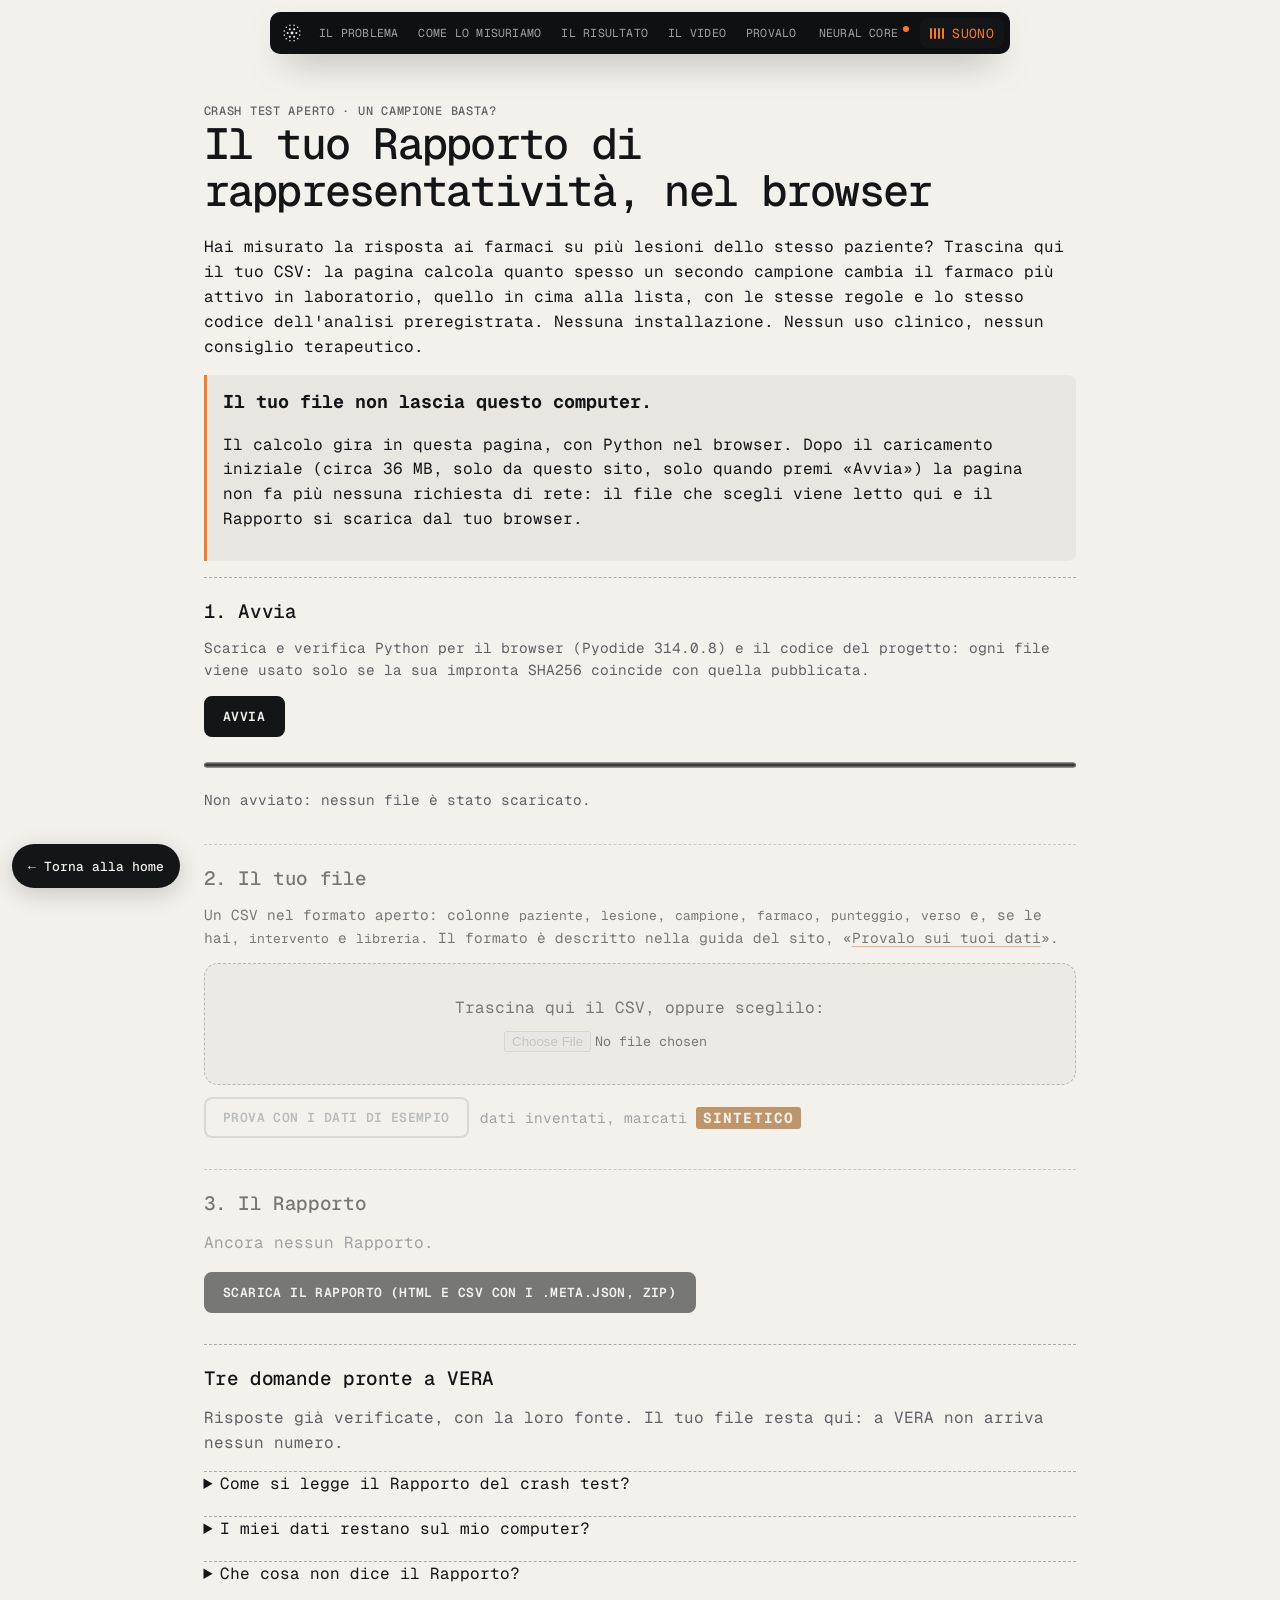
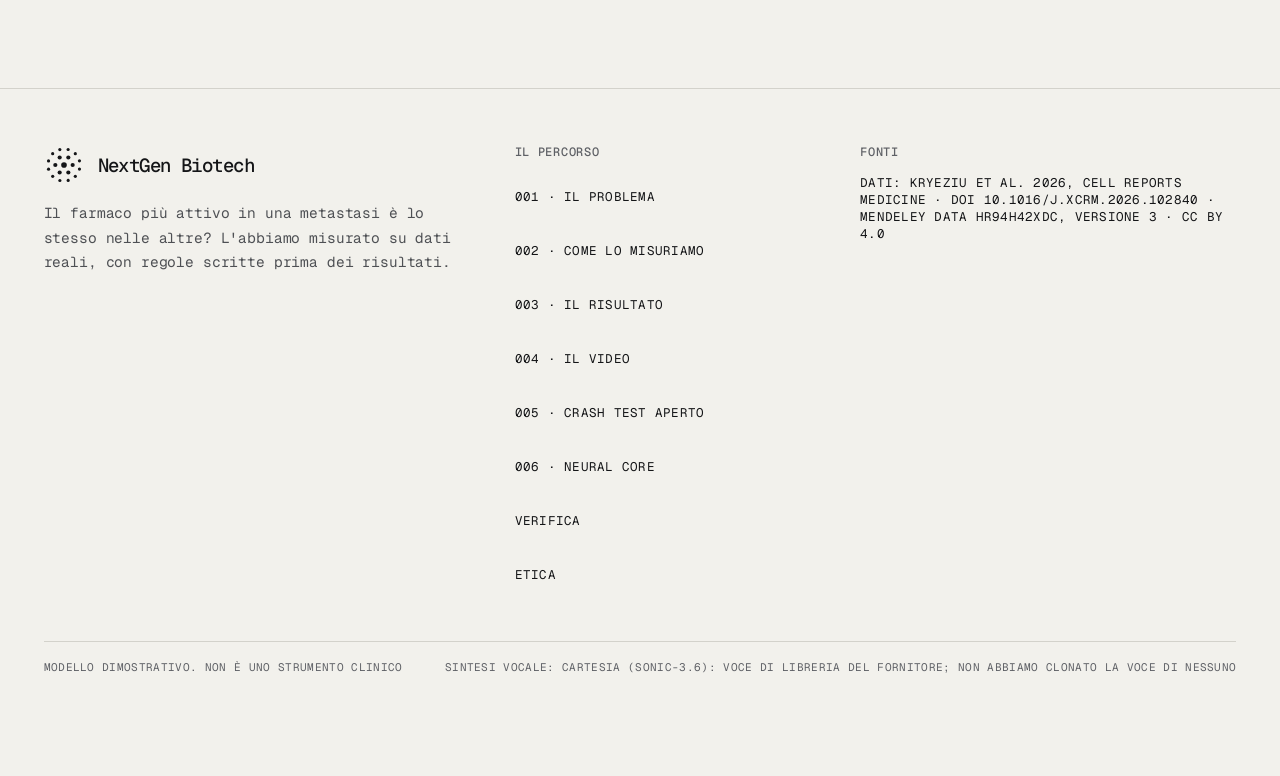
<file: crash-test/strumenti/crash_test_browser/index.html>
<!doctype html>
<html lang="it">
<head>
<meta charset="utf-8">
<meta name="description" content="Stesso codice dell&#x27;analisi preregistrata, con le stesse regole e lo stesso controllo della firma: il tuo file non lascia questo computer. Ottieni il tuo «Rapporto di rappresentatività»: quanto spesso un secondo campione cambia il farmaco più attivo in laboratorio.">
<meta name="viewport" content="width=device-width, initial-scale=1">
<meta http-equiv="Content-Security-Policy" content="default-src 'self'; script-src 'self' blob: 'wasm-unsafe-eval'; worker-src 'self' blob:; connect-src 'self' blob:; style-src 'self' 'unsafe-inline'; font-src 'self' data:; img-src 'self' data: blob:; frame-src 'self' blob: about:; object-src 'none'; base-uri 'none'; form-action 'none'">
<title>Crash test aperto nel tuo browser</title>
<link rel="stylesheet" href="../../web/comune/design_variabili.css?v=1f1294f8">
<style>
  @font-face { font-family: "Space Grotesk"; font-weight: 500; src: url("../../web/fornitori/font/space-grotesk-latin-500-normal.woff2") format("woff2"); }
  @font-face { font-family: "Space Grotesk"; font-weight: 700; src: url("../../web/fornitori/font/space-grotesk-latin-700-normal.woff2") format("woff2"); }
  @font-face { font-family: "Inter"; font-weight: 400; src: url("../../web/fornitori/font/inter-latin-400-normal.woff2") format("woff2"); }
  @font-face { font-family: "Inter"; font-weight: 600; src: url("../../web/fornitori/font/inter-latin-600-normal.woff2") format("woff2"); }
  @font-face { font-family: "IBM Plex Mono"; font-weight: 400; src: url("../../web/fornitori/font/ibm-plex-mono-latin-400-normal.woff2") format("woff2"); }
  /* palette e caratteri dalla fonte unica del design (config/design.yaml, web/comune/design_variabili.css); su nero il grigio e il rosso
     sono le varianti leggibili (contrasto AA) */
  :root { --fondo2: var(--fondo-campo); --grigio: var(--grigio-leggibile); --rosso: var(--rosso-leggibile); --bordo: var(--bordo-campo); color-scheme: dark; }
  * { box-sizing: border-box; }
  body { margin: 0; background: var(--nero); color: var(--bianco); font: 400 16px/1.55 var(--testo); }
  main { max-width: 60rem; margin: 0 auto; padding: 1.5rem 1rem 4rem; }
  h1, h2 { font-family: var(--titolo); font-weight: 700; line-height: 1.2; }
  h1 { font-size: clamp(1.7rem, 4vw, 2.4rem); margin: .3rem 0 .6rem; }
  h2 { font-size: 1.2rem; margin: 2rem 0 .6rem; }
  .occhiello { font-family: var(--titolo); font-weight: 500; color: var(--ciano); letter-spacing: .08em;
               text-transform: uppercase; font-size: .85rem; margin: 0; }
  .privacy { border: 1px solid var(--ciano); border-radius: 8px; padding: .8rem 1rem; margin: 1rem 0; }
  .privacy strong { color: var(--ciano); font-family: var(--titolo); font-size: 1.15rem; }
  .tenue { color: var(--grigio); }
  a { color: var(--ciano); }
  .mono, code { font-family: var(--mono); font-size: .9em; }
  button, .bottone { font: 600 1rem/1 var(--testo); color: var(--nero); background: var(--ciano); border: 2px solid var(--ciano);
           border-radius: 6px; padding: .75rem 1.1rem; cursor: pointer; text-decoration: none; display: inline-block; }
  button.secondario { background: transparent; color: var(--ciano); }
  button:disabled { background: transparent; color: var(--grigio); border-color: var(--bordo); cursor: not-allowed; }
  :focus-visible { outline: 3px solid var(--ambra); outline-offset: 3px; }
  .passo { border-left: 3px solid var(--bordo); padding: .2rem 0 .2rem 1rem; margin: 1rem 0; }
  .passo.attivo { border-left-color: var(--ciano); }
  #zona { display: block; border: 2px dashed var(--bordo); border-radius: 8px; padding: 1.3rem; margin: .8rem 0; text-align: center; }
  #zona.sopra { border-color: var(--ciano); background: var(--fondo2); }
  #zona input { display: block; margin: .6rem auto 0; color: var(--bianco); max-width: 100%; }
  progress { width: 100%; height: .6rem; accent-color: var(--ciano); }
  .azioni { display: flex; flex-wrap: wrap; gap: .7rem; align-items: center; margin: .8rem 0; }
  #messaggio { margin: 1rem 0; }
  .errore { border: 1px solid var(--rosso); color: var(--rosso); border-radius: 8px; padding: .8rem 1rem; white-space: pre-wrap; }
  .rifiuto { border: 1px solid var(--ambra); color: var(--ambra); border-radius: 8px; padding: .8rem 1rem; }
  .rifiuto a, .privacy a { color: var(--ciano); }
  .sint\65tico { display: inline-block; font-family: var(--titolo); font-weight: 700; letter-spacing: .08em;
               color: var(--nero); background: var(--ambra); padding: 0 .4rem; border-radius: 3px; }
  iframe { width: 100%; height: 80vh; border: 0; border-radius: 6px; background: var(--stampa-fondo); margin-top: .6rem; }
  .nota { font-size: .9rem; }
</style>
<link rel="stylesheet" href="../../../css/design32.css?v=40162e1d">
<link rel="stylesheet" href="../../../css/interne32.css?v=32cfc7ca">
<script src="../../../v32/transizione32.js?v=028c5428" defer></script>
<script src="../../../v32/suono32.js?v=43d75651" defer></script>
<link rel="stylesheet" href="../../../css/un_carattere.css">
</head>
<body class="interne32 crash32">
<div class="pagina pagina-barra"><div class="nav-guscio"><nav class="nav" aria-label="Il percorso"><div class="nav-riga"><a class="nav-logo" href="../../../#apertura" aria-label="Torna all&#x27;inizio"><svg viewBox="0 0 24 24" aria-hidden="true"><circle cx="12" cy="12" r="1.7"></circle><circle cx="17.2" cy="12" r="1.25"></circle><circle cx="14.6" cy="16.5" r="1.25"></circle><circle cx="9.4" cy="16.5" r="1.25"></circle><circle cx="6.8" cy="12" r="1.25"></circle><circle cx="9.4" cy="7.5" r="1.25"></circle><circle cx="14.6" cy="7.5" r="1.25"></circle><circle cx="21.28" cy="14.47" r="0.95"></circle><circle cx="18.8" cy="18.78" r="0.95"></circle><circle cx="14.5" cy="21.27" r="0.95"></circle><circle cx="9.53" cy="21.28" r="0.95"></circle><circle cx="5.22" cy="18.8" r="0.95"></circle><circle cx="2.73" cy="14.5" r="0.95"></circle><circle cx="2.72" cy="9.53" r="0.95"></circle><circle cx="5.2" cy="5.22" r="0.95"></circle><circle cx="9.5" cy="2.73" r="0.95"></circle><circle cx="14.47" cy="2.72" r="0.95"></circle><circle cx="18.78" cy="5.2" r="0.95"></circle><circle cx="21.27" cy="9.5" r="0.95"></circle></svg></a><a class="nav-voce ampia" href="../../../#problema" data-va="problema">Il problema</a><a class="nav-voce ampia" href="../../../#misura" data-va="misura">Come lo misuriamo</a><a class="nav-voce ampia" href="../../../#risultato" data-va="risultato">Il risultato</a><a class="nav-voce ampia" href="../../../#video" data-va="video">Il video</a><a class="nav-voce nav-provalo" href="../../../#provalo" data-va="provalo">Provalo</a><span class="nav-spazio"></span><a class="nav-voce" href="../../../#core" data-va="core">Neural Core<span class="punto" aria-hidden="true"></span></a><span class="nav-suono-guscio"><button class="nav-suono" type="button" data-suono-tasto="1" aria-pressed="false" aria-label="Suono dell’ambiente spento: premi per accenderlo"><span class="barre" aria-hidden="true"><i></i><i></i><i></i><i></i></span><span class="eti" data-suono-eti="1">Suono</span></button><span class="suono-pannello" data-suono-pannello="1"><label class="suono-vol"><span>Volume</span><input type="range" min="0" max="100" step="1" value="60" data-suono-vol="1" aria-label="Volume del suono dell’ambiente"></label><span class="suono-nota" data-suono-nota="1">Suono generato dal vivo nel browser, senza file. Si abbassa quando VERA parla.</span><span class="suono-nota suono-nonpartito" data-suono-nonpartito="1" role="status" hidden>Il suono non è partito: tocca di nuovo</span></span></span></div></nav></div></div><a class="torna-dove" href="../../../" data-dove="← Torna a dove eri">← Torna alla home</a>
<main>
<p class="occhiello">Crash test aperto · Un campione basta?</p>
<h1>Il tuo Rapporto di rappresentatività, nel browser</h1>
<p>Hai misurato la risposta ai farmaci su più lesioni dello stesso paziente? Trascina qui il tuo CSV: la pagina calcola
quanto spesso un secondo campione cambia il farmaco più attivo in laboratorio, quello in cima alla lista, con le stesse regole e lo stesso codice
dell'analisi preregistrata. Nessuna installazione. Nessun uso clinico, nessun consiglio terapeutico.</p>
<div class="privacy" role="note">
  <strong>Il tuo file non lascia questo computer.</strong>
  <p>Il calcolo gira in questa pagina, con Python nel browser. Dopo il caricamento iniziale (circa
  <span id="mb">36</span> MB, solo da questo sito, solo quando premi «Avvia») la pagina non fa più nessuna richiesta di
  rete: il file che scegli viene letto qui e il Rapporto si scarica dal tuo browser.</p>
</div>

<section class="passo attivo" id="passo1" aria-labelledby="t1">
  <h2 id="t1">1. Avvia</h2>
  <p class="tenue nota">Scarica e verifica Python per il browser (Pyodide 314.0.8) e il codice del progetto: ogni file
  viene usato solo se la sua impronta SHA256 coincide con quella pubblicata.</p>
  <div class="azioni"><button id="avvia" type="button">Avvia</button></div>
  <progress id="barra" max="1" value="0" aria-label="Caricamento"></progress>
  <p id="fase" class="tenue nota" role="status" aria-live="polite">Non avviato: nessun file è stato scaricato.</p>
</section>

<section class="passo" id="passo2" aria-labelledby="t2">
  <h2 id="t2">2. Il tuo file</h2>
  <p class="nota">Un CSV nel formato aperto: colonne <code>paziente</code>, <code>lesione</code>, <code>campione</code>,
  <code>farmaco</code>, <code>punteggio</code>, <code>verso</code> e, se le hai, <code>intervento</code> e <code>libreria</code>.
  Il formato è descritto nella guida del sito, «<a class="link" href="../../../#provalo">Provalo sui tuoi dati</a>».</p>
  <label id="zona" for="file">Trascina qui il CSV, oppure sceglilo:
    <input id="file" type="file" accept=".csv,text/csv" disabled>
  </label>
<!--SIM-->
  <div class="azioni">
    <button id="esempio" type="button" class="secondario" disabled>Prova con i dati di esempio</button>
    <span class="tenue nota">dati inventati, marcati <span class="sintetico">SINTETICO</span></span>
  </div>
<!--/SIM-->
</section>

<section class="passo" id="passo3" aria-labelledby="t3">
  <h2 id="t3">3. Il Rapporto</h2>
  <div id="messaggio" role="status" aria-live="polite" class="tenue">Ancora nessun Rapporto.</div>
  <div class="azioni" id="scarica-blocco" hidden>
    <a id="scarica" class="bottone" href="#" download>Scarica il Rapporto (HTML e CSV con i .meta.json, zip)</a>
  </div>
  <iframe id="rapporto" title="Rapporto di rappresentatività" sandbox="" hidden></iframe>
</section>
<section class="passo" id="domande-pronte" aria-labelledby="t-domande"><h2 id="t-domande">Tre domande pronte a VERA</h2><p class="tenue">Risposte già verificate, con la loro fonte. Il tuo file resta qui: a VERA non arriva nessun numero.</p><details class="pannello-documento domanda-pronta" data-domanda="giuria_52"><summary>Come si legge il Rapporto del crash test?</summary><p>In alto c&#x27;è il risultato in una frase: in quanti pazienti il secondo campione cambia il farmaco più attivo in laboratorio, quello in cima alla lista, con il suo intervallo al 95%. Sotto c&#x27;è la stessa cosa per «esce dai primi tre». Poi vengono le figure, le sezioni brevi su dati, regole e limiti, e le tabelle complete. Ogni numero viene dai file prodotti dal comando, ognuno con la sua scheda.</p><p class="tenue nota">docs/DOMANDE_GIURIA.md · riga 185 · impronta 0545d42760c93831…</p><p class="tenue nota">Documenti del progetto · frase verificata</p></details><details class="pannello-documento domanda-pronta" data-domanda="giuria_53"><summary>I miei dati restano sul mio computer?</summary><p>Sì. Nella versione nel browser il calcolo gira sul tuo computer: dopo il caricamento iniziale, che parte solo quando premi «Avvia», la pagina non fa più nessuna richiesta di rete, e un test lo verifica. Il codice è lo stesso del comando: con il file di esempio, Rapporto e tabelle sono identici byte per byte.</p><p class="tenue nota">docs/DOMANDE_GIURIA.md · riga 188 · impronta 0545d42760c93831…</p><p class="tenue nota">Documenti del progetto · frase verificata</p></details><details class="pannello-documento domanda-pronta" data-domanda="giuria_54"><summary>Che cosa non dice il Rapporto?</summary><p>Non è uno strumento clinico: descrive i tuoi dati di laboratorio. Se mancano le repliche il rumore è NOT VERIFIED: una parte dei cambi di priorità può essere rumore di misura. La curva delle politiche è solo esplorativa: non è una regola da usare in laboratorio. E le coppie dello stesso paziente non sono indipendenti.</p><p class="tenue nota">docs/DOMANDE_GIURIA.md · riga 191 · impronta 0545d42760c93831…</p><p class="tenue nota">Documenti del progetto · frase verificata</p></details></section>
</main>
<div class="pagina pagina-piede"><footer class="piede"><div class="contenitore"><div class="piede-griglia"><div class="piede-marchio"><p class="piede-logo"><svg viewBox="0 0 24 24" aria-hidden="true"><circle cx="12" cy="12" r="1.7"></circle><circle cx="17.2" cy="12" r="1.25"></circle><circle cx="14.6" cy="16.5" r="1.25"></circle><circle cx="9.4" cy="16.5" r="1.25"></circle><circle cx="6.8" cy="12" r="1.25"></circle><circle cx="9.4" cy="7.5" r="1.25"></circle><circle cx="14.6" cy="7.5" r="1.25"></circle><circle cx="21.28" cy="14.47" r="0.95"></circle><circle cx="18.8" cy="18.78" r="0.95"></circle><circle cx="14.5" cy="21.27" r="0.95"></circle><circle cx="9.53" cy="21.28" r="0.95"></circle><circle cx="5.22" cy="18.8" r="0.95"></circle><circle cx="2.73" cy="14.5" r="0.95"></circle><circle cx="2.72" cy="9.53" r="0.95"></circle><circle cx="5.2" cy="5.22" r="0.95"></circle><circle cx="9.5" cy="2.73" r="0.95"></circle><circle cx="14.47" cy="2.72" r="0.95"></circle><circle cx="18.78" cy="5.2" r="0.95"></circle><circle cx="21.27" cy="9.5" r="0.95"></circle></svg><span>NextGen Biotech</span></p><p class="corpo">Il farmaco più attivo in una metastasi è lo stesso nelle altre? L&#x27;abbiamo misurato su dati reali, con regole scritte prima dei risultati.</p></div><div><p class="occhiello">Il percorso</p><ul class="piede-lista"><li><a href="../../../#problema">001 · Il problema</a></li><li><a href="../../../#misura">002 · Come lo misuriamo</a></li><li><a href="../../../#risultato">003 · Il risultato</a></li><li><a href="../../../#video">004 · Il video</a></li><li><a href="../../../#provalo">005 · Crash test aperto</a></li><li><a href="../../../#core">006 · Neural Core</a></li><li><a href="../../../verifica/">Verifica</a></li><li><a href="../../../verifica/#etica">Etica</a></li></ul></div><div><p class="occhiello">Fonti</p><ul class="piede-lista"><li>Dati: Kryeziu et al. 2026, Cell Reports Medicine · DOI 10.1016/j.xcrm.2026.102840 · Mendeley Data hr94h42xdc, versione 3 · CC BY 4.0</li></ul></div></div><div class="piede-fondo"><span>Modello dimostrativo. Non è uno strumento clinico</span><span>Sintesi vocale: Cartesia (sonic-3.6): voce di libreria del fornitore; non abbiamo clonato la voce di nessuno</span></div></div></footer></div>
<script src="app.js" integrity="sha384-NmY+HDjPymiT2ok70qriNSrhUCmS9n77jzt2tzstjK+ork0l/nQQdc39CJoXKQle"></script>
</body>
</html>
</file>
<file: css/comune.css>
/* generato da config/design.yaml con strumenti/genera_design.py: non modificare */
@font-face { font-family: "Space Grotesk"; font-weight: 400; src: url("../fornitori/font/space-grotesk-latin-400-normal.woff2") format("woff2"); font-display: block; }
@font-face { font-family: "Space Grotesk"; font-weight: 500; src: url("../fornitori/font/space-grotesk-latin-500-normal.woff2") format("woff2"); font-display: block; }
@font-face { font-family: "Space Grotesk"; font-weight: 700; src: url("../fornitori/font/space-grotesk-latin-700-normal.woff2") format("woff2"); font-display: block; }
@font-face { font-family: "Inter"; font-weight: 400; src: url("../fornitori/font/inter-latin-400-normal.woff2") format("woff2"); font-display: block; }
@font-face { font-family: "Inter"; font-weight: 500; src: url("../fornitori/font/inter-latin-500-normal.woff2") format("woff2"); font-display: block; }
@font-face { font-family: "Inter"; font-weight: 600; src: url("../fornitori/font/inter-latin-600-normal.woff2") format("woff2"); font-display: block; }
@font-face { font-family: "IBM Plex Mono"; font-weight: 400; src: url("../fornitori/font/ibm-plex-mono-latin-400-normal.woff2") format("woff2"); font-display: block; }
@font-face { font-family: "IBM Plex Mono"; font-weight: 500; src: url("../fornitori/font/ibm-plex-mono-latin-500-normal.woff2") format("woff2"); font-display: block; }
:root {
  --nero: #000000;
  --ciano: #35D6E8;
  --ambra: #F2B84B;
  --grigio: #858D99;
  --rosso: #E35D66;
  --bianco: #F4F7FA;
  --nero-rgb: 0, 0, 0;
  --ciano-rgb: 53, 214, 232;
  --ambra-rgb: 242, 184, 75;
  --grigio-rgb: 133, 141, 153;
  --rosso-rgb: 227, 93, 102;
  --bianco-rgb: 244, 247, 250;
  --linea: #1B1F24;
  --bordo-spento: #2A2F36;
  --testo-spento: #4D545E;
  --testo-vuoto: #5B626C;
  --parola-in-attesa: #8A929D;
  --indicatore: #B9C0C9;
  --fondo-console: #111111;
  --fondo-pulsante: #1C1C1C;
  --fondo-telecomando: #0B0D10;
  --fondo-primario: #07191C;
  --linea-testo: #222222;
  --bordo-testo: #333333;
  --qr-fondo: #FFFFFF;
  --qr-modulo: #000000;
  --testo-chiaro: #C9D1DA;
  --testo-secondario: #A9B2BC;
  --ciano-chiaro: #7CE6F1;
  --fondo-codice: #0B0E11;
  --fondo-barra: #080A0C;
  --bordo-pannello: #262B32;
  --bordo-medio: #3B424B;
  --linea-tabella: #14181D;
  --fondo-campo: #0D1117;
  --bordo-campo: #3A424D;
  --grigio-leggibile: #9AA2AD;
  --rosso-leggibile: #FF8A92;
  --linea-rgb: 27, 31, 36;
  --bordo-spento-rgb: 42, 47, 54;
  --testo-spento-rgb: 77, 84, 94;
  --testo-vuoto-rgb: 91, 98, 108;
  --parola-in-attesa-rgb: 138, 146, 157;
  --indicatore-rgb: 185, 192, 201;
  --fondo-console-rgb: 17, 17, 17;
  --fondo-pulsante-rgb: 28, 28, 28;
  --fondo-telecomando-rgb: 11, 13, 16;
  --fondo-primario-rgb: 7, 25, 28;
  --linea-testo-rgb: 34, 34, 34;
  --bordo-testo-rgb: 51, 51, 51;
  --qr-fondo-rgb: 255, 255, 255;
  --qr-modulo-rgb: 0, 0, 0;
  --testo-chiaro-rgb: 201, 209, 218;
  --testo-secondario-rgb: 169, 178, 188;
  --ciano-chiaro-rgb: 124, 230, 241;
  --fondo-codice-rgb: 11, 14, 17;
  --fondo-barra-rgb: 8, 10, 12;
  --bordo-pannello-rgb: 38, 43, 50;
  --bordo-medio-rgb: 59, 66, 75;
  --linea-tabella-rgb: 20, 24, 29;
  --fondo-campo-rgb: 13, 17, 23;
  --bordo-campo-rgb: 58, 66, 77;
  --grigio-leggibile-rgb: 154, 162, 173;
  --rosso-leggibile-rgb: 255, 138, 146;
  --stampa-testo: #14181D;
  --stampa-secondario: #4A525C;
  --stampa-fondo: #FFFFFF;
  --stampa-linea: #C9CED4;
  --stampa-griglia: #E6E9ED;
  --stampa-accento: #00707C;
  --stampa-accento-chiaro: #E3F4F6;
  --stampa-ambra: #8A5300;
  --stampa-ambra-fondo: #FCEFD3;
  --stampa-grigio: #5B6370;
  --stampa-grigio-fondo: #ECEEF1;
  --stampa-banda: #D7DCE2;
  --titolo: "Space Grotesk", "Inter", sans-serif;
  --testo: "Inter", system-ui, sans-serif;
  --mono: "IBM Plex Mono", ui-monospace, monospace;
  --u: min(1vw, 1.8vh);
  --t-numero: calc(var(--u) * 11);
  --t-scheda-titolo: calc(var(--u) * 1.8);
  --t-sottotitolo: calc(var(--u) * 1.45);
  --t-sottotitolo-lungo: calc(var(--u) * 1.22);
  --t-pannello-titolo: calc(var(--u) * 1.15);
  --t-chip: calc(var(--u) * 1.05);
  --t-chi: calc(var(--u) * 0.95);
  --t-etichetta: calc(var(--u) * 0.85);
  --spazio-xs: .3em;
  --spazio-s: .6em;
  --spazio-m: 1em;
  --spazio-l: 1.5em;
  --raggio-chip: 2em;
  --raggio-carta: .4rem;
  --raggio-pulsante: .4rem;
  --raggio-pulsante-telefono: 16px;
  --raggio-qr: .4em;
  --durata-entra: .6s;
  --durata-parola: .12s;
  --durata-fonte: .4s;
  --curva: ease;
}
/* Sito pubblico: stile comune a tutte le pagine. Palette D1, tipografia D2. Neutro e sobrio per ora: l'aspetto lo decide chi si occupa del design. */
/* colori, caratteri e scale: le variabili di web/comune/design.css (config/design.yaml), messe prima di questo foglio */
:root {
  --barra: 3rem;
}
* { box-sizing: border-box; }
body { margin: 0; background: var(--nero); color: var(--bianco); font: 400 1rem/1.6 var(--testo); }
a { color: var(--ciano); }
code, .mono { font-family: var(--mono); }
[hidden] { display: none !important; }
/* focus sempre visibile (WCAG 2.4.7): anello ciano con alone nero, visibile su sfondo scuro e sulla sfera */
:focus-visible { outline: 3px solid var(--ciano); outline-offset: 2px; box-shadow: 0 0 0 6px var(--nero); border-radius: .15rem; }
.sr-only { position: absolute; width: 1px; height: 1px; padding: 0; margin: -1px; overflow: hidden; clip: rect(0, 0, 0, 0); white-space: nowrap; border: 0; }
/* collegamento «Vai al contenuto»: il primo elemento raggiungibile da tastiera */
.salta { position: fixed; top: .5rem; left: .5rem; z-index: 100; padding: .6rem 1rem; background: var(--nero); color: var(--bianco); border: 2px solid var(--ciano); border-radius: .3rem; font: 500 .9rem var(--testo); transform: translateY(-300%); }
.salta:focus { transform: none; }
main:focus { outline: none; box-shadow: none; }
/* «riduci movimento» del sistema: niente animazioni ne' transizioni, scorrimento immediato */
@media (prefers-reduced-motion: reduce) { *, *::before, *::after { animation: none !important; transition: none !important; scroll-behavior: auto !important; } }

.chip { display: inline-block; padding: .1em .7em; border: 1px solid var(--grigio); border-radius: 2em; font: 500 .75rem/1.5 var(--mono); color: var(--bianco); white-space: nowrap; }
.chip.sintetico { border-color: var(--ambra); color: var(--ambra); }
.chip.reale, .chip.firmata { border-color: var(--ciano); color: var(--ciano); }
.chip.nonfirmata, .chip.guidata { border-style: dashed; color: var(--grigio); }
.chip.p-SOURCE { border-color: var(--ciano); color: var(--ciano); }
.chip.p-DATA { border-color: var(--ciano); background: var(--ciano); color: var(--nero); }
.chip.p-CALCULATION { border-color: var(--ciano); background: var(--ciano); color: var(--nero); box-shadow: 0 0 0 .13em var(--nero), 0 0 0 .22em var(--ciano); }
.chip.p-INFERENCE { border-color: var(--ambra); color: var(--nero); background: linear-gradient(90deg, var(--ambra) 50%, transparent 50%); }
.chip.p-NOT_VERIFIED { border: 1px dashed var(--grigio); color: var(--grigio); }
.chip.mod { border-color: var(--bianco); color: var(--bianco); }
.chip.m-SIMULATION { border-style: dashed; }
.etichette { display: inline-flex; gap: .4em; flex-wrap: wrap; margin-left: .6em; vertical-align: middle; }
.etichette .chip { font-size: .68rem; padding: .02em .5em; }
.nota { color: var(--grigio); font-size: .85rem; }
.segnaposto { color: var(--ambra); font-style: italic; }

/* scritte fisse (punto 5): sempre visibili, in fondo a ogni pagina. Una riga sottile di vetro scuro: piccola ma sempre leggibile */
#barra-fissa { position: fixed; left: 0; right: 0; bottom: 0; z-index: 50; display: flex; flex-wrap: wrap; align-items: center; justify-content: center;
  gap: .1rem .9rem; padding: .35rem 1rem calc(.35rem + env(safe-area-inset-bottom, 0px)); font: 500 .72rem/1.35 var(--testo); letter-spacing: .01em;
  background: rgba(var(--fondo-barra-rgb), .78); -webkit-backdrop-filter: blur(14px) saturate(140%); backdrop-filter: blur(14px) saturate(140%); border-top: 1px solid rgba(var(--bianco-rgb), .07); }
#barra-fissa p { margin: 0; }
#scritta-sintetico { color: var(--ambra); border: 1px solid var(--ambra); border-radius: 2em; padding: .05em .65em; font: 600 .64rem/1.4 var(--testo); letter-spacing: .16em; }
#scritta-fissa { color: var(--bianco); }
#barra-fissa #attribuzione { color: var(--grigio); font-size: .66rem; }
@media (max-width: 760px) { #barra-fissa { gap: .05rem .55rem; padding: .3rem .7rem calc(.3rem + env(safe-area-inset-bottom, 0px)); font-size: .66rem; } #barra-fissa #attribuzione { font-size: .6rem; } }

/* etichette per la giuria in italiano: parole, non codici; quindi il carattere del testo, non il monospaziato */
.chip.prov, .chip.mod { font-family: var(--testo); letter-spacing: .01em; }

/* vincolo 1: il risultato principale non compare mai da solo; la didascalia lo accompagna ovunque (testo dai dati) */
.didascalia-risultato { margin: .6rem 0 0; padding-left: .6rem; border-left: 2px solid var(--ciano); color: var(--testo-chiaro); font: 400 .85rem/1.45 var(--testo); }
/* vincolo 4: didascalie piccole al posto dei badge; ambra per le ipotesi, la simulazione in grigio leggibile */
.didascalia-esplorativa { margin: .4rem 0 0; padding-left: .6rem; border-left: 2px dashed var(--ambra); color: var(--testo-chiaro); font: 400 .8rem/1.45 var(--testo); }
.didascalia-simulazione { margin: .4rem 0 0; padding-left: .6rem; border-left: 2px dotted var(--grigio-leggibile); color: var(--testo-chiaro); font: 400 .8rem/1.45 var(--testo); }
</file>
<file: css/landing.css>
/* Pagina iniziale: una storia, non un documento. Nero, spazio, tipografia grande, vetro, un solo accento ciano.
   Il monospaziato solo per impronte e codici. Lo stile finale arriva dal render del design: qui la struttura. */
:root { --largo: 72rem; --misura: 65ch; --chiaro: var(--testo-chiaro); --vetro: rgba(var(--bianco-rgb), .045); --bordo-vetro: rgba(var(--bianco-rgb), .09); }
html { scroll-behavior: smooth; }
body.landing { padding-bottom: 3.5rem; font-size: clamp(1rem, .35vw + .9rem, 1.125rem); }
.colonna { width: min(var(--largo), 100% - 2.5rem); margin: 0 auto; }
p { max-width: var(--misura); }

/* ---------------------------------------------------------------- apertura: la sfera vera dietro il titolo */
.apertura { position: relative; min-height: 100vh; min-height: 100svh; display: grid; place-items: center; text-align: center; overflow: hidden; isolation: isolate; }
.apertura-fondo, #sfera-apertura { position: absolute; inset: 0; width: 100%; height: 100%; z-index: -2; }
.apertura-fondo { object-fit: cover; object-position: center; opacity: .9; transition: opacity 1.2s ease; }
#sfera-apertura { opacity: 0; transition: opacity 1.6s ease; pointer-events: none; }
.sfera-attiva #sfera-apertura { opacity: 1; }
.sfera-attiva .apertura-fondo { opacity: 0; }
.apertura-velo { position: absolute; inset: 0; z-index: -1; pointer-events: none;
  background: radial-gradient(ellipse 60% 52% at 50% 50%, rgba(var(--nero-rgb), .78), rgba(var(--nero-rgb), .35) 70%, rgba(var(--nero-rgb), .15)),
              linear-gradient(to bottom, rgba(var(--nero-rgb), 0) 60%, var(--nero) 100%); }
.apertura-contenuto { padding: 6rem 1.25rem; max-width: 60rem; }
.apertura h1 { font: 700 clamp(2rem, 9vw, 7.5rem)/.98 var(--titolo); letter-spacing: -.03em; margin: 0 0 1.4rem; text-shadow: 0 2px 40px rgba(var(--nero-rgb), .8); }
.sottotitolo, .messaggio { font-size: clamp(1.1rem, 1.2vw + .8rem, 1.6rem); line-height: 1.45; color: var(--chiaro); margin: 0 auto 2.6rem; max-width: 38rem; text-shadow: 0 1px 20px var(--nero); }
/* vincolo 3: il messaggio unico, tre righe (le parole dell'assistente); la nota sul dataset subito dopo il primo schermo */
.messaggio { font-size: clamp(1.02rem, .9vw + .75rem, 1.4rem); max-width: 42rem; }
.messaggio .riga { display: block; }
.messaggio .riga + .riga { margin-top: .35em; }
.nota-dataset { max-width: var(--misura); margin: 0 auto; padding: 2.4rem 1.25rem 0; color: var(--chiaro); font-size: .95rem; line-height: 1.5; text-align: center; }
.azioni { display: flex; flex-wrap: wrap; gap: .8rem 1.6rem; align-items: center; justify-content: center; margin: 0 auto; max-width: none; }
.capitolo .azioni { justify-content: flex-start; margin-top: 2.4rem; }
.pulsante { display: inline-block; padding: .9rem 1.7rem; border-radius: 99px; color: var(--nero); background: var(--ciano); text-decoration: none; font: 600 1rem var(--testo); letter-spacing: .01em; }
.pulsante:hover { background: var(--ciano-chiaro); }
.pulsante.secondario { background: var(--vetro); color: var(--bianco); border: 1px solid var(--bordo-vetro); }
.scorri, .collegamento { color: var(--bianco); text-decoration: none; font: 500 1rem var(--testo); border-bottom: 1px solid rgba(var(--bianco-rgb), .3); padding-bottom: .1rem; }
.scorri:hover, .collegamento:hover { border-bottom-color: var(--ciano); }

/* ---------------------------------------------------------------- indice delle sezioni */
.indice-sezioni { position: sticky; top: 0; z-index: 20; display: flex; gap: .3rem 1.6rem; flex-wrap: wrap; justify-content: center; padding: .8rem 1rem;
  background: rgba(var(--nero-rgb), .72); -webkit-backdrop-filter: blur(16px); backdrop-filter: blur(16px); border-bottom: 1px solid rgba(var(--bianco-rgb), .06); font: 500 .85rem var(--testo); }
.indice-sezioni a { color: var(--chiaro); text-decoration: none; padding: .2rem 0; }
.indice-sezioni a:hover { color: var(--bianco); }

/* ---------------------------------------------------------------- i quattro capitoli, a tutta altezza */
.capitolo { min-height: 100vh; min-height: 100svh; display: grid; align-content: center; padding: clamp(5rem, 12vh, 9rem) 0; border-top: 1px solid rgba(var(--bianco-rgb), .05); }
.etichetta-capitolo { font: 600 .85rem var(--testo); letter-spacing: .16em; text-transform: uppercase; color: var(--ciano); margin: 0 0 1.2rem; }
.frase { font: 600 clamp(2.1rem, 4.6vw + .4rem, 4.4rem)/1.06 var(--titolo); letter-spacing: -.02em; margin: 0 0 1.6rem; max-width: 22ch; }
.paragrafo { font-size: clamp(1.08rem, .5vw + .95rem, 1.35rem); line-height: 1.6; color: var(--chiaro); margin: 0 0 3rem; }
.numeri { list-style: none; padding: 0; margin: 0; display: flex; flex-wrap: wrap; gap: 1rem; max-width: 60rem; }
.numero { flex: 1 1 14rem; min-width: 0; padding: 1.4rem 1.5rem 1.3rem; border-radius: 1.1rem; background: var(--vetro); border: 1px solid var(--bordo-vetro); -webkit-backdrop-filter: blur(18px); backdrop-filter: blur(18px); }
.numero .valore { display: block; white-space: nowrap; font: 600 clamp(2.4rem, 3.6vw + 1rem, 3.8rem)/1 var(--titolo); letter-spacing: -.02em; color: var(--bianco); font-variant-numeric: tabular-nums; }
.numero.grande { flex-basis: 100%; }
.numero.grande .valore { font-size: clamp(4.5rem, 12vw, 9rem); }
.numero .su, .numero .trattino { font-size: .45em; color: var(--chiaro); font-weight: 500; }
.numero .didascalia { display: block; margin-top: .7rem; color: var(--chiaro); font-size: .95rem; }
/* B7: quanto si somigliano le due classifiche, accanto al risultato principale */
.somiglianza { margin: 1rem 0 0; max-width: 60rem; padding: 1.1rem 1.5rem; border-radius: 1.1rem; background: var(--vetro); border: 1px solid var(--bordo-vetro); }
.somiglianza .valore { margin: 0; font: 600 clamp(1.9rem, 2.4vw + 1rem, 2.8rem)/1 var(--titolo); color: var(--bianco); font-variant-numeric: tabular-nums; }
.somiglianza .su { font-size: .5em; color: var(--chiaro); font-weight: 500; }
.somiglianza .didascalia { margin: .5rem 0 0; color: var(--chiaro); font-size: .95rem; }
.somiglianza .intervallo { margin: .3rem 0 0; color: var(--grigio); font-size: .85rem; }
.nota-sintetico { margin: 1rem 0 0; font-size: .8rem; color: var(--grigio); }
.nota-sintetico::before { content: ""; display: inline-block; width: .5rem; height: .5rem; border-radius: 50%; background: var(--ambra); margin-right: .5rem; vertical-align: .05em; }
.etichette-risultato { display: flex; flex-wrap: wrap; gap: .5rem .8rem; align-items: center; margin: 1.2rem 0 0; }
.etichette-risultato .etichette { margin-left: 0; }
.stato-risultato { font-size: .85rem; color: var(--chiaro); }
.stato-risultato + .stato-risultato::before { content: "· "; color: var(--grigio); }
.spiegazione-rumore { font-size: .85rem; color: var(--grigio); }
.stato-risultato + .spiegazione-rumore::before { content: " — "; }

.numero .numero-link { display: inline-block; margin-top: .6rem; font-size: .85rem; color: var(--ciano); text-decoration: none; border-bottom: 1px solid rgba(var(--ciano-rgb), .35); }
.numero .numero-link:hover { border-bottom-color: var(--ciano); }

/* la scena del Neural Core che racconta il capitolo: a destra sul computer (ferma mentre il testo scorre), sopra il testo sul telefono */
.capitolo.con-scena .colonna { display: grid; grid-template-columns: minmax(0, 1fr) minmax(0, 1.08fr); gap: clamp(2.5rem, 5vw, 5.5rem); align-items: start; }
.capitolo.con-scena .scena { grid-column: 2; grid-row: 1; position: sticky; top: calc(50vh - min(19vw, 15rem)); }
.capitolo.con-scena .testo-capitolo { grid-column: 1; grid-row: 1; min-width: 0; }
.capitolo.con-scena .frase { font-size: clamp(2.1rem, 3.3vw + .4rem, 3.9rem); }
.scena { margin: 0; }
.scena-quadro { position: relative; aspect-ratio: 4 / 3; border-radius: 1.4rem; overflow: hidden; background: var(--nero); border: 1px solid var(--bordo-vetro);
  box-shadow: 0 30px 80px -30px rgba(var(--ciano-rgb), .18), 0 0 0 1px rgba(var(--nero-rgb), .6) inset; }
.scena-video { display: block; width: 100%; height: 100%; object-fit: cover; }
.scena-pausa { position: absolute; right: .8rem; bottom: .8rem; font: 500 .8rem var(--testo); color: var(--bianco); background: rgba(var(--nero-rgb), .62);
  border: 1px solid rgba(var(--bianco-rgb), .22); border-radius: 99px; padding: .45rem .9rem; cursor: pointer; -webkit-backdrop-filter: blur(10px); backdrop-filter: blur(10px); }
.scena-pausa:hover { border-color: var(--ciano); }
.scena figcaption { margin-top: .8rem; font-size: .85rem; line-height: 1.5; color: var(--testo-secondario); max-width: 46ch; }

/* «Leggi tutto»: il testo completo della candidatura */
.leggi-tutto { margin-top: 2.6rem; max-width: var(--misura); }
.leggi-tutto > summary { cursor: pointer; list-style: none; display: inline-flex; align-items: center; gap: .55rem; color: var(--bianco); font: 500 1rem var(--testo);
  padding: .55rem 1.1rem; border-radius: 99px; border: 1px solid var(--bordo-vetro); background: var(--vetro); }
.leggi-tutto > summary::-webkit-details-marker { display: none; }
.leggi-tutto > summary::before { content: "+"; color: var(--ciano); font-weight: 600; }
.leggi-tutto[open] > summary::before { content: "−"; }
.testo-completo { padding: 1.4rem 0 0; }
.testo-completo h3 { font: 600 1.15rem var(--titolo); margin: 1.6rem 0 .5rem; letter-spacing: -.005em; }
.testo-completo p { color: var(--chiaro); line-height: 1.7; }
.numero-fonte { border-bottom: 1px dotted var(--ciano); cursor: help; } .numero-fonte.nv { color: var(--grigio); border-bottom-style: dashed; }

/* ---------------------------------------------------------------- «Chiedi a …»: il widget dell'assistente (strumenti/vera_viva), nello stile della pagina */
.capitolo, .chiedi, section.verifica { scroll-margin-top: 3.4rem; }
.chiedi { padding: clamp(5rem, 12vh, 9rem) 0; border-top: 1px solid rgba(var(--bianco-rgb), .05); }
.chiedi .vera { max-width: 60rem; margin: 0 auto; padding: clamp(1.4rem, 3.2vw, 2.8rem); border-radius: 1.4rem; font-size: 1rem;
  background: var(--vetro); border: 1px solid var(--bordo-vetro); -webkit-backdrop-filter: blur(18px); backdrop-filter: blur(18px); }
.chiedi .vera-titolo { font: 600 clamp(2rem, 3.6vw + .5rem, 3.4rem)/1.08 var(--titolo); letter-spacing: -.02em; margin: 0 0 1rem; }
.chiedi .vera-nota { font-size: 1.05rem; color: var(--chiaro); max-width: var(--misura); }
.chiedi .vera-presto { border-left-color: var(--ciano); max-width: var(--misura); }
.chiedi .vera-sotto { font: 600 .78rem var(--testo); letter-spacing: .14em; text-transform: uppercase; color: var(--chiaro); margin: 1.8rem 0 .8rem; }
.chiedi .vera-suggerite { gap: .6rem; }
.chiedi .vera-suggerita, .chiedi .vera-preparata { border-radius: 99px; padding: .6rem 1.05rem; font: 500 .95rem/1.35 var(--testo);
  color: var(--bianco); background: rgba(var(--ciano-rgb), .07); border: 1px solid rgba(var(--ciano-rgb), .45); }
.chiedi .vera-suggerita:hover, .chiedi .vera-preparata:hover { border-color: var(--ciano); background: rgba(var(--ciano-rgb), .14); }
.chiedi .vera-risposta { margin-top: 1.6rem; padding-top: 1.4rem; border-top-color: var(--bordo-vetro); }
.chiedi .vera-q { font: 600 1.2rem/1.35 var(--titolo); }
.chiedi .vera-frase { font-size: 1.08rem; line-height: 1.65; max-width: var(--misura); }
.chiedi .vera-regole { max-width: var(--misura); }
.chiedi .vera-chi { font-weight: 500; }

/* ---------------------------------------------------------------- VERIFICA */
/* la cronologia della busta: una linea verticale, un punto per ogni evento registrato */
section.verifica h3#v-cronologia { font: 600 clamp(1.6rem, 1.6vw + 1rem, 2.3rem)/1.15 var(--titolo); letter-spacing: -.015em; margin: 4rem 0 .9rem; }
.intro-cronologia { color: var(--chiaro); max-width: var(--misura); }
ol.cronologia { list-style: none; margin: 2rem 0 0; padding: 0 0 0 1.6rem; max-width: 52rem; position: relative; }
ol.cronologia::before { content: ""; position: absolute; left: .42rem; top: .5rem; bottom: .5rem; width: 1px; background: linear-gradient(var(--ciano), rgba(var(--ciano-rgb), .15)); }
ol.cronologia li.evento { position: relative; padding: 0 0 2rem .6rem; }
ol.cronologia li.evento::before { content: ""; position: absolute; left: -1.53rem; top: .42rem; width: .7rem; height: .7rem; border-radius: 50%;
  background: var(--nero); border: 2px solid var(--ciano); box-shadow: 0 0 12px rgba(var(--ciano-rgb), .45); }
.cronologia .quando { margin: 0 0 .25rem; font-size: .88rem; color: var(--ciano); }
.cronologia .origine-data { color: var(--testo-secondario); }
.cronologia .cosa { margin: 0 0 .3rem; font: 600 1.2rem/1.35 var(--titolo); color: var(--bianco); }
.cronologia .spiega { margin: 0 0 .5rem; color: var(--chiaro); max-width: var(--misura); }
.cronologia .collegamento-commit { margin: 0; font-size: .9rem; }
.cronologia .collegamento-commit code { font-size: .82rem; margin-left: .3rem; color: var(--chiaro); }
.manca { margin: .5rem 0 0; max-width: 52rem; padding: 1.1rem 1.3rem; border-radius: 1rem; border: 1px dashed rgba(var(--bianco-rgb), .22); background: var(--vetro); }
.manca .titolo-manca { margin: 0 0 .5rem; font: 600 .78rem var(--testo); letter-spacing: .14em; text-transform: uppercase; color: var(--chiaro); }
.manca ul { margin: 0; padding-left: 1.1rem; }
ul.passi-busta { list-style: none; padding-left: 0; max-width: 60rem; } ul.passi-busta li { margin: 0 0 1rem; }
ul.passi-busta li span { display: block; color: var(--chiaro); font-size: .9rem; } ul.passi-busta li > span:first-child { color: var(--bianco); font-size: 1rem; }
ul.passi-busta code { display: block; background: var(--fondo-codice); border: 1px solid rgba(var(--bianco-rgb), .08); padding: .5rem .7rem; border-radius: .4rem; margin: .35rem 0; white-space: pre-wrap; overflow-wrap: anywhere; word-break: normal; }
.manca ul.passi-mancanti { margin: .5rem 0 .2rem; padding-left: 1.1rem; list-style: "–  "; } .manca ul.passi-mancanti li { color: var(--chiaro); margin: .25rem 0; }
section.verifica [id] { scroll-margin-top: 4.5rem; } .manca li { margin: .35rem 0; color: var(--bianco); }

section.verifica { padding: clamp(5rem, 12vh, 9rem) 0; border-top: 1px solid rgba(var(--bianco-rgb), .05); }
section h2 { font: 600 clamp(2rem, 3.6vw + .5rem, 3.4rem)/1.08 var(--titolo); letter-spacing: -.02em; margin: 0 0 1.4rem; }
section h3 { font: 600 1.1rem var(--titolo); color: var(--bianco); margin: 2.6rem 0 .7rem; }
section p { margin: 0 0 1rem; }
.verifica .intro { color: var(--chiaro); font-size: 1.1rem; }
.verifica code { font-size: .8rem; word-break: break-all; }
.firma { font: 500 1rem var(--testo); } .firma.firmata { color: var(--ciano); } .firma.nonfirmata { color: var(--chiaro); border-left: 2px solid var(--grigio); padding-left: .8rem; }
.incoerenza { color: var(--bianco); border-left: 2px solid var(--ambra); padding-left: .8rem; }
ul.diagnosi, ul.limiti { list-style: none; padding: 0; margin: 0; max-width: 60rem; }
ul.diagnosi li, ul.limiti li { padding: .7rem 0; border-top: 1px solid rgba(var(--bianco-rgb), .07); font-size: .92rem; color: var(--chiaro); }
ul.diagnosi .ok { color: var(--ciano); } ul.diagnosi .avviso { color: var(--ambra); } ul.diagnosi .assente { color: var(--grigio); } ul.diagnosi .fallito { color: var(--rosso); }
ul.limiti .fonte { color: var(--grigio); font-size: .8rem; }
.tabella-scorre { overflow-x: auto; border: 1px solid rgba(var(--bianco-rgb), .08); border-radius: .6rem; }
.tabella-scorre table { border-collapse: collapse; width: 100%; font-size: .8rem; }
.tabella-scorre th, .tabella-scorre td { text-align: left; padding: .45rem .7rem; border-bottom: 1px solid rgba(var(--bianco-rgb), .05); vertical-align: top; }
.tabella-scorre th { color: var(--grigio); font: 600 .72rem var(--testo); text-transform: uppercase; letter-spacing: .08em; }
ol.passi { padding-left: 1.2rem; max-width: 60rem; } ol.passi li { margin: 0 0 .9rem; } ol.passi li span { display: block; color: var(--chiaro); font-size: .9rem; }
ol.passi code { display: block; background: var(--fondo-codice); border: 1px solid rgba(var(--bianco-rgb), .08); padding: .5rem .7rem; border-radius: .4rem; white-space: pre-wrap; overflow-wrap: anywhere; word-break: normal; }
ol.frasi-verifica { list-style: none; padding: 0; margin: 2rem 0 0; counter-reset: f; max-width: 60rem; }
ol.frasi-verifica li { counter-increment: f; display: grid; grid-template-columns: 2.2rem 1fr auto; gap: .2rem 1rem; align-items: baseline; padding: 1.1rem 0; border-top: 1px solid rgba(var(--bianco-rgb), .07); font-size: 1.1rem; }
ol.frasi-verifica li::before { content: counter(f); font: 600 .9rem var(--testo); color: var(--ciano); }
ol.frasi-verifica li a { font: 500 .85rem var(--testo); white-space: nowrap; }
details.dettagli { margin-top: 2.8rem; border: 1px solid var(--bordo-vetro); border-radius: .9rem; background: rgba(var(--bianco-rgb), .02); max-width: 60rem; }
details.dettagli > summary { cursor: pointer; padding: 1rem 1.2rem; font: 600 1rem var(--testo); color: var(--bianco); list-style: none; }
details.dettagli > summary::-webkit-details-marker { display: none; }
details.dettagli > summary::before { content: "+ "; color: var(--ciano); } details.dettagli[open] > summary::before { content: "− "; }
.dettagli-corpo { padding: 0 1.2rem 1.4rem; }
.riproducilo-link { margin-top: 1.8rem; }
ul.fonti-numeri { list-style: none; padding: 0; margin: 0; } ul.fonti-numeri li { padding: .6rem 0; border-top: 1px solid rgba(var(--bianco-rgb), .07); font-size: .9rem; }
ul.collegamenti { padding-left: 1.2rem; } ul.collegamenti li { margin: .45rem 0; }
.in-preparazione { color: var(--chiaro); border-left: 2px solid var(--grigio); padding-left: .8rem; }
.avviso-sperimentale { color: var(--bianco); border: 1px solid var(--bordo-vetro); border-radius: .6rem; padding: .7rem .9rem; background: var(--vetro); }
figure.qr { margin: 2.4rem 0 0; } figure.qr img { background: var(--qr-fondo); padding: 6px; border-radius: .4rem; display: block; }

/* QR con l'indirizzo del sito non ancora confermato: il riquadro «INDIRIZZO DA CONFERMARE» (web/evidenze/indirizzi.py) */
figure.qr .qr-da-confermare { width: 164px; height: 164px; box-sizing: border-box; display: grid; place-items: center; border: 1px solid var(--bordo-campo); border-radius: .3rem; }
figure.qr .qr-da-confermare span { font: 600 .72rem/1.35 var(--testo); letter-spacing: .12em; color: var(--grigio-leggibile); text-align: center; padding: 0 .8rem; }
code.impronta { word-break: break-all; }
.contatti { text-align: center; padding: 4rem 1rem; color: var(--chiaro); } .contatti p { margin: 0 auto; }
/* pagine semplici (Riproducilo tu) */
section.testo { padding: clamp(3.5rem, 9vh, 6rem) 0; border-top: 1px solid rgba(var(--bianco-rgb), .05); }
.riproducilo h1 { font: 700 clamp(2.6rem, 6vw, 4.6rem)/1.02 var(--titolo); letter-spacing: -.025em; margin: 0 0 1.2rem; }

@media (max-width: 960px) {
  .scena-pausa { font-size: .72rem; padding: .32rem .7rem; right: .6rem; bottom: .6rem; }
  .scena figcaption { font-size: .8rem; }
  .capitolo.con-scena .colonna { grid-template-columns: minmax(0, 1fr); gap: 2.2rem; }
  .capitolo.con-scena .scena, .capitolo.con-scena .testo-capitolo { grid-column: 1; grid-row: auto; position: static; }
  .capitolo.con-scena .frase { font-size: clamp(2.1rem, 4.6vw + .4rem, 3.6rem); }
}
@media (max-width: 760px) {
  .capitolo { min-height: auto; padding: 5rem 0; }
  .numeri { gap: .7rem; }
  .numero { flex-basis: 9.5rem; }
  .numero .valore { font-size: clamp(1.9rem, 9vw, 2.6rem); }
  .numero.grande .valore { font-size: clamp(4rem, 22vw, 6rem); }
  .numero { padding: 1.1rem 1.1rem 1rem; border-radius: .9rem; }
  .numero .didascalia { font-size: .85rem; }
  ol.frasi-verifica li { grid-template-columns: 1.6rem 1fr; } ol.frasi-verifica li a { grid-column: 2; }
  .indice-sezioni { gap: .2rem 1rem; font-size: .8rem; justify-content: flex-start; overflow-x: auto; flex-wrap: nowrap; white-space: nowrap; }
}
/* apertura sul telefono: la sfera riempie lo schermo e si vede bene; un alone scuro morbido solo dietro il testo lo tiene leggibile */
@media (max-aspect-ratio: 9/10) {
  .apertura-velo { background: linear-gradient(to bottom, rgba(var(--nero-rgb), .15), rgba(var(--nero-rgb), .1) 30%, rgba(var(--nero-rgb), .25) 62%, var(--nero) 100%); }
  .apertura-contenuto { position: relative; }
  .apertura-contenuto::before { content: ""; position: absolute; inset: 18% -12% 12%; z-index: -1; pointer-events: none;
    background: radial-gradient(closest-side, rgba(var(--nero-rgb), .72), rgba(var(--nero-rgb), .5) 55%, rgba(var(--nero-rgb), 0)); }
  .apertura h1 { text-shadow: 0 2px 24px rgba(var(--nero-rgb), .95), 0 0 2px rgba(var(--nero-rgb), .9); }
  .sottotitolo, .messaggio { color: var(--bianco); text-shadow: 0 1px 14px rgba(var(--nero-rgb), .95), 0 0 2px var(--nero); }
  .apertura-fondo { opacity: 1; }
}
@media (prefers-reduced-motion: reduce) { html { scroll-behavior: auto; } #sfera-apertura, .apertura-fondo { transition: none; } }

/* PROPOSTA (sessione 06, proposte.provalo_sui_tuoi_dati in sito.yaml): «Provalo sui tuoi dati», lo strumento aperto subito dopo il risultato */
.provalo { padding: clamp(3.5rem, 9vh, 6.5rem) 0; border-top: 1px solid rgba(var(--bianco-rgb), .05); }
.provalo .colonna { box-sizing: border-box; border: 1px solid var(--bordo-vetro); background: var(--vetro); border-radius: 1.2rem; padding: clamp(1.5rem, 4vw, 3.2rem); }
.provalo .frase { max-width: 20ch; margin-bottom: 1.4rem; }
.provalo .paragrafo { max-width: var(--misura); margin: 0 0 .9rem; }
.provalo .azioni { justify-content: flex-start; margin-top: 2rem; }
.provalo .pulsante { max-width: 100%; box-sizing: border-box; text-align: center; }

/* PROPOSTA (sessione 06, proposte.storia_problema_soluzione_prova): «Regge?», le varianti e i pannelli delle prove */
.regge .testo-capitolo { max-width: 100%; }
.tabella-varianti { overflow-x: auto; margin: 0 0 1rem; border: 1px solid var(--bordo-vetro); border-radius: 1rem; background: var(--vetro); }
.tabella-varianti table { width: 100%; border-collapse: collapse; font-size: .98rem; }
.tabella-varianti caption { text-align: left; padding: 1rem 1.2rem .4rem; font: 600 .8rem var(--testo); letter-spacing: .14em; text-transform: uppercase; color: var(--ciano); }
.tabella-varianti th, .tabella-varianti td { padding: .7rem 1.2rem; text-align: left; border-top: 1px solid var(--bordo-vetro); vertical-align: baseline; }
.tabella-varianti thead th { font-weight: 500; color: var(--chiaro); font-size: .85rem; }
.tabella-varianti tbody th { font-weight: 500; }
.tabella-varianti td:nth-child(2) { font: 600 1.15rem var(--titolo); white-space: nowrap; }
.tabella-varianti td:nth-child(3) { white-space: nowrap; }
.tabella-varianti .metodo { color: var(--chiaro); font-size: .8rem; }
.pannelli-prova { display: grid; align-items: start; grid-template-columns: repeat(auto-fit, minmax(min(100%, 20rem), 1fr)); gap: 1rem; margin-top: 2rem; }
.pannello-prova { border: 1px solid var(--bordo-vetro); background: var(--vetro); border-radius: 1rem; padding: 1.3rem 1.4rem; }
.pannello-prova h3 { margin: 0 0 .6rem; font: 600 1.15rem var(--titolo); }
.pannello-prova p, .pannello-prova li { color: var(--chiaro); line-height: 1.55; }
.pannello-prova.esplorativa { border-style: dashed; border-color: var(--ambra); }
.pannello-prova .etichetta-obbligatoria { display: block; margin-top: .4rem; color: var(--ambra); font-size: .85rem; }
.pannello-prova ul { padding-left: 1.1rem; margin: .6rem 0 0; }
@media (max-width: 760px) { .tabella-varianti th, .tabella-varianti td { padding: .55rem .7rem; } .tabella-varianti table { font-size: .88rem; } }
@media (max-width: 600px) {
  .tabella-varianti thead { position: absolute; width: 1px; height: 1px; overflow: hidden; clip: rect(0 0 0 0); }
  .tabella-varianti table, .tabella-varianti tbody, .tabella-varianti tr, .tabella-varianti th, .tabella-varianti td { display: block; }
  .tabella-varianti tbody tr { padding: .8rem 1rem; border-top: 1px solid var(--bordo-vetro); }
  .tabella-varianti th, .tabella-varianti td { border: 0; padding: .15rem 0; }
  .tabella-varianti tbody th { margin-bottom: .3rem; }
  .tabella-varianti caption { display: block; }
  .tabella-varianti td::before { content: attr(data-colonna); display: inline-block; min-width: 5.5rem; color: var(--chiaro); font: 400 .8rem var(--testo); }
}

/* Sessione 06, punto 4: pannelli al posto dei collegamenti ai file, e la scena «Rifallo tu, qui» */
.pannello-documento, .pannello-commit { margin-top: 1rem; border: 1px solid var(--bordo-vetro); background: var(--vetro); border-radius: 1rem; }
.pannello-documento > summary, .pannello-commit > summary { cursor: pointer; padding: .8rem 1.1rem; font-weight: 500; color: var(--ciano); list-style-position: inside; }
.pannello-commit { border-radius: .7rem; margin-top: .5rem; }
.pannello-commit > summary { padding: .45rem .8rem; font-size: .9rem; }
.pannello-commit > p { padding: 0 .8rem; margin: .3rem 0 .6rem; overflow-wrap: anywhere; }
.corpo-documento { padding: 0 1.2rem 1.1rem; max-height: 70vh; overflow: auto; color: var(--chiaro); line-height: 1.55; }
.corpo-documento h3, .corpo-documento h4, .corpo-documento h5 { color: var(--bianco); margin: 1.2rem 0 .4rem; font-family: var(--titolo); }
.studi-vicini { margin-top: 1rem; border-top: 1px solid rgba(var(--bianco-rgb), .15); padding-top: .8rem; }
.studi-vicini h4 { margin: 0 0 .4rem; font: 600 .95rem var(--testo); color: var(--ciano); }
.fonti-studi { margin: .4rem 0; padding-left: 1.1rem; }
.fonti-studi li { margin: .2rem 0; }
.corpo-documento pre { white-space: pre-wrap; overflow-wrap: anywhere; background: rgba(var(--nero-rgb), .35); padding: .7rem .9rem; border-radius: .5rem; }
.corpo-documento table { border-collapse: collapse; font-size: .9rem; }
.corpo-documento th, .corpo-documento td { border-top: 1px solid var(--bordo-vetro); padding: .4rem .6rem; text-align: left; vertical-align: top; }
.corpo-documento code { overflow-wrap: anywhere; }
.rifallo .rifallo-impronte { display: flex; gap: 0; justify-content: center; margin: 1.4rem 0 1rem; min-height: 8rem; }
.rifallo .impronta { width: 7.5rem; height: 7.5rem; border-radius: 50%; display: grid; place-items: center; text-align: center; font-size: .78rem;
  color: var(--chiaro); transition: transform .9s ease, opacity .9s ease; padding: .8rem; }
.rifallo .impronta.registrata { border: 2px solid var(--ciano); transform: translateX(-1.2rem); }
.rifallo .impronta.tua { border: 2px dashed var(--chiaro); transform: translateX(1.2rem); }
.rifallo[data-esito="identico"] .impronta.registrata { transform: translateX(3.75rem); }
.rifallo[data-esito="identico"] .impronta.tua { transform: translateX(-3.75rem); border-color: var(--ciano); }
.rifallo[data-esito="identico"] .impronta span { opacity: 0; }
.rifallo[data-esito="calcolo"] .impronta.tua { animation: pulsa 1.1s ease-in-out infinite; }
.rifallo[data-esito="diverso"] .impronta.tua { border-color: var(--ambra); }
.rifallo-esito { font: 600 1.3rem var(--titolo); min-height: 1.6em; }
.rifallo[data-esito="identico"] .rifallo-esito { color: var(--ciano); }
.rifallo[data-esito="diverso"] .rifallo-esito, .rifallo[data-esito="errore"] .rifallo-esito { color: var(--ambra); }
.rifallo-confronto { width: 100%; border-collapse: collapse; font-size: .92rem; margin: .6rem 0; }
.rifallo-confronto th, .rifallo-confronto td { text-align: left; padding: .45rem .6rem; border-top: 1px solid var(--bordo-vetro); overflow-wrap: anywhere; }
.rifallo-confronto td { font-family: var(--mono); }
.rifallo-confronto tr.uguale td:nth-child(2) { color: var(--ciano); }
.rifallo-confronto tr.diversa td:nth-child(2) { color: var(--ambra); }
@keyframes pulsa { 50% { opacity: .45; } }
@media (prefers-reduced-motion: reduce) { .rifallo .impronta { transition: none; } .rifallo[data-esito="calcolo"] .impronta.tua { animation: none; } }
.rifallo .azioni { justify-content: flex-start; text-align: left; }
/* addendum rumore nel capitolo «Regge?»: la griglia di σ per k, i limiti dichiarati accanto al solo rumore */
.addendum-parte { margin-top: .8rem; }
.addendum-k h4 { margin: .6rem 0 .2rem; font: 600 .9rem var(--testo); }
.griglia-sigma, .solo-rumore, .limiti-dichiarati { margin: .3rem 0; padding-left: 1.1rem; }
.griglia-sigma li, .solo-rumore li, .limiti-dichiarati li { margin: .15rem 0; }
.limiti-dichiarati-titolo { margin: .5rem 0 0; font-weight: 600; }
/* niente maiuscolo nelle intestazioni dell'addendum: «σ» maiuscolo diventerebbe «Σ», un altro simbolo */
[data-prova="addendum_rumore"] th { text-transform: none; letter-spacing: normal; }
.addendum-profilo h4, .addendum-k h4 { margin-top: 1rem; }

/* ================================================================ PARTE C (sessione 06, SPENTA): la pagina con i testi nuovi.
   Tutto sotto body.storia-nuova: con proposte.storia_problema_soluzione_prova spento queste regole non toccano niente. */
.storia-nuova .apertura-nuova .apertura-contenuto { max-width: 64rem; padding: 5.5rem 1.25rem 4rem; }
/* riga d'apertura: una frase intera (per chi e' la domanda), non un'etichetta in maiuscolo */
.storia-nuova .sopratitolo { font: 500 clamp(1rem, 1.6vw, 1.25rem)/1.45 var(--testo); letter-spacing: .01em; color: var(--ciano); margin: 0 0 1.2rem; max-width: 46ch; text-wrap: pretty; }
.storia-nuova .apertura-nuova h1 { font: 700 clamp(2.1rem, 5.2vw, 4.6rem)/1.04 var(--titolo); letter-spacing: -.025em; margin: 0 auto 2rem; max-width: 20ch; }
.storia-nuova .numero-apertura { margin: 0 auto 1.6rem; }
.storia-nuova .apertura-nuova .apertura-contenuto p { margin-left: auto; margin-right: auto; }
.storia-nuova .numero-grande { margin: 0 auto; max-width: none; font: 600 clamp(2.4rem, 6vw, 5rem)/1.05 var(--titolo); letter-spacing: -.02em; color: var(--bianco); font-variant-numeric: tabular-nums; }
.storia-nuova .sotto-numero { margin: .8rem auto 0; max-width: 46rem; font-size: clamp(.95rem, .4vw + .85rem, 1.1rem); color: var(--chiaro); }
.storia-nuova .scritta-piccola { margin: .5rem 0 0; font-size: .78rem; }
.storia-nuova .scritta-piccola a { color: var(--grigio); text-decoration-color: rgba(var(--bianco-rgb), .25); }
.storia-nuova .sottotitolo-apertura { margin: 0 auto 1.8rem; max-width: 40rem; font-size: clamp(1.05rem, .5vw + .95rem, 1.3rem); color: var(--chiaro); }
.storia-nuova .apertura-nuova .azioni { justify-content: center; }
.storia-nuova .riga-in-fondo { margin: 2.2rem 0 0; font-size: .82rem; color: var(--grigio); }
.storia-nuova .capitolo-nuovo .frase { max-width: 24ch; }
.storia-nuova .chiusura, .storia-nuova .riga-firmate, .storia-nuova .riga-vicino { color: var(--chiaro); font-size: 1.05rem; margin: 1.4rem 0; }
.storia-nuova .riga-firmate::before { content: ""; display: inline-block; width: .5rem; height: .5rem; border-radius: 50%; background: var(--ciano); margin-right: .6rem; vertical-align: .1em; }
/* C2: due classifiche inventate, il primo posto scambiato */
.storia-nuova .due-classifiche { margin: 2rem 0; max-width: 40rem; }
.storia-nuova .illustrativo { margin: 0 0 .6rem; font: 500 .72rem var(--mono); letter-spacing: .12em; text-transform: uppercase; color: var(--ambra); }
.storia-nuova .classifiche { display: grid; grid-template-columns: 1fr 1fr; gap: 1rem; }
.storia-nuova .classifiche > div { padding: 1rem 1.2rem; border-radius: 1rem; background: var(--vetro); border: 1px solid var(--bordo-vetro); }
.storia-nuova .nome-classifica { margin: 0 0 .5rem; font-size: .85rem; color: var(--grigio); }
.storia-nuova .classifiche ol { margin: 0; padding-left: 1.3rem; }
.storia-nuova .classifiche li { margin: .25rem 0; color: var(--chiaro); }
.storia-nuova .classifiche li.in-cima { color: var(--bianco); font-weight: 600; }
.storia-nuova .classifiche li.in-cima::marker { color: var(--ciano); }
/* C3: tre passi */
.storia-nuova .tre-passi { margin: 1.6rem 0; padding: 0; list-style: none; counter-reset: passo; display: grid; gap: .8rem; max-width: 44rem; }
.storia-nuova .tre-passi li { counter-increment: passo; display: flex; gap: .9rem; align-items: baseline; font-size: 1.1rem; }
.storia-nuova .tre-passi li::before { content: counter(passo); flex: none; width: 2rem; height: 2rem; display: inline-grid; place-items: center; border-radius: 50%; border: 1px solid var(--ciano); color: var(--ciano); font: 600 .95rem var(--titolo); }
/* C4: due numeri affiancati */
.storia-nuova .due-numeri { display: grid; grid-template-columns: 1fr 1fr; gap: 1rem; max-width: 64rem; margin: 1rem 0 0; }
.storia-nuova .numero-nuovo { padding: 1.5rem 1.6rem 1.3rem; border-radius: 1.1rem; background: var(--vetro); border: 1px solid var(--bordo-vetro); min-width: 0; }
.storia-nuova .numero-nuovo .valore { margin: 0; font: 600 clamp(2.6rem, 5vw, 4.6rem)/1 var(--titolo); color: var(--bianco); font-variant-numeric: tabular-nums; letter-spacing: -.02em; }
.storia-nuova .numero-nuovo .su { font-size: .42em; color: var(--chiaro); font-weight: 500; }
.storia-nuova .numero-nuovo .didascalia { margin: .7rem 0 0; color: var(--bianco); font-size: 1.02rem; }
.storia-nuova .numero-nuovo .dettaglio { margin: .35rem 0 0; color: var(--grigio); font-size: .88rem; }
.storia-nuova .etichette-sempre { margin: .7rem 0 0; font-size: .85rem; color: var(--chiaro); }
.storia-nuova .principale-nuovo { border-color: rgba(var(--ciano-rgb), .45); }
/* C5: sei tessere che si aprono */
.storia-nuova .sottotitolo-capitolo { color: var(--chiaro); font-size: 1.15rem; margin: 0 0 1.6rem; }
.storia-nuova .tessere { display: grid; grid-template-columns: repeat(auto-fill, minmax(min(100%, 19rem), 1fr)); gap: 1rem; align-items: start; }
.storia-nuova .tessera { border-radius: 1rem; background: var(--vetro); border: 1px solid var(--bordo-vetro); min-width: 0; }
.storia-nuova .tessera[open] { grid-column: 1 / -1; }
.storia-nuova .tessera > summary { list-style: none; cursor: pointer; padding: 1.2rem 1.3rem; }
.storia-nuova .tessera > summary::-webkit-details-marker { display: none; }
.storia-nuova .titolo-tessera { margin: 0 0 .5rem; font: 600 1.15rem/1.25 var(--titolo); }
.storia-nuova .titolo-tessera::after { content: " +"; color: var(--ciano); }
.storia-nuova .tessera[open] .titolo-tessera::after { content: " −"; }
.storia-nuova .riga-tessera { margin: 0; color: var(--chiaro); font-size: .95rem; }
.storia-nuova .nota-obbligatoria { margin: .6rem 0 0; font-size: .85rem; color: var(--grigio); font-style: italic; }
.storia-nuova .dentro-tessera { padding: 0 1.3rem 1.3rem; overflow-x: auto; }
/* C8 */
.storia-nuova .due-colonne { display: grid; grid-template-columns: 1fr 1fr; gap: 1.5rem; max-width: 60rem; }
.storia-nuova .due-colonne h3 { font: 600 1.05rem var(--titolo); color: var(--ciano); margin: 0 0 .4rem; }
.storia-nuova .due-colonne p { margin: 0; color: var(--chiaro); }
/* C9 */
.storia-nuova .ruoli { padding-left: 1.2rem; color: var(--chiaro); columns: 2; column-gap: 2rem; }
/* C10 */
.storia-nuova .pie-nuovo { padding: 2rem 1.25rem calc(2rem + var(--barra)); text-align: center; font-size: .85rem; color: var(--grigio); border-top: 1px solid rgba(var(--bianco-rgb), .06); }
.storia-nuova .vera-caricamento { color: var(--grigio); font-size: .9rem; }
@media (max-width: 720px) {
  .storia-nuova .due-numeri, .storia-nuova .due-colonne { grid-template-columns: 1fr; }
  .storia-nuova .classifiche { gap: .6rem; }
  .storia-nuova .ruoli { columns: 1; }
}

/* a capo dei titoli grandi (lunedì, sessione 06; strumenti/titoli_a_capo.py): una frase per riga; le righe si bilanciano,
   e gli spazi che non vanno a capo tengono insieme le ultime due parole e i numeri con la parola accanto */
h1, .frase, .numero-grande { text-wrap: balance; }
/* sul telefono il titolo d'apertura scende con la larghezza (minimo 2rem): «Un campione basta?» sta su una riga, senza parole sole */
.frase-titolo { display: block; }

/* «E con due campioni?» (24/11, dietro proposte.due_campioni): il pannello dell'addendum terzo campione, dopo il risultato */
.due-campioni { padding: 4rem 0; }
.due-campioni .etichetta-addendum { color: var(--ambra); font-size: .85rem; }
.tabelle-terzo { display: grid; grid-template-columns: repeat(auto-fit, minmax(min(100%, 30rem), 1fr)); gap: 2rem; }
.tabella-terzo { width: 100%; border-collapse: collapse; font-size: .9rem; }
.tabella-terzo caption { text-align: left; font-weight: 600; padding-bottom: .5rem; }
.tabella-terzo :is(th, td) { text-align: left; padding: .35rem .5rem .35rem 0; border-bottom: 1px solid rgba(var(--bianco-rgb), .12); vertical-align: top; }
.tabella-terzo tr.analisi th { color: var(--grigio); font-size: .8rem; padding-top: .9rem; }
</file>
<file: css/design32.css>
/* Design versione 32 (sessione 06, 23/11/2026): aspetto e movimento del prototipo della home, del Neural Core e della risposta.
   Solo dietro proposte.design_nuovo (web/sito/sito.yaml). I caratteri sono ospitati nel sito (web/fornitori/font, licenze in
   docs/LICENZE_TERZI.md): nessuna richiesta fuori dal sito. UN SOLO CARATTERE (24/11, responsabile del design): --font-main, in
   :root, usato ovunque; la gerarchia solo con misura, peso e spaziatura. */
@font-face{font-family:"Geist Mono";font-style:normal;font-display:swap;font-weight:100 900;src:url("../fornitori/font/geist-mono-latin-wght-normal.woff2") format("woff2")}
body{margin:0;background:#F2F1EC}
.pagina{position:relative;background:var(--paper);color:var(--ink);font-family:var(--font-main);font-size:15px;-webkit-font-smoothing:antialiased;-moz-osx-font-smoothing:grayscale;text-rendering:optimizeLegibility;overflow-x:clip}
.pagina *{box-sizing:border-box}
.pagina ::selection{background:var(--accent);color:var(--ink)}
:where(.pagina) a{color:inherit;text-decoration:none}
:where(.pagina) :is(p,h1,h2,h3,ol,ul,figure){margin:0;padding:0}
:where(.pagina) li{list-style:none}
:where(.pagina) button{font:inherit;color:inherit;background:none;border:0;padding:0;margin:0;cursor:pointer}
.pagina :focus-visible{outline:2px solid var(--accent);outline-offset:3px;border-radius:4px}
.solo-lettori{position:absolute;width:1px;height:1px;overflow:hidden;clip:rect(0 0 0 0);white-space:nowrap}
.contenitore:not(.classico *){max-width:1400px;margin:0 auto;padding-left:max(16px,min(3.4vw,44px));padding-right:max(16px,min(3.4vw,44px))}

.occhiello:not(.classico *){font:500 12px/1.3 var(--font-main);text-transform:uppercase;letter-spacing:.06em;color:var(--etichetta);display:flex;flex-wrap:wrap;align-items:center;gap:10px}
.stanza .occhiello:not(.classico *),.tuffo-scuro .occhiello:not(.classico *),.stanza-core .occhiello:not(.classico *){color:var(--nebbia)}
.titolo-1{font-weight:500;font-size:clamp(40px,min(5.5vw,calc(var(--vh)*.1)),92px);line-height:.98;letter-spacing:-.06em;text-wrap:balance}
.titolo-2{font-weight:500;font-size:clamp(25px,min(2.75vw,calc(var(--vh)*.052)),43px);line-height:1.12;letter-spacing:-.045em;text-wrap:balance}
.lead{font-size:clamp(14.5px,1.08vw,16.5px);line-height:1.62;letter-spacing:-.01em;color:var(--ink-2);max-width:44ch;text-wrap:pretty}
.corpo:not(.classico *){font-size:14.5px;line-height:1.66;letter-spacing:-.01em;color:var(--ink-2);max-width:50ch;text-wrap:pretty}
.stanza .corpo:not(.classico *),.tuffo-scuro .corpo:not(.classico *),.stanza-core .corpo:not(.classico *){color:var(--nebbia)}
.fonte:not(.classico *){font:400 11px/1.55 var(--font-main);text-transform:uppercase;letter-spacing:.03em;color:var(--etichetta)}

.tasti{display:flex;flex-wrap:wrap;gap:12px;align-items:center}
.tasto{display:inline-flex;align-items:center;justify-content:center;gap:10px;height:48px;padding:0 22px;border-radius:8px;font:400 13.5px/1 var(--font-main);text-transform:uppercase;letter-spacing:.03em;white-space:nowrap;transition:background-color .15s var(--ease-standard),color .15s var(--ease-standard),transform .3s var(--ease-standard)}
.tasto.scuro{background:var(--ink);color:var(--paper)}
.tasto.scuro:hover{background:#000}
.tasto.chiaro{background:var(--carta-2);color:var(--ink)}
.tasto.chiaro:hover{background:var(--carta-3)}
.tasto:active{transform:translateY(1px)}
.tasto-doppio{display:inline-flex;align-items:center;position:relative}
.tasto-doppio:hover .tasto,.tasto-doppio:hover .ponte{background:#000}
.tasto-doppio .punto-stato{position:absolute;top:-5px;right:-5px}
.punto-stato{width:12px;height:12px;border-radius:50%;background:var(--accent);position:relative;display:inline-block;flex:none}
.punto-stato::after{content:"";position:absolute;inset:0;border-radius:50%;background:inherit;animation:ping 1.8s cubic-bezier(0,0,.2,1) infinite}
@keyframes ping{0%{opacity:.5;transform:scale(1)}75%,100%{opacity:0;transform:scale(2.6)}}
.chiave{display:inline-flex;align-items:center;gap:7px;height:28px;padding:0 9px;border:.8px solid rgba(20,21,23,.5);border-radius:4px;background:rgba(255,255,255,.5);font:400 11.5px/1 var(--font-main);text-transform:uppercase;letter-spacing:.02em;white-space:nowrap;color:var(--ink);transition:background-color .15s var(--ease-standard),color .15s var(--ease-standard),border-color .15s var(--ease-standard)}
.chiave:hover{background:#fff}
.notte .chiave{border-color:rgba(236,237,232,.38);background:rgba(14,16,18,.55);color:var(--brina)}
.notte .chiave:hover{background:rgba(236,237,232,.16)}
.notte .chiave[aria-pressed="true"]{border-color:var(--accent);color:var(--accent)}
.chip:not(.classico *){display:inline-flex;align-items:center;gap:6px;height:22px;padding:0 9px;border-radius:999px;font:500 10.5px/1 var(--font-main);text-transform:uppercase;letter-spacing:.08em;white-space:nowrap}
.chip:not(.classico *).sintetico{background:var(--accent);color:#141517}
.chip:not(.classico *).dato{border:1px solid currentColor;color:var(--ink-2)}
.chip:not(.classico *).bordo{border:1px solid currentColor}

.nav-guscio{position:fixed;top:12px;left:0;right:0;z-index:60;display:flex;justify-content:center;padding:0 12px;pointer-events:none;transition:transform .45s var(--ease-standard),opacity .45s var(--ease-standard)}
.nav-guscio.ritirata{transform:translateY(-140%);opacity:0}
.nav-guscio.ritirata .nav{pointer-events:none}
.nav{pointer-events:auto;width:min(600px,100%);background:var(--stanza);color:var(--brina);border-radius:10px;padding:6px;box-shadow:0 0 0 1px rgba(236,237,232,.08),0 16px 36px -16px rgba(0,0,0,.6)}
.nav-riga{display:flex;align-items:center;gap:2px}
.nav-logo{width:32px;height:30px;flex:none;display:grid;place-items:center;border-radius:6px;color:var(--brina)}
.nav-logo:hover{background:rgba(236,237,232,.1)}
.nav-logo svg{width:20px;height:20px;fill:currentColor}
.nav-spazio{flex:1}
.nav-voce{height:30px;padding:0 9px;display:inline-flex;align-items:center;gap:5px;border-radius:6px;font:400 11.5px/1 var(--font-main);text-transform:uppercase;letter-spacing:.02em;color:rgba(236,237,232,.66);white-space:nowrap;transition:background-color .15s var(--ease-standard),color .15s var(--ease-standard)}
.nav-voce:hover,.nav-voce.corrente{background:rgba(236,237,232,.1);color:var(--brina)}
.nav-voce .punto{width:6px;height:6px;border-radius:50%;background:var(--accent);margin-top:-9px}
.chiedi-piu{width:44px;height:44px;border-radius:8px;display:grid;place-items:center;background:var(--carta-2);border:1px solid var(--linea);color:var(--ink);font:400 20px/1 var(--font-main);transition:background-color .15s var(--ease-standard)}

.tuffo{position:relative;height:calc(var(--vh)*3);z-index:3}
.tuffo-fisso{position:sticky;top:0;height:var(--vh);overflow:hidden;--buco:0px}
/* M1 (mattino 25/11): la maschera circolare solo mentre il buco si apre; a riposo nessuna mask-image */
.tuffo-fisso.buco-aperto{-webkit-mask-image:radial-gradient(circle at 50% 50%,transparent calc(var(--buco) - 1px),#000 var(--buco));mask-image:radial-gradient(circle at 50% 50%,transparent calc(var(--buco) - 1px),#000 var(--buco))}
.tuffo-fisso.passa{pointer-events:none}
.tuffo-fisso.via{visibility:hidden}
.tuffo-carta{position:absolute;inset:0;background:var(--paper)}
.tuffo-testo{position:absolute;left:max(16px,4vw);top:0;bottom:0;width:min(42vw,640px);display:flex;flex-direction:column;justify-content:center;gap:24px;padding-top:56px;opacity:calc(1 - var(--a,0) * .9);transform:translateX(calc(var(--a,0) * -3vw))}
.indizio{position:absolute;left:max(16px,4vw);bottom:24px;display:flex;align-items:center;gap:10px;font:400 11.5px/1 var(--font-main);text-transform:uppercase;letter-spacing:.04em;color:var(--etichetta);opacity:calc(1 - var(--a,0) * 2)}
.indizio .cerchio{width:16px;height:16px;border-radius:50%;border:1px solid currentColor;position:relative;overflow:hidden;flex:none}
.indizio .cerchio::after{content:"";position:absolute;left:50%;top:50%;width:4px;height:4px;margin:-2px 0 0 -2px;border-radius:50%;background:currentColor;animation:cue 1.44s steps(8) infinite}
@keyframes cue{0%{transform:translateY(-6px);opacity:0}25%{opacity:1}100%{transform:translateY(6px);opacity:0}}
.tuffo-scuro{position:absolute;inset:0;background:var(--stanza);color:var(--brina);clip-path:inset(0 0 0 var(--sx,50%))}
.tuffo-scuro canvas{position:absolute;inset:0;width:100%;height:100%;display:block}
.angolo{position:absolute;font:400 11px/1.3 var(--font-main);text-transform:uppercase;letter-spacing:.06em;color:rgba(236,237,232,.5);opacity:calc(1 - var(--z,0) * 1.8);pointer-events:none}
.angolo.alto{top:88px;left:calc(var(--sx,50%) + 22px)}
.angolo.basso{bottom:24px;right:24px}

.problema{position:relative;z-index:1;margin-top:calc(var(--vh)*-2.2);background:var(--paper)}
.problema-griglia{display:grid;grid-template-columns:minmax(0,5fr) minmax(0,6fr);gap:max(24px,5vw);align-items:start}
.problema-sx{position:sticky;top:0;height:var(--vh);display:flex;flex-direction:column;justify-content:space-between;padding:calc(var(--vh)*.14) 0 calc(var(--vh)*.05)}
.problema-sx .testo{display:flex;flex-direction:column;gap:18px}
.contatore{display:flex;align-items:flex-end;font-weight:500;font-size:clamp(100px,min(14vw,calc(var(--vh)*.28)),236px);line-height:1;letter-spacing:-.07em;height:1em;overflow:hidden;font-variant-numeric:tabular-nums;color:var(--ink)}
.contatore.medio{font-size:clamp(88px,min(10vw,calc(var(--vh)*.2)),170px)}
.contatore .cifra{display:block;flex:none;height:1em;width:.6em;overflow:hidden;transition:width .7s var(--ease-roll)}
.contatore .cifra.vuota{width:0}
.striscia{display:block;transition:transform .95s var(--ease-roll)}
.striscia span{display:block;height:1em;line-height:1;text-align:center}
.contatore-piede{display:flex;flex-wrap:wrap;align-items:center;gap:10px;margin-top:12px;font:400 11.5px/1.4 var(--font-main);text-transform:uppercase;letter-spacing:.04em;color:var(--ink)}
.registro{padding-top:calc(var(--vh)*1.55);padding-bottom:calc(var(--vh)*.62)}
.registro-scatola{position:relative;border-left:1px dashed var(--tratteggio);border-right:1px dashed var(--tratteggio)}
.registro-testa{display:flex;justify-content:space-between;gap:16px;padding:20px 18px;border-top:1px dashed var(--tratteggio);border-bottom:1px dashed var(--tratteggio);font:400 12.5px/1 var(--font-main);text-transform:uppercase;letter-spacing:.03em}
.registro-gruppo{display:flex;justify-content:space-between;gap:16px;padding:52px 18px 14px;font:400 11.5px/1.2 var(--font-main);text-transform:uppercase;letter-spacing:.04em;color:var(--etichetta)}
.registro-riga{display:flex;align-items:baseline;gap:10px;padding:20px 18px;font:400 13.5px/1.3 var(--font-main);text-transform:uppercase;letter-spacing:.02em;transition:background-color .18s var(--ease-standard),color .18s var(--ease-standard)}
.registro-riga .voce{min-width:0}
.registro-riga .puntini{flex:1;min-width:20px;border-bottom:2px dotted rgba(20,21,23,.26);transform:translateY(-4px)}
.registro-riga .val{font-variant-numeric:tabular-nums}
.registro-riga.attiva{background:var(--ink);color:var(--paper)}
.registro-riga.attiva .puntini{border-bottom-color:rgba(242,241,236,.35)}
.registro-coda{padding:22px 18px;border-bottom:1px dashed var(--tratteggio);margin-top:28px;border-top:1px dashed var(--tratteggio)}
.scansione{position:sticky;top:calc(var(--vh)*.74);height:0;z-index:2;pointer-events:none}

.scansione::before,.scansione::after{content:none}
.registro-riga{position:relative}
.registro-riga.attiva::before{content:"";position:absolute;left:-2px;top:0;bottom:0;width:3px;background:var(--accent)}

.cucitura{position:relative;z-index:2;height:calc(var(--vh)*.6);margin:-1px 0}
.cucitura.giu{background:linear-gradient(var(--paper) 0 50%,var(--stanza) 50% 100%)}
.cucitura.su:not(.classico *){background:linear-gradient(var(--stanza) 0 50%,var(--paper) 50% 100%)}
.cucitura canvas{position:absolute;inset:0;width:100%;height:100%;display:block}

.stanza{position:relative;background:var(--stanza);color:var(--brina)}
.campo{position:sticky;top:0;display:block;width:100%;height:var(--vh);margin-bottom:calc(var(--vh)*-1);pointer-events:none}
.metodo-griglia{position:relative;display:grid;grid-template-columns:minmax(0,1fr) minmax(0,1fr);gap:max(24px,4vw)}
.metodo-testa{padding:calc(var(--vh)*.22) 0 calc(var(--vh)*.34);display:flex;flex-direction:column;gap:18px;max-width:600px}
.passi:not(.classico *){padding-bottom:calc(var(--vh)*.4)}
.passo{max-width:340px;margin-bottom:calc(var(--vh)*.42);transition:opacity .45s var(--ease-standard)}
.passo:nth-child(3n+2){margin-left:min(120px,8vw)}
.passo:nth-child(3n){margin-left:min(240px,16vw)}
.passo-titolo{font:500 14px/1.4 var(--font-main);text-transform:uppercase;letter-spacing:.02em;color:var(--brina)}
.passo-titolo .n{color:var(--nebbia)}
.passo-testo{margin-top:12px;font-size:14px;line-height:1.65;color:var(--nebbia)}
.passo.spento{opacity:.34}
.core-fisso{position:sticky;top:0;height:var(--vh)}
.core-fisso canvas{position:absolute;inset:0;width:100%;height:100%;display:block}
.angolo-fig{position:absolute;right:0;bottom:24px;font:400 11px/1.3 var(--font-main);text-transform:uppercase;letter-spacing:.06em;color:rgba(236,237,232,.45)}

.risultato{position:relative;height:calc(var(--vh)*2.4);background:var(--paper)}
.ris-fisso{position:sticky;top:0;height:var(--vh);display:flex;align-items:center;padding-top:60px}
.ris-griglia{display:grid;grid-template-columns:minmax(0,5fr) minmax(0,7fr);gap:max(24px,5vw);align-items:center;width:100%}
.ris-sx{display:flex;flex-direction:column;gap:18px}
.nota-sintetico{font-size:13px;line-height:1.6;color:var(--ink-2);max-width:50ch;padding-left:12px;border-left:3px solid var(--accent)}
.ris-dx{display:flex;flex-wrap:wrap;gap:max(24px,3.4vw);align-items:flex-end}
.pazienti{display:grid;grid-template-columns:repeat(8,1fr);gap:6px;width:clamp(220px,min(23vw,calc(var(--vh)*.36)),320px)}
.paz{aspect-ratio:1;border-radius:3px;border:1px solid rgba(20,21,23,.16);transition:background-color .25s var(--ease-standard),border-color .25s var(--ease-standard)}
.paz.visto{border-color:rgba(20,21,23,.62)}
.paz.visto[data-ev="1"]{background:var(--accent);border-color:var(--accent)}
.legenda{display:flex;flex-wrap:wrap;gap:6px 16px;margin-top:14px;font:400 11px/1.3 var(--font-main);text-transform:uppercase;letter-spacing:.04em;color:var(--ink-2)}
.legenda i{display:inline-block;width:10px;height:10px;border-radius:2px;margin-right:6px;vertical-align:-1px;border:1px solid rgba(20,21,23,.62)}
.legenda i.ev{background:var(--accent);border-color:var(--accent)}
.ris-numeri{flex:1;min-width:240px}
.conto{display:flex;align-items:flex-end;gap:10px}
.conto .su:not(.classico *){font:500 clamp(24px,2.2vw,34px)/1 var(--font-main);letter-spacing:-.04em;color:var(--ink-2);padding-bottom:.42em}
.esito{margin-top:22px;opacity:0;filter:blur(10px);transform:translateY(10px);transition:opacity .7s var(--ease-standard),filter .7s var(--ease-standard),transform .7s var(--ease-standard)}
.risultato.completo .esito{opacity:1;filter:none;transform:none}
.esito-riga{display:flex;align-items:baseline;gap:14px;flex-wrap:wrap}
.esito .grande{font:500 clamp(50px,5vw,82px)/1 var(--font-main);letter-spacing:-.06em}
.righello{width:100%;max-width:520px;height:auto;display:block;margin:12px 0 8px;overflow:visible}
.righello .intervallo{transform-box:fill-box;transform-origin:center;transform:scaleX(0);transition:transform .9s var(--ease-roll) .25s}
.risultato.completo .righello .intervallo{transform:scaleX(1)}

.video-sez{position:relative;background:var(--paper)}
.video-pista{position:relative;height:calc(var(--vh)*3.2)}
.video-fisso{position:sticky;top:0;height:var(--vh);overflow:hidden}
.video-testa{position:absolute;left:0;right:0;top:max(96px,calc(var(--vh)*.11));display:flex;flex-direction:column;align-items:center;text-align:center;gap:14px;padding:0 16px;opacity:calc(1 - var(--vp,0) * 1.6)}
.video-testa .corpo:not(.classico *){max-width:60ch}
.portale{position:absolute;inset:0;background:var(--pbg,#000);clip-path:circle(var(--rv,0px) at 50% var(--cy,50%));-webkit-clip-path:circle(var(--rv,0px) at 50% var(--cy,50%))}
.video-sez{--vt:64px;--vb:150px}
.portale video{position:absolute;left:max(16px,3vw);top:var(--vt);width:calc(100% - 2 * max(16px,3vw));height:calc(100% - var(--vt) - var(--vb));object-fit:contain;display:block;background:#000;opacity:var(--vo,1);transform:translateY(var(--vy,0px))}
.anello-lente{position:absolute;left:calc(50% - var(--rv,0px) - 12px);top:calc(var(--cy,50%) - var(--rv,0px) - 12px);width:calc(var(--rv,0px) * 2 + 24px);height:calc(var(--rv,0px) * 2 + 24px);border-radius:50%;border:1px dashed rgba(20,21,23,.42);opacity:var(--ao,0);pointer-events:none;animation:gira 26s linear infinite}
.anello-lente::after{content:"";position:absolute;left:50%;top:-4px;width:7px;height:7px;margin-left:-3.5px;border-radius:50%;background:var(--accent)}
@keyframes gira{to{transform:rotate(360deg)}}
.lente-eti{position:absolute;left:50%;top:calc(var(--cy,50%) + var(--rv,0px) + 34px);transform:translateX(-50%);display:flex;align-items:center;gap:10px;font:400 11px/1 var(--font-main);text-transform:uppercase;letter-spacing:.06em;color:var(--etichetta);white-space:nowrap;opacity:var(--ao,0);pointer-events:none}
.video-hud{position:absolute;inset:0;opacity:var(--vhud,0);pointer-events:none;color:var(--brina)}
.video-hud.attivo{pointer-events:auto}
.vhud-alto{position:absolute;top:22px;left:max(16px,3vw);right:max(16px,3vw);display:flex;justify-content:space-between;align-items:center;gap:12px;font:400 11.5px/1 var(--font-main);text-transform:uppercase;letter-spacing:.06em}
.vhud-alto .gruppo{display:flex;align-items:center;gap:8px;flex-wrap:wrap}
.vhud-basso{position:absolute;left:max(16px,3vw);right:max(16px,3vw);bottom:max(16px,calc(var(--vh)*.035));display:flex;flex-direction:column;gap:10px;padding:14px 16px 12px;border-radius:10px;background:linear-gradient(rgba(5,6,7,.0),rgba(5,6,7,.62) 30%)}
.capitolo-ora{display:flex;justify-content:space-between;align-items:baseline;gap:12px;font:400 11.5px/1.2 var(--font-main);text-transform:uppercase;letter-spacing:.05em}
.capitolo-ora .nome{font-weight:500;color:#fff;display:flex;gap:12px;align-items:baseline;flex-wrap:wrap}
.capitolo-ora .atto{color:var(--accent)}
.capitolo-ora .tempo{color:var(--nebbia);font-variant-numeric:tabular-nums}
.righello-video{position:relative;height:24px}
.righello-video::before{content:"";position:absolute;left:0;right:0;top:50%;height:1px;background:rgba(236,237,232,.3)}
.righello-pieno{position:absolute;left:0;top:50%;height:2px;margin-top:-1px;background:var(--accent);width:var(--pv,0%)}
.tacca{position:absolute;top:0;bottom:0;width:16px;margin-left:-8px;display:grid;place-items:center}
.tacca::before{content:"";width:1px;height:9px;background:rgba(236,237,232,.62);transition:height .2s var(--ease-standard),background-color .2s var(--ease-standard)}
.tacca:hover::before{height:15px;background:#fff}
.tacca.maggiore::before{height:15px;background:rgba(236,237,232,.92)}
.tacca.attiva::before{width:2px;height:17px;background:var(--accent)}
.atti{position:relative;height:12px;margin-top:-4px}
.atti span{position:absolute;top:0;font:400 10px/1 var(--font-main);text-transform:uppercase;letter-spacing:.06em;color:var(--nebbia);white-space:nowrap;transition:color .2s var(--ease-standard)}
.atti span.attivo{color:var(--brina)}
.atti span.fine{left:100% !important;transform:translateX(-100%)}

.finale .tuffo-fisso{-webkit-mask-image:none;mask-image:none;background:var(--stanza)}
.stanza-core{position:absolute;inset:0;background:var(--stanza);color:var(--brina)}
.stanza-core canvas{position:absolute;inset:0;width:100%;height:100%;display:block}
.stanza-core canvas[data-campo]{opacity:var(--cf,1)}
.finale-testo{position:absolute;left:max(16px,4vw);top:0;bottom:0;width:min(40vw,560px);display:flex;flex-direction:column;justify-content:center;gap:18px;padding-top:56px;opacity:calc(1 - var(--s,0) * 1.7);transform:translateX(calc(var(--s,0) * -3vw))}
.finale-centro{position:absolute;left:50%;bottom:calc(var(--vh)*.07);transform:translateX(-50%);display:flex;align-items:center;gap:10px;font:400 11.5px/1 var(--font-main);text-transform:uppercase;letter-spacing:.08em;color:var(--brina);white-space:nowrap;opacity:calc(var(--m,0) * (1 - var(--s,0) * 3))}
.hud{position:absolute;inset:0;opacity:0;pointer-events:none}
.hud.attivo{pointer-events:auto}
.hud-alto{position:absolute;top:84px;left:max(16px,3vw);right:max(16px,3vw);display:grid;grid-template-columns:1fr auto 1fr;align-items:center;gap:12px;font:400 11.5px/1 var(--font-main);text-transform:uppercase;letter-spacing:.06em;color:var(--nebbia)}
.hud-nome{display:flex;align-items:center;gap:10px;color:var(--brina)}
.hud-nome .punto-stato{width:8px;height:8px}
.hud-stato{justify-self:center;padding:7px 12px;border:1px solid var(--filo);border-radius:4px;color:var(--brina);transition:border-color .2s var(--ease-standard),color .2s var(--ease-standard)}
.hud-stato[data-s="parla"]{border-color:var(--accent);color:var(--accent)}
.hud-alto .hud-stato.solo-lettori,.hud-stato.solo-lettori{position:absolute;width:1px;height:1px;padding:0;margin:-1px;border:0;overflow:hidden;clip:rect(0 0 0 0);white-space:nowrap}
.hud-dx{justify-self:end;display:flex;align-items:center;gap:10px;font-variant-numeric:tabular-nums}
.hud-moduli{position:absolute;left:max(16px,3vw);top:calc(var(--vh)*.25);width:min(250px,19vw);display:flex;flex-direction:column;gap:12px}
.moduli{display:flex;flex-direction:column;border-top:1px dashed var(--filo)}
.moduli li{display:flex;justify-content:space-between;gap:10px;padding:9px 0;border-bottom:1px dashed var(--filo);font:400 11px/1.35 var(--font-main);text-transform:uppercase;letter-spacing:.03em;color:var(--nebbia)}
.moduli li .v{color:var(--brina);text-align:right}
.moduli li .v.on{color:var(--accent)}
.hud-moduli .fonte:not(.classico *){color:var(--nebbia)}
.percorso{position:absolute;right:max(16px,3vw);top:calc(var(--vh)*.16);bottom:calc(var(--vh)*.25);width:min(420px,29vw);display:flex;flex-direction:column;gap:10px;padding-left:24px;overflow-x:hidden;overflow-y:auto;overscroll-behavior:contain;scrollbar-width:none}
.percorso::-webkit-scrollbar{display:none}
.percorso-spazio{display:none;flex:1 1 auto}
.percorso::before{content:"";position:absolute;left:0;top:var(--lt,8px);height:var(--lp,0px);border-left:1px dashed rgba(236,237,232,.36);transition:top .5s var(--ease-standard),height .5s var(--ease-standard)}
.nodo{position:relative;flex:none;display:none;padding:10px 12px;border:1px solid var(--filo);border-radius:6px;background:rgba(22,25,28,.82);transition:border-color .3s var(--ease-standard)}
.nodo::before{content:"";position:absolute;left:-25px;top:17px;width:24px;border-top:1px dashed rgba(236,237,232,.32)}
.nodo::after{content:"";position:absolute;left:-29px;top:13px;width:8px;height:8px;border-radius:50%;background:var(--stanza);border:1px solid var(--brina);transition:background-color .3s var(--ease-standard),border-color .3s var(--ease-standard)}
.nodo.visto{display:block;animation:entra .5s var(--ease-standard) both}
@keyframes entra{from{opacity:0;filter:blur(8px);transform:translateY(10px)}}
.nodo.passato .nodo-testo{white-space:nowrap;overflow:hidden;text-overflow:ellipsis;min-height:0}
.nodo.passato .nodo-meta{display:none}
.nodo[data-nodo="domanda"].passato .nodo-testo{white-space:normal;display:-webkit-box;-webkit-box-orient:vertical;-webkit-line-clamp:2;line-clamp:2}
.nodo[data-nodo="fonte"] .nodo-testo{overflow-wrap:anywhere}
.nodo[data-nodo="fonte"].passato .nodo-testo{white-space:normal;overflow:visible;text-overflow:clip}
.nodo.attivo{border-color:rgba(255,122,26,.55)}
.nodo.attivo::after{background:var(--accent);border-color:var(--accent)}
.percorso-vuoto{flex:none;padding:12px 14px;border:1px dashed var(--filo);border-radius:6px;font:400 10.5px/1.7 var(--font-main);text-transform:uppercase;letter-spacing:.05em;color:var(--nebbia)}
.percorso.pieno .percorso-vuoto{display:none}
.nodo-eti{display:flex;justify-content:space-between;gap:10px;margin-bottom:6px;font:400 10.5px/1.2 var(--font-main);text-transform:uppercase;letter-spacing:.06em;color:var(--nebbia)}
.nodo-testo{font-size:13px;line-height:1.55;color:var(--brina);min-height:1.55em}
.nodo.grande .nodo-testo{font-size:14px;line-height:1.62;max-height:var(--hr,calc(var(--vh)*.25));overflow-y:auto;overscroll-behavior:contain;scrollbar-width:thin;scrollbar-color:rgba(236,237,232,.28) transparent}
.nodo.grande .nodo-testo.lunga{-webkit-mask-image:linear-gradient(transparent,#000 2.4em);mask-image:linear-gradient(transparent,#000 2.4em)}
.nodo-meta{margin-top:6px;font-size:10.5px;line-height:1.4;color:var(--nebbia);word-break:break-all}
.nodo-chip{display:flex;gap:6px;margin-top:8px;flex-wrap:wrap}
.comandi{position:absolute;left:50%;bottom:calc(max(16px,calc(var(--vh)*.03)) + var(--barra,0px));transform:translateX(-50%);width:min(880px,calc(100% - 32px));display:flex;flex-direction:column;gap:10px}
.suggerimenti{display:flex;flex-wrap:wrap;gap:8px;justify-content:center}
.sugg{height:32px;padding:0 12px;border-radius:6px;border:1px solid var(--filo);background:rgba(22,25,28,.78);font:400 11px/1 var(--font-main);text-transform:uppercase;letter-spacing:.02em;color:var(--brina);white-space:nowrap;transition:background-color .15s var(--ease-standard),border-color .15s var(--ease-standard)}
.sugg:hover{background:rgba(236,237,232,.1);border-color:rgba(236,237,232,.42)}
.barra-core{display:flex;gap:8px;align-items:stretch;padding:8px;border-radius:12px;background:rgba(22,25,28,.9);border:1px solid var(--filo)}
.barra-core input{flex:1;min-width:0;height:48px;padding:0 14px;border-radius:8px;border:1px solid transparent;background:rgba(236,237,232,.07);font:400 14px/1 var(--font-main);color:var(--brina)}
.barra-core input::placeholder{color:var(--nebbia)}
.barra-core input:focus{outline:none;border-color:rgba(236,237,232,.42)}
.barra-core .invia{flex:none;height:48px;padding:0 18px;border-radius:8px;background:var(--brina);color:var(--stanza);font:500 12px/1 var(--font-main);text-transform:uppercase;letter-spacing:.03em}
.barra-core .invia:hover{background:#fff}
.barra-core .voce{flex:none;height:48px;padding:0 14px;border-radius:8px;border:1px solid var(--filo);color:var(--brina);font:400 11.5px/1 var(--font-main);text-transform:uppercase;letter-spacing:.03em;display:inline-flex;align-items:center;gap:8px;white-space:nowrap}
.barra-core .voce[aria-pressed="true"]{border-color:var(--accent);color:var(--accent)}
.barra-core .voce svg{width:18px;height:18px;flex:none;fill:none;stroke:currentColor;stroke-width:1.7;stroke-linecap:round;stroke-linejoin:round}
.barra-core .voce{width:48px;padding:0;justify-content:center}
.barra-core .voce .eti{position:absolute;width:1px;height:1px;overflow:hidden;clip:rect(0 0 0 0);white-space:nowrap}
.barra-core .voce svg .onde{opacity:.28;transition:opacity .2s var(--ease-standard)}
/* il campo del Neural Core (24/11, parte 1, punto 3): l'esempio come segnaposto che si tocca, l'elenco di tutte le domande */
.campo-core{position:relative;flex:1;min-width:0;display:flex}
.campo-core input{flex:1}
.esempio{position:absolute;left:1px;top:1px;bottom:1px;max-width:calc(100% - 2px);display:flex;align-items:center;gap:.5ch;padding:0 13px;border-radius:7px;font:400 14px/1.2 var(--font-main);color:var(--nebbia);text-align:left;white-space:nowrap;overflow:hidden;text-overflow:ellipsis;cursor:pointer}
.esempio .esempio-pre{flex:none}
.esempio .esempio-testo{color:var(--brina);overflow:hidden;text-overflow:ellipsis;text-decoration:underline;text-decoration-color:rgba(236,237,232,.3);text-underline-offset:3px}
.esempio:hover .esempio-testo,.esempio:focus-visible .esempio-testo{text-decoration-color:var(--accent)}
.barra-core.con-testo .esempio{display:none}
.elenco-apri{flex:none;width:48px;height:48px;display:grid;place-items:center;border-radius:8px;border:1px solid var(--filo);color:var(--brina)}
.elenco-apri[aria-expanded="true"]{border-color:rgba(236,237,232,.42)}
.elenco-apri svg{width:16px;height:16px;fill:none;stroke:currentColor;stroke-width:1.6;stroke-linecap:round}
.elenco-domande{position:absolute;left:0;right:0;bottom:calc(100% + 8px);max-height:min(46vh,420px);overflow:auto;padding:10px;border-radius:12px;background:rgba(14,16,18,.96);border:1px solid var(--filo);box-shadow:0 18px 48px rgba(0,0,0,.45);z-index:3}
.elenco-domande[hidden]{display:none}
.elenco-titolo{margin:2px 6px 8px;font:400 10.5px/1.4 var(--font-main);text-transform:uppercase;letter-spacing:.06em;color:var(--nebbia)}
.elenco-domande ul{list-style:none;margin:0;padding:0}
.voce-elenco{display:block;width:100%;padding:9px 8px;border-radius:6px;font:400 13px/1.4 var(--font-main);color:var(--brina);text-align:left}
.voce-elenco:hover,.voce-elenco:focus-visible{background:rgba(236,237,232,.08);outline:none}
.barra-core .voce[aria-pressed="true"] svg .onde{opacity:1}
.nota-core{text-align:center;font:400 11px/1.5 var(--font-main);letter-spacing:.01em;color:var(--nebbia);margin:2px 0 0}
.nota-core.avviso:not(.classico *){color:var(--brina)}
.hud-stato[data-s="da_inviare"]{border-color:var(--accent);color:var(--accent)}
.sugg-guscio{position:relative}
.suggerimenti{scrollbar-width:none}
.suggerimenti::-webkit-scrollbar{display:none}
.sugg{flex:none}
.sugg-freccia{position:absolute;top:0;bottom:2px;z-index:1;width:32px;display:none;place-items:center;border-radius:6px;border:1px solid var(--filo);background:var(--stanza-2);color:var(--brina);transition:background-color .15s var(--ease-standard),border-color .15s var(--ease-standard)}
.sugg-freccia:hover{background:var(--stanza-3);border-color:rgba(236,237,232,.42)}
.sugg-freccia svg{width:14px;height:14px;fill:none;stroke:currentColor;stroke-width:1.8;stroke-linecap:round;stroke-linejoin:round}
.sugg-freccia.indietro{left:0}
.sugg-freccia.avanti{right:0}
.sugg-guscio.puo-indietro .sugg-freccia.indietro,.sugg-guscio.puo-avanti .sugg-freccia.avanti{display:grid}
.sugg-guscio.scorre .suggerimenti{scroll-snap-type:x proximity;scroll-padding-inline:40px;-webkit-mask-image:linear-gradient(90deg,transparent 0,#000 var(--fs,0px),#000 calc(100% - var(--fd,0px)),transparent 100%);mask-image:linear-gradient(90deg,transparent 0,#000 var(--fs,0px),#000 calc(100% - var(--fd,0px)),transparent 100%)}
.sugg-guscio.scorre .sugg{scroll-snap-align:start}
.sugg-guscio.puo-indietro{--fs:64px}
.sugg-guscio.puo-avanti{--fd:64px}
.conto{display:none;align-items:center;gap:10px;margin-top:8px}
.nodo.da-inviare .conto,.nodo.in-correzione .conto{display:flex}
.nodo.da-inviare{border-color:rgba(255,122,26,.55)}
.conto-annulla{flex:none;height:30px;padding:0 12px;border-radius:5px;border:1px solid rgba(236,237,232,.42);color:var(--brina);font:500 10.5px/1 var(--font-main);text-transform:uppercase;letter-spacing:.05em;transition:background-color .15s var(--ease-standard)}
.conto-annulla:hover{background:rgba(236,237,232,.1)}
.percorso-avviso{display:none;flex:none;padding:12px 14px;border:1px solid rgba(236,237,232,.32);border-radius:6px;background:rgba(22,25,28,.9)}
.percorso.con-avviso .percorso-avviso{display:block}
.percorso.con-avviso .percorso-vuoto{display:none}
.percorso-avviso p{font:400 12px/1.6 var(--font-main);color:var(--brina)}
.avviso-tasto{display:none;margin-top:10px;height:34px;padding:0 12px;border-radius:6px;background:var(--brina);color:var(--stanza);font:500 11px/1 var(--font-main);text-transform:uppercase;letter-spacing:.03em;align-items:center}
.avviso-tasto:hover{background:#fff}
.percorso-avviso.con-simula .avviso-tasto{display:inline-flex}
.conto-annulla,.avviso-tasto{position:relative}
.sugg-freccia::before,.avviso-tasto::before{content:"";position:absolute;inset:-6px}
.conto-annulla::before{content:"";position:absolute;inset:-7px -6px}

.piede{position:relative;z-index:1;background:var(--paper);border-top:1px solid var(--linea)}
.piede-griglia{display:grid;grid-template-columns:minmax(0,1.4fr) minmax(0,1fr) minmax(0,1.2fr);gap:32px;padding:56px 0 44px}
.piede-marchio{display:flex;flex-direction:column;gap:16px}
.piede-logo{display:flex;align-items:center;gap:14px;font:500 19px/1.15 var(--font-main);letter-spacing:-.03em}
.piede-logo svg{width:40px;height:40px;fill:currentColor;flex:none}
.piede-lista{display:flex;flex-direction:column;gap:10px;margin-top:14px;font:400 12.5px/1.35 var(--font-main);text-transform:uppercase;letter-spacing:.02em}
.piede-lista a:hover{text-decoration:underline;text-underline-offset:3px}
.piede-fondo{display:flex;justify-content:space-between;gap:12px 24px;flex-wrap:wrap;padding:18px 0 28px;border-top:1px solid var(--linea);font:400 11px/1.45 var(--font-main);text-transform:uppercase;letter-spacing:.03em;color:var(--etichetta)}

.schermo-basso .tuffo-testo{gap:16px;padding-top:62px}
.schermo-basso .lead{font-size:14px}
.schermo-basso .tasto{height:42px;padding:0 18px;font-size:12.5px}
.schermo-basso .indizio{display:none}
.schermo-basso .registro-riga{padding:13px 18px}
.schermo-basso .registro-gruppo{padding-top:30px}
.schermo-basso .problema-sx .corpo:not(.classico *){display:none}
.schermo-basso .ris-sx .corpo:not(.classico *){display:none}
.schermo-basso .metodo-testa{padding-top:calc(var(--vh)*.2)}
.schermo-basso .hud-alto{top:74px}
.schermo-basso .hud-moduli{top:calc(var(--vh)*.22)}
.schermo-basso .moduli li{padding:6px 0}
.schermo-basso .percorso{top:calc(var(--vh)*.17);bottom:calc(var(--vh)*.27);--hr:calc(var(--vh)*.19)}
.schermo-basso .percorso .nodo[data-nodo="presa"]{display:none}
.schermo-basso .nodo{padding:8px 10px}
.schermo-basso .nodo-testo{font-size:12px}
.schermo-basso .nodo.grande .nodo-testo{font-size:12.5px}
.schermo-basso .barra-core input,.schermo-basso .barra-core .invia,.schermo-basso .barra-core .voce{height:42px}
.schermo-basso .elenco-apri{height:42px;width:42px}
.schermo-basso .sugg{height:28px}
.schermo-basso .suggerimenti{flex-wrap:nowrap;justify-content:flex-start;overflow-x:auto;scrollbar-width:none;padding-bottom:2px}

@media (max-width:899px){
.nav-voce.ampia{display:none}
.nav{width:min(420px,100%)}
.tuffo-testo{width:auto;right:16px;justify-content:flex-start;gap:16px;padding-top:104px;transform:none}
.tuffo-scuro{clip-path:inset(var(--st,60%) 0 0 0)}
.angolo.alto{left:16px;top:calc(var(--st,60%) + 16px)}
.angolo.basso{right:16px;bottom:16px}
.indizio{display:none}
.problema-griglia{display:block}
.problema-sx{display:contents}
.problema-sx .testo{padding-top:calc(var(--vh)*1.08)}
.contatore-blocco{position:sticky;top:76px;z-index:3;background:var(--paper);padding:14px 0 10px;margin-top:28px;border-bottom:1px solid var(--linea)}
.contatore{font-size:clamp(80px,25vw,124px)}
.contatore-piede{margin-top:6px}
.registro{padding-top:calc(var(--vh)*.2);padding-bottom:calc(var(--vh)*.5)}
.registro-riga{font-size:12px;padding:13px 12px}
.registro-gruppo,.registro-testa,.registro-coda{padding-left:12px;padding-right:12px}
.scansione{top:calc(var(--vh)*.78)}
.metodo-griglia{display:flex;flex-direction:column}
.metodo-sx{display:contents}
.metodo-testa{order:0;padding:calc(var(--vh)*.16) 0 calc(var(--vh)*.06)}
.metodo-dx{order:1;position:sticky;top:0;height:calc(var(--vh)*.56);z-index:2}
.core-fisso{position:relative;height:100%;background:var(--stanza);-webkit-mask-image:linear-gradient(#000 88%,transparent);mask-image:linear-gradient(#000 88%,transparent)}
.passi:not(.classico *){order:2;position:relative;z-index:1}
.passo{margin-left:0 !important;max-width:none;padding:8px 0;margin-bottom:calc(var(--vh)*.3)}
.angolo-fig{bottom:8px}
.risultato{height:auto}
.ris-fisso{position:relative;height:auto;padding:calc(var(--vh)*.14) 0}
.ris-griglia{grid-template-columns:1fr;gap:32px}
.pazienti{width:min(300px,78vw)}
.video-testa{top:calc(var(--vh)*.12)}
.vhud-alto{top:84px}
.capitolo-ora{flex-direction:column;align-items:flex-start;gap:4px}
.video-sez{--vt:158px;--vb:182px}
.finale-testo{width:auto;right:16px;justify-content:flex-start;padding-top:104px}
.hud-alto{top:76px;grid-template-columns:auto 1fr auto;gap:8px}
.hud-alto .hud-stato:not(.solo-lettori){justify-self:center;padding:6px 9px}
.hud-alto .lungo,.hud-alto [data-orologio]{display:none}
.hud-moduli{display:none}
.percorso{left:16px;right:16px;width:auto;top:calc(var(--vh)*.47);bottom:150px;padding-left:22px;--hr:calc(var(--vh)*.15)}
.percorso-spazio{display:block}
.percorso .nodo[data-nodo="presa"]{display:none}
.atti span:not(.attivo){display:none}
.comandi{bottom:calc(12px + var(--barra,0px))}
.suggerimenti{flex-wrap:nowrap;justify-content:flex-start;overflow-x:auto;padding-bottom:2px}
.barra-core .voce .eti{display:none}
.piede-griglia{grid-template-columns:1fr;gap:28px}
}
@media (max-width:559px){
.barra-core{gap:6px;padding:6px}
.barra-core .voce{width:46px}
.barra-core .invia{padding:0 14px}
.barra-core input,.barra-core .invia,.barra-core .voce,.elenco-apri{height:46px}
.elenco-apri{width:46px}
.esempio{font-size:13px;padding:0 10px}
.esempio .esempio-pre{display:none}
.barra-core input{font-size:16px;padding:0 12px}
.percorso{bottom:190px}
}

.modo-fermo .tuffo{height:var(--vh)}
.modo-fermo .problema{margin-top:0}
.modo-fermo .problema-sx{position:relative;height:auto;gap:44px;padding-bottom:40px}
.modo-fermo .registro{padding-top:calc(var(--vh)*.14);padding-bottom:calc(var(--vh)*.14)}
.modo-fermo .scansione{display:none}
.modo-fermo .metodo-testa{padding-bottom:64px}
.modo-fermo .passo{margin-bottom:60px}
.modo-fermo .passi:not(.classico *){padding-bottom:calc(var(--vh)*.14)}
.modo-statico .core-fisso{position:relative}
.modo-fermo .risultato{height:auto}
.modo-fermo .ris-fisso{position:relative;height:auto;padding:calc(var(--vh)*.16) 0}
.modo-fermo .video-pista{height:var(--vh)}
.modo-fermo .portale{--rv:2000px}
.modo-fermo .video-hud{opacity:1;pointer-events:auto}
.modo-fermo .video-testa,.modo-fermo .lente-eti,.modo-fermo .anello-lente{display:none}
.modo-fermo .finale-testo,.modo-fermo .finale-centro{display:none}
.modo-fermo .hud{opacity:1;pointer-events:auto}
.modo-statico [data-orologio]{visibility:hidden}
.modo-fermo .contatore-blocco{position:relative;top:auto}
.modo-fermo .problema-sx .testo{padding-top:calc(var(--vh)*.14)}
.solo-seguito .prima-parte{display:none}
@media (prefers-reduced-motion:reduce){.punto-stato::after,.indizio .cerchio::after,.anello-lente,.nodo.visto{animation:none}}
.nav-suono{position:relative;height:30px;display:inline-flex;align-items:center;gap:8px;padding:0 10px;border-radius:6px;font:400 11px/1 var(--font-main);text-transform:uppercase;letter-spacing:.04em;color:var(--nebbia);transition:background-color .15s var(--ease-standard),color .15s var(--ease-standard)}
.nav-suono::before{content:"";position:absolute;inset:-7px -2px}
.nav-suono:hover{background:rgba(236,237,232,.1);color:var(--brina)}
.nav-suono[aria-pressed="true"]{color:var(--accent)}
@keyframes barra{from{transform:scaleY(.25)}to{transform:scaleY(1)}}

.alone span{position:fixed;left:0;top:0;z-index:70;width:440px;height:440px;margin:-220px 0 0 -220px;border-radius:50%;pointer-events:none;transform:translate3d(var(--ax,-999px),var(--ay,-999px),0) scale(var(--as,1));opacity:0;transition:opacity .45s var(--ease-standard)}
.alone.on span{will-change:transform}
.alone-chiaro{mix-blend-mode:multiply;background:radial-gradient(closest-side,color-mix(in srgb,var(--accent) 26%,transparent),color-mix(in srgb,var(--accent) 9%,transparent) 42%,transparent)}
.alone-scuro{mix-blend-mode:screen;background:radial-gradient(closest-side,color-mix(in srgb,var(--accent) 24%,transparent),color-mix(in srgb,var(--accent) 7%,transparent) 44%,transparent)}
.alone.on .alone-chiaro{opacity:calc((1 - var(--asc,0)) * .55 * var(--af,1))}
.alone.on .alone-scuro{opacity:calc(var(--asc,0) * .8 * var(--af,1))}

.alone .alone-chiaro{display:none}
.alone span.alone-scuro{width:300px;height:300px;margin:-150px 0 0 -150px}
.alone.on .alone-scuro{opacity:calc(var(--asc,0) * .5 * var(--af,1))}
.senza-alone .alone{display:none}

.pagina:not(.con-nucleo-gl) .stanza-core canvas[data-nucleo]{display:none}
.stanza-core canvas[data-nucleo]{inset:auto;left:0;top:0;width:var(--nw,8px);height:var(--nw,8px);transform:translate3d(var(--nx,-9999px),var(--ny,0px),0);mix-blend-mode:plus-lighter}
.w{display:inline;opacity:.07;transition:opacity .35s var(--ease-standard),color .35s var(--ease-standard),background-color .35s var(--ease-standard)}
.w.on{opacity:1}
.w:empty{display:none}

@keyframes sale{from{opacity:0;transform:translateY(.4em)}to{opacity:1;transform:none}}
.w{display:inline-block;white-space:pre-wrap}


.hud-moduli{transition:opacity .4s var(--ease-standard),visibility 0s linear 0s}
.percorso{transition:width .5s var(--ease-roll),opacity .3s var(--ease-standard)}

@media (max-width:559px){
.nav-suono .eti{display:none}
}
@media (prefers-reduced-motion:reduce){.suono-on .barre i{animation:none}}
@keyframes sc-scansiona{0%{left:0;opacity:0}6%{opacity:1}70%{opacity:.8}100%{left:100%;opacity:0}}

@keyframes sc-scopri{from{clip-path:inset(-.25em 100% -.25em 0)}to{clip-path:inset(-.25em -.1em -.25em 0)}}
@media (max-width:899px){.scena-fig{display:none}}
.cucitura.rc-cuc{display:none}
.con-racconto .cucitura.rc-cuc{display:block}

.racconto [hidden]{display:none!important}
.racconto :focus-visible{outline:2px solid var(--accent);outline-offset:3px;border-radius:4px}
.racconto .eti{font:500 11px/1.3 var(--font-main);letter-spacing:.06em;text-transform:uppercase;color:var(--etichetta)}
.racconto .puntini{flex:1;min-width:16px;border-bottom:2px dotted var(--puntini);transform:translateY(-4px)}

@keyframes rc-polso{0%,100%{opacity:1}50%{opacity:.25}}

.racconto .g{display:grid;gap:16px;align-self:center;opacity:0;transform:translateY(10px);transition:opacity .5s var(--ease-standard),transform .7s var(--ease-roll)}
.racconto .g.on{opacity:1;transform:none}

.modo-fermo .racconto .g,.modo-fermo .racconto .rullo,.modo-fermo .racconto .segno,.modo-fermo .racconto .g-barra i,.modo-fermo .racconto .tr{transition:none!important;animation:none!important}
@media (prefers-reduced-motion:reduce){.racconto .g,.racconto .rullo,.racconto .segno,.racconto .g-barra i,.racconto .tr{transition:none!important;animation:none!important}}

.stanza-core canvas[data-core="finale"],.stanza-core canvas[data-nucleo]{opacity:.7}
.hud-moduli{display:none}
.hud-alto{top:104px}

.percorso-vuoto{display:none}
.nodo-chip .chip:not(.classico *).sintetico{display:none}
.percorso.rc-sotto [data-nodo="risposta"] .nodo-testo{display:none}

.sugg-freccia{display:none!important}
.suggerimenti{flex-wrap:nowrap;justify-content:center;overflow:hidden;padding:2px}
.suggerimenti .sugg:nth-child(n+4){display:none}
.suggerimenti .sugg{flex:0 1 auto;min-width:0;max-width:calc((100% - 16px)/3);height:36px;overflow:hidden;text-overflow:ellipsis}
.hud:has(.hud-stato:not([data-s="pronta"])) .sugg-guscio{visibility:hidden}

.barra-core .voce{order:1;width:48px;padding:0;justify-content:center}
.barra-core input{order:2}
.barra-core .invia{order:3}
.barra-core .voce .eti{position:absolute;width:1px;height:1px;overflow:hidden;clip:rect(0 0 0 0);white-space:nowrap}
@media (min-width:900px){
  .hud-alto{left:48px;right:48px}
  .percorso{right:48px;top:calc(var(--vh)*.22);bottom:calc(var(--vh)*.3);width:min(400px,30vw)}
  .comandi{width:min(800px,calc(100% - 96px))}
}

@media (max-width:559px){
  .barra-core{grid-template-columns:46px 46px minmax(0,1fr) auto;grid-template-areas:"campo campo campo campo" "parla voce . invia"}
  .barra-core .voce{width:46px}
}

@media (max-width:899px){
  .core-fisso{-webkit-mask-image:none;mask-image:none;box-shadow:0 1px 0 var(--filo)}
}

.percorso{padding-left:32px}
.percorso::before{left:7px}
.nodo::before{left:-20px;top:17px;width:20px}
.nodo::after{left:-29px;top:13px;width:9px;height:9px}

.hud{--mg:max(48px,6%)}
.sfera-zona{display:none}
@media (min-width:900px){
  .hud .sfera-zona{display:block;position:absolute;top:0;bottom:0;left:var(--mg);width:calc((100% - 2 * var(--mg)) * .44);pointer-events:none}
  .hud .hud-alto{left:var(--mg);right:var(--mg)}
  .hud .percorso{right:var(--mg);width:calc((100% - 2 * var(--mg)) * .32);justify-content:safe center}
}
@media (max-width:899px){
  .hud{--mg:20px}
  .hud .hud-alto,.hud .percorso{left:var(--mg);right:var(--mg)}
}

.hud.in-fusione .percorso{transform:translate3d(var(--px,0px),var(--py,0px),0);will-change:transform}
.hud.in-fusione .nodo{opacity:calc(1 - var(--nk,0));transform:scale(calc(1 - .45 * var(--nk,0)));transform-origin:-24px 18px}
.hud.in-fusione .hud-alto,.hud.in-fusione .comandi{opacity:var(--hc,1)}
.nc-fusione{position:absolute;left:50%;top:calc(50% + var(--fr,170px));margin:0;transform:translateX(-50%);font:400 12px/1 var(--font-main);letter-spacing:.1em;text-transform:uppercase;white-space:nowrap;color:var(--brina);opacity:var(--ft,0);pointer-events:none}

.nc-luce,.nc-lampo{position:fixed;z-index:65;pointer-events:none;visibility:hidden}
.nc-luce{left:50%;top:50%;width:70vmax;height:70vmax;margin:-35vmax 0 0 -35vmax;border-radius:50%;background:radial-gradient(circle closest-side,#FBEEE0 0%,#FFDDB8 24%,#FFB878 48%,rgba(255,150,70,.84) 68%,rgba(248,134,54,.42) 85%,rgba(242,124,44,0) 100%);transform:scale(var(--ls,0));opacity:var(--lo,0)}
.nc-lampo{inset:0;background:radial-gradient(circle at 50% 50%,#FFEEDD 0%,rgba(255,176,110,.6) 42%,rgba(255,122,26,0) 82%);opacity:var(--lf,0)}
.nc-luce.on,.nc-lampo.on{visibility:visible;will-change:transform,opacity}

.stanza-core.in-tuffo canvas[data-core="finale"]{transform-origin:var(--ox,50%) var(--oy,50%);transform:scale(var(--tz,1));opacity:calc(.7 * var(--to,1));will-change:transform,opacity}
.stanza-core.in-tuffo canvas[data-nucleo]{transform:translate3d(var(--nx,-9999px),var(--ny,0px),0) scale(var(--tz,1));opacity:calc(.7 * var(--to,1));will-change:transform,opacity}
.stanza-core.in-tuffo canvas[data-campo]{transform-origin:var(--ox,50%) var(--oy,50%);transform:scale(var(--tz2,1));opacity:calc(var(--cf,1) * var(--to2,1))}

.rc-fondo{display:none}

.pagina:not(.modo-statico) .cucitura.rc-cuc{display:none!important}

.pagina:not(.modo-statico) .rc-fondo{display:block;position:absolute;inset:0;z-index:0;pointer-events:none;overflow:hidden}
.rc-fondo canvas{position:absolute;inset:0;width:100%;height:100%;display:block}
.rc-aura{position:absolute;inset:0;opacity:var(--au,.24);will-change:opacity;background:radial-gradient(ellipse closest-side at 50% 50%,rgba(255,122,26,0) 62%,rgba(255,122,26,.34) 84%,rgba(255,122,26,.85) 100%)}
.rc-velo{position:absolute;inset:0;background:radial-gradient(ellipse closest-side at 50% 50%,rgba(242,241,236,.94) 0%,rgba(242,241,236,.84) 60%,rgba(242,241,236,0) 90%)}

@media (max-width:1279px){.pagina:not(.modo-statico) .racconto .g-fig figcaption{white-space:normal;overflow:visible}}

.nc-alone{position:absolute;left:var(--ox,50%);top:var(--oy,50%);width:70vmax;height:70vmax;margin:-35vmax 0 0 -35vmax;border-radius:50%;pointer-events:none;visibility:hidden;transform:scale(var(--als,0));opacity:var(--alo,0);background:radial-gradient(circle closest-side,rgba(255,206,160,.46) 0%,rgba(255,158,82,.4) 10%,rgba(255,130,46,.25) 26%,rgba(255,122,26,.13) 48%,rgba(255,122,26,.05) 74%,rgba(255,122,26,0) 100%)}
.stanza-core.in-tuffo .nc-alone{visibility:visible;will-change:transform,opacity}
.nc-luce{opacity:calc(var(--lo,0) * var(--lk,0))}

:root{
  --ink:#141517;--ink-2:#4E5054;--ink-3:#56585C;--paper:#F2F1EC;--accent:#FF7A1A;--accent-soft:rgba(255,122,26,.14);--hair:rgba(20,21,23,.14);--card:rgba(255,255,255,.6);
  --space-1:.25rem;--space-2:.5rem;--space-3:1rem;--space-4:1.5rem;--space-5:2rem;--space-6:3rem;
  --dur-ui:160ms;--dur-word:500ms;--dur-question:600ms;--dur-rule:600ms;--dur-card:800ms;--dur-foot:800ms;--dur-reduced:300ms;
  --ease-out:cubic-bezier(.22,1,.36,1);--ease-inout:cubic-bezier(.65,0,.35,1);
  --carta-2:#E7E6E0;--carta-3:#DBDAD3;--etichetta:#5F6166;--linea:#D3D2CB;--tratteggio:rgba(20,21,23,.32);--stanza:#0E1012;--stanza-2:#16191C;--stanza-3:#23272B;--brina:#ECEDE8;--nebbia:#8E9297;--filo:rgba(236,237,232,.14);--vh:900px;--vh:clamp(560px,100svh,2400px);--ease-standard:cubic-bezier(.4,0,.2,1);--ease-roll:cubic-bezier(.16,.84,.24,1);
  --font-main:"Geist Mono",ui-monospace,monospace;
  --fs-1:clamp(1.625rem,3vw,2.75rem);--fs-2:clamp(1.125rem,1.8vw,1.5rem);--fs-3:.6875rem;
}

.racconto{display:none;position:fixed;inset:0;z-index:66;isolation:isolate;overflow:hidden;grid-template-columns:minmax(0,1fr);grid-template-rows:auto minmax(0,1fr) auto;--gutter:max(var(--space-4),8%);--fac:var(--ease-inout);--puntini:rgba(20,21,23,.26);--carta-3:#D6D5CD;background:var(--paper);color:var(--ink);font:400 .9375rem/1.45 var(--font-main);opacity:var(--rc-o,1)}
.con-racconto .racconto{display:grid}
.modo-statico .racconto{position:relative;inset:auto;z-index:2;height:var(--vh)}
.rc-l3,.rc-stato,.rc-domanda,.rc-prova-riga,.rc-eti{font:500 var(--fs-3)/1.5 var(--font-main);letter-spacing:.12em;text-transform:uppercase}

.rc-testa{grid-row:1;position:relative;z-index:3;display:flex;align-items:center;justify-content:space-between;gap:var(--space-3);padding:var(--space-4) var(--gutter) 0}
.rc-stato{display:flex;align-items:center;gap:var(--space-2);margin:0;color:var(--ink-2)}
.rc-stato i{flex:none;width:.4375rem;height:.4375rem;border-radius:50%;background:var(--accent);animation:rc-polso 1.6s var(--ease-inout) infinite}
.racconto[data-modo="fine"] .rc-stato i,.racconto.in-pausa .rc-stato i{animation:none;background:var(--ink-2)}
.rc-destra{display:flex;align-items:center;gap:var(--space-2)}
.rc-altro{position:relative}
.rc-altro summary{position:relative;list-style:none;display:grid;place-items:center;width:1.75rem;height:1.75rem;border-radius:50%;border:1px solid var(--hair);color:var(--ink-2);font:500 .875rem/1 var(--font-main);cursor:pointer;transition:background-color var(--dur-ui) var(--ease-out)}
.rc-altro summary::-webkit-details-marker{display:none}
.rc-altro summary::after{content:"";position:absolute;inset:-.5rem}
.rc-altro summary:hover,.rc-altro[open] summary{background:var(--accent-soft);color:var(--ink)}
.rc-menu{position:absolute;right:0;top:calc(100% + var(--space-2));display:grid;min-width:11rem;padding:var(--space-2) var(--space-3);border:1px solid var(--hair);border-radius:.625rem;background:var(--paper);box-shadow:0 .75rem 1.75rem -1rem rgba(20,21,23,.45)}
.rc-voce{min-height:2.75rem;padding:0;border:0;background:none;color:var(--ink-2);font:500 var(--fs-3)/1 var(--font-main);letter-spacing:.08em;text-transform:uppercase;text-align:left;cursor:pointer}
.rc-voce:hover{color:var(--ink)}
.racconto[data-modo="fine"] .rc-altro{display:none}
.rc-avviso{grid-row:2;grid-column:1;align-self:end;justify-self:center;position:relative;z-index:3;margin:0 var(--gutter) var(--space-2);padding:var(--space-1) var(--space-3);border-radius:999px;background:var(--paper);color:var(--ink-2);font:400 .75rem/1.5 var(--font-main);pointer-events:none}
.rc-avviso:empty{display:none}

.storie{grid-row:2;grid-column:1;position:relative;z-index:1;display:flex;flex-direction:column;align-items:center;min-height:0;overflow-x:hidden;overflow-y:auto;overscroll-behavior:contain;scrollbar-width:thin;scrollbar-color:rgba(20,21,23,.24) transparent;padding:var(--space-4) var(--gutter);-webkit-mask-image:linear-gradient(to bottom,transparent 0,#000 1.375rem,#000 calc(100% - 1.375rem),transparent 100%);mask-image:linear-gradient(to bottom,transparent 0,#000 1.375rem,#000 calc(100% - 1.375rem),transparent 100%);cursor:default}
.storie:focus,.storie:focus-visible{outline:none}
.rc-domanda{width:100%;max-width:51.25rem;margin:auto 0 var(--space-5);color:var(--ink);text-align:center;text-wrap:balance;opacity:0;transition:opacity var(--dur-question) var(--ease-out)}
.rc-domanda::before{content:"\00AB"}
.rc-domanda::after{content:"\00BB"}
.racconto.con-domanda .rc-domanda{opacity:.6}
.storia{display:flex;flex-direction:column;align-items:center;width:100%;max-width:51.25rem;margin:0 0 auto;text-align:center}
.storie.lunga .rc-domanda,.storie.lunga .storia{text-align:left}
.storie.lunga .storia{align-items:flex-start}
.quadro{display:contents}
.q-corpo{order:1;max-width:100%;contain:layout}

.q-testo,.q-verdetto{margin:0;font:400 clamp(16px,1.5vw,21px)/1.45 var(--font-main);color:var(--ink-2);text-wrap:balance;overflow-wrap:break-word}
.q-testo{max-width:60ch}
.quadro:not([data-q="0"]) .q-corpo{margin-top:var(--space-3)}
.quadro[data-q="1"] .q-corpo{margin-top:var(--space-4)}

.quadro[data-q="0"] .q-corpo{max-width:28ch;font:500 clamp(22px,2.5vw,38px)/1.35 var(--font-main);letter-spacing:-.01em;color:var(--ink);text-wrap:balance;overflow-wrap:break-word}
.quadro[data-q="0"] .q-testo,.quadro[data-q="0"] .q-verdetto{display:inline;max-width:none;font:inherit;letter-spacing:inherit;color:inherit}
.q-verdetto::after,.quadro[data-q="0"] .q-corpo:not(:has(.q-verdetto))::after{content:"";background:var(--accent);transform:scaleX(0);transform-origin:left center;transition:transform var(--dur-rule) var(--ease-out)}
.quadro[data-q="0"] .q-corpo:not(:has(.q-verdetto))::after{display:block;width:3.5rem;height:2px;margin:var(--space-3) auto 0}
.storie.lunga .quadro[data-q="0"] .q-corpo:not(:has(.q-verdetto))::after{margin-left:0}
.storia.prima-fatta .q-verdetto::after,.storia.prima-fatta .quadro[data-q="0"] .q-corpo:not(:has(.q-verdetto))::after{transform:scaleX(1)}

.rw{display:inline-block;opacity:0;transform:translateY(.375rem);filter:blur(4px)}
.rw.detta{opacity:1;transform:none;filter:none;transition:opacity var(--dur-word) var(--ease-out),transform var(--dur-word) var(--ease-out),filter var(--dur-word) var(--ease-out)}
.racconto.intero .rw.detta,.racconto[data-modo="fine"] .rw.detta{transition-duration:var(--dur-reduced)}

.racconto .g{order:2;align-self:center;width:min(26rem,100%);margin:var(--space-4) 0 0;padding:var(--space-3);gap:var(--space-3);border:1px solid var(--hair);border-radius:.875rem;background:var(--card);text-align:left;opacity:0;transform:translateY(1rem);transition:opacity var(--dur-card) var(--ease-out),transform var(--dur-card) var(--ease-out)}
.storie.lunga .g{align-self:flex-start}
.racconto .g.on{opacity:1;transform:none}

.rc-piede{grid-row:3;position:relative;z-index:3;display:flex;flex-direction:column;align-items:center;gap:var(--space-2);padding:0 var(--gutter) var(--space-4);opacity:0;visibility:hidden;transform:translateY(.75rem);transition:opacity var(--dur-foot) var(--ease-out),transform var(--dur-foot) var(--ease-out),visibility 0s linear var(--dur-foot)}
.racconto[data-modo="fine"] .rc-piede,.racconto.intero .rc-piede{opacity:1;visibility:visible;transform:none;transition-delay:0s}
.rc-prova{position:relative;max-width:100%}
.rc-prova-riga{display:inline-flex;flex-wrap:wrap;align-items:center;justify-content:center;gap:0 .5em;min-height:2.75rem;padding:0;border:0;background:none;color:var(--ink-2);text-align:center;cursor:help}
.rc-prova-riga i{font-style:normal;font-weight:600;color:var(--ink)}
.rc-prova-riga i::before{content:"\2713"}
.rc-prova[data-c="c-ipotesi"] .rc-prova-riga i::before{content:"\2248"}
.rc-prova[data-c="c-rifiuto"] .rc-prova-riga i::before{content:"\2013"}
.rc-prova[data-c="c-grigio"] .rc-prova-riga i::before{content:"?"}
.rc-prova[data-senza-fonte] .rc-sep,.rc-prova[data-senza-fonte] [data-b-file]{display:none}
.rc-prova-riga [data-b-file]{text-transform:none;letter-spacing:.04em}
.rc-scheda{position:absolute;left:50%;bottom:calc(100% + var(--space-1));z-index:4;display:grid;gap:var(--space-2);width:max-content;max-width:min(23rem,calc(100vw - 2.5rem));padding:var(--space-3);border:1px solid var(--hair);border-radius:.625rem;background:var(--paper);box-shadow:0 .75rem 1.75rem -1rem rgba(20,21,23,.45);color:var(--ink-2);font:400 .75rem/1.5 var(--font-main);text-align:left;transform:translateX(-50%)}
.rc-scheda p{margin:0}
.rc-scheda-impronta{display:flex;align-items:center;gap:var(--space-2);flex-wrap:wrap}
.rc-scheda-impronta code{font:500 .8125rem/1 var(--font-main);color:var(--ink);user-select:all;-webkit-user-select:all}
.rc-scheda-impronta[hidden],.rc-scheda-tipo:has(:empty){display:none}
.rc-copia{min-height:1.75rem;padding:0 var(--space-2);border:1px solid var(--hair);border-radius:999px;background:none;color:var(--ink);font:500 var(--fs-3)/1 var(--font-main);letter-spacing:.08em;text-transform:uppercase;cursor:pointer}
.rc-copia:hover{background:var(--accent-soft)}
@media (hover:hover){.rc-prova:hover .rc-scheda[hidden],.rc-prova:focus-within .rc-scheda[hidden]{display:grid!important}}
.rc-pill{position:relative;display:inline-flex;align-items:center;gap:var(--space-2);height:2.5rem;padding:0 var(--space-4) 0 var(--space-3);border:1px solid rgba(20,21,23,.5);border-radius:999px;background:transparent;color:var(--ink);font:500 .75rem/1 var(--font-main);letter-spacing:.08em;text-transform:uppercase;white-space:nowrap;cursor:pointer;transition:background-color var(--dur-ui) var(--ease-out),border-color var(--dur-ui) var(--ease-out)}
.rc-pill::after{content:"";position:absolute;inset:-2px 0}
.rc-pill:hover{background:var(--accent-soft);border-color:var(--accent)}

.rc-altro summary:focus-visible,.rc-voce:focus-visible,.rc-prova-riga:focus-visible,.rc-pill:focus-visible,.rc-copia:focus-visible{outline:2px solid var(--ink);outline-offset:3px;border-radius:999px}

@media (max-width:37.5rem){
  .rc-testa{padding-top:var(--space-3)}
  .storie{padding:var(--space-3) var(--gutter)}
  .rc-domanda{margin-bottom:var(--space-4)}
  .rc-piede{padding-bottom:var(--space-3)}
}

@keyframes rc-dissolvi{from{opacity:0}to{opacity:1}}
@media (prefers-reduced-motion:reduce){
  .rw,.rw.detta,.racconto .g,.rc-piede,.rc-domanda,.q-verdetto::after,.quadro[data-q="0"] .q-corpo::after{transition:none!important;transform:none!important;filter:none!important}
  .rc-stato i{animation:none!important}
  .con-racconto .storie,.con-racconto .rc-piede{animation:rc-dissolvi var(--dur-reduced) linear both}
}
.modo-fermo.con-racconto .storie,.modo-fermo.con-racconto .rc-piede{animation:rc-dissolvi var(--dur-reduced) linear both}
.modo-fermo .rw,.modo-fermo .rw.detta,.modo-fermo .racconto .g,.modo-fermo .rc-piede,.modo-fermo .rc-domanda,.modo-fermo .q-verdetto::after,.modo-fermo .quadro[data-q="0"] .q-corpo::after{transition:none!important;transform:none!important;filter:none!important}

/* ---------------------------------------------------------------- dentro il sito (sessione 06): cio' che il prototipo non aveva */
/* la pagina nuova e' carta: il fondo del documento e le regole globali del sito di oggi non entrano nel disegno */
body.v32 { background: #F2F1EC; padding-bottom: 3rem; }
.pagina :is(h1, h2, h3, h4, p, li, dt, dd, summary, button, input, label) { font-family: inherit; }
.pagina p { max-width: none; }
.pagina .lead.messaggio { margin: 0; text-shadow: none; font-size: clamp(14.5px, 1.08vw, 16.5px); color: var(--ink-2); }
.pagina .lead.messaggio .riga { display: inline; }
/* la stanza scura in fondo: i contenuti che la pubblicazione chiede (Provalo, Regge?, testi completi, l'assistente, la Verifica), con il
   loro HTML di oggi; i colori e i caratteri del sito di oggi qui diventano quelli del design nuovo */
.pagina .classico { --nero: #0E1012; --nero-rgb: 14, 16, 18; --fondo-barra-rgb: 14, 16, 18; --ciano: #FF7A1A; --ciano-rgb: 255, 122, 26; --ciano-chiaro: #FF9A4D;
  --testo: var(--font-main); --titolo: var(--font-main); --mono: var(--font-main); --bianco: #ECEDE8; --testo-chiaro: #B9BCC0;
  background: var(--stanza); color: var(--brina); padding: 96px 0 72px; font-size: 15px; line-height: 1.6; letter-spacing: -.01em; }
.pagina .classico :is(h2, h3) { font-weight: 500; letter-spacing: -.04em; }
.pagina .classico a { color: var(--accent); }
.pagina .classico .pulsante { color: var(--ink); }
.pagina .classico .capitolo, .pagina .classico .chiedi, .pagina .classico section.verifica, .pagina .classico .provalo { padding: 64px 0; border-top: 1px solid var(--filo); }
.pagina .classico .capitolo:first-child, .pagina .classico .provalo:first-child { border-top: 0; }
.pagina .registro-riga[title] { cursor: help; }
.pagina .ris-numeri .intervallo-testo { font: 400 12px/1.5 var(--font-main); color: var(--ink-2); margin-top: 6px; }
.pagina .ris-numeri .didascalia-risultato { font: 400 12px/1.5 var(--font-main); color: var(--ink-2); border-left: 2px solid var(--accent); padding-left: 8px; margin-top: 10px; }
.pagina .ris-numeri .etichette-risultato { margin-top: 10px; font: 400 11px/1.5 var(--font-main); color: var(--etichetta); }
.pagina .righello .asse, .pagina .righello .tacche line { stroke: var(--ink); stroke-opacity: .35; stroke-width: 1; }
.pagina .righello .intervallo { fill: var(--ink); }
.pagina .righello .stima { fill: var(--accent); stroke: var(--paper); stroke-width: 2; }
.pagina .righello .scritte { font-family: var(--font-main); fill: var(--ink-2); }
.pagina .leggi-tutto { margin-top: 18px; font-size: 13px; }
.pagina .problema .leggi-tutto, .pagina .risultato .leggi-tutto { color: var(--ink-2); }
.pagina .metodo .leggi-tutto, .pagina .metodo .pannello-documento { color: var(--nebbia); }
#barra-fissa { font-family: var(--font-main); }
/* i contenuti del sito di oggi nelle sezioni di carta (testi completi, etichette, somiglianza, pannelli): i colori del fondo chiaro */
.pagina :is(.problema, .risultato) { --bianco: #141517; --bianco-rgb: 20, 21, 23; --testo-chiaro: #4E5054; --chiaro: #4E5054; --grigio: #5F6166;
  --grigio-leggibile: #5F6166; --ciano: #141517; --ciano-rgb: 20, 21, 23; --ciano-chiaro: #000; --nero: #F2F1EC; --nero-rgb: 242, 241, 236;
  --vetro: rgba(20, 21, 23, .04); --bordo-vetro: rgba(20, 21, 23, .14); --ambra: #9A4A00; --testo: var(--font-main); --titolo: var(--font-main); --mono: var(--font-main); }
.pagina :is(.problema, .risultato) a { color: var(--ink); text-decoration: underline; text-decoration-color: var(--accent); text-underline-offset: 3px; }
.pagina :is(.problema, .risultato) .leggi-tutto > summary { color: var(--ink); }
.pagina .risultato .somiglianza { margin-top: 28px; color: var(--ink-2); }
.pagina .risultato .somiglianza .valore { color: var(--ink); }
.pagina .metodo { --testo: var(--font-main); --titolo: var(--font-main); --mono: var(--font-main); --ciano: #FF7A1A; }
/* la stanza in fondo alle misure del design nuovo */
.pagina .classico :is(h2, .frase) { font-size: clamp(25px, 2.75vw, 43px); line-height: 1.12; letter-spacing: -.045em; }
.pagina .classico :is(.paragrafo, .intro, .provalo p) { font-size: 14.5px; line-height: 1.66; }
/* la riga della prova della risposta: il tipo si legge sulla carta */
.pagina .rc-scheda .chip { color: var(--ink); border-color: var(--linea); }
/* le scritte fisse: una riga sottile, sempre visibile, con il carattere del design */
body.v32 #barra-fissa { padding: 4px 16px calc(4px + env(safe-area-inset-bottom, 0px)); gap: 2px 14px; font: 400 10.5px/1.35 var(--font-main);
  letter-spacing: .02em; background: rgba(14, 16, 18, .9); border-top: 1px solid rgba(236, 237, 232, .08); }
body.v32 #barra-fissa #attribuzione { font-size: 10px; }
body.v32 { padding-bottom: 2rem; }
.pagina .rc-scheda-impronta code { word-break: break-all; }
.pagina .tasto-core { position: relative; }
.pagina .tasto-core .punto-stato { position: absolute; top: -5px; right: -5px; }
/* 24/11 (responsabile del design): domanda, stato e riga della fonte allo stesso livello: 11 px, maiuscolo, spaziatura .12em. Con
   l'opacita' .6 chiesta, sull'alone arancio lo stato scende a 4,38:1 (riga 4,50:1): al suo posto il grigio pieno --ink-3 (#56585C),
   che tiene almeno 5,0:1 anche sull'alone piu' caldo (misurato sulle schermate) */
.racconto .rc-stato, .racconto .rc-prova-riga { color: var(--ink-3); opacity: 1; }
.racconto .rc-domanda { color: var(--ink-3); }
.racconto.con-domanda .rc-domanda { opacity: 1; }
/* «E con due campioni?» (24/11, dietro proposte.due_campioni): sulla carta, dopo il risultato */
.pagina .due-campioni { background: var(--paper); color: var(--ink); padding: 72px 0 96px; border-top: 1px dashed var(--tratteggio); }
.pagina .due-campioni .colonna { max-width: 1400px; margin: 0 auto; padding: 0 max(16px, min(3.4vw, 44px)); }
.pagina .due-campioni h2 { font: 500 clamp(25px, 2.75vw, 43px)/1.12 var(--font-main); letter-spacing: -.045em; margin: 0 0 20px; }
.pagina .due-campioni .frase-permessa { font: 400 15px/1.6 var(--font-main); max-width: 70ch; margin: 0 0 8px; }
.pagina .due-campioni .etichetta-addendum { font: 400 11px/1.5 var(--font-main); text-transform: uppercase; letter-spacing: .06em; color: var(--etichetta); margin: 10px 0 20px; max-width: 90ch; }
.pagina .tabelle-terzo { display: grid; grid-template-columns: repeat(auto-fit, minmax(min(100%, 560px), 1fr)); gap: 32px; }
.pagina .tabella-terzo { width: 100%; border-collapse: collapse; font: 400 13px/1.45 var(--font-main); }
.pagina .tabella-terzo caption { text-align: left; font-weight: 500; padding-bottom: 8px; }
.pagina .tabella-terzo :is(th, td) { text-align: left; padding: 6px 8px 6px 0; border-bottom: 1px solid var(--linea); vertical-align: top; }
.pagina .tabella-terzo tr.analisi th { font-size: 11px; text-transform: uppercase; letter-spacing: .06em; color: var(--etichetta); padding-top: 14px; }
.pagina .tabella-terzo .nota, .pagina .fonte-terzo { font-size: 11px; color: var(--etichetta); }
/* «E con due campioni?» (24/11, punto 6): in alto i due numeri grandi, sotto le tabelle; le sigle in piccolo */
.pagina .due-grandi { display: grid; grid-template-columns: repeat(2, minmax(0, 1fr)); gap: var(--space-6, 32px); margin: 8px 0 4px; max-width: 980px; }
.pagina .due-grande .numero { font: 500 clamp(64px, 8vw, 128px)/.95 var(--font-main); letter-spacing: -.05em; margin: 0; font-variant-numeric: tabular-nums; }
.pagina .due-grande .numero .su { font-size: clamp(16px, 1.5vw, 21px); letter-spacing: 0; font-weight: 400; color: var(--ink-3); }
.pagina .due-grande .testo { font: 500 clamp(16px, 1.5vw, 21px)/1.35 var(--font-main); margin: 12px 0 4px; max-width: 32ch; }
.pagina .due-grande .quota { font: 400 13px/1.5 var(--font-main); margin: 6px 0 0; }
.pagina .due-campioni .sigla { font: 400 10.5px/1.45 var(--font-main); color: var(--ink-3); letter-spacing: .02em; margin: 0; }
.pagina .tabella-terzo tr.analisi th .parole { text-transform: none; letter-spacing: 0; font-size: 12px; color: var(--ink); }
.pagina .sigle-terzo { list-style: none; margin: 16px 0 6px; padding: 0; font: 400 11px/1.6 var(--font-main); color: var(--ink-3); }
@media (max-width: 559px) {
  .pagina .due-grandi { grid-template-columns: 1fr; gap: 24px; }
  .pagina .tabella-terzo, .pagina .tabella-terzo tbody { display: block; font-size: 12px; }
  .pagina .tabella-terzo caption { display: block; }
  .pagina .tabella-terzo thead { position: absolute; width: 1px; height: 1px; overflow: hidden; clip: rect(0 0 0 0); }
  .pagina .tabella-terzo tr { display: grid; grid-template-columns: auto auto 1fr; column-gap: 14px; border-bottom: 1px solid var(--linea); padding: 8px 0; }
  .pagina .tabella-terzo tr > :is(th, td) { border: 0; padding: 0; }
  .pagina .tabella-terzo tr > th { grid-column: 1 / -1; margin-bottom: 4px; }
  .pagina .tabella-terzo td::before { content: attr(data-eti); display: block; font-size: 9.5px; text-transform: uppercase; letter-spacing: .06em; color: var(--ink-3); }
}
/* 24/11: «Analizza i tuoi dati» e la voce (solo audio gia' preparato) sotto i comandi del Neural Core */
/* 24/11: il riquadro «Chiedi a …» di prima e' un pulsante verso il Neural Core; il widget resta solo come motore, nascosto */
.pagina section.vera[data-solo-motore] > :not(.vera-pulsante) { display: none !important; }
.pagina section.vera[data-solo-motore] .vera-pulsante { margin: 0; display: flex; justify-content: center; }
/* A5 (24/11): l'etichetta dell'addendum ben visibile, subito sotto il titolo di «E con due campioni?» */
.pagina .due-campioni .etichetta-addendum.in-vista { display: block; margin: 0 0 28px; max-width: 70ch; padding: 12px 16px; border: 1px solid var(--ink);
  border-left: 4px solid var(--accent); font: 500 14px/1.5 var(--font-main); text-transform: none; letter-spacing: 0; color: var(--ink); }
/* B3 (24/11): nessun backdrop-filter su elementi fissi (pesa a ogni fotogramma di scorrimento) */
body.v32 #barra-fissa { -webkit-backdrop-filter: none; backdrop-filter: none; background: rgba(14, 16, 18, .96); }
/* B4 (24/11): nessuna stanza nello stile di prima. Il widget di prima resta solo come motore del servizio dal vivo, nascosto del tutto */
.pagina > main > section.vera[data-solo-motore] { display: none !important; }
/* «Provalo sui tuoi dati»: un capitolo di carta come gli altri, occhiello, titolo, un paragrafo, il pulsante e la guida in una riga */
.pagina .provalo-32 { background: var(--paper); color: var(--ink); padding: calc(var(--vh) * .22) 0 calc(var(--vh) * .26); border-top: 1px dashed var(--tratteggio); }
.pagina .provalo-32 .provalo-testo { display: flex; flex-direction: column; gap: 22px; max-width: 760px; }
.pagina .provalo-32 .titolo-2 { margin: 0; }
.pagina .riga-guida { margin: 0; font: 400 12.5px/1.5 var(--font-main); text-transform: uppercase; letter-spacing: .03em; }
.pagina .riga-guida a { color: var(--ink); text-decoration: underline; text-decoration-color: var(--accent); text-underline-offset: 3px; }
/* «Verificalo tu»: il Registro dei dati (lo stesso componente del capitolo 001), fermo, sul fondo scuro del Neural Core */
.finale-testo .registro.fermo { padding: 0; }
.finale-testo .registro.fermo .registro-scatola { border-color: rgba(236, 237, 232, .22); }
.finale-testo .registro.fermo :is(.registro-testa, .registro-coda) { border-color: rgba(236, 237, 232, .22); color: var(--nebbia); }
.finale-testo .registro.fermo .registro-gruppo { display: none; }
.finale-testo .registro.fermo .registro-riga { color: var(--brina, #ECEDE8); padding: 14px 18px; }
.finale-testo .registro.fermo .registro-riga .puntini { border-bottom-color: rgba(236, 237, 232, .3); }
.finale-testo .registro.fermo .registro-coda { margin-top: 0; padding: 14px 18px; }
.finale-testo .tasti .tasto.chiaro { background: var(--paper); color: var(--ink); }
.finale-testo .tasti .tasto.scuro { background: transparent; color: var(--paper); border: 1px solid rgba(236, 237, 232, .4); }
.finale-testo { pointer-events: none; }
.finale-testo :is(a, button) { pointer-events: auto; }
/* B7 (24/11): «Fonti», un piccolo comando chiuso per capitolo; aperto: nome leggibile, file, riga, impronta (e i pannelli del capitolo) */
.pagina .fonti-32 { margin: 0; font: 400 11px/1.55 var(--font-main); letter-spacing: .03em; color: var(--etichetta); }
.pagina .fonti-32 > summary { display: inline-flex; align-items: center; gap: 8px; cursor: pointer; list-style: none; text-transform: uppercase;
  letter-spacing: .06em; padding: 6px 0; color: inherit; }
.pagina .fonti-32 > summary::-webkit-details-marker { display: none; }
.pagina .fonti-32 > summary::before { content: ""; width: 7px; height: 7px; border-right: 1.5px solid currentColor; border-bottom: 1.5px solid currentColor;
  transform: rotate(-45deg); transition: transform .2s var(--ease-standard); }
.pagina .fonti-32[open] > summary::before { transform: rotate(45deg); }
.pagina .fonti-32 > summary:focus-visible { outline: 2px solid var(--accent); outline-offset: 2px; }
.pagina .fonti-corpo { padding: 8px 0 4px; }
.pagina .fonti-lista { list-style: none; margin: 0; padding: 0; display: grid; gap: 10px; }
.pagina .fonti-lista li { display: flex; flex-wrap: wrap; gap: 2px 10px; border-left: 2px solid var(--accent); padding-left: 10px; overflow-wrap: anywhere; }
.pagina .fonti-nome { color: var(--ink); text-transform: uppercase; flex-basis: 100%; }
.pagina .fonti-parte { color: var(--ink-2); }
.pagina .fonti-parte + .fonti-parte::before { content: "· "; color: var(--etichetta); }
.pagina :is(.stanza, .stanza-core) .fonti-32 { color: var(--nebbia); }
.pagina :is(.stanza, .stanza-core) :is(.fonti-nome, .fonti-parte) { color: var(--brina, #ECEDE8); }
.pagina .registro-coda .fonti-32 { text-transform: none; }
.pagina .due-campioni .fonti-32 { margin-top: 18px; }
.pagina .ris-numeri .fonti-32 { margin-top: 10px; }
/* B8 (24/11): la frase del problema che parla della riga accesa del registro; le altre restano leggibili (nessuna trasparenza) */
.pagina .problema .frase-passo { transition: color .25s var(--ease-standard), text-decoration-color .25s var(--ease-standard);
  text-decoration: underline 2px transparent; text-underline-offset: 4px; text-decoration-skip-ink: none; }
.pagina .problema .frase-passo.accesa { color: var(--ink); text-decoration-color: var(--accent); }
@media (prefers-reduced-motion: reduce) { .pagina .problema .frase-passo { transition: none; } }
/* B10 (24/11): il tasto del suono dell'ambiente nella barra, come nel prototipo 32 (barre, pannello del volume, «Riprendi») */
.nav-suono-guscio{position:relative;display:flex}
.nav-suono.riprendi .eti::after{content:"";display:inline-block;width:5px;height:5px;margin-left:6px;border-radius:50%;background:var(--accent);vertical-align:2px}
.barre{display:inline-flex;align-items:flex-end;gap:2px;height:11px}
.barre i{display:block;width:2px;height:3px;border-radius:1px;background:currentColor;transform-origin:bottom}
.suono-on .barre i{height:11px;animation:barra 1.1s var(--ease-standard) infinite alternate}
.suono-on .barre i:nth-child(2){animation-duration:.8s;animation-delay:-.3s}
.suono-on .barre i:nth-child(3){animation-duration:1.3s;animation-delay:-.6s}
.suono-on .barre i:nth-child(4){animation-duration:.95s;animation-delay:-.2s}
.suono-pannello{position:absolute;right:0;top:calc(100% + 12px);width:248px;padding:12px 12px 10px;border-radius:8px;background:var(--stanza);border:1px solid rgba(236,237,232,.14);box-shadow:0 16px 36px -16px rgba(0,0,0,.6);color:var(--brina);opacity:0;visibility:hidden;transform:translateY(-4px);transition:opacity .2s var(--ease-standard),transform .2s var(--ease-standard),visibility 0s linear .2s;z-index:2}
.nav-suono-guscio.mostra .suono-pannello{opacity:1;visibility:visible;transform:none;transition-delay:0s}
/* N4 (25/11, telefono): :hover e :focus-within aprono il pannello solo con il mouse (al tocco restavano attivi e non si chiudeva piu') */
@media (hover:hover) and (pointer:fine){.suono-on .nav-suono-guscio:hover .suono-pannello,.suono-on .nav-suono-guscio:focus-within .suono-pannello{opacity:1;visibility:visible;transform:none;transition-delay:0s}}
.suono-pannello::before{content:"";position:absolute;left:0;right:0;top:-14px;height:14px}
.suono-vol{display:flex;align-items:center;gap:10px;font:400 10.5px/1 var(--font-main);text-transform:uppercase;letter-spacing:.05em;color:var(--nebbia)}
.suono-vol input{flex:1;min-width:0;height:24px;accent-color:var(--accent);cursor:pointer}
.suono-nota{display:block;margin-top:9px;font:400 10px/1.5 var(--font-main);letter-spacing:.02em;color:var(--nebbia)}
@media (max-width:899px){.suono-pannello{right:-6px}}
/* B11 (24/11): il primo fotogramma fermo della sfera nel pannello scuro, finche' il canvas non disegna. Stessa grandezza e stesso
   posto del primo disegno (design32.js: R0 = 0,2 x min(meta' larghezza, altezza) al centro (75%, 53%); sotto i 900 px
   R0 = 0,19 x il lato corto al centro (50%, 80%)); sfuma quando la sfera vera c'e'. Fermo anche con il movimento ridotto. */
.sfera-ferma{position:absolute;inset:0;pointer-events:none;--r:calc(min(50vw,100svh) * .2);--cx:75%;--cy:53%;transition:opacity .45s var(--ease-standard)}
.sfera-ferma span{position:absolute;left:var(--cx);top:var(--cy);border-radius:50%;transform:translate(-50%,-50%)}
.sf-anello{width:calc(var(--r) * 2);height:calc(var(--r) * 2);border:1px solid rgba(236,237,232,.14)}
.sf-punti{width:calc(var(--r) * 2);height:calc(var(--r) * 2);background:radial-gradient(circle,rgba(236,237,232,.38) 0 1px,transparent 1.6px) 0 0/calc(var(--r) * .22) calc(var(--r) * .22);
  -webkit-mask:radial-gradient(circle,#000 0 58%,rgba(0,0,0,.35) 70%,transparent 71%);mask:radial-gradient(circle,#000 0 58%,rgba(0,0,0,.35) 70%,transparent 71%)}
.sf-centro{width:8px;height:8px;background:var(--accent);box-shadow:0 0 14px 2px color-mix(in srgb,var(--accent) 45%,transparent)}
.sfera-disegnata .sfera-ferma{opacity:0}
@media (max-width:899px){.sfera-ferma{--r:calc(min(100vw,100svh) * .19);--cx:50%;--cy:80%}}

/* N1.3 (notte 25/11): l'esempio e' testo nel campo e non si tocca: il tocco arriva al campo (tastiera); sparisce quando si scrive o con
   il campo attivo. L'elenco «Domande proposte» ha i temi */
.esempio{pointer-events:none}
.campo-core:focus-within .esempio{opacity:0}
.esempio .esempio-testo{text-decoration:none}
.elenco-gruppo{list-style:none}
.elenco-gruppo ul{list-style:none;margin:0;padding:0}
.elenco-tema{margin:10px 0 4px;padding:0 12px;font:500 10.5px/1.4 var(--font-main);text-transform:uppercase;letter-spacing:.06em;color:var(--nebbia)}
/* N1.4 (notte 25/11): il widget di prima, solo motore del servizio, non si vede mai */
#chiedi[hidden],.pagina .chiedi[hidden]{display:none!important}
/* N1.5 (notte 25/11): la riga «il suono non è partito» nel pannello del suono, ben leggibile */
.suono-nonpartito{color:var(--brina);border-left:2px solid var(--accent);padding-left:8px}
.suono-nonpartito[hidden]{display:none}
/* N1.6 (notte 25/11): la barra larga quanto il suo contenuto (almeno quella del prototipo, mai oltre lo schermo): con «Provalo» e
   «Suono» le voci non escono piu' dalla barra a 1024, 1180, 1440 */
@media (min-width:900px){.nav{width:max-content;min-width:min(600px,100%);max-width:100%}}
.nav-riga{min-width:0}
/* N1.7 (notte 25/11): la riga «La voce non è partita: tocca per riprovare», sopra la risposta, ben visibile */
.rc-voce-riprova{display:block;margin:0 auto 10px;padding:10px 14px;min-height:44px;border:1px solid var(--accent);border-radius:8px;background:transparent;color:var(--ink);font:500 12px/1.3 var(--font-main);text-transform:uppercase;letter-spacing:.06em;cursor:pointer}
.rc-voce-riprova[hidden]{display:none}
/* N1.10 (notte 25/11): aree toccabili di almeno 44 px (menu, «Fonti», collegamenti del piede, guida), senza cambiare l'aspetto */
.nav-voce,.nav-logo{position:relative}
.nav-voce::before,.nav-logo::before{content:"";position:absolute;inset:-7px -2px}
.pagina .fonti-32>summary{min-height:44px}
.pagina .piede-lista a{display:inline-flex;align-items:center;min-height:44px}
.pagina .riga-guida a{display:inline-flex;align-items:center;min-height:44px}
/* N2.1 (notte 25/11, bozza 2): «Come lo misuriamo», un passo alla volta, fermo accanto alla sfera. La pista ha la lunghezza della
   lista di prima (la corsa dello scorrimento non cambia); dentro, la lista e' fissa (sticky) e i sei passi stanno uno sull'altro:
   si vede solo quello attivo, il cambio e' una dissolvenza con sfocatura di 0,45 s, in sincrono con la figura */
.passi-pista{position:relative;height:calc(1086px + var(--vh)*.4)}   /* come la lista di prima: passi + margini in --vh */
.passi-pista .passi:not(.classico *){position:sticky;top:0;height:var(--vh);display:grid;align-items:center;margin:0;padding:0;list-style:none}
.passi-pista .passo{grid-area:1/1;margin:0!important;max-width:520px;padding:6px 0 6px 22px;border-left:2px solid var(--accent);opacity:0;filter:blur(8px);transform:translateY(8px);
  transition:opacity .45s var(--ease-standard),filter .45s var(--ease-standard),transform .45s var(--ease-standard);pointer-events:none}
.passi-pista .passo.attivo{opacity:1;filter:none;transform:none;pointer-events:auto}
.passo-num{margin:0 0 14px;font:500 12px/1 var(--font-main);text-transform:uppercase;letter-spacing:.08em;color:var(--accent)}
.passi-pista .passo-titolo{margin:0;font:500 clamp(28px,3.2vw,44px)/1.12 var(--font-main);text-transform:none;letter-spacing:-.035em;color:var(--brina)}
.passi-pista .passo-testo{margin:18px 0 0;font-size:18px;line-height:1.55;max-width:450px;color:var(--nebbia)}
.passo-tacche{display:flex;gap:6px;margin:28px 0 0}
.passo-tacche i{display:block;width:34px;height:2px;background:rgba(236,237,232,.18)}
.passo-tacche i.fatta{background:var(--accent)}
@media (max-width:899px){
  .passi-pista{order:2;height:calc(990px + var(--vh)*.47)}
  .passi-pista .passi:not(.classico *){top:calc(var(--vh)*.56);height:calc(var(--vh)*.44);align-items:start;padding-top:14px}
  .passi-pista .passo-titolo{font-size:25px}
  .passi-pista .passo-testo{font-size:16.5px;margin-top:12px}
  .passo-tacche{margin-top:18px}
}
@media (max-width:559px){.passi-pista{height:calc(1260px + var(--vh)*.5)}}
@media (prefers-reduced-motion:reduce){.passi-pista .passo{transition:none;filter:none;transform:none}}
/* movimento ridotto o pagina statica: i passi uno sotto l'altro, tutti visibili */
.modo-fermo .passi-pista{height:auto}
.modo-fermo .passi-pista .passi:not(.classico *){position:static;height:auto;display:block}
.modo-fermo .passi-pista .passo{opacity:1;filter:none;transform:none;margin:0 0 40px!important}
/* N2.2 (notte 25/11): la risposta dell'assistente in una sola colonna centrata, uguale per risposte corte e lunghe: domanda e storia larghe
   min(46rem, 86vw); il verdetto (primo quadro) clamp(26px, 3.1vw, 40px) interlinea 1,2; gli altri quadri clamp(16px, 1.5vw, 18px)
   interlinea 1,65; testo allineato a sinistra nella colonna, per tutte le risposte (prima: centrato le corte, a sinistra le lunghe) */
.racconto .rc-domanda,.racconto .storia{width:min(46rem,86vw);max-width:none;margin-left:auto;margin-right:auto;text-align:left}
.racconto .storia{align-items:flex-start}
.racconto .q-corpo,.racconto .q-testo{max-width:none}
.racconto .quadro[data-q="0"] .q-corpo{max-width:none;font:500 clamp(26px,3.1vw,40px)/1.2 var(--font-main)}
.racconto .quadro:not([data-q="0"]) :is(.q-testo,.q-verdetto){font:400 clamp(16px,1.5vw,18px)/1.65 var(--font-main)}
.racconto .quadro[data-q="0"] .q-corpo:not(:has(.q-verdetto))::after{margin-left:0}
.racconto .g{align-self:flex-start}
@media (max-width:559px){.racconto .storie{padding-top:max(88px,var(--rc-alto,0px))}}
/* N2.3 (notte 25/11): «E con due campioni?» in una schermata sola, centrata: titolo, etichetta, i due numeri che contano con la barra
   dell'intervallo, le due frasi permesse e «Tutti i numeri» (tabelle e sigle in /verifica/) */
.pagina .due-campioni{min-height:var(--vh);display:flex;align-items:center;padding:56px 0}
.pagina .due-campioni>.colonna{width:100%}
.pagina .due-campioni .tasti{margin:28px 0 0}
.barra-ic{display:block;width:100%;max-width:400px;height:auto;margin:16px 0 4px;overflow:visible}
.barra-ic .asse{stroke:var(--ink);stroke-opacity:.3;stroke-dasharray:2 3}
.barra-ic .ic{stroke:var(--ink);stroke-width:6;stroke-dasharray:1;stroke-dashoffset:1;transition:stroke-dashoffset 1.1s var(--ease-out) .3s}
.in-vista-due .barra-ic .ic{stroke-dashoffset:0}
.barra-ic .stima{stroke:var(--accent);stroke-width:2.5}
.barra-ic text{font:400 9px var(--font-main);fill:var(--ink-3)}
.modo-fermo .barra-ic .ic{transition:none;stroke-dashoffset:0}
@media (prefers-reduced-motion:reduce){.barra-ic .ic{transition:none;stroke-dashoffset:0}}
/* N2.4 (notte 25/11): «Provalo» da 900 px in su su due colonne centrate in verticale: il testo a sinistra, a destra il registro di
   tre righe che compaiono una alla volta (con il movimento ridotto sono gia' tutte li') */
.pagina .provalo-32{min-height:var(--vh);display:flex;align-items:center}
.pagina .provalo-32>.contenitore{width:100%}
.provalo-griglia{display:grid;gap:40px}
@media (min-width:900px){.provalo-griglia{grid-template-columns:minmax(0,1fr) minmax(0,1fr);align-items:center;gap:max(24px,4vw)}}
.registro-provalo{padding:0}
.registro-provalo .registro-riga{opacity:0;transform:translateY(12px);filter:blur(4px);transition:opacity .5s var(--ease-standard),transform .5s var(--ease-standard),filter .5s var(--ease-standard),background-color .3s,color .3s;transition-delay:calc(var(--i,1) * .45s)}
.provalo-32.in-vista .registro-provalo .registro-riga{opacity:1;transform:none;filter:none}
.registro-provalo .riga-n{color:var(--etichetta);margin-right:12px}
.registro-provalo .registro-riga.attiva .riga-n{color:var(--accent)}
.modo-fermo .registro-provalo .registro-riga{opacity:1;transform:none;filter:none;transition:none}
@media (prefers-reduced-motion:reduce){.registro-provalo .registro-riga{opacity:1;transform:none;filter:none;transition:none}}
.registro-provalo .registro-scatola{border-bottom:1px dashed var(--tratteggio)}
/* N2.5 (notte 25/11): le entrate delle sezioni aggiunte, come nel prototipo (salita di 24 px, sfocatura che si scioglie, 80 ms fra
   un elemento e il successivo) */
.entra{opacity:0;transform:translateY(24px);filter:blur(8px);transition:opacity .7s var(--ease-out),transform .7s var(--ease-out),filter .7s var(--ease-out);transition-delay:calc(var(--k,0) * 80ms)}
.entrata .entra{opacity:1;transform:none;filter:none}
.modo-fermo .entra{opacity:1;transform:none;filter:none;transition:none}
@media (prefers-reduced-motion:reduce){.entra{opacity:1;transform:none;filter:none;transition:none}}
/* passaggi di sfondo senza tagli netti: la carta di «Provalo» sfuma nella stanza scura del Neural Core */
.pagina .provalo-32{position:relative}
.pagina .provalo-32::after{content:"";position:absolute;left:0;right:0;bottom:0;height:min(18vh,160px);background:linear-gradient(to bottom,rgba(14,16,18,0),rgba(14,16,18,.08));pointer-events:none}
/* N3.2 (notte 25/11): cambio pagina con sfocatura. Dove il browser ha le transizioni fra documenti le fa lui (@view-transition);
   altrove transizione32.js aggiunge «uscita» per 160 ms prima di cambiare pagina. Le entrate delle pagine interne usano .entra */
@view-transition{navigation:auto}
::view-transition-old(root){animation:160ms var(--ease-standard,ease) both v32-esce}
::view-transition-new(root){animation:260ms var(--ease-standard,ease) both v32-entra}
@keyframes v32-esce{to{opacity:0;filter:blur(6px)}}
@keyframes v32-entra{from{opacity:0;filter:blur(6px)}}
html.uscita body{opacity:0;filter:blur(6px);transition:opacity .16s ease,filter .16s ease}
.entra.entra-sola.entrata{opacity:1;transform:none;filter:none}
@media (prefers-reduced-motion:reduce){::view-transition-old(root),::view-transition-new(root){animation:none}html.uscita body{opacity:1;filter:none;transition:none}}
/* N3.3 (notte 25/11): pagine interne, una cosa per schermata: apertura (titolo, una frase, al massimo tre azioni), poi gruppi
   chiusi con una riga di titolo e una freccia; le tabelle scorrono dentro il loro riquadro, la pagina mai di lato */
body.interne32 .azioni-apertura{display:flex;flex-wrap:wrap;gap:12px;margin:24px 0 40px}
body.interne32 .azioni-apertura .tasto{text-decoration:none}
body.interne32 .azioni-apertura .tasto.scuro{background:#141517;color:#F2F1EC}
body.interne32 .azioni-apertura .tasto.chiaro{background:#E7E6E0;color:#141517}
body.interne32 details.gruppo-interno>summary{display:flex;align-items:center;justify-content:space-between;gap:16px;padding:14px 0;font:500 15px/1.35 var(--font-main);list-style:none}
body.interne32 details.gruppo-interno>summary::-webkit-details-marker{display:none}
body.interne32 details.gruppo-interno>summary::after{content:"›";font-size:20px;color:#5F6166;transition:transform .2s}
body.interne32 details.gruppo-interno[open]>summary::after{transform:rotate(90deg)}
body.interne32 details.gruppo-interno>h3:first-of-type,body.interne32 details.gruppo-interno>section>h3:first-of-type{display:none}
body.interne32 .tabella-scorre{max-width:100%;overflow-x:auto}
body.interne32 main{overflow-wrap:anywhere}
body.interne32 main>section#verifica,body.interne32 main>section#verifica>.colonna{padding-top:0!important;margin-top:0!important;border-top:0!important}
body.interne32 main>h1.titolo-pagina{border:0;padding:0}
/* N4 (notte 25/11): il video del portale; distintivi e riga del video di riserva in vista sopra il portale e nel riquadro */
.video-etichette{display:flex;gap:8px;justify-content:center;flex-wrap:wrap;margin:0}
.video-nota{max-width:46ch;margin:0;color:var(--ink-2,inherit)}
.vhud-basso .fonte+.fonte{margin-top:-6px}
/* M2 (mattino 25/11): i livelli fissi coprono sempre lo schermo, anche quando la barra del browser si ritira (100lvh, con var(--vh)
   come ripiego); testi e comandi ancorati in basso salgono della differenza fra schermo grande e piccolo (--giu = 100lvh - 100svh),
   cosi' stanno dentro un riquadro alto 100svh e niente finisce sotto la barra del browser */
.tuffo-fisso,.core-fisso,.ris-fisso,.video-fisso,.problema-sx{height:var(--vh);height:100lvh;--giu:0px;--giu:calc(100lvh - 100svh)}
@media (min-width:900px){.passi-pista .passi:not(.classico *){height:var(--vh);height:100lvh}}
.campo{height:var(--vh);height:100lvh;margin-bottom:calc(var(--vh)*-1);margin-bottom:-100lvh}
.tuffo-testo,.finale-testo,.indizio,.angolo-fig,.vhud-basso,.finale-centro,.percorso,.comandi{margin-bottom:var(--giu,0px)}
.racconto{height:100%;height:100dvh}
/* M5 (mattino 25/11): «Torna al Neural Core» si vede da quando la risposta si apre, dentro lo schermo visibile; la riga della prova
   resta nascosta finche' la risposta non e' finita */
.racconto:not([data-modo="chiuso"]) .rc-piede{opacity:1;visibility:visible;transform:none;transition-delay:0s;padding-bottom:max(var(--space-3),env(safe-area-inset-bottom))}
.racconto:not([data-modo="fine"]):not(.intero) .rc-prova{opacity:0;visibility:hidden}
/* M6 (mattino 25/11): ogni passo resta fermo e leggibile per il 90% dell'altezza dello schermo di scorrimento: la pista e' la lista
   fissa piu' sei corse da 0,9 schermi (la regola «altezza della sezione invariata» e' ritirata); l'opacita' dei passi la da' la corsa
   (dissolvenza incrociata in una fascia breve), non piu' una transizione a tempo; la tacca del passo attivo si riempie con la corsa */
.modo-movimento .passi-pista{height:calc(var(--vh)*6.4);height:calc(100lvh + var(--vh)*5.4)}
.modo-movimento .passi-pista .passo{transition:none}
.passo-tacche i.ora{background:linear-gradient(90deg,var(--accent) calc(var(--av,1)*100%),rgba(236,237,232,.18) 0)}
@media (max-width:899px){.modo-movimento .passi-pista{height:calc(var(--vh)*5.84)}}
/* U1 (ultimo giro 25/11): ogni «Fonti» della home si apre e si richiude al tocco, in ogni posizione in cui il comando si vede.
   La sezione dell'apertura lascia passare i tocchi fuori dal suo livello attivo; il comando riceve sempre i tocchi (anche dentro
   testi che non li ricevono) e sta sopra i livelli vicini; il contenuto si apre in un riquadro sopra o sotto il comando, dentro lo
   schermo visibile (altezza e lato scelti dallo script), cosi' il comando non si sposta e il secondo tocco lo richiude */
.tuffo.prima-parte{pointer-events:none}
.tuffo.prima-parte .tuffo-fisso:not(.passa):not(.via){pointer-events:auto}
.pagina .fonti-32,.pagina .fonti-32 *{pointer-events:auto}
.pagina .fonti-32{position:relative;z-index:30}
.pagina .fonti-32[open]{z-index:45}
.pagina .fonti-32>.fonti-corpo{position:absolute;left:var(--fsx,0px);width:min(34rem,calc(100vw - 32px));max-height:var(--fmax,50vh);overflow:auto;overscroll-behavior:contain;
  padding:14px 16px;border:1px solid var(--linea);border-radius:10px;background:var(--paper);box-shadow:0 14px 40px rgba(20,21,23,.18);z-index:45;text-align:left}
.pagina :is(.stanza,.stanza-core,.tuffo.finale) .fonti-32>.fonti-corpo{background:var(--stanza-2);border-color:var(--filo);box-shadow:0 14px 40px rgba(0,0,0,.5)}
.pagina .fonti-32.su>.fonti-corpo{bottom:calc(100% + 8px)}
.pagina .fonti-32:not(.su)>.fonti-corpo{top:calc(100% + 8px)}
/* U2 (ultimo giro 25/11): sotto ogni livello fisso (tuffo finale, risultato, video, passi) una fascia di 200 px del suo fondo,
   solo mentre il livello e' fermo e la sua pista continua sotto: se lo schermo visibile e' piu' alto del livello (Chrome su iPad con
   la barra ritirata) sotto non si vede mai la sezione dopo. Testi, comandi, canvas e maschera non si spostano: la fascia e' fuori
   dal livello e non cambia la sua corsa */
.sporge{z-index:6}
.sporge:not(.tuffo-fisso):not(.video-fisso)::after{content:"";position:absolute;left:var(--sporge-sx,0px);width:100vw;top:100%;height:200px;background:var(--fondo-sporge,var(--paper));pointer-events:none}
/* il tuffo finale e il video tagliano il proprio contenuto (overflow hidden): la fascia e' un'ombra piena spostata di 200 px */
.tuffo-fisso.sporge,.video-fisso.sporge{box-shadow:0 200px 0 0 var(--fondo-sporge,var(--paper))}
/* U4 (ultimo giro 25/11): il tasto della domanda a voce (solo se il browser ha il riconoscimento) e l'avviso sotto il campo */
.barra-core .mic{flex:none;width:48px;height:48px;border-radius:8px;border:1px solid var(--filo);color:var(--brina);display:inline-flex;align-items:center;justify-content:center;position:relative;background:transparent}
.barra-core .mic svg{width:18px;height:18px;fill:none;stroke:currentColor;stroke-width:1.7;stroke-linecap:round;stroke-linejoin:round}
.barra-core .mic.ascolta{border-color:var(--accent);color:var(--accent)}
.barra-core .mic.ascolta::after{content:"";position:absolute;inset:-4px;border-radius:12px;border:1px solid var(--accent);animation:mic-impulso 1.2s var(--ease-standard) infinite}
@keyframes mic-impulso{0%{opacity:.9;transform:scale(.94)}100%{opacity:0;transform:scale(1.18)}}
.schermo-basso .barra-core .mic{height:42px}
.nota-mic{margin:8px 2px 0;font:400 11.5px/1.5 var(--font-main);color:var(--nebbia);max-width:60ch}
.nota-mic.errore{color:var(--accent)}
.mic-stato{color:var(--accent)}
@media (prefers-reduced-motion:reduce){.barra-core .mic.ascolta::after{animation:none}}
/* U5 (ultimo giro 25/11): segni degli intervalli trascinabili in orizzontale; la pagina scorre in verticale */
svg.trascinabile{touch-action:pan-y;cursor:grab;-webkit-user-select:none;user-select:none}
svg.trascinabile.trascina{cursor:grabbing}
.riga-misurata{margin:4px 0 0;font:400 11px/1.4 var(--font-main);letter-spacing:.03em;color:var(--etichetta)}
/* U6 (ultimo giro 25/11): «Come lo misuriamo», il movimento dei testi dei passi con classi e ritardi (nessuno stile a ogni
   fotogramma): il titolo entra parola per parola da dietro una riga (40 ms), il contatore scorre fino al numero, la barra cresce
   dall'alto, la frase compare parola per parola (20 ms), all'uscita le parole salgono (la sfocatura e' quella del passo intero), la tacca nuova si riempie con
   una luce che scorre. Con il movimento ridotto niente di questo */
@media (prefers-reduced-motion:no-preference){
.modo-movimento .passi-pista .passo{border-left-color:transparent}
.modo-movimento .passi-pista .passo::before{content:"";position:absolute;left:-2px;top:0;bottom:0;width:2px;background:var(--accent);transform-origin:top;transform:scaleY(0)}
.modo-movimento .passi-pista .passo.attivo::before{animation:u6-barra .7s var(--ease-roll) both}
.modo-movimento .passi-pista .cnt{display:inline-block;height:1em;line-height:1;overflow:hidden;vertical-align:-.12em}
.modo-movimento .passi-pista .cnt-s{display:flex;flex-direction:column}
.modo-movimento .passi-pista .cnt-s>span{display:block;height:1em}
.modo-movimento .passi-pista .passo.attivo .cnt-s{animation:u6-conta .7s var(--ease-roll) both}
.modo-movimento .passi-pista .passo.attivo .passo-tacche i.ora{position:relative;overflow:hidden}
.modo-movimento .passi-pista .passo.attivo .passo-tacche i.ora::after{content:"";position:absolute;inset:0;background:linear-gradient(90deg,transparent,rgba(255,255,255,.9),transparent);animation:u6-luce 1.1s .35s ease-out both}
@keyframes u6-barra{from{transform:scaleY(0)}to{transform:scaleY(1)}}
@keyframes u6-conta{from{transform:translateY(0)}to{transform:translateY(calc(var(--k,0)*-1em))}}
@keyframes u6-luce{from{transform:translateX(-100%)}to{transform:translateX(100%)}}
}
.passi-pista .cnt-s>span:not(:last-child){display:none}
.modo-movimento .passi-pista .cnt-s>span:not(:last-child){display:block}
@media (prefers-reduced-motion:reduce){.modo-movimento .passi-pista .cnt-s>span:not(:last-child){display:none}}
.modo-movimento .passi-pista .passo{position:relative}
/* U7 (ultimo giro 25/11): quadrati in onda, linea tratteggiata che si disegna, barre una dopo l'altra (solo con il movimento) */
@media (prefers-reduced-motion:no-preference){
.modo-movimento .risultato .paz{opacity:0}
.modo-movimento .risultato.onda .paz{animation:u7-onda .5s var(--ease-roll) both;animation-delay:calc(var(--j,0)*14ms)}
@keyframes u7-onda{from{opacity:0;transform:scale(.55)}to{opacity:1;transform:none}}
.modo-movimento .pagina .due-campioni,.pagina.modo-movimento .due-campioni{border-top-color:transparent;position:relative}
.pagina.modo-movimento .due-campioni::before{content:"";position:absolute;left:0;right:0;top:-1px;border-top:1px dashed var(--tratteggio);transform-origin:left;transform:scaleX(0);transition:transform 1.3s var(--ease-roll)}
.pagina.modo-movimento .due-campioni.entrata::before{transform:scaleX(1)}
.pagina.modo-movimento .due-grande+.due-grande .barra-ic .ic{transition-delay:1s}
}
/* U8 (ultimo giro 25/11): pagine interne vive come la home (solo con il movimento) */
@media (prefers-reduced-motion:no-preference){
body.interne32 .riga-entra{opacity:0;transform:translateY(14px)}
body.interne32 .righe-dentro>.riga-entra,body.interne32 .righe-dentro tr.riga-entra{animation:u8-riga .5s var(--ease-roll) both;animation-delay:calc(120ms + var(--r,0)*45ms)}
@keyframes u8-riga{from{opacity:0;transform:translateY(14px)}to{opacity:1;transform:none}}
body.interne32 .pagina-barra nav{position:relative}
body.interne32 .avanza{position:absolute;left:14px;right:14px;bottom:-7px;height:2px;border-radius:2px;background:var(--accent);transform-origin:left;transform:scaleX(0);pointer-events:none}
body.interne32 :is(button,.tasto,.pulsante,summary,a.vai){transition:transform .12s var(--ease-standard)}
body.interne32 :is(button,.tasto,.pulsante,summary,a.vai):active{transform:scale(.97)}
body.crash32 #passo1,body.crash32 #passo2,body.crash32 #passo3{animation:u8-acceso .9s var(--ease-standard) backwards}
body.crash32 #passo2{animation-delay:.35s}
body.crash32 #passo3{animation-delay:.7s}
@keyframes u8-acceso{0%{opacity:.25}60%{opacity:1}}
body.crash32 progress#barra::-webkit-progress-value{background:linear-gradient(90deg,var(--accent),#FFB36B,var(--accent));background-size:200% 100%;animation:u8-scorre 1.1s linear infinite}
body.crash32 progress#barra::-moz-progress-bar{background:linear-gradient(90deg,var(--accent),#FFB36B,var(--accent));background-size:200% 100%;animation:u8-scorre 1.1s linear infinite}
@keyframes u8-scorre{from{background-position:200% 0}to{background-position:0 0}}
body.crash32 #rapporto.cornice-entra{animation:u8-cornice .7s var(--ease-roll) both}
@keyframes u8-cornice{from{opacity:0;transform:translateY(24px) scale(.985);filter:blur(6px)}to{opacity:1;transform:none;filter:none}}
}
/* F3 (chiusura 25/11): il ritardo delle righe di «Provalo» con :nth-child (nessun attributo style: la CSP lo blocca) */
.registro-provalo .registro-riga:nth-child(1){--i:1}
.registro-provalo .registro-riga:nth-child(2){--i:2}
.registro-provalo .registro-riga:nth-child(3){--i:3}
.registro-provalo .registro-riga:nth-child(4){--i:4}
/* F9 (chiusura 25/11): sotto i 520 px il campo della domanda prende tutta la prima riga; sulla seconda elenco, microfono, voce e
   «Chiedi» (a destra, piu' largo). Aspetto dei tasti invariato */
@media (max-width:519px){
.barra-core{flex-wrap:wrap}
.barra-core .campo-core{flex:1 1 100%;order:0;min-width:0}
.barra-core .elenco-apri{order:1}
.barra-core .mic{order:2}
.barra-core .voce{order:3}
.barra-core .invia{order:4;margin-left:auto;flex:0 1 auto;min-width:120px}
}
/* G1 (25/11): «E con due campioni?» e' un foglio che sale sopra «Il risultato» (solo transform e opacita', una variabile --p) */
@media (prefers-reduced-motion:no-preference){
.pagina.modo-movimento .due-campioni{position:relative;z-index:7;margin-top:calc(var(--vh)*-.7);border-radius:28px 28px 0 0;box-shadow:0 -14px 36px rgba(20,21,23,.10);align-items:flex-start;padding-top:72px}
.pagina.modo-movimento .due-campioni::before,.pagina.modo-movimento .due-campioni.entrata::before{left:28px;right:28px;top:0;transform:scaleX(var(--p,0));transition:none}
.pagina.modo-movimento .risultato .ris-fisso>.contenitore{transform:translateY(calc(var(--p,0)*-40px)) scale(calc(1 - var(--p,0)*.06));opacity:calc(1 - var(--p,0)*.65);transform-origin:50% 40%}
.pagina.modo-movimento .due-campioni .etichetta-addendum.in-vista{clip-path:inset(0 100% 0 0);transition:clip-path .8s var(--ease-roll) .15s}
.pagina.modo-movimento .due-campioni.foglio-su .etichetta-addendum.in-vista{clip-path:inset(0 0 0 0)}
.pagina.modo-movimento .risultato{padding-bottom:calc(var(--vh)*.7)}
}
@media (prefers-reduced-motion:no-preference) and (min-width:900px){
.pagina.modo-movimento .risultato{height:calc(var(--vh)*3.1);padding-bottom:0}
}
.pagina.modo-fermo .due-campioni{margin-top:96px}
@media (prefers-reduced-motion:no-preference) and (max-width:899px){
.pagina.modo-movimento .risultato{padding-bottom:0}
.pagina.modo-movimento .due-campioni{margin-top:calc(var(--vh)*-.14)}
}
@media (prefers-reduced-motion:no-preference) and (max-width:899px){
.pagina.modo-movimento .risultato .ris-fisso>.contenitore{transform:none;opacity:1}
}
/* G1: la linea come elemento piccolo con --p (il foglio intero non si ricalcola), l'ombra come sfumatura corta sopra il bordo */
@media (prefers-reduced-motion:no-preference){
.pagina.modo-movimento .due-campioni::before,.pagina.modo-movimento .due-campioni.entrata::before{content:none}
.pagina.modo-movimento .due-campioni{box-shadow:none}
.pagina.modo-movimento .due-campioni::after{content:"";position:absolute;left:0;right:0;top:-18px;height:18px;border-radius:28px 28px 0 0;background:linear-gradient(rgba(20,21,23,0),rgba(20,21,23,.07));pointer-events:none}
.pagina.modo-movimento .due-campioni .foglio-linea{position:absolute;left:28px;right:28px;top:0;border-top:1px dashed var(--tratteggio);transform-origin:left;transform:scaleX(var(--p,0));pointer-events:none}
}
/* H3 (25/11): sotto un rifiuto per mancanza di fatti, fino a tre domande dell'elenco da toccare */
.rc-proposte{display:flex;flex-direction:column;align-items:flex-start;gap:8px;margin:18px 0 8px;width:min(46rem,86vw);align-self:center}
.rc-proposte-titolo{margin:0;font:400 11.5px/1.4 var(--font-main);text-transform:uppercase;letter-spacing:.05em;color:var(--etichetta)}
.rc-proposta{min-height:44px;padding:10px 14px;border:1px solid var(--linea);border-radius:999px;background:transparent;color:var(--ink);font:400 14px/1.35 var(--font-main);text-align:left;cursor:pointer}
.rc-proposta:hover{border-color:var(--accent);background:var(--accent-soft)}
/* K6 (25/11): mentre ascolta, sul tasto un anello che si consuma in 15 s e sotto il campo la riga «Ti ascolto…» */
.barra-core .mic .mic-anello{position:absolute;inset:-3px;width:calc(100% + 6px);height:calc(100% + 6px);transform:rotate(-90deg);pointer-events:none;opacity:0}
.barra-core .mic .mic-anello circle{fill:none;stroke:var(--accent);stroke-width:2;stroke-dasharray:1;stroke-dashoffset:0}
.barra-core .mic.ascolta .mic-anello{opacity:1}
.barra-core .mic.ascolta .mic-anello circle{animation:mic-consuma 15s linear both}
@keyframes mic-consuma{from{stroke-dashoffset:0}to{stroke-dashoffset:1}}
.riga-mic{margin:8px 2px 0;font:400 12px/1.5 var(--font-main);color:var(--accent)}
/* L2 (25/11): bagliore sotto il cursore, solo con il mouse: cerchio di 480 px; sulle sezioni chiare arancione caldo (massimo 0,10),
   sulle scure fino a 0,18 con fusione «screen»; sopra tasti e collegamenti si stringe e si accende un poco (gia' nel calcolo) */
.alone span,.alone span.alone-scuro{width:480px;height:480px;margin:-240px 0 0 -240px}
.alone .alone-chiaro{display:block}
.alone.on .alone-chiaro{opacity:calc((1 - var(--asc,0)) * .065 * var(--af,1))}
.alone.on .alone-scuro{opacity:calc(var(--asc,0) * .116 * var(--af,1))}
.alone-chiaro{background:radial-gradient(closest-side,rgba(255,138,48,1),rgba(255,138,48,.35) 45%,transparent);mix-blend-mode:multiply}
.alone-scuro{background:radial-gradient(closest-side,rgba(255,138,48,1),rgba(255,138,48,.3) 45%,transparent)}
@media (hover:none),(pointer:coarse),(prefers-reduced-motion:reduce){.alone{display:none}}


/* V1 (25/11): pagine interne in ordine. I capitoli non sono piu' alti uno schermo (regola della home in landing.css): un gruppo
   chiuso occupa solo la sua riga; schede con occhiello numerato come nella home, spazi regolari; indice in cima; ritorno fisso */
body.interne32 main section.capitolo{min-height:0;display:block;padding:40px 0 8px;border-top:0}
body.interne32 main section.capitolo>.colonna{padding-top:0;padding-bottom:0}
body.interne32 .indice-gruppi{display:flex;flex-wrap:wrap;gap:8px;margin:8px 0 40px}
body.interne32 .indice-gruppi .indice-voce{display:inline-flex;align-items:center;min-height:44px;padding:0 14px;border-radius:999px;background:#E7E6E0;color:#141517;text-decoration:none;font-size:13px;line-height:1.25}
body.interne32 .indice-gruppi .indice-voce:hover{background:#DDDCD5}
body.interne32 main details.scheda{border:1px solid rgba(20,21,23,.14);border-radius:14px;background:rgba(255,255,255,.42);padding:0 20px;margin:0 0 16px;scroll-margin-top:96px}
body.interne32 main details.scheda>summary{display:flex;align-items:center;justify-content:space-between;gap:16px;padding:12px 0;min-height:44px;list-style:none}
body.interne32 main details.scheda>summary::-webkit-details-marker{display:none}
body.interne32 main details.scheda>summary::after{content:"›";font-size:20px;color:#5F6166;transition:transform .2s;flex:none}
body.interne32 main details.scheda[open]>summary::after{transform:rotate(90deg)}
body.interne32 main details.scheda[open]{padding-bottom:20px}
.scheda-testa{display:block;min-width:0}
.scheda-occhiello{font:500 11px/1 var(--font-main);text-transform:uppercase;letter-spacing:.08em;color:#C2560A;margin-right:10px;white-space:nowrap}
.scheda-titolo{font:500 15px/1.3 var(--font-main);color:#141517}
body.interne32 main details.scheda:not([open]) .scheda-titolo-blocco{overflow:hidden;display:-webkit-box;-webkit-box-orient:vertical;-webkit-line-clamp:2;line-clamp:2}
.scheda-titolo-blocco,.scheda-riga{display:block}
.scheda-riga{margin-top:4px;font-size:12.5px;line-height:1.4;color:#5F6166;overflow:hidden;display:-webkit-box;-webkit-box-orient:vertical;-webkit-line-clamp:1;line-clamp:1}
body.interne32 main details.scheda table,body.interne32 main details.scheda .tabella-scorre{max-width:100%;overflow-x:auto}
.torna-dove{position:fixed;left:max(12px,env(safe-area-inset-left));bottom:max(12px,env(safe-area-inset-bottom));z-index:40;display:inline-flex;align-items:center;min-height:44px;padding:0 16px;
  border-radius:999px;background:#141517;color:#F2F1EC!important;text-decoration:none!important;font:500 13px/1 var(--font-main);box-shadow:0 6px 24px rgba(0,0,0,.18)}
body.interne32 .pagina-piede{padding-bottom:72px}
body.interne32 main{padding-bottom:88px}
body.interne32 main details.scheda .scheda-titolo *{display:inline;margin:0 6px 0 0;padding:0;font-size:inherit}
body.interne32 main details.scheda>summary{padding:10px 0}
body.interne32 main details.scheda>summary .scheda-testa{display:block;line-height:1.3;font-size:15px}
body.interne32 main details.scheda>summary .scheda-titolo-blocco{display:block;line-height:1.3}
body.interne32 main details.scheda:not([open])>summary .scheda-titolo-blocco{display:-webkit-box;-webkit-box-orient:vertical;-webkit-line-clamp:2;line-clamp:2;overflow:hidden}
body.interne32 main details.scheda>summary .scheda-riga{display:-webkit-box;-webkit-box-orient:vertical;-webkit-line-clamp:1;line-clamp:1;overflow:hidden;line-height:1.4}
.torna-dove{transition:transform .28s var(--ease-standard,ease),opacity .28s var(--ease-standard,ease)}
.torna-dove.via{transform:translateY(150%);opacity:0;pointer-events:none}
@media (prefers-reduced-motion:reduce){.torna-dove{transition:none}}

/* V5 (25/11): «Come lo misuriamo», righe legate allo scorrimento. --t (posizione nella corsa: 0-6) sul contenitore; per il passo i
   (nth-child) le sue righe entrano salendo da sotto (110% -> 0) nella prima parte della sua corsa e escono salendo e svanendo
   nell'ultima, una dopo l'altra (ritardo da :nth-child); fuori da queste fasce il passo e' fermo e pieno. Solo transform e opacity */
.righe-mov .passi-pista .passo{opacity:1!important;visibility:visible!important;filter:none!important;transform:none!important;transition:none;
  --pe0:clamp(0,calc((var(--t,0) - var(--i,0)) / .06),1);--px0:clamp(0,calc((var(--t,0) - var(--i,0) - .93) / .06),1);
  --av:clamp(0,calc(var(--t,0) - var(--i,0)),1)}
.righe-mov .passi-pista .passo:nth-child(1){--i:0;--pe0:1}.righe-mov .passi-pista .passo:nth-child(2){--i:1}.righe-mov .passi-pista .passo:nth-child(3){--i:2}
.righe-mov .passi-pista .passo:nth-child(4){--i:3}.righe-mov .passi-pista .passo:nth-child(5){--i:4}.righe-mov .passi-pista .passo:nth-child(6){--i:5}
.righe-mov .passi-pista .passo:last-child{--px0:0}
.righe-mov .passi-pista .riga-p{display:block;overflow:hidden;padding-bottom:.1em;margin-bottom:-.1em}
.righe-mov .passi-pista .riga-in,.righe-mov .passi-pista .passo-num,.righe-mov .passi-pista .passo-tacche{display:block;will-change:transform,opacity;
  --d:calc((var(--b,0) + var(--j,0)) * .004);
  --pe:clamp(0,calc((var(--t,0) - var(--i,0) - var(--d)) / .03),1);--px:clamp(0,calc((var(--t,0) - var(--i,0) - .93 - var(--d)) / .03),1);
  transform:translateY(calc((1 - var(--pe)) * 110% - var(--px) * 45%));opacity:min(var(--pe),calc(1 - var(--px)))}
.righe-mov .passi-pista .passo-tacche{display:flex}
.righe-mov .passi-pista .passo:nth-child(1) :is(.riga-in,.passo-num,.passo-tacche){--pe:1}
.righe-mov .passi-pista .passo:last-child :is(.riga-in,.passo-num,.passo-tacche){--px:0}
.righe-mov .passi-pista .passo-num{--b:0}.righe-mov .passi-pista .passo-titolo{--b:1}.righe-mov .passi-pista .passo-testo{--b:3}.righe-mov .passi-pista .passo-tacche{--b:5}
.righe-mov .passi-pista .riga-p:nth-child(2) .riga-in{--j:1}.righe-mov .passi-pista .riga-p:nth-child(3) .riga-in{--j:2}.righe-mov .passi-pista .riga-p:nth-child(4) .riga-in{--j:3}
.righe-mov .passi-pista .riga-p:nth-child(5) .riga-in{--j:4}.righe-mov .passi-pista .riga-p:nth-child(n+6) .riga-in{--j:5}
.righe-mov .passi-pista .passo::before{animation:none!important;transform:scaleY(var(--av));opacity:min(var(--pe0),calc(1 - var(--px0)))}
.righe-mov .passi-pista .passo .cnt-s{animation:none!important;transform:translateY(calc(var(--k,0) * -1em * var(--pe0)))}
.righe-mov .passi-pista .cifra{position:relative;display:inline-block}
.righe-mov .passi-pista .cifra::after{content:"";position:absolute;left:0;right:0;bottom:-.08em;height:2px;background:var(--accent);transform-origin:left;
  transform:scaleX(clamp(0,calc((var(--t,0) - var(--i,0) - .1) / .12),1))}
.righe-mov .passi-pista .passo:nth-child(1) .cifra::after{transform:scaleX(clamp(0,calc((var(--t,0) + .2) / .3),1))}
.righe-mov .passi-pista .passo-tacche i.ora::after{animation:none!important}
@media (prefers-reduced-motion:reduce){.righe-mov .passi-pista :is(.riga-in,.passo-num,.passo-tacche){transform:none;opacity:1}}
.righe-mov .passi-pista .passo :is(.passo-titolo,.passo-testo) span:not(.riga-p):not(.riga-in):not(.cifra){display:inline}
.righe-mov .passi-pista .passo :is(.passo-titolo,.passo-testo) span.cifra{display:inline-block}
.righe-mov .passi-pista .passo :is(.passo-titolo,.passo-testo) span.riga-p,.righe-mov .passi-pista .passo :is(.passo-titolo,.passo-testo) span.riga-in{display:block}
/* N1 (25/11, telefono): sotto i 900 px la tela della sfera dei passi resta nel suo riquadro (0,56 dello schermo) invece di prendere
   l'altezza dello schermo intero (regola M2 dei livelli fissi), e il testo dei passi sta sopra, con un fondo sfumato */
@media (max-width:899px){
  .metodo-dx .core-fisso{height:100%}
  .passi-pista .passi:not(.classico *){z-index:3}
  .passi-pista .passi:not(.classico *)::before{content:"";position:absolute;left:-16px;right:-16px;top:-24px;bottom:0;z-index:-1;pointer-events:none;
    background:linear-gradient(to bottom,rgba(14,16,18,0),rgba(14,16,18,.82) 24px,rgba(14,16,18,.82))}
}
/* N2 (25/11, telefono): il riquadro del percorso nel Neural Core non trattiene il trascinamento (overscroll-behavior: contain lo
   tratteneva anche senza niente da scorrere): al tocco il gesto passa alla pagina */
@media (hover:none),(pointer:coarse){.percorso{overscroll-behavior:auto}}
/* N3 (25/11): invio a campo vuoto: un piccolo cenno del campo, niente parte */
[data-form-core].cenno{animation:n3-cenno .32s var(--ease-standard,ease)}
@keyframes n3-cenno{25%{transform:translateX(-5px)}50%{transform:translateX(4px)}75%{transform:translateX(-2px)}}
@media (prefers-reduced-motion:reduce){[data-form-core].cenno{animation:none}}
/* N5 (25/11, telefono): l'ingresso con il suono. Un tasto grande e, sotto, piccolo, l'ingresso senza suono; la pagina ferma finche'
   non si entra; con il movimento ridotto compare senza animazione */
html.ingresso-chiuso,html.ingresso-chiuso body{overflow:hidden;overscroll-behavior:none}
.ingresso{position:fixed;left:0;right:0;bottom:calc(max(28px,env(safe-area-inset-bottom)) + 24px);z-index:80;display:flex;flex-direction:column;align-items:center;gap:10px;
  opacity:0;transform:translateY(14px);pointer-events:none;transition:opacity .45s var(--ease-standard,ease),transform .45s var(--ease-standard,ease)}
.ingresso.pronto{opacity:1;transform:none;pointer-events:auto}
.ingresso-entra{min-width:min(78vw,260px);min-height:60px;padding:0 28px;border:0;border-radius:999px;background:var(--accent,#FF7A1A);color:#141517;
  font:500 17px/1 var(--font-main);letter-spacing:.06em;text-transform:uppercase;cursor:pointer;box-shadow:0 14px 40px -12px rgba(255,122,26,.55)}
.ingresso-muto{min-height:44px;padding:0 12px;border:0;background:none;color:var(--nebbia,#9EA2A6);font:400 12.5px/1 var(--font-main);letter-spacing:.03em;text-decoration:underline;text-underline-offset:3px;cursor:pointer}
@media (prefers-reduced-motion:reduce){.ingresso{transition:none;transform:none}}
/* N7 (25/11, telefono): il ritardo d'entrata delle righe di «Provalo» vale solo per l'entrata (opacita', posizione, sfocatura), non
   per lo sfondo e il colore: cosi' la riga attiva cambia subito, con un solo stile (fondo scuro e filo arancione insieme) */
.registro-provalo .registro-riga{transition-property:opacity,transform,filter,background-color,color;
  transition-duration:.5s,.5s,.5s,.12s,.12s;transition-delay:calc(var(--i,1) * .45s),calc(var(--i,1) * .45s),calc(var(--i,1) * .45s),0s,0s}
/* P4 (25/11): le righe e le parole di titolo e paragrafo dei passi ereditano tutto il carattere (una regola vecchia, «ol.passi li span»,
   le portava a 14,4 px con interlinea 16: a schermo largo titolo e paragrafo diventavano piccoli e schiacciati) */
.passi-pista .passo :is(.passo-titolo,.passo-testo) span{font:inherit;letter-spacing:inherit;text-transform:inherit;line-height:inherit;color:inherit}
/* P5 (25/11, telefono): «Il risultato» chiude i suoi livelli (le «Fonti» a z-index 30) in un contesto proprio, sotto il foglio di «E con
   due campioni?» (z-index 7): niente della sezione sotto passa sopra il foglio che sale */
@media (max-width:899px){.pagina.modo-movimento #risultato{position:relative;z-index:1}}
/* P5: mentre una «Fonti» e' aperta (dopo un tocco) la sezione torna sopra il foglio, cosi' il riquadro aperto si legge (U1) */
@media (max-width:899px){.pagina.modo-movimento #risultato:has(.fonti-32[open]){z-index:8}}
/* S3 (25/11): il passo nuovo entra mentre il precedente esce (stessa fascia, alla fine della corsa del passo): le righe di chi esce
   salgono fuori dalla loro riga mentre quelle di chi entra salgono da sotto, quindi c'e' sempre un titolo leggibile; il contatore
   mostra sempre il numero del suo passo (entra con la sua riga) */
.righe-mov .passi-pista .passo{--pe0:clamp(0,calc((var(--t,0) - var(--i,0) + .05) / .05),1);--px0:clamp(0,calc((var(--t,0) - var(--i,0) - .95) / .05),1)}
.righe-mov .passi-pista .passo:nth-child(1){--pe0:1}
.righe-mov .passi-pista .passo:last-child{--px0:0}
.righe-mov .passi-pista .riga-in,.righe-mov .passi-pista .passo-num,.righe-mov .passi-pista .passo-tacche{
  --pe:clamp(0,calc((var(--t,0) - var(--i,0) + .05 - var(--d)) / .05),1);--px:clamp(0,calc((var(--t,0) - var(--i,0) - .95 - var(--d)) / .05),1);
  transform:translateY(calc((1 - var(--pe)) * 110% - var(--px) * 110%));opacity:min(clamp(0,calc(var(--pe) * 2.5),1),clamp(0,calc((1 - var(--px)) * 2.5),1))}
.righe-mov .passi-pista .passo:nth-child(1) :is(.riga-in,.passo-num,.passo-tacche){--pe:1}
.righe-mov .passi-pista .passo:last-child :is(.riga-in,.passo-num,.passo-tacche){--px:0}
.righe-mov .passi-pista .passo .cnt-s{transform:translateY(calc(var(--k,0) * -1em))}
/* S4 (25/11): sugli apparecchi a tocco nessuna sfocatura animata su elementi grandi (entrate, passi, uscita di pagina): solo opacita'
   e posizione */
@media (hover:none),(pointer:coarse){
  .entra,.entra.entra-sola,.passi-pista .passo,.registro-provalo .registro-riga{filter:none!important}
  html.uscita body{filter:none}
  @keyframes v32-esce{to{opacity:0}}
  @keyframes v32-entra{from{opacity:0}}
}
/* T2 (25/11): sotto i 900 px il foglio di «E con due campioni?» non sale piu' sopra «Il risultato»: sezioni una dopo l'altra. Sopra i 900 px
   il blocco del 34% resta intero e fermo per mezzo schermo, poi il risultato svanisce nel primo terzo della salita del foglio (prima che il
   foglio lo raggiunga): nessun testo del risultato e' mai coperto */
@media (prefers-reduced-motion:no-preference) and (max-width:899px){
  .pagina.modo-movimento .due-campioni{margin-top:0;border-radius:0}
  .pagina.modo-movimento .due-campioni::after,.pagina.modo-movimento .due-campioni .foglio-linea{display:none}
}
@media (prefers-reduced-motion:no-preference) and (min-width:900px){
  .pagina.modo-movimento .risultato{height:calc(var(--vh)*3.6)}
  .pagina.modo-movimento .risultato .ris-fisso>.contenitore{opacity:1;transform:translateY(calc(var(--p,0) * var(--vh) * -.7))}
}
/* T2: sotto i 900 px il livello del risultato torna alto quanto il suo contenuto (la regola M2 dei livelli fissi, 100lvh, lo teneva alto
   uno schermo: il contenuto, 1107 px a 390x664, usciva sopra e sotto e finiva sotto il foglio) */
@media (max-width:899px){.risultato .ris-fisso{height:auto}}
@media (max-width:899px){.pagina .risultato,.pagina.modo-movimento .risultato{padding-bottom:64px}}   /* T2: le «Fonti» in fondo al risultato non sporgono nella sezione dopo */
/* T3b (25/11): al telefono il percorso (DOMANDA, FONTE, RISPOSTA, VERIFICATORE) mentre VERA pensa: schede a fondo pieno, in colonna fra la barra
   e il modulo (--percorso-giu dal modulo vero), una scheda senza contenuto non si mostra; la sfera si attenua e i suoi punti si nascondono */
@media (max-width:899px){
  .percorso,.schermo-basso .percorso,.pagina .hud .percorso{top:72px;bottom:var(--percorso-giu,150px)}
  .percorso .nodo{background:#16191c}
  .percorso .nodo:has(> .nodo-testo:empty){display:none!important}
  .pagina.percorso-a-schermo #core .stanza-core>canvas{opacity:.28!important;transition:opacity .3s}
}
/* E1 (25/11): «Etica» del piede (verifica/#etica): il titolo arriva sotto la barra, non coperto */
body.interne32 #etica{scroll-margin-top:112px}
/* U2 (25/11): sotto i 900 px, prima del Neural Core la sfera fissa resta a 0 finche' «Verificalo tu» e' in vista (il testo sfuma con
   1 - 1,7·--s), poi entra; l'invito «Scorri · entra nel Neural Core» al telefono non si mostra (finiva su «Fonti») */
@media (max-width:899px){
  .pagina:not(.modo-fermo) #core .stanza-core>canvas,.pagina:not(.modo-fermo) #core .nc-alone{filter:opacity(clamp(0, calc((var(--s,0) * 1.7 - .85) * 6.67), 1))}
  .pagina .finale-centro{display:none}
  .pagina:not(.modo-fermo) #core:not(.testo-via) .stanza-core>canvas{pointer-events:none}
  .pagina:not(.modo-fermo) #core:not(.testo-via) .finale-testo :is(p,.registro){pointer-events:auto}
}
/* U1 (25/11): sotto i 900 px «Come lo misuriamo» ha la forma ferma dei passi (come .modo-fermo): sei passi uno sotto l'altro,
   interi; niente righe che entrano ed escono, niente barra che si disegna, niente contatore che scorre */
.pagina.passi-fermi .passi-pista{height:auto}
.pagina.passi-fermi .passi-pista .passi:not(.classico *){position:static;height:auto;display:block;padding-bottom:calc(var(--vh)*.14)}
.pagina.passi-fermi .passi-pista .passo{opacity:1!important;filter:none!important;transform:none!important;visibility:visible!important;pointer-events:auto;margin:0 0 40px!important;border-left-color:var(--accent)}
.pagina.passi-fermi .passi-pista .passo::before{content:none}
.pagina.passi-fermi .passi-pista .passo *{animation:none!important}
.pagina.passi-fermi .passi-pista .cnt-s>span:not(:last-child){display:none}
.pagina.passi-fermi .contatore-blocco{position:relative;top:auto}
/* B1 (25/11, proposte.bagliore_v2): il bagliore rifatto. Quattro strati fissi, solo transform e opacita'; nucleo 220 px e alone
   520 px gia' sfumati (niente blur). Le dissolvenze stanno sugli strati (un'opacita' sul contenitore isolerebbe la fusione):
   entrata 250 ms, cambio di tavolozza 300 ms, uscita 600 ms */
.alone-v2 .b2{position:fixed;left:0;top:0;z-index:70;border-radius:50%;pointer-events:none;opacity:0;transition:opacity .6s var(--ease-standard);will-change:transform}
.alone-v2.on .b2{transition:opacity .3s linear}
.alone-v2.on.b2-entra .b2{transition:opacity .25s var(--ease-standard)}
.alone-v2 .b2-n{width:220px;height:220px;margin:-110px 0 0 -110px}
.alone-v2 .b2-a{width:520px;height:520px;margin:-260px 0 0 -260px}
.alone-v2 .b2-scuro{mix-blend-mode:lighten;background:radial-gradient(closest-side,rgba(255,122,26,1),rgba(255,122,26,.45) 40%,rgba(255,122,26,.12) 70%,rgba(255,122,26,0))}
.alone-v2 .b2-chiaro{mix-blend-mode:darken;background:radial-gradient(closest-side,rgba(196,96,28,1),rgba(196,96,28,.45) 40%,rgba(196,96,28,.12) 70%,rgba(196,96,28,0))}
.alone-v2.on[data-fondo="scuro"] .b2-n.b2-scuro{opacity:.16}
.alone-v2.on[data-fondo="scuro"] .b2-a.b2-scuro{opacity:.07}
.alone-v2.on[data-fondo="chiaro"] .b2-n.b2-chiaro{opacity:.10}
.alone-v2.on[data-fondo="chiaro"] .b2-a.b2-chiaro{opacity:.05}
.alone-v2.on.b2-mezzo[data-fondo="scuro"] .b2-n.b2-scuro{opacity:.08}
.alone-v2.on.b2-mezzo[data-fondo="scuro"] .b2-a.b2-scuro{opacity:.035}
.alone-v2.on.b2-mezzo[data-fondo="chiaro"] .b2-n.b2-chiaro{opacity:.05}
.alone-v2.on.b2-mezzo[data-fondo="chiaro"] .b2-a.b2-chiaro{opacity:.025}
</file>
<file: vera/vera.css>
/* VERA viva: widget «Chiedi a …», nello stile del sito: palette e caratteri dalla fonte unica del design. */
.vera {
  /* i colori e i caratteri della fonte unica del design (config/design.yaml): web/comune/design.css nel sito, design_variabili.css altrove */
  --vera-nero: var(--nero); --vera-fondo: var(--fondo-campo); --vera-bordo: var(--bordo-campo); --vera-ciano: var(--ciano); --vera-ambra: var(--ambra);
  --vera-grigio: var(--grigio-leggibile); --vera-bianco: var(--bianco); --vera-rosso: var(--rosso-leggibile);
  background: var(--vera-nero); color: var(--vera-bianco); font: 400 16px/1.55 var(--testo);
  border: 1px solid var(--vera-bordo); border-radius: 10px; padding: 1.2rem; max-width: 48rem; box-sizing: border-box;
}
.vera *, .vera *::before, .vera *::after { box-sizing: border-box; }
.vera-titolo { font: 700 1.5rem/1.2 var(--titolo); margin: 0 0 .4rem; }
.vera-sotto { font: 500 .95rem/1.3 var(--titolo); color: var(--vera-ciano); margin: 1rem 0 .4rem; }
.vera-nota, .vera-regole, .vera-contatore, .vera-conta { color: var(--vera-grigio); font-size: .9rem; margin: .3rem 0; }
.vera-suggerite { display: flex; flex-wrap: wrap; gap: .5rem; }
.vera button { font: 600 .95rem/1.3 var(--testo); border-radius: 6px; cursor: pointer; }
.vera-suggerita, .vera-preparata { background: transparent; color: var(--vera-ciano); border: 1px solid var(--vera-ciano);
  padding: .45rem .7rem; text-align: left; }
.vera-chiedi { background: var(--vera-ciano); color: var(--vera-nero); border: 2px solid var(--vera-ciano); padding: .6rem 1.2rem; }
.vera-chiedi:disabled { background: transparent; color: var(--vera-grigio); border-color: var(--vera-bordo); cursor: wait; }
.vera :focus-visible { outline: 3px solid var(--vera-ambra); outline-offset: 2px; }
.vera-modulo { margin-top: 1rem; }
.vera-etichetta { display: block; font-weight: 600; margin-bottom: .3rem; }
.vera-campo { width: 100%; background: var(--vera-fondo); color: var(--vera-bianco); border: 1px solid var(--vera-grigio);
  border-radius: 6px; padding: .6rem; font: inherit; resize: vertical; }
.vera-riga { display: flex; justify-content: space-between; align-items: center; gap: 1rem; margin-top: .5rem; }
.vera-risposta { margin-top: 1rem; border-top: 1px solid var(--vera-bordo); padding-top: .8rem; }
.vera-testa { display: flex; flex-wrap: wrap; align-items: center; gap: .5rem; }
.vera-q { font-weight: 600; margin: 0; flex: 1 1 100%; }
.vera-badge { display: inline-block; font: 700 .78rem/1.6 var(--titolo); letter-spacing: .06em;
  text-transform: uppercase; padding: 0 .5rem; border-radius: 4px; }
.vera-ok { background: var(--vera-ciano); color: var(--vera-nero); }
.vera-no { background: var(--vera-grigio); color: var(--vera-nero); }
.vera-sintetico { background: var(--vera-ambra); color: var(--vera-nero); }
.vera-frase { margin: .5rem 0; }
.vera-rif { color: var(--vera-ciano); font: 400 .85rem var(--mono); margin-left: .15rem; }
.vera-fonti { font-size: .88rem; color: var(--vera-grigio); padding-left: 1.4rem; margin: .2rem 0; }
.vera-fonti li { margin: .3rem 0; overflow-wrap: anywhere; }
.vera-fonti a, .vera-ripiego a { color: var(--vera-ciano); }
.vera-id { font-family: var(--mono); color: var(--vera-bianco); }
.vera-impronta { font-family: var(--mono); }
.vera-rifiuto { color: var(--vera-bianco); border-left: 3px solid var(--vera-grigio); padding-left: .7rem; }
.vera-attesa { color: var(--vera-grigio); }
.vera-lista { list-style: none; padding: 0; margin: 0; display: grid; gap: .4rem; }
.vera-ripiego { margin-top: .8rem; }
.vera-chi { background: none; border: 0; padding: 0; color: var(--vera-ciano); text-decoration: underline; font-weight: 600; }
.vera-avviso { margin: .8rem 0; border: 1px solid var(--vera-ambra); border-radius: 8px; padding: .6rem .8rem; }
.vera-scheda { background: var(--vera-nero); color: var(--vera-bianco); border: 1px solid var(--vera-ciano); border-radius: 10px;
  max-width: min(42rem, calc(100vw - 2rem)); padding: 1.2rem; font: 400 16px/1.55 var(--testo); }
.vera-scheda::backdrop { background: rgba(var(--nero-rgb), .75); }
.vera-pass-testa { display: flex; justify-content: space-between; align-items: center; gap: 1rem; }
.vera-chiudi { background: transparent; color: var(--vera-ciano); border: 1px solid var(--vera-ciano); padding: .4rem .8rem; }
.vera-pass-lista { padding-left: 1.2rem; margin: .3rem 0; }
.vera-mono { font-family: var(--mono); }
.vera-impronta-intera { overflow-wrap: anywhere; }
.vera-scheda :focus-visible { outline: 3px solid var(--vera-ambra); outline-offset: 2px; }
.vera-nota-stadio2 { color: var(--vera-grigio); font-size: .9rem; }
.vera-presto { margin: .6rem 0; border-left: 3px solid var(--vera-ciano); padding: .2rem 0 .2rem .7rem; color: var(--vera-bianco); }

/* memoria della pagina, progresso in diretta e Scettico (nodo ambra della sfera) */
.vera .vera-memoria { font-size: .9rem; margin: .5rem 0; }
.vera .vera-dimentica { margin-left: .4rem; }
.vera .vera-progresso { font-size: .85rem; min-height: 1.2em; margin: .25rem 0; }
.vera .vera-scettico { border-left: 4px solid var(--stampa-ambra); padding: .25rem .75rem; margin-top: .75rem; }
/* PROPOSTE della sessione A (22/11), dietro interruttore in web/sito/sito.yaml */
.vera-registro { margin-top: .75rem; color: var(--vera-grigio); font-size: .9rem; }
.vera-registro summary { cursor: pointer; color: var(--vera-bianco); }
.vera-registro-righe { margin: .5rem 0 0; padding-left: 0; list-style: none; }
.vera-registro-righe li { margin: .15rem 0; overflow-wrap: anywhere; }
.vera-trappole { display: flex; flex-wrap: wrap; gap: .5rem; margin-top: .5rem; }

/* B8 (sessione 06): la riga corta del tipo di fonte sotto la risposta; file, righe e impronte nei «dettagli», chiusi in partenza */
.vera .vera-tipi-fonte { margin: .6rem 0 0; font-size: .82rem; color: var(--vera-grigio); }
.vera .vera-dettagli-fonti { margin-top: .5rem; }
.vera .vera-dettagli-fonti > summary { cursor: pointer; font-size: .82rem; }
</file>
<file: vera/vera_voce.css>
/* VERA viva: la voce dal vivo nel widget (vera_voce.js), con l'interruttore proposte.voce_dal_vivo. Stessi colori di vera.css. */
.vera-voce { display: flex; flex-wrap: wrap; align-items: center; gap: .6rem; margin: .6rem 0 0; }
.vera-zitto { background: transparent; color: var(--vera-ciano); border: 1px solid var(--vera-ciano); border-radius: 6px;
  padding: .4rem .8rem; font: 500 .9rem/1.2 var(--titolo); cursor: pointer; min-height: 44px; }
.vera-zitto[aria-pressed="true"] { color: var(--vera-ambra); border-color: var(--vera-ambra); }
.vera-voce-stato { color: var(--vera-grigio); font-size: .9rem; margin: 0; }
.vera-voce-stato:empty { display: none; }
/* la domanda a voce (vera_ascolto.js), con l'interruttore proposte.domanda_a_voce */
.vera-ascolto { display: flex; flex-wrap: wrap; align-items: center; gap: .6rem; margin: .5rem 0; }
.vera-parla { background: transparent; color: var(--vera-ciano); border: 1px solid var(--vera-ciano); border-radius: 6px;
  padding: .5rem 1rem; font: 500 .95rem/1.2 var(--titolo); cursor: pointer; min-height: 44px; touch-action: none; user-select: none; }
.vera-parla[aria-pressed="true"] { background: var(--vera-ambra); color: var(--vera-nero); border-color: var(--vera-ambra); }
.vera-ascolto-stato { color: var(--vera-grigio); font-size: .9rem; margin: 0; }
</file>
<file: css/un_carattere.css>
/* un solo carattere anche nelle pagine secondarie (24/11, parte 1, punto 9): solo stile, con il design 32 acceso;
   il codice del calcolo e il Rapporto che produce non cambiano */
@font-face{font-family:"Geist Mono";font-style:normal;font-display:swap;font-weight:100 900;src:url("../fornitori/font/geist-mono-latin-wght-normal.woff2") format("woff2")}
:root{--titolo:"Geist Mono",ui-monospace,monospace;--testo:"Geist Mono",ui-monospace,monospace;--mono:"Geist Mono",ui-monospace,monospace}
html body,html body *:not(svg):not(svg *){font-family:"Geist Mono",ui-monospace,monospace!important}
.indice-sezioni{flex-wrap:wrap;row-gap:.4rem}
.chip{white-space:normal;max-width:100%;overflow-wrap:anywhere}
.testo-pagina table{display:block;max-width:100%;overflow-x:auto}
.testo-pagina :is(p,li,dd,code){overflow-wrap:anywhere}
#barra-fissa,.indice-sezioni{-webkit-backdrop-filter:none!important;backdrop-filter:none!important}
.piede-avvertenze{position:static;display:flex;flex-wrap:wrap;gap:6px 18px;justify-content:center;max-width:960px;margin:56px auto 0;padding:18px 16px 28px;border-top:1px solid rgba(127,127,127,.25);font-size:12px;line-height:1.5}
.piede-avvertenze p{margin:0}
body{padding-bottom:0!important}
</file>
<file: prova-2411/css/comune.css>
/* generato da config/design.yaml con strumenti/genera_design.py: non modificare */
@font-face { font-family: "Space Grotesk"; font-weight: 400; src: url("../fornitori/font/space-grotesk-latin-400-normal.woff2") format("woff2"); font-display: block; }
@font-face { font-family: "Space Grotesk"; font-weight: 500; src: url("../fornitori/font/space-grotesk-latin-500-normal.woff2") format("woff2"); font-display: block; }
@font-face { font-family: "Space Grotesk"; font-weight: 700; src: url("../fornitori/font/space-grotesk-latin-700-normal.woff2") format("woff2"); font-display: block; }
@font-face { font-family: "Inter"; font-weight: 400; src: url("../fornitori/font/inter-latin-400-normal.woff2") format("woff2"); font-display: block; }
@font-face { font-family: "Inter"; font-weight: 500; src: url("../fornitori/font/inter-latin-500-normal.woff2") format("woff2"); font-display: block; }
@font-face { font-family: "Inter"; font-weight: 600; src: url("../fornitori/font/inter-latin-600-normal.woff2") format("woff2"); font-display: block; }
@font-face { font-family: "IBM Plex Mono"; font-weight: 400; src: url("../fornitori/font/ibm-plex-mono-latin-400-normal.woff2") format("woff2"); font-display: block; }
@font-face { font-family: "IBM Plex Mono"; font-weight: 500; src: url("../fornitori/font/ibm-plex-mono-latin-500-normal.woff2") format("woff2"); font-display: block; }
:root {
  --nero: #000000;
  --ciano: #35D6E8;
  --ambra: #F2B84B;
  --grigio: #858D99;
  --rosso: #E35D66;
  --bianco: #F4F7FA;
  --nero-rgb: 0, 0, 0;
  --ciano-rgb: 53, 214, 232;
  --ambra-rgb: 242, 184, 75;
  --grigio-rgb: 133, 141, 153;
  --rosso-rgb: 227, 93, 102;
  --bianco-rgb: 244, 247, 250;
  --linea: #1B1F24;
  --bordo-spento: #2A2F36;
  --testo-spento: #4D545E;
  --testo-vuoto: #5B626C;
  --parola-in-attesa: #8A929D;
  --indicatore: #B9C0C9;
  --fondo-console: #111111;
  --fondo-pulsante: #1C1C1C;
  --fondo-telecomando: #0B0D10;
  --fondo-primario: #07191C;
  --linea-testo: #222222;
  --bordo-testo: #333333;
  --qr-fondo: #FFFFFF;
  --qr-modulo: #000000;
  --testo-chiaro: #C9D1DA;
  --testo-secondario: #A9B2BC;
  --ciano-chiaro: #7CE6F1;
  --fondo-codice: #0B0E11;
  --fondo-barra: #080A0C;
  --bordo-pannello: #262B32;
  --bordo-medio: #3B424B;
  --linea-tabella: #14181D;
  --fondo-campo: #0D1117;
  --bordo-campo: #3A424D;
  --grigio-leggibile: #9AA2AD;
  --rosso-leggibile: #FF8A92;
  --linea-rgb: 27, 31, 36;
  --bordo-spento-rgb: 42, 47, 54;
  --testo-spento-rgb: 77, 84, 94;
  --testo-vuoto-rgb: 91, 98, 108;
  --parola-in-attesa-rgb: 138, 146, 157;
  --indicatore-rgb: 185, 192, 201;
  --fondo-console-rgb: 17, 17, 17;
  --fondo-pulsante-rgb: 28, 28, 28;
  --fondo-telecomando-rgb: 11, 13, 16;
  --fondo-primario-rgb: 7, 25, 28;
  --linea-testo-rgb: 34, 34, 34;
  --bordo-testo-rgb: 51, 51, 51;
  --qr-fondo-rgb: 255, 255, 255;
  --qr-modulo-rgb: 0, 0, 0;
  --testo-chiaro-rgb: 201, 209, 218;
  --testo-secondario-rgb: 169, 178, 188;
  --ciano-chiaro-rgb: 124, 230, 241;
  --fondo-codice-rgb: 11, 14, 17;
  --fondo-barra-rgb: 8, 10, 12;
  --bordo-pannello-rgb: 38, 43, 50;
  --bordo-medio-rgb: 59, 66, 75;
  --linea-tabella-rgb: 20, 24, 29;
  --fondo-campo-rgb: 13, 17, 23;
  --bordo-campo-rgb: 58, 66, 77;
  --grigio-leggibile-rgb: 154, 162, 173;
  --rosso-leggibile-rgb: 255, 138, 146;
  --stampa-testo: #14181D;
  --stampa-secondario: #4A525C;
  --stampa-fondo: #FFFFFF;
  --stampa-linea: #C9CED4;
  --stampa-griglia: #E6E9ED;
  --stampa-accento: #00707C;
  --stampa-accento-chiaro: #E3F4F6;
  --stampa-ambra: #8A5300;
  --stampa-ambra-fondo: #FCEFD3;
  --stampa-grigio: #5B6370;
  --stampa-grigio-fondo: #ECEEF1;
  --stampa-banda: #D7DCE2;
  --titolo: "Space Grotesk", "Inter", sans-serif;
  --testo: "Inter", system-ui, sans-serif;
  --mono: "IBM Plex Mono", ui-monospace, monospace;
  --u: min(1vw, 1.8vh);
  --t-numero: calc(var(--u) * 11);
  --t-scheda-titolo: calc(var(--u) * 1.8);
  --t-sottotitolo: calc(var(--u) * 1.45);
  --t-sottotitolo-lungo: calc(var(--u) * 1.22);
  --t-pannello-titolo: calc(var(--u) * 1.15);
  --t-chip: calc(var(--u) * 1.05);
  --t-chi: calc(var(--u) * 0.95);
  --t-etichetta: calc(var(--u) * 0.85);
  --spazio-xs: .3em;
  --spazio-s: .6em;
  --spazio-m: 1em;
  --spazio-l: 1.5em;
  --raggio-chip: 2em;
  --raggio-carta: .4rem;
  --raggio-pulsante: .4rem;
  --raggio-pulsante-telefono: 16px;
  --raggio-qr: .4em;
  --durata-entra: .6s;
  --durata-parola: .12s;
  --durata-fonte: .4s;
  --curva: ease;
}
/* Sito pubblico: stile comune a tutte le pagine. Palette D1, tipografia D2. Neutro e sobrio per ora: l'aspetto lo decide chi si occupa del design. */
/* colori, caratteri e scale: le variabili di web/comune/design.css (config/design.yaml), messe prima di questo foglio */
:root {
  --barra: 3rem;
}
* { box-sizing: border-box; }
body { margin: 0; background: var(--nero); color: var(--bianco); font: 400 1rem/1.6 var(--testo); }
a { color: var(--ciano); }
code, .mono { font-family: var(--mono); }
[hidden] { display: none !important; }
/* focus sempre visibile (WCAG 2.4.7): anello ciano con alone nero, visibile su sfondo scuro e sulla sfera */
:focus-visible { outline: 3px solid var(--ciano); outline-offset: 2px; box-shadow: 0 0 0 6px var(--nero); border-radius: .15rem; }
.sr-only { position: absolute; width: 1px; height: 1px; padding: 0; margin: -1px; overflow: hidden; clip: rect(0, 0, 0, 0); white-space: nowrap; border: 0; }
/* collegamento «Vai al contenuto»: il primo elemento raggiungibile da tastiera */
.salta { position: fixed; top: .5rem; left: .5rem; z-index: 100; padding: .6rem 1rem; background: var(--nero); color: var(--bianco); border: 2px solid var(--ciano); border-radius: .3rem; font: 500 .9rem var(--testo); transform: translateY(-300%); }
.salta:focus { transform: none; }
main:focus { outline: none; box-shadow: none; }
/* «riduci movimento» del sistema: niente animazioni ne' transizioni, scorrimento immediato */
@media (prefers-reduced-motion: reduce) { *, *::before, *::after { animation: none !important; transition: none !important; scroll-behavior: auto !important; } }

.chip { display: inline-block; padding: .1em .7em; border: 1px solid var(--grigio); border-radius: 2em; font: 500 .75rem/1.5 var(--mono); color: var(--bianco); white-space: nowrap; }
.chip.sintetico { border-color: var(--ambra); color: var(--ambra); }
.chip.reale, .chip.firmata { border-color: var(--ciano); color: var(--ciano); }
.chip.nonfirmata, .chip.guidata { border-style: dashed; color: var(--grigio); }
.chip.p-SOURCE { border-color: var(--ciano); color: var(--ciano); }
.chip.p-DATA { border-color: var(--ciano); background: var(--ciano); color: var(--nero); }
.chip.p-CALCULATION { border-color: var(--ciano); background: var(--ciano); color: var(--nero); box-shadow: 0 0 0 .13em var(--nero), 0 0 0 .22em var(--ciano); }
.chip.p-INFERENCE { border-color: var(--ambra); color: var(--nero); background: linear-gradient(90deg, var(--ambra) 50%, transparent 50%); }
.chip.p-NOT_VERIFIED { border: 1px dashed var(--grigio); color: var(--grigio); }
.chip.mod { border-color: var(--bianco); color: var(--bianco); }
.chip.m-SIMULATION { border-style: dashed; }
.etichette { display: inline-flex; gap: .4em; flex-wrap: wrap; margin-left: .6em; vertical-align: middle; }
.etichette .chip { font-size: .68rem; padding: .02em .5em; }
.nota { color: var(--grigio); font-size: .85rem; }
.segnaposto { color: var(--ambra); font-style: italic; }

/* scritte fisse (punto 5): sempre visibili, in fondo a ogni pagina. Una riga sottile di vetro scuro: piccola ma sempre leggibile */
#barra-fissa { position: fixed; left: 0; right: 0; bottom: 0; z-index: 50; display: flex; flex-wrap: wrap; align-items: center; justify-content: center;
  gap: .1rem .9rem; padding: .35rem 1rem calc(.35rem + env(safe-area-inset-bottom, 0px)); font: 500 .72rem/1.35 var(--testo); letter-spacing: .01em;
  background: rgba(var(--fondo-barra-rgb), .78); -webkit-backdrop-filter: blur(14px) saturate(140%); backdrop-filter: blur(14px) saturate(140%); border-top: 1px solid rgba(var(--bianco-rgb), .07); }
#barra-fissa p { margin: 0; }
#scritta-sintetico { color: var(--ambra); border: 1px solid var(--ambra); border-radius: 2em; padding: .05em .65em; font: 600 .64rem/1.4 var(--testo); letter-spacing: .16em; }
#scritta-fissa { color: var(--bianco); }
#barra-fissa #attribuzione { color: var(--grigio); font-size: .66rem; }
@media (max-width: 760px) { #barra-fissa { gap: .05rem .55rem; padding: .3rem .7rem calc(.3rem + env(safe-area-inset-bottom, 0px)); font-size: .66rem; } #barra-fissa #attribuzione { font-size: .6rem; } }

/* etichette per la giuria in italiano: parole, non codici; quindi il carattere del testo, non il monospaziato */
.chip.prov, .chip.mod { font-family: var(--testo); letter-spacing: .01em; }

/* vincolo 1: il risultato principale non compare mai da solo; la didascalia lo accompagna ovunque (testo dai dati) */
.didascalia-risultato { margin: .6rem 0 0; padding-left: .6rem; border-left: 2px solid var(--ciano); color: var(--testo-chiaro); font: 400 .85rem/1.45 var(--testo); }
/* vincolo 4: didascalie piccole al posto dei badge; ambra per le ipotesi, la simulazione in grigio leggibile */
.didascalia-esplorativa { margin: .4rem 0 0; padding-left: .6rem; border-left: 2px dashed var(--ambra); color: var(--testo-chiaro); font: 400 .8rem/1.45 var(--testo); }
.didascalia-simulazione { margin: .4rem 0 0; padding-left: .6rem; border-left: 2px dotted var(--grigio-leggibile); color: var(--testo-chiaro); font: 400 .8rem/1.45 var(--testo); }
</file>
<file: prova-2411/css/landing.css>
/* Pagina iniziale: una storia, non un documento. Nero, spazio, tipografia grande, vetro, un solo accento ciano.
   Il monospaziato solo per impronte e codici. Lo stile finale arriva dal render del design: qui la struttura. */
:root { --largo: 72rem; --misura: 65ch; --chiaro: var(--testo-chiaro); --vetro: rgba(var(--bianco-rgb), .045); --bordo-vetro: rgba(var(--bianco-rgb), .09); }
html { scroll-behavior: smooth; }
body.landing { padding-bottom: 3.5rem; font-size: clamp(1rem, .35vw + .9rem, 1.125rem); }
.colonna { width: min(var(--largo), 100% - 2.5rem); margin: 0 auto; }
p { max-width: var(--misura); }

/* ---------------------------------------------------------------- apertura: la sfera vera dietro il titolo */
.apertura { position: relative; min-height: 100vh; min-height: 100svh; display: grid; place-items: center; text-align: center; overflow: hidden; isolation: isolate; }
.apertura-fondo, #sfera-apertura { position: absolute; inset: 0; width: 100%; height: 100%; z-index: -2; }
.apertura-fondo { object-fit: cover; object-position: center; opacity: .9; transition: opacity 1.2s ease; }
#sfera-apertura { opacity: 0; transition: opacity 1.6s ease; pointer-events: none; }
.sfera-attiva #sfera-apertura { opacity: 1; }
.sfera-attiva .apertura-fondo { opacity: 0; }
.apertura-velo { position: absolute; inset: 0; z-index: -1; pointer-events: none;
  background: radial-gradient(ellipse 60% 52% at 50% 50%, rgba(var(--nero-rgb), .78), rgba(var(--nero-rgb), .35) 70%, rgba(var(--nero-rgb), .15)),
              linear-gradient(to bottom, rgba(var(--nero-rgb), 0) 60%, var(--nero) 100%); }
.apertura-contenuto { padding: 6rem 1.25rem; max-width: 60rem; }
.apertura h1 { font: 700 clamp(2rem, 9vw, 7.5rem)/.98 var(--titolo); letter-spacing: -.03em; margin: 0 0 1.4rem; text-shadow: 0 2px 40px rgba(var(--nero-rgb), .8); }
.sottotitolo, .messaggio { font-size: clamp(1.1rem, 1.2vw + .8rem, 1.6rem); line-height: 1.45; color: var(--chiaro); margin: 0 auto 2.6rem; max-width: 38rem; text-shadow: 0 1px 20px var(--nero); }
/* vincolo 3: il messaggio unico, tre righe (le parole dell'assistente); la nota sul dataset subito dopo il primo schermo */
.messaggio { font-size: clamp(1.02rem, .9vw + .75rem, 1.4rem); max-width: 42rem; }
.messaggio .riga { display: block; }
.messaggio .riga + .riga { margin-top: .35em; }
.nota-dataset { max-width: var(--misura); margin: 0 auto; padding: 2.4rem 1.25rem 0; color: var(--chiaro); font-size: .95rem; line-height: 1.5; text-align: center; }
.azioni { display: flex; flex-wrap: wrap; gap: .8rem 1.6rem; align-items: center; justify-content: center; margin: 0 auto; max-width: none; }
.capitolo .azioni { justify-content: flex-start; margin-top: 2.4rem; }
.pulsante { display: inline-block; padding: .9rem 1.7rem; border-radius: 99px; color: var(--nero); background: var(--ciano); text-decoration: none; font: 600 1rem var(--testo); letter-spacing: .01em; }
.pulsante:hover { background: var(--ciano-chiaro); }
.pulsante.secondario { background: var(--vetro); color: var(--bianco); border: 1px solid var(--bordo-vetro); }
.scorri, .collegamento { color: var(--bianco); text-decoration: none; font: 500 1rem var(--testo); border-bottom: 1px solid rgba(var(--bianco-rgb), .3); padding-bottom: .1rem; }
.scorri:hover, .collegamento:hover { border-bottom-color: var(--ciano); }

/* ---------------------------------------------------------------- indice delle sezioni */
.indice-sezioni { position: sticky; top: 0; z-index: 20; display: flex; gap: .3rem 1.6rem; flex-wrap: wrap; justify-content: center; padding: .8rem 1rem;
  background: rgba(var(--nero-rgb), .72); -webkit-backdrop-filter: blur(16px); backdrop-filter: blur(16px); border-bottom: 1px solid rgba(var(--bianco-rgb), .06); font: 500 .85rem var(--testo); }
.indice-sezioni a { color: var(--chiaro); text-decoration: none; padding: .2rem 0; }
.indice-sezioni a:hover { color: var(--bianco); }

/* ---------------------------------------------------------------- i quattro capitoli, a tutta altezza */
.capitolo { min-height: 100vh; min-height: 100svh; display: grid; align-content: center; padding: clamp(5rem, 12vh, 9rem) 0; border-top: 1px solid rgba(var(--bianco-rgb), .05); }
.etichetta-capitolo { font: 600 .85rem var(--testo); letter-spacing: .16em; text-transform: uppercase; color: var(--ciano); margin: 0 0 1.2rem; }
.frase { font: 600 clamp(2.1rem, 4.6vw + .4rem, 4.4rem)/1.06 var(--titolo); letter-spacing: -.02em; margin: 0 0 1.6rem; max-width: 22ch; }
.paragrafo { font-size: clamp(1.08rem, .5vw + .95rem, 1.35rem); line-height: 1.6; color: var(--chiaro); margin: 0 0 3rem; }
.numeri { list-style: none; padding: 0; margin: 0; display: flex; flex-wrap: wrap; gap: 1rem; max-width: 60rem; }
.numero { flex: 1 1 14rem; min-width: 0; padding: 1.4rem 1.5rem 1.3rem; border-radius: 1.1rem; background: var(--vetro); border: 1px solid var(--bordo-vetro); -webkit-backdrop-filter: blur(18px); backdrop-filter: blur(18px); }
.numero .valore { display: block; white-space: nowrap; font: 600 clamp(2.4rem, 3.6vw + 1rem, 3.8rem)/1 var(--titolo); letter-spacing: -.02em; color: var(--bianco); font-variant-numeric: tabular-nums; }
.numero.grande { flex-basis: 100%; }
.numero.grande .valore { font-size: clamp(4.5rem, 12vw, 9rem); }
.numero .su, .numero .trattino { font-size: .45em; color: var(--chiaro); font-weight: 500; }
.numero .didascalia { display: block; margin-top: .7rem; color: var(--chiaro); font-size: .95rem; }
/* B7: quanto si somigliano le due classifiche, accanto al risultato principale */
.somiglianza { margin: 1rem 0 0; max-width: 60rem; padding: 1.1rem 1.5rem; border-radius: 1.1rem; background: var(--vetro); border: 1px solid var(--bordo-vetro); }
.somiglianza .valore { margin: 0; font: 600 clamp(1.9rem, 2.4vw + 1rem, 2.8rem)/1 var(--titolo); color: var(--bianco); font-variant-numeric: tabular-nums; }
.somiglianza .su { font-size: .5em; color: var(--chiaro); font-weight: 500; }
.somiglianza .didascalia { margin: .5rem 0 0; color: var(--chiaro); font-size: .95rem; }
.somiglianza .intervallo { margin: .3rem 0 0; color: var(--grigio); font-size: .85rem; }
.nota-sintetico { margin: 1rem 0 0; font-size: .8rem; color: var(--grigio); }
.nota-sintetico::before { content: ""; display: inline-block; width: .5rem; height: .5rem; border-radius: 50%; background: var(--ambra); margin-right: .5rem; vertical-align: .05em; }
.etichette-risultato { display: flex; flex-wrap: wrap; gap: .5rem .8rem; align-items: center; margin: 1.2rem 0 0; }
.etichette-risultato .etichette { margin-left: 0; }
.stato-risultato { font-size: .85rem; color: var(--chiaro); }
.stato-risultato + .stato-risultato::before { content: "· "; color: var(--grigio); }
.spiegazione-rumore { font-size: .85rem; color: var(--grigio); }
.stato-risultato + .spiegazione-rumore::before { content: " — "; }

.numero .numero-link { display: inline-block; margin-top: .6rem; font-size: .85rem; color: var(--ciano); text-decoration: none; border-bottom: 1px solid rgba(var(--ciano-rgb), .35); }
.numero .numero-link:hover { border-bottom-color: var(--ciano); }

/* la scena del Neural Core che racconta il capitolo: a destra sul computer (ferma mentre il testo scorre), sopra il testo sul telefono */
.capitolo.con-scena .colonna { display: grid; grid-template-columns: minmax(0, 1fr) minmax(0, 1.08fr); gap: clamp(2.5rem, 5vw, 5.5rem); align-items: start; }
.capitolo.con-scena .scena { grid-column: 2; grid-row: 1; position: sticky; top: calc(50vh - min(19vw, 15rem)); }
.capitolo.con-scena .testo-capitolo { grid-column: 1; grid-row: 1; min-width: 0; }
.capitolo.con-scena .frase { font-size: clamp(2.1rem, 3.3vw + .4rem, 3.9rem); }
.scena { margin: 0; }
.scena-quadro { position: relative; aspect-ratio: 4 / 3; border-radius: 1.4rem; overflow: hidden; background: var(--nero); border: 1px solid var(--bordo-vetro);
  box-shadow: 0 30px 80px -30px rgba(var(--ciano-rgb), .18), 0 0 0 1px rgba(var(--nero-rgb), .6) inset; }
.scena-video { display: block; width: 100%; height: 100%; object-fit: cover; }
.scena-pausa { position: absolute; right: .8rem; bottom: .8rem; font: 500 .8rem var(--testo); color: var(--bianco); background: rgba(var(--nero-rgb), .62);
  border: 1px solid rgba(var(--bianco-rgb), .22); border-radius: 99px; padding: .45rem .9rem; cursor: pointer; -webkit-backdrop-filter: blur(10px); backdrop-filter: blur(10px); }
.scena-pausa:hover { border-color: var(--ciano); }
.scena figcaption { margin-top: .8rem; font-size: .85rem; line-height: 1.5; color: var(--testo-secondario); max-width: 46ch; }

/* «Leggi tutto»: il testo completo della candidatura */
.leggi-tutto { margin-top: 2.6rem; max-width: var(--misura); }
.leggi-tutto > summary { cursor: pointer; list-style: none; display: inline-flex; align-items: center; gap: .55rem; color: var(--bianco); font: 500 1rem var(--testo);
  padding: .55rem 1.1rem; border-radius: 99px; border: 1px solid var(--bordo-vetro); background: var(--vetro); }
.leggi-tutto > summary::-webkit-details-marker { display: none; }
.leggi-tutto > summary::before { content: "+"; color: var(--ciano); font-weight: 600; }
.leggi-tutto[open] > summary::before { content: "−"; }
.testo-completo { padding: 1.4rem 0 0; }
.testo-completo h3 { font: 600 1.15rem var(--titolo); margin: 1.6rem 0 .5rem; letter-spacing: -.005em; }
.testo-completo p { color: var(--chiaro); line-height: 1.7; }
.numero-fonte { border-bottom: 1px dotted var(--ciano); cursor: help; } .numero-fonte.nv { color: var(--grigio); border-bottom-style: dashed; }

/* ---------------------------------------------------------------- «Chiedi a …»: il widget dell'assistente (strumenti/vera_viva), nello stile della pagina */
.capitolo, .chiedi, section.verifica { scroll-margin-top: 3.4rem; }
.chiedi { padding: clamp(5rem, 12vh, 9rem) 0; border-top: 1px solid rgba(var(--bianco-rgb), .05); }
.chiedi .vera { max-width: 60rem; margin: 0 auto; padding: clamp(1.4rem, 3.2vw, 2.8rem); border-radius: 1.4rem; font-size: 1rem;
  background: var(--vetro); border: 1px solid var(--bordo-vetro); -webkit-backdrop-filter: blur(18px); backdrop-filter: blur(18px); }
.chiedi .vera-titolo { font: 600 clamp(2rem, 3.6vw + .5rem, 3.4rem)/1.08 var(--titolo); letter-spacing: -.02em; margin: 0 0 1rem; }
.chiedi .vera-nota { font-size: 1.05rem; color: var(--chiaro); max-width: var(--misura); }
.chiedi .vera-presto { border-left-color: var(--ciano); max-width: var(--misura); }
.chiedi .vera-sotto { font: 600 .78rem var(--testo); letter-spacing: .14em; text-transform: uppercase; color: var(--chiaro); margin: 1.8rem 0 .8rem; }
.chiedi .vera-suggerite { gap: .6rem; }
.chiedi .vera-suggerita, .chiedi .vera-preparata { border-radius: 99px; padding: .6rem 1.05rem; font: 500 .95rem/1.35 var(--testo);
  color: var(--bianco); background: rgba(var(--ciano-rgb), .07); border: 1px solid rgba(var(--ciano-rgb), .45); }
.chiedi .vera-suggerita:hover, .chiedi .vera-preparata:hover { border-color: var(--ciano); background: rgba(var(--ciano-rgb), .14); }
.chiedi .vera-risposta { margin-top: 1.6rem; padding-top: 1.4rem; border-top-color: var(--bordo-vetro); }
.chiedi .vera-q { font: 600 1.2rem/1.35 var(--titolo); }
.chiedi .vera-frase { font-size: 1.08rem; line-height: 1.65; max-width: var(--misura); }
.chiedi .vera-regole { max-width: var(--misura); }
.chiedi .vera-chi { font-weight: 500; }

/* ---------------------------------------------------------------- VERIFICA */
/* la cronologia della busta: una linea verticale, un punto per ogni evento registrato */
section.verifica h3#v-cronologia { font: 600 clamp(1.6rem, 1.6vw + 1rem, 2.3rem)/1.15 var(--titolo); letter-spacing: -.015em; margin: 4rem 0 .9rem; }
.intro-cronologia { color: var(--chiaro); max-width: var(--misura); }
ol.cronologia { list-style: none; margin: 2rem 0 0; padding: 0 0 0 1.6rem; max-width: 52rem; position: relative; }
ol.cronologia::before { content: ""; position: absolute; left: .42rem; top: .5rem; bottom: .5rem; width: 1px; background: linear-gradient(var(--ciano), rgba(var(--ciano-rgb), .15)); }
ol.cronologia li.evento { position: relative; padding: 0 0 2rem .6rem; }
ol.cronologia li.evento::before { content: ""; position: absolute; left: -1.53rem; top: .42rem; width: .7rem; height: .7rem; border-radius: 50%;
  background: var(--nero); border: 2px solid var(--ciano); box-shadow: 0 0 12px rgba(var(--ciano-rgb), .45); }
.cronologia .quando { margin: 0 0 .25rem; font-size: .88rem; color: var(--ciano); }
.cronologia .origine-data { color: var(--testo-secondario); }
.cronologia .cosa { margin: 0 0 .3rem; font: 600 1.2rem/1.35 var(--titolo); color: var(--bianco); }
.cronologia .spiega { margin: 0 0 .5rem; color: var(--chiaro); max-width: var(--misura); }
.cronologia .collegamento-commit { margin: 0; font-size: .9rem; }
.cronologia .collegamento-commit code { font-size: .82rem; margin-left: .3rem; color: var(--chiaro); }
.manca { margin: .5rem 0 0; max-width: 52rem; padding: 1.1rem 1.3rem; border-radius: 1rem; border: 1px dashed rgba(var(--bianco-rgb), .22); background: var(--vetro); }
.manca .titolo-manca { margin: 0 0 .5rem; font: 600 .78rem var(--testo); letter-spacing: .14em; text-transform: uppercase; color: var(--chiaro); }
.manca ul { margin: 0; padding-left: 1.1rem; }
ul.passi-busta { list-style: none; padding-left: 0; max-width: 60rem; } ul.passi-busta li { margin: 0 0 1rem; }
ul.passi-busta li span { display: block; color: var(--chiaro); font-size: .9rem; } ul.passi-busta li > span:first-child { color: var(--bianco); font-size: 1rem; }
ul.passi-busta code { display: block; background: var(--fondo-codice); border: 1px solid rgba(var(--bianco-rgb), .08); padding: .5rem .7rem; border-radius: .4rem; margin: .35rem 0; white-space: pre-wrap; overflow-wrap: anywhere; word-break: normal; }
.manca ul.passi-mancanti { margin: .5rem 0 .2rem; padding-left: 1.1rem; list-style: "–  "; } .manca ul.passi-mancanti li { color: var(--chiaro); margin: .25rem 0; }
section.verifica [id] { scroll-margin-top: 4.5rem; } .manca li { margin: .35rem 0; color: var(--bianco); }

section.verifica { padding: clamp(5rem, 12vh, 9rem) 0; border-top: 1px solid rgba(var(--bianco-rgb), .05); }
section h2 { font: 600 clamp(2rem, 3.6vw + .5rem, 3.4rem)/1.08 var(--titolo); letter-spacing: -.02em; margin: 0 0 1.4rem; }
section h3 { font: 600 1.1rem var(--titolo); color: var(--bianco); margin: 2.6rem 0 .7rem; }
section p { margin: 0 0 1rem; }
.verifica .intro { color: var(--chiaro); font-size: 1.1rem; }
.verifica code { font-size: .8rem; word-break: break-all; }
.firma { font: 500 1rem var(--testo); } .firma.firmata { color: var(--ciano); } .firma.nonfirmata { color: var(--chiaro); border-left: 2px solid var(--grigio); padding-left: .8rem; }
.incoerenza { color: var(--bianco); border-left: 2px solid var(--ambra); padding-left: .8rem; }
ul.diagnosi, ul.limiti { list-style: none; padding: 0; margin: 0; max-width: 60rem; }
ul.diagnosi li, ul.limiti li { padding: .7rem 0; border-top: 1px solid rgba(var(--bianco-rgb), .07); font-size: .92rem; color: var(--chiaro); }
ul.diagnosi .ok { color: var(--ciano); } ul.diagnosi .avviso { color: var(--ambra); } ul.diagnosi .assente { color: var(--grigio); } ul.diagnosi .fallito { color: var(--rosso); }
ul.limiti .fonte { color: var(--grigio); font-size: .8rem; }
.tabella-scorre { overflow-x: auto; border: 1px solid rgba(var(--bianco-rgb), .08); border-radius: .6rem; }
.tabella-scorre table { border-collapse: collapse; width: 100%; font-size: .8rem; }
.tabella-scorre th, .tabella-scorre td { text-align: left; padding: .45rem .7rem; border-bottom: 1px solid rgba(var(--bianco-rgb), .05); vertical-align: top; }
.tabella-scorre th { color: var(--grigio); font: 600 .72rem var(--testo); text-transform: uppercase; letter-spacing: .08em; }
ol.passi { padding-left: 1.2rem; max-width: 60rem; } ol.passi li { margin: 0 0 .9rem; } ol.passi li span { display: block; color: var(--chiaro); font-size: .9rem; }
ol.passi code { display: block; background: var(--fondo-codice); border: 1px solid rgba(var(--bianco-rgb), .08); padding: .5rem .7rem; border-radius: .4rem; white-space: pre-wrap; overflow-wrap: anywhere; word-break: normal; }
ol.frasi-verifica { list-style: none; padding: 0; margin: 2rem 0 0; counter-reset: f; max-width: 60rem; }
ol.frasi-verifica li { counter-increment: f; display: grid; grid-template-columns: 2.2rem 1fr auto; gap: .2rem 1rem; align-items: baseline; padding: 1.1rem 0; border-top: 1px solid rgba(var(--bianco-rgb), .07); font-size: 1.1rem; }
ol.frasi-verifica li::before { content: counter(f); font: 600 .9rem var(--testo); color: var(--ciano); }
ol.frasi-verifica li a { font: 500 .85rem var(--testo); white-space: nowrap; }
details.dettagli { margin-top: 2.8rem; border: 1px solid var(--bordo-vetro); border-radius: .9rem; background: rgba(var(--bianco-rgb), .02); max-width: 60rem; }
details.dettagli > summary { cursor: pointer; padding: 1rem 1.2rem; font: 600 1rem var(--testo); color: var(--bianco); list-style: none; }
details.dettagli > summary::-webkit-details-marker { display: none; }
details.dettagli > summary::before { content: "+ "; color: var(--ciano); } details.dettagli[open] > summary::before { content: "− "; }
.dettagli-corpo { padding: 0 1.2rem 1.4rem; }
.riproducilo-link { margin-top: 1.8rem; }
ul.fonti-numeri { list-style: none; padding: 0; margin: 0; } ul.fonti-numeri li { padding: .6rem 0; border-top: 1px solid rgba(var(--bianco-rgb), .07); font-size: .9rem; }
ul.collegamenti { padding-left: 1.2rem; } ul.collegamenti li { margin: .45rem 0; }
.in-preparazione { color: var(--chiaro); border-left: 2px solid var(--grigio); padding-left: .8rem; }
.avviso-sperimentale { color: var(--bianco); border: 1px solid var(--bordo-vetro); border-radius: .6rem; padding: .7rem .9rem; background: var(--vetro); }
figure.qr { margin: 2.4rem 0 0; } figure.qr img { background: var(--qr-fondo); padding: 6px; border-radius: .4rem; display: block; }

/* QR con l'indirizzo del sito non ancora confermato: il riquadro «INDIRIZZO DA CONFERMARE» (web/evidenze/indirizzi.py) */
figure.qr .qr-da-confermare { width: 164px; height: 164px; box-sizing: border-box; display: grid; place-items: center; border: 1px solid var(--bordo-campo); border-radius: .3rem; }
figure.qr .qr-da-confermare span { font: 600 .72rem/1.35 var(--testo); letter-spacing: .12em; color: var(--grigio-leggibile); text-align: center; padding: 0 .8rem; }
code.impronta { word-break: break-all; }
.contatti { text-align: center; padding: 4rem 1rem; color: var(--chiaro); } .contatti p { margin: 0 auto; }
/* pagine semplici (Riproducilo tu) */
section.testo { padding: clamp(3.5rem, 9vh, 6rem) 0; border-top: 1px solid rgba(var(--bianco-rgb), .05); }
.riproducilo h1 { font: 700 clamp(2.6rem, 6vw, 4.6rem)/1.02 var(--titolo); letter-spacing: -.025em; margin: 0 0 1.2rem; }

@media (max-width: 960px) {
  .scena-pausa { font-size: .72rem; padding: .32rem .7rem; right: .6rem; bottom: .6rem; }
  .scena figcaption { font-size: .8rem; }
  .capitolo.con-scena .colonna { grid-template-columns: minmax(0, 1fr); gap: 2.2rem; }
  .capitolo.con-scena .scena, .capitolo.con-scena .testo-capitolo { grid-column: 1; grid-row: auto; position: static; }
  .capitolo.con-scena .frase { font-size: clamp(2.1rem, 4.6vw + .4rem, 3.6rem); }
}
@media (max-width: 760px) {
  .capitolo { min-height: auto; padding: 5rem 0; }
  .numeri { gap: .7rem; }
  .numero { flex-basis: 9.5rem; }
  .numero .valore { font-size: clamp(1.9rem, 9vw, 2.6rem); }
  .numero.grande .valore { font-size: clamp(4rem, 22vw, 6rem); }
  .numero { padding: 1.1rem 1.1rem 1rem; border-radius: .9rem; }
  .numero .didascalia { font-size: .85rem; }
  ol.frasi-verifica li { grid-template-columns: 1.6rem 1fr; } ol.frasi-verifica li a { grid-column: 2; }
  .indice-sezioni { gap: .2rem 1rem; font-size: .8rem; justify-content: flex-start; overflow-x: auto; flex-wrap: nowrap; white-space: nowrap; }
}
/* apertura sul telefono: la sfera riempie lo schermo e si vede bene; un alone scuro morbido solo dietro il testo lo tiene leggibile */
@media (max-aspect-ratio: 9/10) {
  .apertura-velo { background: linear-gradient(to bottom, rgba(var(--nero-rgb), .15), rgba(var(--nero-rgb), .1) 30%, rgba(var(--nero-rgb), .25) 62%, var(--nero) 100%); }
  .apertura-contenuto { position: relative; }
  .apertura-contenuto::before { content: ""; position: absolute; inset: 18% -12% 12%; z-index: -1; pointer-events: none;
    background: radial-gradient(closest-side, rgba(var(--nero-rgb), .72), rgba(var(--nero-rgb), .5) 55%, rgba(var(--nero-rgb), 0)); }
  .apertura h1 { text-shadow: 0 2px 24px rgba(var(--nero-rgb), .95), 0 0 2px rgba(var(--nero-rgb), .9); }
  .sottotitolo, .messaggio { color: var(--bianco); text-shadow: 0 1px 14px rgba(var(--nero-rgb), .95), 0 0 2px var(--nero); }
  .apertura-fondo { opacity: 1; }
}
@media (prefers-reduced-motion: reduce) { html { scroll-behavior: auto; } #sfera-apertura, .apertura-fondo { transition: none; } }

/* PROPOSTA (sessione 06, proposte.provalo_sui_tuoi_dati in sito.yaml): «Provalo sui tuoi dati», lo strumento aperto subito dopo il risultato */
.provalo { padding: clamp(3.5rem, 9vh, 6.5rem) 0; border-top: 1px solid rgba(var(--bianco-rgb), .05); }
.provalo .colonna { box-sizing: border-box; border: 1px solid var(--bordo-vetro); background: var(--vetro); border-radius: 1.2rem; padding: clamp(1.5rem, 4vw, 3.2rem); }
.provalo .frase { max-width: 20ch; margin-bottom: 1.4rem; }
.provalo .paragrafo { max-width: var(--misura); margin: 0 0 .9rem; }
.provalo .azioni { justify-content: flex-start; margin-top: 2rem; }
.provalo .pulsante { max-width: 100%; box-sizing: border-box; text-align: center; }

/* PROPOSTA (sessione 06, proposte.storia_problema_soluzione_prova): «Regge?», le varianti e i pannelli delle prove */
.regge .testo-capitolo { max-width: 100%; }
.tabella-varianti { overflow-x: auto; margin: 0 0 1rem; border: 1px solid var(--bordo-vetro); border-radius: 1rem; background: var(--vetro); }
.tabella-varianti table { width: 100%; border-collapse: collapse; font-size: .98rem; }
.tabella-varianti caption { text-align: left; padding: 1rem 1.2rem .4rem; font: 600 .8rem var(--testo); letter-spacing: .14em; text-transform: uppercase; color: var(--ciano); }
.tabella-varianti th, .tabella-varianti td { padding: .7rem 1.2rem; text-align: left; border-top: 1px solid var(--bordo-vetro); vertical-align: baseline; }
.tabella-varianti thead th { font-weight: 500; color: var(--chiaro); font-size: .85rem; }
.tabella-varianti tbody th { font-weight: 500; }
.tabella-varianti td:nth-child(2) { font: 600 1.15rem var(--titolo); white-space: nowrap; }
.tabella-varianti td:nth-child(3) { white-space: nowrap; }
.tabella-varianti .metodo { color: var(--chiaro); font-size: .8rem; }
.pannelli-prova { display: grid; align-items: start; grid-template-columns: repeat(auto-fit, minmax(min(100%, 20rem), 1fr)); gap: 1rem; margin-top: 2rem; }
.pannello-prova { border: 1px solid var(--bordo-vetro); background: var(--vetro); border-radius: 1rem; padding: 1.3rem 1.4rem; }
.pannello-prova h3 { margin: 0 0 .6rem; font: 600 1.15rem var(--titolo); }
.pannello-prova p, .pannello-prova li { color: var(--chiaro); line-height: 1.55; }
.pannello-prova.esplorativa { border-style: dashed; border-color: var(--ambra); }
.pannello-prova .etichetta-obbligatoria { display: block; margin-top: .4rem; color: var(--ambra); font-size: .85rem; }
.pannello-prova ul { padding-left: 1.1rem; margin: .6rem 0 0; }
@media (max-width: 760px) { .tabella-varianti th, .tabella-varianti td { padding: .55rem .7rem; } .tabella-varianti table { font-size: .88rem; } }
@media (max-width: 600px) {
  .tabella-varianti thead { position: absolute; width: 1px; height: 1px; overflow: hidden; clip: rect(0 0 0 0); }
  .tabella-varianti table, .tabella-varianti tbody, .tabella-varianti tr, .tabella-varianti th, .tabella-varianti td { display: block; }
  .tabella-varianti tbody tr { padding: .8rem 1rem; border-top: 1px solid var(--bordo-vetro); }
  .tabella-varianti th, .tabella-varianti td { border: 0; padding: .15rem 0; }
  .tabella-varianti tbody th { margin-bottom: .3rem; }
  .tabella-varianti caption { display: block; }
  .tabella-varianti td::before { content: attr(data-colonna); display: inline-block; min-width: 5.5rem; color: var(--chiaro); font: 400 .8rem var(--testo); }
}

/* Sessione 06, punto 4: pannelli al posto dei collegamenti ai file, e la scena «Rifallo tu, qui» */
.pannello-documento, .pannello-commit { margin-top: 1rem; border: 1px solid var(--bordo-vetro); background: var(--vetro); border-radius: 1rem; }
.pannello-documento > summary, .pannello-commit > summary { cursor: pointer; padding: .8rem 1.1rem; font-weight: 500; color: var(--ciano); list-style-position: inside; }
.pannello-commit { border-radius: .7rem; margin-top: .5rem; }
.pannello-commit > summary { padding: .45rem .8rem; font-size: .9rem; }
.pannello-commit > p { padding: 0 .8rem; margin: .3rem 0 .6rem; overflow-wrap: anywhere; }
.corpo-documento { padding: 0 1.2rem 1.1rem; max-height: 70vh; overflow: auto; color: var(--chiaro); line-height: 1.55; }
.corpo-documento h3, .corpo-documento h4, .corpo-documento h5 { color: var(--bianco); margin: 1.2rem 0 .4rem; font-family: var(--titolo); }
.studi-vicini { margin-top: 1rem; border-top: 1px solid rgba(var(--bianco-rgb), .15); padding-top: .8rem; }
.studi-vicini h4 { margin: 0 0 .4rem; font: 600 .95rem var(--testo); color: var(--ciano); }
.fonti-studi { margin: .4rem 0; padding-left: 1.1rem; }
.fonti-studi li { margin: .2rem 0; }
.corpo-documento pre { white-space: pre-wrap; overflow-wrap: anywhere; background: rgba(var(--nero-rgb), .35); padding: .7rem .9rem; border-radius: .5rem; }
.corpo-documento table { border-collapse: collapse; font-size: .9rem; }
.corpo-documento th, .corpo-documento td { border-top: 1px solid var(--bordo-vetro); padding: .4rem .6rem; text-align: left; vertical-align: top; }
.corpo-documento code { overflow-wrap: anywhere; }
.rifallo .rifallo-impronte { display: flex; gap: 0; justify-content: center; margin: 1.4rem 0 1rem; min-height: 8rem; }
.rifallo .impronta { width: 7.5rem; height: 7.5rem; border-radius: 50%; display: grid; place-items: center; text-align: center; font-size: .78rem;
  color: var(--chiaro); transition: transform .9s ease, opacity .9s ease; padding: .8rem; }
.rifallo .impronta.registrata { border: 2px solid var(--ciano); transform: translateX(-1.2rem); }
.rifallo .impronta.tua { border: 2px dashed var(--chiaro); transform: translateX(1.2rem); }
.rifallo[data-esito="identico"] .impronta.registrata { transform: translateX(3.75rem); }
.rifallo[data-esito="identico"] .impronta.tua { transform: translateX(-3.75rem); border-color: var(--ciano); }
.rifallo[data-esito="identico"] .impronta span { opacity: 0; }
.rifallo[data-esito="calcolo"] .impronta.tua { animation: pulsa 1.1s ease-in-out infinite; }
.rifallo[data-esito="diverso"] .impronta.tua { border-color: var(--ambra); }
.rifallo-esito { font: 600 1.3rem var(--titolo); min-height: 1.6em; }
.rifallo[data-esito="identico"] .rifallo-esito { color: var(--ciano); }
.rifallo[data-esito="diverso"] .rifallo-esito, .rifallo[data-esito="errore"] .rifallo-esito { color: var(--ambra); }
.rifallo-confronto { width: 100%; border-collapse: collapse; font-size: .92rem; margin: .6rem 0; }
.rifallo-confronto th, .rifallo-confronto td { text-align: left; padding: .45rem .6rem; border-top: 1px solid var(--bordo-vetro); overflow-wrap: anywhere; }
.rifallo-confronto td { font-family: var(--mono); }
.rifallo-confronto tr.uguale td:nth-child(2) { color: var(--ciano); }
.rifallo-confronto tr.diversa td:nth-child(2) { color: var(--ambra); }
@keyframes pulsa { 50% { opacity: .45; } }
@media (prefers-reduced-motion: reduce) { .rifallo .impronta { transition: none; } .rifallo[data-esito="calcolo"] .impronta.tua { animation: none; } }
.rifallo .azioni { justify-content: flex-start; text-align: left; }
/* addendum rumore nel capitolo «Regge?»: la griglia di σ per k, i limiti dichiarati accanto al solo rumore */
.addendum-parte { margin-top: .8rem; }
.addendum-k h4 { margin: .6rem 0 .2rem; font: 600 .9rem var(--testo); }
.griglia-sigma, .solo-rumore, .limiti-dichiarati { margin: .3rem 0; padding-left: 1.1rem; }
.griglia-sigma li, .solo-rumore li, .limiti-dichiarati li { margin: .15rem 0; }
.limiti-dichiarati-titolo { margin: .5rem 0 0; font-weight: 600; }
/* niente maiuscolo nelle intestazioni dell'addendum: «σ» maiuscolo diventerebbe «Σ», un altro simbolo */
[data-prova="addendum_rumore"] th { text-transform: none; letter-spacing: normal; }
.addendum-profilo h4, .addendum-k h4 { margin-top: 1rem; }

/* ================================================================ PARTE C (sessione 06, SPENTA): la pagina con i testi nuovi.
   Tutto sotto body.storia-nuova: con proposte.storia_problema_soluzione_prova spento queste regole non toccano niente. */
.storia-nuova .apertura-nuova .apertura-contenuto { max-width: 64rem; padding: 5.5rem 1.25rem 4rem; }
/* riga d'apertura: una frase intera (per chi e' la domanda), non un'etichetta in maiuscolo */
.storia-nuova .sopratitolo { font: 500 clamp(1rem, 1.6vw, 1.25rem)/1.45 var(--testo); letter-spacing: .01em; color: var(--ciano); margin: 0 0 1.2rem; max-width: 46ch; text-wrap: pretty; }
.storia-nuova .apertura-nuova h1 { font: 700 clamp(2.1rem, 5.2vw, 4.6rem)/1.04 var(--titolo); letter-spacing: -.025em; margin: 0 auto 2rem; max-width: 20ch; }
.storia-nuova .numero-apertura { margin: 0 auto 1.6rem; }
.storia-nuova .apertura-nuova .apertura-contenuto p { margin-left: auto; margin-right: auto; }
.storia-nuova .numero-grande { margin: 0 auto; max-width: none; font: 600 clamp(2.4rem, 6vw, 5rem)/1.05 var(--titolo); letter-spacing: -.02em; color: var(--bianco); font-variant-numeric: tabular-nums; }
.storia-nuova .sotto-numero { margin: .8rem auto 0; max-width: 46rem; font-size: clamp(.95rem, .4vw + .85rem, 1.1rem); color: var(--chiaro); }
.storia-nuova .scritta-piccola { margin: .5rem 0 0; font-size: .78rem; }
.storia-nuova .scritta-piccola a { color: var(--grigio); text-decoration-color: rgba(var(--bianco-rgb), .25); }
.storia-nuova .sottotitolo-apertura { margin: 0 auto 1.8rem; max-width: 40rem; font-size: clamp(1.05rem, .5vw + .95rem, 1.3rem); color: var(--chiaro); }
.storia-nuova .apertura-nuova .azioni { justify-content: center; }
.storia-nuova .riga-in-fondo { margin: 2.2rem 0 0; font-size: .82rem; color: var(--grigio); }
.storia-nuova .capitolo-nuovo .frase { max-width: 24ch; }
.storia-nuova .chiusura, .storia-nuova .riga-firmate, .storia-nuova .riga-vicino { color: var(--chiaro); font-size: 1.05rem; margin: 1.4rem 0; }
.storia-nuova .riga-firmate::before { content: ""; display: inline-block; width: .5rem; height: .5rem; border-radius: 50%; background: var(--ciano); margin-right: .6rem; vertical-align: .1em; }
/* C2: due classifiche inventate, il primo posto scambiato */
.storia-nuova .due-classifiche { margin: 2rem 0; max-width: 40rem; }
.storia-nuova .illustrativo { margin: 0 0 .6rem; font: 500 .72rem var(--mono); letter-spacing: .12em; text-transform: uppercase; color: var(--ambra); }
.storia-nuova .classifiche { display: grid; grid-template-columns: 1fr 1fr; gap: 1rem; }
.storia-nuova .classifiche > div { padding: 1rem 1.2rem; border-radius: 1rem; background: var(--vetro); border: 1px solid var(--bordo-vetro); }
.storia-nuova .nome-classifica { margin: 0 0 .5rem; font-size: .85rem; color: var(--grigio); }
.storia-nuova .classifiche ol { margin: 0; padding-left: 1.3rem; }
.storia-nuova .classifiche li { margin: .25rem 0; color: var(--chiaro); }
.storia-nuova .classifiche li.in-cima { color: var(--bianco); font-weight: 600; }
.storia-nuova .classifiche li.in-cima::marker { color: var(--ciano); }
/* C3: tre passi */
.storia-nuova .tre-passi { margin: 1.6rem 0; padding: 0; list-style: none; counter-reset: passo; display: grid; gap: .8rem; max-width: 44rem; }
.storia-nuova .tre-passi li { counter-increment: passo; display: flex; gap: .9rem; align-items: baseline; font-size: 1.1rem; }
.storia-nuova .tre-passi li::before { content: counter(passo); flex: none; width: 2rem; height: 2rem; display: inline-grid; place-items: center; border-radius: 50%; border: 1px solid var(--ciano); color: var(--ciano); font: 600 .95rem var(--titolo); }
/* C4: due numeri affiancati */
.storia-nuova .due-numeri { display: grid; grid-template-columns: 1fr 1fr; gap: 1rem; max-width: 64rem; margin: 1rem 0 0; }
.storia-nuova .numero-nuovo { padding: 1.5rem 1.6rem 1.3rem; border-radius: 1.1rem; background: var(--vetro); border: 1px solid var(--bordo-vetro); min-width: 0; }
.storia-nuova .numero-nuovo .valore { margin: 0; font: 600 clamp(2.6rem, 5vw, 4.6rem)/1 var(--titolo); color: var(--bianco); font-variant-numeric: tabular-nums; letter-spacing: -.02em; }
.storia-nuova .numero-nuovo .su { font-size: .42em; color: var(--chiaro); font-weight: 500; }
.storia-nuova .numero-nuovo .didascalia { margin: .7rem 0 0; color: var(--bianco); font-size: 1.02rem; }
.storia-nuova .numero-nuovo .dettaglio { margin: .35rem 0 0; color: var(--grigio); font-size: .88rem; }
.storia-nuova .etichette-sempre { margin: .7rem 0 0; font-size: .85rem; color: var(--chiaro); }
.storia-nuova .principale-nuovo { border-color: rgba(var(--ciano-rgb), .45); }
/* C5: sei tessere che si aprono */
.storia-nuova .sottotitolo-capitolo { color: var(--chiaro); font-size: 1.15rem; margin: 0 0 1.6rem; }
.storia-nuova .tessere { display: grid; grid-template-columns: repeat(auto-fill, minmax(min(100%, 19rem), 1fr)); gap: 1rem; align-items: start; }
.storia-nuova .tessera { border-radius: 1rem; background: var(--vetro); border: 1px solid var(--bordo-vetro); min-width: 0; }
.storia-nuova .tessera[open] { grid-column: 1 / -1; }
.storia-nuova .tessera > summary { list-style: none; cursor: pointer; padding: 1.2rem 1.3rem; }
.storia-nuova .tessera > summary::-webkit-details-marker { display: none; }
.storia-nuova .titolo-tessera { margin: 0 0 .5rem; font: 600 1.15rem/1.25 var(--titolo); }
.storia-nuova .titolo-tessera::after { content: " +"; color: var(--ciano); }
.storia-nuova .tessera[open] .titolo-tessera::after { content: " −"; }
.storia-nuova .riga-tessera { margin: 0; color: var(--chiaro); font-size: .95rem; }
.storia-nuova .nota-obbligatoria { margin: .6rem 0 0; font-size: .85rem; color: var(--grigio); font-style: italic; }
.storia-nuova .dentro-tessera { padding: 0 1.3rem 1.3rem; overflow-x: auto; }
/* C8 */
.storia-nuova .due-colonne { display: grid; grid-template-columns: 1fr 1fr; gap: 1.5rem; max-width: 60rem; }
.storia-nuova .due-colonne h3 { font: 600 1.05rem var(--titolo); color: var(--ciano); margin: 0 0 .4rem; }
.storia-nuova .due-colonne p { margin: 0; color: var(--chiaro); }
/* C9 */
.storia-nuova .ruoli { padding-left: 1.2rem; color: var(--chiaro); columns: 2; column-gap: 2rem; }
/* C10 */
.storia-nuova .pie-nuovo { padding: 2rem 1.25rem calc(2rem + var(--barra)); text-align: center; font-size: .85rem; color: var(--grigio); border-top: 1px solid rgba(var(--bianco-rgb), .06); }
.storia-nuova .vera-caricamento { color: var(--grigio); font-size: .9rem; }
@media (max-width: 720px) {
  .storia-nuova .due-numeri, .storia-nuova .due-colonne { grid-template-columns: 1fr; }
  .storia-nuova .classifiche { gap: .6rem; }
  .storia-nuova .ruoli { columns: 1; }
}

/* a capo dei titoli grandi (lunedì, sessione 06; strumenti/titoli_a_capo.py): una frase per riga; le righe si bilanciano,
   e gli spazi che non vanno a capo tengono insieme le ultime due parole e i numeri con la parola accanto */
h1, .frase, .numero-grande { text-wrap: balance; }
/* sul telefono il titolo d'apertura scende con la larghezza (minimo 2rem): «Un campione basta?» sta su una riga, senza parole sole */
.frase-titolo { display: block; }

/* «E con due campioni?» (24/11, dietro proposte.due_campioni): il pannello dell'addendum terzo campione, dopo il risultato */
.due-campioni { padding: 4rem 0; }
.due-campioni .etichetta-addendum { color: var(--ambra); font-size: .85rem; }
.tabelle-terzo { display: grid; grid-template-columns: repeat(auto-fit, minmax(min(100%, 30rem), 1fr)); gap: 2rem; }
.tabella-terzo { width: 100%; border-collapse: collapse; font-size: .9rem; }
.tabella-terzo caption { text-align: left; font-weight: 600; padding-bottom: .5rem; }
.tabella-terzo :is(th, td) { text-align: left; padding: .35rem .5rem .35rem 0; border-bottom: 1px solid rgba(var(--bianco-rgb), .12); vertical-align: top; }
.tabella-terzo tr.analisi th { color: var(--grigio); font-size: .8rem; padding-top: .9rem; }
</file>
<file: prova-2411/css/design32.css>
/* Design versione 32 (sessione 06, 23/11/2026): aspetto e movimento del prototipo della home, del Neural Core e della risposta.
   Solo dietro proposte.design_nuovo (web/sito/sito.yaml). I caratteri sono ospitati nel sito (web/fornitori/font, licenze in
   docs/LICENZE_TERZI.md): nessuna richiesta fuori dal sito. UN SOLO CARATTERE (24/11, responsabile del design): --font-main, in
   :root, usato ovunque; la gerarchia solo con misura, peso e spaziatura. */
@font-face{font-family:"Geist Mono";font-style:normal;font-display:swap;font-weight:100 900;src:url("../fornitori/font/geist-mono-latin-wght-normal.woff2") format("woff2")}
body{margin:0;background:#F2F1EC}
.pagina{position:relative;background:var(--paper);color:var(--ink);font-family:var(--font-main);font-size:15px;-webkit-font-smoothing:antialiased;-moz-osx-font-smoothing:grayscale;text-rendering:optimizeLegibility;overflow-x:clip}
.pagina *{box-sizing:border-box}
.pagina ::selection{background:var(--accent);color:var(--ink)}
:where(.pagina) a{color:inherit;text-decoration:none}
:where(.pagina) :is(p,h1,h2,h3,ol,ul,figure){margin:0;padding:0}
:where(.pagina) li{list-style:none}
:where(.pagina) button{font:inherit;color:inherit;background:none;border:0;padding:0;margin:0;cursor:pointer}
.pagina :focus-visible{outline:2px solid var(--accent);outline-offset:3px;border-radius:4px}
.solo-lettori{position:absolute;width:1px;height:1px;overflow:hidden;clip:rect(0 0 0 0);white-space:nowrap}
.contenitore:not(.classico *){max-width:1400px;margin:0 auto;padding-left:max(16px,min(3.4vw,44px));padding-right:max(16px,min(3.4vw,44px))}

.occhiello:not(.classico *){font:500 12px/1.3 var(--font-main);text-transform:uppercase;letter-spacing:.06em;color:var(--etichetta);display:flex;flex-wrap:wrap;align-items:center;gap:10px}
.stanza .occhiello:not(.classico *),.tuffo-scuro .occhiello:not(.classico *),.stanza-core .occhiello:not(.classico *){color:var(--nebbia)}
.titolo-1{font-weight:500;font-size:clamp(40px,min(5.5vw,calc(var(--vh)*.1)),92px);line-height:.98;letter-spacing:-.06em;text-wrap:balance}
.titolo-2{font-weight:500;font-size:clamp(25px,min(2.75vw,calc(var(--vh)*.052)),43px);line-height:1.12;letter-spacing:-.045em;text-wrap:balance}
.lead{font-size:clamp(14.5px,1.08vw,16.5px);line-height:1.62;letter-spacing:-.01em;color:var(--ink-2);max-width:44ch;text-wrap:pretty}
.corpo:not(.classico *){font-size:14.5px;line-height:1.66;letter-spacing:-.01em;color:var(--ink-2);max-width:50ch;text-wrap:pretty}
.stanza .corpo:not(.classico *),.tuffo-scuro .corpo:not(.classico *),.stanza-core .corpo:not(.classico *){color:var(--nebbia)}
.fonte:not(.classico *){font:400 11px/1.55 var(--font-main);text-transform:uppercase;letter-spacing:.03em;color:var(--etichetta)}

.tasti{display:flex;flex-wrap:wrap;gap:12px;align-items:center}
.tasto{display:inline-flex;align-items:center;justify-content:center;gap:10px;height:48px;padding:0 22px;border-radius:8px;font:400 13.5px/1 var(--font-main);text-transform:uppercase;letter-spacing:.03em;white-space:nowrap;transition:background-color .15s var(--ease-standard),color .15s var(--ease-standard),transform .3s var(--ease-standard)}
.tasto.scuro{background:var(--ink);color:var(--paper)}
.tasto.scuro:hover{background:#000}
.tasto.chiaro{background:var(--carta-2);color:var(--ink)}
.tasto.chiaro:hover{background:var(--carta-3)}
.tasto:active{transform:translateY(1px)}
.tasto-doppio{display:inline-flex;align-items:center;position:relative}
.tasto-doppio:hover .tasto,.tasto-doppio:hover .ponte{background:#000}
.tasto-doppio .punto-stato{position:absolute;top:-5px;right:-5px}
.punto-stato{width:12px;height:12px;border-radius:50%;background:var(--accent);position:relative;display:inline-block;flex:none}
.punto-stato::after{content:"";position:absolute;inset:0;border-radius:50%;background:inherit;animation:ping 1.8s cubic-bezier(0,0,.2,1) infinite}
@keyframes ping{0%{opacity:.5;transform:scale(1)}75%,100%{opacity:0;transform:scale(2.6)}}
.chiave{display:inline-flex;align-items:center;gap:7px;height:28px;padding:0 9px;border:.8px solid rgba(20,21,23,.5);border-radius:4px;background:rgba(255,255,255,.5);font:400 11.5px/1 var(--font-main);text-transform:uppercase;letter-spacing:.02em;white-space:nowrap;color:var(--ink);transition:background-color .15s var(--ease-standard),color .15s var(--ease-standard),border-color .15s var(--ease-standard)}
.chiave:hover{background:#fff}
.notte .chiave{border-color:rgba(236,237,232,.38);background:rgba(14,16,18,.55);color:var(--brina)}
.notte .chiave:hover{background:rgba(236,237,232,.16)}
.notte .chiave[aria-pressed="true"]{border-color:var(--accent);color:var(--accent)}
.chip:not(.classico *){display:inline-flex;align-items:center;gap:6px;height:22px;padding:0 9px;border-radius:999px;font:500 10.5px/1 var(--font-main);text-transform:uppercase;letter-spacing:.08em;white-space:nowrap}
.chip:not(.classico *).sintetico{background:var(--accent);color:#141517}
.chip:not(.classico *).dato{border:1px solid currentColor;color:var(--ink-2)}
.chip:not(.classico *).bordo{border:1px solid currentColor}

.nav-guscio{position:fixed;top:12px;left:0;right:0;z-index:60;display:flex;justify-content:center;padding:0 12px;pointer-events:none;transition:transform .45s var(--ease-standard),opacity .45s var(--ease-standard)}
.nav-guscio.ritirata{transform:translateY(-140%);opacity:0}
.nav-guscio.ritirata .nav{pointer-events:none}
.nav{pointer-events:auto;width:min(600px,100%);background:var(--stanza);color:var(--brina);border-radius:10px;padding:6px;box-shadow:0 0 0 1px rgba(236,237,232,.08),0 16px 36px -16px rgba(0,0,0,.6)}
.nav-riga{display:flex;align-items:center;gap:2px}
.nav-logo{width:32px;height:30px;flex:none;display:grid;place-items:center;border-radius:6px;color:var(--brina)}
.nav-logo:hover{background:rgba(236,237,232,.1)}
.nav-logo svg{width:20px;height:20px;fill:currentColor}
.nav-spazio{flex:1}
.nav-voce{height:30px;padding:0 9px;display:inline-flex;align-items:center;gap:5px;border-radius:6px;font:400 11.5px/1 var(--font-main);text-transform:uppercase;letter-spacing:.02em;color:rgba(236,237,232,.66);white-space:nowrap;transition:background-color .15s var(--ease-standard),color .15s var(--ease-standard)}
.nav-voce:hover,.nav-voce.corrente{background:rgba(236,237,232,.1);color:var(--brina)}
.nav-voce .punto{width:6px;height:6px;border-radius:50%;background:var(--accent);margin-top:-9px}
.chiedi-piu{width:44px;height:44px;border-radius:8px;display:grid;place-items:center;background:var(--carta-2);border:1px solid var(--linea);color:var(--ink);font:400 20px/1 var(--font-main);transition:background-color .15s var(--ease-standard)}

.tuffo{position:relative;height:calc(var(--vh)*3);z-index:3}
.tuffo-fisso{position:sticky;top:0;height:var(--vh);overflow:hidden;--buco:0px}
/* M1 (mattino 25/11): la maschera circolare solo mentre il buco si apre; a riposo nessuna mask-image */
.tuffo-fisso.buco-aperto{-webkit-mask-image:radial-gradient(circle at 50% 50%,transparent calc(var(--buco) - 1px),#000 var(--buco));mask-image:radial-gradient(circle at 50% 50%,transparent calc(var(--buco) - 1px),#000 var(--buco))}
.tuffo-fisso.passa{pointer-events:none}
.tuffo-fisso.via{visibility:hidden}
.tuffo-carta{position:absolute;inset:0;background:var(--paper)}
.tuffo-testo{position:absolute;left:max(16px,4vw);top:0;bottom:0;width:min(42vw,640px);display:flex;flex-direction:column;justify-content:center;gap:24px;padding-top:56px;opacity:calc(1 - var(--a,0) * .9);transform:translateX(calc(var(--a,0) * -3vw))}
.indizio{position:absolute;left:max(16px,4vw);bottom:24px;display:flex;align-items:center;gap:10px;font:400 11.5px/1 var(--font-main);text-transform:uppercase;letter-spacing:.04em;color:var(--etichetta);opacity:calc(1 - var(--a,0) * 2)}
.indizio .cerchio{width:16px;height:16px;border-radius:50%;border:1px solid currentColor;position:relative;overflow:hidden;flex:none}
.indizio .cerchio::after{content:"";position:absolute;left:50%;top:50%;width:4px;height:4px;margin:-2px 0 0 -2px;border-radius:50%;background:currentColor;animation:cue 1.44s steps(8) infinite}
@keyframes cue{0%{transform:translateY(-6px);opacity:0}25%{opacity:1}100%{transform:translateY(6px);opacity:0}}
.tuffo-scuro{position:absolute;inset:0;background:var(--stanza);color:var(--brina);clip-path:inset(0 0 0 var(--sx,50%))}
.tuffo-scuro canvas{position:absolute;inset:0;width:100%;height:100%;display:block}
.angolo{position:absolute;font:400 11px/1.3 var(--font-main);text-transform:uppercase;letter-spacing:.06em;color:rgba(236,237,232,.5);opacity:calc(1 - var(--z,0) * 1.8);pointer-events:none}
.angolo.alto{top:88px;left:calc(var(--sx,50%) + 22px)}
.angolo.basso{bottom:24px;right:24px}

.problema{position:relative;z-index:1;margin-top:calc(var(--vh)*-2.2);background:var(--paper)}
.problema-griglia{display:grid;grid-template-columns:minmax(0,5fr) minmax(0,6fr);gap:max(24px,5vw);align-items:start}
.problema-sx{position:sticky;top:0;height:var(--vh);display:flex;flex-direction:column;justify-content:space-between;padding:calc(var(--vh)*.14) 0 calc(var(--vh)*.05)}
.problema-sx .testo{display:flex;flex-direction:column;gap:18px}
.contatore{display:flex;align-items:flex-end;font-weight:500;font-size:clamp(100px,min(14vw,calc(var(--vh)*.28)),236px);line-height:1;letter-spacing:-.07em;height:1em;overflow:hidden;font-variant-numeric:tabular-nums;color:var(--ink)}
.contatore.medio{font-size:clamp(88px,min(10vw,calc(var(--vh)*.2)),170px)}
.contatore .cifra{display:block;flex:none;height:1em;width:.6em;overflow:hidden;transition:width .7s var(--ease-roll)}
.contatore .cifra.vuota{width:0}
.striscia{display:block;transition:transform .95s var(--ease-roll)}
.striscia span{display:block;height:1em;line-height:1;text-align:center}
.contatore-piede{display:flex;flex-wrap:wrap;align-items:center;gap:10px;margin-top:12px;font:400 11.5px/1.4 var(--font-main);text-transform:uppercase;letter-spacing:.04em;color:var(--ink)}
.registro{padding-top:calc(var(--vh)*1.55);padding-bottom:calc(var(--vh)*.62)}
.registro-scatola{position:relative;border-left:1px dashed var(--tratteggio);border-right:1px dashed var(--tratteggio)}
.registro-testa{display:flex;justify-content:space-between;gap:16px;padding:20px 18px;border-top:1px dashed var(--tratteggio);border-bottom:1px dashed var(--tratteggio);font:400 12.5px/1 var(--font-main);text-transform:uppercase;letter-spacing:.03em}
.registro-gruppo{display:flex;justify-content:space-between;gap:16px;padding:52px 18px 14px;font:400 11.5px/1.2 var(--font-main);text-transform:uppercase;letter-spacing:.04em;color:var(--etichetta)}
.registro-riga{display:flex;align-items:baseline;gap:10px;padding:20px 18px;font:400 13.5px/1.3 var(--font-main);text-transform:uppercase;letter-spacing:.02em;transition:background-color .18s var(--ease-standard),color .18s var(--ease-standard)}
.registro-riga .voce{min-width:0}
.registro-riga .puntini{flex:1;min-width:20px;border-bottom:2px dotted rgba(20,21,23,.26);transform:translateY(-4px)}
.registro-riga .val{font-variant-numeric:tabular-nums}
.registro-riga.attiva{background:var(--ink);color:var(--paper)}
.registro-riga.attiva .puntini{border-bottom-color:rgba(242,241,236,.35)}
.registro-coda{padding:22px 18px;border-bottom:1px dashed var(--tratteggio);margin-top:28px;border-top:1px dashed var(--tratteggio)}
.scansione{position:sticky;top:calc(var(--vh)*.74);height:0;z-index:2;pointer-events:none}

.scansione::before,.scansione::after{content:none}
.registro-riga{position:relative}
.registro-riga.attiva::before{content:"";position:absolute;left:-2px;top:0;bottom:0;width:3px;background:var(--accent)}

.cucitura{position:relative;z-index:2;height:calc(var(--vh)*.6);margin:-1px 0}
.cucitura.giu{background:linear-gradient(var(--paper) 0 50%,var(--stanza) 50% 100%)}
.cucitura.su:not(.classico *){background:linear-gradient(var(--stanza) 0 50%,var(--paper) 50% 100%)}
.cucitura canvas{position:absolute;inset:0;width:100%;height:100%;display:block}

.stanza{position:relative;background:var(--stanza);color:var(--brina)}
.campo{position:sticky;top:0;display:block;width:100%;height:var(--vh);margin-bottom:calc(var(--vh)*-1);pointer-events:none}
.metodo-griglia{position:relative;display:grid;grid-template-columns:minmax(0,1fr) minmax(0,1fr);gap:max(24px,4vw)}
.metodo-testa{padding:calc(var(--vh)*.22) 0 calc(var(--vh)*.34);display:flex;flex-direction:column;gap:18px;max-width:600px}
.passi:not(.classico *){padding-bottom:calc(var(--vh)*.4)}
.passo{max-width:340px;margin-bottom:calc(var(--vh)*.42);transition:opacity .45s var(--ease-standard)}
.passo:nth-child(3n+2){margin-left:min(120px,8vw)}
.passo:nth-child(3n){margin-left:min(240px,16vw)}
.passo-titolo{font:500 14px/1.4 var(--font-main);text-transform:uppercase;letter-spacing:.02em;color:var(--brina)}
.passo-titolo .n{color:var(--nebbia)}
.passo-testo{margin-top:12px;font-size:14px;line-height:1.65;color:var(--nebbia)}
.passo.spento{opacity:.34}
.core-fisso{position:sticky;top:0;height:var(--vh)}
.core-fisso canvas{position:absolute;inset:0;width:100%;height:100%;display:block}
.angolo-fig{position:absolute;right:0;bottom:24px;font:400 11px/1.3 var(--font-main);text-transform:uppercase;letter-spacing:.06em;color:rgba(236,237,232,.45)}

.risultato{position:relative;height:calc(var(--vh)*2.4);background:var(--paper)}
.ris-fisso{position:sticky;top:0;height:var(--vh);display:flex;align-items:center;padding-top:60px}
.ris-griglia{display:grid;grid-template-columns:minmax(0,5fr) minmax(0,7fr);gap:max(24px,5vw);align-items:center;width:100%}
.ris-sx{display:flex;flex-direction:column;gap:18px}
.nota-sintetico{font-size:13px;line-height:1.6;color:var(--ink-2);max-width:50ch;padding-left:12px;border-left:3px solid var(--accent)}
.ris-dx{display:flex;flex-wrap:wrap;gap:max(24px,3.4vw);align-items:flex-end}
.pazienti{display:grid;grid-template-columns:repeat(8,1fr);gap:6px;width:clamp(220px,min(23vw,calc(var(--vh)*.36)),320px)}
.paz{aspect-ratio:1;border-radius:3px;border:1px solid rgba(20,21,23,.16);transition:background-color .25s var(--ease-standard),border-color .25s var(--ease-standard)}
.paz.visto{border-color:rgba(20,21,23,.62)}
.paz.visto[data-ev="1"]{background:var(--accent);border-color:var(--accent)}
.legenda{display:flex;flex-wrap:wrap;gap:6px 16px;margin-top:14px;font:400 11px/1.3 var(--font-main);text-transform:uppercase;letter-spacing:.04em;color:var(--ink-2)}
.legenda i{display:inline-block;width:10px;height:10px;border-radius:2px;margin-right:6px;vertical-align:-1px;border:1px solid rgba(20,21,23,.62)}
.legenda i.ev{background:var(--accent);border-color:var(--accent)}
.ris-numeri{flex:1;min-width:240px}
.conto{display:flex;align-items:flex-end;gap:10px}
.conto .su:not(.classico *){font:500 clamp(24px,2.2vw,34px)/1 var(--font-main);letter-spacing:-.04em;color:var(--ink-2);padding-bottom:.42em}
.esito{margin-top:22px;opacity:0;filter:blur(10px);transform:translateY(10px);transition:opacity .7s var(--ease-standard),filter .7s var(--ease-standard),transform .7s var(--ease-standard)}
.risultato.completo .esito{opacity:1;filter:none;transform:none}
.esito-riga{display:flex;align-items:baseline;gap:14px;flex-wrap:wrap}
.esito .grande{font:500 clamp(50px,5vw,82px)/1 var(--font-main);letter-spacing:-.06em}
.righello{width:100%;max-width:520px;height:auto;display:block;margin:12px 0 8px;overflow:visible}
.righello .intervallo{transform-box:fill-box;transform-origin:center;transform:scaleX(0);transition:transform .9s var(--ease-roll) .25s}
.risultato.completo .righello .intervallo{transform:scaleX(1)}

.video-sez{position:relative;background:var(--paper)}
.video-pista{position:relative;height:calc(var(--vh)*3.2)}
.video-fisso{position:sticky;top:0;height:var(--vh);overflow:hidden}
.video-testa{position:absolute;left:0;right:0;top:max(96px,calc(var(--vh)*.11));display:flex;flex-direction:column;align-items:center;text-align:center;gap:14px;padding:0 16px;opacity:calc(1 - var(--vp,0) * 1.6)}
.video-testa .corpo:not(.classico *){max-width:60ch}
.portale{position:absolute;inset:0;background:var(--pbg,#000);clip-path:circle(var(--rv,0px) at 50% var(--cy,50%));-webkit-clip-path:circle(var(--rv,0px) at 50% var(--cy,50%))}
.video-sez{--vt:64px;--vb:150px}
.portale video{position:absolute;left:max(16px,3vw);top:var(--vt);width:calc(100% - 2 * max(16px,3vw));height:calc(100% - var(--vt) - var(--vb));object-fit:contain;display:block;background:#000;opacity:var(--vo,1);transform:translateY(var(--vy,0px))}
.anello-lente{position:absolute;left:calc(50% - var(--rv,0px) - 12px);top:calc(var(--cy,50%) - var(--rv,0px) - 12px);width:calc(var(--rv,0px) * 2 + 24px);height:calc(var(--rv,0px) * 2 + 24px);border-radius:50%;border:1px dashed rgba(20,21,23,.42);opacity:var(--ao,0);pointer-events:none;animation:gira 26s linear infinite}
.anello-lente::after{content:"";position:absolute;left:50%;top:-4px;width:7px;height:7px;margin-left:-3.5px;border-radius:50%;background:var(--accent)}
@keyframes gira{to{transform:rotate(360deg)}}
.lente-eti{position:absolute;left:50%;top:calc(var(--cy,50%) + var(--rv,0px) + 34px);transform:translateX(-50%);display:flex;align-items:center;gap:10px;font:400 11px/1 var(--font-main);text-transform:uppercase;letter-spacing:.06em;color:var(--etichetta);white-space:nowrap;opacity:var(--ao,0);pointer-events:none}
.video-hud{position:absolute;inset:0;opacity:var(--vhud,0);pointer-events:none;color:var(--brina)}
.video-hud.attivo{pointer-events:auto}
.vhud-alto{position:absolute;top:22px;left:max(16px,3vw);right:max(16px,3vw);display:flex;justify-content:space-between;align-items:center;gap:12px;font:400 11.5px/1 var(--font-main);text-transform:uppercase;letter-spacing:.06em}
.vhud-alto .gruppo{display:flex;align-items:center;gap:8px;flex-wrap:wrap}
.vhud-basso{position:absolute;left:max(16px,3vw);right:max(16px,3vw);bottom:max(16px,calc(var(--vh)*.035));display:flex;flex-direction:column;gap:10px;padding:14px 16px 12px;border-radius:10px;background:linear-gradient(rgba(5,6,7,.0),rgba(5,6,7,.62) 30%)}
.capitolo-ora{display:flex;justify-content:space-between;align-items:baseline;gap:12px;font:400 11.5px/1.2 var(--font-main);text-transform:uppercase;letter-spacing:.05em}
.capitolo-ora .nome{font-weight:500;color:#fff;display:flex;gap:12px;align-items:baseline;flex-wrap:wrap}
.capitolo-ora .atto{color:var(--accent)}
.capitolo-ora .tempo{color:var(--nebbia);font-variant-numeric:tabular-nums}
.righello-video{position:relative;height:24px}
.righello-video::before{content:"";position:absolute;left:0;right:0;top:50%;height:1px;background:rgba(236,237,232,.3)}
.righello-pieno{position:absolute;left:0;top:50%;height:2px;margin-top:-1px;background:var(--accent);width:var(--pv,0%)}
.tacca{position:absolute;top:0;bottom:0;width:16px;margin-left:-8px;display:grid;place-items:center}
.tacca::before{content:"";width:1px;height:9px;background:rgba(236,237,232,.62);transition:height .2s var(--ease-standard),background-color .2s var(--ease-standard)}
.tacca:hover::before{height:15px;background:#fff}
.tacca.maggiore::before{height:15px;background:rgba(236,237,232,.92)}
.tacca.attiva::before{width:2px;height:17px;background:var(--accent)}
.atti{position:relative;height:12px;margin-top:-4px}
.atti span{position:absolute;top:0;font:400 10px/1 var(--font-main);text-transform:uppercase;letter-spacing:.06em;color:var(--nebbia);white-space:nowrap;transition:color .2s var(--ease-standard)}
.atti span.attivo{color:var(--brina)}
.atti span.fine{left:100% !important;transform:translateX(-100%)}

.finale .tuffo-fisso{-webkit-mask-image:none;mask-image:none;background:var(--stanza)}
.stanza-core{position:absolute;inset:0;background:var(--stanza);color:var(--brina)}
.stanza-core canvas{position:absolute;inset:0;width:100%;height:100%;display:block}
.stanza-core canvas[data-campo]{opacity:var(--cf,1)}
.finale-testo{position:absolute;left:max(16px,4vw);top:0;bottom:0;width:min(40vw,560px);display:flex;flex-direction:column;justify-content:center;gap:18px;padding-top:56px;opacity:calc(1 - var(--s,0) * 1.7);transform:translateX(calc(var(--s,0) * -3vw))}
.finale-centro{position:absolute;left:50%;bottom:calc(var(--vh)*.07);transform:translateX(-50%);display:flex;align-items:center;gap:10px;font:400 11.5px/1 var(--font-main);text-transform:uppercase;letter-spacing:.08em;color:var(--brina);white-space:nowrap;opacity:calc(var(--m,0) * (1 - var(--s,0) * 3))}
.hud{position:absolute;inset:0;opacity:0;pointer-events:none}
.hud.attivo{pointer-events:auto}
.hud-alto{position:absolute;top:84px;left:max(16px,3vw);right:max(16px,3vw);display:grid;grid-template-columns:1fr auto 1fr;align-items:center;gap:12px;font:400 11.5px/1 var(--font-main);text-transform:uppercase;letter-spacing:.06em;color:var(--nebbia)}
.hud-nome{display:flex;align-items:center;gap:10px;color:var(--brina)}
.hud-nome .punto-stato{width:8px;height:8px}
.hud-stato{justify-self:center;padding:7px 12px;border:1px solid var(--filo);border-radius:4px;color:var(--brina);transition:border-color .2s var(--ease-standard),color .2s var(--ease-standard)}
.hud-stato[data-s="parla"]{border-color:var(--accent);color:var(--accent)}
.hud-alto .hud-stato.solo-lettori,.hud-stato.solo-lettori{position:absolute;width:1px;height:1px;padding:0;margin:-1px;border:0;overflow:hidden;clip:rect(0 0 0 0);white-space:nowrap}
.hud-dx{justify-self:end;display:flex;align-items:center;gap:10px;font-variant-numeric:tabular-nums}
.hud-moduli{position:absolute;left:max(16px,3vw);top:calc(var(--vh)*.25);width:min(250px,19vw);display:flex;flex-direction:column;gap:12px}
.moduli{display:flex;flex-direction:column;border-top:1px dashed var(--filo)}
.moduli li{display:flex;justify-content:space-between;gap:10px;padding:9px 0;border-bottom:1px dashed var(--filo);font:400 11px/1.35 var(--font-main);text-transform:uppercase;letter-spacing:.03em;color:var(--nebbia)}
.moduli li .v{color:var(--brina);text-align:right}
.moduli li .v.on{color:var(--accent)}
.hud-moduli .fonte:not(.classico *){color:var(--nebbia)}
.percorso{position:absolute;right:max(16px,3vw);top:calc(var(--vh)*.16);bottom:calc(var(--vh)*.25);width:min(420px,29vw);display:flex;flex-direction:column;gap:10px;padding-left:24px;overflow-x:hidden;overflow-y:auto;overscroll-behavior:contain;scrollbar-width:none}
.percorso::-webkit-scrollbar{display:none}
.percorso-spazio{display:none;flex:1 1 auto}
.percorso::before{content:"";position:absolute;left:0;top:var(--lt,8px);height:var(--lp,0px);border-left:1px dashed rgba(236,237,232,.36);transition:top .5s var(--ease-standard),height .5s var(--ease-standard)}
.nodo{position:relative;flex:none;display:none;padding:10px 12px;border:1px solid var(--filo);border-radius:6px;background:rgba(22,25,28,.82);transition:border-color .3s var(--ease-standard)}
.nodo::before{content:"";position:absolute;left:-25px;top:17px;width:24px;border-top:1px dashed rgba(236,237,232,.32)}
.nodo::after{content:"";position:absolute;left:-29px;top:13px;width:8px;height:8px;border-radius:50%;background:var(--stanza);border:1px solid var(--brina);transition:background-color .3s var(--ease-standard),border-color .3s var(--ease-standard)}
.nodo.visto{display:block;animation:entra .5s var(--ease-standard) both}
@keyframes entra{from{opacity:0;filter:blur(8px);transform:translateY(10px)}}
.nodo.passato .nodo-testo{white-space:nowrap;overflow:hidden;text-overflow:ellipsis;min-height:0}
.nodo.passato .nodo-meta{display:none}
.nodo[data-nodo="domanda"].passato .nodo-testo{white-space:normal;display:-webkit-box;-webkit-box-orient:vertical;-webkit-line-clamp:2;line-clamp:2}
.nodo[data-nodo="fonte"] .nodo-testo{overflow-wrap:anywhere}
.nodo[data-nodo="fonte"].passato .nodo-testo{white-space:normal;overflow:visible;text-overflow:clip}
.nodo.attivo{border-color:rgba(255,122,26,.55)}
.nodo.attivo::after{background:var(--accent);border-color:var(--accent)}
.percorso-vuoto{flex:none;padding:12px 14px;border:1px dashed var(--filo);border-radius:6px;font:400 10.5px/1.7 var(--font-main);text-transform:uppercase;letter-spacing:.05em;color:var(--nebbia)}
.percorso.pieno .percorso-vuoto{display:none}
.nodo-eti{display:flex;justify-content:space-between;gap:10px;margin-bottom:6px;font:400 10.5px/1.2 var(--font-main);text-transform:uppercase;letter-spacing:.06em;color:var(--nebbia)}
.nodo-testo{font-size:13px;line-height:1.55;color:var(--brina);min-height:1.55em}
.nodo.grande .nodo-testo{font-size:14px;line-height:1.62;max-height:var(--hr,calc(var(--vh)*.25));overflow-y:auto;overscroll-behavior:contain;scrollbar-width:thin;scrollbar-color:rgba(236,237,232,.28) transparent}
.nodo.grande .nodo-testo.lunga{-webkit-mask-image:linear-gradient(transparent,#000 2.4em);mask-image:linear-gradient(transparent,#000 2.4em)}
.nodo-meta{margin-top:6px;font-size:10.5px;line-height:1.4;color:var(--nebbia);word-break:break-all}
.nodo-chip{display:flex;gap:6px;margin-top:8px;flex-wrap:wrap}
.comandi{position:absolute;left:50%;bottom:calc(max(16px,calc(var(--vh)*.03)) + var(--barra,0px));transform:translateX(-50%);width:min(880px,calc(100% - 32px));display:flex;flex-direction:column;gap:10px}
.suggerimenti{display:flex;flex-wrap:wrap;gap:8px;justify-content:center}
.sugg{height:32px;padding:0 12px;border-radius:6px;border:1px solid var(--filo);background:rgba(22,25,28,.78);font:400 11px/1 var(--font-main);text-transform:uppercase;letter-spacing:.02em;color:var(--brina);white-space:nowrap;transition:background-color .15s var(--ease-standard),border-color .15s var(--ease-standard)}
.sugg:hover{background:rgba(236,237,232,.1);border-color:rgba(236,237,232,.42)}
.barra-core{display:flex;gap:8px;align-items:stretch;padding:8px;border-radius:12px;background:rgba(22,25,28,.9);border:1px solid var(--filo)}
.barra-core input{flex:1;min-width:0;height:48px;padding:0 14px;border-radius:8px;border:1px solid transparent;background:rgba(236,237,232,.07);font:400 14px/1 var(--font-main);color:var(--brina)}
.barra-core input::placeholder{color:var(--nebbia)}
.barra-core input:focus{outline:none;border-color:rgba(236,237,232,.42)}
.barra-core .invia{flex:none;height:48px;padding:0 18px;border-radius:8px;background:var(--brina);color:var(--stanza);font:500 12px/1 var(--font-main);text-transform:uppercase;letter-spacing:.03em}
.barra-core .invia:hover{background:#fff}
.barra-core .voce{flex:none;height:48px;padding:0 14px;border-radius:8px;border:1px solid var(--filo);color:var(--brina);font:400 11.5px/1 var(--font-main);text-transform:uppercase;letter-spacing:.03em;display:inline-flex;align-items:center;gap:8px;white-space:nowrap}
.barra-core .voce[aria-pressed="true"]{border-color:var(--accent);color:var(--accent)}
.barra-core .voce svg{width:18px;height:18px;flex:none;fill:none;stroke:currentColor;stroke-width:1.7;stroke-linecap:round;stroke-linejoin:round}
.barra-core .voce{width:48px;padding:0;justify-content:center}
.barra-core .voce .eti{position:absolute;width:1px;height:1px;overflow:hidden;clip:rect(0 0 0 0);white-space:nowrap}
.barra-core .voce svg .onde{opacity:.28;transition:opacity .2s var(--ease-standard)}
/* il campo del Neural Core (24/11, parte 1, punto 3): l'esempio come segnaposto che si tocca, l'elenco di tutte le domande */
.campo-core{position:relative;flex:1;min-width:0;display:flex}
.campo-core input{flex:1}
.esempio{position:absolute;left:1px;top:1px;bottom:1px;max-width:calc(100% - 2px);display:flex;align-items:center;gap:.5ch;padding:0 13px;border-radius:7px;font:400 14px/1.2 var(--font-main);color:var(--nebbia);text-align:left;white-space:nowrap;overflow:hidden;text-overflow:ellipsis;cursor:pointer}
.esempio .esempio-pre{flex:none}
.esempio .esempio-testo{color:var(--brina);overflow:hidden;text-overflow:ellipsis;text-decoration:underline;text-decoration-color:rgba(236,237,232,.3);text-underline-offset:3px}
.esempio:hover .esempio-testo,.esempio:focus-visible .esempio-testo{text-decoration-color:var(--accent)}
.barra-core.con-testo .esempio{display:none}
.elenco-apri{flex:none;width:48px;height:48px;display:grid;place-items:center;border-radius:8px;border:1px solid var(--filo);color:var(--brina)}
.elenco-apri[aria-expanded="true"]{border-color:rgba(236,237,232,.42)}
.elenco-apri svg{width:16px;height:16px;fill:none;stroke:currentColor;stroke-width:1.6;stroke-linecap:round}
.elenco-domande{position:absolute;left:0;right:0;bottom:calc(100% + 8px);max-height:min(46vh,420px);overflow:auto;padding:10px;border-radius:12px;background:rgba(14,16,18,.96);border:1px solid var(--filo);box-shadow:0 18px 48px rgba(0,0,0,.45);z-index:3}
.elenco-domande[hidden]{display:none}
.elenco-titolo{margin:2px 6px 8px;font:400 10.5px/1.4 var(--font-main);text-transform:uppercase;letter-spacing:.06em;color:var(--nebbia)}
.elenco-domande ul{list-style:none;margin:0;padding:0}
.voce-elenco{display:block;width:100%;padding:9px 8px;border-radius:6px;font:400 13px/1.4 var(--font-main);color:var(--brina);text-align:left}
.voce-elenco:hover,.voce-elenco:focus-visible{background:rgba(236,237,232,.08);outline:none}
.barra-core .voce[aria-pressed="true"] svg .onde{opacity:1}
.nota-core{text-align:center;font:400 11px/1.5 var(--font-main);letter-spacing:.01em;color:var(--nebbia);margin:2px 0 0}
.nota-core.avviso:not(.classico *){color:var(--brina)}
.hud-stato[data-s="da_inviare"]{border-color:var(--accent);color:var(--accent)}
.sugg-guscio{position:relative}
.suggerimenti{scrollbar-width:none}
.suggerimenti::-webkit-scrollbar{display:none}
.sugg{flex:none}
.sugg-freccia{position:absolute;top:0;bottom:2px;z-index:1;width:32px;display:none;place-items:center;border-radius:6px;border:1px solid var(--filo);background:var(--stanza-2);color:var(--brina);transition:background-color .15s var(--ease-standard),border-color .15s var(--ease-standard)}
.sugg-freccia:hover{background:var(--stanza-3);border-color:rgba(236,237,232,.42)}
.sugg-freccia svg{width:14px;height:14px;fill:none;stroke:currentColor;stroke-width:1.8;stroke-linecap:round;stroke-linejoin:round}
.sugg-freccia.indietro{left:0}
.sugg-freccia.avanti{right:0}
.sugg-guscio.puo-indietro .sugg-freccia.indietro,.sugg-guscio.puo-avanti .sugg-freccia.avanti{display:grid}
.sugg-guscio.scorre .suggerimenti{scroll-snap-type:x proximity;scroll-padding-inline:40px;-webkit-mask-image:linear-gradient(90deg,transparent 0,#000 var(--fs,0px),#000 calc(100% - var(--fd,0px)),transparent 100%);mask-image:linear-gradient(90deg,transparent 0,#000 var(--fs,0px),#000 calc(100% - var(--fd,0px)),transparent 100%)}
.sugg-guscio.scorre .sugg{scroll-snap-align:start}
.sugg-guscio.puo-indietro{--fs:64px}
.sugg-guscio.puo-avanti{--fd:64px}
.conto{display:none;align-items:center;gap:10px;margin-top:8px}
.nodo.da-inviare .conto,.nodo.in-correzione .conto{display:flex}
.nodo.da-inviare{border-color:rgba(255,122,26,.55)}
.conto-annulla{flex:none;height:30px;padding:0 12px;border-radius:5px;border:1px solid rgba(236,237,232,.42);color:var(--brina);font:500 10.5px/1 var(--font-main);text-transform:uppercase;letter-spacing:.05em;transition:background-color .15s var(--ease-standard)}
.conto-annulla:hover{background:rgba(236,237,232,.1)}
.percorso-avviso{display:none;flex:none;padding:12px 14px;border:1px solid rgba(236,237,232,.32);border-radius:6px;background:rgba(22,25,28,.9)}
.percorso.con-avviso .percorso-avviso{display:block}
.percorso.con-avviso .percorso-vuoto{display:none}
.percorso-avviso p{font:400 12px/1.6 var(--font-main);color:var(--brina)}
.avviso-tasto{display:none;margin-top:10px;height:34px;padding:0 12px;border-radius:6px;background:var(--brina);color:var(--stanza);font:500 11px/1 var(--font-main);text-transform:uppercase;letter-spacing:.03em;align-items:center}
.avviso-tasto:hover{background:#fff}
.percorso-avviso.con-simula .avviso-tasto{display:inline-flex}
.conto-annulla,.avviso-tasto{position:relative}
.sugg-freccia::before,.avviso-tasto::before{content:"";position:absolute;inset:-6px}
.conto-annulla::before{content:"";position:absolute;inset:-7px -6px}

.piede{position:relative;z-index:1;background:var(--paper);border-top:1px solid var(--linea)}
.piede-griglia{display:grid;grid-template-columns:minmax(0,1.4fr) minmax(0,1fr) minmax(0,1.2fr);gap:32px;padding:56px 0 44px}
.piede-marchio{display:flex;flex-direction:column;gap:16px}
.piede-logo{display:flex;align-items:center;gap:14px;font:500 19px/1.15 var(--font-main);letter-spacing:-.03em}
.piede-logo svg{width:40px;height:40px;fill:currentColor;flex:none}
.piede-lista{display:flex;flex-direction:column;gap:10px;margin-top:14px;font:400 12.5px/1.35 var(--font-main);text-transform:uppercase;letter-spacing:.02em}
.piede-lista a:hover{text-decoration:underline;text-underline-offset:3px}
.piede-fondo{display:flex;justify-content:space-between;gap:12px 24px;flex-wrap:wrap;padding:18px 0 28px;border-top:1px solid var(--linea);font:400 11px/1.45 var(--font-main);text-transform:uppercase;letter-spacing:.03em;color:var(--etichetta)}

.schermo-basso .tuffo-testo{gap:16px;padding-top:62px}
.schermo-basso .lead{font-size:14px}
.schermo-basso .tasto{height:42px;padding:0 18px;font-size:12.5px}
.schermo-basso .indizio{display:none}
.schermo-basso .registro-riga{padding:13px 18px}
.schermo-basso .registro-gruppo{padding-top:30px}
.schermo-basso .problema-sx .corpo:not(.classico *){display:none}
.schermo-basso .ris-sx .corpo:not(.classico *){display:none}
.schermo-basso .metodo-testa{padding-top:calc(var(--vh)*.2)}
.schermo-basso .hud-alto{top:74px}
.schermo-basso .hud-moduli{top:calc(var(--vh)*.22)}
.schermo-basso .moduli li{padding:6px 0}
.schermo-basso .percorso{top:calc(var(--vh)*.17);bottom:calc(var(--vh)*.27);--hr:calc(var(--vh)*.19)}
.schermo-basso .percorso .nodo[data-nodo="presa"]{display:none}
.schermo-basso .nodo{padding:8px 10px}
.schermo-basso .nodo-testo{font-size:12px}
.schermo-basso .nodo.grande .nodo-testo{font-size:12.5px}
.schermo-basso .barra-core input,.schermo-basso .barra-core .invia,.schermo-basso .barra-core .voce{height:42px}
.schermo-basso .elenco-apri{height:42px;width:42px}
.schermo-basso .sugg{height:28px}
.schermo-basso .suggerimenti{flex-wrap:nowrap;justify-content:flex-start;overflow-x:auto;scrollbar-width:none;padding-bottom:2px}

@media (max-width:899px){
.nav-voce.ampia{display:none}
.nav{width:min(420px,100%)}
.tuffo-testo{width:auto;right:16px;justify-content:flex-start;gap:16px;padding-top:104px;transform:none}
.tuffo-scuro{clip-path:inset(var(--st,60%) 0 0 0)}
.angolo.alto{left:16px;top:calc(var(--st,60%) + 16px)}
.angolo.basso{right:16px;bottom:16px}
.indizio{display:none}
.problema-griglia{display:block}
.problema-sx{display:contents}
.problema-sx .testo{padding-top:calc(var(--vh)*1.08)}
.contatore-blocco{position:sticky;top:76px;z-index:3;background:var(--paper);padding:14px 0 10px;margin-top:28px;border-bottom:1px solid var(--linea)}
.contatore{font-size:clamp(80px,25vw,124px)}
.contatore-piede{margin-top:6px}
.registro{padding-top:calc(var(--vh)*.2);padding-bottom:calc(var(--vh)*.5)}
.registro-riga{font-size:12px;padding:13px 12px}
.registro-gruppo,.registro-testa,.registro-coda{padding-left:12px;padding-right:12px}
.scansione{top:calc(var(--vh)*.78)}
.metodo-griglia{display:flex;flex-direction:column}
.metodo-sx{display:contents}
.metodo-testa{order:0;padding:calc(var(--vh)*.16) 0 calc(var(--vh)*.06)}
.metodo-dx{order:1;position:sticky;top:0;height:calc(var(--vh)*.56);z-index:2}
.core-fisso{position:relative;height:100%;background:var(--stanza);-webkit-mask-image:linear-gradient(#000 88%,transparent);mask-image:linear-gradient(#000 88%,transparent)}
.passi:not(.classico *){order:2;position:relative;z-index:1}
.passo{margin-left:0 !important;max-width:none;padding:8px 0;margin-bottom:calc(var(--vh)*.3)}
.angolo-fig{bottom:8px}
.risultato{height:auto}
.ris-fisso{position:relative;height:auto;padding:calc(var(--vh)*.14) 0}
.ris-griglia{grid-template-columns:1fr;gap:32px}
.pazienti{width:min(300px,78vw)}
.video-testa{top:calc(var(--vh)*.12)}
.vhud-alto{top:84px}
.capitolo-ora{flex-direction:column;align-items:flex-start;gap:4px}
.video-sez{--vt:158px;--vb:182px}
.finale-testo{width:auto;right:16px;justify-content:flex-start;padding-top:104px}
.hud-alto{top:76px;grid-template-columns:auto 1fr auto;gap:8px}
.hud-alto .hud-stato:not(.solo-lettori){justify-self:center;padding:6px 9px}
.hud-alto .lungo,.hud-alto [data-orologio]{display:none}
.hud-moduli{display:none}
.percorso{left:16px;right:16px;width:auto;top:calc(var(--vh)*.47);bottom:150px;padding-left:22px;--hr:calc(var(--vh)*.15)}
.percorso-spazio{display:block}
.percorso .nodo[data-nodo="presa"]{display:none}
.atti span:not(.attivo){display:none}
.comandi{bottom:calc(12px + var(--barra,0px))}
.suggerimenti{flex-wrap:nowrap;justify-content:flex-start;overflow-x:auto;padding-bottom:2px}
.barra-core .voce .eti{display:none}
.piede-griglia{grid-template-columns:1fr;gap:28px}
}
@media (max-width:559px){
.barra-core{gap:6px;padding:6px}
.barra-core .voce{width:46px}
.barra-core .invia{padding:0 14px}
.barra-core input,.barra-core .invia,.barra-core .voce,.elenco-apri{height:46px}
.elenco-apri{width:46px}
.esempio{font-size:13px;padding:0 10px}
.esempio .esempio-pre{display:none}
.barra-core input{font-size:16px;padding:0 12px}
.percorso{bottom:190px}
}

.modo-fermo .tuffo{height:var(--vh)}
.modo-fermo .problema{margin-top:0}
.modo-fermo .problema-sx{position:relative;height:auto;gap:44px;padding-bottom:40px}
.modo-fermo .registro{padding-top:calc(var(--vh)*.14);padding-bottom:calc(var(--vh)*.14)}
.modo-fermo .scansione{display:none}
.modo-fermo .metodo-testa{padding-bottom:64px}
.modo-fermo .passo{margin-bottom:60px}
.modo-fermo .passi:not(.classico *){padding-bottom:calc(var(--vh)*.14)}
.modo-statico .core-fisso{position:relative}
.modo-fermo .risultato{height:auto}
.modo-fermo .ris-fisso{position:relative;height:auto;padding:calc(var(--vh)*.16) 0}
.modo-fermo .video-pista{height:var(--vh)}
.modo-fermo .portale{--rv:2000px}
.modo-fermo .video-hud{opacity:1;pointer-events:auto}
.modo-fermo .video-testa,.modo-fermo .lente-eti,.modo-fermo .anello-lente{display:none}
.modo-fermo .finale-testo,.modo-fermo .finale-centro{display:none}
.modo-fermo .hud{opacity:1;pointer-events:auto}
.modo-statico [data-orologio]{visibility:hidden}
.modo-fermo .contatore-blocco{position:relative;top:auto}
.modo-fermo .problema-sx .testo{padding-top:calc(var(--vh)*.14)}
.solo-seguito .prima-parte{display:none}
@media (prefers-reduced-motion:reduce){.punto-stato::after,.indizio .cerchio::after,.anello-lente,.nodo.visto{animation:none}}
.nav-suono{position:relative;height:30px;display:inline-flex;align-items:center;gap:8px;padding:0 10px;border-radius:6px;font:400 11px/1 var(--font-main);text-transform:uppercase;letter-spacing:.04em;color:var(--nebbia);transition:background-color .15s var(--ease-standard),color .15s var(--ease-standard)}
.nav-suono::before{content:"";position:absolute;inset:-7px -2px}
.nav-suono:hover{background:rgba(236,237,232,.1);color:var(--brina)}
.nav-suono[aria-pressed="true"]{color:var(--accent)}
@keyframes barra{from{transform:scaleY(.25)}to{transform:scaleY(1)}}

.alone span{position:fixed;left:0;top:0;z-index:70;width:440px;height:440px;margin:-220px 0 0 -220px;border-radius:50%;pointer-events:none;transform:translate3d(var(--ax,-999px),var(--ay,-999px),0) scale(var(--as,1));opacity:0;transition:opacity .45s var(--ease-standard)}
.alone.on span{will-change:transform}
.alone-chiaro{mix-blend-mode:multiply;background:radial-gradient(closest-side,color-mix(in srgb,var(--accent) 26%,transparent),color-mix(in srgb,var(--accent) 9%,transparent) 42%,transparent)}
.alone-scuro{mix-blend-mode:screen;background:radial-gradient(closest-side,color-mix(in srgb,var(--accent) 24%,transparent),color-mix(in srgb,var(--accent) 7%,transparent) 44%,transparent)}
.alone.on .alone-chiaro{opacity:calc((1 - var(--asc,0)) * .55 * var(--af,1))}
.alone.on .alone-scuro{opacity:calc(var(--asc,0) * .8 * var(--af,1))}

.alone .alone-chiaro{display:none}
.alone span.alone-scuro{width:300px;height:300px;margin:-150px 0 0 -150px}
.alone.on .alone-scuro{opacity:calc(var(--asc,0) * .5 * var(--af,1))}
.senza-alone .alone{display:none}

.pagina:not(.con-nucleo-gl) .stanza-core canvas[data-nucleo]{display:none}
.stanza-core canvas[data-nucleo]{inset:auto;left:0;top:0;width:var(--nw,8px);height:var(--nw,8px);transform:translate3d(var(--nx,-9999px),var(--ny,0px),0);mix-blend-mode:plus-lighter}
.w{display:inline;opacity:.07;transition:opacity .35s var(--ease-standard),color .35s var(--ease-standard),background-color .35s var(--ease-standard)}
.w.on{opacity:1}
.w:empty{display:none}

@keyframes sale{from{opacity:0;transform:translateY(.4em)}to{opacity:1;transform:none}}
.w{display:inline-block;white-space:pre-wrap}


.hud-moduli{transition:opacity .4s var(--ease-standard),visibility 0s linear 0s}
.percorso{transition:width .5s var(--ease-roll),opacity .3s var(--ease-standard)}

@media (max-width:559px){
.nav-suono .eti{display:none}
}
@media (prefers-reduced-motion:reduce){.suono-on .barre i{animation:none}}
@keyframes sc-scansiona{0%{left:0;opacity:0}6%{opacity:1}70%{opacity:.8}100%{left:100%;opacity:0}}

@keyframes sc-scopri{from{clip-path:inset(-.25em 100% -.25em 0)}to{clip-path:inset(-.25em -.1em -.25em 0)}}
@media (max-width:899px){.scena-fig{display:none}}
.cucitura.rc-cuc{display:none}
.con-racconto .cucitura.rc-cuc{display:block}

.racconto [hidden]{display:none!important}
.racconto :focus-visible{outline:2px solid var(--accent);outline-offset:3px;border-radius:4px}
.racconto .eti{font:500 11px/1.3 var(--font-main);letter-spacing:.06em;text-transform:uppercase;color:var(--etichetta)}
.racconto .puntini{flex:1;min-width:16px;border-bottom:2px dotted var(--puntini);transform:translateY(-4px)}

@keyframes rc-polso{0%,100%{opacity:1}50%{opacity:.25}}

.racconto .g{display:grid;gap:16px;align-self:center;opacity:0;transform:translateY(10px);transition:opacity .5s var(--ease-standard),transform .7s var(--ease-roll)}
.racconto .g.on{opacity:1;transform:none}

.modo-fermo .racconto .g,.modo-fermo .racconto .rullo,.modo-fermo .racconto .segno,.modo-fermo .racconto .g-barra i,.modo-fermo .racconto .tr{transition:none!important;animation:none!important}
@media (prefers-reduced-motion:reduce){.racconto .g,.racconto .rullo,.racconto .segno,.racconto .g-barra i,.racconto .tr{transition:none!important;animation:none!important}}

.stanza-core canvas[data-core="finale"],.stanza-core canvas[data-nucleo]{opacity:.7}
.hud-moduli{display:none}
.hud-alto{top:104px}

.percorso-vuoto{display:none}
.nodo-chip .chip:not(.classico *).sintetico{display:none}
.percorso.rc-sotto [data-nodo="risposta"] .nodo-testo{display:none}

.sugg-freccia{display:none!important}
.suggerimenti{flex-wrap:nowrap;justify-content:center;overflow:hidden;padding:2px}
.suggerimenti .sugg:nth-child(n+4){display:none}
.suggerimenti .sugg{flex:0 1 auto;min-width:0;max-width:calc((100% - 16px)/3);height:36px;overflow:hidden;text-overflow:ellipsis}
.hud:has(.hud-stato:not([data-s="pronta"])) .sugg-guscio{visibility:hidden}

.barra-core .voce{order:1;width:48px;padding:0;justify-content:center}
.barra-core input{order:2}
.barra-core .invia{order:3}
.barra-core .voce .eti{position:absolute;width:1px;height:1px;overflow:hidden;clip:rect(0 0 0 0);white-space:nowrap}
@media (min-width:900px){
  .hud-alto{left:48px;right:48px}
  .percorso{right:48px;top:calc(var(--vh)*.22);bottom:calc(var(--vh)*.3);width:min(400px,30vw)}
  .comandi{width:min(800px,calc(100% - 96px))}
}

@media (max-width:559px){
  .barra-core{grid-template-columns:46px 46px minmax(0,1fr) auto;grid-template-areas:"campo campo campo campo" "parla voce . invia"}
  .barra-core .voce{width:46px}
}

@media (max-width:899px){
  .core-fisso{-webkit-mask-image:none;mask-image:none;box-shadow:0 1px 0 var(--filo)}
}

.percorso{padding-left:32px}
.percorso::before{left:7px}
.nodo::before{left:-20px;top:17px;width:20px}
.nodo::after{left:-29px;top:13px;width:9px;height:9px}

.hud{--mg:max(48px,6%)}
.sfera-zona{display:none}
@media (min-width:900px){
  .hud .sfera-zona{display:block;position:absolute;top:0;bottom:0;left:var(--mg);width:calc((100% - 2 * var(--mg)) * .44);pointer-events:none}
  .hud .hud-alto{left:var(--mg);right:var(--mg)}
  .hud .percorso{right:var(--mg);width:calc((100% - 2 * var(--mg)) * .32);justify-content:safe center}
}
@media (max-width:899px){
  .hud{--mg:20px}
  .hud .hud-alto,.hud .percorso{left:var(--mg);right:var(--mg)}
}

.hud.in-fusione .percorso{transform:translate3d(var(--px,0px),var(--py,0px),0);will-change:transform}
.hud.in-fusione .nodo{opacity:calc(1 - var(--nk,0));transform:scale(calc(1 - .45 * var(--nk,0)));transform-origin:-24px 18px}
.hud.in-fusione .hud-alto,.hud.in-fusione .comandi{opacity:var(--hc,1)}
.nc-fusione{position:absolute;left:50%;top:calc(50% + var(--fr,170px));margin:0;transform:translateX(-50%);font:400 12px/1 var(--font-main);letter-spacing:.1em;text-transform:uppercase;white-space:nowrap;color:var(--brina);opacity:var(--ft,0);pointer-events:none}

.nc-luce,.nc-lampo{position:fixed;z-index:65;pointer-events:none;visibility:hidden}
.nc-luce{left:50%;top:50%;width:70vmax;height:70vmax;margin:-35vmax 0 0 -35vmax;border-radius:50%;background:radial-gradient(circle closest-side,#FBEEE0 0%,#FFDDB8 24%,#FFB878 48%,rgba(255,150,70,.84) 68%,rgba(248,134,54,.42) 85%,rgba(242,124,44,0) 100%);transform:scale(var(--ls,0));opacity:var(--lo,0)}
.nc-lampo{inset:0;background:radial-gradient(circle at 50% 50%,#FFEEDD 0%,rgba(255,176,110,.6) 42%,rgba(255,122,26,0) 82%);opacity:var(--lf,0)}
.nc-luce.on,.nc-lampo.on{visibility:visible;will-change:transform,opacity}

.stanza-core.in-tuffo canvas[data-core="finale"]{transform-origin:var(--ox,50%) var(--oy,50%);transform:scale(var(--tz,1));opacity:calc(.7 * var(--to,1));will-change:transform,opacity}
.stanza-core.in-tuffo canvas[data-nucleo]{transform:translate3d(var(--nx,-9999px),var(--ny,0px),0) scale(var(--tz,1));opacity:calc(.7 * var(--to,1));will-change:transform,opacity}
.stanza-core.in-tuffo canvas[data-campo]{transform-origin:var(--ox,50%) var(--oy,50%);transform:scale(var(--tz2,1));opacity:calc(var(--cf,1) * var(--to2,1))}

.rc-fondo{display:none}

.pagina:not(.modo-statico) .cucitura.rc-cuc{display:none!important}

.pagina:not(.modo-statico) .rc-fondo{display:block;position:absolute;inset:0;z-index:0;pointer-events:none;overflow:hidden}
.rc-fondo canvas{position:absolute;inset:0;width:100%;height:100%;display:block}
.rc-aura{position:absolute;inset:0;opacity:var(--au,.24);will-change:opacity;background:radial-gradient(ellipse closest-side at 50% 50%,rgba(255,122,26,0) 62%,rgba(255,122,26,.34) 84%,rgba(255,122,26,.85) 100%)}
.rc-velo{position:absolute;inset:0;background:radial-gradient(ellipse closest-side at 50% 50%,rgba(242,241,236,.94) 0%,rgba(242,241,236,.84) 60%,rgba(242,241,236,0) 90%)}

@media (max-width:1279px){.pagina:not(.modo-statico) .racconto .g-fig figcaption{white-space:normal;overflow:visible}}

.nc-alone{position:absolute;left:var(--ox,50%);top:var(--oy,50%);width:70vmax;height:70vmax;margin:-35vmax 0 0 -35vmax;border-radius:50%;pointer-events:none;visibility:hidden;transform:scale(var(--als,0));opacity:var(--alo,0);background:radial-gradient(circle closest-side,rgba(255,206,160,.46) 0%,rgba(255,158,82,.4) 10%,rgba(255,130,46,.25) 26%,rgba(255,122,26,.13) 48%,rgba(255,122,26,.05) 74%,rgba(255,122,26,0) 100%)}
.stanza-core.in-tuffo .nc-alone{visibility:visible;will-change:transform,opacity}
.nc-luce{opacity:calc(var(--lo,0) * var(--lk,0))}

:root{
  --ink:#141517;--ink-2:#4E5054;--ink-3:#56585C;--paper:#F2F1EC;--accent:#FF7A1A;--accent-soft:rgba(255,122,26,.14);--hair:rgba(20,21,23,.14);--card:rgba(255,255,255,.6);
  --space-1:.25rem;--space-2:.5rem;--space-3:1rem;--space-4:1.5rem;--space-5:2rem;--space-6:3rem;
  --dur-ui:160ms;--dur-word:500ms;--dur-question:600ms;--dur-rule:600ms;--dur-card:800ms;--dur-foot:800ms;--dur-reduced:300ms;
  --ease-out:cubic-bezier(.22,1,.36,1);--ease-inout:cubic-bezier(.65,0,.35,1);
  --carta-2:#E7E6E0;--carta-3:#DBDAD3;--etichetta:#5F6166;--linea:#D3D2CB;--tratteggio:rgba(20,21,23,.32);--stanza:#0E1012;--stanza-2:#16191C;--stanza-3:#23272B;--brina:#ECEDE8;--nebbia:#8E9297;--filo:rgba(236,237,232,.14);--vh:900px;--vh:clamp(560px,100svh,2400px);--ease-standard:cubic-bezier(.4,0,.2,1);--ease-roll:cubic-bezier(.16,.84,.24,1);
  --font-main:"Geist Mono",ui-monospace,monospace;
  --fs-1:clamp(1.625rem,3vw,2.75rem);--fs-2:clamp(1.125rem,1.8vw,1.5rem);--fs-3:.6875rem;
}

.racconto{display:none;position:fixed;inset:0;z-index:66;isolation:isolate;overflow:hidden;grid-template-columns:minmax(0,1fr);grid-template-rows:auto minmax(0,1fr) auto;--gutter:max(var(--space-4),8%);--fac:var(--ease-inout);--puntini:rgba(20,21,23,.26);--carta-3:#D6D5CD;background:var(--paper);color:var(--ink);font:400 .9375rem/1.45 var(--font-main);opacity:var(--rc-o,1)}
.con-racconto .racconto{display:grid}
.modo-statico .racconto{position:relative;inset:auto;z-index:2;height:var(--vh)}
.rc-l3,.rc-stato,.rc-domanda,.rc-prova-riga,.rc-eti{font:500 var(--fs-3)/1.5 var(--font-main);letter-spacing:.12em;text-transform:uppercase}

.rc-testa{grid-row:1;position:relative;z-index:3;display:flex;align-items:center;justify-content:space-between;gap:var(--space-3);padding:var(--space-4) var(--gutter) 0}
.rc-stato{display:flex;align-items:center;gap:var(--space-2);margin:0;color:var(--ink-2)}
.rc-stato i{flex:none;width:.4375rem;height:.4375rem;border-radius:50%;background:var(--accent);animation:rc-polso 1.6s var(--ease-inout) infinite}
.racconto[data-modo="fine"] .rc-stato i,.racconto.in-pausa .rc-stato i{animation:none;background:var(--ink-2)}
.rc-destra{display:flex;align-items:center;gap:var(--space-2)}
.rc-altro{position:relative}
.rc-altro summary{position:relative;list-style:none;display:grid;place-items:center;width:1.75rem;height:1.75rem;border-radius:50%;border:1px solid var(--hair);color:var(--ink-2);font:500 .875rem/1 var(--font-main);cursor:pointer;transition:background-color var(--dur-ui) var(--ease-out)}
.rc-altro summary::-webkit-details-marker{display:none}
.rc-altro summary::after{content:"";position:absolute;inset:-.5rem}
.rc-altro summary:hover,.rc-altro[open] summary{background:var(--accent-soft);color:var(--ink)}
.rc-menu{position:absolute;right:0;top:calc(100% + var(--space-2));display:grid;min-width:11rem;padding:var(--space-2) var(--space-3);border:1px solid var(--hair);border-radius:.625rem;background:var(--paper);box-shadow:0 .75rem 1.75rem -1rem rgba(20,21,23,.45)}
.rc-voce{min-height:2.75rem;padding:0;border:0;background:none;color:var(--ink-2);font:500 var(--fs-3)/1 var(--font-main);letter-spacing:.08em;text-transform:uppercase;text-align:left;cursor:pointer}
.rc-voce:hover{color:var(--ink)}
.racconto[data-modo="fine"] .rc-altro{display:none}
.rc-avviso{grid-row:2;grid-column:1;align-self:end;justify-self:center;position:relative;z-index:3;margin:0 var(--gutter) var(--space-2);padding:var(--space-1) var(--space-3);border-radius:999px;background:var(--paper);color:var(--ink-2);font:400 .75rem/1.5 var(--font-main);pointer-events:none}
.rc-avviso:empty{display:none}

.storie{grid-row:2;grid-column:1;position:relative;z-index:1;display:flex;flex-direction:column;align-items:center;min-height:0;overflow-x:hidden;overflow-y:auto;overscroll-behavior:contain;scrollbar-width:thin;scrollbar-color:rgba(20,21,23,.24) transparent;padding:var(--space-4) var(--gutter);-webkit-mask-image:linear-gradient(to bottom,transparent 0,#000 1.375rem,#000 calc(100% - 1.375rem),transparent 100%);mask-image:linear-gradient(to bottom,transparent 0,#000 1.375rem,#000 calc(100% - 1.375rem),transparent 100%);cursor:default}
.storie:focus,.storie:focus-visible{outline:none}
.rc-domanda{width:100%;max-width:51.25rem;margin:auto 0 var(--space-5);color:var(--ink);text-align:center;text-wrap:balance;opacity:0;transition:opacity var(--dur-question) var(--ease-out)}
.rc-domanda::before{content:"\00AB"}
.rc-domanda::after{content:"\00BB"}
.racconto.con-domanda .rc-domanda{opacity:.6}
.storia{display:flex;flex-direction:column;align-items:center;width:100%;max-width:51.25rem;margin:0 0 auto;text-align:center}
.storie.lunga .rc-domanda,.storie.lunga .storia{text-align:left}
.storie.lunga .storia{align-items:flex-start}
.quadro{display:contents}
.q-corpo{order:1;max-width:100%;contain:layout}

.q-testo,.q-verdetto{margin:0;font:400 clamp(16px,1.5vw,21px)/1.45 var(--font-main);color:var(--ink-2);text-wrap:balance;overflow-wrap:break-word}
.q-testo{max-width:60ch}
.quadro:not([data-q="0"]) .q-corpo{margin-top:var(--space-3)}
.quadro[data-q="1"] .q-corpo{margin-top:var(--space-4)}

.quadro[data-q="0"] .q-corpo{max-width:28ch;font:500 clamp(22px,2.5vw,38px)/1.35 var(--font-main);letter-spacing:-.01em;color:var(--ink);text-wrap:balance;overflow-wrap:break-word}
.quadro[data-q="0"] .q-testo,.quadro[data-q="0"] .q-verdetto{display:inline;max-width:none;font:inherit;letter-spacing:inherit;color:inherit}
.q-verdetto::after,.quadro[data-q="0"] .q-corpo:not(:has(.q-verdetto))::after{content:"";background:var(--accent);transform:scaleX(0);transform-origin:left center;transition:transform var(--dur-rule) var(--ease-out)}
.quadro[data-q="0"] .q-corpo:not(:has(.q-verdetto))::after{display:block;width:3.5rem;height:2px;margin:var(--space-3) auto 0}
.storie.lunga .quadro[data-q="0"] .q-corpo:not(:has(.q-verdetto))::after{margin-left:0}
.storia.prima-fatta .q-verdetto::after,.storia.prima-fatta .quadro[data-q="0"] .q-corpo:not(:has(.q-verdetto))::after{transform:scaleX(1)}

.rw{display:inline-block;opacity:0;transform:translateY(.375rem);filter:blur(4px)}
.rw.detta{opacity:1;transform:none;filter:none;transition:opacity var(--dur-word) var(--ease-out),transform var(--dur-word) var(--ease-out),filter var(--dur-word) var(--ease-out)}
.racconto.intero .rw.detta,.racconto[data-modo="fine"] .rw.detta{transition-duration:var(--dur-reduced)}

.racconto .g{order:2;align-self:center;width:min(26rem,100%);margin:var(--space-4) 0 0;padding:var(--space-3);gap:var(--space-3);border:1px solid var(--hair);border-radius:.875rem;background:var(--card);text-align:left;opacity:0;transform:translateY(1rem);transition:opacity var(--dur-card) var(--ease-out),transform var(--dur-card) var(--ease-out)}
.storie.lunga .g{align-self:flex-start}
.racconto .g.on{opacity:1;transform:none}

.rc-piede{grid-row:3;position:relative;z-index:3;display:flex;flex-direction:column;align-items:center;gap:var(--space-2);padding:0 var(--gutter) var(--space-4);opacity:0;visibility:hidden;transform:translateY(.75rem);transition:opacity var(--dur-foot) var(--ease-out),transform var(--dur-foot) var(--ease-out),visibility 0s linear var(--dur-foot)}
.racconto[data-modo="fine"] .rc-piede,.racconto.intero .rc-piede{opacity:1;visibility:visible;transform:none;transition-delay:0s}
.rc-prova{position:relative;max-width:100%}
.rc-prova-riga{display:inline-flex;flex-wrap:wrap;align-items:center;justify-content:center;gap:0 .5em;min-height:2.75rem;padding:0;border:0;background:none;color:var(--ink-2);text-align:center;cursor:help}
.rc-prova-riga i{font-style:normal;font-weight:600;color:var(--ink)}
.rc-prova-riga i::before{content:"\2713"}
.rc-prova[data-c="c-ipotesi"] .rc-prova-riga i::before{content:"\2248"}
.rc-prova[data-c="c-rifiuto"] .rc-prova-riga i::before{content:"\2013"}
.rc-prova[data-c="c-grigio"] .rc-prova-riga i::before{content:"?"}
.rc-prova[data-senza-fonte] .rc-sep,.rc-prova[data-senza-fonte] [data-b-file]{display:none}
.rc-prova-riga [data-b-file]{text-transform:none;letter-spacing:.04em}
.rc-scheda{position:absolute;left:50%;bottom:calc(100% + var(--space-1));z-index:4;display:grid;gap:var(--space-2);width:max-content;max-width:min(23rem,calc(100vw - 2.5rem));padding:var(--space-3);border:1px solid var(--hair);border-radius:.625rem;background:var(--paper);box-shadow:0 .75rem 1.75rem -1rem rgba(20,21,23,.45);color:var(--ink-2);font:400 .75rem/1.5 var(--font-main);text-align:left;transform:translateX(-50%)}
.rc-scheda p{margin:0}
.rc-scheda-impronta{display:flex;align-items:center;gap:var(--space-2);flex-wrap:wrap}
.rc-scheda-impronta code{font:500 .8125rem/1 var(--font-main);color:var(--ink);user-select:all;-webkit-user-select:all}
.rc-scheda-impronta[hidden],.rc-scheda-tipo:has(:empty){display:none}
.rc-copia{min-height:1.75rem;padding:0 var(--space-2);border:1px solid var(--hair);border-radius:999px;background:none;color:var(--ink);font:500 var(--fs-3)/1 var(--font-main);letter-spacing:.08em;text-transform:uppercase;cursor:pointer}
.rc-copia:hover{background:var(--accent-soft)}
@media (hover:hover){.rc-prova:hover .rc-scheda[hidden],.rc-prova:focus-within .rc-scheda[hidden]{display:grid!important}}
.rc-pill{position:relative;display:inline-flex;align-items:center;gap:var(--space-2);height:2.5rem;padding:0 var(--space-4) 0 var(--space-3);border:1px solid rgba(20,21,23,.5);border-radius:999px;background:transparent;color:var(--ink);font:500 .75rem/1 var(--font-main);letter-spacing:.08em;text-transform:uppercase;white-space:nowrap;cursor:pointer;transition:background-color var(--dur-ui) var(--ease-out),border-color var(--dur-ui) var(--ease-out)}
.rc-pill::after{content:"";position:absolute;inset:-2px 0}
.rc-pill:hover{background:var(--accent-soft);border-color:var(--accent)}

.rc-altro summary:focus-visible,.rc-voce:focus-visible,.rc-prova-riga:focus-visible,.rc-pill:focus-visible,.rc-copia:focus-visible{outline:2px solid var(--ink);outline-offset:3px;border-radius:999px}

@media (max-width:37.5rem){
  .rc-testa{padding-top:var(--space-3)}
  .storie{padding:var(--space-3) var(--gutter)}
  .rc-domanda{margin-bottom:var(--space-4)}
  .rc-piede{padding-bottom:var(--space-3)}
}

@keyframes rc-dissolvi{from{opacity:0}to{opacity:1}}
@media (prefers-reduced-motion:reduce){
  .rw,.rw.detta,.racconto .g,.rc-piede,.rc-domanda,.q-verdetto::after,.quadro[data-q="0"] .q-corpo::after{transition:none!important;transform:none!important;filter:none!important}
  .rc-stato i{animation:none!important}
  .con-racconto .storie,.con-racconto .rc-piede{animation:rc-dissolvi var(--dur-reduced) linear both}
}
.modo-fermo.con-racconto .storie,.modo-fermo.con-racconto .rc-piede{animation:rc-dissolvi var(--dur-reduced) linear both}
.modo-fermo .rw,.modo-fermo .rw.detta,.modo-fermo .racconto .g,.modo-fermo .rc-piede,.modo-fermo .rc-domanda,.modo-fermo .q-verdetto::after,.modo-fermo .quadro[data-q="0"] .q-corpo::after{transition:none!important;transform:none!important;filter:none!important}

/* ---------------------------------------------------------------- dentro il sito (sessione 06): cio' che il prototipo non aveva */
/* la pagina nuova e' carta: il fondo del documento e le regole globali del sito di oggi non entrano nel disegno */
body.v32 { background: #F2F1EC; padding-bottom: 3rem; }
.pagina :is(h1, h2, h3, h4, p, li, dt, dd, summary, button, input, label) { font-family: inherit; }
.pagina p { max-width: none; }
.pagina .lead.messaggio { margin: 0; text-shadow: none; font-size: clamp(14.5px, 1.08vw, 16.5px); color: var(--ink-2); }
.pagina .lead.messaggio .riga { display: inline; }
/* la stanza scura in fondo: i contenuti che la pubblicazione chiede (Provalo, Regge?, testi completi, l'assistente, la Verifica), con il
   loro HTML di oggi; i colori e i caratteri del sito di oggi qui diventano quelli del design nuovo */
.pagina .classico { --nero: #0E1012; --nero-rgb: 14, 16, 18; --fondo-barra-rgb: 14, 16, 18; --ciano: #FF7A1A; --ciano-rgb: 255, 122, 26; --ciano-chiaro: #FF9A4D;
  --testo: var(--font-main); --titolo: var(--font-main); --mono: var(--font-main); --bianco: #ECEDE8; --testo-chiaro: #B9BCC0;
  background: var(--stanza); color: var(--brina); padding: 96px 0 72px; font-size: 15px; line-height: 1.6; letter-spacing: -.01em; }
.pagina .classico :is(h2, h3) { font-weight: 500; letter-spacing: -.04em; }
.pagina .classico a { color: var(--accent); }
.pagina .classico .pulsante { color: var(--ink); }
.pagina .classico .capitolo, .pagina .classico .chiedi, .pagina .classico section.verifica, .pagina .classico .provalo { padding: 64px 0; border-top: 1px solid var(--filo); }
.pagina .classico .capitolo:first-child, .pagina .classico .provalo:first-child { border-top: 0; }
.pagina .registro-riga[title] { cursor: help; }
.pagina .ris-numeri .intervallo-testo { font: 400 12px/1.5 var(--font-main); color: var(--ink-2); margin-top: 6px; }
.pagina .ris-numeri .didascalia-risultato { font: 400 12px/1.5 var(--font-main); color: var(--ink-2); border-left: 2px solid var(--accent); padding-left: 8px; margin-top: 10px; }
.pagina .ris-numeri .etichette-risultato { margin-top: 10px; font: 400 11px/1.5 var(--font-main); color: var(--etichetta); }
.pagina .righello .asse, .pagina .righello .tacche line { stroke: var(--ink); stroke-opacity: .35; stroke-width: 1; }
.pagina .righello .intervallo { fill: var(--ink); }
.pagina .righello .stima { fill: var(--accent); stroke: var(--paper); stroke-width: 2; }
.pagina .righello .scritte { font-family: var(--font-main); fill: var(--ink-2); }
.pagina .leggi-tutto { margin-top: 18px; font-size: 13px; }
.pagina .problema .leggi-tutto, .pagina .risultato .leggi-tutto { color: var(--ink-2); }
.pagina .metodo .leggi-tutto, .pagina .metodo .pannello-documento { color: var(--nebbia); }
#barra-fissa { font-family: var(--font-main); }
/* i contenuti del sito di oggi nelle sezioni di carta (testi completi, etichette, somiglianza, pannelli): i colori del fondo chiaro */
.pagina :is(.problema, .risultato) { --bianco: #141517; --bianco-rgb: 20, 21, 23; --testo-chiaro: #4E5054; --chiaro: #4E5054; --grigio: #5F6166;
  --grigio-leggibile: #5F6166; --ciano: #141517; --ciano-rgb: 20, 21, 23; --ciano-chiaro: #000; --nero: #F2F1EC; --nero-rgb: 242, 241, 236;
  --vetro: rgba(20, 21, 23, .04); --bordo-vetro: rgba(20, 21, 23, .14); --ambra: #9A4A00; --testo: var(--font-main); --titolo: var(--font-main); --mono: var(--font-main); }
.pagina :is(.problema, .risultato) a { color: var(--ink); text-decoration: underline; text-decoration-color: var(--accent); text-underline-offset: 3px; }
.pagina :is(.problema, .risultato) .leggi-tutto > summary { color: var(--ink); }
.pagina .risultato .somiglianza { margin-top: 28px; color: var(--ink-2); }
.pagina .risultato .somiglianza .valore { color: var(--ink); }
.pagina .metodo { --testo: var(--font-main); --titolo: var(--font-main); --mono: var(--font-main); --ciano: #FF7A1A; }
/* la stanza in fondo alle misure del design nuovo */
.pagina .classico :is(h2, .frase) { font-size: clamp(25px, 2.75vw, 43px); line-height: 1.12; letter-spacing: -.045em; }
.pagina .classico :is(.paragrafo, .intro, .provalo p) { font-size: 14.5px; line-height: 1.66; }
/* la riga della prova della risposta: il tipo si legge sulla carta */
.pagina .rc-scheda .chip { color: var(--ink); border-color: var(--linea); }
/* le scritte fisse: una riga sottile, sempre visibile, con il carattere del design */
body.v32 #barra-fissa { padding: 4px 16px calc(4px + env(safe-area-inset-bottom, 0px)); gap: 2px 14px; font: 400 10.5px/1.35 var(--font-main);
  letter-spacing: .02em; background: rgba(14, 16, 18, .9); border-top: 1px solid rgba(236, 237, 232, .08); }
body.v32 #barra-fissa #attribuzione { font-size: 10px; }
body.v32 { padding-bottom: 2rem; }
.pagina .rc-scheda-impronta code { word-break: break-all; }
.pagina .tasto-core { position: relative; }
.pagina .tasto-core .punto-stato { position: absolute; top: -5px; right: -5px; }
/* 24/11 (responsabile del design): domanda, stato e riga della fonte allo stesso livello: 11 px, maiuscolo, spaziatura .12em. Con
   l'opacita' .6 chiesta, sull'alone arancio lo stato scende a 4,38:1 (riga 4,50:1): al suo posto il grigio pieno --ink-3 (#56585C),
   che tiene almeno 5,0:1 anche sull'alone piu' caldo (misurato sulle schermate) */
.racconto .rc-stato, .racconto .rc-prova-riga { color: var(--ink-3); opacity: 1; }
.racconto .rc-domanda { color: var(--ink-3); }
.racconto.con-domanda .rc-domanda { opacity: 1; }
/* «E con due campioni?» (24/11, dietro proposte.due_campioni): sulla carta, dopo il risultato */
.pagina .due-campioni { background: var(--paper); color: var(--ink); padding: 72px 0 96px; border-top: 1px dashed var(--tratteggio); }
.pagina .due-campioni .colonna { max-width: 1400px; margin: 0 auto; padding: 0 max(16px, min(3.4vw, 44px)); }
.pagina .due-campioni h2 { font: 500 clamp(25px, 2.75vw, 43px)/1.12 var(--font-main); letter-spacing: -.045em; margin: 0 0 20px; }
.pagina .due-campioni .frase-permessa { font: 400 15px/1.6 var(--font-main); max-width: 70ch; margin: 0 0 8px; }
.pagina .due-campioni .etichetta-addendum { font: 400 11px/1.5 var(--font-main); text-transform: uppercase; letter-spacing: .06em; color: var(--etichetta); margin: 10px 0 20px; max-width: 90ch; }
.pagina .tabelle-terzo { display: grid; grid-template-columns: repeat(auto-fit, minmax(min(100%, 560px), 1fr)); gap: 32px; }
.pagina .tabella-terzo { width: 100%; border-collapse: collapse; font: 400 13px/1.45 var(--font-main); }
.pagina .tabella-terzo caption { text-align: left; font-weight: 500; padding-bottom: 8px; }
.pagina .tabella-terzo :is(th, td) { text-align: left; padding: 6px 8px 6px 0; border-bottom: 1px solid var(--linea); vertical-align: top; }
.pagina .tabella-terzo tr.analisi th { font-size: 11px; text-transform: uppercase; letter-spacing: .06em; color: var(--etichetta); padding-top: 14px; }
.pagina .tabella-terzo .nota, .pagina .fonte-terzo { font-size: 11px; color: var(--etichetta); }
/* «E con due campioni?» (24/11, punto 6): in alto i due numeri grandi, sotto le tabelle; le sigle in piccolo */
.pagina .due-grandi { display: grid; grid-template-columns: repeat(2, minmax(0, 1fr)); gap: var(--space-6, 32px); margin: 8px 0 4px; max-width: 980px; }
.pagina .due-grande .numero { font: 500 clamp(64px, 8vw, 128px)/.95 var(--font-main); letter-spacing: -.05em; margin: 0; font-variant-numeric: tabular-nums; }
.pagina .due-grande .numero .su { font-size: clamp(16px, 1.5vw, 21px); letter-spacing: 0; font-weight: 400; color: var(--ink-3); }
.pagina .due-grande .testo { font: 500 clamp(16px, 1.5vw, 21px)/1.35 var(--font-main); margin: 12px 0 4px; max-width: 32ch; }
.pagina .due-grande .quota { font: 400 13px/1.5 var(--font-main); margin: 6px 0 0; }
.pagina .due-campioni .sigla { font: 400 10.5px/1.45 var(--font-main); color: var(--ink-3); letter-spacing: .02em; margin: 0; }
.pagina .tabella-terzo tr.analisi th .parole { text-transform: none; letter-spacing: 0; font-size: 12px; color: var(--ink); }
.pagina .sigle-terzo { list-style: none; margin: 16px 0 6px; padding: 0; font: 400 11px/1.6 var(--font-main); color: var(--ink-3); }
@media (max-width: 559px) {
  .pagina .due-grandi { grid-template-columns: 1fr; gap: 24px; }
  .pagina .tabella-terzo, .pagina .tabella-terzo tbody { display: block; font-size: 12px; }
  .pagina .tabella-terzo caption { display: block; }
  .pagina .tabella-terzo thead { position: absolute; width: 1px; height: 1px; overflow: hidden; clip: rect(0 0 0 0); }
  .pagina .tabella-terzo tr { display: grid; grid-template-columns: auto auto 1fr; column-gap: 14px; border-bottom: 1px solid var(--linea); padding: 8px 0; }
  .pagina .tabella-terzo tr > :is(th, td) { border: 0; padding: 0; }
  .pagina .tabella-terzo tr > th { grid-column: 1 / -1; margin-bottom: 4px; }
  .pagina .tabella-terzo td::before { content: attr(data-eti); display: block; font-size: 9.5px; text-transform: uppercase; letter-spacing: .06em; color: var(--ink-3); }
}
/* 24/11: «Analizza i tuoi dati» e la voce (solo audio gia' preparato) sotto i comandi del Neural Core */
/* 24/11: il riquadro «Chiedi a …» di prima e' un pulsante verso il Neural Core; il widget resta solo come motore, nascosto */
.pagina section.vera[data-solo-motore] > :not(.vera-pulsante) { display: none !important; }
.pagina section.vera[data-solo-motore] .vera-pulsante { margin: 0; display: flex; justify-content: center; }
/* A5 (24/11): l'etichetta dell'addendum ben visibile, subito sotto il titolo di «E con due campioni?» */
.pagina .due-campioni .etichetta-addendum.in-vista { display: block; margin: 0 0 28px; max-width: 70ch; padding: 12px 16px; border: 1px solid var(--ink);
  border-left: 4px solid var(--accent); font: 500 14px/1.5 var(--font-main); text-transform: none; letter-spacing: 0; color: var(--ink); }
/* B3 (24/11): nessun backdrop-filter su elementi fissi (pesa a ogni fotogramma di scorrimento) */
body.v32 #barra-fissa { -webkit-backdrop-filter: none; backdrop-filter: none; background: rgba(14, 16, 18, .96); }
/* B4 (24/11): nessuna stanza nello stile di prima. Il widget di prima resta solo come motore del servizio dal vivo, nascosto del tutto */
.pagina > main > section.vera[data-solo-motore] { display: none !important; }
/* «Provalo sui tuoi dati»: un capitolo di carta come gli altri, occhiello, titolo, un paragrafo, il pulsante e la guida in una riga */
.pagina .provalo-32 { background: var(--paper); color: var(--ink); padding: calc(var(--vh) * .22) 0 calc(var(--vh) * .26); border-top: 1px dashed var(--tratteggio); }
.pagina .provalo-32 .provalo-testo { display: flex; flex-direction: column; gap: 22px; max-width: 760px; }
.pagina .provalo-32 .titolo-2 { margin: 0; }
.pagina .riga-guida { margin: 0; font: 400 12.5px/1.5 var(--font-main); text-transform: uppercase; letter-spacing: .03em; }
.pagina .riga-guida a { color: var(--ink); text-decoration: underline; text-decoration-color: var(--accent); text-underline-offset: 3px; }
/* «Verificalo tu»: il Registro dei dati (lo stesso componente del capitolo 001), fermo, sul fondo scuro del Neural Core */
.finale-testo .registro.fermo { padding: 0; }
.finale-testo .registro.fermo .registro-scatola { border-color: rgba(236, 237, 232, .22); }
.finale-testo .registro.fermo :is(.registro-testa, .registro-coda) { border-color: rgba(236, 237, 232, .22); color: var(--nebbia); }
.finale-testo .registro.fermo .registro-gruppo { display: none; }
.finale-testo .registro.fermo .registro-riga { color: var(--brina, #ECEDE8); padding: 14px 18px; }
.finale-testo .registro.fermo .registro-riga .puntini { border-bottom-color: rgba(236, 237, 232, .3); }
.finale-testo .registro.fermo .registro-coda { margin-top: 0; padding: 14px 18px; }
.finale-testo .tasti .tasto.chiaro { background: var(--paper); color: var(--ink); }
.finale-testo .tasti .tasto.scuro { background: transparent; color: var(--paper); border: 1px solid rgba(236, 237, 232, .4); }
.finale-testo { pointer-events: none; }
.finale-testo :is(a, button) { pointer-events: auto; }
/* B7 (24/11): «Fonti», un piccolo comando chiuso per capitolo; aperto: nome leggibile, file, riga, impronta (e i pannelli del capitolo) */
.pagina .fonti-32 { margin: 0; font: 400 11px/1.55 var(--font-main); letter-spacing: .03em; color: var(--etichetta); }
.pagina .fonti-32 > summary { display: inline-flex; align-items: center; gap: 8px; cursor: pointer; list-style: none; text-transform: uppercase;
  letter-spacing: .06em; padding: 6px 0; color: inherit; }
.pagina .fonti-32 > summary::-webkit-details-marker { display: none; }
.pagina .fonti-32 > summary::before { content: ""; width: 7px; height: 7px; border-right: 1.5px solid currentColor; border-bottom: 1.5px solid currentColor;
  transform: rotate(-45deg); transition: transform .2s var(--ease-standard); }
.pagina .fonti-32[open] > summary::before { transform: rotate(45deg); }
.pagina .fonti-32 > summary:focus-visible { outline: 2px solid var(--accent); outline-offset: 2px; }
.pagina .fonti-corpo { padding: 8px 0 4px; }
.pagina .fonti-lista { list-style: none; margin: 0; padding: 0; display: grid; gap: 10px; }
.pagina .fonti-lista li { display: flex; flex-wrap: wrap; gap: 2px 10px; border-left: 2px solid var(--accent); padding-left: 10px; overflow-wrap: anywhere; }
.pagina .fonti-nome { color: var(--ink); text-transform: uppercase; flex-basis: 100%; }
.pagina .fonti-parte { color: var(--ink-2); }
.pagina .fonti-parte + .fonti-parte::before { content: "· "; color: var(--etichetta); }
.pagina :is(.stanza, .stanza-core) .fonti-32 { color: var(--nebbia); }
.pagina :is(.stanza, .stanza-core) :is(.fonti-nome, .fonti-parte) { color: var(--brina, #ECEDE8); }
.pagina .registro-coda .fonti-32 { text-transform: none; }
.pagina .due-campioni .fonti-32 { margin-top: 18px; }
.pagina .ris-numeri .fonti-32 { margin-top: 10px; }
/* B8 (24/11): la frase del problema che parla della riga accesa del registro; le altre restano leggibili (nessuna trasparenza) */
.pagina .problema .frase-passo { transition: color .25s var(--ease-standard), text-decoration-color .25s var(--ease-standard);
  text-decoration: underline 2px transparent; text-underline-offset: 4px; text-decoration-skip-ink: none; }
.pagina .problema .frase-passo.accesa { color: var(--ink); text-decoration-color: var(--accent); }
@media (prefers-reduced-motion: reduce) { .pagina .problema .frase-passo { transition: none; } }
/* B10 (24/11): il tasto del suono dell'ambiente nella barra, come nel prototipo 32 (barre, pannello del volume, «Riprendi») */
.nav-suono-guscio{position:relative;display:flex}
.nav-suono.riprendi .eti::after{content:"";display:inline-block;width:5px;height:5px;margin-left:6px;border-radius:50%;background:var(--accent);vertical-align:2px}
.barre{display:inline-flex;align-items:flex-end;gap:2px;height:11px}
.barre i{display:block;width:2px;height:3px;border-radius:1px;background:currentColor;transform-origin:bottom}
.suono-on .barre i{height:11px;animation:barra 1.1s var(--ease-standard) infinite alternate}
.suono-on .barre i:nth-child(2){animation-duration:.8s;animation-delay:-.3s}
.suono-on .barre i:nth-child(3){animation-duration:1.3s;animation-delay:-.6s}
.suono-on .barre i:nth-child(4){animation-duration:.95s;animation-delay:-.2s}
.suono-pannello{position:absolute;right:0;top:calc(100% + 12px);width:248px;padding:12px 12px 10px;border-radius:8px;background:var(--stanza);border:1px solid rgba(236,237,232,.14);box-shadow:0 16px 36px -16px rgba(0,0,0,.6);color:var(--brina);opacity:0;visibility:hidden;transform:translateY(-4px);transition:opacity .2s var(--ease-standard),transform .2s var(--ease-standard),visibility 0s linear .2s;z-index:2}
.nav-suono-guscio.mostra .suono-pannello{opacity:1;visibility:visible;transform:none;transition-delay:0s}
/* N4 (25/11, telefono): :hover e :focus-within aprono il pannello solo con il mouse (al tocco restavano attivi e non si chiudeva piu') */
@media (hover:hover) and (pointer:fine){.suono-on .nav-suono-guscio:hover .suono-pannello,.suono-on .nav-suono-guscio:focus-within .suono-pannello{opacity:1;visibility:visible;transform:none;transition-delay:0s}}
.suono-pannello::before{content:"";position:absolute;left:0;right:0;top:-14px;height:14px}
.suono-vol{display:flex;align-items:center;gap:10px;font:400 10.5px/1 var(--font-main);text-transform:uppercase;letter-spacing:.05em;color:var(--nebbia)}
.suono-vol input{flex:1;min-width:0;height:24px;accent-color:var(--accent);cursor:pointer}
.suono-nota{display:block;margin-top:9px;font:400 10px/1.5 var(--font-main);letter-spacing:.02em;color:var(--nebbia)}
@media (max-width:899px){.suono-pannello{right:-6px}}
/* B11 (24/11): il primo fotogramma fermo della sfera nel pannello scuro, finche' il canvas non disegna. Stessa grandezza e stesso
   posto del primo disegno (design32.js: R0 = 0,2 x min(meta' larghezza, altezza) al centro (75%, 53%); sotto i 900 px
   R0 = 0,19 x il lato corto al centro (50%, 80%)); sfuma quando la sfera vera c'e'. Fermo anche con il movimento ridotto. */
.sfera-ferma{position:absolute;inset:0;pointer-events:none;--r:calc(min(50vw,100svh) * .2);--cx:75%;--cy:53%;transition:opacity .45s var(--ease-standard)}
.sfera-ferma span{position:absolute;left:var(--cx);top:var(--cy);border-radius:50%;transform:translate(-50%,-50%)}
.sf-anello{width:calc(var(--r) * 2);height:calc(var(--r) * 2);border:1px solid rgba(236,237,232,.14)}
.sf-punti{width:calc(var(--r) * 2);height:calc(var(--r) * 2);background:radial-gradient(circle,rgba(236,237,232,.38) 0 1px,transparent 1.6px) 0 0/calc(var(--r) * .22) calc(var(--r) * .22);
  -webkit-mask:radial-gradient(circle,#000 0 58%,rgba(0,0,0,.35) 70%,transparent 71%);mask:radial-gradient(circle,#000 0 58%,rgba(0,0,0,.35) 70%,transparent 71%)}
.sf-centro{width:8px;height:8px;background:var(--accent);box-shadow:0 0 14px 2px color-mix(in srgb,var(--accent) 45%,transparent)}
.sfera-disegnata .sfera-ferma{opacity:0}
@media (max-width:899px){.sfera-ferma{--r:calc(min(100vw,100svh) * .19);--cx:50%;--cy:80%}}

/* N1.3 (notte 25/11): l'esempio e' testo nel campo e non si tocca: il tocco arriva al campo (tastiera); sparisce quando si scrive o con
   il campo attivo. L'elenco «Domande proposte» ha i temi */
.esempio{pointer-events:none}
.campo-core:focus-within .esempio{opacity:0}
.esempio .esempio-testo{text-decoration:none}
.elenco-gruppo{list-style:none}
.elenco-gruppo ul{list-style:none;margin:0;padding:0}
.elenco-tema{margin:10px 0 4px;padding:0 12px;font:500 10.5px/1.4 var(--font-main);text-transform:uppercase;letter-spacing:.06em;color:var(--nebbia)}
/* N1.4 (notte 25/11): il widget di prima, solo motore del servizio, non si vede mai */
#chiedi[hidden],.pagina .chiedi[hidden]{display:none!important}
/* N1.5 (notte 25/11): la riga «il suono non è partito» nel pannello del suono, ben leggibile */
.suono-nonpartito{color:var(--brina);border-left:2px solid var(--accent);padding-left:8px}
.suono-nonpartito[hidden]{display:none}
/* N1.6 (notte 25/11): la barra larga quanto il suo contenuto (almeno quella del prototipo, mai oltre lo schermo): con «Provalo» e
   «Suono» le voci non escono piu' dalla barra a 1024, 1180, 1440 */
@media (min-width:900px){.nav{width:max-content;min-width:min(600px,100%);max-width:100%}}
.nav-riga{min-width:0}
/* N1.7 (notte 25/11): la riga «La voce non è partita: tocca per riprovare», sopra la risposta, ben visibile */
.rc-voce-riprova{display:block;margin:0 auto 10px;padding:10px 14px;min-height:44px;border:1px solid var(--accent);border-radius:8px;background:transparent;color:var(--ink);font:500 12px/1.3 var(--font-main);text-transform:uppercase;letter-spacing:.06em;cursor:pointer}
.rc-voce-riprova[hidden]{display:none}
/* N1.10 (notte 25/11): aree toccabili di almeno 44 px (menu, «Fonti», collegamenti del piede, guida), senza cambiare l'aspetto */
.nav-voce,.nav-logo{position:relative}
.nav-voce::before,.nav-logo::before{content:"";position:absolute;inset:-7px -2px}
.pagina .fonti-32>summary{min-height:44px}
.pagina .piede-lista a{display:inline-flex;align-items:center;min-height:44px}
.pagina .riga-guida a{display:inline-flex;align-items:center;min-height:44px}
/* N2.1 (notte 25/11, bozza 2): «Come lo misuriamo», un passo alla volta, fermo accanto alla sfera. La pista ha la lunghezza della
   lista di prima (la corsa dello scorrimento non cambia); dentro, la lista e' fissa (sticky) e i sei passi stanno uno sull'altro:
   si vede solo quello attivo, il cambio e' una dissolvenza con sfocatura di 0,45 s, in sincrono con la figura */
.passi-pista{position:relative;height:calc(1086px + var(--vh)*.4)}   /* come la lista di prima: passi + margini in --vh */
.passi-pista .passi:not(.classico *){position:sticky;top:0;height:var(--vh);display:grid;align-items:center;margin:0;padding:0;list-style:none}
.passi-pista .passo{grid-area:1/1;margin:0!important;max-width:520px;padding:6px 0 6px 22px;border-left:2px solid var(--accent);opacity:0;filter:blur(8px);transform:translateY(8px);
  transition:opacity .45s var(--ease-standard),filter .45s var(--ease-standard),transform .45s var(--ease-standard);pointer-events:none}
.passi-pista .passo.attivo{opacity:1;filter:none;transform:none;pointer-events:auto}
.passo-num{margin:0 0 14px;font:500 12px/1 var(--font-main);text-transform:uppercase;letter-spacing:.08em;color:var(--accent)}
.passi-pista .passo-titolo{margin:0;font:500 clamp(28px,3.2vw,44px)/1.12 var(--font-main);text-transform:none;letter-spacing:-.035em;color:var(--brina)}
.passi-pista .passo-testo{margin:18px 0 0;font-size:18px;line-height:1.55;max-width:450px;color:var(--nebbia)}
.passo-tacche{display:flex;gap:6px;margin:28px 0 0}
.passo-tacche i{display:block;width:34px;height:2px;background:rgba(236,237,232,.18)}
.passo-tacche i.fatta{background:var(--accent)}
@media (max-width:899px){
  .passi-pista{order:2;height:calc(990px + var(--vh)*.47)}
  .passi-pista .passi:not(.classico *){top:calc(var(--vh)*.56);height:calc(var(--vh)*.44);align-items:start;padding-top:14px}
  .passi-pista .passo-titolo{font-size:25px}
  .passi-pista .passo-testo{font-size:16.5px;margin-top:12px}
  .passo-tacche{margin-top:18px}
}
@media (max-width:559px){.passi-pista{height:calc(1260px + var(--vh)*.5)}}
@media (prefers-reduced-motion:reduce){.passi-pista .passo{transition:none;filter:none;transform:none}}
/* movimento ridotto o pagina statica: i passi uno sotto l'altro, tutti visibili */
.modo-fermo .passi-pista{height:auto}
.modo-fermo .passi-pista .passi:not(.classico *){position:static;height:auto;display:block}
.modo-fermo .passi-pista .passo{opacity:1;filter:none;transform:none;margin:0 0 40px!important}
/* N2.2 (notte 25/11): la risposta dell'assistente in una sola colonna centrata, uguale per risposte corte e lunghe: domanda e storia larghe
   min(46rem, 86vw); il verdetto (primo quadro) clamp(26px, 3.1vw, 40px) interlinea 1,2; gli altri quadri clamp(16px, 1.5vw, 18px)
   interlinea 1,65; testo allineato a sinistra nella colonna, per tutte le risposte (prima: centrato le corte, a sinistra le lunghe) */
.racconto .rc-domanda,.racconto .storia{width:min(46rem,86vw);max-width:none;margin-left:auto;margin-right:auto;text-align:left}
.racconto .storia{align-items:flex-start}
.racconto .q-corpo,.racconto .q-testo{max-width:none}
.racconto .quadro[data-q="0"] .q-corpo{max-width:none;font:500 clamp(26px,3.1vw,40px)/1.2 var(--font-main)}
.racconto .quadro:not([data-q="0"]) :is(.q-testo,.q-verdetto){font:400 clamp(16px,1.5vw,18px)/1.65 var(--font-main)}
.racconto .quadro[data-q="0"] .q-corpo:not(:has(.q-verdetto))::after{margin-left:0}
.racconto .g{align-self:flex-start}
@media (max-width:559px){.racconto .storie{padding-top:max(88px,var(--rc-alto,0px))}}
/* N2.3 (notte 25/11): «E con due campioni?» in una schermata sola, centrata: titolo, etichetta, i due numeri che contano con la barra
   dell'intervallo, le due frasi permesse e «Tutti i numeri» (tabelle e sigle in /verifica/) */
.pagina .due-campioni{min-height:var(--vh);display:flex;align-items:center;padding:56px 0}
.pagina .due-campioni>.colonna{width:100%}
.pagina .due-campioni .tasti{margin:28px 0 0}
.barra-ic{display:block;width:100%;max-width:400px;height:auto;margin:16px 0 4px;overflow:visible}
.barra-ic .asse{stroke:var(--ink);stroke-opacity:.3;stroke-dasharray:2 3}
.barra-ic .ic{stroke:var(--ink);stroke-width:6;stroke-dasharray:1;stroke-dashoffset:1;transition:stroke-dashoffset 1.1s var(--ease-out) .3s}
.in-vista-due .barra-ic .ic{stroke-dashoffset:0}
.barra-ic .stima{stroke:var(--accent);stroke-width:2.5}
.barra-ic text{font:400 9px var(--font-main);fill:var(--ink-3)}
.modo-fermo .barra-ic .ic{transition:none;stroke-dashoffset:0}
@media (prefers-reduced-motion:reduce){.barra-ic .ic{transition:none;stroke-dashoffset:0}}
/* N2.4 (notte 25/11): «Provalo» da 900 px in su su due colonne centrate in verticale: il testo a sinistra, a destra il registro di
   tre righe che compaiono una alla volta (con il movimento ridotto sono gia' tutte li') */
.pagina .provalo-32{min-height:var(--vh);display:flex;align-items:center}
.pagina .provalo-32>.contenitore{width:100%}
.provalo-griglia{display:grid;gap:40px}
@media (min-width:900px){.provalo-griglia{grid-template-columns:minmax(0,1fr) minmax(0,1fr);align-items:center;gap:max(24px,4vw)}}
.registro-provalo{padding:0}
.registro-provalo .registro-riga{opacity:0;transform:translateY(12px);filter:blur(4px);transition:opacity .5s var(--ease-standard),transform .5s var(--ease-standard),filter .5s var(--ease-standard),background-color .3s,color .3s;transition-delay:calc(var(--i,1) * .45s)}
.provalo-32.in-vista .registro-provalo .registro-riga{opacity:1;transform:none;filter:none}
.registro-provalo .riga-n{color:var(--etichetta);margin-right:12px}
.registro-provalo .registro-riga.attiva .riga-n{color:var(--accent)}
.modo-fermo .registro-provalo .registro-riga{opacity:1;transform:none;filter:none;transition:none}
@media (prefers-reduced-motion:reduce){.registro-provalo .registro-riga{opacity:1;transform:none;filter:none;transition:none}}
.registro-provalo .registro-scatola{border-bottom:1px dashed var(--tratteggio)}
/* N2.5 (notte 25/11): le entrate delle sezioni aggiunte, come nel prototipo (salita di 24 px, sfocatura che si scioglie, 80 ms fra
   un elemento e il successivo) */
.entra{opacity:0;transform:translateY(24px);filter:blur(8px);transition:opacity .7s var(--ease-out),transform .7s var(--ease-out),filter .7s var(--ease-out);transition-delay:calc(var(--k,0) * 80ms)}
.entrata .entra{opacity:1;transform:none;filter:none}
.modo-fermo .entra{opacity:1;transform:none;filter:none;transition:none}
@media (prefers-reduced-motion:reduce){.entra{opacity:1;transform:none;filter:none;transition:none}}
/* passaggi di sfondo senza tagli netti: la carta di «Provalo» sfuma nella stanza scura del Neural Core */
.pagina .provalo-32{position:relative}
.pagina .provalo-32::after{content:"";position:absolute;left:0;right:0;bottom:0;height:min(18vh,160px);background:linear-gradient(to bottom,rgba(14,16,18,0),rgba(14,16,18,.08));pointer-events:none}
/* N3.2 (notte 25/11): cambio pagina con sfocatura. Dove il browser ha le transizioni fra documenti le fa lui (@view-transition);
   altrove transizione32.js aggiunge «uscita» per 160 ms prima di cambiare pagina. Le entrate delle pagine interne usano .entra */
@view-transition{navigation:auto}
::view-transition-old(root){animation:160ms var(--ease-standard,ease) both v32-esce}
::view-transition-new(root){animation:260ms var(--ease-standard,ease) both v32-entra}
@keyframes v32-esce{to{opacity:0;filter:blur(6px)}}
@keyframes v32-entra{from{opacity:0;filter:blur(6px)}}
html.uscita body{opacity:0;filter:blur(6px);transition:opacity .16s ease,filter .16s ease}
.entra.entra-sola.entrata{opacity:1;transform:none;filter:none}
@media (prefers-reduced-motion:reduce){::view-transition-old(root),::view-transition-new(root){animation:none}html.uscita body{opacity:1;filter:none;transition:none}}
/* N3.3 (notte 25/11): pagine interne, una cosa per schermata: apertura (titolo, una frase, al massimo tre azioni), poi gruppi
   chiusi con una riga di titolo e una freccia; le tabelle scorrono dentro il loro riquadro, la pagina mai di lato */
body.interne32 .azioni-apertura{display:flex;flex-wrap:wrap;gap:12px;margin:24px 0 40px}
body.interne32 .azioni-apertura .tasto{text-decoration:none}
body.interne32 .azioni-apertura .tasto.scuro{background:#141517;color:#F2F1EC}
body.interne32 .azioni-apertura .tasto.chiaro{background:#E7E6E0;color:#141517}
body.interne32 details.gruppo-interno>summary{display:flex;align-items:center;justify-content:space-between;gap:16px;padding:14px 0;font:500 15px/1.35 var(--font-main);list-style:none}
body.interne32 details.gruppo-interno>summary::-webkit-details-marker{display:none}
body.interne32 details.gruppo-interno>summary::after{content:"›";font-size:20px;color:#5F6166;transition:transform .2s}
body.interne32 details.gruppo-interno[open]>summary::after{transform:rotate(90deg)}
body.interne32 details.gruppo-interno>h3:first-of-type,body.interne32 details.gruppo-interno>section>h3:first-of-type{display:none}
body.interne32 .tabella-scorre{max-width:100%;overflow-x:auto}
body.interne32 main{overflow-wrap:anywhere}
body.interne32 main>section#verifica,body.interne32 main>section#verifica>.colonna{padding-top:0!important;margin-top:0!important;border-top:0!important}
body.interne32 main>h1.titolo-pagina{border:0;padding:0}
/* N4 (notte 25/11): il video del portale; distintivi e riga del video di riserva in vista sopra il portale e nel riquadro */
.video-etichette{display:flex;gap:8px;justify-content:center;flex-wrap:wrap;margin:0}
.video-nota{max-width:46ch;margin:0;color:var(--ink-2,inherit)}
.vhud-basso .fonte+.fonte{margin-top:-6px}
/* M2 (mattino 25/11): i livelli fissi coprono sempre lo schermo, anche quando la barra del browser si ritira (100lvh, con var(--vh)
   come ripiego); testi e comandi ancorati in basso salgono della differenza fra schermo grande e piccolo (--giu = 100lvh - 100svh),
   cosi' stanno dentro un riquadro alto 100svh e niente finisce sotto la barra del browser */
.tuffo-fisso,.core-fisso,.ris-fisso,.video-fisso,.problema-sx{height:var(--vh);height:100lvh;--giu:0px;--giu:calc(100lvh - 100svh)}
@media (min-width:900px){.passi-pista .passi:not(.classico *){height:var(--vh);height:100lvh}}
.campo{height:var(--vh);height:100lvh;margin-bottom:calc(var(--vh)*-1);margin-bottom:-100lvh}
.tuffo-testo,.finale-testo,.indizio,.angolo-fig,.vhud-basso,.finale-centro,.percorso,.comandi{margin-bottom:var(--giu,0px)}
.racconto{height:100%;height:100dvh}
/* M5 (mattino 25/11): «Torna al Neural Core» si vede da quando la risposta si apre, dentro lo schermo visibile; la riga della prova
   resta nascosta finche' la risposta non e' finita */
.racconto:not([data-modo="chiuso"]) .rc-piede{opacity:1;visibility:visible;transform:none;transition-delay:0s;padding-bottom:max(var(--space-3),env(safe-area-inset-bottom))}
.racconto:not([data-modo="fine"]):not(.intero) .rc-prova{opacity:0;visibility:hidden}
/* M6 (mattino 25/11): ogni passo resta fermo e leggibile per il 90% dell'altezza dello schermo di scorrimento: la pista e' la lista
   fissa piu' sei corse da 0,9 schermi (la regola «altezza della sezione invariata» e' ritirata); l'opacita' dei passi la da' la corsa
   (dissolvenza incrociata in una fascia breve), non piu' una transizione a tempo; la tacca del passo attivo si riempie con la corsa */
.modo-movimento .passi-pista{height:calc(var(--vh)*6.4);height:calc(100lvh + var(--vh)*5.4)}
.modo-movimento .passi-pista .passo{transition:none}
.passo-tacche i.ora{background:linear-gradient(90deg,var(--accent) calc(var(--av,1)*100%),rgba(236,237,232,.18) 0)}
@media (max-width:899px){.modo-movimento .passi-pista{height:calc(var(--vh)*5.84)}}
/* U1 (ultimo giro 25/11): ogni «Fonti» della home si apre e si richiude al tocco, in ogni posizione in cui il comando si vede.
   La sezione dell'apertura lascia passare i tocchi fuori dal suo livello attivo; il comando riceve sempre i tocchi (anche dentro
   testi che non li ricevono) e sta sopra i livelli vicini; il contenuto si apre in un riquadro sopra o sotto il comando, dentro lo
   schermo visibile (altezza e lato scelti dallo script), cosi' il comando non si sposta e il secondo tocco lo richiude */
.tuffo.prima-parte{pointer-events:none}
.tuffo.prima-parte .tuffo-fisso:not(.passa):not(.via){pointer-events:auto}
.pagina .fonti-32,.pagina .fonti-32 *{pointer-events:auto}
.pagina .fonti-32{position:relative;z-index:30}
.pagina .fonti-32[open]{z-index:45}
.pagina .fonti-32>.fonti-corpo{position:absolute;left:var(--fsx,0px);width:min(34rem,calc(100vw - 32px));max-height:var(--fmax,50vh);overflow:auto;overscroll-behavior:contain;
  padding:14px 16px;border:1px solid var(--linea);border-radius:10px;background:var(--paper);box-shadow:0 14px 40px rgba(20,21,23,.18);z-index:45;text-align:left}
.pagina :is(.stanza,.stanza-core,.tuffo.finale) .fonti-32>.fonti-corpo{background:var(--stanza-2);border-color:var(--filo);box-shadow:0 14px 40px rgba(0,0,0,.5)}
.pagina .fonti-32.su>.fonti-corpo{bottom:calc(100% + 8px)}
.pagina .fonti-32:not(.su)>.fonti-corpo{top:calc(100% + 8px)}
/* U2 (ultimo giro 25/11): sotto ogni livello fisso (tuffo finale, risultato, video, passi) una fascia di 200 px del suo fondo,
   solo mentre il livello e' fermo e la sua pista continua sotto: se lo schermo visibile e' piu' alto del livello (Chrome su iPad con
   la barra ritirata) sotto non si vede mai la sezione dopo. Testi, comandi, canvas e maschera non si spostano: la fascia e' fuori
   dal livello e non cambia la sua corsa */
.sporge{z-index:6}
.sporge:not(.tuffo-fisso):not(.video-fisso)::after{content:"";position:absolute;left:var(--sporge-sx,0px);width:100vw;top:100%;height:200px;background:var(--fondo-sporge,var(--paper));pointer-events:none}
/* il tuffo finale e il video tagliano il proprio contenuto (overflow hidden): la fascia e' un'ombra piena spostata di 200 px */
.tuffo-fisso.sporge,.video-fisso.sporge{box-shadow:0 200px 0 0 var(--fondo-sporge,var(--paper))}
/* U4 (ultimo giro 25/11): il tasto della domanda a voce (solo se il browser ha il riconoscimento) e l'avviso sotto il campo */
.barra-core .mic{flex:none;width:48px;height:48px;border-radius:8px;border:1px solid var(--filo);color:var(--brina);display:inline-flex;align-items:center;justify-content:center;position:relative;background:transparent}
.barra-core .mic svg{width:18px;height:18px;fill:none;stroke:currentColor;stroke-width:1.7;stroke-linecap:round;stroke-linejoin:round}
.barra-core .mic.ascolta{border-color:var(--accent);color:var(--accent)}
.barra-core .mic.ascolta::after{content:"";position:absolute;inset:-4px;border-radius:12px;border:1px solid var(--accent);animation:mic-impulso 1.2s var(--ease-standard) infinite}
@keyframes mic-impulso{0%{opacity:.9;transform:scale(.94)}100%{opacity:0;transform:scale(1.18)}}
.schermo-basso .barra-core .mic{height:42px}
.nota-mic{margin:8px 2px 0;font:400 11.5px/1.5 var(--font-main);color:var(--nebbia);max-width:60ch}
.nota-mic.errore{color:var(--accent)}
.mic-stato{color:var(--accent)}
@media (prefers-reduced-motion:reduce){.barra-core .mic.ascolta::after{animation:none}}
/* U5 (ultimo giro 25/11): segni degli intervalli trascinabili in orizzontale; la pagina scorre in verticale */
svg.trascinabile{touch-action:pan-y;cursor:grab;-webkit-user-select:none;user-select:none}
svg.trascinabile.trascina{cursor:grabbing}
.riga-misurata{margin:4px 0 0;font:400 11px/1.4 var(--font-main);letter-spacing:.03em;color:var(--etichetta)}
/* U6 (ultimo giro 25/11): «Come lo misuriamo», il movimento dei testi dei passi con classi e ritardi (nessuno stile a ogni
   fotogramma): il titolo entra parola per parola da dietro una riga (40 ms), il contatore scorre fino al numero, la barra cresce
   dall'alto, la frase compare parola per parola (20 ms), all'uscita le parole salgono (la sfocatura e' quella del passo intero), la tacca nuova si riempie con
   una luce che scorre. Con il movimento ridotto niente di questo */
@media (prefers-reduced-motion:no-preference){
.modo-movimento .passi-pista .passo{border-left-color:transparent}
.modo-movimento .passi-pista .passo::before{content:"";position:absolute;left:-2px;top:0;bottom:0;width:2px;background:var(--accent);transform-origin:top;transform:scaleY(0)}
.modo-movimento .passi-pista .passo.attivo::before{animation:u6-barra .7s var(--ease-roll) both}
.modo-movimento .passi-pista .cnt{display:inline-block;height:1em;line-height:1;overflow:hidden;vertical-align:-.12em}
.modo-movimento .passi-pista .cnt-s{display:flex;flex-direction:column}
.modo-movimento .passi-pista .cnt-s>span{display:block;height:1em}
.modo-movimento .passi-pista .passo.attivo .cnt-s{animation:u6-conta .7s var(--ease-roll) both}
.modo-movimento .passi-pista .passo.attivo .passo-tacche i.ora{position:relative;overflow:hidden}
.modo-movimento .passi-pista .passo.attivo .passo-tacche i.ora::after{content:"";position:absolute;inset:0;background:linear-gradient(90deg,transparent,rgba(255,255,255,.9),transparent);animation:u6-luce 1.1s .35s ease-out both}
@keyframes u6-barra{from{transform:scaleY(0)}to{transform:scaleY(1)}}
@keyframes u6-conta{from{transform:translateY(0)}to{transform:translateY(calc(var(--k,0)*-1em))}}
@keyframes u6-luce{from{transform:translateX(-100%)}to{transform:translateX(100%)}}
}
.passi-pista .cnt-s>span:not(:last-child){display:none}
.modo-movimento .passi-pista .cnt-s>span:not(:last-child){display:block}
@media (prefers-reduced-motion:reduce){.modo-movimento .passi-pista .cnt-s>span:not(:last-child){display:none}}
.modo-movimento .passi-pista .passo{position:relative}
/* U7 (ultimo giro 25/11): quadrati in onda, linea tratteggiata che si disegna, barre una dopo l'altra (solo con il movimento) */
@media (prefers-reduced-motion:no-preference){
.modo-movimento .risultato .paz{opacity:0}
.modo-movimento .risultato.onda .paz{animation:u7-onda .5s var(--ease-roll) both;animation-delay:calc(var(--j,0)*14ms)}
@keyframes u7-onda{from{opacity:0;transform:scale(.55)}to{opacity:1;transform:none}}
.modo-movimento .pagina .due-campioni,.pagina.modo-movimento .due-campioni{border-top-color:transparent;position:relative}
.pagina.modo-movimento .due-campioni::before{content:"";position:absolute;left:0;right:0;top:-1px;border-top:1px dashed var(--tratteggio);transform-origin:left;transform:scaleX(0);transition:transform 1.3s var(--ease-roll)}
.pagina.modo-movimento .due-campioni.entrata::before{transform:scaleX(1)}
.pagina.modo-movimento .due-grande+.due-grande .barra-ic .ic{transition-delay:1s}
}
/* U8 (ultimo giro 25/11): pagine interne vive come la home (solo con il movimento) */
@media (prefers-reduced-motion:no-preference){
body.interne32 .riga-entra{opacity:0;transform:translateY(14px)}
body.interne32 .righe-dentro>.riga-entra,body.interne32 .righe-dentro tr.riga-entra{animation:u8-riga .5s var(--ease-roll) both;animation-delay:calc(120ms + var(--r,0)*45ms)}
@keyframes u8-riga{from{opacity:0;transform:translateY(14px)}to{opacity:1;transform:none}}
body.interne32 .pagina-barra nav{position:relative}
body.interne32 .avanza{position:absolute;left:14px;right:14px;bottom:-7px;height:2px;border-radius:2px;background:var(--accent);transform-origin:left;transform:scaleX(0);pointer-events:none}
body.interne32 :is(button,.tasto,.pulsante,summary,a.vai){transition:transform .12s var(--ease-standard)}
body.interne32 :is(button,.tasto,.pulsante,summary,a.vai):active{transform:scale(.97)}
body.crash32 #passo1,body.crash32 #passo2,body.crash32 #passo3{animation:u8-acceso .9s var(--ease-standard) backwards}
body.crash32 #passo2{animation-delay:.35s}
body.crash32 #passo3{animation-delay:.7s}
@keyframes u8-acceso{0%{opacity:.25}60%{opacity:1}}
body.crash32 progress#barra::-webkit-progress-value{background:linear-gradient(90deg,var(--accent),#FFB36B,var(--accent));background-size:200% 100%;animation:u8-scorre 1.1s linear infinite}
body.crash32 progress#barra::-moz-progress-bar{background:linear-gradient(90deg,var(--accent),#FFB36B,var(--accent));background-size:200% 100%;animation:u8-scorre 1.1s linear infinite}
@keyframes u8-scorre{from{background-position:200% 0}to{background-position:0 0}}
body.crash32 #rapporto.cornice-entra{animation:u8-cornice .7s var(--ease-roll) both}
@keyframes u8-cornice{from{opacity:0;transform:translateY(24px) scale(.985);filter:blur(6px)}to{opacity:1;transform:none;filter:none}}
}
/* F3 (chiusura 25/11): il ritardo delle righe di «Provalo» con :nth-child (nessun attributo style: la CSP lo blocca) */
.registro-provalo .registro-riga:nth-child(1){--i:1}
.registro-provalo .registro-riga:nth-child(2){--i:2}
.registro-provalo .registro-riga:nth-child(3){--i:3}
.registro-provalo .registro-riga:nth-child(4){--i:4}
/* F9 (chiusura 25/11): sotto i 520 px il campo della domanda prende tutta la prima riga; sulla seconda elenco, microfono, voce e
   «Chiedi» (a destra, piu' largo). Aspetto dei tasti invariato */
@media (max-width:519px){
.barra-core{flex-wrap:wrap}
.barra-core .campo-core{flex:1 1 100%;order:0;min-width:0}
.barra-core .elenco-apri{order:1}
.barra-core .mic{order:2}
.barra-core .voce{order:3}
.barra-core .invia{order:4;margin-left:auto;flex:0 1 auto;min-width:120px}
}
/* G1 (25/11): «E con due campioni?» e' un foglio che sale sopra «Il risultato» (solo transform e opacita', una variabile --p) */
@media (prefers-reduced-motion:no-preference){
.pagina.modo-movimento .due-campioni{position:relative;z-index:7;margin-top:calc(var(--vh)*-.7);border-radius:28px 28px 0 0;box-shadow:0 -14px 36px rgba(20,21,23,.10);align-items:flex-start;padding-top:72px}
.pagina.modo-movimento .due-campioni::before,.pagina.modo-movimento .due-campioni.entrata::before{left:28px;right:28px;top:0;transform:scaleX(var(--p,0));transition:none}
.pagina.modo-movimento .risultato .ris-fisso>.contenitore{transform:translateY(calc(var(--p,0)*-40px)) scale(calc(1 - var(--p,0)*.06));opacity:calc(1 - var(--p,0)*.65);transform-origin:50% 40%}
.pagina.modo-movimento .due-campioni .etichetta-addendum.in-vista{clip-path:inset(0 100% 0 0);transition:clip-path .8s var(--ease-roll) .15s}
.pagina.modo-movimento .due-campioni.foglio-su .etichetta-addendum.in-vista{clip-path:inset(0 0 0 0)}
.pagina.modo-movimento .risultato{padding-bottom:calc(var(--vh)*.7)}
}
@media (prefers-reduced-motion:no-preference) and (min-width:900px){
.pagina.modo-movimento .risultato{height:calc(var(--vh)*3.1);padding-bottom:0}
}
.pagina.modo-fermo .due-campioni{margin-top:96px}
@media (prefers-reduced-motion:no-preference) and (max-width:899px){
.pagina.modo-movimento .risultato{padding-bottom:0}
.pagina.modo-movimento .due-campioni{margin-top:calc(var(--vh)*-.14)}
}
@media (prefers-reduced-motion:no-preference) and (max-width:899px){
.pagina.modo-movimento .risultato .ris-fisso>.contenitore{transform:none;opacity:1}
}
/* G1: la linea come elemento piccolo con --p (il foglio intero non si ricalcola), l'ombra come sfumatura corta sopra il bordo */
@media (prefers-reduced-motion:no-preference){
.pagina.modo-movimento .due-campioni::before,.pagina.modo-movimento .due-campioni.entrata::before{content:none}
.pagina.modo-movimento .due-campioni{box-shadow:none}
.pagina.modo-movimento .due-campioni::after{content:"";position:absolute;left:0;right:0;top:-18px;height:18px;border-radius:28px 28px 0 0;background:linear-gradient(rgba(20,21,23,0),rgba(20,21,23,.07));pointer-events:none}
.pagina.modo-movimento .due-campioni .foglio-linea{position:absolute;left:28px;right:28px;top:0;border-top:1px dashed var(--tratteggio);transform-origin:left;transform:scaleX(var(--p,0));pointer-events:none}
}
/* H3 (25/11): sotto un rifiuto per mancanza di fatti, fino a tre domande dell'elenco da toccare */
.rc-proposte{display:flex;flex-direction:column;align-items:flex-start;gap:8px;margin:18px 0 8px;width:min(46rem,86vw);align-self:center}
.rc-proposte-titolo{margin:0;font:400 11.5px/1.4 var(--font-main);text-transform:uppercase;letter-spacing:.05em;color:var(--etichetta)}
.rc-proposta{min-height:44px;padding:10px 14px;border:1px solid var(--linea);border-radius:999px;background:transparent;color:var(--ink);font:400 14px/1.35 var(--font-main);text-align:left;cursor:pointer}
.rc-proposta:hover{border-color:var(--accent);background:var(--accent-soft)}
/* K6 (25/11): mentre ascolta, sul tasto un anello che si consuma in 15 s e sotto il campo la riga «Ti ascolto…» */
.barra-core .mic .mic-anello{position:absolute;inset:-3px;width:calc(100% + 6px);height:calc(100% + 6px);transform:rotate(-90deg);pointer-events:none;opacity:0}
.barra-core .mic .mic-anello circle{fill:none;stroke:var(--accent);stroke-width:2;stroke-dasharray:1;stroke-dashoffset:0}
.barra-core .mic.ascolta .mic-anello{opacity:1}
.barra-core .mic.ascolta .mic-anello circle{animation:mic-consuma 15s linear both}
@keyframes mic-consuma{from{stroke-dashoffset:0}to{stroke-dashoffset:1}}
.riga-mic{margin:8px 2px 0;font:400 12px/1.5 var(--font-main);color:var(--accent)}
/* L2 (25/11): bagliore sotto il cursore, solo con il mouse: cerchio di 480 px; sulle sezioni chiare arancione caldo (massimo 0,10),
   sulle scure fino a 0,18 con fusione «screen»; sopra tasti e collegamenti si stringe e si accende un poco (gia' nel calcolo) */
.alone span,.alone span.alone-scuro{width:480px;height:480px;margin:-240px 0 0 -240px}
.alone .alone-chiaro{display:block}
.alone.on .alone-chiaro{opacity:calc((1 - var(--asc,0)) * .065 * var(--af,1))}
.alone.on .alone-scuro{opacity:calc(var(--asc,0) * .116 * var(--af,1))}
.alone-chiaro{background:radial-gradient(closest-side,rgba(255,138,48,1),rgba(255,138,48,.35) 45%,transparent);mix-blend-mode:multiply}
.alone-scuro{background:radial-gradient(closest-side,rgba(255,138,48,1),rgba(255,138,48,.3) 45%,transparent)}
@media (hover:none),(pointer:coarse),(prefers-reduced-motion:reduce){.alone{display:none}}


/* V1 (25/11): pagine interne in ordine. I capitoli non sono piu' alti uno schermo (regola della home in landing.css): un gruppo
   chiuso occupa solo la sua riga; schede con occhiello numerato come nella home, spazi regolari; indice in cima; ritorno fisso */
body.interne32 main section.capitolo{min-height:0;display:block;padding:40px 0 8px;border-top:0}
body.interne32 main section.capitolo>.colonna{padding-top:0;padding-bottom:0}
body.interne32 .indice-gruppi{display:flex;flex-wrap:wrap;gap:8px;margin:8px 0 40px}
body.interne32 .indice-gruppi .indice-voce{display:inline-flex;align-items:center;min-height:44px;padding:0 14px;border-radius:999px;background:#E7E6E0;color:#141517;text-decoration:none;font-size:13px;line-height:1.25}
body.interne32 .indice-gruppi .indice-voce:hover{background:#DDDCD5}
body.interne32 main details.scheda{border:1px solid rgba(20,21,23,.14);border-radius:14px;background:rgba(255,255,255,.42);padding:0 20px;margin:0 0 16px;scroll-margin-top:96px}
body.interne32 main details.scheda>summary{display:flex;align-items:center;justify-content:space-between;gap:16px;padding:12px 0;min-height:44px;list-style:none}
body.interne32 main details.scheda>summary::-webkit-details-marker{display:none}
body.interne32 main details.scheda>summary::after{content:"›";font-size:20px;color:#5F6166;transition:transform .2s;flex:none}
body.interne32 main details.scheda[open]>summary::after{transform:rotate(90deg)}
body.interne32 main details.scheda[open]{padding-bottom:20px}
.scheda-testa{display:block;min-width:0}
.scheda-occhiello{font:500 11px/1 var(--font-main);text-transform:uppercase;letter-spacing:.08em;color:#C2560A;margin-right:10px;white-space:nowrap}
.scheda-titolo{font:500 15px/1.3 var(--font-main);color:#141517}
body.interne32 main details.scheda:not([open]) .scheda-titolo-blocco{overflow:hidden;display:-webkit-box;-webkit-box-orient:vertical;-webkit-line-clamp:2;line-clamp:2}
.scheda-titolo-blocco,.scheda-riga{display:block}
.scheda-riga{margin-top:4px;font-size:12.5px;line-height:1.4;color:#5F6166;overflow:hidden;display:-webkit-box;-webkit-box-orient:vertical;-webkit-line-clamp:1;line-clamp:1}
body.interne32 main details.scheda table,body.interne32 main details.scheda .tabella-scorre{max-width:100%;overflow-x:auto}
.torna-dove{position:fixed;left:max(12px,env(safe-area-inset-left));bottom:max(12px,env(safe-area-inset-bottom));z-index:40;display:inline-flex;align-items:center;min-height:44px;padding:0 16px;
  border-radius:999px;background:#141517;color:#F2F1EC!important;text-decoration:none!important;font:500 13px/1 var(--font-main);box-shadow:0 6px 24px rgba(0,0,0,.18)}
body.interne32 .pagina-piede{padding-bottom:72px}
body.interne32 main{padding-bottom:88px}
body.interne32 main details.scheda .scheda-titolo *{display:inline;margin:0 6px 0 0;padding:0;font-size:inherit}
body.interne32 main details.scheda>summary{padding:10px 0}
body.interne32 main details.scheda>summary .scheda-testa{display:block;line-height:1.3;font-size:15px}
body.interne32 main details.scheda>summary .scheda-titolo-blocco{display:block;line-height:1.3}
body.interne32 main details.scheda:not([open])>summary .scheda-titolo-blocco{display:-webkit-box;-webkit-box-orient:vertical;-webkit-line-clamp:2;line-clamp:2;overflow:hidden}
body.interne32 main details.scheda>summary .scheda-riga{display:-webkit-box;-webkit-box-orient:vertical;-webkit-line-clamp:1;line-clamp:1;overflow:hidden;line-height:1.4}
.torna-dove{transition:transform .28s var(--ease-standard,ease),opacity .28s var(--ease-standard,ease)}
.torna-dove.via{transform:translateY(150%);opacity:0;pointer-events:none}
@media (prefers-reduced-motion:reduce){.torna-dove{transition:none}}

/* V5 (25/11): «Come lo misuriamo», righe legate allo scorrimento. --t (posizione nella corsa: 0-6) sul contenitore; per il passo i
   (nth-child) le sue righe entrano salendo da sotto (110% -> 0) nella prima parte della sua corsa e escono salendo e svanendo
   nell'ultima, una dopo l'altra (ritardo da :nth-child); fuori da queste fasce il passo e' fermo e pieno. Solo transform e opacity */
.righe-mov .passi-pista .passo{opacity:1!important;visibility:visible!important;filter:none!important;transform:none!important;transition:none;
  --pe0:clamp(0,calc((var(--t,0) - var(--i,0)) / .06),1);--px0:clamp(0,calc((var(--t,0) - var(--i,0) - .93) / .06),1);
  --av:clamp(0,calc(var(--t,0) - var(--i,0)),1)}
.righe-mov .passi-pista .passo:nth-child(1){--i:0;--pe0:1}.righe-mov .passi-pista .passo:nth-child(2){--i:1}.righe-mov .passi-pista .passo:nth-child(3){--i:2}
.righe-mov .passi-pista .passo:nth-child(4){--i:3}.righe-mov .passi-pista .passo:nth-child(5){--i:4}.righe-mov .passi-pista .passo:nth-child(6){--i:5}
.righe-mov .passi-pista .passo:last-child{--px0:0}
.righe-mov .passi-pista .riga-p{display:block;overflow:hidden;padding-bottom:.1em;margin-bottom:-.1em}
.righe-mov .passi-pista .riga-in,.righe-mov .passi-pista .passo-num,.righe-mov .passi-pista .passo-tacche{display:block;will-change:transform,opacity;
  --d:calc((var(--b,0) + var(--j,0)) * .004);
  --pe:clamp(0,calc((var(--t,0) - var(--i,0) - var(--d)) / .03),1);--px:clamp(0,calc((var(--t,0) - var(--i,0) - .93 - var(--d)) / .03),1);
  transform:translateY(calc((1 - var(--pe)) * 110% - var(--px) * 45%));opacity:min(var(--pe),calc(1 - var(--px)))}
.righe-mov .passi-pista .passo-tacche{display:flex}
.righe-mov .passi-pista .passo:nth-child(1) :is(.riga-in,.passo-num,.passo-tacche){--pe:1}
.righe-mov .passi-pista .passo:last-child :is(.riga-in,.passo-num,.passo-tacche){--px:0}
.righe-mov .passi-pista .passo-num{--b:0}.righe-mov .passi-pista .passo-titolo{--b:1}.righe-mov .passi-pista .passo-testo{--b:3}.righe-mov .passi-pista .passo-tacche{--b:5}
.righe-mov .passi-pista .riga-p:nth-child(2) .riga-in{--j:1}.righe-mov .passi-pista .riga-p:nth-child(3) .riga-in{--j:2}.righe-mov .passi-pista .riga-p:nth-child(4) .riga-in{--j:3}
.righe-mov .passi-pista .riga-p:nth-child(5) .riga-in{--j:4}.righe-mov .passi-pista .riga-p:nth-child(n+6) .riga-in{--j:5}
.righe-mov .passi-pista .passo::before{animation:none!important;transform:scaleY(var(--av));opacity:min(var(--pe0),calc(1 - var(--px0)))}
.righe-mov .passi-pista .passo .cnt-s{animation:none!important;transform:translateY(calc(var(--k,0) * -1em * var(--pe0)))}
.righe-mov .passi-pista .cifra{position:relative;display:inline-block}
.righe-mov .passi-pista .cifra::after{content:"";position:absolute;left:0;right:0;bottom:-.08em;height:2px;background:var(--accent);transform-origin:left;
  transform:scaleX(clamp(0,calc((var(--t,0) - var(--i,0) - .1) / .12),1))}
.righe-mov .passi-pista .passo:nth-child(1) .cifra::after{transform:scaleX(clamp(0,calc((var(--t,0) + .2) / .3),1))}
.righe-mov .passi-pista .passo-tacche i.ora::after{animation:none!important}
@media (prefers-reduced-motion:reduce){.righe-mov .passi-pista :is(.riga-in,.passo-num,.passo-tacche){transform:none;opacity:1}}
.righe-mov .passi-pista .passo :is(.passo-titolo,.passo-testo) span:not(.riga-p):not(.riga-in):not(.cifra){display:inline}
.righe-mov .passi-pista .passo :is(.passo-titolo,.passo-testo) span.cifra{display:inline-block}
.righe-mov .passi-pista .passo :is(.passo-titolo,.passo-testo) span.riga-p,.righe-mov .passi-pista .passo :is(.passo-titolo,.passo-testo) span.riga-in{display:block}
/* N1 (25/11, telefono): sotto i 900 px la tela della sfera dei passi resta nel suo riquadro (0,56 dello schermo) invece di prendere
   l'altezza dello schermo intero (regola M2 dei livelli fissi), e il testo dei passi sta sopra, con un fondo sfumato */
@media (max-width:899px){
  .metodo-dx .core-fisso{height:100%}
  .passi-pista .passi:not(.classico *){z-index:3}
  .passi-pista .passi:not(.classico *)::before{content:"";position:absolute;left:-16px;right:-16px;top:-24px;bottom:0;z-index:-1;pointer-events:none;
    background:linear-gradient(to bottom,rgba(14,16,18,0),rgba(14,16,18,.82) 24px,rgba(14,16,18,.82))}
}
/* N2 (25/11, telefono): il riquadro del percorso nel Neural Core non trattiene il trascinamento (overscroll-behavior: contain lo
   tratteneva anche senza niente da scorrere): al tocco il gesto passa alla pagina */
@media (hover:none),(pointer:coarse){.percorso{overscroll-behavior:auto}}
/* N3 (25/11): invio a campo vuoto: un piccolo cenno del campo, niente parte */
[data-form-core].cenno{animation:n3-cenno .32s var(--ease-standard,ease)}
@keyframes n3-cenno{25%{transform:translateX(-5px)}50%{transform:translateX(4px)}75%{transform:translateX(-2px)}}
@media (prefers-reduced-motion:reduce){[data-form-core].cenno{animation:none}}
/* N5 (25/11, telefono): l'ingresso con il suono. Un tasto grande e, sotto, piccolo, l'ingresso senza suono; la pagina ferma finche'
   non si entra; con il movimento ridotto compare senza animazione */
html.ingresso-chiuso,html.ingresso-chiuso body{overflow:hidden;overscroll-behavior:none}
.ingresso{position:fixed;left:0;right:0;bottom:calc(max(28px,env(safe-area-inset-bottom)) + 24px);z-index:80;display:flex;flex-direction:column;align-items:center;gap:10px;
  opacity:0;transform:translateY(14px);pointer-events:none;transition:opacity .45s var(--ease-standard,ease),transform .45s var(--ease-standard,ease)}
.ingresso.pronto{opacity:1;transform:none;pointer-events:auto}
.ingresso-entra{min-width:min(78vw,260px);min-height:60px;padding:0 28px;border:0;border-radius:999px;background:var(--accent,#FF7A1A);color:#141517;
  font:500 17px/1 var(--font-main);letter-spacing:.06em;text-transform:uppercase;cursor:pointer;box-shadow:0 14px 40px -12px rgba(255,122,26,.55)}
.ingresso-muto{min-height:44px;padding:0 12px;border:0;background:none;color:var(--nebbia,#9EA2A6);font:400 12.5px/1 var(--font-main);letter-spacing:.03em;text-decoration:underline;text-underline-offset:3px;cursor:pointer}
@media (prefers-reduced-motion:reduce){.ingresso{transition:none;transform:none}}
/* N7 (25/11, telefono): il ritardo d'entrata delle righe di «Provalo» vale solo per l'entrata (opacita', posizione, sfocatura), non
   per lo sfondo e il colore: cosi' la riga attiva cambia subito, con un solo stile (fondo scuro e filo arancione insieme) */
.registro-provalo .registro-riga{transition-property:opacity,transform,filter,background-color,color;
  transition-duration:.5s,.5s,.5s,.12s,.12s;transition-delay:calc(var(--i,1) * .45s),calc(var(--i,1) * .45s),calc(var(--i,1) * .45s),0s,0s}
/* P4 (25/11): le righe e le parole di titolo e paragrafo dei passi ereditano tutto il carattere (una regola vecchia, «ol.passi li span»,
   le portava a 14,4 px con interlinea 16: a schermo largo titolo e paragrafo diventavano piccoli e schiacciati) */
.passi-pista .passo :is(.passo-titolo,.passo-testo) span{font:inherit;letter-spacing:inherit;text-transform:inherit;line-height:inherit;color:inherit}
/* P5 (25/11, telefono): «Il risultato» chiude i suoi livelli (le «Fonti» a z-index 30) in un contesto proprio, sotto il foglio di «E con
   due campioni?» (z-index 7): niente della sezione sotto passa sopra il foglio che sale */
@media (max-width:899px){.pagina.modo-movimento #risultato{position:relative;z-index:1}}
/* P5: mentre una «Fonti» e' aperta (dopo un tocco) la sezione torna sopra il foglio, cosi' il riquadro aperto si legge (U1) */
@media (max-width:899px){.pagina.modo-movimento #risultato:has(.fonti-32[open]){z-index:8}}
/* S3 (25/11): il passo nuovo entra mentre il precedente esce (stessa fascia, alla fine della corsa del passo): le righe di chi esce
   salgono fuori dalla loro riga mentre quelle di chi entra salgono da sotto, quindi c'e' sempre un titolo leggibile; il contatore
   mostra sempre il numero del suo passo (entra con la sua riga) */
.righe-mov .passi-pista .passo{--pe0:clamp(0,calc((var(--t,0) - var(--i,0) + .05) / .05),1);--px0:clamp(0,calc((var(--t,0) - var(--i,0) - .95) / .05),1)}
.righe-mov .passi-pista .passo:nth-child(1){--pe0:1}
.righe-mov .passi-pista .passo:last-child{--px0:0}
.righe-mov .passi-pista .riga-in,.righe-mov .passi-pista .passo-num,.righe-mov .passi-pista .passo-tacche{
  --pe:clamp(0,calc((var(--t,0) - var(--i,0) + .05 - var(--d)) / .05),1);--px:clamp(0,calc((var(--t,0) - var(--i,0) - .95 - var(--d)) / .05),1);
  transform:translateY(calc((1 - var(--pe)) * 110% - var(--px) * 110%));opacity:min(clamp(0,calc(var(--pe) * 2.5),1),clamp(0,calc((1 - var(--px)) * 2.5),1))}
.righe-mov .passi-pista .passo:nth-child(1) :is(.riga-in,.passo-num,.passo-tacche){--pe:1}
.righe-mov .passi-pista .passo:last-child :is(.riga-in,.passo-num,.passo-tacche){--px:0}
.righe-mov .passi-pista .passo .cnt-s{transform:translateY(calc(var(--k,0) * -1em))}
/* S4 (25/11): sugli apparecchi a tocco nessuna sfocatura animata su elementi grandi (entrate, passi, uscita di pagina): solo opacita'
   e posizione */
@media (hover:none),(pointer:coarse){
  .entra,.entra.entra-sola,.passi-pista .passo,.registro-provalo .registro-riga{filter:none!important}
  html.uscita body{filter:none}
  @keyframes v32-esce{to{opacity:0}}
  @keyframes v32-entra{from{opacity:0}}
}
/* T2 (25/11): sotto i 900 px il foglio di «E con due campioni?» non sale piu' sopra «Il risultato»: sezioni una dopo l'altra. Sopra i 900 px
   il blocco del 34% resta intero e fermo per mezzo schermo, poi il risultato svanisce nel primo terzo della salita del foglio (prima che il
   foglio lo raggiunga): nessun testo del risultato e' mai coperto */
@media (prefers-reduced-motion:no-preference) and (max-width:899px){
  .pagina.modo-movimento .due-campioni{margin-top:0;border-radius:0}
  .pagina.modo-movimento .due-campioni::after,.pagina.modo-movimento .due-campioni .foglio-linea{display:none}
}
@media (prefers-reduced-motion:no-preference) and (min-width:900px){
  .pagina.modo-movimento .risultato{height:calc(var(--vh)*3.6)}
  .pagina.modo-movimento .risultato .ris-fisso>.contenitore{opacity:1;transform:translateY(calc(var(--p,0) * var(--vh) * -.7))}
}
/* T2: sotto i 900 px il livello del risultato torna alto quanto il suo contenuto (la regola M2 dei livelli fissi, 100lvh, lo teneva alto
   uno schermo: il contenuto, 1107 px a 390x664, usciva sopra e sotto e finiva sotto il foglio) */
@media (max-width:899px){.risultato .ris-fisso{height:auto}}
@media (max-width:899px){.pagina .risultato,.pagina.modo-movimento .risultato{padding-bottom:64px}}   /* T2: le «Fonti» in fondo al risultato non sporgono nella sezione dopo */
/* T3b (25/11): al telefono il percorso (DOMANDA, FONTE, RISPOSTA, VERIFICATORE) mentre VERA pensa: schede a fondo pieno, in colonna fra la barra
   e il modulo (--percorso-giu dal modulo vero), una scheda senza contenuto non si mostra; la sfera si attenua e i suoi punti si nascondono */
@media (max-width:899px){
  .percorso,.schermo-basso .percorso,.pagina .hud .percorso{top:72px;bottom:var(--percorso-giu,150px)}
  .percorso .nodo{background:#16191c}
  .percorso .nodo:has(> .nodo-testo:empty){display:none!important}
  .pagina.percorso-a-schermo #core .stanza-core>canvas{opacity:.28!important;transition:opacity .3s}
}
/* E1 (25/11): «Etica» del piede (verifica/#etica): il titolo arriva sotto la barra, non coperto */
body.interne32 #etica{scroll-margin-top:112px}
/* U2 (25/11): sotto i 900 px, prima del Neural Core la sfera fissa resta a 0 finche' «Verificalo tu» e' in vista (il testo sfuma con
   1 - 1,7·--s), poi entra; l'invito «Scorri · entra nel Neural Core» al telefono non si mostra (finiva su «Fonti») */
@media (max-width:899px){
  .pagina:not(.modo-fermo) #core .stanza-core>canvas,.pagina:not(.modo-fermo) #core .nc-alone{filter:opacity(clamp(0, calc((var(--s,0) * 1.7 - .85) * 6.67), 1))}
  .pagina .finale-centro{display:none}
  .pagina:not(.modo-fermo) #core:not(.testo-via) .stanza-core>canvas{pointer-events:none}
  .pagina:not(.modo-fermo) #core:not(.testo-via) .finale-testo :is(p,.registro){pointer-events:auto}
}
/* U1 (25/11): sotto i 900 px «Come lo misuriamo» ha la forma ferma dei passi (come .modo-fermo): sei passi uno sotto l'altro,
   interi; niente righe che entrano ed escono, niente barra che si disegna, niente contatore che scorre */
.pagina.passi-fermi .passi-pista{height:auto}
.pagina.passi-fermi .passi-pista .passi:not(.classico *){position:static;height:auto;display:block;padding-bottom:calc(var(--vh)*.14)}
.pagina.passi-fermi .passi-pista .passo{opacity:1!important;filter:none!important;transform:none!important;visibility:visible!important;pointer-events:auto;margin:0 0 40px!important;border-left-color:var(--accent)}
.pagina.passi-fermi .passi-pista .passo::before{content:none}
.pagina.passi-fermi .passi-pista .passo *{animation:none!important}
.pagina.passi-fermi .passi-pista .cnt-s>span:not(:last-child){display:none}
.pagina.passi-fermi .contatore-blocco{position:relative;top:auto}
/* B1 (25/11, proposte.bagliore_v2): il bagliore rifatto. Quattro strati fissi, solo transform e opacita'; nucleo 220 px e alone
   520 px gia' sfumati (niente blur). Le dissolvenze stanno sugli strati (un'opacita' sul contenitore isolerebbe la fusione):
   entrata 250 ms, cambio di tavolozza 300 ms, uscita 600 ms */
.alone-v2 .b2{position:fixed;left:0;top:0;z-index:70;border-radius:50%;pointer-events:none;opacity:0;transition:opacity .6s var(--ease-standard);will-change:transform}
.alone-v2.on .b2{transition:opacity .3s linear}
.alone-v2.on.b2-entra .b2{transition:opacity .25s var(--ease-standard)}
.alone-v2 .b2-n{width:220px;height:220px;margin:-110px 0 0 -110px}
.alone-v2 .b2-a{width:520px;height:520px;margin:-260px 0 0 -260px}
.alone-v2 .b2-scuro{mix-blend-mode:lighten;background:radial-gradient(closest-side,rgba(255,122,26,1),rgba(255,122,26,.45) 40%,rgba(255,122,26,.12) 70%,rgba(255,122,26,0))}
.alone-v2 .b2-chiaro{mix-blend-mode:darken;background:radial-gradient(closest-side,rgba(196,96,28,1),rgba(196,96,28,.45) 40%,rgba(196,96,28,.12) 70%,rgba(196,96,28,0))}
.alone-v2.on[data-fondo="scuro"] .b2-n.b2-scuro{opacity:.16}
.alone-v2.on[data-fondo="scuro"] .b2-a.b2-scuro{opacity:.07}
.alone-v2.on[data-fondo="chiaro"] .b2-n.b2-chiaro{opacity:.10}
.alone-v2.on[data-fondo="chiaro"] .b2-a.b2-chiaro{opacity:.05}
.alone-v2.on.b2-mezzo[data-fondo="scuro"] .b2-n.b2-scuro{opacity:.08}
.alone-v2.on.b2-mezzo[data-fondo="scuro"] .b2-a.b2-scuro{opacity:.035}
.alone-v2.on.b2-mezzo[data-fondo="chiaro"] .b2-n.b2-chiaro{opacity:.05}
.alone-v2.on.b2-mezzo[data-fondo="chiaro"] .b2-a.b2-chiaro{opacity:.025}
</file>
<file: prova-2411/vera/vera.css>
/* VERA viva: widget «Chiedi a …», nello stile del sito: palette e caratteri dalla fonte unica del design. */
.vera {
  /* i colori e i caratteri della fonte unica del design (config/design.yaml): web/comune/design.css nel sito, design_variabili.css altrove */
  --vera-nero: var(--nero); --vera-fondo: var(--fondo-campo); --vera-bordo: var(--bordo-campo); --vera-ciano: var(--ciano); --vera-ambra: var(--ambra);
  --vera-grigio: var(--grigio-leggibile); --vera-bianco: var(--bianco); --vera-rosso: var(--rosso-leggibile);
  background: var(--vera-nero); color: var(--vera-bianco); font: 400 16px/1.55 var(--testo);
  border: 1px solid var(--vera-bordo); border-radius: 10px; padding: 1.2rem; max-width: 48rem; box-sizing: border-box;
}
.vera *, .vera *::before, .vera *::after { box-sizing: border-box; }
.vera-titolo { font: 700 1.5rem/1.2 var(--titolo); margin: 0 0 .4rem; }
.vera-sotto { font: 500 .95rem/1.3 var(--titolo); color: var(--vera-ciano); margin: 1rem 0 .4rem; }
.vera-nota, .vera-regole, .vera-contatore, .vera-conta { color: var(--vera-grigio); font-size: .9rem; margin: .3rem 0; }
.vera-suggerite { display: flex; flex-wrap: wrap; gap: .5rem; }
.vera button { font: 600 .95rem/1.3 var(--testo); border-radius: 6px; cursor: pointer; }
.vera-suggerita, .vera-preparata { background: transparent; color: var(--vera-ciano); border: 1px solid var(--vera-ciano);
  padding: .45rem .7rem; text-align: left; }
.vera-chiedi { background: var(--vera-ciano); color: var(--vera-nero); border: 2px solid var(--vera-ciano); padding: .6rem 1.2rem; }
.vera-chiedi:disabled { background: transparent; color: var(--vera-grigio); border-color: var(--vera-bordo); cursor: wait; }
.vera :focus-visible { outline: 3px solid var(--vera-ambra); outline-offset: 2px; }
.vera-modulo { margin-top: 1rem; }
.vera-etichetta { display: block; font-weight: 600; margin-bottom: .3rem; }
.vera-campo { width: 100%; background: var(--vera-fondo); color: var(--vera-bianco); border: 1px solid var(--vera-grigio);
  border-radius: 6px; padding: .6rem; font: inherit; resize: vertical; }
.vera-riga { display: flex; justify-content: space-between; align-items: center; gap: 1rem; margin-top: .5rem; }
.vera-risposta { margin-top: 1rem; border-top: 1px solid var(--vera-bordo); padding-top: .8rem; }
.vera-testa { display: flex; flex-wrap: wrap; align-items: center; gap: .5rem; }
.vera-q { font-weight: 600; margin: 0; flex: 1 1 100%; }
.vera-badge { display: inline-block; font: 700 .78rem/1.6 var(--titolo); letter-spacing: .06em;
  text-transform: uppercase; padding: 0 .5rem; border-radius: 4px; }
.vera-ok { background: var(--vera-ciano); color: var(--vera-nero); }
.vera-no { background: var(--vera-grigio); color: var(--vera-nero); }
.vera-sintetico { background: var(--vera-ambra); color: var(--vera-nero); }
.vera-frase { margin: .5rem 0; }
.vera-rif { color: var(--vera-ciano); font: 400 .85rem var(--mono); margin-left: .15rem; }
.vera-fonti { font-size: .88rem; color: var(--vera-grigio); padding-left: 1.4rem; margin: .2rem 0; }
.vera-fonti li { margin: .3rem 0; overflow-wrap: anywhere; }
.vera-fonti a, .vera-ripiego a { color: var(--vera-ciano); }
.vera-id { font-family: var(--mono); color: var(--vera-bianco); }
.vera-impronta { font-family: var(--mono); }
.vera-rifiuto { color: var(--vera-bianco); border-left: 3px solid var(--vera-grigio); padding-left: .7rem; }
.vera-attesa { color: var(--vera-grigio); }
.vera-lista { list-style: none; padding: 0; margin: 0; display: grid; gap: .4rem; }
.vera-ripiego { margin-top: .8rem; }
.vera-chi { background: none; border: 0; padding: 0; color: var(--vera-ciano); text-decoration: underline; font-weight: 600; }
.vera-avviso { margin: .8rem 0; border: 1px solid var(--vera-ambra); border-radius: 8px; padding: .6rem .8rem; }
.vera-scheda { background: var(--vera-nero); color: var(--vera-bianco); border: 1px solid var(--vera-ciano); border-radius: 10px;
  max-width: min(42rem, calc(100vw - 2rem)); padding: 1.2rem; font: 400 16px/1.55 var(--testo); }
.vera-scheda::backdrop { background: rgba(var(--nero-rgb), .75); }
.vera-pass-testa { display: flex; justify-content: space-between; align-items: center; gap: 1rem; }
.vera-chiudi { background: transparent; color: var(--vera-ciano); border: 1px solid var(--vera-ciano); padding: .4rem .8rem; }
.vera-pass-lista { padding-left: 1.2rem; margin: .3rem 0; }
.vera-mono { font-family: var(--mono); }
.vera-impronta-intera { overflow-wrap: anywhere; }
.vera-scheda :focus-visible { outline: 3px solid var(--vera-ambra); outline-offset: 2px; }
.vera-nota-stadio2 { color: var(--vera-grigio); font-size: .9rem; }
.vera-presto { margin: .6rem 0; border-left: 3px solid var(--vera-ciano); padding: .2rem 0 .2rem .7rem; color: var(--vera-bianco); }

/* memoria della pagina, progresso in diretta e Scettico (nodo ambra della sfera) */
.vera .vera-memoria { font-size: .9rem; margin: .5rem 0; }
.vera .vera-dimentica { margin-left: .4rem; }
.vera .vera-progresso { font-size: .85rem; min-height: 1.2em; margin: .25rem 0; }
.vera .vera-scettico { border-left: 4px solid var(--stampa-ambra); padding: .25rem .75rem; margin-top: .75rem; }
/* PROPOSTE della sessione A (22/11), dietro interruttore in web/sito/sito.yaml */
.vera-registro { margin-top: .75rem; color: var(--vera-grigio); font-size: .9rem; }
.vera-registro summary { cursor: pointer; color: var(--vera-bianco); }
.vera-registro-righe { margin: .5rem 0 0; padding-left: 0; list-style: none; }
.vera-registro-righe li { margin: .15rem 0; overflow-wrap: anywhere; }
.vera-trappole { display: flex; flex-wrap: wrap; gap: .5rem; margin-top: .5rem; }

/* B8 (sessione 06): la riga corta del tipo di fonte sotto la risposta; file, righe e impronte nei «dettagli», chiusi in partenza */
.vera .vera-tipi-fonte { margin: .6rem 0 0; font-size: .82rem; color: var(--vera-grigio); }
.vera .vera-dettagli-fonti { margin-top: .5rem; }
.vera .vera-dettagli-fonti > summary { cursor: pointer; font-size: .82rem; }
</file>
<file: prova-2411/vera/vera_voce.css>
/* VERA viva: la voce dal vivo nel widget (vera_voce.js), con l'interruttore proposte.voce_dal_vivo. Stessi colori di vera.css. */
.vera-voce { display: flex; flex-wrap: wrap; align-items: center; gap: .6rem; margin: .6rem 0 0; }
.vera-zitto { background: transparent; color: var(--vera-ciano); border: 1px solid var(--vera-ciano); border-radius: 6px;
  padding: .4rem .8rem; font: 500 .9rem/1.2 var(--titolo); cursor: pointer; min-height: 44px; }
.vera-zitto[aria-pressed="true"] { color: var(--vera-ambra); border-color: var(--vera-ambra); }
.vera-voce-stato { color: var(--vera-grigio); font-size: .9rem; margin: 0; }
.vera-voce-stato:empty { display: none; }
/* la domanda a voce (vera_ascolto.js), con l'interruttore proposte.domanda_a_voce */
.vera-ascolto { display: flex; flex-wrap: wrap; align-items: center; gap: .6rem; margin: .5rem 0; }
.vera-parla { background: transparent; color: var(--vera-ciano); border: 1px solid var(--vera-ciano); border-radius: 6px;
  padding: .5rem 1rem; font: 500 .95rem/1.2 var(--titolo); cursor: pointer; min-height: 44px; touch-action: none; user-select: none; }
.vera-parla[aria-pressed="true"] { background: var(--vera-ambra); color: var(--vera-nero); border-color: var(--vera-ambra); }
.vera-ascolto-stato { color: var(--vera-grigio); font-size: .9rem; margin: 0; }
</file>
<file: prova-2411/css/un_carattere.css>
/* un solo carattere anche nelle pagine secondarie (24/11, parte 1, punto 9): solo stile, con il design 32 acceso;
   il codice del calcolo e il Rapporto che produce non cambiano */
@font-face{font-family:"Geist Mono";font-style:normal;font-display:swap;font-weight:100 900;src:url("../fornitori/font/geist-mono-latin-wght-normal.woff2") format("woff2")}
:root{--titolo:"Geist Mono",ui-monospace,monospace;--testo:"Geist Mono",ui-monospace,monospace;--mono:"Geist Mono",ui-monospace,monospace}
html body,html body *:not(svg):not(svg *){font-family:"Geist Mono",ui-monospace,monospace!important}
.indice-sezioni{flex-wrap:wrap;row-gap:.4rem}
.chip{white-space:normal;max-width:100%;overflow-wrap:anywhere}
.testo-pagina table{display:block;max-width:100%;overflow-x:auto}
.testo-pagina :is(p,li,dd,code){overflow-wrap:anywhere}
#barra-fissa,.indice-sezioni{-webkit-backdrop-filter:none!important;backdrop-filter:none!important}
.piede-avvertenze{position:static;display:flex;flex-wrap:wrap;gap:6px 18px;justify-content:center;max-width:960px;margin:56px auto 0;padding:18px 16px 28px;border-top:1px solid rgba(127,127,127,.25);font-size:12px;line-height:1.5}
.piede-avvertenze p{margin:0}
body{padding-bottom:0!important}
</file>
<file: css/interne32.css>
/* N3.1 (notte 25/11): le pagine interne con i colori e il carattere della home (design 32): carta, inchiostro, arancio */
body.interne32{--nero:#F2F1EC;--nero-rgb:242,241,236;--bianco:#141517;--bianco-rgb:20,21,23;--testo-chiaro:#4E5054;--chiaro:#4E5054;--grigio:#5F6166;
  --grigio-leggibile:#5F6166;--ciano:#141517;--ciano-rgb:20,21,23;--ciano-chiaro:#000;--vetro:rgba(20,21,23,.04);--bordo-vetro:rgba(20,21,23,.14);
  --ambra:#9A4A00;--fondo-barra-rgb:242,241,236;background:#F2F1EC;color:#141517;padding-bottom:0!important}
body.interne32 main{max-width:1100px;margin:0 auto;padding:104px max(16px,min(3.4vw,44px)) 64px}
body.interne32 main a{color:#141517;text-decoration:underline;text-decoration-color:#FF7A1A;text-underline-offset:3px}
body.interne32 :focus-visible{outline:2px solid #FF7A1A;box-shadow:none}
body.interne32 .pulsante,body.interne32 .bottone{background:#141517;color:#F2F1EC;border-radius:8px;text-decoration:none;text-transform:uppercase;letter-spacing:.03em;font-size:13px}
body.interne32 .titolo-pagina,body.interne32 main h1{font:500 clamp(30px,3.4vw,52px)/1.1 var(--font-main);letter-spacing:-.04em;margin:0 0 20px}
body.interne32 main h2{font-weight:500;letter-spacing:-.03em}
body.interne32 main table{display:block;max-width:100%;overflow-x:auto}
body.interne32 main details{border-top:1px dashed rgba(20,21,23,.32)}
body.interne32 main summary{min-height:44px;cursor:pointer}
body.interne32 .salta{background:#141517;color:#F2F1EC;border-color:#FF7A1A}
body.interne32 .pagina-barra{background:transparent}
body.interne32 .pagina-barra .nav-guscio{position:fixed}
/* N3.4 (notte 25/11): la pagina del crash test, solo l'aspetto attorno: apertura, i passi come un registro (il passo attivo in piena
   luce, gli altri attenuati), la zona del file in un riquadro come il portale, il Rapporto in una cornice «documento» (l'interno
   del Rapporto non si tocca) */
body.crash32{--fondo-campo:#E7E6E0;--bordo-campo:rgba(20,21,23,.32);--grigio-leggibile:#5F6166;--rosso-leggibile:#B3261E;--stampa-fondo:#fff;
  --testo:"Geist Mono",ui-monospace,monospace;--titolo:"Geist Mono",ui-monospace,monospace;--mono:"Geist Mono",ui-monospace,monospace;color-scheme:light}
body.crash32 main{max-width:960px}
body.crash32 .occhiello{color:#5F6166;font-weight:500}
body.crash32 h1{font-weight:500;letter-spacing:-.04em;font-size:clamp(30px,3.4vw,52px)}
body.crash32 .privacy{border:0;border-left:3px solid #FF7A1A;background:#E7E6E0;border-radius:0 8px 8px 0}
body.crash32 .privacy strong{color:#141517}
body.crash32 .passo{border:0;border-top:1px dashed rgba(20,21,23,.32);padding:22px 0 18px 0;margin:0!important;max-width:none;opacity:.55;transition:opacity .3s}
body.crash32 .passo.attivo,body.crash32 .passo:focus-within,body.crash32 #domande-pronte{opacity:1}
body.crash32 .passo h2{font-weight:500;letter-spacing:-.02em;margin-top:0}
body.crash32 button,body.crash32 .bottone{background:#141517;color:#F2F1EC;border-color:#141517;font-family:inherit;text-transform:uppercase;letter-spacing:.03em;font-size:13px;border-radius:8px}
body.crash32 button.secondario{background:transparent;color:#141517}
body.crash32 button:disabled{background:transparent;color:#8E9297;border-color:rgba(20,21,23,.2)}
body.crash32 #zona{border:1px dashed rgba(20,21,23,.45);border-radius:14px;background:#E7E6E0;padding:32px 20px}
body.crash32 #zona.sopra{border-color:#FF7A1A;background:#DBDAD3}
body.crash32 iframe{border:1px solid rgba(20,21,23,.2);border-radius:4px;box-shadow:0 24px 48px -24px rgba(0,0,0,.35);background:#fff;padding:0}
body.crash32 progress{accent-color:#FF7A1A}
</file>
<file: prova-2411/css/interne32.css>
/* N3.1 (notte 25/11): le pagine interne con i colori e il carattere della home (design 32): carta, inchiostro, arancio */
body.interne32{--nero:#F2F1EC;--nero-rgb:242,241,236;--bianco:#141517;--bianco-rgb:20,21,23;--testo-chiaro:#4E5054;--chiaro:#4E5054;--grigio:#5F6166;
  --grigio-leggibile:#5F6166;--ciano:#141517;--ciano-rgb:20,21,23;--ciano-chiaro:#000;--vetro:rgba(20,21,23,.04);--bordo-vetro:rgba(20,21,23,.14);
  --ambra:#9A4A00;--fondo-barra-rgb:242,241,236;background:#F2F1EC;color:#141517;padding-bottom:0!important}
body.interne32 main{max-width:1100px;margin:0 auto;padding:104px max(16px,min(3.4vw,44px)) 64px}
body.interne32 main a{color:#141517;text-decoration:underline;text-decoration-color:#FF7A1A;text-underline-offset:3px}
body.interne32 :focus-visible{outline:2px solid #FF7A1A;box-shadow:none}
body.interne32 .pulsante,body.interne32 .bottone{background:#141517;color:#F2F1EC;border-radius:8px;text-decoration:none;text-transform:uppercase;letter-spacing:.03em;font-size:13px}
body.interne32 .titolo-pagina,body.interne32 main h1{font:500 clamp(30px,3.4vw,52px)/1.1 var(--font-main);letter-spacing:-.04em;margin:0 0 20px}
body.interne32 main h2{font-weight:500;letter-spacing:-.03em}
body.interne32 main table{display:block;max-width:100%;overflow-x:auto}
body.interne32 main details{border-top:1px dashed rgba(20,21,23,.32)}
body.interne32 main summary{min-height:44px;cursor:pointer}
body.interne32 .salta{background:#141517;color:#F2F1EC;border-color:#FF7A1A}
body.interne32 .pagina-barra{background:transparent}
body.interne32 .pagina-barra .nav-guscio{position:fixed}
/* N3.4 (notte 25/11): la pagina del crash test, solo l'aspetto attorno: apertura, i passi come un registro (il passo attivo in piena
   luce, gli altri attenuati), la zona del file in un riquadro come il portale, il Rapporto in una cornice «documento» (l'interno
   del Rapporto non si tocca) */
body.crash32{--fondo-campo:#E7E6E0;--bordo-campo:rgba(20,21,23,.32);--grigio-leggibile:#5F6166;--rosso-leggibile:#B3261E;--stampa-fondo:#fff;
  --testo:"Geist Mono",ui-monospace,monospace;--titolo:"Geist Mono",ui-monospace,monospace;--mono:"Geist Mono",ui-monospace,monospace;color-scheme:light}
body.crash32 main{max-width:960px}
body.crash32 .occhiello{color:#5F6166;font-weight:500}
body.crash32 h1{font-weight:500;letter-spacing:-.04em;font-size:clamp(30px,3.4vw,52px)}
body.crash32 .privacy{border:0;border-left:3px solid #FF7A1A;background:#E7E6E0;border-radius:0 8px 8px 0}
body.crash32 .privacy strong{color:#141517}
body.crash32 .passo{border:0;border-top:1px dashed rgba(20,21,23,.32);padding:22px 0 18px 0;margin:0!important;max-width:none;opacity:.55;transition:opacity .3s}
body.crash32 .passo.attivo,body.crash32 .passo:focus-within,body.crash32 #domande-pronte{opacity:1}
body.crash32 .passo h2{font-weight:500;letter-spacing:-.02em;margin-top:0}
body.crash32 button,body.crash32 .bottone{background:#141517;color:#F2F1EC;border-color:#141517;font-family:inherit;text-transform:uppercase;letter-spacing:.03em;font-size:13px;border-radius:8px}
body.crash32 button.secondario{background:transparent;color:#141517}
body.crash32 button:disabled{background:transparent;color:#8E9297;border-color:rgba(20,21,23,.2)}
body.crash32 #zona{border:1px dashed rgba(20,21,23,.45);border-radius:14px;background:#E7E6E0;padding:32px 20px}
body.crash32 #zona.sopra{border-color:#FF7A1A;background:#DBDAD3}
body.crash32 iframe{border:1px solid rgba(20,21,23,.2);border-radius:4px;box-shadow:0 24px 48px -24px rgba(0,0,0,.35);background:#fff;padding:0}
body.crash32 progress{accent-color:#FF7A1A}
</file>
<file: crash-test/web/comune/design_variabili.css>
/* generato da config/design.yaml con strumenti/genera_design.py: non modificare (solo variabili, senza @font-face) */
:root {
  --nero: #000000;
  --ciano: #35D6E8;
  --ambra: #F2B84B;
  --grigio: #858D99;
  --rosso: #E35D66;
  --bianco: #F4F7FA;
  --nero-rgb: 0, 0, 0;
  --ciano-rgb: 53, 214, 232;
  --ambra-rgb: 242, 184, 75;
  --grigio-rgb: 133, 141, 153;
  --rosso-rgb: 227, 93, 102;
  --bianco-rgb: 244, 247, 250;
  --linea: #1B1F24;
  --bordo-spento: #2A2F36;
  --testo-spento: #4D545E;
  --testo-vuoto: #5B626C;
  --parola-in-attesa: #8A929D;
  --indicatore: #B9C0C9;
  --fondo-console: #111111;
  --fondo-pulsante: #1C1C1C;
  --fondo-telecomando: #0B0D10;
  --fondo-primario: #07191C;
  --linea-testo: #222222;
  --bordo-testo: #333333;
  --qr-fondo: #FFFFFF;
  --qr-modulo: #000000;
  --testo-chiaro: #C9D1DA;
  --testo-secondario: #A9B2BC;
  --ciano-chiaro: #7CE6F1;
  --fondo-codice: #0B0E11;
  --fondo-barra: #080A0C;
  --bordo-pannello: #262B32;
  --bordo-medio: #3B424B;
  --linea-tabella: #14181D;
  --fondo-campo: #0D1117;
  --bordo-campo: #3A424D;
  --grigio-leggibile: #9AA2AD;
  --rosso-leggibile: #FF8A92;
  --linea-rgb: 27, 31, 36;
  --bordo-spento-rgb: 42, 47, 54;
  --testo-spento-rgb: 77, 84, 94;
  --testo-vuoto-rgb: 91, 98, 108;
  --parola-in-attesa-rgb: 138, 146, 157;
  --indicatore-rgb: 185, 192, 201;
  --fondo-console-rgb: 17, 17, 17;
  --fondo-pulsante-rgb: 28, 28, 28;
  --fondo-telecomando-rgb: 11, 13, 16;
  --fondo-primario-rgb: 7, 25, 28;
  --linea-testo-rgb: 34, 34, 34;
  --bordo-testo-rgb: 51, 51, 51;
  --qr-fondo-rgb: 255, 255, 255;
  --qr-modulo-rgb: 0, 0, 0;
  --testo-chiaro-rgb: 201, 209, 218;
  --testo-secondario-rgb: 169, 178, 188;
  --ciano-chiaro-rgb: 124, 230, 241;
  --fondo-codice-rgb: 11, 14, 17;
  --fondo-barra-rgb: 8, 10, 12;
  --bordo-pannello-rgb: 38, 43, 50;
  --bordo-medio-rgb: 59, 66, 75;
  --linea-tabella-rgb: 20, 24, 29;
  --fondo-campo-rgb: 13, 17, 23;
  --bordo-campo-rgb: 58, 66, 77;
  --grigio-leggibile-rgb: 154, 162, 173;
  --rosso-leggibile-rgb: 255, 138, 146;
  --stampa-testo: #14181D;
  --stampa-secondario: #4A525C;
  --stampa-fondo: #FFFFFF;
  --stampa-linea: #C9CED4;
  --stampa-griglia: #E6E9ED;
  --stampa-accento: #00707C;
  --stampa-accento-chiaro: #E3F4F6;
  --stampa-ambra: #8A5300;
  --stampa-ambra-fondo: #FCEFD3;
  --stampa-grigio: #5B6370;
  --stampa-grigio-fondo: #ECEEF1;
  --stampa-banda: #D7DCE2;
  --titolo: "Space Grotesk", "Inter", sans-serif;
  --testo: "Inter", system-ui, sans-serif;
  --mono: "IBM Plex Mono", ui-monospace, monospace;
  --u: min(1vw, 1.8vh);
  --t-numero: calc(var(--u) * 11);
  --t-scheda-titolo: calc(var(--u) * 1.8);
  --t-sottotitolo: calc(var(--u) * 1.45);
  --t-sottotitolo-lungo: calc(var(--u) * 1.22);
  --t-pannello-titolo: calc(var(--u) * 1.15);
  --t-chip: calc(var(--u) * 1.05);
  --t-chi: calc(var(--u) * 0.95);
  --t-etichetta: calc(var(--u) * 0.85);
  --spazio-xs: .3em;
  --spazio-s: .6em;
  --spazio-m: 1em;
  --spazio-l: 1.5em;
  --raggio-chip: 2em;
  --raggio-carta: .4rem;
  --raggio-pulsante: .4rem;
  --raggio-pulsante-telefono: 16px;
  --raggio-qr: .4em;
  --durata-entra: .6s;
  --durata-parola: .12s;
  --durata-fonte: .4s;
  --curva: ease;
}
</file>
